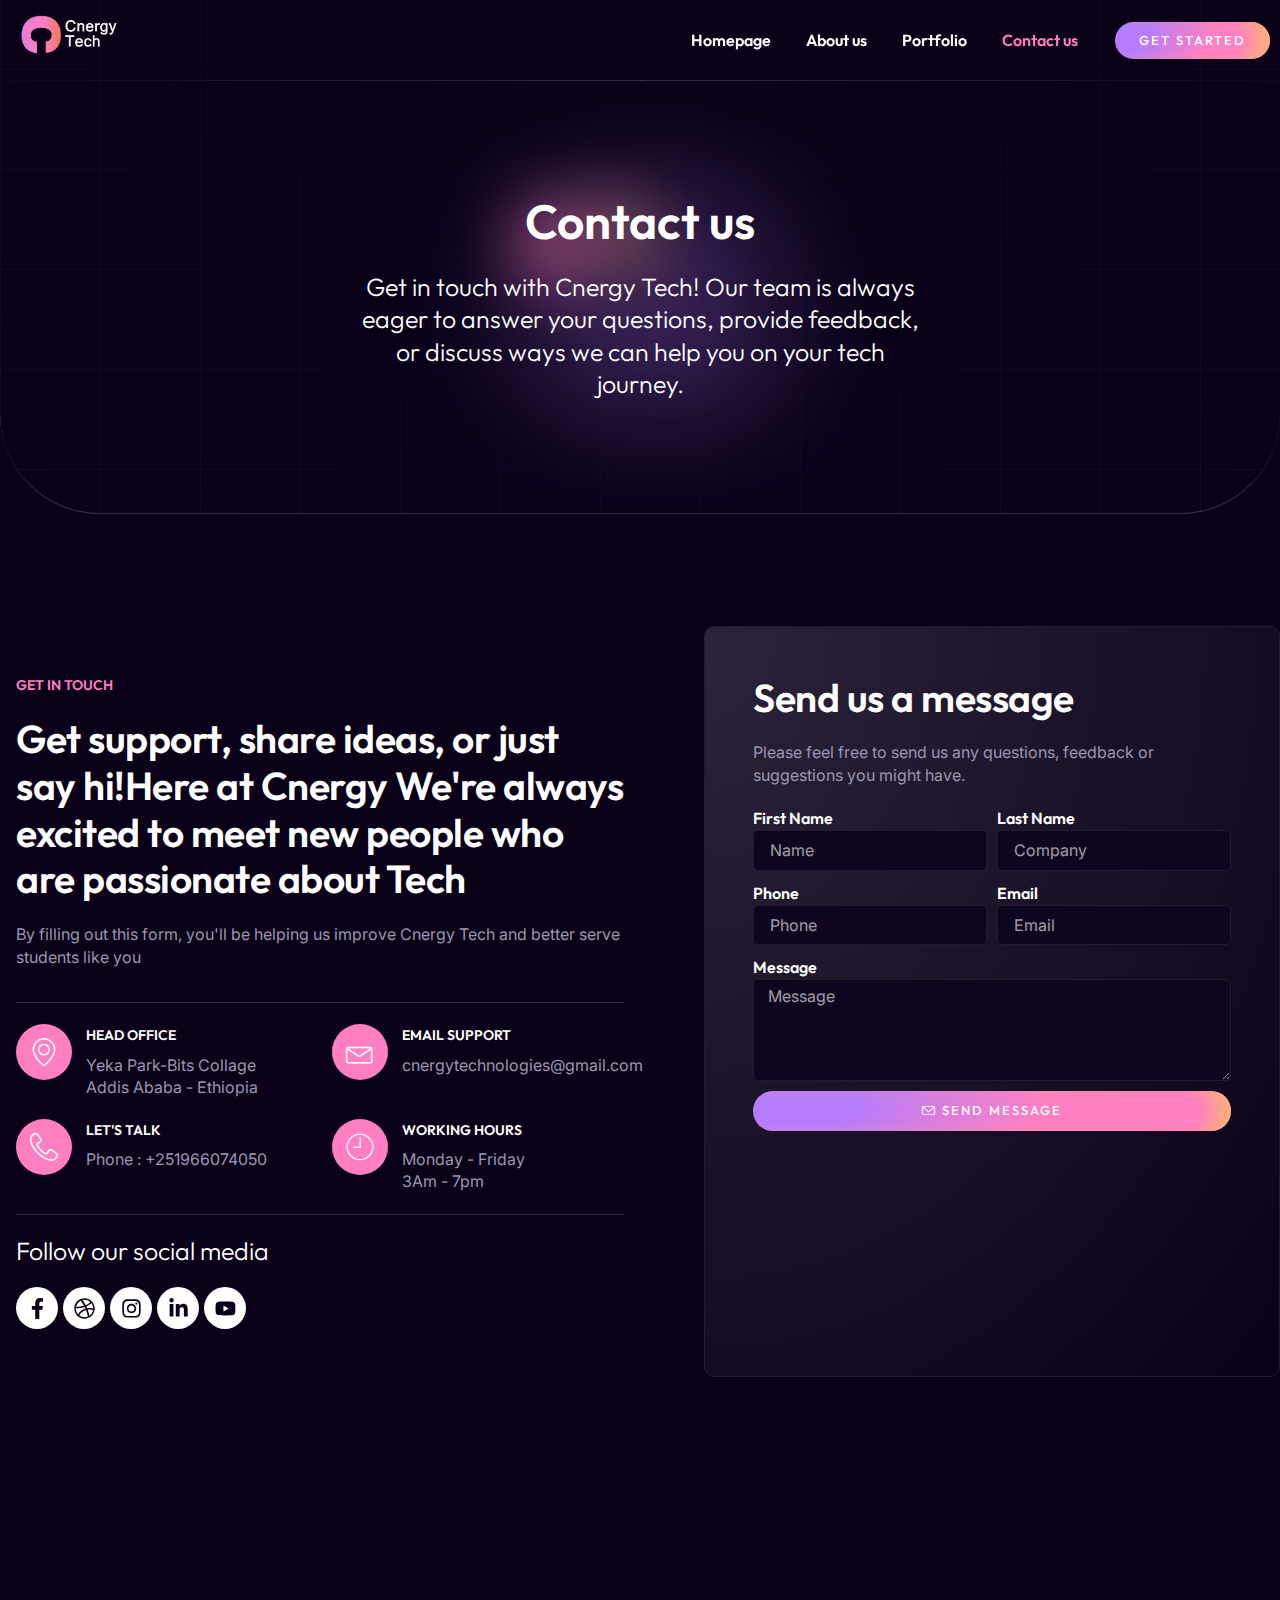
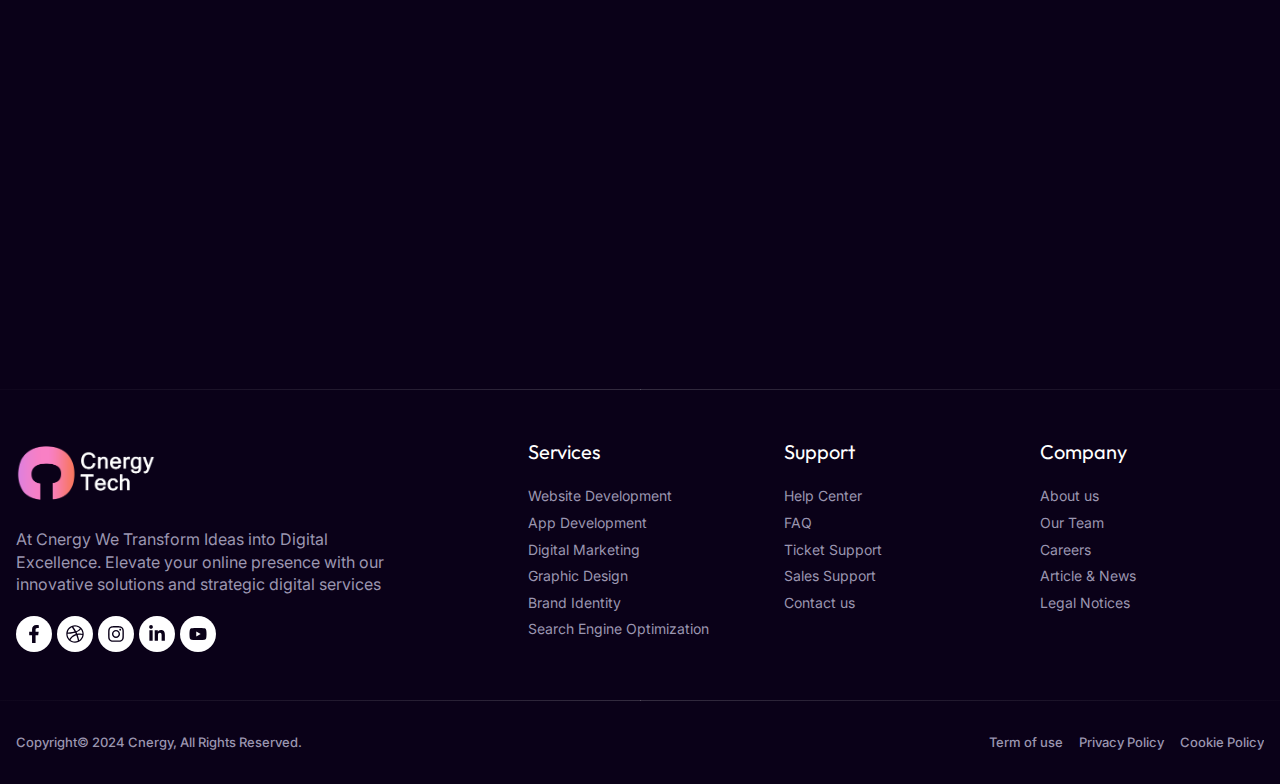
<file: digimax/template-kit/contact-us/index.html>
<!doctype html>
<html lang="en-US">

<!-- Mirrored from theme.creativemox.com/digimax/template-kit/contact-us/ by HTTrack Website Copier/3.x [XR&CO'2014], Sat, 28 Dec 2024 17:44:57 GMT -->
<!-- Added by HTTrack -->
<meta http-equiv="content-type" content="text/html;charset=UTF-8" /><!-- /Added by HTTrack -->

<head>
	<meta charset="UTF-8">
	<meta name="viewport" content="width=device-width, initial-scale=1">
	<link rel="profile" href="https://gmpg.org/xfn/11">
	<title>Contact us &#8211; Digimax</title>
	<meta name='robots' content='max-image-preview:large' />
	<style>
		img:is([sizes="auto" i], [sizes^="auto," i]) {
			contain-intrinsic-size: 3000px 1500px
		}
	</style>
	<link rel="alternate" type="application/rss+xml" title="Digimax &raquo; Feed" href="../../feed/index.html" />
	<link rel="alternate" type="application/rss+xml" title="Digimax &raquo; Comments Feed"
		href="../../comments/feed/index.html" />
	<script>
		window._wpemojiSettings = { "baseUrl": "https:\/\/s.w.org\/images\/core\/emoji\/15.0.3\/72x72\/", "ext": ".png", "svgUrl": "https:\/\/s.w.org\/images\/core\/emoji\/15.0.3\/svg\/", "svgExt": ".svg", "source": { "concatemoji": "https:\/\/theme.creativemox.com\/digimax\/wp-includes\/js\/wp-emoji-release.min.js?ver=6.7.1" } };
		/*! This file is auto-generated */
		!function (i, n) { var o, s, e; function c(e) { try { var t = { supportTests: e, timestamp: (new Date).valueOf() }; sessionStorage.setItem(o, JSON.stringify(t)) } catch (e) { } } function p(e, t, n) { e.clearRect(0, 0, e.canvas.width, e.canvas.height), e.fillText(t, 0, 0); var t = new Uint32Array(e.getImageData(0, 0, e.canvas.width, e.canvas.height).data), r = (e.clearRect(0, 0, e.canvas.width, e.canvas.height), e.fillText(n, 0, 0), new Uint32Array(e.getImageData(0, 0, e.canvas.width, e.canvas.height).data)); return t.every(function (e, t) { return e === r[t] }) } function u(e, t, n) { switch (t) { case "flag": return n(e, "\ud83c\udff3\ufe0f\u200d\u26a7\ufe0f", "\ud83c\udff3\ufe0f\u200b\u26a7\ufe0f") ? !1 : !n(e, "\ud83c\uddfa\ud83c\uddf3", "\ud83c\uddfa\u200b\ud83c\uddf3") && !n(e, "\ud83c\udff4\udb40\udc67\udb40\udc62\udb40\udc65\udb40\udc6e\udb40\udc67\udb40\udc7f", "\ud83c\udff4\u200b\udb40\udc67\u200b\udb40\udc62\u200b\udb40\udc65\u200b\udb40\udc6e\u200b\udb40\udc67\u200b\udb40\udc7f"); case "emoji": return !n(e, "\ud83d\udc26\u200d\u2b1b", "\ud83d\udc26\u200b\u2b1b") }return !1 } function f(e, t, n) { var r = "undefined" != typeof WorkerGlobalScope && self instanceof WorkerGlobalScope ? new OffscreenCanvas(300, 150) : i.createElement("canvas"), a = r.getContext("2d", { willReadFrequently: !0 }), o = (a.textBaseline = "top", a.font = "600 32px Arial", {}); return e.forEach(function (e) { o[e] = t(a, e, n) }), o } function t(e) { var t = i.createElement("script"); t.src = e, t.defer = !0, i.head.appendChild(t) } "undefined" != typeof Promise && (o = "wpEmojiSettingsSupports", s = ["flag", "emoji"], n.supports = { everything: !0, everythingExceptFlag: !0 }, e = new Promise(function (e) { i.addEventListener("DOMContentLoaded", e, { once: !0 }) }), new Promise(function (t) { var n = function () { try { var e = JSON.parse(sessionStorage.getItem(o)); if ("object" == typeof e && "number" == typeof e.timestamp && (new Date).valueOf() < e.timestamp + 604800 && "object" == typeof e.supportTests) return e.supportTests } catch (e) { } return null }(); if (!n) { if ("undefined" != typeof Worker && "undefined" != typeof OffscreenCanvas && "undefined" != typeof URL && URL.createObjectURL && "undefined" != typeof Blob) try { var e = "postMessage(" + f.toString() + "(" + [JSON.stringify(s), u.toString(), p.toString()].join(",") + "));", r = new Blob([e], { type: "text/javascript" }), a = new Worker(URL.createObjectURL(r), { name: "wpTestEmojiSupports" }); return void (a.onmessage = function (e) { c(n = e.data), a.terminate(), t(n) }) } catch (e) { } c(n = f(s, u, p)) } t(n) }).then(function (e) { for (var t in e) n.supports[t] = e[t], n.supports.everything = n.supports.everything && n.supports[t], "flag" !== t && (n.supports.everythingExceptFlag = n.supports.everythingExceptFlag && n.supports[t]); n.supports.everythingExceptFlag = n.supports.everythingExceptFlag && !n.supports.flag, n.DOMReady = !1, n.readyCallback = function () { n.DOMReady = !0 } }).then(function () { return e }).then(function () { var e; n.supports.everything || (n.readyCallback(), (e = n.source || {}).concatemoji ? t(e.concatemoji) : e.wpemoji && e.twemoji && (t(e.twemoji), t(e.wpemoji))) })) }((window, document), window._wpemojiSettings);
	</script>
	<style id='wp-emoji-styles-inline-css'>
		img.wp-smiley,
		img.emoji {
			display: inline !important;
			border: none !important;
			box-shadow: none !important;
			height: 1em !important;
			width: 1em !important;
			margin: 0 0.07em !important;
			vertical-align: -0.1em !important;
			background: none !important;
			padding: 0 !important;
		}
	</style>
	<style id='classic-theme-styles-inline-css'>
		/*! This file is auto-generated */
		.wp-block-button__link {
			color: #fff;
			background-color: #32373c;
			border-radius: 9999px;
			box-shadow: none;
			text-decoration: none;
			padding: calc(.667em + 2px) calc(1.333em + 2px);
			font-size: 1.125em
		}

		.wp-block-file__button {
			background: #32373c;
			color: #fff;
			text-decoration: none
		}
	</style>
	<style id='global-styles-inline-css'>
		:root {
			--wp--preset--aspect-ratio--square: 1;
			--wp--preset--aspect-ratio--4-3: 4/3;
			--wp--preset--aspect-ratio--3-4: 3/4;
			--wp--preset--aspect-ratio--3-2: 3/2;
			--wp--preset--aspect-ratio--2-3: 2/3;
			--wp--preset--aspect-ratio--16-9: 16/9;
			--wp--preset--aspect-ratio--9-16: 9/16;
			--wp--preset--color--black: #000000;
			--wp--preset--color--cyan-bluish-gray: #abb8c3;
			--wp--preset--color--white: #ffffff;
			--wp--preset--color--pale-pink: #f78da7;
			--wp--preset--color--vivid-red: #cf2e2e;
			--wp--preset--color--luminous-vivid-orange: #ff6900;
			--wp--preset--color--luminous-vivid-amber: #fcb900;
			--wp--preset--color--light-green-cyan: #7bdcb5;
			--wp--preset--color--vivid-green-cyan: #00d084;
			--wp--preset--color--pale-cyan-blue: #8ed1fc;
			--wp--preset--color--vivid-cyan-blue: #0693e3;
			--wp--preset--color--vivid-purple: #9b51e0;
			--wp--preset--gradient--vivid-cyan-blue-to-vivid-purple: linear-gradient(135deg, rgba(6, 147, 227, 1) 0%, rgb(155, 81, 224) 100%);
			--wp--preset--gradient--light-green-cyan-to-vivid-green-cyan: linear-gradient(135deg, rgb(122, 220, 180) 0%, rgb(0, 208, 130) 100%);
			--wp--preset--gradient--luminous-vivid-amber-to-luminous-vivid-orange: linear-gradient(135deg, rgba(252, 185, 0, 1) 0%, rgba(255, 105, 0, 1) 100%);
			--wp--preset--gradient--luminous-vivid-orange-to-vivid-red: linear-gradient(135deg, rgba(255, 105, 0, 1) 0%, rgb(207, 46, 46) 100%);
			--wp--preset--gradient--very-light-gray-to-cyan-bluish-gray: linear-gradient(135deg, rgb(238, 238, 238) 0%, rgb(169, 184, 195) 100%);
			--wp--preset--gradient--cool-to-warm-spectrum: linear-gradient(135deg, rgb(74, 234, 220) 0%, rgb(151, 120, 209) 20%, rgb(207, 42, 186) 40%, rgb(238, 44, 130) 60%, rgb(251, 105, 98) 80%, rgb(254, 248, 76) 100%);
			--wp--preset--gradient--blush-light-purple: linear-gradient(135deg, rgb(255, 206, 236) 0%, rgb(152, 150, 240) 100%);
			--wp--preset--gradient--blush-bordeaux: linear-gradient(135deg, rgb(254, 205, 165) 0%, rgb(254, 45, 45) 50%, rgb(107, 0, 62) 100%);
			--wp--preset--gradient--luminous-dusk: linear-gradient(135deg, rgb(255, 203, 112) 0%, rgb(199, 81, 192) 50%, rgb(65, 88, 208) 100%);
			--wp--preset--gradient--pale-ocean: linear-gradient(135deg, rgb(255, 245, 203) 0%, rgb(182, 227, 212) 50%, rgb(51, 167, 181) 100%);
			--wp--preset--gradient--electric-grass: linear-gradient(135deg, rgb(202, 248, 128) 0%, rgb(113, 206, 126) 100%);
			--wp--preset--gradient--midnight: linear-gradient(135deg, rgb(2, 3, 129) 0%, rgb(40, 116, 252) 100%);
			--wp--preset--font-size--small: 13px;
			--wp--preset--font-size--medium: 20px;
			--wp--preset--font-size--large: 36px;
			--wp--preset--font-size--x-large: 42px;
			--wp--preset--spacing--20: 0.44rem;
			--wp--preset--spacing--30: 0.67rem;
			--wp--preset--spacing--40: 1rem;
			--wp--preset--spacing--50: 1.5rem;
			--wp--preset--spacing--60: 2.25rem;
			--wp--preset--spacing--70: 3.38rem;
			--wp--preset--spacing--80: 5.06rem;
			--wp--preset--shadow--natural: 6px 6px 9px rgba(0, 0, 0, 0.2);
			--wp--preset--shadow--deep: 12px 12px 50px rgba(0, 0, 0, 0.4);
			--wp--preset--shadow--sharp: 6px 6px 0px rgba(0, 0, 0, 0.2);
			--wp--preset--shadow--outlined: 6px 6px 0px -3px rgba(255, 255, 255, 1), 6px 6px rgba(0, 0, 0, 1);
			--wp--preset--shadow--crisp: 6px 6px 0px rgba(0, 0, 0, 1);
		}

		:where(.is-layout-flex) {
			gap: 0.5em;
		}

		:where(.is-layout-grid) {
			gap: 0.5em;
		}

		body .is-layout-flex {
			display: flex;
		}

		.is-layout-flex {
			flex-wrap: wrap;
			align-items: center;
		}

		.is-layout-flex> :is(*, div) {
			margin: 0;
		}

		body .is-layout-grid {
			display: grid;
		}

		.is-layout-grid> :is(*, div) {
			margin: 0;
		}

		:where(.wp-block-columns.is-layout-flex) {
			gap: 2em;
		}

		:where(.wp-block-columns.is-layout-grid) {
			gap: 2em;
		}

		:where(.wp-block-post-template.is-layout-flex) {
			gap: 1.25em;
		}

		:where(.wp-block-post-template.is-layout-grid) {
			gap: 1.25em;
		}

		.has-black-color {
			color: var(--wp--preset--color--black) !important;
		}

		.has-cyan-bluish-gray-color {
			color: var(--wp--preset--color--cyan-bluish-gray) !important;
		}

		.has-white-color {
			color: var(--wp--preset--color--white) !important;
		}

		.has-pale-pink-color {
			color: var(--wp--preset--color--pale-pink) !important;
		}

		.has-vivid-red-color {
			color: var(--wp--preset--color--vivid-red) !important;
		}

		.has-luminous-vivid-orange-color {
			color: var(--wp--preset--color--luminous-vivid-orange) !important;
		}

		.has-luminous-vivid-amber-color {
			color: var(--wp--preset--color--luminous-vivid-amber) !important;
		}

		.has-light-green-cyan-color {
			color: var(--wp--preset--color--light-green-cyan) !important;
		}

		.has-vivid-green-cyan-color {
			color: var(--wp--preset--color--vivid-green-cyan) !important;
		}

		.has-pale-cyan-blue-color {
			color: var(--wp--preset--color--pale-cyan-blue) !important;
		}

		.has-vivid-cyan-blue-color {
			color: var(--wp--preset--color--vivid-cyan-blue) !important;
		}

		.has-vivid-purple-color {
			color: var(--wp--preset--color--vivid-purple) !important;
		}

		.has-black-background-color {
			background-color: var(--wp--preset--color--black) !important;
		}

		.has-cyan-bluish-gray-background-color {
			background-color: var(--wp--preset--color--cyan-bluish-gray) !important;
		}

		.has-white-background-color {
			background-color: var(--wp--preset--color--white) !important;
		}

		.has-pale-pink-background-color {
			background-color: var(--wp--preset--color--pale-pink) !important;
		}

		.has-vivid-red-background-color {
			background-color: var(--wp--preset--color--vivid-red) !important;
		}

		.has-luminous-vivid-orange-background-color {
			background-color: var(--wp--preset--color--luminous-vivid-orange) !important;
		}

		.has-luminous-vivid-amber-background-color {
			background-color: var(--wp--preset--color--luminous-vivid-amber) !important;
		}

		.has-light-green-cyan-background-color {
			background-color: var(--wp--preset--color--light-green-cyan) !important;
		}

		.has-vivid-green-cyan-background-color {
			background-color: var(--wp--preset--color--vivid-green-cyan) !important;
		}

		.has-pale-cyan-blue-background-color {
			background-color: var(--wp--preset--color--pale-cyan-blue) !important;
		}

		.has-vivid-cyan-blue-background-color {
			background-color: var(--wp--preset--color--vivid-cyan-blue) !important;
		}

		.has-vivid-purple-background-color {
			background-color: var(--wp--preset--color--vivid-purple) !important;
		}

		.has-black-border-color {
			border-color: var(--wp--preset--color--black) !important;
		}

		.has-cyan-bluish-gray-border-color {
			border-color: var(--wp--preset--color--cyan-bluish-gray) !important;
		}

		.has-white-border-color {
			border-color: var(--wp--preset--color--white) !important;
		}

		.has-pale-pink-border-color {
			border-color: var(--wp--preset--color--pale-pink) !important;
		}

		.has-vivid-red-border-color {
			border-color: var(--wp--preset--color--vivid-red) !important;
		}

		.has-luminous-vivid-orange-border-color {
			border-color: var(--wp--preset--color--luminous-vivid-orange) !important;
		}

		.has-luminous-vivid-amber-border-color {
			border-color: var(--wp--preset--color--luminous-vivid-amber) !important;
		}

		.has-light-green-cyan-border-color {
			border-color: var(--wp--preset--color--light-green-cyan) !important;
		}

		.has-vivid-green-cyan-border-color {
			border-color: var(--wp--preset--color--vivid-green-cyan) !important;
		}

		.has-pale-cyan-blue-border-color {
			border-color: var(--wp--preset--color--pale-cyan-blue) !important;
		}

		.has-vivid-cyan-blue-border-color {
			border-color: var(--wp--preset--color--vivid-cyan-blue) !important;
		}

		.has-vivid-purple-border-color {
			border-color: var(--wp--preset--color--vivid-purple) !important;
		}

		.has-vivid-cyan-blue-to-vivid-purple-gradient-background {
			background: var(--wp--preset--gradient--vivid-cyan-blue-to-vivid-purple) !important;
		}

		.has-light-green-cyan-to-vivid-green-cyan-gradient-background {
			background: var(--wp--preset--gradient--light-green-cyan-to-vivid-green-cyan) !important;
		}

		.has-luminous-vivid-amber-to-luminous-vivid-orange-gradient-background {
			background: var(--wp--preset--gradient--luminous-vivid-amber-to-luminous-vivid-orange) !important;
		}

		.has-luminous-vivid-orange-to-vivid-red-gradient-background {
			background: var(--wp--preset--gradient--luminous-vivid-orange-to-vivid-red) !important;
		}

		.has-very-light-gray-to-cyan-bluish-gray-gradient-background {
			background: var(--wp--preset--gradient--very-light-gray-to-cyan-bluish-gray) !important;
		}

		.has-cool-to-warm-spectrum-gradient-background {
			background: var(--wp--preset--gradient--cool-to-warm-spectrum) !important;
		}

		.has-blush-light-purple-gradient-background {
			background: var(--wp--preset--gradient--blush-light-purple) !important;
		}

		.has-blush-bordeaux-gradient-background {
			background: var(--wp--preset--gradient--blush-bordeaux) !important;
		}

		.has-luminous-dusk-gradient-background {
			background: var(--wp--preset--gradient--luminous-dusk) !important;
		}

		.has-pale-ocean-gradient-background {
			background: var(--wp--preset--gradient--pale-ocean) !important;
		}

		.has-electric-grass-gradient-background {
			background: var(--wp--preset--gradient--electric-grass) !important;
		}

		.has-midnight-gradient-background {
			background: var(--wp--preset--gradient--midnight) !important;
		}

		.has-small-font-size {
			font-size: var(--wp--preset--font-size--small) !important;
		}

		.has-medium-font-size {
			font-size: var(--wp--preset--font-size--medium) !important;
		}

		.has-large-font-size {
			font-size: var(--wp--preset--font-size--large) !important;
		}

		.has-x-large-font-size {
			font-size: var(--wp--preset--font-size--x-large) !important;
		}

		:where(.wp-block-post-template.is-layout-flex) {
			gap: 1.25em;
		}

		:where(.wp-block-post-template.is-layout-grid) {
			gap: 1.25em;
		}

		:where(.wp-block-columns.is-layout-flex) {
			gap: 2em;
		}

		:where(.wp-block-columns.is-layout-grid) {
			gap: 2em;
		}

		:root :where(.wp-block-pullquote) {
			font-size: 1.5em;
			line-height: 1.6;
		}
	</style>
	<link rel='stylesheet' id='template-kit-export-css'
		href='../../wp-content/plugins/template-kit-export/assets/public/template-kit-export-public982a.css?ver=1.0.23'
		media='all' />
	<link rel='stylesheet' id='hello-elementor-css'
		href='../../wp-content/themes/hello-elementor/style.min41fe.css?ver=3.0.1' media='all' />
	<link rel='stylesheet' id='hello-elementor-theme-style-css'
		href='../../wp-content/themes/hello-elementor/theme.min41fe.css?ver=3.0.1' media='all' />
	<link rel='stylesheet' id='hello-elementor-header-footer-css'
		href='../../wp-content/themes/hello-elementor/header-footer.min41fe.css?ver=3.0.1' media='all' />
	<link rel='stylesheet' id='elementor-frontend-css'
		href='../../wp-content/plugins/elementor/assets/css/frontend.min5422.css?ver=3.25.9' media='all' />
	<link rel='stylesheet' id='elementor-post-7-css'
		href='../../wp-content/uploads/sites/7/elementor/css/post-729bb.css?ver=1732641752' media='all' />
	<link rel='stylesheet' id='widget-image-css'
		href='../../wp-content/plugins/elementor/assets/css/widget-image.min5422.css?ver=3.25.9' media='all' />
	<link rel='stylesheet' id='widget-nav-menu-css'
		href='../../wp-content/plugins/elementor-pro/assets/css/widget-nav-menu.min81e1.css?ver=3.24.2' media='all' />
	<link rel='stylesheet' id='widget-divider-css'
		href='../../wp-content/plugins/elementor/assets/css/widget-divider.min5422.css?ver=3.25.9' media='all' />
	<link rel='stylesheet' id='widget-heading-css'
		href='../../wp-content/plugins/elementor/assets/css/widget-heading.min5422.css?ver=3.25.9' media='all' />
	<link rel='stylesheet' id='e-animation-pop-css'
		href='../../wp-content/plugins/elementor/assets/lib/animations/styles/e-animation-pop.min5422.css?ver=3.25.9'
		media='all' />
	<link rel='stylesheet' id='widget-social-icons-css'
		href='../../wp-content/plugins/elementor/assets/css/widget-social-icons.min5422.css?ver=3.25.9' media='all' />
	<link rel='stylesheet' id='e-apple-webkit-css'
		href='../../wp-content/plugins/elementor/assets/css/conditionals/apple-webkit.min5422.css?ver=3.25.9'
		media='all' />
	<link rel='stylesheet' id='widget-icon-list-css'
		href='../../wp-content/plugins/elementor/assets/css/widget-icon-list.min5422.css?ver=3.25.9' media='all' />
	<link rel='stylesheet' id='swiper-css'
		href='../../wp-content/plugins/elementor/assets/lib/swiper/v8/css/swiper.min94a4.css?ver=8.4.5' media='all' />
	<link rel='stylesheet' id='e-swiper-css'
		href='../../wp-content/plugins/elementor/assets/css/conditionals/e-swiper.min5422.css?ver=3.25.9' media='all' />
	<link rel='stylesheet' id='elementor-pro-css'
		href='../../wp-content/plugins/elementor-pro/assets/css/frontend.min81e1.css?ver=3.24.2' media='all' />
	<link rel='stylesheet' id='e-animation-fadeInDown-css'
		href='../../wp-content/plugins/elementor/assets/lib/animations/styles/fadeInDown.min5422.css?ver=3.25.9'
		media='all' />
	<link rel='stylesheet' id='e-animation-fadeInUp-css'
		href='../../wp-content/plugins/elementor/assets/lib/animations/styles/fadeInUp.min5422.css?ver=3.25.9'
		media='all' />
	<link rel='stylesheet' id='widget-text-editor-css'
		href='../../wp-content/plugins/elementor/assets/css/widget-text-editor.min5422.css?ver=3.25.9' media='all' />
	<link rel='stylesheet' id='widget-icon-box-css'
		href='../../wp-content/plugins/elementor/assets/css/widget-icon-box.min5422.css?ver=3.25.9' media='all' />
	<link rel='stylesheet' id='e-animation-fadeInLeft-css'
		href='../../wp-content/plugins/elementor/assets/lib/animations/styles/fadeInLeft.min5422.css?ver=3.25.9'
		media='all' />
	<link rel='stylesheet' id='widget-forms-css'
		href='../../wp-content/plugins/elementor-pro/assets/css/widget-forms.min81e1.css?ver=3.24.2' media='all' />
	<link rel='stylesheet' id='flatpickr-css'
		href='../../wp-content/plugins/elementor/assets/lib/flatpickr/flatpickr.mineda1.css?ver=4.1.4' media='all' />
	<link rel='stylesheet' id='e-animation-fadeInRight-css'
		href='../../wp-content/plugins/elementor/assets/lib/animations/styles/fadeInRight.min5422.css?ver=3.25.9'
		media='all' />
	<link rel='stylesheet' id='widget-google_maps-css'
		href='../../wp-content/plugins/elementor/assets/css/widget-google_maps.min5422.css?ver=3.25.9' media='all' />
	<link rel='stylesheet' id='e-animation-fadeIn-css'
		href='../../wp-content/plugins/elementor/assets/lib/animations/styles/fadeIn.min5422.css?ver=3.25.9'
		media='all' />
	<link rel='stylesheet' id='elementor-post-193-css'
		href='../../wp-content/uploads/sites/7/elementor/css/post-193b651.css?ver=1732642975' media='all' />
	<link rel='stylesheet' id='elementor-post-50-css'
		href='../../wp-content/uploads/sites/7/elementor/css/post-5029bb.css?ver=1732641752' media='all' />
	<link rel='stylesheet' id='elementor-post-76-css'
		href='../../wp-content/uploads/sites/7/elementor/css/post-7629bb.css?ver=1732641752' media='all' />
	<link rel='stylesheet' id='elementor-icons-ekiticons-css'
		href='../../wp-content/plugins/elementskit-lite/modules/elementskit-icon-pack/assets/css/ekiticonsd617.css?ver=3.3.2'
		media='all' />
	<link rel='stylesheet' id='skb-cife-brands_icon-css'
		href='../../wp-content/plugins/skyboot-custom-icons-for-elementor/assets/css/icomoon_brandsce14.css?ver=1.0.8'
		media='all' />
	<link rel='stylesheet' id='skb-cife-devicons_icon-css'
		href='../../wp-content/plugins/skyboot-custom-icons-for-elementor/assets/css/devicons.mince14.css?ver=1.0.8'
		media='all' />
	<link rel='stylesheet' id='skb-cife-elegant_icon-css'
		href='../../wp-content/plugins/skyboot-custom-icons-for-elementor/assets/css/elegantce14.css?ver=1.0.8'
		media='all' />
	<link rel='stylesheet' id='skb-cife-elusive_icon-css'
		href='../../wp-content/plugins/skyboot-custom-icons-for-elementor/assets/css/elusive-icons.mince14.css?ver=1.0.8'
		media='all' />
	<link rel='stylesheet' id='skb-cife-icofont_icon-css'
		href='../../wp-content/plugins/skyboot-custom-icons-for-elementor/assets/css/icofont.mince14.css?ver=1.0.8'
		media='all' />
	<link rel='stylesheet' id='skb-cife-icomoon_icon-css'
		href='../../wp-content/plugins/skyboot-custom-icons-for-elementor/assets/css/icomoonce14.css?ver=1.0.8'
		media='all' />
	<link rel='stylesheet' id='skb-cife-iconic_icon-css'
		href='../../wp-content/plugins/skyboot-custom-icons-for-elementor/assets/css/iconicce14.css?ver=1.0.8'
		media='all' />
	<link rel='stylesheet' id='skb-cife-ion_icon-css'
		href='../../wp-content/plugins/skyboot-custom-icons-for-elementor/assets/css/ionicons.mince14.css?ver=1.0.8'
		media='all' />
	<link rel='stylesheet' id='skb-cife-linearicons_icon-css'
		href='../../wp-content/plugins/skyboot-custom-icons-for-elementor/assets/css/lineariconsce14.css?ver=1.0.8'
		media='all' />
	<link rel='stylesheet' id='skb-cife-lineawesome_icon-css'
		href='../../wp-content/plugins/skyboot-custom-icons-for-elementor/assets/css/line-awesome.mince14.css?ver=1.0.8'
		media='all' />
	<link rel='stylesheet' id='skb-cife-line_icon-css'
		href='../../wp-content/plugins/skyboot-custom-icons-for-elementor/assets/css/lineiconsce14.css?ver=1.0.8'
		media='all' />
	<link rel='stylesheet' id='skb-cife-materialdesign_icon-css'
		href='../../wp-content/plugins/skyboot-custom-icons-for-elementor/assets/css/materialdesignicons.mince14.css?ver=1.0.8'
		media='all' />
	<link rel='stylesheet' id='skb-cife-open_iconic-css'
		href='../../wp-content/plugins/skyboot-custom-icons-for-elementor/assets/css/open-iconicce14.css?ver=1.0.8'
		media='all' />
	<link rel='stylesheet' id='skb-cife-simpleline_icon-css'
		href='../../wp-content/plugins/skyboot-custom-icons-for-elementor/assets/css/simple-line-iconsce14.css?ver=1.0.8'
		media='all' />
	<link rel='stylesheet' id='skb-cife-themify_icon-css'
		href='../../wp-content/plugins/skyboot-custom-icons-for-elementor/assets/css/themifyce14.css?ver=1.0.8'
		media='all' />
	<link rel='stylesheet' id='ekit-widget-styles-css'
		href='../../wp-content/plugins/elementskit-lite/widgets/init/assets/css/widget-stylesd617.css?ver=3.3.2'
		media='all' />
	<link rel='stylesheet' id='ekit-responsive-css'
		href='../../wp-content/plugins/elementskit-lite/widgets/init/assets/css/responsived617.css?ver=3.3.2'
		media='all' />
	<link rel='stylesheet' id='google-fonts-1-css'
		href='https://fonts.googleapis.com/css?family=Outfit%3A100%2C100italic%2C200%2C200italic%2C300%2C300italic%2C400%2C400italic%2C500%2C500italic%2C600%2C600italic%2C700%2C700italic%2C800%2C800italic%2C900%2C900italic%7CInter%3A100%2C100italic%2C200%2C200italic%2C300%2C300italic%2C400%2C400italic%2C500%2C500italic%2C600%2C600italic%2C700%2C700italic%2C800%2C800italic%2C900%2C900italic&amp;display=auto&amp;ver=6.7.1'
		media='all' />
	<link rel='stylesheet' id='elementor-icons-skb_cife-linearicons-icon-css'
		href='../../wp-content/plugins/skyboot-custom-icons-for-elementor/assets/css/lineariconsce14.css?ver=1.0.8'
		media='all' />
	<link rel='stylesheet' id='elementor-icons-skb_cife-simple_line-icon-css'
		href='../../wp-content/plugins/skyboot-custom-icons-for-elementor/assets/css/simple-line-iconsce14.css?ver=1.0.8'
		media='all' />
	<link rel='stylesheet' id='elementor-icons-skb_cife-themify-icon-css'
		href='../../wp-content/plugins/skyboot-custom-icons-for-elementor/assets/css/themifyce14.css?ver=1.0.8'
		media='all' />
	<link rel="preconnect" href="https://fonts.gstatic.com/" crossorigin>
	<script src="../../wp-includes/js/jquery/jquery.minf43b.js?ver=3.7.1" id="jquery-core-js"></script>
	<script src="../../wp-includes/js/jquery/jquery-migrate.min5589.js?ver=3.4.1" id="jquery-migrate-js"></script>
	<script
		src="../../wp-content/plugins/template-kit-export/assets/public/template-kit-export-public982a.js?ver=1.0.23"
		id="template-kit-export-js"></script>
	<link rel="https://api.w.org/" href="../../wp-json/index.html" />
	<link rel="EditURI" type="application/rsd+xml" title="RSD" href="../../xmlrpc0db0.php?rsd" />
	<meta name="generator" content="WordPress 6.7.1" />
	<link rel="canonical" href="index.html" />
	<link rel='shortlink' href='../../index28c5.html?p=193' />
	<link rel="alternate" title="oEmbed (JSON)" type="application/json+oembed"
		href="../../wp-json/oembed/1.0/embedbead.json?url=https%3A%2F%2Ftheme.creativemox.com%2Fdigimax%2Ftemplate-kit%2Fcontact-us%2F" />
	<link rel="alternate" title="oEmbed (XML)" type="text/xml+oembed"
		href="../../wp-json/oembed/1.0/embedcbcc?url=https%3A%2F%2Ftheme.creativemox.com%2Fdigimax%2Ftemplate-kit%2Fcontact-us%2F&amp;format=xml" />
	<meta name="generator"
		content="Elementor 3.25.9; features: e_font_icon_svg, additional_custom_breakpoints, e_optimized_control_loading; settings: css_print_method-external, google_font-enabled, font_display-auto">
	<style>
		.e-con.e-parent:nth-of-type(n+4):not(.e-lazyloaded):not(.e-no-lazyload),
		.e-con.e-parent:nth-of-type(n+4):not(.e-lazyloaded):not(.e-no-lazyload) * {
			background-image: none !important;
		}

		@media screen and (max-height: 1024px) {

			.e-con.e-parent:nth-of-type(n+3):not(.e-lazyloaded):not(.e-no-lazyload),
			.e-con.e-parent:nth-of-type(n+3):not(.e-lazyloaded):not(.e-no-lazyload) * {
				background-image: none !important;
			}
		}

		@media screen and (max-height: 640px) {

			.e-con.e-parent:nth-of-type(n+2):not(.e-lazyloaded):not(.e-no-lazyload),
			.e-con.e-parent:nth-of-type(n+2):not(.e-lazyloaded):not(.e-no-lazyload) * {
				background-image: none !important;
			}
		}
	</style>
</head>

<body
	class="envato_tk_templates-template envato_tk_templates-template-elementor_header_footer single single-envato_tk_templates postid-193 elementor-default elementor-template-full-width elementor-kit-7 elementor-page elementor-page-193">


	<a class="skip-link screen-reader-text" href="#content">Skip to content</a>

	<div data-elementor-type="header" data-elementor-id="50" class="elementor elementor-50 elementor-location-header"
		data-elementor-post-type="elementor_library">
		<div class="elementor-element elementor-element-41f876a e-flex e-con-boxed e-con e-parent" data-id="41f876a"
			data-element_type="container"
			data-settings="{&quot;background_background&quot;:&quot;classic&quot;,&quot;background_motion_fx_motion_fx_scrolling&quot;:&quot;yes&quot;,&quot;background_motion_fx_opacity_effect&quot;:&quot;yes&quot;,&quot;background_motion_fx_opacity_range&quot;:{&quot;unit&quot;:&quot;%&quot;,&quot;size&quot;:&quot;&quot;,&quot;sizes&quot;:{&quot;start&quot;:100,&quot;end&quot;:100}},&quot;sticky&quot;:&quot;top&quot;,&quot;background_motion_fx_opacity_direction&quot;:&quot;out-in&quot;,&quot;background_motion_fx_opacity_level&quot;:{&quot;unit&quot;:&quot;px&quot;,&quot;size&quot;:10,&quot;sizes&quot;:[]},&quot;background_motion_fx_devices&quot;:[&quot;desktop&quot;,&quot;tablet&quot;,&quot;mobile&quot;],&quot;sticky_on&quot;:[&quot;desktop&quot;,&quot;tablet&quot;,&quot;mobile&quot;],&quot;sticky_offset&quot;:0,&quot;sticky_effects_offset&quot;:0}">
			<div class="e-con-inner">
				<div class="elementor-element elementor-element-06ff044 e-flex e-con-boxed e-con e-child"
					data-id="06ff044" data-element_type="container"
					data-settings="{&quot;background_background&quot;:&quot;classic&quot;}">
					<div class="e-con-inner">
						<div class="elementor-element elementor-element-0ebad88 e-con-full e-flex e-con e-child"
							data-id="0ebad88" data-element_type="container">
							<div class="elementor-element elementor-element-e1b46c3 elementor-widget elementor-widget-image"
								data-id="e1b46c3" data-element_type="widget" data-widget_type="image.default">
								<div class="elementor-widget-container">
									<a href="../../index.html">
										<img src="../contact-us/newsics.png"
											title="logo_digimax" alt="logo_digimax" loading="lazy" /> </a>
								</div>
							</div>
						</div>
						<div class="elementor-element elementor-element-15566d1 e-con-full e-flex e-con e-child"
							data-id="15566d1" data-element_type="container">
							<div class="elementor-element elementor-element-84cc3d5 elementor-nav-menu--stretch elementor-nav-menu--dropdown-tablet elementor-nav-menu__text-align-aside elementor-nav-menu--toggle elementor-nav-menu--burger elementor-widget elementor-widget-nav-menu"
								data-id="84cc3d5" data-element_type="widget"
								data-settings="{&quot;submenu_icon&quot;:{&quot;value&quot;:&quot;&lt;svg class=\&quot;e-font-icon-svg e-fas-angle-down\&quot; viewBox=\&quot;0 0 320 512\&quot; xmlns=\&quot;http:\/\/www.w3.org\/2000\/svg\&quot;&gt;&lt;path d=\&quot;M143 352.3L7 216.3c-9.4-9.4-9.4-24.6 0-33.9l22.6-22.6c9.4-9.4 24.6-9.4 33.9 0l96.4 96.4 96.4-96.4c9.4-9.4 24.6-9.4 33.9 0l22.6 22.6c9.4 9.4 9.4 24.6 0 33.9l-136 136c-9.2 9.4-24.4 9.4-33.8 0z\&quot;&gt;&lt;\/path&gt;&lt;\/svg&gt;&quot;,&quot;library&quot;:&quot;fa-solid&quot;},&quot;full_width&quot;:&quot;stretch&quot;,&quot;layout&quot;:&quot;horizontal&quot;,&quot;toggle&quot;:&quot;burger&quot;}"
								data-widget_type="nav-menu.default">
								<div class="elementor-widget-container">
									<nav aria-label="Menu"
										class="elementor-nav-menu--main elementor-nav-menu__container elementor-nav-menu--layout-horizontal e--pointer-none">
										<ul id="menu-1-84cc3d5" class="elementor-nav-menu">
											<li
												class="menu-item menu-item-type-custom menu-item-object-custom menu-item-32">
												<a href="../homepage/index.html" class="elementor-item">Homepage</a>
											</li>
											<li
												class="menu-item menu-item-type-custom menu-item-object-custom menu-item-33">
												<a href="../about-us/index.html" class="elementor-item">About us</a>
											</li>
											<li
												class="menu-item menu-item-type-custom menu-item-object-custom menu-item-has-children menu-item-35">
												<!-- <a href="../services/index.html" class="elementor-item">Services</a> -->
												<ul class="sub-menu elementor-nav-menu--dropdown">
													<li
														class="menu-item menu-item-type-custom menu-item-object-custom menu-item-36">
														<a href="../pricing-plan/index.html"
															class="elementor-sub-item">Pricing plan</a></li>
													<li
														class="menu-item menu-item-type-custom menu-item-object-custom menu-item-37">
														<a href="../single-service/index.html"
															class="elementor-sub-item">Detail Service</a></li>
												</ul>
											</li>
											<li
												class="menu-item menu-item-type-custom menu-item-object-custom menu-item-38">
												<a href="../portfolio/index.html" class="elementor-item">Portfolio</a>
											</li>
											<li
												class="menu-item menu-item-type-custom menu-item-object-custom current-menu-item menu-item-39">
												<a href="index.html" aria-current="page"
													class="elementor-item elementor-item-active">Contact us</a></li>
											<!-- <li
												class="menu-item menu-item-type-custom menu-item-object-custom menu-item-has-children menu-item-44">
												<a href="#" class="elementor-item elementor-item-anchor">Pages</a> -->
												<ul class="sub-menu elementor-nav-menu--dropdown">
													<li
														class="menu-item menu-item-type-custom menu-item-object-custom menu-item-34">
														<a href="../our-team/index.html"
															class="elementor-sub-item">Team</a></li>
													<li
														class="menu-item menu-item-type-custom menu-item-object-custom menu-item-40">
														<a href="../faq/index.html" class="elementor-sub-item">FAQ</a>
													</li>
													<li
														class="menu-item menu-item-type-custom menu-item-object-custom menu-item-41">
														<a href="../../index795e.html?elementor_library=digimax-archive-blog"
															class="elementor-sub-item">Blog Archive</a></li>
													<li
														class="menu-item menu-item-type-custom menu-item-object-custom menu-item-42">
														<a href="../../2024/01/19/mastering-seo-in-2024-a-comprehensive-guide-by-digimaxs-digital-wizards/index.html"
															class="elementor-sub-item">Single Post</a></li>
													<li
														class="menu-item menu-item-type-custom menu-item-object-custom menu-item-43">
														<a href="../../indexf196.html?elementor_library=digimax-error-404"
															class="elementor-sub-item">Error 404</a></li>
												</ul>
											</li>
										</ul>
									</nav>
									<div class="elementor-menu-toggle" role="button" tabindex="0"
										aria-label="Menu Toggle" aria-expanded="false">
										<i aria-hidden="true" role="presentation"
											class="elementor-menu-toggle__icon--open  ti-menu"></i><i aria-hidden="true"
											role="presentation"
											class="elementor-menu-toggle__icon--close  ti-close"></i> <span
											class="elementor-screen-only">Menu</span>
									</div>
									<nav class="elementor-nav-menu--dropdown elementor-nav-menu__container"
										aria-hidden="true">
										<ul id="menu-2-84cc3d5" class="elementor-nav-menu">
											<li
												class="menu-item menu-item-type-custom menu-item-object-custom menu-item-32">
												<a href="../homepage/index.html" class="elementor-item"
													tabindex="-1">Homepage</a></li>
											<li
												class="menu-item menu-item-type-custom menu-item-object-custom menu-item-33">
												<a href="../about-us/index.html" class="elementor-item"
													tabindex="-1">About us</a></li>
											<!-- <li
												class="menu-item menu-item-type-custom menu-item-object-custom menu-item-has-children menu-item-35">
												<a href="../services/index.html" class="elementor-item"
													tabindex="-1">Services</a> -->
												<ul class="sub-menu elementor-nav-menu--dropdown">
													<li
														class="menu-item menu-item-type-custom menu-item-object-custom menu-item-36">
														<a href="../pricing-plan/index.html" class="elementor-sub-item"
															tabindex="-1">Pricing plan</a></li>
													<li
														class="menu-item menu-item-type-custom menu-item-object-custom menu-item-37">
														<a href="../single-service/index.html"
															class="elementor-sub-item" tabindex="-1">Detail Service</a>
													</li>
												</ul>
											</li>
											<li
												class="menu-item menu-item-type-custom menu-item-object-custom menu-item-38">
												<a href="../portfolio/index.html" class="elementor-item"
													tabindex="-1">Portfolio</a></li>
											<li
												class="menu-item menu-item-type-custom menu-item-object-custom current-menu-item menu-item-39">
												<a href="index.html" aria-current="page"
													class="elementor-item elementor-item-active" tabindex="-1">Contact
													us</a></li>
											<!-- <li
												class="menu-item menu-item-type-custom menu-item-object-custom menu-item-has-children menu-item-44">
												<a href="#" class="elementor-item elementor-item-anchor"
													tabindex="-1">Pages</a> -->
												<ul class="sub-menu elementor-nav-menu--dropdown">
													<li
														class="menu-item menu-item-type-custom menu-item-object-custom menu-item-34">
														<a href="../our-team/index.html" class="elementor-sub-item"
															tabindex="-1">Team</a></li>
													<li
														class="menu-item menu-item-type-custom menu-item-object-custom menu-item-40">
														<a href="../faq/index.html" class="elementor-sub-item"
															tabindex="-1">FAQ</a></li>
													<li
														class="menu-item menu-item-type-custom menu-item-object-custom menu-item-41">
														<a href="../../index795e.html?elementor_library=digimax-archive-blog"
															class="elementor-sub-item" tabindex="-1">Blog Archive</a>
													</li>
													<li
														class="menu-item menu-item-type-custom menu-item-object-custom menu-item-42">
														<a href="../../2024/01/19/mastering-seo-in-2024-a-comprehensive-guide-by-digimaxs-digital-wizards/index.html"
															class="elementor-sub-item" tabindex="-1">Single Post</a>
													</li>
													<li
														class="menu-item menu-item-type-custom menu-item-object-custom menu-item-43">
														<a href="../../indexf196.html?elementor_library=digimax-error-404"
															class="elementor-sub-item" tabindex="-1">Error 404</a></li>
												</ul>
											</li>
										</ul>
									</nav>
								</div>
							</div>
							<div class="elementor-element elementor-element-8ab689a elementor-hidden-mobile elementor-widget elementor-widget-button"
								data-id="8ab689a" data-element_type="widget" data-widget_type="button.default">
								<div class="elementor-widget-container">
									<div class="elementor-button-wrapper">
										<a class="elementor-button elementor-button-link elementor-size-sm" href="#">
											<span class="elementor-button-content-wrapper">
												<span class="elementor-button-text">Get Started</span>
											</span>
										</a>
									</div>
								</div>
							</div>
						</div>
					</div>
				</div>
				<div class="elementor-element elementor-element-ea830fd elementor-widget-divider--view-line elementor-widget elementor-widget-divider"
					data-id="ea830fd" data-element_type="widget" data-widget_type="divider.default">
					<div class="elementor-widget-container">
						<div class="elementor-divider">
							<span class="elementor-divider-separator">
							</span>
						</div>
					</div>
				</div>
			</div>
		</div>
	</div>
	<div data-elementor-type="wp-post" data-elementor-id="193" class="elementor elementor-193"
		data-elementor-post-type="envato_tk_templates">
		<div class="elementor-element elementor-element-0c2ee5f e-flex e-con-boxed e-con e-parent" data-id="0c2ee5f"
			data-element_type="container" data-settings="{&quot;background_background&quot;:&quot;classic&quot;}">
			<div class="e-con-inner">
				<div class="elementor-element elementor-element-5773a0b e-flex e-con-boxed e-con e-child"
					data-id="5773a0b" data-element_type="container"
					data-settings="{&quot;background_background&quot;:&quot;classic&quot;}">
					<div class="e-con-inner">
						<div class="elementor-element elementor-element-05c7d8b elementor-invisible elementor-widget elementor-widget-heading"
							data-id="05c7d8b" data-element_type="widget"
							data-settings="{&quot;_animation&quot;:&quot;fadeInDown&quot;,&quot;_animation_delay&quot;:200}"
							data-widget_type="heading.default">
							<div class="elementor-widget-container">
								<h1 class="elementor-heading-title elementor-size-default">Contact us</h1>
							</div>
						</div>
						<div class="elementor-element elementor-element-4433002 elementor-invisible elementor-widget elementor-widget-heading"
							data-id="4433002" data-element_type="widget"
							data-settings="{&quot;_animation&quot;:&quot;fadeInUp&quot;,&quot;_animation_delay&quot;:300}"
							data-widget_type="heading.default">
							<div class="elementor-widget-container">
								<h4 class="elementor-heading-title elementor-size-default">Get in touch with Cnergy Tech! Our team is always eager to answer your questions, provide feedback, or
								discuss ways we can help you on your tech journey.
								</h4>
							</div>
						</div>
					</div>
				</div>
			</div>
		</div>
		<div class="elementor-element elementor-element-35f13b4 e-flex e-con-boxed e-con e-parent" data-id="35f13b4"
			data-element_type="container">
			<div class="e-con-inner">
				<div class="elementor-element elementor-element-4d7f2e0 e-con-full e-flex elementor-invisible e-con e-child"
					data-id="4d7f2e0" data-element_type="container"
					data-settings="{&quot;animation&quot;:&quot;fadeInLeft&quot;}">
					<div class="elementor-element elementor-element-36c3541 elementor-widget elementor-widget-heading"
						data-id="36c3541" data-element_type="widget" data-widget_type="heading.default">
						<div class="elementor-widget-container">
							<h6 class="elementor-heading-title elementor-size-default">Get in touch</h6>
						</div>
					</div>
					<div class="elementor-element elementor-element-f77c59f elementor-widget elementor-widget-heading"
						data-id="f77c59f" data-element_type="widget" data-widget_type="heading.default">
						<div class="elementor-widget-container">
							<h2 class="elementor-heading-title elementor-size-default">Get support, share ideas, or just say hi!Here at Cnergy We're always excited to meet new people who are passionate about Tech
							 </h2>
						</div>
					</div>
					<div class="elementor-element elementor-element-5238bbd elementor-widget elementor-widget-text-editor"
						data-id="5238bbd" data-element_type="widget" data-widget_type="text-editor.default">
						<div class="elementor-widget-container">
							<p>By filling out this form, you'll be helping us improve Cnergy Tech and better serve students like you</p>
						</div>
					</div>
					<div class="elementor-element elementor-element-2ffbff9 e-flex e-con-boxed e-con e-child"
						data-id="2ffbff9" data-element_type="container">
						<div class="e-con-inner">
							<div class="elementor-element elementor-element-94a7887 elementor-view-stacked elementor-position-left elementor-mobile-position-left elementor-widget__width-initial elementor-widget-tablet__width-inherit elementor-shape-circle elementor-vertical-align-top elementor-widget elementor-widget-icon-box"
								data-id="94a7887" data-element_type="widget" data-widget_type="icon-box.default">
								<div class="elementor-widget-container">
									<div class="elementor-icon-box-wrapper">

										<div class="elementor-icon-box-icon">
											<span class="elementor-icon elementor-animation-">
												<i aria-hidden="true" class="icon icon-map-marker1"></i> </span>
										</div>

										<div class="elementor-icon-box-content">

											<div class="elementor-icon-box-title">
												<span>
													Head Office </span>
											</div>

											<p class="elementor-icon-box-description">
												Yeka Park-Bits Collage </br>
												Addis Ababa - Ethiopia </p>

										</div>

									</div>
								</div>
							</div>
							<div class="elementor-element elementor-element-3615201 elementor-view-stacked elementor-position-left elementor-mobile-position-left elementor-widget__width-initial elementor-widget-tablet__width-inherit elementor-shape-circle elementor-vertical-align-top elementor-widget elementor-widget-icon-box"
								data-id="3615201" data-element_type="widget" data-widget_type="icon-box.default">
								<div class="elementor-widget-container">
									<div class="elementor-icon-box-wrapper">

										<div class="elementor-icon-box-icon">
											<span class="elementor-icon elementor-animation-">
												<i aria-hidden="true" class="lnr lnr-envelope"></i> </span>
										</div>

										<div class="elementor-icon-box-content">

											<div class="elementor-icon-box-title">
												<span>
													Email Support </span>
											</div>

											<p class="elementor-icon-box-description">
												<!-- cnergytechnologies@gmail.com</br> -->
												cnergytechnologies@gmail.com </p>

										</div>

									</div>
								</div>
							</div>
							<div class="elementor-element elementor-element-299febc elementor-view-stacked elementor-position-left elementor-mobile-position-left elementor-widget__width-initial elementor-widget-tablet__width-inherit elementor-shape-circle elementor-vertical-align-top elementor-widget elementor-widget-icon-box"
								data-id="299febc" data-element_type="widget" data-widget_type="icon-box.default">
								<div class="elementor-widget-container">
									<div class="elementor-icon-box-wrapper">

										<div class="elementor-icon-box-icon">
											<span class="elementor-icon elementor-animation-">
												<i aria-hidden="true" class="icon icon-phone-handset"></i> </span>
										</div>

										<div class="elementor-icon-box-content">

											<div class="elementor-icon-box-title">
												<span>
													Let's Talk </span>
											</div>

											<p class="elementor-icon-box-description">
												Phone : +251966074050 </br>
												 </p>

										</div>

									</div>
								</div>
							</div>
							<div class="elementor-element elementor-element-2f13696 elementor-view-stacked elementor-position-left elementor-mobile-position-left elementor-widget__width-initial elementor-widget-tablet__width-inherit elementor-shape-circle elementor-vertical-align-top elementor-widget elementor-widget-icon-box"
								data-id="2f13696" data-element_type="widget" data-widget_type="icon-box.default">
								<div class="elementor-widget-container">
									<div class="elementor-icon-box-wrapper">

										<div class="elementor-icon-box-icon">
											<span class="elementor-icon elementor-animation-">
												<i aria-hidden="true" class="icon icon-clock2"></i> </span>
										</div>

										<div class="elementor-icon-box-content">

											<div class="elementor-icon-box-title">
												<span>
													Working Hours </span>
											</div>

											<p class="elementor-icon-box-description">
												Monday - Friday </br>
												3Am - 7pm </p>

										</div>

									</div>
								</div>
							</div>
						</div>
					</div>
					<div class="elementor-element elementor-element-950f39d elementor-widget elementor-widget-heading"
						data-id="950f39d" data-element_type="widget" data-widget_type="heading.default">
						<div class="elementor-widget-container">
							<h4 class="elementor-heading-title elementor-size-default">Follow our social media</h4>
						</div>
					</div>
					<div class="elementor-element elementor-element-59cd380 elementor-shape-circle elementor-grid-0 elementor-widget elementor-widget-social-icons"
						data-id="59cd380" data-element_type="widget" data-widget_type="social-icons.default">
						<div class="elementor-widget-container">
							<div class="elementor-social-icons-wrapper elementor-grid">
								<span class="elementor-grid-item">
									<a class="elementor-icon elementor-social-icon elementor-social-icon-facebook-f elementor-animation-pop elementor-repeater-item-c8c89fb"
										target="_blank">
										<span class="elementor-screen-only">Facebook-f</span>
										<svg class="e-font-icon-svg e-fab-facebook-f" viewBox="0 0 320 512"
											xmlns="http://www.w3.org/2000/svg">
											<path
												d="M279.14 288l14.22-92.66h-88.91v-60.13c0-25.35 12.42-50.06 52.24-50.06h40.42V6.26S260.43 0 225.36 0c-73.22 0-121.08 44.38-121.08 124.72v70.62H22.89V288h81.39v224h100.17V288z">
											</path>
										</svg> </a>
								</span>
								<span class="elementor-grid-item">
									<a class="elementor-icon elementor-social-icon elementor-social-icon-dribbble elementor-animation-pop elementor-repeater-item-4a94a4a"
										target="_blank">
										<span class="elementor-screen-only">Dribbble</span>
										<svg class="e-font-icon-svg e-fab-dribbble" viewBox="0 0 512 512"
											xmlns="http://www.w3.org/2000/svg">
											<path
												d="M256 8C119.252 8 8 119.252 8 256s111.252 248 248 248 248-111.252 248-248S392.748 8 256 8zm163.97 114.366c29.503 36.046 47.369 81.957 47.835 131.955-6.984-1.477-77.018-15.682-147.502-6.818-5.752-14.041-11.181-26.393-18.617-41.614 78.321-31.977 113.818-77.482 118.284-83.523zM396.421 97.87c-3.81 5.427-35.697 48.286-111.021 76.519-34.712-63.776-73.185-116.168-79.04-124.008 67.176-16.193 137.966 1.27 190.061 47.489zm-230.48-33.25c5.585 7.659 43.438 60.116 78.537 122.509-99.087 26.313-186.36 25.934-195.834 25.809C62.38 147.205 106.678 92.573 165.941 64.62zM44.17 256.323c0-2.166.043-4.322.108-6.473 9.268.19 111.92 1.513 217.706-30.146 6.064 11.868 11.857 23.915 17.174 35.949-76.599 21.575-146.194 83.527-180.531 142.306C64.794 360.405 44.17 310.73 44.17 256.323zm81.807 167.113c22.127-45.233 82.178-103.622 167.579-132.756 29.74 77.283 42.039 142.053 45.189 160.638-68.112 29.013-150.015 21.053-212.768-27.882zm248.38 8.489c-2.171-12.886-13.446-74.897-41.152-151.033 66.38-10.626 124.7 6.768 131.947 9.055-9.442 58.941-43.273 109.844-90.795 141.978z">
											</path>
										</svg> </a>
								</span>
								<span class="elementor-grid-item">
									<a class="elementor-icon elementor-social-icon elementor-social-icon-instagram elementor-animation-pop elementor-repeater-item-49d4c56"
										target="_blank">
										<span class="elementor-screen-only">Instagram</span>
										<svg class="e-font-icon-svg e-fab-instagram" viewBox="0 0 448 512"
											xmlns="http://www.w3.org/2000/svg">
											<path
												d="M224.1 141c-63.6 0-114.9 51.3-114.9 114.9s51.3 114.9 114.9 114.9S339 319.5 339 255.9 287.7 141 224.1 141zm0 189.6c-41.1 0-74.7-33.5-74.7-74.7s33.5-74.7 74.7-74.7 74.7 33.5 74.7 74.7-33.6 74.7-74.7 74.7zm146.4-194.3c0 14.9-12 26.8-26.8 26.8-14.9 0-26.8-12-26.8-26.8s12-26.8 26.8-26.8 26.8 12 26.8 26.8zm76.1 27.2c-1.7-35.9-9.9-67.7-36.2-93.9-26.2-26.2-58-34.4-93.9-36.2-37-2.1-147.9-2.1-184.9 0-35.8 1.7-67.6 9.9-93.9 36.1s-34.4 58-36.2 93.9c-2.1 37-2.1 147.9 0 184.9 1.7 35.9 9.9 67.7 36.2 93.9s58 34.4 93.9 36.2c37 2.1 147.9 2.1 184.9 0 35.9-1.7 67.7-9.9 93.9-36.2 26.2-26.2 34.4-58 36.2-93.9 2.1-37 2.1-147.8 0-184.8zM398.8 388c-7.8 19.6-22.9 34.7-42.6 42.6-29.5 11.7-99.5 9-132.1 9s-102.7 2.6-132.1-9c-19.6-7.8-34.7-22.9-42.6-42.6-11.7-29.5-9-99.5-9-132.1s-2.6-102.7 9-132.1c7.8-19.6 22.9-34.7 42.6-42.6 29.5-11.7 99.5-9 132.1-9s102.7-2.6 132.1 9c19.6 7.8 34.7 22.9 42.6 42.6 11.7 29.5 9 99.5 9 132.1s2.7 102.7-9 132.1z">
											</path>
										</svg> </a>
								</span>
								<span class="elementor-grid-item">
									<a class="elementor-icon elementor-social-icon elementor-social-icon-linkedin-in elementor-animation-pop elementor-repeater-item-c9fa604"
										target="_blank">
										<span class="elementor-screen-only">Linkedin-in</span>
										<svg class="e-font-icon-svg e-fab-linkedin-in" viewBox="0 0 448 512"
											xmlns="http://www.w3.org/2000/svg">
											<path
												d="M100.28 448H7.4V148.9h92.88zM53.79 108.1C24.09 108.1 0 83.5 0 53.8a53.79 53.79 0 0 1 107.58 0c0 29.7-24.1 54.3-53.79 54.3zM447.9 448h-92.68V302.4c0-34.7-.7-79.2-48.29-79.2-48.29 0-55.69 37.7-55.69 76.7V448h-92.78V148.9h89.08v40.8h1.3c12.4-23.5 42.69-48.3 87.88-48.3 94 0 111.28 61.9 111.28 142.3V448z">
											</path>
										</svg> </a>
								</span>
								<span class="elementor-grid-item">
									<a class="elementor-icon elementor-social-icon elementor-social-icon-youtube elementor-animation-pop elementor-repeater-item-da158bb"
										target="_blank">
										<span class="elementor-screen-only">Youtube</span>
										<svg class="e-font-icon-svg e-fab-youtube" viewBox="0 0 576 512"
											xmlns="http://www.w3.org/2000/svg">
											<path
												d="M549.655 124.083c-6.281-23.65-24.787-42.276-48.284-48.597C458.781 64 288 64 288 64S117.22 64 74.629 75.486c-23.497 6.322-42.003 24.947-48.284 48.597-11.412 42.867-11.412 132.305-11.412 132.305s0 89.438 11.412 132.305c6.281 23.65 24.787 41.5 48.284 47.821C117.22 448 288 448 288 448s170.78 0 213.371-11.486c23.497-6.321 42.003-24.171 48.284-47.821 11.412-42.867 11.412-132.305 11.412-132.305s0-89.438-11.412-132.305zm-317.51 213.508V175.185l142.739 81.205-142.739 81.201z">
											</path>
										</svg> </a>
								</span>
							</div>
						</div>
					</div>
				</div>
				<div class="elementor-element elementor-element-8b15a5a e-con-full e-flex elementor-invisible e-con e-child"
					data-id="8b15a5a" data-element_type="container"
					data-settings="{&quot;background_background&quot;:&quot;gradient&quot;,&quot;animation&quot;:&quot;fadeInRight&quot;}">
					<div class="elementor-element elementor-element-3cf4cfa elementor-widget elementor-widget-heading"
						data-id="3cf4cfa" data-element_type="widget" data-widget_type="heading.default">
						<div class="elementor-widget-container">
							<h2 class="elementor-heading-title elementor-size-default">Send us a message</h2>
						</div>
					</div>
					<div class="elementor-element elementor-element-507a04e elementor-widget elementor-widget-heading"
						data-id="507a04e" data-element_type="widget" data-widget_type="heading.default">
						<div class="elementor-widget-container">
							<div class="elementor-heading-title elementor-size-default">Please feel free to send us any
								questions, feedback or suggestions you might have.</div>
						</div>
					</div>
					<div class="elementor-element elementor-element-f84ddd4 elementor-button-align-stretch elementor-widget elementor-widget-form"
						data-id="f84ddd4" data-element_type="widget"
						data-settings="{&quot;step_next_label&quot;:&quot;Next&quot;,&quot;step_previous_label&quot;:&quot;Previous&quot;,&quot;button_width&quot;:&quot;100&quot;,&quot;step_type&quot;:&quot;number_text&quot;,&quot;step_icon_shape&quot;:&quot;circle&quot;}"
						data-widget_type="form.default">
						<div class="elementor-widget-container">
							<form class="elementor-form" method="post" name="New Form">
								<input type="hidden" name="post_id" value="193" />
								<input type="hidden" name="form_id" value="f84ddd4" />
								<input type="hidden" name="referer_title" value="Contact us" />

								<input type="hidden" name="queried_id" value="193" />

								<div class="elementor-form-fields-wrapper elementor-labels-above">
									<div
										class="elementor-field-type-text elementor-field-group elementor-column elementor-field-group-name elementor-col-50 elementor-md-100">
										<label for="form-field-name" class="elementor-field-label">
											First Name </label>
										<input size="1" type="text" name="form_fields[name]" id="form-field-name"
											class="elementor-field elementor-size-sm  elementor-field-textual"
											placeholder="Name">
									</div>
									<div
										class="elementor-field-type-text elementor-field-group elementor-column elementor-field-group-field_70d8667 elementor-col-50 elementor-md-100">
										<label for="form-field-field_70d8667" class="elementor-field-label">
											Last Name </label>
										<input size="1" type="text" name="form_fields[field_70d8667]"
											id="form-field-field_70d8667"
											class="elementor-field elementor-size-sm  elementor-field-textual"
											placeholder="Company">
									</div>
									<div
										class="elementor-field-type-tel elementor-field-group elementor-column elementor-field-group-field_57c2051 elementor-col-50 elementor-field-required">
										<label for="form-field-field_57c2051" class="elementor-field-label">
											Phone </label>
										<input size="1" type="tel" name="form_fields[field_57c2051]"
											id="form-field-field_57c2051"
											class="elementor-field elementor-size-sm  elementor-field-textual"
											placeholder="Phone" required="required" aria-required="true"
											pattern="[0-9()#&amp;+*-=.]+"
											title="Only numbers and phone characters (#, -, *, etc) are accepted.">

									</div>
									<div
										class="elementor-field-type-email elementor-field-group elementor-column elementor-field-group-email elementor-col-50 elementor-field-required">
										<label for="form-field-email" class="elementor-field-label">
											Email </label>
										<input size="1" type="email" name="form_fields[email]" id="form-field-email"
											class="elementor-field elementor-size-sm  elementor-field-textual"
											placeholder="Email" required="required" aria-required="true">
									</div>
									<!-- <div
										class="elementor-field-type-text elementor-field-group elementor-column elementor-field-group-field_5aa0e4f elementor-col-100 elementor-field-required">
										<label for="form-field-field_5aa0e4f" class="elementor-field-label">
											Subject </label>
										<input size="1" type="text" name="form_fields[field_5aa0e4f]"
											id="form-field-field_5aa0e4f"
											class="elementor-field elementor-size-sm  elementor-field-textual"
											placeholder="Subject" required="required" aria-required="true">
									</div> -->
									<!-- <div
										class="elementor-field-type-text elementor-field-group elementor-column elementor-field-group-field_746556e elementor-col-100 elementor-field-required">
										<label for="form-field-field_746556e" class="elementor-field-label">
											Subject </label>
										<input size="1" type="text" name="form_fields[field_746556e]"
											id="form-field-field_746556e"
											class="elementor-field elementor-size-sm  elementor-field-textual"
											placeholder="Subject" required="required" aria-required="true">
									</div> -->
									<div
										class="elementor-field-type-textarea elementor-field-group elementor-column elementor-field-group-message elementor-col-100">
										<label for="form-field-message" class="elementor-field-label">
											Message </label>
										<textarea class="elementor-field-textual elementor-field  elementor-size-sm"
											name="form_fields[message]" id="form-field-message" rows="4"
											placeholder="Message"></textarea>
									</div>
									<div
										class="elementor-field-group elementor-column elementor-field-type-submit elementor-col-100 e-form__buttons">
										<button class="elementor-button elementor-size-sm" type="submit">
											<span class="elementor-button-content-wrapper">
												<span class="elementor-button-icon">
													<i aria-hidden="true" class="icons icon-envelope"></i> </span>
												<span class="elementor-button-text">Send Message</span>
											</span>
										</button>
									</div>
								</div>
							</form>
						</div>
					</div>
				</div>
			</div>
		</div>
		<div class="elementor-element elementor-element-bc6af0b e-con-full e-flex elementor-invisible e-con e-parent"
			data-id="bc6af0b" data-element_type="container"
			data-settings="{&quot;animation&quot;:&quot;fadeIn&quot;,&quot;animation_delay&quot;:200}">
			<div class="elementor-element elementor-element-7bd22b0 elementor-widget elementor-widget-google_maps"
				data-id="7bd22b0" data-element_type="widget" data-widget_type="google_maps.default">
				<div class="elementor-widget-container">
					<div class="elementor-custom-embed">
						<iframe
							src="https://www.google.com/maps/embed?pb=!1m18!1m12!1m3!1d1970.231919772828!2d38.79429499392324!3d9.02138197711524!2m3!1f0!2f0!3f0!3m2!1i1024!2i768!4f13.1!3m3!1m2!1s0x164b8569db926e83%3A0x383f4f35fac333ea!2smegenagna%20taxi%20stand!5e0!3m2!1sam!2set!4v1716398637792!5m2!1sam!2set"
							width="600" height="550" style="border:0;" allowfullscreen="" loading="lazy"
							referrerpolicy="no-referrer-when-downgrade"></iframe>
					</div>
				</div>
			</div>
		</div>
	</div>
	<div data-elementor-type="footer" data-elementor-id="76" class="elementor elementor-76 elementor-location-footer"
		data-elementor-post-type="elementor_library">
		<div class="elementor-element elementor-element-9cd5fd3 e-flex e-con-boxed e-con e-parent" data-id="9cd5fd3"
			data-element_type="container">
			<div class="e-con-inner">
				<div class="elementor-element elementor-element-cca38c1 elementor-widget-divider--view-line elementor-widget elementor-widget-divider"
					data-id="cca38c1" data-element_type="widget" data-widget_type="divider.default">
					<div class="elementor-widget-container">
						<div class="elementor-divider">
							<span class="elementor-divider-separator">
							</span>
						</div>
					</div>
				</div>
				<div class="elementor-element elementor-element-dce54aa e-flex e-con-boxed e-con e-child"
					data-id="dce54aa" data-element_type="container">
					<div class="e-con-inner">
						<div class="elementor-element elementor-element-75dc4db e-con-full e-flex e-con e-child"
							data-id="75dc4db" data-element_type="container">
							<div class="elementor-element elementor-element-74b8c24 elementor-widget elementor-widget-image"
								data-id="74b8c24" data-element_type="widget" data-widget_type="image.default">
								<div class="elementor-widget-container">
									<img src="../contact-us/newsics.png"
										title="logo_digimax" alt="logo_digimax" loading="lazy" />
								</div>
							</div>
							<div class="elementor-element elementor-element-2e8b7a6 elementor-widget elementor-widget-heading"
								data-id="2e8b7a6" data-element_type="widget" data-widget_type="heading.default">
								<div class="elementor-widget-container">
									<div class="elementor-heading-title elementor-size-default">At Cnergy We Transform Ideas into Digital Excellence. Elevate your online presence with our innovative solutions and
									strategic digital services</div>
								</div>
							</div>
							<div class="elementor-element elementor-element-2280178 elementor-shape-circle elementor-grid-0 elementor-widget elementor-widget-social-icons"
								data-id="2280178" data-element_type="widget" data-widget_type="social-icons.default">
								<div class="elementor-widget-container">
									<div class="elementor-social-icons-wrapper elementor-grid">
										<span class="elementor-grid-item">
											<a class="elementor-icon elementor-social-icon elementor-social-icon-facebook-f elementor-animation-pop elementor-repeater-item-c8c89fb"
												target="_blank">
												<span class="elementor-screen-only">Facebook-f</span>
												<svg class="e-font-icon-svg e-fab-facebook-f" viewBox="0 0 320 512"
													xmlns="http://www.w3.org/2000/svg">
													<path
														d="M279.14 288l14.22-92.66h-88.91v-60.13c0-25.35 12.42-50.06 52.24-50.06h40.42V6.26S260.43 0 225.36 0c-73.22 0-121.08 44.38-121.08 124.72v70.62H22.89V288h81.39v224h100.17V288z">
													</path>
												</svg> </a>
										</span>
										<span class="elementor-grid-item">
											<a class="elementor-icon elementor-social-icon elementor-social-icon-dribbble elementor-animation-pop elementor-repeater-item-4a94a4a"
												target="_blank">
												<span class="elementor-screen-only">Dribbble</span>
												<svg class="e-font-icon-svg e-fab-dribbble" viewBox="0 0 512 512"
													xmlns="http://www.w3.org/2000/svg">
													<path
														d="M256 8C119.252 8 8 119.252 8 256s111.252 248 248 248 248-111.252 248-248S392.748 8 256 8zm163.97 114.366c29.503 36.046 47.369 81.957 47.835 131.955-6.984-1.477-77.018-15.682-147.502-6.818-5.752-14.041-11.181-26.393-18.617-41.614 78.321-31.977 113.818-77.482 118.284-83.523zM396.421 97.87c-3.81 5.427-35.697 48.286-111.021 76.519-34.712-63.776-73.185-116.168-79.04-124.008 67.176-16.193 137.966 1.27 190.061 47.489zm-230.48-33.25c5.585 7.659 43.438 60.116 78.537 122.509-99.087 26.313-186.36 25.934-195.834 25.809C62.38 147.205 106.678 92.573 165.941 64.62zM44.17 256.323c0-2.166.043-4.322.108-6.473 9.268.19 111.92 1.513 217.706-30.146 6.064 11.868 11.857 23.915 17.174 35.949-76.599 21.575-146.194 83.527-180.531 142.306C64.794 360.405 44.17 310.73 44.17 256.323zm81.807 167.113c22.127-45.233 82.178-103.622 167.579-132.756 29.74 77.283 42.039 142.053 45.189 160.638-68.112 29.013-150.015 21.053-212.768-27.882zm248.38 8.489c-2.171-12.886-13.446-74.897-41.152-151.033 66.38-10.626 124.7 6.768 131.947 9.055-9.442 58.941-43.273 109.844-90.795 141.978z">
													</path>
												</svg> </a>
										</span>
										<span class="elementor-grid-item">
											<a class="elementor-icon elementor-social-icon elementor-social-icon-instagram elementor-animation-pop elementor-repeater-item-49d4c56"
												target="_blank">
												<span class="elementor-screen-only">Instagram</span>
												<svg class="e-font-icon-svg e-fab-instagram" viewBox="0 0 448 512"
													xmlns="http://www.w3.org/2000/svg">
													<path
														d="M224.1 141c-63.6 0-114.9 51.3-114.9 114.9s51.3 114.9 114.9 114.9S339 319.5 339 255.9 287.7 141 224.1 141zm0 189.6c-41.1 0-74.7-33.5-74.7-74.7s33.5-74.7 74.7-74.7 74.7 33.5 74.7 74.7-33.6 74.7-74.7 74.7zm146.4-194.3c0 14.9-12 26.8-26.8 26.8-14.9 0-26.8-12-26.8-26.8s12-26.8 26.8-26.8 26.8 12 26.8 26.8zm76.1 27.2c-1.7-35.9-9.9-67.7-36.2-93.9-26.2-26.2-58-34.4-93.9-36.2-37-2.1-147.9-2.1-184.9 0-35.8 1.7-67.6 9.9-93.9 36.1s-34.4 58-36.2 93.9c-2.1 37-2.1 147.9 0 184.9 1.7 35.9 9.9 67.7 36.2 93.9s58 34.4 93.9 36.2c37 2.1 147.9 2.1 184.9 0 35.9-1.7 67.7-9.9 93.9-36.2 26.2-26.2 34.4-58 36.2-93.9 2.1-37 2.1-147.8 0-184.8zM398.8 388c-7.8 19.6-22.9 34.7-42.6 42.6-29.5 11.7-99.5 9-132.1 9s-102.7 2.6-132.1-9c-19.6-7.8-34.7-22.9-42.6-42.6-11.7-29.5-9-99.5-9-132.1s-2.6-102.7 9-132.1c7.8-19.6 22.9-34.7 42.6-42.6 29.5-11.7 99.5-9 132.1-9s102.7-2.6 132.1 9c19.6 7.8 34.7 22.9 42.6 42.6 11.7 29.5 9 99.5 9 132.1s2.7 102.7-9 132.1z">
													</path>
												</svg> </a>
										</span>
										<span class="elementor-grid-item">
											<a class="elementor-icon elementor-social-icon elementor-social-icon-linkedin-in elementor-animation-pop elementor-repeater-item-c9fa604"
												target="_blank">
												<span class="elementor-screen-only">Linkedin-in</span>
												<svg class="e-font-icon-svg e-fab-linkedin-in" viewBox="0 0 448 512"
													xmlns="http://www.w3.org/2000/svg">
													<path
														d="M100.28 448H7.4V148.9h92.88zM53.79 108.1C24.09 108.1 0 83.5 0 53.8a53.79 53.79 0 0 1 107.58 0c0 29.7-24.1 54.3-53.79 54.3zM447.9 448h-92.68V302.4c0-34.7-.7-79.2-48.29-79.2-48.29 0-55.69 37.7-55.69 76.7V448h-92.78V148.9h89.08v40.8h1.3c12.4-23.5 42.69-48.3 87.88-48.3 94 0 111.28 61.9 111.28 142.3V448z">
													</path>
												</svg> </a>
										</span>
										<span class="elementor-grid-item">
											<a class="elementor-icon elementor-social-icon elementor-social-icon-youtube elementor-animation-pop elementor-repeater-item-da158bb"
												target="_blank">
												<span class="elementor-screen-only">Youtube</span>
												<svg class="e-font-icon-svg e-fab-youtube" viewBox="0 0 576 512"
													xmlns="http://www.w3.org/2000/svg">
													<path
														d="M549.655 124.083c-6.281-23.65-24.787-42.276-48.284-48.597C458.781 64 288 64 288 64S117.22 64 74.629 75.486c-23.497 6.322-42.003 24.947-48.284 48.597-11.412 42.867-11.412 132.305-11.412 132.305s0 89.438 11.412 132.305c6.281 23.65 24.787 41.5 48.284 47.821C117.22 448 288 448 288 448s170.78 0 213.371-11.486c23.497-6.321 42.003-24.171 48.284-47.821 11.412-42.867 11.412-132.305 11.412-132.305s0-89.438-11.412-132.305zm-317.51 213.508V175.185l142.739 81.205-142.739 81.201z">
													</path>
												</svg> </a>
										</span>
									</div>
								</div>
							</div>
						</div>
						<div class="elementor-element elementor-element-9baf3bb e-con-full e-flex e-con e-child"
							data-id="9baf3bb" data-element_type="container">
							<div class="elementor-element elementor-element-a2e01b1 elementor-widget elementor-widget-heading"
								data-id="a2e01b1" data-element_type="widget" data-widget_type="heading.default">
								<div class="elementor-widget-container">
									<h5 class="elementor-heading-title elementor-size-default">Services</h5>
								</div>
							</div>
							<div class="elementor-element elementor-element-1edf0bb elementor-icon-list--layout-traditional elementor-list-item-link-full_width elementor-widget elementor-widget-icon-list"
								data-id="1edf0bb" data-element_type="widget" data-widget_type="icon-list.default">
								<div class="elementor-widget-container">
									<ul class="elementor-icon-list-items">
										<li class="elementor-icon-list-item">
											<a href="#">

												<span class="elementor-icon-list-text">Website Development</span>
											</a>
										</li>
										<li class="elementor-icon-list-item">
											<a href="#">

												<span class="elementor-icon-list-text">App Development</span>
											</a>
										</li>
										<li class="elementor-icon-list-item">
											<a href="#">

												<span class="elementor-icon-list-text">Digital Marketing</span>
											</a>
										</li>
										<li class="elementor-icon-list-item">
											<a href="#">

												<span class="elementor-icon-list-text">Graphic Design</span>
											</a>
										</li>
										<li class="elementor-icon-list-item">
											<a href="#">

												<span class="elementor-icon-list-text">Brand Identity</span>
											</a>
										</li>
										<li class="elementor-icon-list-item">
											<a href="#">

												<span class="elementor-icon-list-text">Search Engine Optimization</span>
											</a>
										</li>
									</ul>
								</div>
							</div>
						</div>
						<div class="elementor-element elementor-element-b12d707 e-con-full e-flex e-con e-child"
							data-id="b12d707" data-element_type="container">
							<div class="elementor-element elementor-element-77c8ba8 elementor-widget elementor-widget-heading"
								data-id="77c8ba8" data-element_type="widget" data-widget_type="heading.default">
								<div class="elementor-widget-container">
									<h5 class="elementor-heading-title elementor-size-default">Support</h5>
								</div>
							</div>
							<div class="elementor-element elementor-element-d523465 elementor-icon-list--layout-traditional elementor-list-item-link-full_width elementor-widget elementor-widget-icon-list"
								data-id="d523465" data-element_type="widget" data-widget_type="icon-list.default">
								<div class="elementor-widget-container">
									<ul class="elementor-icon-list-items">
										<li class="elementor-icon-list-item">
											<a href="#">

												<span class="elementor-icon-list-text">Help Center</span>
											</a>
										</li>
										<li class="elementor-icon-list-item">
											<a href="#">

												<span class="elementor-icon-list-text">FAQ</span>
											</a>
										</li>
										<li class="elementor-icon-list-item">
											<a href="#">

												<span class="elementor-icon-list-text">Ticket Support</span>
											</a>
										</li>
										<li class="elementor-icon-list-item">
											<a href="#">

												<span class="elementor-icon-list-text">Sales Support</span>
											</a>
										</li>
										<li class="elementor-icon-list-item">
											<a href="#">

												<span class="elementor-icon-list-text">Contact us</span>
											</a>
										</li>
									</ul>
								</div>
							</div>
						</div>
						<div class="elementor-element elementor-element-5c635dd e-con-full e-flex e-con e-child"
							data-id="5c635dd" data-element_type="container">
							<div class="elementor-element elementor-element-43a5ec8 elementor-widget elementor-widget-heading"
								data-id="43a5ec8" data-element_type="widget" data-widget_type="heading.default">
								<div class="elementor-widget-container">
									<h5 class="elementor-heading-title elementor-size-default">Company</h5>
								</div>
							</div>
							<div class="elementor-element elementor-element-7a87db2 elementor-icon-list--layout-traditional elementor-list-item-link-full_width elementor-widget elementor-widget-icon-list"
								data-id="7a87db2" data-element_type="widget" data-widget_type="icon-list.default">
								<div class="elementor-widget-container">
									<ul class="elementor-icon-list-items">
										<li class="elementor-icon-list-item">
											<a href="#">

												<span class="elementor-icon-list-text">About us</span>
											</a>
										</li>
										<li class="elementor-icon-list-item">
											<a href="#">

												<span class="elementor-icon-list-text">Our Team</span>
											</a>
										</li>
										<li class="elementor-icon-list-item">
											<a href="#">

												<span class="elementor-icon-list-text">Careers</span>
											</a>
										</li>
										<li class="elementor-icon-list-item">
											<a href="#">

												<span class="elementor-icon-list-text">Article & News</span>
											</a>
										</li>
										<li class="elementor-icon-list-item">
											<a href="#">

												<span class="elementor-icon-list-text">Legal Notices</span>
											</a>
										</li>
									</ul>
								</div>
							</div>
						</div>
					</div>
				</div>
				<div class="elementor-element elementor-element-38ca95d elementor-widget-divider--view-line elementor-widget elementor-widget-divider"
					data-id="38ca95d" data-element_type="widget" data-widget_type="divider.default">
					<div class="elementor-widget-container">
						<div class="elementor-divider">
							<span class="elementor-divider-separator">
							</span>
						</div>
					</div>
				</div>
				<div class="elementor-element elementor-element-a6b9b83 e-flex e-con-boxed e-con e-child"
					data-id="a6b9b83" data-element_type="container">
					<div class="e-con-inner">
						<div class="elementor-element elementor-element-0f93566 elementor-widget elementor-widget-heading"
							data-id="0f93566" data-element_type="widget" data-widget_type="heading.default">
							<div class="elementor-widget-container">
								<div class="elementor-heading-title elementor-size-default">Copyright© 2024 Cnergy, All
									Rights Reserved.
								</div>
							</div>
						</div>
						<div class="elementor-element elementor-element-fb1beb0 elementor-icon-list--layout-inline elementor-list-item-link-full_width elementor-widget elementor-widget-icon-list"
							data-id="fb1beb0" data-element_type="widget" data-widget_type="icon-list.default">
							<div class="elementor-widget-container">
								<ul class="elementor-icon-list-items elementor-inline-items">
									<li class="elementor-icon-list-item elementor-inline-item">
										

											<span class="elementor-icon-list-text">Term of use</span>
										
									</li>
									<li class="elementor-icon-list-item elementor-inline-item">
										

											<span class="elementor-icon-list-text">Privacy Policy</span>
										
									</li>
									<li class="elementor-icon-list-item elementor-inline-item">
										

											<span class="elementor-icon-list-text">Cookie Policy</span>
									
									</li>
								</ul>
							</div>
						</div>
					</div>
				</div>
			</div>
		</div>
	</div>

	<script type='text/javascript'>
		const lazyloadRunObserver = () => {
			const lazyloadBackgrounds = document.querySelectorAll(`.e-con.e-parent:not(.e-lazyloaded)`);
			const lazyloadBackgroundObserver = new IntersectionObserver((entries) => {
				entries.forEach((entry) => {
					if (entry.isIntersecting) {
						let lazyloadBackground = entry.target;
						if (lazyloadBackground) {
							lazyloadBackground.classList.add('e-lazyloaded');
						}
						lazyloadBackgroundObserver.unobserve(entry.target);
					}
				});
			}, { rootMargin: '200px 0px 200px 0px' });
			lazyloadBackgrounds.forEach((lazyloadBackground) => {
				lazyloadBackgroundObserver.observe(lazyloadBackground);
			});
		};
		const events = [
			'DOMContentLoaded',
			'elementor/lazyload/observe',
		];
		events.forEach((event) => {
			document.addEventListener(event, lazyloadRunObserver);
		});
	</script>
	<script src="../../wp-content/themes/hello-elementor/assets/js/hello-frontend.min41fe.js?ver=3.0.1"
		id="hello-theme-frontend-js"></script>
	<script src="../../wp-content/plugins/elementor-pro/assets/lib/smartmenus/jquery.smartmenus.min1576.js?ver=1.2.1"
		id="smartmenus-js"></script>
	<script src="../../wp-content/plugins/elementor-pro/assets/lib/sticky/jquery.sticky.min81e1.js?ver=3.24.2"
		id="e-sticky-js"></script>
	<script src="../../wp-content/plugins/elementskit-lite/libs/framework/assets/js/frontend-scriptd617.js?ver=3.3.2"
		id="elementskit-framework-js-frontend-js"></script>
	<script id="elementskit-framework-js-frontend-js-after">
		var elementskit = {
			resturl: 'https://theme.creativemox.com/digimax/wp-json/elementskit/v1/',
		}


	</script>
	<script src="../../wp-content/plugins/elementskit-lite/widgets/init/assets/js/widget-scriptsd617.js?ver=3.3.2"
		id="ekit-widget-scripts-js"></script>
	<script src="../../wp-content/plugins/elementor-pro/assets/js/webpack-pro.runtime.min81e1.js?ver=3.24.2"
		id="elementor-pro-webpack-runtime-js"></script>
	<script src="../../wp-content/plugins/elementor/assets/js/webpack.runtime.min5422.js?ver=3.25.9"
		id="elementor-webpack-runtime-js"></script>
	<script src="../../wp-content/plugins/elementor/assets/js/frontend-modules.min5422.js?ver=3.25.9"
		id="elementor-frontend-modules-js"></script>
	<script src="../../wp-includes/js/dist/hooks.min4fdd.js?ver=4d63a3d491d11ffd8ac6" id="wp-hooks-js"></script>
	<script src="../../wp-includes/js/dist/i18n.minc33c.js?ver=5e580eb46a90c2b997e6" id="wp-i18n-js"></script>
	<script id="wp-i18n-js-after">
		wp.i18n.setLocaleData({ 'text direction\u0004ltr': ['ltr'] });
	</script>
	<script id="elementor-pro-frontend-js-before">
		var ElementorProFrontendConfig = { "ajaxurl": "https:\/\/theme.creativemox.com\/digimax\/wp-admin\/admin-ajax.php", "nonce": "779caae342", "urls": { "assets": "https:\/\/theme.creativemox.com\/digimax\/wp-content\/plugins\/elementor-pro\/assets\/", "rest": "https:\/\/theme.creativemox.com\/digimax\/wp-json\/" }, "settings": { "lazy_load_background_images": true }, "shareButtonsNetworks": { "facebook": { "title": "Facebook", "has_counter": true }, "twitter": { "title": "Twitter" }, "linkedin": { "title": "LinkedIn", "has_counter": true }, "pinterest": { "title": "Pinterest", "has_counter": true }, "reddit": { "title": "Reddit", "has_counter": true }, "vk": { "title": "VK", "has_counter": true }, "odnoklassniki": { "title": "OK", "has_counter": true }, "tumblr": { "title": "Tumblr" }, "digg": { "title": "Digg" }, "skype": { "title": "Skype" }, "stumbleupon": { "title": "StumbleUpon", "has_counter": true }, "mix": { "title": "Mix" }, "telegram": { "title": "Telegram" }, "pocket": { "title": "Pocket", "has_counter": true }, "xing": { "title": "XING", "has_counter": true }, "whatsapp": { "title": "WhatsApp" }, "email": { "title": "Email" }, "print": { "title": "Print" }, "x-twitter": { "title": "X" }, "threads": { "title": "Threads" } }, "facebook_sdk": { "lang": "en_US", "app_id": "" }, "lottie": { "defaultAnimationUrl": "https:\/\/theme.creativemox.com\/digimax\/wp-content\/plugins\/elementor-pro\/modules\/lottie\/assets\/animations\/default.json" } };
	</script>
	<script src="../../wp-content/plugins/elementor-pro/assets/js/frontend.min81e1.js?ver=3.24.2"
		id="elementor-pro-frontend-js"></script>
	<script src="../../wp-includes/js/jquery/ui/core.minb37e.js?ver=1.13.3" id="jquery-ui-core-js"></script>
	<script id="elementor-frontend-js-before">
		var elementorFrontendConfig = { "environmentMode": { "edit": false, "wpPreview": false, "isScriptDebug": false }, "i18n": { "shareOnFacebook": "Share on Facebook", "shareOnTwitter": "Share on Twitter", "pinIt": "Pin it", "download": "Download", "downloadImage": "Download image", "fullscreen": "Fullscreen", "zoom": "Zoom", "share": "Share", "playVideo": "Play Video", "previous": "Previous", "next": "Next", "close": "Close", "a11yCarouselWrapperAriaLabel": "Carousel | Horizontal scrolling: Arrow Left & Right", "a11yCarouselPrevSlideMessage": "Previous slide", "a11yCarouselNextSlideMessage": "Next slide", "a11yCarouselFirstSlideMessage": "This is the first slide", "a11yCarouselLastSlideMessage": "This is the last slide", "a11yCarouselPaginationBulletMessage": "Go to slide" }, "is_rtl": false, "breakpoints": { "xs": 0, "sm": 480, "md": 768, "lg": 1025, "xl": 1440, "xxl": 1600 }, "responsive": { "breakpoints": { "mobile": { "label": "Mobile Portrait", "value": 767, "default_value": 767, "direction": "max", "is_enabled": true }, "mobile_extra": { "label": "Mobile Landscape", "value": 880, "default_value": 880, "direction": "max", "is_enabled": false }, "tablet": { "label": "Tablet Portrait", "value": 1024, "default_value": 1024, "direction": "max", "is_enabled": true }, "tablet_extra": { "label": "Tablet Landscape", "value": 1200, "default_value": 1200, "direction": "max", "is_enabled": false }, "laptop": { "label": "Laptop", "value": 1366, "default_value": 1366, "direction": "max", "is_enabled": false }, "widescreen": { "label": "Widescreen", "value": 2400, "default_value": 2400, "direction": "min", "is_enabled": false } }, "hasCustomBreakpoints": false }, "version": "3.25.9", "is_static": false, "experimentalFeatures": { "e_font_icon_svg": true, "additional_custom_breakpoints": true, "container": true, "e_swiper_latest": true, "e_nested_atomic_repeaters": true, "e_optimized_control_loading": true, "e_onboarding": true, "e_css_smooth_scroll": true, "theme_builder_v2": true, "hello-theme-header-footer": true, "home_screen": true, "landing-pages": true, "nested-elements": true, "editor_v2": true, "link-in-bio": true, "floating-buttons": true, "display-conditions": true, "form-submissions": true }, "urls": { "assets": "https:\/\/theme.creativemox.com\/digimax\/wp-content\/plugins\/elementor\/assets\/", "ajaxurl": "https:\/\/theme.creativemox.com\/digimax\/wp-admin\/admin-ajax.php", "uploadUrl": "http:\/\/theme.creativemox.com\/digimax\/wp-content\/uploads\/sites\/7" }, "nonces": { "floatingButtonsClickTracking": "8b7624ffb9" }, "swiperClass": "swiper", "settings": { "page": [], "editorPreferences": [] }, "kit": { "body_background_background": "classic", "active_breakpoints": ["viewport_mobile", "viewport_tablet"], "global_image_lightbox": "yes", "lightbox_enable_counter": "yes", "lightbox_enable_fullscreen": "yes", "lightbox_enable_zoom": "yes", "lightbox_enable_share": "yes", "lightbox_title_src": "title", "lightbox_description_src": "description", "hello_header_logo_type": "title", "hello_header_menu_layout": "horizontal", "hello_footer_logo_type": "logo" }, "post": { "id": 193, "title": "Contact%20us%20%E2%80%93%20Digimax", "excerpt": "", "featuredImage": "https:\/\/theme.creativemox.com\/digimax\/wp-content\/uploads\/sites\/7\/2024\/01\/Contact-us-751x1024.jpg" } };
	</script>
	<script src="../../wp-content/plugins/elementor/assets/js/frontend.min5422.js?ver=3.25.9"
		id="elementor-frontend-js"></script>
	<script src="../../wp-content/plugins/elementor-pro/assets/js/elements-handlers.min81e1.js?ver=3.24.2"
		id="pro-elements-handlers-js"></script>
	<script src="../../wp-content/plugins/elementskit-lite/widgets/init/assets/js/animate-circle.mind617.js?ver=3.3.2"
		id="animate-circle-js"></script>
	<script id="elementskit-elementor-js-extra">
		var ekit_config = { "ajaxurl": "https:\/\/theme.creativemox.com\/digimax\/wp-admin\/admin-ajax.php", "nonce": "ef62d9789e" };
	</script>
	<script src="../../wp-content/plugins/elementskit-lite/widgets/init/assets/js/elementord617.js?ver=3.3.2"
		id="elementskit-elementor-js"></script>

</body>

<!-- Mirrored from theme.creativemox.com/digimax/template-kit/contact-us/ by HTTrack Website Copier/3.x [XR&CO'2014], Sat, 28 Dec 2024 17:44:59 GMT -->

</html>
</file>
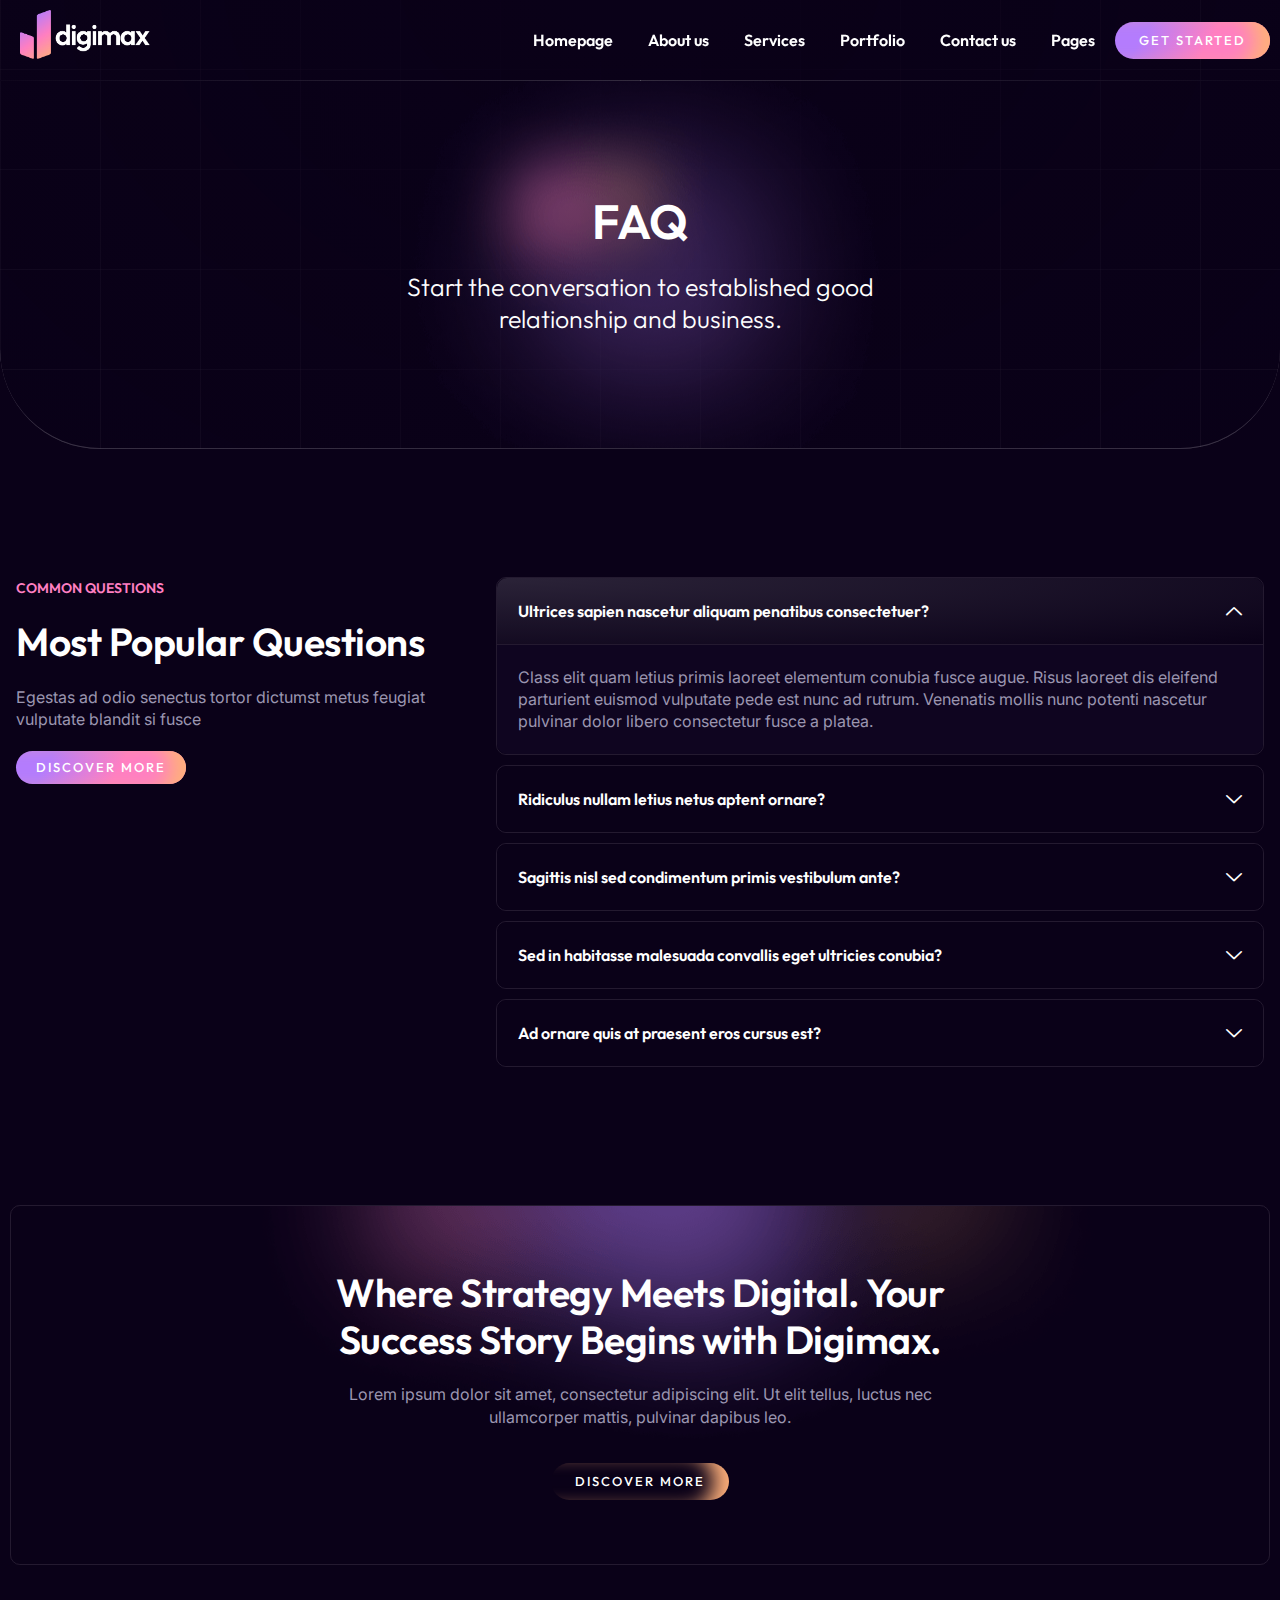
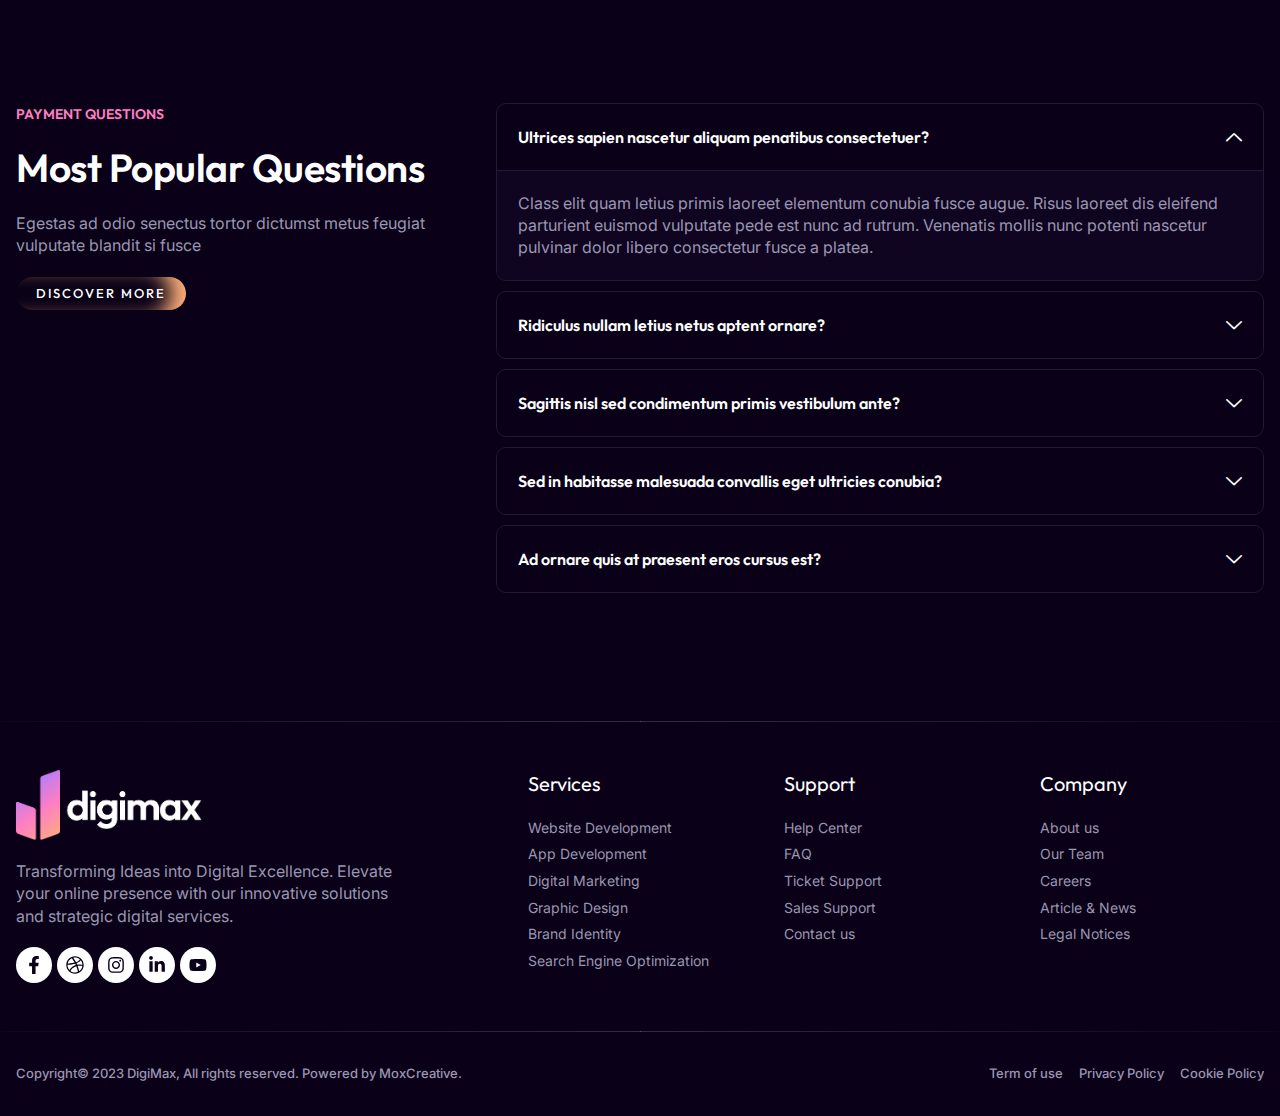
<file: digimax/template-kit/faq/index.html>
<!DOCTYPE html>
<html lang="en-US">
  <!-- Mirrored from theme.creativemox.com/digimax/template-kit/faq/ by HTTrack Website Copier/3.x [XR&CO'2014], Sat, 28 Dec 2024 17:45:02 GMT -->
  <!-- Added by HTTrack --><meta
    http-equiv="content-type"
    content="text/html;charset=UTF-8"
  /><!-- /Added by HTTrack -->
  <head>
    <meta charset="UTF-8" />
    <meta name="viewport" content="width=device-width, initial-scale=1" />
    <link rel="profile" href="https://gmpg.org/xfn/11" />
    <title>FAQ &#8211; Digimax</title>
    <meta name="robots" content="max-image-preview:large" />
    <style>
      img:is([sizes="auto" i], [sizes^="auto," i]) {
        contain-intrinsic-size: 3000px 1500px;
      }
    </style>
    <link
      rel="alternate"
      type="application/rss+xml"
      title="Digimax &raquo; Feed"
      href="../../feed/index.html"
    />
    <link
      rel="alternate"
      type="application/rss+xml"
      title="Digimax &raquo; Comments Feed"
      href="../../comments/feed/index.html"
    />
    <script>
      window._wpemojiSettings = {
        baseUrl: "https:\/\/s.w.org\/images\/core\/emoji\/15.0.3\/72x72\/",
        ext: ".png",
        svgUrl: "https:\/\/s.w.org\/images\/core\/emoji\/15.0.3\/svg\/",
        svgExt: ".svg",
        source: {
          concatemoji:
            "https:\/\/theme.creativemox.com\/digimax\/wp-includes\/js\/wp-emoji-release.min.js?ver=6.7.1",
        },
      };
      /*! This file is auto-generated */
      !(function (i, n) {
        var o, s, e;
        function c(e) {
          try {
            var t = { supportTests: e, timestamp: new Date().valueOf() };
            sessionStorage.setItem(o, JSON.stringify(t));
          } catch (e) {}
        }
        function p(e, t, n) {
          e.clearRect(0, 0, e.canvas.width, e.canvas.height),
            e.fillText(t, 0, 0);
          var t = new Uint32Array(
              e.getImageData(0, 0, e.canvas.width, e.canvas.height).data
            ),
            r =
              (e.clearRect(0, 0, e.canvas.width, e.canvas.height),
              e.fillText(n, 0, 0),
              new Uint32Array(
                e.getImageData(0, 0, e.canvas.width, e.canvas.height).data
              ));
          return t.every(function (e, t) {
            return e === r[t];
          });
        }
        function u(e, t, n) {
          switch (t) {
            case "flag":
              return n(
                e,
                "\ud83c\udff3\ufe0f\u200d\u26a7\ufe0f",
                "\ud83c\udff3\ufe0f\u200b\u26a7\ufe0f"
              )
                ? !1
                : !n(
                    e,
                    "\ud83c\uddfa\ud83c\uddf3",
                    "\ud83c\uddfa\u200b\ud83c\uddf3"
                  ) &&
                    !n(
                      e,
                      "\ud83c\udff4\udb40\udc67\udb40\udc62\udb40\udc65\udb40\udc6e\udb40\udc67\udb40\udc7f",
                      "\ud83c\udff4\u200b\udb40\udc67\u200b\udb40\udc62\u200b\udb40\udc65\u200b\udb40\udc6e\u200b\udb40\udc67\u200b\udb40\udc7f"
                    );
            case "emoji":
              return !n(
                e,
                "\ud83d\udc26\u200d\u2b1b",
                "\ud83d\udc26\u200b\u2b1b"
              );
          }
          return !1;
        }
        function f(e, t, n) {
          var r =
              "undefined" != typeof WorkerGlobalScope &&
              self instanceof WorkerGlobalScope
                ? new OffscreenCanvas(300, 150)
                : i.createElement("canvas"),
            a = r.getContext("2d", { willReadFrequently: !0 }),
            o = ((a.textBaseline = "top"), (a.font = "600 32px Arial"), {});
          return (
            e.forEach(function (e) {
              o[e] = t(a, e, n);
            }),
            o
          );
        }
        function t(e) {
          var t = i.createElement("script");
          (t.src = e), (t.defer = !0), i.head.appendChild(t);
        }
        "undefined" != typeof Promise &&
          ((o = "wpEmojiSettingsSupports"),
          (s = ["flag", "emoji"]),
          (n.supports = { everything: !0, everythingExceptFlag: !0 }),
          (e = new Promise(function (e) {
            i.addEventListener("DOMContentLoaded", e, { once: !0 });
          })),
          new Promise(function (t) {
            var n = (function () {
              try {
                var e = JSON.parse(sessionStorage.getItem(o));
                if (
                  "object" == typeof e &&
                  "number" == typeof e.timestamp &&
                  new Date().valueOf() < e.timestamp + 604800 &&
                  "object" == typeof e.supportTests
                )
                  return e.supportTests;
              } catch (e) {}
              return null;
            })();
            if (!n) {
              if (
                "undefined" != typeof Worker &&
                "undefined" != typeof OffscreenCanvas &&
                "undefined" != typeof URL &&
                URL.createObjectURL &&
                "undefined" != typeof Blob
              )
                try {
                  var e =
                      "postMessage(" +
                      f.toString() +
                      "(" +
                      [JSON.stringify(s), u.toString(), p.toString()].join(
                        ","
                      ) +
                      "));",
                    r = new Blob([e], { type: "text/javascript" }),
                    a = new Worker(URL.createObjectURL(r), {
                      name: "wpTestEmojiSupports",
                    });
                  return void (a.onmessage = function (e) {
                    c((n = e.data)), a.terminate(), t(n);
                  });
                } catch (e) {}
              c((n = f(s, u, p)));
            }
            t(n);
          })
            .then(function (e) {
              for (var t in e)
                (n.supports[t] = e[t]),
                  (n.supports.everything =
                    n.supports.everything && n.supports[t]),
                  "flag" !== t &&
                    (n.supports.everythingExceptFlag =
                      n.supports.everythingExceptFlag && n.supports[t]);
              (n.supports.everythingExceptFlag =
                n.supports.everythingExceptFlag && !n.supports.flag),
                (n.DOMReady = !1),
                (n.readyCallback = function () {
                  n.DOMReady = !0;
                });
            })
            .then(function () {
              return e;
            })
            .then(function () {
              var e;
              n.supports.everything ||
                (n.readyCallback(),
                (e = n.source || {}).concatemoji
                  ? t(e.concatemoji)
                  : e.wpemoji && e.twemoji && (t(e.twemoji), t(e.wpemoji)));
            }));
      })((window, document), window._wpemojiSettings);
    </script>
    <style id="wp-emoji-styles-inline-css">
      img.wp-smiley,
      img.emoji {
        display: inline !important;
        border: none !important;
        box-shadow: none !important;
        height: 1em !important;
        width: 1em !important;
        margin: 0 0.07em !important;
        vertical-align: -0.1em !important;
        background: none !important;
        padding: 0 !important;
      }
    </style>
    <style id="classic-theme-styles-inline-css">
      /*! This file is auto-generated */
      .wp-block-button__link {
        color: #fff;
        background-color: #32373c;
        border-radius: 9999px;
        box-shadow: none;
        text-decoration: none;
        padding: calc(0.667em + 2px) calc(1.333em + 2px);
        font-size: 1.125em;
      }
      .wp-block-file__button {
        background: #32373c;
        color: #fff;
        text-decoration: none;
      }
    </style>
    <style id="global-styles-inline-css">
      :root {
        --wp--preset--aspect-ratio--square: 1;
        --wp--preset--aspect-ratio--4-3: 4/3;
        --wp--preset--aspect-ratio--3-4: 3/4;
        --wp--preset--aspect-ratio--3-2: 3/2;
        --wp--preset--aspect-ratio--2-3: 2/3;
        --wp--preset--aspect-ratio--16-9: 16/9;
        --wp--preset--aspect-ratio--9-16: 9/16;
        --wp--preset--color--black: #000000;
        --wp--preset--color--cyan-bluish-gray: #abb8c3;
        --wp--preset--color--white: #ffffff;
        --wp--preset--color--pale-pink: #f78da7;
        --wp--preset--color--vivid-red: #cf2e2e;
        --wp--preset--color--luminous-vivid-orange: #ff6900;
        --wp--preset--color--luminous-vivid-amber: #fcb900;
        --wp--preset--color--light-green-cyan: #7bdcb5;
        --wp--preset--color--vivid-green-cyan: #00d084;
        --wp--preset--color--pale-cyan-blue: #8ed1fc;
        --wp--preset--color--vivid-cyan-blue: #0693e3;
        --wp--preset--color--vivid-purple: #9b51e0;
        --wp--preset--gradient--vivid-cyan-blue-to-vivid-purple: linear-gradient(
          135deg,
          rgba(6, 147, 227, 1) 0%,
          rgb(155, 81, 224) 100%
        );
        --wp--preset--gradient--light-green-cyan-to-vivid-green-cyan: linear-gradient(
          135deg,
          rgb(122, 220, 180) 0%,
          rgb(0, 208, 130) 100%
        );
        --wp--preset--gradient--luminous-vivid-amber-to-luminous-vivid-orange: linear-gradient(
          135deg,
          rgba(252, 185, 0, 1) 0%,
          rgba(255, 105, 0, 1) 100%
        );
        --wp--preset--gradient--luminous-vivid-orange-to-vivid-red: linear-gradient(
          135deg,
          rgba(255, 105, 0, 1) 0%,
          rgb(207, 46, 46) 100%
        );
        --wp--preset--gradient--very-light-gray-to-cyan-bluish-gray: linear-gradient(
          135deg,
          rgb(238, 238, 238) 0%,
          rgb(169, 184, 195) 100%
        );
        --wp--preset--gradient--cool-to-warm-spectrum: linear-gradient(
          135deg,
          rgb(74, 234, 220) 0%,
          rgb(151, 120, 209) 20%,
          rgb(207, 42, 186) 40%,
          rgb(238, 44, 130) 60%,
          rgb(251, 105, 98) 80%,
          rgb(254, 248, 76) 100%
        );
        --wp--preset--gradient--blush-light-purple: linear-gradient(
          135deg,
          rgb(255, 206, 236) 0%,
          rgb(152, 150, 240) 100%
        );
        --wp--preset--gradient--blush-bordeaux: linear-gradient(
          135deg,
          rgb(254, 205, 165) 0%,
          rgb(254, 45, 45) 50%,
          rgb(107, 0, 62) 100%
        );
        --wp--preset--gradient--luminous-dusk: linear-gradient(
          135deg,
          rgb(255, 203, 112) 0%,
          rgb(199, 81, 192) 50%,
          rgb(65, 88, 208) 100%
        );
        --wp--preset--gradient--pale-ocean: linear-gradient(
          135deg,
          rgb(255, 245, 203) 0%,
          rgb(182, 227, 212) 50%,
          rgb(51, 167, 181) 100%
        );
        --wp--preset--gradient--electric-grass: linear-gradient(
          135deg,
          rgb(202, 248, 128) 0%,
          rgb(113, 206, 126) 100%
        );
        --wp--preset--gradient--midnight: linear-gradient(
          135deg,
          rgb(2, 3, 129) 0%,
          rgb(40, 116, 252) 100%
        );
        --wp--preset--font-size--small: 13px;
        --wp--preset--font-size--medium: 20px;
        --wp--preset--font-size--large: 36px;
        --wp--preset--font-size--x-large: 42px;
        --wp--preset--spacing--20: 0.44rem;
        --wp--preset--spacing--30: 0.67rem;
        --wp--preset--spacing--40: 1rem;
        --wp--preset--spacing--50: 1.5rem;
        --wp--preset--spacing--60: 2.25rem;
        --wp--preset--spacing--70: 3.38rem;
        --wp--preset--spacing--80: 5.06rem;
        --wp--preset--shadow--natural: 6px 6px 9px rgba(0, 0, 0, 0.2);
        --wp--preset--shadow--deep: 12px 12px 50px rgba(0, 0, 0, 0.4);
        --wp--preset--shadow--sharp: 6px 6px 0px rgba(0, 0, 0, 0.2);
        --wp--preset--shadow--outlined: 6px 6px 0px -3px rgba(255, 255, 255, 1),
          6px 6px rgba(0, 0, 0, 1);
        --wp--preset--shadow--crisp: 6px 6px 0px rgba(0, 0, 0, 1);
      }
      :where(.is-layout-flex) {
        gap: 0.5em;
      }
      :where(.is-layout-grid) {
        gap: 0.5em;
      }
      body .is-layout-flex {
        display: flex;
      }
      .is-layout-flex {
        flex-wrap: wrap;
        align-items: center;
      }
      .is-layout-flex > :is(*, div) {
        margin: 0;
      }
      body .is-layout-grid {
        display: grid;
      }
      .is-layout-grid > :is(*, div) {
        margin: 0;
      }
      :where(.wp-block-columns.is-layout-flex) {
        gap: 2em;
      }
      :where(.wp-block-columns.is-layout-grid) {
        gap: 2em;
      }
      :where(.wp-block-post-template.is-layout-flex) {
        gap: 1.25em;
      }
      :where(.wp-block-post-template.is-layout-grid) {
        gap: 1.25em;
      }
      .has-black-color {
        color: var(--wp--preset--color--black) !important;
      }
      .has-cyan-bluish-gray-color {
        color: var(--wp--preset--color--cyan-bluish-gray) !important;
      }
      .has-white-color {
        color: var(--wp--preset--color--white) !important;
      }
      .has-pale-pink-color {
        color: var(--wp--preset--color--pale-pink) !important;
      }
      .has-vivid-red-color {
        color: var(--wp--preset--color--vivid-red) !important;
      }
      .has-luminous-vivid-orange-color {
        color: var(--wp--preset--color--luminous-vivid-orange) !important;
      }
      .has-luminous-vivid-amber-color {
        color: var(--wp--preset--color--luminous-vivid-amber) !important;
      }
      .has-light-green-cyan-color {
        color: var(--wp--preset--color--light-green-cyan) !important;
      }
      .has-vivid-green-cyan-color {
        color: var(--wp--preset--color--vivid-green-cyan) !important;
      }
      .has-pale-cyan-blue-color {
        color: var(--wp--preset--color--pale-cyan-blue) !important;
      }
      .has-vivid-cyan-blue-color {
        color: var(--wp--preset--color--vivid-cyan-blue) !important;
      }
      .has-vivid-purple-color {
        color: var(--wp--preset--color--vivid-purple) !important;
      }
      .has-black-background-color {
        background-color: var(--wp--preset--color--black) !important;
      }
      .has-cyan-bluish-gray-background-color {
        background-color: var(--wp--preset--color--cyan-bluish-gray) !important;
      }
      .has-white-background-color {
        background-color: var(--wp--preset--color--white) !important;
      }
      .has-pale-pink-background-color {
        background-color: var(--wp--preset--color--pale-pink) !important;
      }
      .has-vivid-red-background-color {
        background-color: var(--wp--preset--color--vivid-red) !important;
      }
      .has-luminous-vivid-orange-background-color {
        background-color: var(
          --wp--preset--color--luminous-vivid-orange
        ) !important;
      }
      .has-luminous-vivid-amber-background-color {
        background-color: var(
          --wp--preset--color--luminous-vivid-amber
        ) !important;
      }
      .has-light-green-cyan-background-color {
        background-color: var(--wp--preset--color--light-green-cyan) !important;
      }
      .has-vivid-green-cyan-background-color {
        background-color: var(--wp--preset--color--vivid-green-cyan) !important;
      }
      .has-pale-cyan-blue-background-color {
        background-color: var(--wp--preset--color--pale-cyan-blue) !important;
      }
      .has-vivid-cyan-blue-background-color {
        background-color: var(--wp--preset--color--vivid-cyan-blue) !important;
      }
      .has-vivid-purple-background-color {
        background-color: var(--wp--preset--color--vivid-purple) !important;
      }
      .has-black-border-color {
        border-color: var(--wp--preset--color--black) !important;
      }
      .has-cyan-bluish-gray-border-color {
        border-color: var(--wp--preset--color--cyan-bluish-gray) !important;
      }
      .has-white-border-color {
        border-color: var(--wp--preset--color--white) !important;
      }
      .has-pale-pink-border-color {
        border-color: var(--wp--preset--color--pale-pink) !important;
      }
      .has-vivid-red-border-color {
        border-color: var(--wp--preset--color--vivid-red) !important;
      }
      .has-luminous-vivid-orange-border-color {
        border-color: var(
          --wp--preset--color--luminous-vivid-orange
        ) !important;
      }
      .has-luminous-vivid-amber-border-color {
        border-color: var(--wp--preset--color--luminous-vivid-amber) !important;
      }
      .has-light-green-cyan-border-color {
        border-color: var(--wp--preset--color--light-green-cyan) !important;
      }
      .has-vivid-green-cyan-border-color {
        border-color: var(--wp--preset--color--vivid-green-cyan) !important;
      }
      .has-pale-cyan-blue-border-color {
        border-color: var(--wp--preset--color--pale-cyan-blue) !important;
      }
      .has-vivid-cyan-blue-border-color {
        border-color: var(--wp--preset--color--vivid-cyan-blue) !important;
      }
      .has-vivid-purple-border-color {
        border-color: var(--wp--preset--color--vivid-purple) !important;
      }
      .has-vivid-cyan-blue-to-vivid-purple-gradient-background {
        background: var(
          --wp--preset--gradient--vivid-cyan-blue-to-vivid-purple
        ) !important;
      }
      .has-light-green-cyan-to-vivid-green-cyan-gradient-background {
        background: var(
          --wp--preset--gradient--light-green-cyan-to-vivid-green-cyan
        ) !important;
      }
      .has-luminous-vivid-amber-to-luminous-vivid-orange-gradient-background {
        background: var(
          --wp--preset--gradient--luminous-vivid-amber-to-luminous-vivid-orange
        ) !important;
      }
      .has-luminous-vivid-orange-to-vivid-red-gradient-background {
        background: var(
          --wp--preset--gradient--luminous-vivid-orange-to-vivid-red
        ) !important;
      }
      .has-very-light-gray-to-cyan-bluish-gray-gradient-background {
        background: var(
          --wp--preset--gradient--very-light-gray-to-cyan-bluish-gray
        ) !important;
      }
      .has-cool-to-warm-spectrum-gradient-background {
        background: var(
          --wp--preset--gradient--cool-to-warm-spectrum
        ) !important;
      }
      .has-blush-light-purple-gradient-background {
        background: var(--wp--preset--gradient--blush-light-purple) !important;
      }
      .has-blush-bordeaux-gradient-background {
        background: var(--wp--preset--gradient--blush-bordeaux) !important;
      }
      .has-luminous-dusk-gradient-background {
        background: var(--wp--preset--gradient--luminous-dusk) !important;
      }
      .has-pale-ocean-gradient-background {
        background: var(--wp--preset--gradient--pale-ocean) !important;
      }
      .has-electric-grass-gradient-background {
        background: var(--wp--preset--gradient--electric-grass) !important;
      }
      .has-midnight-gradient-background {
        background: var(--wp--preset--gradient--midnight) !important;
      }
      .has-small-font-size {
        font-size: var(--wp--preset--font-size--small) !important;
      }
      .has-medium-font-size {
        font-size: var(--wp--preset--font-size--medium) !important;
      }
      .has-large-font-size {
        font-size: var(--wp--preset--font-size--large) !important;
      }
      .has-x-large-font-size {
        font-size: var(--wp--preset--font-size--x-large) !important;
      }
      :where(.wp-block-post-template.is-layout-flex) {
        gap: 1.25em;
      }
      :where(.wp-block-post-template.is-layout-grid) {
        gap: 1.25em;
      }
      :where(.wp-block-columns.is-layout-flex) {
        gap: 2em;
      }
      :where(.wp-block-columns.is-layout-grid) {
        gap: 2em;
      }
      :root :where(.wp-block-pullquote) {
        font-size: 1.5em;
        line-height: 1.6;
      }
    </style>
    <link
      rel="stylesheet"
      id="template-kit-export-css"
      href="../../wp-content/plugins/template-kit-export/assets/public/template-kit-export-public982a.css?ver=1.0.23"
      media="all"
    />
    <link
      rel="stylesheet"
      id="hello-elementor-css"
      href="../../wp-content/themes/hello-elementor/style.min41fe.css?ver=3.0.1"
      media="all"
    />
    <link
      rel="stylesheet"
      id="hello-elementor-theme-style-css"
      href="../../wp-content/themes/hello-elementor/theme.min41fe.css?ver=3.0.1"
      media="all"
    />
    <link
      rel="stylesheet"
      id="hello-elementor-header-footer-css"
      href="../../wp-content/themes/hello-elementor/header-footer.min41fe.css?ver=3.0.1"
      media="all"
    />
    <link
      rel="stylesheet"
      id="elementor-frontend-css"
      href="../../wp-content/plugins/elementor/assets/css/frontend.min5422.css?ver=3.25.9"
      media="all"
    />
    <link
      rel="stylesheet"
      id="elementor-post-7-css"
      href="../../wp-content/uploads/sites/7/elementor/css/post-729bb.css?ver=1732641752"
      media="all"
    />
    <link
      rel="stylesheet"
      id="widget-image-css"
      href="../../wp-content/plugins/elementor/assets/css/widget-image.min5422.css?ver=3.25.9"
      media="all"
    />
    <link
      rel="stylesheet"
      id="widget-nav-menu-css"
      href="../../wp-content/plugins/elementor-pro/assets/css/widget-nav-menu.min81e1.css?ver=3.24.2"
      media="all"
    />
    <link
      rel="stylesheet"
      id="widget-divider-css"
      href="../../wp-content/plugins/elementor/assets/css/widget-divider.min5422.css?ver=3.25.9"
      media="all"
    />
    <link
      rel="stylesheet"
      id="widget-heading-css"
      href="../../wp-content/plugins/elementor/assets/css/widget-heading.min5422.css?ver=3.25.9"
      media="all"
    />
    <link
      rel="stylesheet"
      id="e-animation-pop-css"
      href="../../wp-content/plugins/elementor/assets/lib/animations/styles/e-animation-pop.min5422.css?ver=3.25.9"
      media="all"
    />
    <link
      rel="stylesheet"
      id="widget-social-icons-css"
      href="../../wp-content/plugins/elementor/assets/css/widget-social-icons.min5422.css?ver=3.25.9"
      media="all"
    />
    <link
      rel="stylesheet"
      id="e-apple-webkit-css"
      href="../../wp-content/plugins/elementor/assets/css/conditionals/apple-webkit.min5422.css?ver=3.25.9"
      media="all"
    />
    <link
      rel="stylesheet"
      id="widget-icon-list-css"
      href="../../wp-content/plugins/elementor/assets/css/widget-icon-list.min5422.css?ver=3.25.9"
      media="all"
    />
    <link
      rel="stylesheet"
      id="swiper-css"
      href="../../wp-content/plugins/elementor/assets/lib/swiper/v8/css/swiper.min94a4.css?ver=8.4.5"
      media="all"
    />
    <link
      rel="stylesheet"
      id="e-swiper-css"
      href="../../wp-content/plugins/elementor/assets/css/conditionals/e-swiper.min5422.css?ver=3.25.9"
      media="all"
    />
    <link
      rel="stylesheet"
      id="elementor-pro-css"
      href="../../wp-content/plugins/elementor-pro/assets/css/frontend.min81e1.css?ver=3.24.2"
      media="all"
    />
    <link
      rel="stylesheet"
      id="e-animation-fadeInDown-css"
      href="../../wp-content/plugins/elementor/assets/lib/animations/styles/fadeInDown.min5422.css?ver=3.25.9"
      media="all"
    />
    <link
      rel="stylesheet"
      id="e-animation-fadeInUp-css"
      href="../../wp-content/plugins/elementor/assets/lib/animations/styles/fadeInUp.min5422.css?ver=3.25.9"
      media="all"
    />
    <link
      rel="stylesheet"
      id="widget-text-editor-css"
      href="../../wp-content/plugins/elementor/assets/css/widget-text-editor.min5422.css?ver=3.25.9"
      media="all"
    />
    <link
      rel="stylesheet"
      id="elementor-post-277-css"
      href="../../wp-content/uploads/sites/7/elementor/css/post-277e1e7.css?ver=1732645471"
      media="all"
    />
    <link
      rel="stylesheet"
      id="elementor-post-50-css"
      href="../../wp-content/uploads/sites/7/elementor/css/post-5029bb.css?ver=1732641752"
      media="all"
    />
    <link
      rel="stylesheet"
      id="elementor-post-76-css"
      href="../../wp-content/uploads/sites/7/elementor/css/post-7629bb.css?ver=1732641752"
      media="all"
    />
    <link
      rel="stylesheet"
      id="elementor-icons-ekiticons-css"
      href="../../wp-content/plugins/elementskit-lite/modules/elementskit-icon-pack/assets/css/ekiticonsd617.css?ver=3.3.2"
      media="all"
    />
    <link
      rel="stylesheet"
      id="skb-cife-brands_icon-css"
      href="../../wp-content/plugins/skyboot-custom-icons-for-elementor/assets/css/icomoon_brandsce14.css?ver=1.0.8"
      media="all"
    />
    <link
      rel="stylesheet"
      id="skb-cife-devicons_icon-css"
      href="../../wp-content/plugins/skyboot-custom-icons-for-elementor/assets/css/devicons.mince14.css?ver=1.0.8"
      media="all"
    />
    <link
      rel="stylesheet"
      id="skb-cife-elegant_icon-css"
      href="../../wp-content/plugins/skyboot-custom-icons-for-elementor/assets/css/elegantce14.css?ver=1.0.8"
      media="all"
    />
    <link
      rel="stylesheet"
      id="skb-cife-elusive_icon-css"
      href="../../wp-content/plugins/skyboot-custom-icons-for-elementor/assets/css/elusive-icons.mince14.css?ver=1.0.8"
      media="all"
    />
    <link
      rel="stylesheet"
      id="skb-cife-icofont_icon-css"
      href="../../wp-content/plugins/skyboot-custom-icons-for-elementor/assets/css/icofont.mince14.css?ver=1.0.8"
      media="all"
    />
    <link
      rel="stylesheet"
      id="skb-cife-icomoon_icon-css"
      href="../../wp-content/plugins/skyboot-custom-icons-for-elementor/assets/css/icomoonce14.css?ver=1.0.8"
      media="all"
    />
    <link
      rel="stylesheet"
      id="skb-cife-iconic_icon-css"
      href="../../wp-content/plugins/skyboot-custom-icons-for-elementor/assets/css/iconicce14.css?ver=1.0.8"
      media="all"
    />
    <link
      rel="stylesheet"
      id="skb-cife-ion_icon-css"
      href="../../wp-content/plugins/skyboot-custom-icons-for-elementor/assets/css/ionicons.mince14.css?ver=1.0.8"
      media="all"
    />
    <link
      rel="stylesheet"
      id="skb-cife-linearicons_icon-css"
      href="../../wp-content/plugins/skyboot-custom-icons-for-elementor/assets/css/lineariconsce14.css?ver=1.0.8"
      media="all"
    />
    <link
      rel="stylesheet"
      id="skb-cife-lineawesome_icon-css"
      href="../../wp-content/plugins/skyboot-custom-icons-for-elementor/assets/css/line-awesome.mince14.css?ver=1.0.8"
      media="all"
    />
    <link
      rel="stylesheet"
      id="skb-cife-line_icon-css"
      href="../../wp-content/plugins/skyboot-custom-icons-for-elementor/assets/css/lineiconsce14.css?ver=1.0.8"
      media="all"
    />
    <link
      rel="stylesheet"
      id="skb-cife-materialdesign_icon-css"
      href="../../wp-content/plugins/skyboot-custom-icons-for-elementor/assets/css/materialdesignicons.mince14.css?ver=1.0.8"
      media="all"
    />
    <link
      rel="stylesheet"
      id="skb-cife-open_iconic-css"
      href="../../wp-content/plugins/skyboot-custom-icons-for-elementor/assets/css/open-iconicce14.css?ver=1.0.8"
      media="all"
    />
    <link
      rel="stylesheet"
      id="skb-cife-simpleline_icon-css"
      href="../../wp-content/plugins/skyboot-custom-icons-for-elementor/assets/css/simple-line-iconsce14.css?ver=1.0.8"
      media="all"
    />
    <link
      rel="stylesheet"
      id="skb-cife-themify_icon-css"
      href="../../wp-content/plugins/skyboot-custom-icons-for-elementor/assets/css/themifyce14.css?ver=1.0.8"
      media="all"
    />
    <link
      rel="stylesheet"
      id="ekit-widget-styles-css"
      href="../../wp-content/plugins/elementskit-lite/widgets/init/assets/css/widget-stylesd617.css?ver=3.3.2"
      media="all"
    />
    <link
      rel="stylesheet"
      id="ekit-responsive-css"
      href="../../wp-content/plugins/elementskit-lite/widgets/init/assets/css/responsived617.css?ver=3.3.2"
      media="all"
    />
    <link
      rel="stylesheet"
      id="google-fonts-1-css"
      href="https://fonts.googleapis.com/css?family=Outfit%3A100%2C100italic%2C200%2C200italic%2C300%2C300italic%2C400%2C400italic%2C500%2C500italic%2C600%2C600italic%2C700%2C700italic%2C800%2C800italic%2C900%2C900italic%7CInter%3A100%2C100italic%2C200%2C200italic%2C300%2C300italic%2C400%2C400italic%2C500%2C500italic%2C600%2C600italic%2C700%2C700italic%2C800%2C800italic%2C900%2C900italic&amp;display=auto&amp;ver=6.7.1"
      media="all"
    />
    <link
      rel="stylesheet"
      id="elementor-icons-skb_cife-themify-icon-css"
      href="../../wp-content/plugins/skyboot-custom-icons-for-elementor/assets/css/themifyce14.css?ver=1.0.8"
      media="all"
    />
    <link rel="preconnect" href="https://fonts.gstatic.com/" crossorigin />
    <script
      src="../../wp-includes/js/jquery/jquery.minf43b.js?ver=3.7.1"
      id="jquery-core-js"
    ></script>
    <script
      src="../../wp-includes/js/jquery/jquery-migrate.min5589.js?ver=3.4.1"
      id="jquery-migrate-js"
    ></script>
    <script
      src="../../wp-content/plugins/template-kit-export/assets/public/template-kit-export-public982a.js?ver=1.0.23"
      id="template-kit-export-js"
    ></script>
    <link rel="https://api.w.org/" href="../../wp-json/index.html" />
    <link
      rel="EditURI"
      type="application/rsd+xml"
      title="RSD"
      href="../../xmlrpc0db0.php?rsd"
    />
    <meta name="generator" content="WordPress 6.7.1" />
    <link rel="canonical" href="index.html" />
    <link rel="shortlink" href="../../index9076.html?p=277" />
    <link
      rel="alternate"
      title="oEmbed (JSON)"
      type="application/json+oembed"
      href="../../wp-json/oembed/1.0/embede336.json?url=https%3A%2F%2Ftheme.creativemox.com%2Fdigimax%2Ftemplate-kit%2Ffaq%2F"
    />
    <link
      rel="alternate"
      title="oEmbed (XML)"
      type="text/xml+oembed"
      href="../../wp-json/oembed/1.0/embed7e66?url=https%3A%2F%2Ftheme.creativemox.com%2Fdigimax%2Ftemplate-kit%2Ffaq%2F&amp;format=xml"
    />
    <meta
      name="generator"
      content="Elementor 3.25.9; features: e_font_icon_svg, additional_custom_breakpoints, e_optimized_control_loading; settings: css_print_method-external, google_font-enabled, font_display-auto"
    />
    <style>
      .e-con.e-parent:nth-of-type(n + 4):not(.e-lazyloaded):not(.e-no-lazyload),
      .e-con.e-parent:nth-of-type(n + 4):not(.e-lazyloaded):not(.e-no-lazyload)
        * {
        background-image: none !important;
      }
      @media screen and (max-height: 1024px) {
        .e-con.e-parent:nth-of-type(n + 3):not(.e-lazyloaded):not(
            .e-no-lazyload
          ),
        .e-con.e-parent:nth-of-type(n + 3):not(.e-lazyloaded):not(
            .e-no-lazyload
          )
          * {
          background-image: none !important;
        }
      }
      @media screen and (max-height: 640px) {
        .e-con.e-parent:nth-of-type(n + 2):not(.e-lazyloaded):not(
            .e-no-lazyload
          ),
        .e-con.e-parent:nth-of-type(n + 2):not(.e-lazyloaded):not(
            .e-no-lazyload
          )
          * {
          background-image: none !important;
        }
      }
    </style>
  </head>
  <body
    class="envato_tk_templates-template envato_tk_templates-template-elementor_header_footer single single-envato_tk_templates postid-277 elementor-default elementor-template-full-width elementor-kit-7 elementor-page elementor-page-277"
  >
    <a class="skip-link screen-reader-text" href="#content">Skip to content</a>

    <div
      data-elementor-type="header"
      data-elementor-id="50"
      class="elementor elementor-50 elementor-location-header"
      data-elementor-post-type="elementor_library"
    >
      <div
        class="elementor-element elementor-element-41f876a e-flex e-con-boxed e-con e-parent"
        data-id="41f876a"
        data-element_type="container"
        data-settings='{"background_background":"classic","background_motion_fx_motion_fx_scrolling":"yes","background_motion_fx_opacity_effect":"yes","background_motion_fx_opacity_range":{"unit":"%","size":"","sizes":{"start":100,"end":100}},"sticky":"top","background_motion_fx_opacity_direction":"out-in","background_motion_fx_opacity_level":{"unit":"px","size":10,"sizes":[]},"background_motion_fx_devices":["desktop","tablet","mobile"],"sticky_on":["desktop","tablet","mobile"],"sticky_offset":0,"sticky_effects_offset":0}'
      >
        <div class="e-con-inner">
          <div
            class="elementor-element elementor-element-06ff044 e-flex e-con-boxed e-con e-child"
            data-id="06ff044"
            data-element_type="container"
            data-settings='{"background_background":"classic"}'
          >
            <div class="e-con-inner">
              <div
                class="elementor-element elementor-element-0ebad88 e-con-full e-flex e-con e-child"
                data-id="0ebad88"
                data-element_type="container"
              >
                <div
                  class="elementor-element elementor-element-e1b46c3 elementor-widget elementor-widget-image"
                  data-id="e1b46c3"
                  data-element_type="widget"
                  data-widget_type="image.default"
                >
                  <div class="elementor-widget-container">
                    <a href="../../index.html">
                      <img
                        src="../../wp-content/uploads/sites/7/2024/01/logo_digimax.png"
                        title="logo_digimax"
                        alt="logo_digimax"
                        loading="lazy"
                      />
                    </a>
                  </div>
                </div>
              </div>
              <div
                class="elementor-element elementor-element-15566d1 e-con-full e-flex e-con e-child"
                data-id="15566d1"
                data-element_type="container"
              >
                <div
                  class="elementor-element elementor-element-84cc3d5 elementor-nav-menu--stretch elementor-nav-menu--dropdown-tablet elementor-nav-menu__text-align-aside elementor-nav-menu--toggle elementor-nav-menu--burger elementor-widget elementor-widget-nav-menu"
                  data-id="84cc3d5"
                  data-element_type="widget"
                  data-settings='{"submenu_icon":{"value":"&lt;svg class=\"e-font-icon-svg e-fas-angle-down\" viewBox=\"0 0 320 512\" xmlns=\"http:\/\/www.w3.org\/2000\/svg\"&gt;&lt;path d=\"M143 352.3L7 216.3c-9.4-9.4-9.4-24.6 0-33.9l22.6-22.6c9.4-9.4 24.6-9.4 33.9 0l96.4 96.4 96.4-96.4c9.4-9.4 24.6-9.4 33.9 0l22.6 22.6c9.4 9.4 9.4 24.6 0 33.9l-136 136c-9.2 9.4-24.4 9.4-33.8 0z\"&gt;&lt;\/path&gt;&lt;\/svg&gt;","library":"fa-solid"},"full_width":"stretch","layout":"horizontal","toggle":"burger"}'
                  data-widget_type="nav-menu.default"
                >
                  <div class="elementor-widget-container">
                    <nav
                      aria-label="Menu"
                      class="elementor-nav-menu--main elementor-nav-menu__container elementor-nav-menu--layout-horizontal e--pointer-none"
                    >
                      <ul id="menu-1-84cc3d5" class="elementor-nav-menu">
                        <li
                          class="menu-item menu-item-type-custom menu-item-object-custom menu-item-32"
                        >
                          <a
                            href="../homepage/index.html"
                            class="elementor-item"
                            >Homepage</a
                          >
                        </li>
                        <li
                          class="menu-item menu-item-type-custom menu-item-object-custom menu-item-33"
                        >
                          <a
                            href="../about-us/index.html"
                            class="elementor-item"
                            >About us</a
                          >
                        </li>
                        <li
                          class="menu-item menu-item-type-custom menu-item-object-custom menu-item-has-children menu-item-35"
                        >
                          <a
                            href="../services/index.html"
                            class="elementor-item"
                            >Services</a
                          >
                          <ul class="sub-menu elementor-nav-menu--dropdown">
                            <li
                              class="menu-item menu-item-type-custom menu-item-object-custom menu-item-36"
                            >
                              <a
                                href="../pricing-plan/index.html"
                                class="elementor-sub-item"
                                >Pricing plan</a
                              >
                            </li>
                            <li
                              class="menu-item menu-item-type-custom menu-item-object-custom menu-item-37"
                            >
                              <a
                                href="../single-service/index.html"
                                class="elementor-sub-item"
                                >Detail Service</a
                              >
                            </li>
                          </ul>
                        </li>
                        <li
                          class="menu-item menu-item-type-custom menu-item-object-custom menu-item-38"
                        >
                          <a
                            href="../portfolio/index.html"
                            class="elementor-item"
                            >Portfolio</a
                          >
                        </li>
                        <li
                          class="menu-item menu-item-type-custom menu-item-object-custom menu-item-39"
                        >
                          <a
                            href="../contact-us/index.html"
                            class="elementor-item"
                            >Contact us</a
                          >
                        </li>
                        <li
                          class="menu-item menu-item-type-custom menu-item-object-custom current-menu-ancestor current-menu-parent menu-item-has-children menu-item-44"
                        >
                          <a
                            href="#"
                            class="elementor-item elementor-item-anchor"
                            >Pages</a
                          >
                          <ul class="sub-menu elementor-nav-menu--dropdown">
                            <li
                              class="menu-item menu-item-type-custom menu-item-object-custom menu-item-34"
                            >
                              <a
                                href="../our-team/index.html"
                                class="elementor-sub-item"
                                >Team</a
                              >
                            </li>
                            <li
                              class="menu-item menu-item-type-custom menu-item-object-custom current-menu-item menu-item-40"
                            >
                              <a
                                href="index.html"
                                aria-current="page"
                                class="elementor-sub-item elementor-item-active"
                                >FAQ</a
                              >
                            </li>
                            <li
                              class="menu-item menu-item-type-custom menu-item-object-custom menu-item-41"
                            >
                              <a
                                href="../../index795e.html?elementor_library=digimax-archive-blog"
                                class="elementor-sub-item"
                                >Blog Archive</a
                              >
                            </li>
                            <li
                              class="menu-item menu-item-type-custom menu-item-object-custom menu-item-42"
                            >
                              <a
                                href="../../2024/01/19/mastering-seo-in-2024-a-comprehensive-guide-by-digimaxs-digital-wizards/index.html"
                                class="elementor-sub-item"
                                >Single Post</a
                              >
                            </li>
                            <li
                              class="menu-item menu-item-type-custom menu-item-object-custom menu-item-43"
                            >
                              <a
                                href="../../indexf196.html?elementor_library=digimax-error-404"
                                class="elementor-sub-item"
                                >Error 404</a
                              >
                            </li>
                          </ul>
                        </li>
                      </ul>
                    </nav>
                    <div
                      class="elementor-menu-toggle"
                      role="button"
                      tabindex="0"
                      aria-label="Menu Toggle"
                      aria-expanded="false"
                    >
                      <i
                        aria-hidden="true"
                        role="presentation"
                        class="elementor-menu-toggle__icon--open ti-menu"
                      ></i
                      ><i
                        aria-hidden="true"
                        role="presentation"
                        class="elementor-menu-toggle__icon--close ti-close"
                      ></i>
                      <span class="elementor-screen-only">Menu</span>
                    </div>
                    <nav
                      class="elementor-nav-menu--dropdown elementor-nav-menu__container"
                      aria-hidden="true"
                    >
                      <ul id="menu-2-84cc3d5" class="elementor-nav-menu">
                        <li
                          class="menu-item menu-item-type-custom menu-item-object-custom menu-item-32"
                        >
                          <a
                            href="../homepage/index.html"
                            class="elementor-item"
                            tabindex="-1"
                            >Homepage</a
                          >
                        </li>
                        <li
                          class="menu-item menu-item-type-custom menu-item-object-custom menu-item-33"
                        >
                          <a
                            href="../about-us/index.html"
                            class="elementor-item"
                            tabindex="-1"
                            >About us</a
                          >
                        </li>
                        <li
                          class="menu-item menu-item-type-custom menu-item-object-custom menu-item-has-children menu-item-35"
                        >
                          <a
                            href="../services/index.html"
                            class="elementor-item"
                            tabindex="-1"
                            >Services</a
                          >
                          <ul class="sub-menu elementor-nav-menu--dropdown">
                            <li
                              class="menu-item menu-item-type-custom menu-item-object-custom menu-item-36"
                            >
                              <a
                                href="../pricing-plan/index.html"
                                class="elementor-sub-item"
                                tabindex="-1"
                                >Pricing plan</a
                              >
                            </li>
                            <li
                              class="menu-item menu-item-type-custom menu-item-object-custom menu-item-37"
                            >
                              <a
                                href="../single-service/index.html"
                                class="elementor-sub-item"
                                tabindex="-1"
                                >Detail Service</a
                              >
                            </li>
                          </ul>
                        </li>
                        <li
                          class="menu-item menu-item-type-custom menu-item-object-custom menu-item-38"
                        >
                          <a
                            href="../portfolio/index.html"
                            class="elementor-item"
                            tabindex="-1"
                            >Portfolio</a
                          >
                        </li>
                        <li
                          class="menu-item menu-item-type-custom menu-item-object-custom menu-item-39"
                        >
                          <a
                            href="../contact-us/index.html"
                            class="elementor-item"
                            tabindex="-1"
                            >Contact us</a
                          >
                        </li>
                        <li
                          class="menu-item menu-item-type-custom menu-item-object-custom current-menu-ancestor current-menu-parent menu-item-has-children menu-item-44"
                        >
                          <a
                            href="#"
                            class="elementor-item elementor-item-anchor"
                            tabindex="-1"
                            >Pages</a
                          >
                          <ul class="sub-menu elementor-nav-menu--dropdown">
                            <li
                              class="menu-item menu-item-type-custom menu-item-object-custom menu-item-34"
                            >
                              <a
                                href="../our-team/index.html"
                                class="elementor-sub-item"
                                tabindex="-1"
                                >Team</a
                              >
                            </li>
                            <li
                              class="menu-item menu-item-type-custom menu-item-object-custom current-menu-item menu-item-40"
                            >
                              <a
                                href="index.html"
                                aria-current="page"
                                class="elementor-sub-item elementor-item-active"
                                tabindex="-1"
                                >FAQ</a
                              >
                            </li>
                            <li
                              class="menu-item menu-item-type-custom menu-item-object-custom menu-item-41"
                            >
                              <a
                                href="../../index795e.html?elementor_library=digimax-archive-blog"
                                class="elementor-sub-item"
                                tabindex="-1"
                                >Blog Archive</a
                              >
                            </li>
                            <li
                              class="menu-item menu-item-type-custom menu-item-object-custom menu-item-42"
                            >
                              <a
                                href="../../2024/01/19/mastering-seo-in-2024-a-comprehensive-guide-by-digimaxs-digital-wizards/index.html"
                                class="elementor-sub-item"
                                tabindex="-1"
                                >Single Post</a
                              >
                            </li>
                            <li
                              class="menu-item menu-item-type-custom menu-item-object-custom menu-item-43"
                            >
                              <a
                                href="../../indexf196.html?elementor_library=digimax-error-404"
                                class="elementor-sub-item"
                                tabindex="-1"
                                >Error 404</a
                              >
                            </li>
                          </ul>
                        </li>
                      </ul>
                    </nav>
                  </div>
                </div>
                <div
                  class="elementor-element elementor-element-8ab689a elementor-hidden-mobile elementor-widget elementor-widget-button"
                  data-id="8ab689a"
                  data-element_type="widget"
                  data-widget_type="button.default"
                >
                  <div class="elementor-widget-container">
                    <div class="elementor-button-wrapper">
                      <a
                        class="elementor-button elementor-button-link elementor-size-sm"
                        href="#"
                      >
                        <span class="elementor-button-content-wrapper">
                          <span class="elementor-button-text">Get Started</span>
                        </span>
                      </a>
                    </div>
                  </div>
                </div>
              </div>
            </div>
          </div>
          <div
            class="elementor-element elementor-element-ea830fd elementor-widget-divider--view-line elementor-widget elementor-widget-divider"
            data-id="ea830fd"
            data-element_type="widget"
            data-widget_type="divider.default"
          >
            <div class="elementor-widget-container">
              <div class="elementor-divider">
                <span class="elementor-divider-separator"> </span>
              </div>
            </div>
          </div>
        </div>
      </div>
    </div>
    <div
      data-elementor-type="wp-post"
      data-elementor-id="277"
      class="elementor elementor-277"
      data-elementor-post-type="envato_tk_templates"
    >
      <div
        class="elementor-element elementor-element-5cbaf17 e-flex e-con-boxed e-con e-parent"
        data-id="5cbaf17"
        data-element_type="container"
        data-settings='{"background_background":"classic"}'
      >
        <div class="e-con-inner">
          <div
            class="elementor-element elementor-element-ed5f598 e-flex e-con-boxed e-con e-child"
            data-id="ed5f598"
            data-element_type="container"
            data-settings='{"background_background":"classic"}'
          >
            <div class="e-con-inner">
              <div
                class="elementor-element elementor-element-8642846 elementor-invisible elementor-widget elementor-widget-heading"
                data-id="8642846"
                data-element_type="widget"
                data-settings='{"_animation":"fadeInDown","_animation_delay":200}'
                data-widget_type="heading.default"
              >
                <div class="elementor-widget-container">
                  <h1 class="elementor-heading-title elementor-size-default">
                    FAQ
                  </h1>
                </div>
              </div>
              <div
                class="elementor-element elementor-element-0b5ab6c elementor-invisible elementor-widget elementor-widget-heading"
                data-id="0b5ab6c"
                data-element_type="widget"
                data-settings='{"_animation":"fadeInUp","_animation_delay":300}'
                data-widget_type="heading.default"
              >
                <div class="elementor-widget-container">
                  <h4 class="elementor-heading-title elementor-size-default">
                    Start the conversation to established good relationship and
                    business.
                  </h4>
                </div>
              </div>
            </div>
          </div>
        </div>
      </div>
      <div
        class="elementor-element elementor-element-efc143c e-flex e-con-boxed e-con e-parent"
        data-id="efc143c"
        data-element_type="container"
      >
        <div class="e-con-inner">
          <div
            class="elementor-element elementor-element-4e92d8e e-con-full e-flex e-con e-child"
            data-id="4e92d8e"
            data-element_type="container"
          >
            <div
              class="elementor-element elementor-element-7628bbb elementor-widget elementor-widget-heading"
              data-id="7628bbb"
              data-element_type="widget"
              data-widget_type="heading.default"
            >
              <div class="elementor-widget-container">
                <h6 class="elementor-heading-title elementor-size-default">
                  Common Questions
                </h6>
              </div>
            </div>
            <div
              class="elementor-element elementor-element-3c510ae elementor-widget elementor-widget-heading"
              data-id="3c510ae"
              data-element_type="widget"
              data-widget_type="heading.default"
            >
              <div class="elementor-widget-container">
                <h2 class="elementor-heading-title elementor-size-default">
                  Most Popular Questions
                </h2>
              </div>
            </div>
            <div
              class="elementor-element elementor-element-a6404e1 elementor-widget elementor-widget-heading"
              data-id="a6404e1"
              data-element_type="widget"
              data-widget_type="heading.default"
            >
              <div class="elementor-widget-container">
                <div class="elementor-heading-title elementor-size-default">
                  Egestas ad odio senectus tortor dictumst metus feugiat
                  vulputate blandit si fusce
                </div>
              </div>
            </div>
            <div
              class="elementor-element elementor-element-1f2fdfb elementor-widget elementor-widget-button"
              data-id="1f2fdfb"
              data-element_type="widget"
              data-widget_type="button.default"
            >
              <div class="elementor-widget-container">
                <div class="elementor-button-wrapper">
                  <a
                    class="elementor-button elementor-button-link elementor-size-xs"
                    href="#"
                  >
                    <span class="elementor-button-content-wrapper">
                      <span class="elementor-button-text">Discover more</span>
                    </span>
                  </a>
                </div>
              </div>
            </div>
          </div>
          <div
            class="elementor-element elementor-element-bf962f6 e-con-full e-flex e-con e-child"
            data-id="bf962f6"
            data-element_type="container"
          >
            <div
              class="elementor-element elementor-element-7e49b85 elementor-widget elementor-widget-elementskit-accordion"
              data-id="7e49b85"
              data-element_type="widget"
              data-widget_type="elementskit-accordion.default"
            >
              <div class="elementor-widget-container">
                <div class="ekit-wid-con">
                  <div
                    class="elementskit-accordion accoedion-primary"
                    id="accordion-676f98ee49b77"
                  >
                    <div class="elementskit-card active">
                      <div
                        class="elementskit-card-header"
                        id="primaryHeading-0-7e49b85"
                      >
                        <a
                          href="#collapse-f1baa00676f98ee49b77"
                          class="ekit-accordion--toggler elementskit-btn-link collapsed"
                          data-ekit-toggle="collapse"
                          data-target="#Collapse-f1baa00676f98ee49b77"
                          aria-expanded="true"
                          aria-controls="Collapse-f1baa00676f98ee49b77"
                        >
                          <span class="ekit-accordion-title"
                            >Ultrices sapien nascetur aliquam penatibus
                            consectetuer?</span
                          >

                          <div class="ekit_accordion_icon_group">
                            <div class="ekit_accordion_normal_icon">
                              <!-- Normal Icon -->
                              <i
                                aria-hidden="true"
                                class="icon-open icon-right icon icon-down-arrow1"
                              ></i>
                            </div>

                            <div class="ekit_accordion_active_icon">
                              <!-- Active Icon -->
                              <i
                                aria-hidden="true"
                                class="icon-closed icon-right icon icon-up-arrow1"
                              ></i>
                            </div>
                          </div>
                        </a>
                      </div>

                      <div
                        id="Collapse-f1baa00676f98ee49b77"
                        class="show collapse"
                        aria-labelledby="primaryHeading-0-7e49b85"
                        data-parent="#accordion-676f98ee49b77"
                      >
                        <div
                          class="elementskit-card-body ekit-accordion--content"
                        >
                          <p>
                            Class elit quam letius primis laoreet elementum
                            conubia fusce augue. Risus laoreet dis eleifend
                            parturient euismod vulputate pede est nunc ad
                            rutrum. Venenatis mollis nunc potenti nascetur
                            pulvinar dolor libero consectetur fusce a platea.
                          </p>
                        </div>
                      </div>
                    </div>
                    <!-- .elementskit-card END -->

                    <div class="elementskit-card">
                      <div
                        class="elementskit-card-header"
                        id="primaryHeading-1-7e49b85"
                      >
                        <a
                          href="#collapse-6a0073c676f98ee49b77"
                          class="ekit-accordion--toggler elementskit-btn-link collapsed"
                          data-ekit-toggle="collapse"
                          data-target="#Collapse-6a0073c676f98ee49b77"
                          aria-expanded="false"
                          aria-controls="Collapse-6a0073c676f98ee49b77"
                        >
                          <span class="ekit-accordion-title"
                            >Ridiculus nullam letius netus aptent ornare?</span
                          >

                          <div class="ekit_accordion_icon_group">
                            <div class="ekit_accordion_normal_icon">
                              <!-- Normal Icon -->
                              <i
                                aria-hidden="true"
                                class="icon-open icon-right icon icon-down-arrow1"
                              ></i>
                            </div>

                            <div class="ekit_accordion_active_icon">
                              <!-- Active Icon -->
                              <i
                                aria-hidden="true"
                                class="icon-closed icon-right icon icon-up-arrow1"
                              ></i>
                            </div>
                          </div>
                        </a>
                      </div>

                      <div
                        id="Collapse-6a0073c676f98ee49b77"
                        class="collapse"
                        aria-labelledby="primaryHeading-1-7e49b85"
                        data-parent="#accordion-676f98ee49b77"
                      >
                        <div
                          class="elementskit-card-body ekit-accordion--content"
                        >
                          <p>
                            Class elit quam letius primis laoreet elementum
                            conubia fusce augue. Risus laoreet dis eleifend
                            parturient euismod vulputate pede est nunc ad
                            rutrum. Venenatis mollis nunc potenti nascetur
                            pulvinar dolor libero consectetur fusce a platea.
                          </p>
                        </div>
                      </div>
                    </div>
                    <!-- .elementskit-card END -->

                    <div class="elementskit-card">
                      <div
                        class="elementskit-card-header"
                        id="primaryHeading-2-7e49b85"
                      >
                        <a
                          href="#collapse-27ae0b7676f98ee49b77"
                          class="ekit-accordion--toggler elementskit-btn-link collapsed"
                          data-ekit-toggle="collapse"
                          data-target="#Collapse-27ae0b7676f98ee49b77"
                          aria-expanded="false"
                          aria-controls="Collapse-27ae0b7676f98ee49b77"
                        >
                          <span class="ekit-accordion-title"
                            >Sagittis nisl sed condimentum primis vestibulum
                            ante?</span
                          >

                          <div class="ekit_accordion_icon_group">
                            <div class="ekit_accordion_normal_icon">
                              <!-- Normal Icon -->
                              <i
                                aria-hidden="true"
                                class="icon-open icon-right icon icon-down-arrow1"
                              ></i>
                            </div>

                            <div class="ekit_accordion_active_icon">
                              <!-- Active Icon -->
                              <i
                                aria-hidden="true"
                                class="icon-closed icon-right icon icon-up-arrow1"
                              ></i>
                            </div>
                          </div>
                        </a>
                      </div>

                      <div
                        id="Collapse-27ae0b7676f98ee49b77"
                        class="collapse"
                        aria-labelledby="primaryHeading-2-7e49b85"
                        data-parent="#accordion-676f98ee49b77"
                      >
                        <div
                          class="elementskit-card-body ekit-accordion--content"
                        >
                          <p>
                            Class elit quam letius primis laoreet elementum
                            conubia fusce augue. Risus laoreet dis eleifend
                            parturient euismod vulputate pede est nunc ad
                            rutrum. Venenatis mollis nunc potenti nascetur
                            pulvinar dolor libero consectetur fusce a platea.
                          </p>
                        </div>
                      </div>
                    </div>
                    <!-- .elementskit-card END -->

                    <div class="elementskit-card">
                      <div
                        class="elementskit-card-header"
                        id="primaryHeading-3-7e49b85"
                      >
                        <a
                          href="#collapse-aa5d5d0676f98ee49b77"
                          class="ekit-accordion--toggler elementskit-btn-link collapsed"
                          data-ekit-toggle="collapse"
                          data-target="#Collapse-aa5d5d0676f98ee49b77"
                          aria-expanded="false"
                          aria-controls="Collapse-aa5d5d0676f98ee49b77"
                        >
                          <span class="ekit-accordion-title"
                            >Sed in habitasse malesuada convallis eget ultricies
                            conubia?</span
                          >

                          <div class="ekit_accordion_icon_group">
                            <div class="ekit_accordion_normal_icon">
                              <!-- Normal Icon -->
                              <i
                                aria-hidden="true"
                                class="icon-open icon-right icon icon-down-arrow1"
                              ></i>
                            </div>

                            <div class="ekit_accordion_active_icon">
                              <!-- Active Icon -->
                              <i
                                aria-hidden="true"
                                class="icon-closed icon-right icon icon-up-arrow1"
                              ></i>
                            </div>
                          </div>
                        </a>
                      </div>

                      <div
                        id="Collapse-aa5d5d0676f98ee49b77"
                        class="collapse"
                        aria-labelledby="primaryHeading-3-7e49b85"
                        data-parent="#accordion-676f98ee49b77"
                      >
                        <div
                          class="elementskit-card-body ekit-accordion--content"
                        >
                          <p>
                            Class elit quam letius primis laoreet elementum
                            conubia fusce augue. Risus laoreet dis eleifend
                            parturient euismod vulputate pede est nunc ad
                            rutrum. Venenatis mollis nunc potenti nascetur
                            pulvinar dolor libero consectetur fusce a platea.
                          </p>
                        </div>
                      </div>
                    </div>
                    <!-- .elementskit-card END -->

                    <div class="elementskit-card">
                      <div
                        class="elementskit-card-header"
                        id="primaryHeading-4-7e49b85"
                      >
                        <a
                          href="#collapse-b931032676f98ee49b77"
                          class="ekit-accordion--toggler elementskit-btn-link collapsed"
                          data-ekit-toggle="collapse"
                          data-target="#Collapse-b931032676f98ee49b77"
                          aria-expanded="false"
                          aria-controls="Collapse-b931032676f98ee49b77"
                        >
                          <span class="ekit-accordion-title"
                            >Ad ornare quis at praesent eros cursus est?</span
                          >

                          <div class="ekit_accordion_icon_group">
                            <div class="ekit_accordion_normal_icon">
                              <!-- Normal Icon -->
                              <i
                                aria-hidden="true"
                                class="icon-open icon-right icon icon-down-arrow1"
                              ></i>
                            </div>

                            <div class="ekit_accordion_active_icon">
                              <!-- Active Icon -->
                              <i
                                aria-hidden="true"
                                class="icon-closed icon-right icon icon-up-arrow1"
                              ></i>
                            </div>
                          </div>
                        </a>
                      </div>

                      <div
                        id="Collapse-b931032676f98ee49b77"
                        class="collapse"
                        aria-labelledby="primaryHeading-4-7e49b85"
                        data-parent="#accordion-676f98ee49b77"
                      >
                        <div
                          class="elementskit-card-body ekit-accordion--content"
                        >
                          <p>
                            Class elit quam letius primis laoreet elementum
                            conubia fusce augue. Risus laoreet dis eleifend
                            parturient euismod vulputate pede est nunc ad
                            rutrum. Venenatis mollis nunc potenti nascetur
                            pulvinar dolor libero consectetur fusce a platea.
                          </p>
                        </div>
                      </div>
                    </div>
                    <!-- .elementskit-card END -->
                  </div>
                </div>
              </div>
            </div>
          </div>
        </div>
      </div>
      <div
        class="elementor-element elementor-element-942b0dc e-flex e-con-boxed e-con e-parent"
        data-id="942b0dc"
        data-element_type="container"
      >
        <div class="e-con-inner">
          <div
            class="elementor-element elementor-element-5c55aea e-flex e-con-boxed e-con e-child"
            data-id="5c55aea"
            data-element_type="container"
            data-settings='{"background_background":"classic"}'
          >
            <div class="e-con-inner">
              <div
                class="elementor-element elementor-element-cdff680 e-flex e-con-boxed e-con e-child"
                data-id="cdff680"
                data-element_type="container"
                data-settings='{"background_background":"gradient"}'
              >
                <div class="e-con-inner">
                  <div
                    class="elementor-element elementor-element-9017ae7 elementor-widget elementor-widget-heading"
                    data-id="9017ae7"
                    data-element_type="widget"
                    data-widget_type="heading.default"
                  >
                    <div class="elementor-widget-container">
                      <h2
                        class="elementor-heading-title elementor-size-default"
                      >
                        Where Strategy Meets Digital. Your Success Story Begins
                        with Digimax.
                      </h2>
                    </div>
                  </div>
                  <div
                    class="elementor-element elementor-element-74c4d52 elementor-widget elementor-widget-text-editor"
                    data-id="74c4d52"
                    data-element_type="widget"
                    data-widget_type="text-editor.default"
                  >
                    <div class="elementor-widget-container">
                      <p>
                        Lorem ipsum dolor sit amet, consectetur adipiscing elit.
                        Ut elit tellus, luctus nec ullamcorper mattis, pulvinar
                        dapibus leo.
                      </p>
                    </div>
                  </div>
                  <div
                    class="elementor-element elementor-element-17db675 elementor-align-center elementor-widget elementor-widget-button"
                    data-id="17db675"
                    data-element_type="widget"
                    data-widget_type="button.default"
                  >
                    <div class="elementor-widget-container">
                      <div class="elementor-button-wrapper">
                        <a
                          class="elementor-button elementor-button-link elementor-size-sm"
                          href="#"
                        >
                          <span class="elementor-button-content-wrapper">
                            <span class="elementor-button-text"
                              >Discover more</span
                            >
                          </span>
                        </a>
                      </div>
                    </div>
                  </div>
                </div>
              </div>
            </div>
          </div>
        </div>
      </div>
      <div
        class="elementor-element elementor-element-01e6603 e-flex e-con-boxed e-con e-parent"
        data-id="01e6603"
        data-element_type="container"
      >
        <div class="e-con-inner">
          <div
            class="elementor-element elementor-element-a38a4b9 e-con-full e-flex e-con e-child"
            data-id="a38a4b9"
            data-element_type="container"
          >
            <div
              class="elementor-element elementor-element-2e86a11 elementor-widget elementor-widget-heading"
              data-id="2e86a11"
              data-element_type="widget"
              data-widget_type="heading.default"
            >
              <div class="elementor-widget-container">
                <h6 class="elementor-heading-title elementor-size-default">
                  Payment Questions
                </h6>
              </div>
            </div>
            <div
              class="elementor-element elementor-element-b14af67 elementor-widget elementor-widget-heading"
              data-id="b14af67"
              data-element_type="widget"
              data-widget_type="heading.default"
            >
              <div class="elementor-widget-container">
                <h2 class="elementor-heading-title elementor-size-default">
                  Most Popular Questions
                </h2>
              </div>
            </div>
            <div
              class="elementor-element elementor-element-244fed7 elementor-widget elementor-widget-heading"
              data-id="244fed7"
              data-element_type="widget"
              data-widget_type="heading.default"
            >
              <div class="elementor-widget-container">
                <div class="elementor-heading-title elementor-size-default">
                  Egestas ad odio senectus tortor dictumst metus feugiat
                  vulputate blandit si fusce
                </div>
              </div>
            </div>
            <div
              class="elementor-element elementor-element-d755a28 elementor-widget elementor-widget-button"
              data-id="d755a28"
              data-element_type="widget"
              data-widget_type="button.default"
            >
              <div class="elementor-widget-container">
                <div class="elementor-button-wrapper">
                  <a
                    class="elementor-button elementor-button-link elementor-size-xs"
                    href="#"
                  >
                    <span class="elementor-button-content-wrapper">
                      <span class="elementor-button-text">Discover more</span>
                    </span>
                  </a>
                </div>
              </div>
            </div>
          </div>
          <div
            class="elementor-element elementor-element-fda4d61 e-con-full e-flex e-con e-child"
            data-id="fda4d61"
            data-element_type="container"
          >
            <div
              class="elementor-element elementor-element-cfd9dfc elementor-widget elementor-widget-elementskit-accordion"
              data-id="cfd9dfc"
              data-element_type="widget"
              data-widget_type="elementskit-accordion.default"
            >
              <div class="elementor-widget-container">
                <div class="ekit-wid-con">
                  <div
                    class="elementskit-accordion accoedion-primary"
                    id="accordion-676f98ee4be08"
                  >
                    <div class="elementskit-card active">
                      <div
                        class="elementskit-card-header"
                        id="primaryHeading-0-cfd9dfc"
                      >
                        <a
                          href="#collapse-f1baa00676f98ee4be08"
                          class="ekit-accordion--toggler elementskit-btn-link collapsed"
                          data-ekit-toggle="collapse"
                          data-target="#Collapse-f1baa00676f98ee4be08"
                          aria-expanded="true"
                          aria-controls="Collapse-f1baa00676f98ee4be08"
                        >
                          <span class="ekit-accordion-title"
                            >Ultrices sapien nascetur aliquam penatibus
                            consectetuer?</span
                          >

                          <div class="ekit_accordion_icon_group">
                            <div class="ekit_accordion_normal_icon">
                              <!-- Normal Icon -->
                              <i
                                aria-hidden="true"
                                class="icon-open icon-right icon icon-down-arrow1"
                              ></i>
                            </div>

                            <div class="ekit_accordion_active_icon">
                              <!-- Active Icon -->
                              <i
                                aria-hidden="true"
                                class="icon-closed icon-right icon icon-up-arrow1"
                              ></i>
                            </div>
                          </div>
                        </a>
                      </div>

                      <div
                        id="Collapse-f1baa00676f98ee4be08"
                        class="show collapse"
                        aria-labelledby="primaryHeading-0-cfd9dfc"
                        data-parent="#accordion-676f98ee4be08"
                      >
                        <div
                          class="elementskit-card-body ekit-accordion--content"
                        >
                          <p>
                            Class elit quam letius primis laoreet elementum
                            conubia fusce augue. Risus laoreet dis eleifend
                            parturient euismod vulputate pede est nunc ad
                            rutrum. Venenatis mollis nunc potenti nascetur
                            pulvinar dolor libero consectetur fusce a platea.
                          </p>
                        </div>
                      </div>
                    </div>
                    <!-- .elementskit-card END -->

                    <div class="elementskit-card">
                      <div
                        class="elementskit-card-header"
                        id="primaryHeading-1-cfd9dfc"
                      >
                        <a
                          href="#collapse-6a0073c676f98ee4be08"
                          class="ekit-accordion--toggler elementskit-btn-link collapsed"
                          data-ekit-toggle="collapse"
                          data-target="#Collapse-6a0073c676f98ee4be08"
                          aria-expanded="false"
                          aria-controls="Collapse-6a0073c676f98ee4be08"
                        >
                          <span class="ekit-accordion-title"
                            >Ridiculus nullam letius netus aptent ornare?</span
                          >

                          <div class="ekit_accordion_icon_group">
                            <div class="ekit_accordion_normal_icon">
                              <!-- Normal Icon -->
                              <i
                                aria-hidden="true"
                                class="icon-open icon-right icon icon-down-arrow1"
                              ></i>
                            </div>

                            <div class="ekit_accordion_active_icon">
                              <!-- Active Icon -->
                              <i
                                aria-hidden="true"
                                class="icon-closed icon-right icon icon-up-arrow1"
                              ></i>
                            </div>
                          </div>
                        </a>
                      </div>

                      <div
                        id="Collapse-6a0073c676f98ee4be08"
                        class="collapse"
                        aria-labelledby="primaryHeading-1-cfd9dfc"
                        data-parent="#accordion-676f98ee4be08"
                      >
                        <div
                          class="elementskit-card-body ekit-accordion--content"
                        >
                          <p>
                            Class elit quam letius primis laoreet elementum
                            conubia fusce augue. Risus laoreet dis eleifend
                            parturient euismod vulputate pede est nunc ad
                            rutrum. Venenatis mollis nunc potenti nascetur
                            pulvinar dolor libero consectetur fusce a platea.
                          </p>
                        </div>
                      </div>
                    </div>
                    <!-- .elementskit-card END -->

                    <div class="elementskit-card">
                      <div
                        class="elementskit-card-header"
                        id="primaryHeading-2-cfd9dfc"
                      >
                        <a
                          href="#collapse-27ae0b7676f98ee4be08"
                          class="ekit-accordion--toggler elementskit-btn-link collapsed"
                          data-ekit-toggle="collapse"
                          data-target="#Collapse-27ae0b7676f98ee4be08"
                          aria-expanded="false"
                          aria-controls="Collapse-27ae0b7676f98ee4be08"
                        >
                          <span class="ekit-accordion-title"
                            >Sagittis nisl sed condimentum primis vestibulum
                            ante?</span
                          >

                          <div class="ekit_accordion_icon_group">
                            <div class="ekit_accordion_normal_icon">
                              <!-- Normal Icon -->
                              <i
                                aria-hidden="true"
                                class="icon-open icon-right icon icon-down-arrow1"
                              ></i>
                            </div>

                            <div class="ekit_accordion_active_icon">
                              <!-- Active Icon -->
                              <i
                                aria-hidden="true"
                                class="icon-closed icon-right icon icon-up-arrow1"
                              ></i>
                            </div>
                          </div>
                        </a>
                      </div>

                      <div
                        id="Collapse-27ae0b7676f98ee4be08"
                        class="collapse"
                        aria-labelledby="primaryHeading-2-cfd9dfc"
                        data-parent="#accordion-676f98ee4be08"
                      >
                        <div
                          class="elementskit-card-body ekit-accordion--content"
                        >
                          <p>
                            Class elit quam letius primis laoreet elementum
                            conubia fusce augue. Risus laoreet dis eleifend
                            parturient euismod vulputate pede est nunc ad
                            rutrum. Venenatis mollis nunc potenti nascetur
                            pulvinar dolor libero consectetur fusce a platea.
                          </p>
                        </div>
                      </div>
                    </div>
                    <!-- .elementskit-card END -->

                    <div class="elementskit-card">
                      <div
                        class="elementskit-card-header"
                        id="primaryHeading-3-cfd9dfc"
                      >
                        <a
                          href="#collapse-aa5d5d0676f98ee4be08"
                          class="ekit-accordion--toggler elementskit-btn-link collapsed"
                          data-ekit-toggle="collapse"
                          data-target="#Collapse-aa5d5d0676f98ee4be08"
                          aria-expanded="false"
                          aria-controls="Collapse-aa5d5d0676f98ee4be08"
                        >
                          <span class="ekit-accordion-title"
                            >Sed in habitasse malesuada convallis eget ultricies
                            conubia?</span
                          >

                          <div class="ekit_accordion_icon_group">
                            <div class="ekit_accordion_normal_icon">
                              <!-- Normal Icon -->
                              <i
                                aria-hidden="true"
                                class="icon-open icon-right icon icon-down-arrow1"
                              ></i>
                            </div>

                            <div class="ekit_accordion_active_icon">
                              <!-- Active Icon -->
                              <i
                                aria-hidden="true"
                                class="icon-closed icon-right icon icon-up-arrow1"
                              ></i>
                            </div>
                          </div>
                        </a>
                      </div>

                      <div
                        id="Collapse-aa5d5d0676f98ee4be08"
                        class="collapse"
                        aria-labelledby="primaryHeading-3-cfd9dfc"
                        data-parent="#accordion-676f98ee4be08"
                      >
                        <div
                          class="elementskit-card-body ekit-accordion--content"
                        >
                          <p>
                            Class elit quam letius primis laoreet elementum
                            conubia fusce augue. Risus laoreet dis eleifend
                            parturient euismod vulputate pede est nunc ad
                            rutrum. Venenatis mollis nunc potenti nascetur
                            pulvinar dolor libero consectetur fusce a platea.
                          </p>
                        </div>
                      </div>
                    </div>
                    <!-- .elementskit-card END -->

                    <div class="elementskit-card">
                      <div
                        class="elementskit-card-header"
                        id="primaryHeading-4-cfd9dfc"
                      >
                        <a
                          href="#collapse-b931032676f98ee4be08"
                          class="ekit-accordion--toggler elementskit-btn-link collapsed"
                          data-ekit-toggle="collapse"
                          data-target="#Collapse-b931032676f98ee4be08"
                          aria-expanded="false"
                          aria-controls="Collapse-b931032676f98ee4be08"
                        >
                          <span class="ekit-accordion-title"
                            >Ad ornare quis at praesent eros cursus est?</span
                          >

                          <div class="ekit_accordion_icon_group">
                            <div class="ekit_accordion_normal_icon">
                              <!-- Normal Icon -->
                              <i
                                aria-hidden="true"
                                class="icon-open icon-right icon icon-down-arrow1"
                              ></i>
                            </div>

                            <div class="ekit_accordion_active_icon">
                              <!-- Active Icon -->
                              <i
                                aria-hidden="true"
                                class="icon-closed icon-right icon icon-up-arrow1"
                              ></i>
                            </div>
                          </div>
                        </a>
                      </div>

                      <div
                        id="Collapse-b931032676f98ee4be08"
                        class="collapse"
                        aria-labelledby="primaryHeading-4-cfd9dfc"
                        data-parent="#accordion-676f98ee4be08"
                      >
                        <div
                          class="elementskit-card-body ekit-accordion--content"
                        >
                          <p>
                            Class elit quam letius primis laoreet elementum
                            conubia fusce augue. Risus laoreet dis eleifend
                            parturient euismod vulputate pede est nunc ad
                            rutrum. Venenatis mollis nunc potenti nascetur
                            pulvinar dolor libero consectetur fusce a platea.
                          </p>
                        </div>
                      </div>
                    </div>
                    <!-- .elementskit-card END -->
                  </div>
                </div>
              </div>
            </div>
          </div>
        </div>
      </div>
    </div>
    <div
      data-elementor-type="footer"
      data-elementor-id="76"
      class="elementor elementor-76 elementor-location-footer"
      data-elementor-post-type="elementor_library"
    >
      <div
        class="elementor-element elementor-element-9cd5fd3 e-flex e-con-boxed e-con e-parent"
        data-id="9cd5fd3"
        data-element_type="container"
      >
        <div class="e-con-inner">
          <div
            class="elementor-element elementor-element-cca38c1 elementor-widget-divider--view-line elementor-widget elementor-widget-divider"
            data-id="cca38c1"
            data-element_type="widget"
            data-widget_type="divider.default"
          >
            <div class="elementor-widget-container">
              <div class="elementor-divider">
                <span class="elementor-divider-separator"> </span>
              </div>
            </div>
          </div>
          <div
            class="elementor-element elementor-element-dce54aa e-flex e-con-boxed e-con e-child"
            data-id="dce54aa"
            data-element_type="container"
          >
            <div class="e-con-inner">
              <div
                class="elementor-element elementor-element-75dc4db e-con-full e-flex e-con e-child"
                data-id="75dc4db"
                data-element_type="container"
              >
                <div
                  class="elementor-element elementor-element-74b8c24 elementor-widget elementor-widget-image"
                  data-id="74b8c24"
                  data-element_type="widget"
                  data-widget_type="image.default"
                >
                  <div class="elementor-widget-container">
                    <img
                      src="../../wp-content/uploads/sites/7/2024/01/logo_digimax.png"
                      title="logo_digimax"
                      alt="logo_digimax"
                      loading="lazy"
                    />
                  </div>
                </div>
                <div
                  class="elementor-element elementor-element-2e8b7a6 elementor-widget elementor-widget-heading"
                  data-id="2e8b7a6"
                  data-element_type="widget"
                  data-widget_type="heading.default"
                >
                  <div class="elementor-widget-container">
                    <div class="elementor-heading-title elementor-size-default">
                      Transforming Ideas into Digital Excellence. Elevate your
                      online presence with our innovative solutions and
                      strategic digital services.
                    </div>
                  </div>
                </div>
                <div
                  class="elementor-element elementor-element-2280178 elementor-shape-circle elementor-grid-0 elementor-widget elementor-widget-social-icons"
                  data-id="2280178"
                  data-element_type="widget"
                  data-widget_type="social-icons.default"
                >
                  <div class="elementor-widget-container">
                    <div class="elementor-social-icons-wrapper elementor-grid">
                      <span class="elementor-grid-item">
                        <a
                          class="elementor-icon elementor-social-icon elementor-social-icon-facebook-f elementor-animation-pop elementor-repeater-item-c8c89fb"
                          target="_blank"
                        >
                          <span class="elementor-screen-only">Facebook-f</span>
                          <svg
                            class="e-font-icon-svg e-fab-facebook-f"
                            viewBox="0 0 320 512"
                            xmlns="http://www.w3.org/2000/svg"
                          >
                            <path
                              d="M279.14 288l14.22-92.66h-88.91v-60.13c0-25.35 12.42-50.06 52.24-50.06h40.42V6.26S260.43 0 225.36 0c-73.22 0-121.08 44.38-121.08 124.72v70.62H22.89V288h81.39v224h100.17V288z"
                            ></path>
                          </svg>
                        </a>
                      </span>
                      <span class="elementor-grid-item">
                        <a
                          class="elementor-icon elementor-social-icon elementor-social-icon-dribbble elementor-animation-pop elementor-repeater-item-4a94a4a"
                          target="_blank"
                        >
                          <span class="elementor-screen-only">Dribbble</span>
                          <svg
                            class="e-font-icon-svg e-fab-dribbble"
                            viewBox="0 0 512 512"
                            xmlns="http://www.w3.org/2000/svg"
                          >
                            <path
                              d="M256 8C119.252 8 8 119.252 8 256s111.252 248 248 248 248-111.252 248-248S392.748 8 256 8zm163.97 114.366c29.503 36.046 47.369 81.957 47.835 131.955-6.984-1.477-77.018-15.682-147.502-6.818-5.752-14.041-11.181-26.393-18.617-41.614 78.321-31.977 113.818-77.482 118.284-83.523zM396.421 97.87c-3.81 5.427-35.697 48.286-111.021 76.519-34.712-63.776-73.185-116.168-79.04-124.008 67.176-16.193 137.966 1.27 190.061 47.489zm-230.48-33.25c5.585 7.659 43.438 60.116 78.537 122.509-99.087 26.313-186.36 25.934-195.834 25.809C62.38 147.205 106.678 92.573 165.941 64.62zM44.17 256.323c0-2.166.043-4.322.108-6.473 9.268.19 111.92 1.513 217.706-30.146 6.064 11.868 11.857 23.915 17.174 35.949-76.599 21.575-146.194 83.527-180.531 142.306C64.794 360.405 44.17 310.73 44.17 256.323zm81.807 167.113c22.127-45.233 82.178-103.622 167.579-132.756 29.74 77.283 42.039 142.053 45.189 160.638-68.112 29.013-150.015 21.053-212.768-27.882zm248.38 8.489c-2.171-12.886-13.446-74.897-41.152-151.033 66.38-10.626 124.7 6.768 131.947 9.055-9.442 58.941-43.273 109.844-90.795 141.978z"
                            ></path>
                          </svg>
                        </a>
                      </span>
                      <span class="elementor-grid-item">
                        <a
                          class="elementor-icon elementor-social-icon elementor-social-icon-instagram elementor-animation-pop elementor-repeater-item-49d4c56"
                          target="_blank"
                        >
                          <span class="elementor-screen-only">Instagram</span>
                          <svg
                            class="e-font-icon-svg e-fab-instagram"
                            viewBox="0 0 448 512"
                            xmlns="http://www.w3.org/2000/svg"
                          >
                            <path
                              d="M224.1 141c-63.6 0-114.9 51.3-114.9 114.9s51.3 114.9 114.9 114.9S339 319.5 339 255.9 287.7 141 224.1 141zm0 189.6c-41.1 0-74.7-33.5-74.7-74.7s33.5-74.7 74.7-74.7 74.7 33.5 74.7 74.7-33.6 74.7-74.7 74.7zm146.4-194.3c0 14.9-12 26.8-26.8 26.8-14.9 0-26.8-12-26.8-26.8s12-26.8 26.8-26.8 26.8 12 26.8 26.8zm76.1 27.2c-1.7-35.9-9.9-67.7-36.2-93.9-26.2-26.2-58-34.4-93.9-36.2-37-2.1-147.9-2.1-184.9 0-35.8 1.7-67.6 9.9-93.9 36.1s-34.4 58-36.2 93.9c-2.1 37-2.1 147.9 0 184.9 1.7 35.9 9.9 67.7 36.2 93.9s58 34.4 93.9 36.2c37 2.1 147.9 2.1 184.9 0 35.9-1.7 67.7-9.9 93.9-36.2 26.2-26.2 34.4-58 36.2-93.9 2.1-37 2.1-147.8 0-184.8zM398.8 388c-7.8 19.6-22.9 34.7-42.6 42.6-29.5 11.7-99.5 9-132.1 9s-102.7 2.6-132.1-9c-19.6-7.8-34.7-22.9-42.6-42.6-11.7-29.5-9-99.5-9-132.1s-2.6-102.7 9-132.1c7.8-19.6 22.9-34.7 42.6-42.6 29.5-11.7 99.5-9 132.1-9s102.7-2.6 132.1 9c19.6 7.8 34.7 22.9 42.6 42.6 11.7 29.5 9 99.5 9 132.1s2.7 102.7-9 132.1z"
                            ></path>
                          </svg>
                        </a>
                      </span>
                      <span class="elementor-grid-item">
                        <a
                          class="elementor-icon elementor-social-icon elementor-social-icon-linkedin-in elementor-animation-pop elementor-repeater-item-c9fa604"
                          target="_blank"
                        >
                          <span class="elementor-screen-only">Linkedin-in</span>
                          <svg
                            class="e-font-icon-svg e-fab-linkedin-in"
                            viewBox="0 0 448 512"
                            xmlns="http://www.w3.org/2000/svg"
                          >
                            <path
                              d="M100.28 448H7.4V148.9h92.88zM53.79 108.1C24.09 108.1 0 83.5 0 53.8a53.79 53.79 0 0 1 107.58 0c0 29.7-24.1 54.3-53.79 54.3zM447.9 448h-92.68V302.4c0-34.7-.7-79.2-48.29-79.2-48.29 0-55.69 37.7-55.69 76.7V448h-92.78V148.9h89.08v40.8h1.3c12.4-23.5 42.69-48.3 87.88-48.3 94 0 111.28 61.9 111.28 142.3V448z"
                            ></path>
                          </svg>
                        </a>
                      </span>
                      <span class="elementor-grid-item">
                        <a
                          class="elementor-icon elementor-social-icon elementor-social-icon-youtube elementor-animation-pop elementor-repeater-item-da158bb"
                          target="_blank"
                        >
                          <span class="elementor-screen-only">Youtube</span>
                          <svg
                            class="e-font-icon-svg e-fab-youtube"
                            viewBox="0 0 576 512"
                            xmlns="http://www.w3.org/2000/svg"
                          >
                            <path
                              d="M549.655 124.083c-6.281-23.65-24.787-42.276-48.284-48.597C458.781 64 288 64 288 64S117.22 64 74.629 75.486c-23.497 6.322-42.003 24.947-48.284 48.597-11.412 42.867-11.412 132.305-11.412 132.305s0 89.438 11.412 132.305c6.281 23.65 24.787 41.5 48.284 47.821C117.22 448 288 448 288 448s170.78 0 213.371-11.486c23.497-6.321 42.003-24.171 48.284-47.821 11.412-42.867 11.412-132.305 11.412-132.305s0-89.438-11.412-132.305zm-317.51 213.508V175.185l142.739 81.205-142.739 81.201z"
                            ></path>
                          </svg>
                        </a>
                      </span>
                    </div>
                  </div>
                </div>
              </div>
              <div
                class="elementor-element elementor-element-9baf3bb e-con-full e-flex e-con e-child"
                data-id="9baf3bb"
                data-element_type="container"
              >
                <div
                  class="elementor-element elementor-element-a2e01b1 elementor-widget elementor-widget-heading"
                  data-id="a2e01b1"
                  data-element_type="widget"
                  data-widget_type="heading.default"
                >
                  <div class="elementor-widget-container">
                    <h5 class="elementor-heading-title elementor-size-default">
                      Services
                    </h5>
                  </div>
                </div>
                <div
                  class="elementor-element elementor-element-1edf0bb elementor-icon-list--layout-traditional elementor-list-item-link-full_width elementor-widget elementor-widget-icon-list"
                  data-id="1edf0bb"
                  data-element_type="widget"
                  data-widget_type="icon-list.default"
                >
                  <div class="elementor-widget-container">
                    <ul class="elementor-icon-list-items">
                      <li class="elementor-icon-list-item">
                        <a href="#">
                          <span class="elementor-icon-list-text"
                            >Website Development</span
                          >
                        </a>
                      </li>
                      <li class="elementor-icon-list-item">
                        <a href="#">
                          <span class="elementor-icon-list-text"
                            >App Development</span
                          >
                        </a>
                      </li>
                      <li class="elementor-icon-list-item">
                        <a href="#">
                          <span class="elementor-icon-list-text"
                            >Digital Marketing</span
                          >
                        </a>
                      </li>
                      <li class="elementor-icon-list-item">
                        <a href="#">
                          <span class="elementor-icon-list-text"
                            >Graphic Design</span
                          >
                        </a>
                      </li>
                      <li class="elementor-icon-list-item">
                        <a href="#">
                          <span class="elementor-icon-list-text"
                            >Brand Identity</span
                          >
                        </a>
                      </li>
                      <li class="elementor-icon-list-item">
                        <a href="#">
                          <span class="elementor-icon-list-text"
                            >Search Engine Optimization</span
                          >
                        </a>
                      </li>
                    </ul>
                  </div>
                </div>
              </div>
              <div
                class="elementor-element elementor-element-b12d707 e-con-full e-flex e-con e-child"
                data-id="b12d707"
                data-element_type="container"
              >
                <div
                  class="elementor-element elementor-element-77c8ba8 elementor-widget elementor-widget-heading"
                  data-id="77c8ba8"
                  data-element_type="widget"
                  data-widget_type="heading.default"
                >
                  <div class="elementor-widget-container">
                    <h5 class="elementor-heading-title elementor-size-default">
                      Support
                    </h5>
                  </div>
                </div>
                <div
                  class="elementor-element elementor-element-d523465 elementor-icon-list--layout-traditional elementor-list-item-link-full_width elementor-widget elementor-widget-icon-list"
                  data-id="d523465"
                  data-element_type="widget"
                  data-widget_type="icon-list.default"
                >
                  <div class="elementor-widget-container">
                    <ul class="elementor-icon-list-items">
                      <li class="elementor-icon-list-item">
                        <a href="#">
                          <span class="elementor-icon-list-text"
                            >Help Center</span
                          >
                        </a>
                      </li>
                      <li class="elementor-icon-list-item">
                        <a href="#">
                          <span class="elementor-icon-list-text">FAQ</span>
                        </a>
                      </li>
                      <li class="elementor-icon-list-item">
                        <a href="#">
                          <span class="elementor-icon-list-text"
                            >Ticket Support</span
                          >
                        </a>
                      </li>
                      <li class="elementor-icon-list-item">
                        <a href="#">
                          <span class="elementor-icon-list-text"
                            >Sales Support</span
                          >
                        </a>
                      </li>
                      <li class="elementor-icon-list-item">
                        <a href="#">
                          <span class="elementor-icon-list-text"
                            >Contact us</span
                          >
                        </a>
                      </li>
                    </ul>
                  </div>
                </div>
              </div>
              <div
                class="elementor-element elementor-element-5c635dd e-con-full e-flex e-con e-child"
                data-id="5c635dd"
                data-element_type="container"
              >
                <div
                  class="elementor-element elementor-element-43a5ec8 elementor-widget elementor-widget-heading"
                  data-id="43a5ec8"
                  data-element_type="widget"
                  data-widget_type="heading.default"
                >
                  <div class="elementor-widget-container">
                    <h5 class="elementor-heading-title elementor-size-default">
                      Company
                    </h5>
                  </div>
                </div>
                <div
                  class="elementor-element elementor-element-7a87db2 elementor-icon-list--layout-traditional elementor-list-item-link-full_width elementor-widget elementor-widget-icon-list"
                  data-id="7a87db2"
                  data-element_type="widget"
                  data-widget_type="icon-list.default"
                >
                  <div class="elementor-widget-container">
                    <ul class="elementor-icon-list-items">
                      <li class="elementor-icon-list-item">
                        <a href="#">
                          <span class="elementor-icon-list-text">About us</span>
                        </a>
                      </li>
                      <li class="elementor-icon-list-item">
                        <a href="#">
                          <span class="elementor-icon-list-text">Our Team</span>
                        </a>
                      </li>
                      <li class="elementor-icon-list-item">
                        <a href="#">
                          <span class="elementor-icon-list-text">Careers</span>
                        </a>
                      </li>
                      <li class="elementor-icon-list-item">
                        <a href="#">
                          <span class="elementor-icon-list-text"
                            >Article & News</span
                          >
                        </a>
                      </li>
                      <li class="elementor-icon-list-item">
                        <a href="#">
                          <span class="elementor-icon-list-text"
                            >Legal Notices</span
                          >
                        </a>
                      </li>
                    </ul>
                  </div>
                </div>
              </div>
            </div>
          </div>
          <div
            class="elementor-element elementor-element-38ca95d elementor-widget-divider--view-line elementor-widget elementor-widget-divider"
            data-id="38ca95d"
            data-element_type="widget"
            data-widget_type="divider.default"
          >
            <div class="elementor-widget-container">
              <div class="elementor-divider">
                <span class="elementor-divider-separator"> </span>
              </div>
            </div>
          </div>
          <div
            class="elementor-element elementor-element-a6b9b83 e-flex e-con-boxed e-con e-child"
            data-id="a6b9b83"
            data-element_type="container"
          >
            <div class="e-con-inner">
              <div
                class="elementor-element elementor-element-0f93566 elementor-widget elementor-widget-heading"
                data-id="0f93566"
                data-element_type="widget"
                data-widget_type="heading.default"
              >
                <div class="elementor-widget-container">
                  <div class="elementor-heading-title elementor-size-default">
                    Copyright© 2023 DigiMax, All rights reserved. Powered by
                    MoxCreative.
                  </div>
                </div>
              </div>
              <div
                class="elementor-element elementor-element-fb1beb0 elementor-icon-list--layout-inline elementor-list-item-link-full_width elementor-widget elementor-widget-icon-list"
                data-id="fb1beb0"
                data-element_type="widget"
                data-widget_type="icon-list.default"
              >
                <div class="elementor-widget-container">
                  <ul class="elementor-icon-list-items elementor-inline-items">
                    <li class="elementor-icon-list-item elementor-inline-item">
                      <a href="#">
                        <span class="elementor-icon-list-text"
                          >Term of use</span
                        >
                      </a>
                    </li>
                    <li class="elementor-icon-list-item elementor-inline-item">
                      <a href="#">
                        <span class="elementor-icon-list-text"
                          >Privacy Policy</span
                        >
                      </a>
                    </li>
                    <li class="elementor-icon-list-item elementor-inline-item">
                      <a href="#">
                        <span class="elementor-icon-list-text"
                          >Cookie Policy</span
                        >
                      </a>
                    </li>
                  </ul>
                </div>
              </div>
            </div>
          </div>
        </div>
      </div>
    </div>

    <script type="text/javascript">
      const lazyloadRunObserver = () => {
        const lazyloadBackgrounds = document.querySelectorAll(
          `.e-con.e-parent:not(.e-lazyloaded)`
        );
        const lazyloadBackgroundObserver = new IntersectionObserver(
          (entries) => {
            entries.forEach((entry) => {
              if (entry.isIntersecting) {
                let lazyloadBackground = entry.target;
                if (lazyloadBackground) {
                  lazyloadBackground.classList.add("e-lazyloaded");
                }
                lazyloadBackgroundObserver.unobserve(entry.target);
              }
            });
          },
          { rootMargin: "200px 0px 200px 0px" }
        );
        lazyloadBackgrounds.forEach((lazyloadBackground) => {
          lazyloadBackgroundObserver.observe(lazyloadBackground);
        });
      };
      const events = ["DOMContentLoaded", "elementor/lazyload/observe"];
      events.forEach((event) => {
        document.addEventListener(event, lazyloadRunObserver);
      });
    </script>
    <script
      src="../../wp-content/themes/hello-elementor/assets/js/hello-frontend.min41fe.js?ver=3.0.1"
      id="hello-theme-frontend-js"
    ></script>
    <script
      src="../../wp-content/plugins/elementor-pro/assets/lib/smartmenus/jquery.smartmenus.min1576.js?ver=1.2.1"
      id="smartmenus-js"
    ></script>
    <script
      src="../../wp-content/plugins/elementor-pro/assets/lib/sticky/jquery.sticky.min81e1.js?ver=3.24.2"
      id="e-sticky-js"
    ></script>
    <script
      src="../../wp-content/plugins/elementskit-lite/libs/framework/assets/js/frontend-scriptd617.js?ver=3.3.2"
      id="elementskit-framework-js-frontend-js"
    ></script>
    <script id="elementskit-framework-js-frontend-js-after">
      var elementskit = {
        resturl:
          "https://theme.creativemox.com/digimax/wp-json/elementskit/v1/",
      };
    </script>
    <script
      src="../../wp-content/plugins/elementskit-lite/widgets/init/assets/js/widget-scriptsd617.js?ver=3.3.2"
      id="ekit-widget-scripts-js"
    ></script>
    <script
      src="../../wp-content/plugins/elementor-pro/assets/js/webpack-pro.runtime.min81e1.js?ver=3.24.2"
      id="elementor-pro-webpack-runtime-js"
    ></script>
    <script
      src="../../wp-content/plugins/elementor/assets/js/webpack.runtime.min5422.js?ver=3.25.9"
      id="elementor-webpack-runtime-js"
    ></script>
    <script
      src="../../wp-content/plugins/elementor/assets/js/frontend-modules.min5422.js?ver=3.25.9"
      id="elementor-frontend-modules-js"
    ></script>
    <script
      src="../../wp-includes/js/dist/hooks.min4fdd.js?ver=4d63a3d491d11ffd8ac6"
      id="wp-hooks-js"
    ></script>
    <script
      src="../../wp-includes/js/dist/i18n.minc33c.js?ver=5e580eb46a90c2b997e6"
      id="wp-i18n-js"
    ></script>
    <script id="wp-i18n-js-after">
      wp.i18n.setLocaleData({ "text direction\u0004ltr": ["ltr"] });
    </script>
    <script id="elementor-pro-frontend-js-before">
      var ElementorProFrontendConfig = {
        ajaxurl:
          "https:\/\/theme.creativemox.com\/digimax\/wp-admin\/admin-ajax.php",
        nonce: "779caae342",
        urls: {
          assets:
            "https:\/\/theme.creativemox.com\/digimax\/wp-content\/plugins\/elementor-pro\/assets\/",
          rest: "https:\/\/theme.creativemox.com\/digimax\/wp-json\/",
        },
        settings: { lazy_load_background_images: true },
        shareButtonsNetworks: {
          facebook: { title: "Facebook", has_counter: true },
          twitter: { title: "Twitter" },
          linkedin: { title: "LinkedIn", has_counter: true },
          pinterest: { title: "Pinterest", has_counter: true },
          reddit: { title: "Reddit", has_counter: true },
          vk: { title: "VK", has_counter: true },
          odnoklassniki: { title: "OK", has_counter: true },
          tumblr: { title: "Tumblr" },
          digg: { title: "Digg" },
          skype: { title: "Skype" },
          stumbleupon: { title: "StumbleUpon", has_counter: true },
          mix: { title: "Mix" },
          telegram: { title: "Telegram" },
          pocket: { title: "Pocket", has_counter: true },
          xing: { title: "XING", has_counter: true },
          whatsapp: { title: "WhatsApp" },
          email: { title: "Email" },
          print: { title: "Print" },
          "x-twitter": { title: "X" },
          threads: { title: "Threads" },
        },
        facebook_sdk: { lang: "en_US", app_id: "" },
        lottie: {
          defaultAnimationUrl:
            "https:\/\/theme.creativemox.com\/digimax\/wp-content\/plugins\/elementor-pro\/modules\/lottie\/assets\/animations\/default.json",
        },
      };
    </script>
    <script
      src="../../wp-content/plugins/elementor-pro/assets/js/frontend.min81e1.js?ver=3.24.2"
      id="elementor-pro-frontend-js"
    ></script>
    <script
      src="../../wp-includes/js/jquery/ui/core.minb37e.js?ver=1.13.3"
      id="jquery-ui-core-js"
    ></script>
    <script id="elementor-frontend-js-before">
      var elementorFrontendConfig = {
        environmentMode: {
          edit: false,
          wpPreview: false,
          isScriptDebug: false,
        },
        i18n: {
          shareOnFacebook: "Share on Facebook",
          shareOnTwitter: "Share on Twitter",
          pinIt: "Pin it",
          download: "Download",
          downloadImage: "Download image",
          fullscreen: "Fullscreen",
          zoom: "Zoom",
          share: "Share",
          playVideo: "Play Video",
          previous: "Previous",
          next: "Next",
          close: "Close",
          a11yCarouselWrapperAriaLabel:
            "Carousel | Horizontal scrolling: Arrow Left & Right",
          a11yCarouselPrevSlideMessage: "Previous slide",
          a11yCarouselNextSlideMessage: "Next slide",
          a11yCarouselFirstSlideMessage: "This is the first slide",
          a11yCarouselLastSlideMessage: "This is the last slide",
          a11yCarouselPaginationBulletMessage: "Go to slide",
        },
        is_rtl: false,
        breakpoints: { xs: 0, sm: 480, md: 768, lg: 1025, xl: 1440, xxl: 1600 },
        responsive: {
          breakpoints: {
            mobile: {
              label: "Mobile Portrait",
              value: 767,
              default_value: 767,
              direction: "max",
              is_enabled: true,
            },
            mobile_extra: {
              label: "Mobile Landscape",
              value: 880,
              default_value: 880,
              direction: "max",
              is_enabled: false,
            },
            tablet: {
              label: "Tablet Portrait",
              value: 1024,
              default_value: 1024,
              direction: "max",
              is_enabled: true,
            },
            tablet_extra: {
              label: "Tablet Landscape",
              value: 1200,
              default_value: 1200,
              direction: "max",
              is_enabled: false,
            },
            laptop: {
              label: "Laptop",
              value: 1366,
              default_value: 1366,
              direction: "max",
              is_enabled: false,
            },
            widescreen: {
              label: "Widescreen",
              value: 2400,
              default_value: 2400,
              direction: "min",
              is_enabled: false,
            },
          },
          hasCustomBreakpoints: false,
        },
        version: "3.25.9",
        is_static: false,
        experimentalFeatures: {
          e_font_icon_svg: true,
          additional_custom_breakpoints: true,
          container: true,
          e_swiper_latest: true,
          e_nested_atomic_repeaters: true,
          e_optimized_control_loading: true,
          e_onboarding: true,
          e_css_smooth_scroll: true,
          theme_builder_v2: true,
          "hello-theme-header-footer": true,
          home_screen: true,
          "landing-pages": true,
          "nested-elements": true,
          editor_v2: true,
          "link-in-bio": true,
          "floating-buttons": true,
          "display-conditions": true,
          "form-submissions": true,
        },
        urls: {
          assets:
            "https:\/\/theme.creativemox.com\/digimax\/wp-content\/plugins\/elementor\/assets\/",
          ajaxurl:
            "https:\/\/theme.creativemox.com\/digimax\/wp-admin\/admin-ajax.php",
          uploadUrl:
            "http:\/\/theme.creativemox.com\/digimax\/wp-content\/uploads\/sites\/7",
        },
        nonces: { floatingButtonsClickTracking: "8b7624ffb9" },
        swiperClass: "swiper",
        settings: { page: [], editorPreferences: [] },
        kit: {
          body_background_background: "classic",
          active_breakpoints: ["viewport_mobile", "viewport_tablet"],
          global_image_lightbox: "yes",
          lightbox_enable_counter: "yes",
          lightbox_enable_fullscreen: "yes",
          lightbox_enable_zoom: "yes",
          lightbox_enable_share: "yes",
          lightbox_title_src: "title",
          lightbox_description_src: "description",
          hello_header_logo_type: "title",
          hello_header_menu_layout: "horizontal",
          hello_footer_logo_type: "logo",
        },
        post: {
          id: 277,
          title: "FAQ%20%E2%80%93%20Digimax",
          excerpt: "",
          featuredImage:
            "https:\/\/theme.creativemox.com\/digimax\/wp-content\/uploads\/sites\/7\/2024\/01\/FAQ-628x1024.jpg",
        },
      };
    </script>
    <script
      src="../../wp-content/plugins/elementor/assets/js/frontend.min5422.js?ver=3.25.9"
      id="elementor-frontend-js"
    ></script>
    <script
      src="../../wp-content/plugins/elementor-pro/assets/js/elements-handlers.min81e1.js?ver=3.24.2"
      id="pro-elements-handlers-js"
    ></script>
    <script
      src="../../wp-content/plugins/elementskit-lite/widgets/init/assets/js/animate-circle.mind617.js?ver=3.3.2"
      id="animate-circle-js"
    ></script>
    <script id="elementskit-elementor-js-extra">
      var ekit_config = {
        ajaxurl:
          "https:\/\/theme.creativemox.com\/digimax\/wp-admin\/admin-ajax.php",
        nonce: "ef62d9789e",
      };
    </script>
    <script
      src="../../wp-content/plugins/elementskit-lite/widgets/init/assets/js/elementord617.js?ver=3.3.2"
      id="elementskit-elementor-js"
    ></script>
  </body>

  <!-- Mirrored from theme.creativemox.com/digimax/template-kit/faq/ by HTTrack Website Copier/3.x [XR&CO'2014], Sat, 28 Dec 2024 17:45:03 GMT -->
</html>
</file>
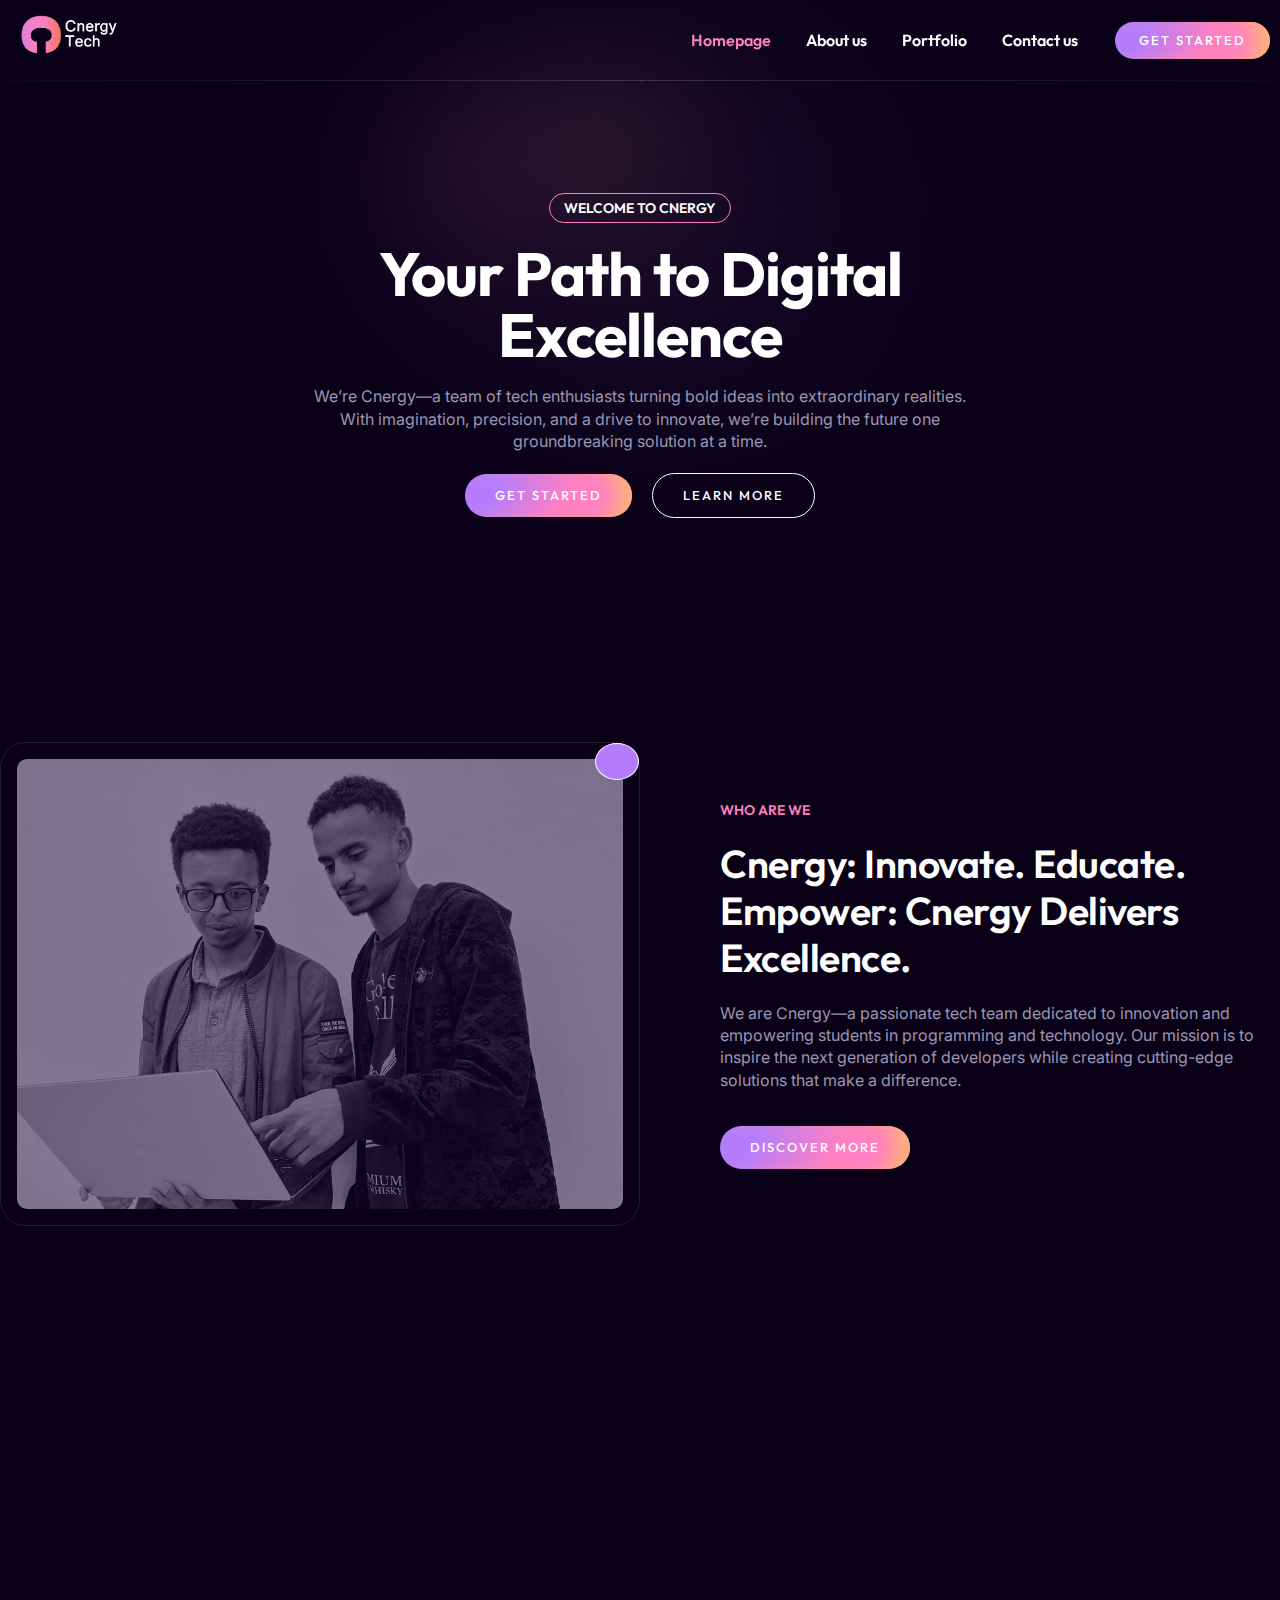
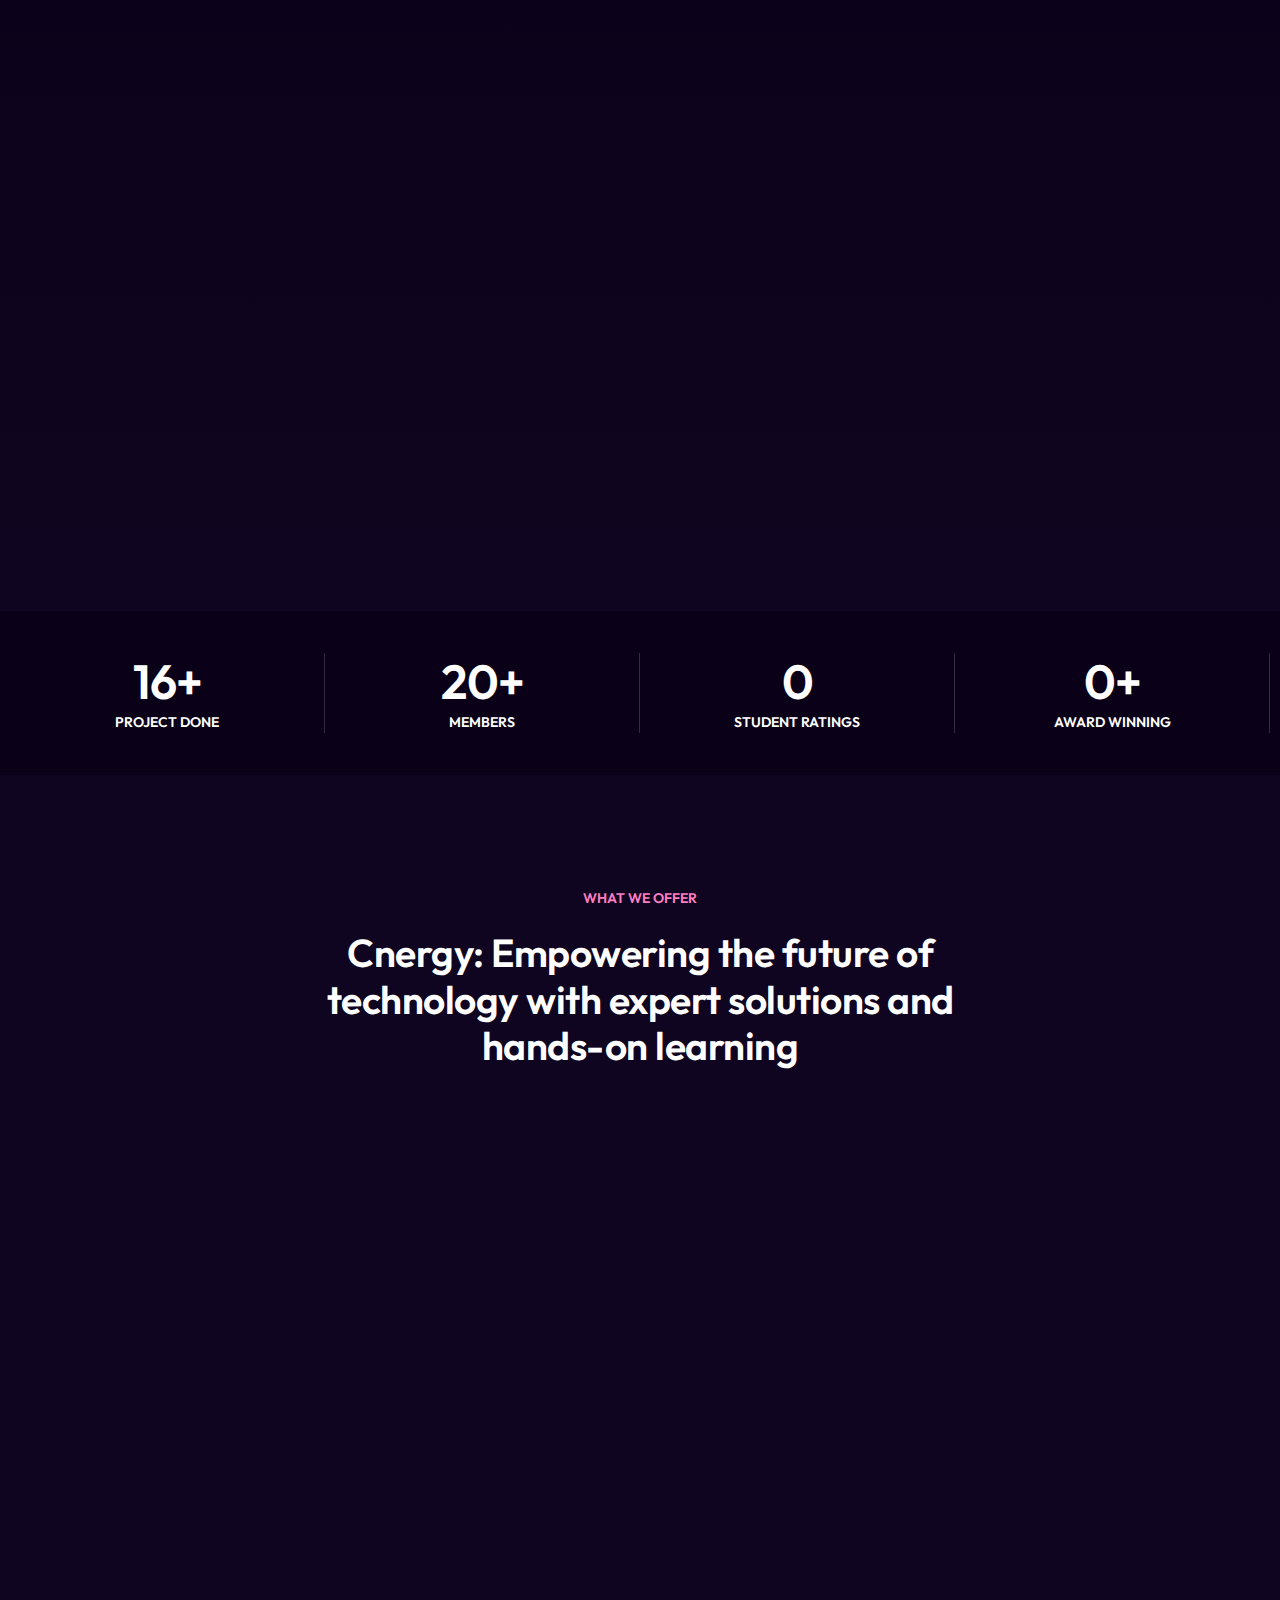
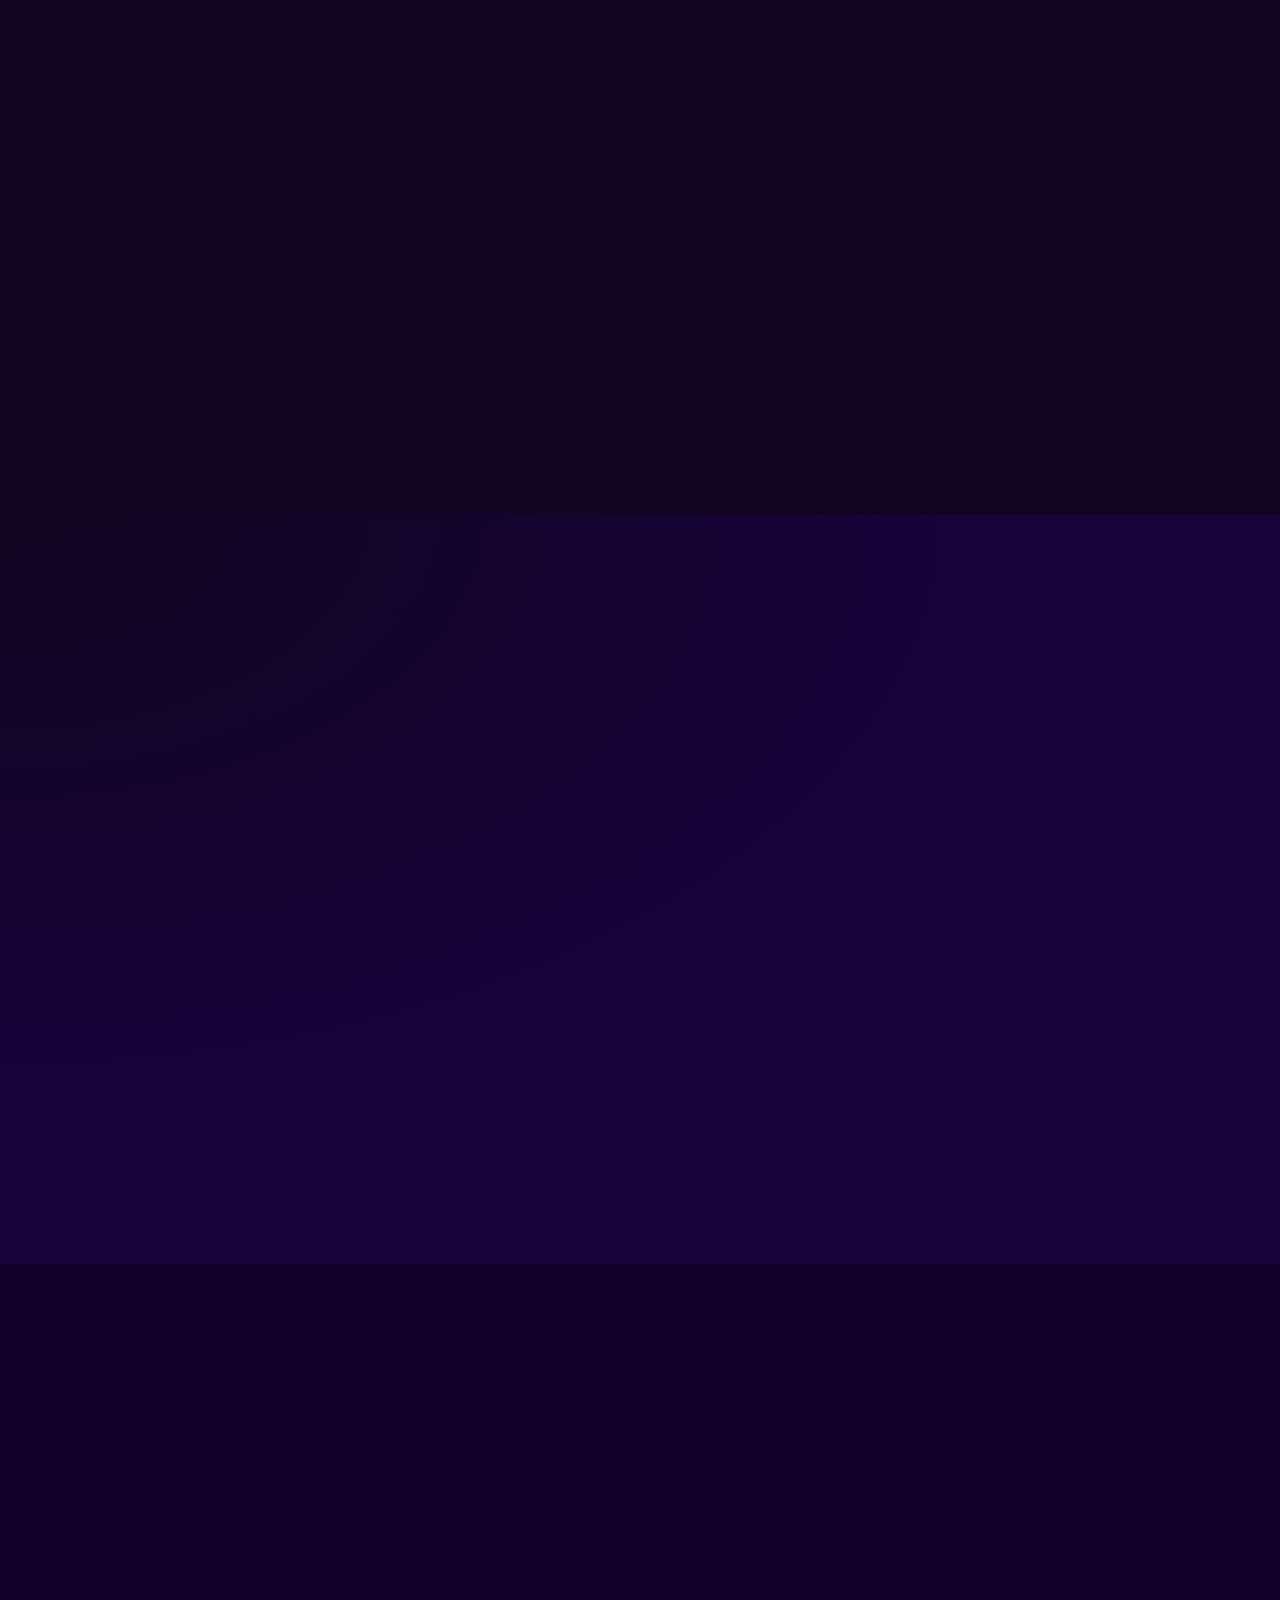
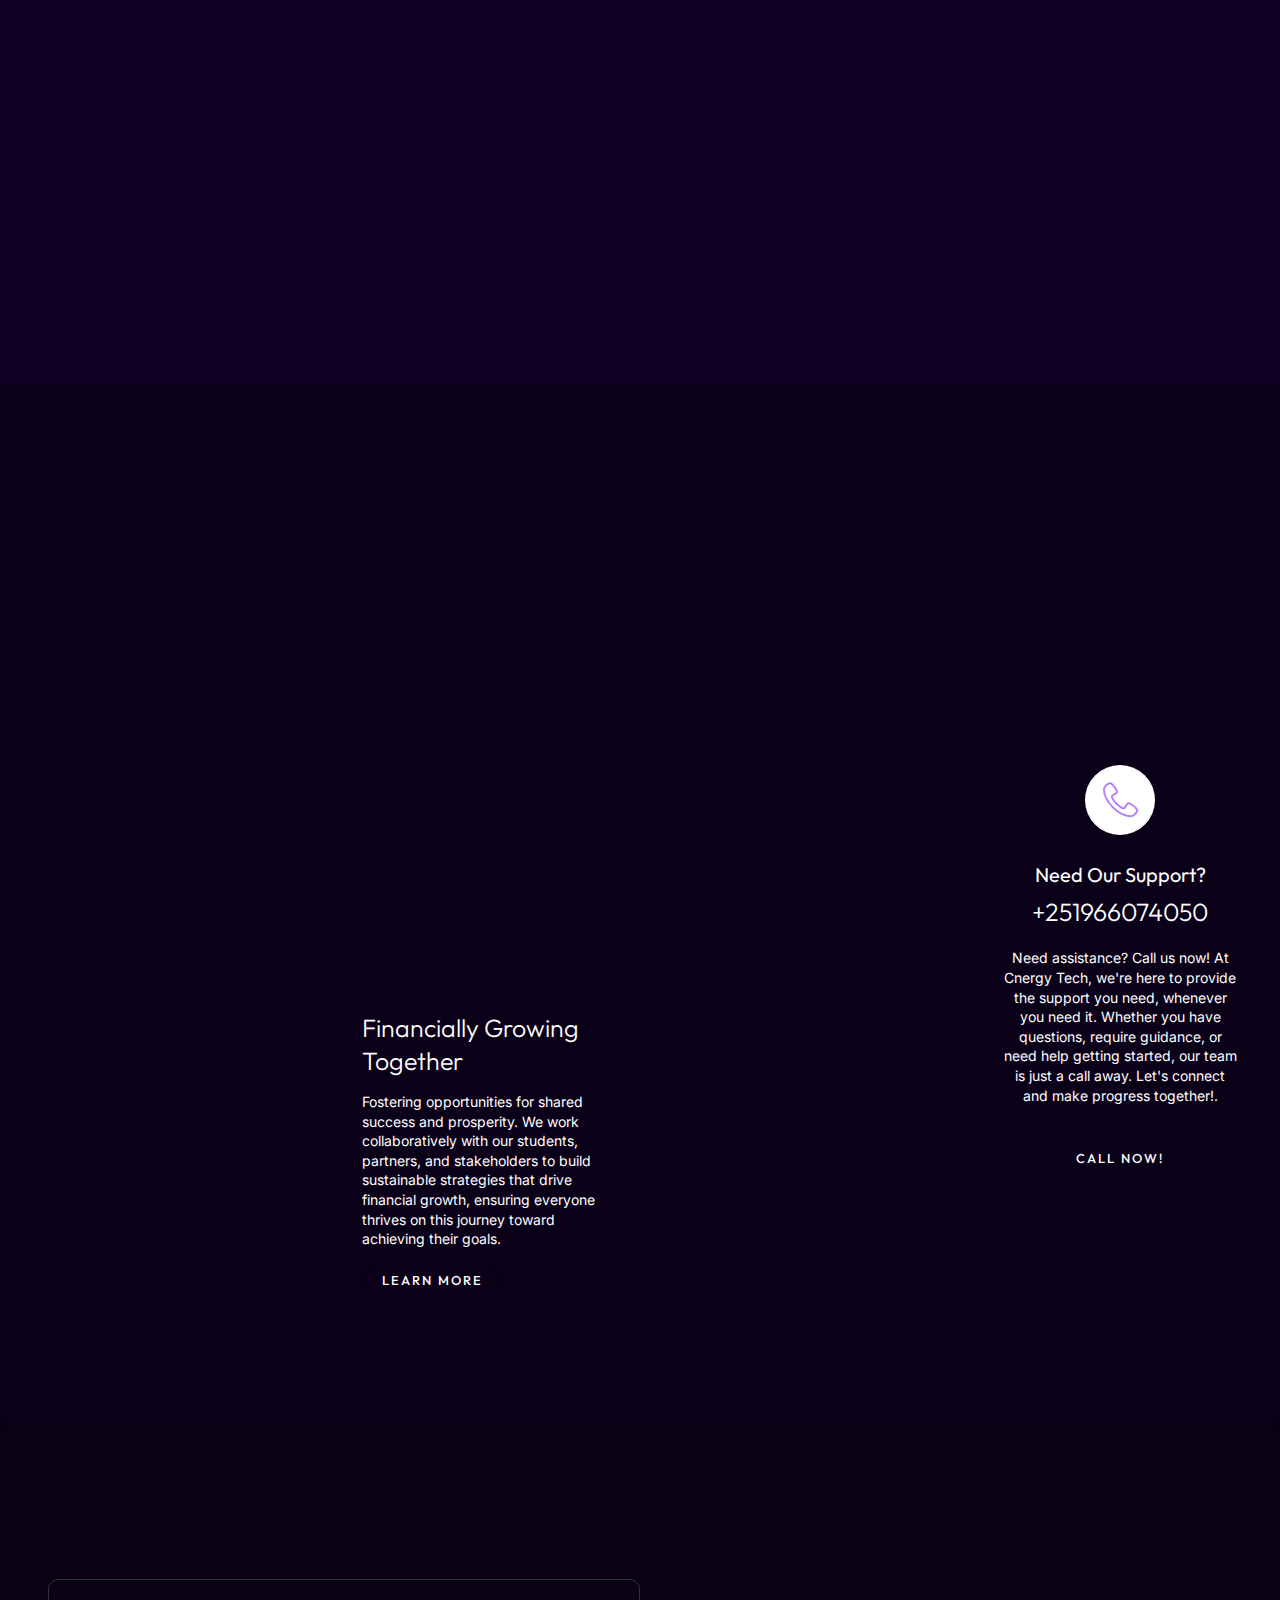
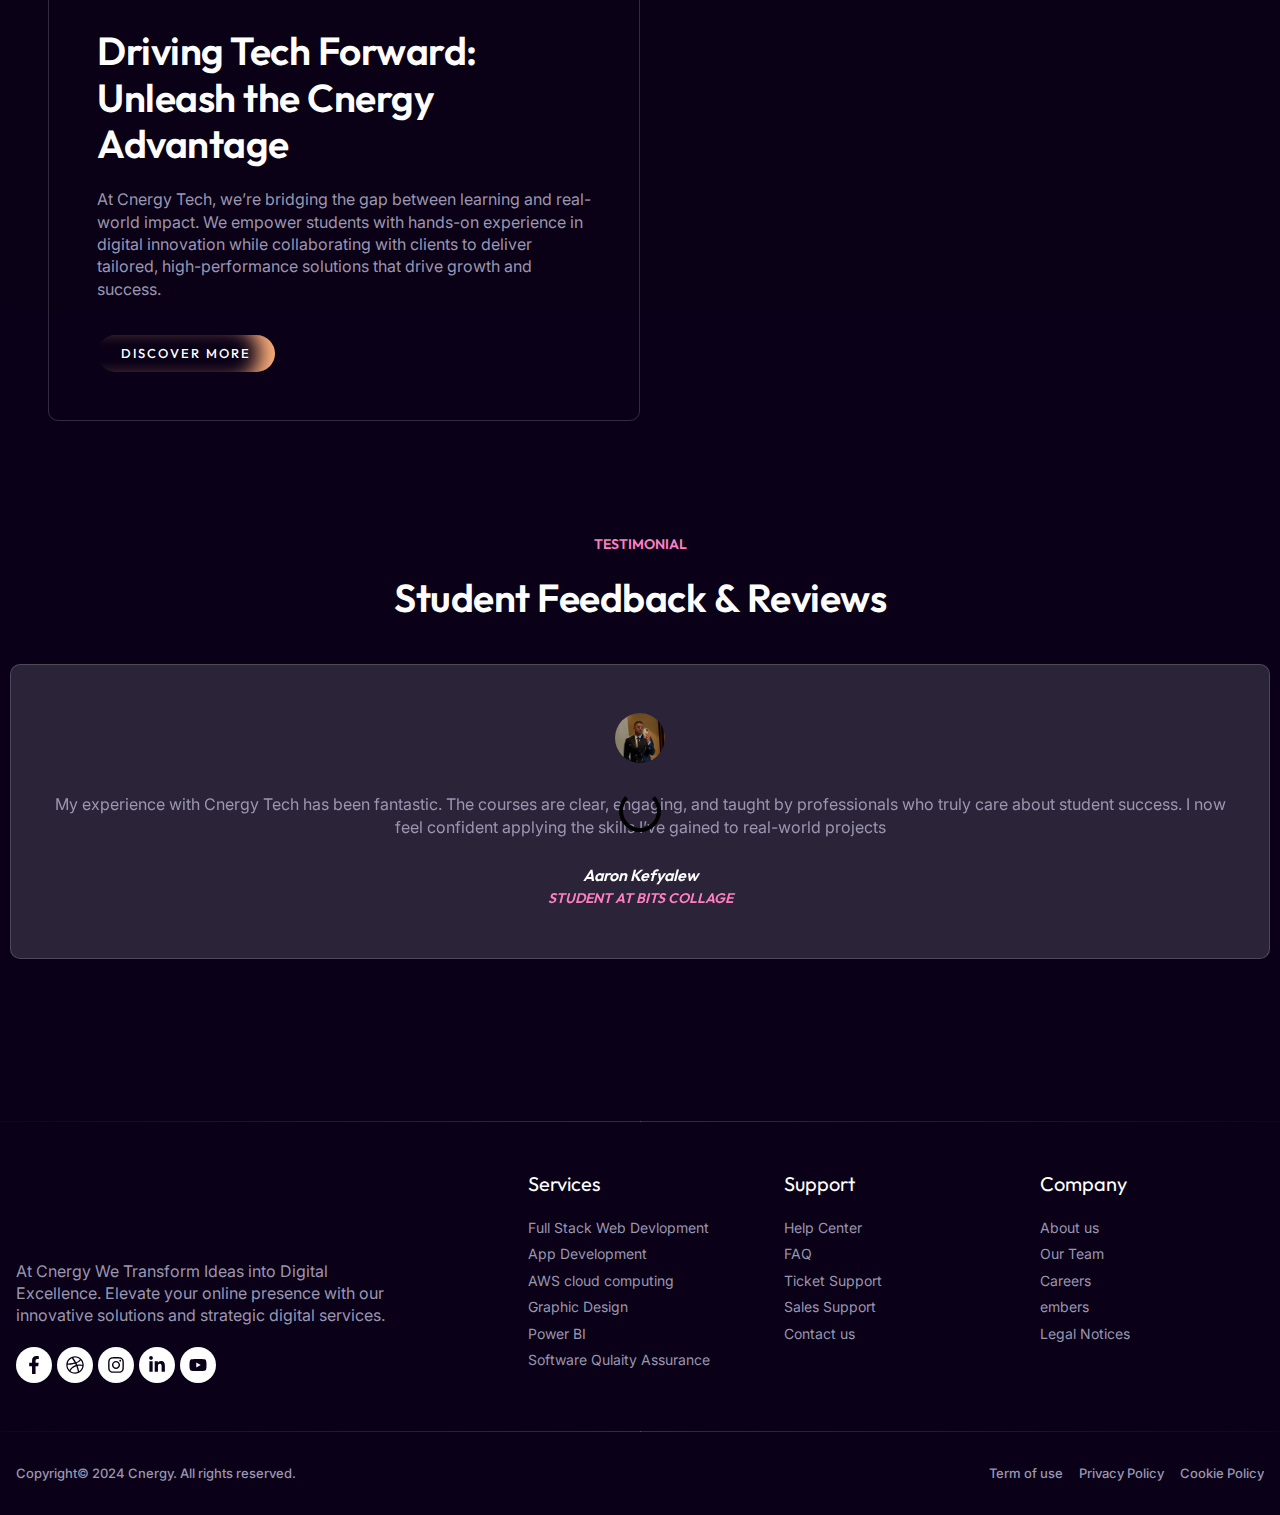
<file: digimax/template-kit/homepage/index.html>
<!doctype html>
<html lang="en-US">

<!-- Mirrored from theme.creativemox.com/digimax/template-kit/homepage/ by HTTrack Website Copier/3.x [XR&CO'2014], Sat, 28 Dec 2024 17:44:39 GMT -->
<!-- Added by HTTrack --><meta http-equiv="content-type" content="text/html;charset=UTF-8" /><!-- /Added by HTTrack -->
<head>
	<meta charset="UTF-8">
	<meta name="viewport" content="width=device-width, initial-scale=1">
	<link rel="profile" href="https://gmpg.org/xfn/11">
	<title>Homepage &#8211; Cnergy</title>
<meta name='robots' content='max-image-preview:large' />
	<style>img:is([sizes="auto" i], [sizes^="auto," i]) { contain-intrinsic-size: 3000px 1500px }</style>
	<link rel="alternate" type="application/rss+xml" title="Digimax &raquo; Feed" href="../../feed/index.html" />
<link rel="alternate" type="application/rss+xml" title="Digimax &raquo; Comments Feed" href="../../comments/feed/index.html" />
<script>
window._wpemojiSettings = {"baseUrl":"https:\/\/s.w.org\/images\/core\/emoji\/15.0.3\/72x72\/","ext":".png","svgUrl":"https:\/\/s.w.org\/images\/core\/emoji\/15.0.3\/svg\/","svgExt":".svg","source":{"concatemoji":"https:\/\/theme.creativemox.com\/digimax\/wp-includes\/js\/wp-emoji-release.min.js?ver=6.7.1"}};
/*! This file is auto-generated */
!function(i,n){var o,s,e;function c(e){try{var t={supportTests:e,timestamp:(new Date).valueOf()};sessionStorage.setItem(o,JSON.stringify(t))}catch(e){}}function p(e,t,n){e.clearRect(0,0,e.canvas.width,e.canvas.height),e.fillText(t,0,0);var t=new Uint32Array(e.getImageData(0,0,e.canvas.width,e.canvas.height).data),r=(e.clearRect(0,0,e.canvas.width,e.canvas.height),e.fillText(n,0,0),new Uint32Array(e.getImageData(0,0,e.canvas.width,e.canvas.height).data));return t.every(function(e,t){return e===r[t]})}function u(e,t,n){switch(t){case"flag":return n(e,"\ud83c\udff3\ufe0f\u200d\u26a7\ufe0f","\ud83c\udff3\ufe0f\u200b\u26a7\ufe0f")?!1:!n(e,"\ud83c\uddfa\ud83c\uddf3","\ud83c\uddfa\u200b\ud83c\uddf3")&&!n(e,"\ud83c\udff4\udb40\udc67\udb40\udc62\udb40\udc65\udb40\udc6e\udb40\udc67\udb40\udc7f","\ud83c\udff4\u200b\udb40\udc67\u200b\udb40\udc62\u200b\udb40\udc65\u200b\udb40\udc6e\u200b\udb40\udc67\u200b\udb40\udc7f");case"emoji":return!n(e,"\ud83d\udc26\u200d\u2b1b","\ud83d\udc26\u200b\u2b1b")}return!1}function f(e,t,n){var r="undefined"!=typeof WorkerGlobalScope&&self instanceof WorkerGlobalScope?new OffscreenCanvas(300,150):i.createElement("canvas"),a=r.getContext("2d",{willReadFrequently:!0}),o=(a.textBaseline="top",a.font="600 32px Arial",{});return e.forEach(function(e){o[e]=t(a,e,n)}),o}function t(e){var t=i.createElement("script");t.src=e,t.defer=!0,i.head.appendChild(t)}"undefined"!=typeof Promise&&(o="wpEmojiSettingsSupports",s=["flag","emoji"],n.supports={everything:!0,everythingExceptFlag:!0},e=new Promise(function(e){i.addEventListener("DOMContentLoaded",e,{once:!0})}),new Promise(function(t){var n=function(){try{var e=JSON.parse(sessionStorage.getItem(o));if("object"==typeof e&&"number"==typeof e.timestamp&&(new Date).valueOf()<e.timestamp+604800&&"object"==typeof e.supportTests)return e.supportTests}catch(e){}return null}();if(!n){if("undefined"!=typeof Worker&&"undefined"!=typeof OffscreenCanvas&&"undefined"!=typeof URL&&URL.createObjectURL&&"undefined"!=typeof Blob)try{var e="postMessage("+f.toString()+"("+[JSON.stringify(s),u.toString(),p.toString()].join(",")+"));",r=new Blob([e],{type:"text/javascript"}),a=new Worker(URL.createObjectURL(r),{name:"wpTestEmojiSupports"});return void(a.onmessage=function(e){c(n=e.data),a.terminate(),t(n)})}catch(e){}c(n=f(s,u,p))}t(n)}).then(function(e){for(var t in e)n.supports[t]=e[t],n.supports.everything=n.supports.everything&&n.supports[t],"flag"!==t&&(n.supports.everythingExceptFlag=n.supports.everythingExceptFlag&&n.supports[t]);n.supports.everythingExceptFlag=n.supports.everythingExceptFlag&&!n.supports.flag,n.DOMReady=!1,n.readyCallback=function(){n.DOMReady=!0}}).then(function(){return e}).then(function(){var e;n.supports.everything||(n.readyCallback(),(e=n.source||{}).concatemoji?t(e.concatemoji):e.wpemoji&&e.twemoji&&(t(e.twemoji),t(e.wpemoji)))}))}((window,document),window._wpemojiSettings);
</script>
<style id='wp-emoji-styles-inline-css'>

	img.wp-smiley, img.emoji {
		display: inline !important;
		border: none !important;
		box-shadow: none !important;
		height: 1em !important;
		width: 1em !important;
		margin: 0 0.07em !important;
		vertical-align: -0.1em !important;
		background: none !important;
		padding: 0 !important;
	}
</style>
<style id='classic-theme-styles-inline-css'>
/*! This file is auto-generated */
.wp-block-button__link{color:#fff;background-color:#32373c;border-radius:9999px;box-shadow:none;text-decoration:none;padding:calc(.667em + 2px) calc(1.333em + 2px);font-size:1.125em}.wp-block-file__button{background:#32373c;color:#fff;text-decoration:none}
</style>
<style id='global-styles-inline-css'>
:root{--wp--preset--aspect-ratio--square: 1;--wp--preset--aspect-ratio--4-3: 4/3;--wp--preset--aspect-ratio--3-4: 3/4;--wp--preset--aspect-ratio--3-2: 3/2;--wp--preset--aspect-ratio--2-3: 2/3;--wp--preset--aspect-ratio--16-9: 16/9;--wp--preset--aspect-ratio--9-16: 9/16;--wp--preset--color--black: #000000;--wp--preset--color--cyan-bluish-gray: #abb8c3;--wp--preset--color--white: #ffffff;--wp--preset--color--pale-pink: #f78da7;--wp--preset--color--vivid-red: #cf2e2e;--wp--preset--color--luminous-vivid-orange: #ff6900;--wp--preset--color--luminous-vivid-amber: #fcb900;--wp--preset--color--light-green-cyan: #7bdcb5;--wp--preset--color--vivid-green-cyan: #00d084;--wp--preset--color--pale-cyan-blue: #8ed1fc;--wp--preset--color--vivid-cyan-blue: #0693e3;--wp--preset--color--vivid-purple: #9b51e0;--wp--preset--gradient--vivid-cyan-blue-to-vivid-purple: linear-gradient(135deg,rgba(6,147,227,1) 0%,rgb(155,81,224) 100%);--wp--preset--gradient--light-green-cyan-to-vivid-green-cyan: linear-gradient(135deg,rgb(122,220,180) 0%,rgb(0,208,130) 100%);--wp--preset--gradient--luminous-vivid-amber-to-luminous-vivid-orange: linear-gradient(135deg,rgba(252,185,0,1) 0%,rgba(255,105,0,1) 100%);--wp--preset--gradient--luminous-vivid-orange-to-vivid-red: linear-gradient(135deg,rgba(255,105,0,1) 0%,rgb(207,46,46) 100%);--wp--preset--gradient--very-light-gray-to-cyan-bluish-gray: linear-gradient(135deg,rgb(238,238,238) 0%,rgb(169,184,195) 100%);--wp--preset--gradient--cool-to-warm-spectrum: linear-gradient(135deg,rgb(74,234,220) 0%,rgb(151,120,209) 20%,rgb(207,42,186) 40%,rgb(238,44,130) 60%,rgb(251,105,98) 80%,rgb(254,248,76) 100%);--wp--preset--gradient--blush-light-purple: linear-gradient(135deg,rgb(255,206,236) 0%,rgb(152,150,240) 100%);--wp--preset--gradient--blush-bordeaux: linear-gradient(135deg,rgb(254,205,165) 0%,rgb(254,45,45) 50%,rgb(107,0,62) 100%);--wp--preset--gradient--luminous-dusk: linear-gradient(135deg,rgb(255,203,112) 0%,rgb(199,81,192) 50%,rgb(65,88,208) 100%);--wp--preset--gradient--pale-ocean: linear-gradient(135deg,rgb(255,245,203) 0%,rgb(182,227,212) 50%,rgb(51,167,181) 100%);--wp--preset--gradient--electric-grass: linear-gradient(135deg,rgb(202,248,128) 0%,rgb(113,206,126) 100%);--wp--preset--gradient--midnight: linear-gradient(135deg,rgb(2,3,129) 0%,rgb(40,116,252) 100%);--wp--preset--font-size--small: 13px;--wp--preset--font-size--medium: 20px;--wp--preset--font-size--large: 36px;--wp--preset--font-size--x-large: 42px;--wp--preset--spacing--20: 0.44rem;--wp--preset--spacing--30: 0.67rem;--wp--preset--spacing--40: 1rem;--wp--preset--spacing--50: 1.5rem;--wp--preset--spacing--60: 2.25rem;--wp--preset--spacing--70: 3.38rem;--wp--preset--spacing--80: 5.06rem;--wp--preset--shadow--natural: 6px 6px 9px rgba(0, 0, 0, 0.2);--wp--preset--shadow--deep: 12px 12px 50px rgba(0, 0, 0, 0.4);--wp--preset--shadow--sharp: 6px 6px 0px rgba(0, 0, 0, 0.2);--wp--preset--shadow--outlined: 6px 6px 0px -3px rgba(255, 255, 255, 1), 6px 6px rgba(0, 0, 0, 1);--wp--preset--shadow--crisp: 6px 6px 0px rgba(0, 0, 0, 1);}:where(.is-layout-flex){gap: 0.5em;}:where(.is-layout-grid){gap: 0.5em;}body .is-layout-flex{display: flex;}.is-layout-flex{flex-wrap: wrap;align-items: center;}.is-layout-flex > :is(*, div){margin: 0;}body .is-layout-grid{display: grid;}.is-layout-grid > :is(*, div){margin: 0;}:where(.wp-block-columns.is-layout-flex){gap: 2em;}:where(.wp-block-columns.is-layout-grid){gap: 2em;}:where(.wp-block-post-template.is-layout-flex){gap: 1.25em;}:where(.wp-block-post-template.is-layout-grid){gap: 1.25em;}.has-black-color{color: var(--wp--preset--color--black) !important;}.has-cyan-bluish-gray-color{color: var(--wp--preset--color--cyan-bluish-gray) !important;}.has-white-color{color: var(--wp--preset--color--white) !important;}.has-pale-pink-color{color: var(--wp--preset--color--pale-pink) !important;}.has-vivid-red-color{color: var(--wp--preset--color--vivid-red) !important;}.has-luminous-vivid-orange-color{color: var(--wp--preset--color--luminous-vivid-orange) !important;}.has-luminous-vivid-amber-color{color: var(--wp--preset--color--luminous-vivid-amber) !important;}.has-light-green-cyan-color{color: var(--wp--preset--color--light-green-cyan) !important;}.has-vivid-green-cyan-color{color: var(--wp--preset--color--vivid-green-cyan) !important;}.has-pale-cyan-blue-color{color: var(--wp--preset--color--pale-cyan-blue) !important;}.has-vivid-cyan-blue-color{color: var(--wp--preset--color--vivid-cyan-blue) !important;}.has-vivid-purple-color{color: var(--wp--preset--color--vivid-purple) !important;}.has-black-background-color{background-color: var(--wp--preset--color--black) !important;}.has-cyan-bluish-gray-background-color{background-color: var(--wp--preset--color--cyan-bluish-gray) !important;}.has-white-background-color{background-color: var(--wp--preset--color--white) !important;}.has-pale-pink-background-color{background-color: var(--wp--preset--color--pale-pink) !important;}.has-vivid-red-background-color{background-color: var(--wp--preset--color--vivid-red) !important;}.has-luminous-vivid-orange-background-color{background-color: var(--wp--preset--color--luminous-vivid-orange) !important;}.has-luminous-vivid-amber-background-color{background-color: var(--wp--preset--color--luminous-vivid-amber) !important;}.has-light-green-cyan-background-color{background-color: var(--wp--preset--color--light-green-cyan) !important;}.has-vivid-green-cyan-background-color{background-color: var(--wp--preset--color--vivid-green-cyan) !important;}.has-pale-cyan-blue-background-color{background-color: var(--wp--preset--color--pale-cyan-blue) !important;}.has-vivid-cyan-blue-background-color{background-color: var(--wp--preset--color--vivid-cyan-blue) !important;}.has-vivid-purple-background-color{background-color: var(--wp--preset--color--vivid-purple) !important;}.has-black-border-color{border-color: var(--wp--preset--color--black) !important;}.has-cyan-bluish-gray-border-color{border-color: var(--wp--preset--color--cyan-bluish-gray) !important;}.has-white-border-color{border-color: var(--wp--preset--color--white) !important;}.has-pale-pink-border-color{border-color: var(--wp--preset--color--pale-pink) !important;}.has-vivid-red-border-color{border-color: var(--wp--preset--color--vivid-red) !important;}.has-luminous-vivid-orange-border-color{border-color: var(--wp--preset--color--luminous-vivid-orange) !important;}.has-luminous-vivid-amber-border-color{border-color: var(--wp--preset--color--luminous-vivid-amber) !important;}.has-light-green-cyan-border-color{border-color: var(--wp--preset--color--light-green-cyan) !important;}.has-vivid-green-cyan-border-color{border-color: var(--wp--preset--color--vivid-green-cyan) !important;}.has-pale-cyan-blue-border-color{border-color: var(--wp--preset--color--pale-cyan-blue) !important;}.has-vivid-cyan-blue-border-color{border-color: var(--wp--preset--color--vivid-cyan-blue) !important;}.has-vivid-purple-border-color{border-color: var(--wp--preset--color--vivid-purple) !important;}.has-vivid-cyan-blue-to-vivid-purple-gradient-background{background: var(--wp--preset--gradient--vivid-cyan-blue-to-vivid-purple) !important;}.has-light-green-cyan-to-vivid-green-cyan-gradient-background{background: var(--wp--preset--gradient--light-green-cyan-to-vivid-green-cyan) !important;}.has-luminous-vivid-amber-to-luminous-vivid-orange-gradient-background{background: var(--wp--preset--gradient--luminous-vivid-amber-to-luminous-vivid-orange) !important;}.has-luminous-vivid-orange-to-vivid-red-gradient-background{background: var(--wp--preset--gradient--luminous-vivid-orange-to-vivid-red) !important;}.has-very-light-gray-to-cyan-bluish-gray-gradient-background{background: var(--wp--preset--gradient--very-light-gray-to-cyan-bluish-gray) !important;}.has-cool-to-warm-spectrum-gradient-background{background: var(--wp--preset--gradient--cool-to-warm-spectrum) !important;}.has-blush-light-purple-gradient-background{background: var(--wp--preset--gradient--blush-light-purple) !important;}.has-blush-bordeaux-gradient-background{background: var(--wp--preset--gradient--blush-bordeaux) !important;}.has-luminous-dusk-gradient-background{background: var(--wp--preset--gradient--luminous-dusk) !important;}.has-pale-ocean-gradient-background{background: var(--wp--preset--gradient--pale-ocean) !important;}.has-electric-grass-gradient-background{background: var(--wp--preset--gradient--electric-grass) !important;}.has-midnight-gradient-background{background: var(--wp--preset--gradient--midnight) !important;}.has-small-font-size{font-size: var(--wp--preset--font-size--small) !important;}.has-medium-font-size{font-size: var(--wp--preset--font-size--medium) !important;}.has-large-font-size{font-size: var(--wp--preset--font-size--large) !important;}.has-x-large-font-size{font-size: var(--wp--preset--font-size--x-large) !important;}
:where(.wp-block-post-template.is-layout-flex){gap: 1.25em;}:where(.wp-block-post-template.is-layout-grid){gap: 1.25em;}
:where(.wp-block-columns.is-layout-flex){gap: 2em;}:where(.wp-block-columns.is-layout-grid){gap: 2em;}
:root :where(.wp-block-pullquote){font-size: 1.5em;line-height: 1.6;}
</style>
<link rel='stylesheet' id='template-kit-export-css' href='../../wp-content/plugins/template-kit-export/assets/public/template-kit-export-public982a.css?ver=1.0.23' media='all' />
<link rel='stylesheet' id='hello-elementor-css' href='../../wp-content/themes/hello-elementor/style.min41fe.css?ver=3.0.1' media='all' />
<link rel='stylesheet' id='hello-elementor-theme-style-css' href='../../wp-content/themes/hello-elementor/theme.min41fe.css?ver=3.0.1' media='all' />
<link rel='stylesheet' id='hello-elementor-header-footer-css' href='../../wp-content/themes/hello-elementor/header-footer.min41fe.css?ver=3.0.1' media='all' />
<link rel='stylesheet' id='elementor-frontend-css' href='../../wp-content/plugins/elementor/assets/css/frontend.min5422.css?ver=3.25.9' media='all' />
<link rel='stylesheet' id='elementor-post-7-css' href='../../wp-content/uploads/sites/7/elementor/css/post-729bb.css?ver=1732641752' media='all' />
<link rel='stylesheet' id='widget-image-css' href='../../wp-content/plugins/elementor/assets/css/widget-image.min5422.css?ver=3.25.9' media='all' />
<link rel='stylesheet' id='widget-nav-menu-css' href='../../wp-content/plugins/elementor-pro/assets/css/widget-nav-menu.min81e1.css?ver=3.24.2' media='all' />
<link rel='stylesheet' id='widget-divider-css' href='../../wp-content/plugins/elementor/assets/css/widget-divider.min5422.css?ver=3.25.9' media='all' />
<link rel='stylesheet' id='widget-heading-css' href='../../wp-content/plugins/elementor/assets/css/widget-heading.min5422.css?ver=3.25.9' media='all' />
<link rel='stylesheet' id='e-animation-pop-css' href='../../wp-content/plugins/elementor/assets/lib/animations/styles/e-animation-pop.min5422.css?ver=3.25.9' media='all' />
<link rel='stylesheet' id='widget-social-icons-css' href='../../wp-content/plugins/elementor/assets/css/widget-social-icons.min5422.css?ver=3.25.9' media='all' />
<link rel='stylesheet' id='e-apple-webkit-css' href='../../wp-content/plugins/elementor/assets/css/conditionals/apple-webkit.min5422.css?ver=3.25.9' media='all' />
<link rel='stylesheet' id='widget-icon-list-css' href='../../wp-content/plugins/elementor/assets/css/widget-icon-list.min5422.css?ver=3.25.9' media='all' />
<link rel='stylesheet' id='swiper-css' href='../../wp-content/plugins/elementor/assets/lib/swiper/v8/css/swiper.min94a4.css?ver=8.4.5' media='all' />
<link rel='stylesheet' id='e-swiper-css' href='../../wp-content/plugins/elementor/assets/css/conditionals/e-swiper.min5422.css?ver=3.25.9' media='all' />
<link rel='stylesheet' id='elementor-pro-css' href='../../wp-content/plugins/elementor-pro/assets/css/frontend.min81e1.css?ver=3.24.2' media='all' />
<link rel='stylesheet' id='e-animation-fadeInUp-css' href='../../wp-content/plugins/elementor/assets/lib/animations/styles/fadeInUp.min5422.css?ver=3.25.9' media='all' />
<link rel='stylesheet' id='e-animation-fadeInDown-css' href='../../wp-content/plugins/elementor/assets/lib/animations/styles/fadeInDown.min5422.css?ver=3.25.9' media='all' />
<link rel='stylesheet' id='widget-text-path-css' href='../../wp-content/plugins/elementor/assets/css/widget-text-path.min5422.css?ver=3.25.9' media='all' />
<link rel='stylesheet' id='e-animation-fadeInLeft-css' href='../../wp-content/plugins/elementor/assets/lib/animations/styles/fadeInLeft.min5422.css?ver=3.25.9' media='all' />
<link rel='stylesheet' id='widget-text-editor-css' href='../../wp-content/plugins/elementor/assets/css/widget-text-editor.min5422.css?ver=3.25.9' media='all' />
<link rel='stylesheet' id='e-animation-fadeInRight-css' href='../../wp-content/plugins/elementor/assets/lib/animations/styles/fadeInRight.min5422.css?ver=3.25.9' media='all' />
<link rel='stylesheet' id='widget-counter-css' href='../../wp-content/plugins/elementor/assets/css/widget-counter.min5422.css?ver=3.25.9' media='all' />
<link rel='stylesheet' id='widget-icon-box-css' href='../../wp-content/plugins/elementor/assets/css/widget-icon-box.min5422.css?ver=3.25.9' media='all' />
<link rel='stylesheet' id='e-animation-fadeIn-css' href='../../wp-content/plugins/elementor/assets/lib/animations/styles/fadeIn.min5422.css?ver=3.25.9' media='all' />
<link rel='stylesheet' id='widget-call-to-action-css' href='../../wp-content/plugins/elementor-pro/assets/css/widget-call-to-action.min81e1.css?ver=3.24.2' media='all' />
<link rel='stylesheet' id='widget-rating-css' href='../../wp-content/plugins/elementor/assets/css/widget-rating.min5422.css?ver=3.25.9' media='all' />
<link rel='stylesheet' id='widget-carousel-css' href='../../wp-content/plugins/elementor-pro/assets/css/widget-carousel.min81e1.css?ver=3.24.2' media='all' />
<link rel='stylesheet' id='elementor-post-936-css' href='../../wp-content/uploads/sites/7/elementor/css/post-936c6f8.css?ver=1732641765' media='all' />
<link rel='stylesheet' id='elementor-post-50-css' href='../../wp-content/uploads/sites/7/elementor/css/post-5029bb.css?ver=1732641752' media='all' />
<link rel='stylesheet' id='elementor-post-76-css' href='../../wp-content/uploads/sites/7/elementor/css/post-7629bb.css?ver=1732641752' media='all' />
<link rel='stylesheet' id='elementor-icons-ekiticons-css' href='../../wp-content/plugins/elementskit-lite/modules/elementskit-icon-pack/assets/css/ekiticonsd617.css?ver=3.3.2' media='all' />
<link rel='stylesheet' id='skb-cife-brands_icon-css' href='../../wp-content/plugins/skyboot-custom-icons-for-elementor/assets/css/icomoon_brandsce14.css?ver=1.0.8' media='all' />
<link rel='stylesheet' id='skb-cife-devicons_icon-css' href='../../wp-content/plugins/skyboot-custom-icons-for-elementor/assets/css/devicons.mince14.css?ver=1.0.8' media='all' />
<link rel='stylesheet' id='skb-cife-elegant_icon-css' href='../../wp-content/plugins/skyboot-custom-icons-for-elementor/assets/css/elegantce14.css?ver=1.0.8' media='all' />
<link rel='stylesheet' id='skb-cife-elusive_icon-css' href='../../wp-content/plugins/skyboot-custom-icons-for-elementor/assets/css/elusive-icons.mince14.css?ver=1.0.8' media='all' />
<link rel='stylesheet' id='skb-cife-icofont_icon-css' href='../../wp-content/plugins/skyboot-custom-icons-for-elementor/assets/css/icofont.mince14.css?ver=1.0.8' media='all' />
<link rel='stylesheet' id='skb-cife-icomoon_icon-css' href='../../wp-content/plugins/skyboot-custom-icons-for-elementor/assets/css/icomoonce14.css?ver=1.0.8' media='all' />
<link rel='stylesheet' id='skb-cife-iconic_icon-css' href='../../wp-content/plugins/skyboot-custom-icons-for-elementor/assets/css/iconicce14.css?ver=1.0.8' media='all' />
<link rel='stylesheet' id='skb-cife-ion_icon-css' href='../../wp-content/plugins/skyboot-custom-icons-for-elementor/assets/css/ionicons.mince14.css?ver=1.0.8' media='all' />
<link rel='stylesheet' id='skb-cife-linearicons_icon-css' href='../../wp-content/plugins/skyboot-custom-icons-for-elementor/assets/css/lineariconsce14.css?ver=1.0.8' media='all' />
<link rel='stylesheet' id='skb-cife-lineawesome_icon-css' href='../../wp-content/plugins/skyboot-custom-icons-for-elementor/assets/css/line-awesome.mince14.css?ver=1.0.8' media='all' />
<link rel='stylesheet' id='skb-cife-line_icon-css' href='../../wp-content/plugins/skyboot-custom-icons-for-elementor/assets/css/lineiconsce14.css?ver=1.0.8' media='all' />
<link rel='stylesheet' id='skb-cife-materialdesign_icon-css' href='../../wp-content/plugins/skyboot-custom-icons-for-elementor/assets/css/materialdesignicons.mince14.css?ver=1.0.8' media='all' />
<link rel='stylesheet' id='skb-cife-open_iconic-css' href='../../wp-content/plugins/skyboot-custom-icons-for-elementor/assets/css/open-iconicce14.css?ver=1.0.8' media='all' />
<link rel='stylesheet' id='skb-cife-simpleline_icon-css' href='../../wp-content/plugins/skyboot-custom-icons-for-elementor/assets/css/simple-line-iconsce14.css?ver=1.0.8' media='all' />
<link rel='stylesheet' id='skb-cife-themify_icon-css' href='../../wp-content/plugins/skyboot-custom-icons-for-elementor/assets/css/themifyce14.css?ver=1.0.8' media='all' />
<link rel='stylesheet' id='ekit-widget-styles-css' href='../../wp-content/plugins/elementskit-lite/widgets/init/assets/css/widget-stylesd617.css?ver=3.3.2' media='all' />
<link rel='stylesheet' id='ekit-responsive-css' href='../../wp-content/plugins/elementskit-lite/widgets/init/assets/css/responsived617.css?ver=3.3.2' media='all' />
<link rel='stylesheet' id='google-fonts-1-css' href='https://fonts.googleapis.com/css?family=Outfit%3A100%2C100italic%2C200%2C200italic%2C300%2C300italic%2C400%2C400italic%2C500%2C500italic%2C600%2C600italic%2C700%2C700italic%2C800%2C800italic%2C900%2C900italic%7CInter%3A100%2C100italic%2C200%2C200italic%2C300%2C300italic%2C400%2C400italic%2C500%2C500italic%2C600%2C600italic%2C700%2C700italic%2C800%2C800italic%2C900%2C900italic&amp;display=auto&amp;ver=6.7.1' media='all' />
<link rel='stylesheet' id='elementor-icons-skb_cife-materialdesign-icon-css' href='../../wp-content/plugins/skyboot-custom-icons-for-elementor/assets/css/materialdesignicons.mince14.css?ver=1.0.8' media='all' />
<link rel='stylesheet' id='elementor-icons-skb_cife-iconic-icon-css' href='../../wp-content/plugins/skyboot-custom-icons-for-elementor/assets/css/iconicce14.css?ver=1.0.8' media='all' />
<link rel='stylesheet' id='elementor-icons-skb_cife-themify-icon-css' href='../../wp-content/plugins/skyboot-custom-icons-for-elementor/assets/css/themifyce14.css?ver=1.0.8' media='all' />
<link rel="preconnect" href="https://fonts.gstatic.com/" crossorigin><script src="../../wp-includes/js/jquery/jquery.minf43b.js?ver=3.7.1" id="jquery-core-js"></script>
<script src="../../wp-includes/js/jquery/jquery-migrate.min5589.js?ver=3.4.1" id="jquery-migrate-js"></script>
<script src="../../wp-content/plugins/template-kit-export/assets/public/template-kit-export-public982a.js?ver=1.0.23" id="template-kit-export-js"></script>
<link rel="https://api.w.org/" href="../../wp-json/index.html" /><link rel="EditURI" type="application/rsd+xml" title="RSD" href="../../xmlrpc0db0.php?rsd" />
<meta name="generator" content="WordPress 6.7.1" />
<link rel="canonical" href="index.html" />
<link rel='shortlink' href='../../indexb648.html?p=936' />
<link rel="alternate" title="oEmbed (JSON)" type="application/json+oembed" href="../../wp-json/oembed/1.0/embed7525.json?url=https%3A%2F%2Ftheme.creativemox.com%2Fdigimax%2Ftemplate-kit%2Fhomepage%2F" />
<link rel="alternate" title="oEmbed (XML)" type="text/xml+oembed" href="../../wp-json/oembed/1.0/embeddd36?url=https%3A%2F%2Ftheme.creativemox.com%2Fdigimax%2Ftemplate-kit%2Fhomepage%2F&amp;format=xml" />
<meta name="generator" content="Elementor 3.25.9; features: e_font_icon_svg, additional_custom_breakpoints, e_optimized_control_loading; settings: css_print_method-external, google_font-enabled, font_display-auto">
			<style>
				.e-con.e-parent:nth-of-type(n+4):not(.e-lazyloaded):not(.e-no-lazyload),
				.e-con.e-parent:nth-of-type(n+4):not(.e-lazyloaded):not(.e-no-lazyload) * {
					background-image: none !important;
				}
				@media screen and (max-height: 1024px) {
					.e-con.e-parent:nth-of-type(n+3):not(.e-lazyloaded):not(.e-no-lazyload),
					.e-con.e-parent:nth-of-type(n+3):not(.e-lazyloaded):not(.e-no-lazyload) * {
						background-image: none !important;
					}
				}
				@media screen and (max-height: 640px) {
					.e-con.e-parent:nth-of-type(n+2):not(.e-lazyloaded):not(.e-no-lazyload),
					.e-con.e-parent:nth-of-type(n+2):not(.e-lazyloaded):not(.e-no-lazyload) * {
						background-image: none !important;
					}
				}
			</style>
			</head>
<body class="envato_tk_templates-template envato_tk_templates-template-elementor_header_footer single single-envato_tk_templates postid-936 elementor-default elementor-template-full-width elementor-kit-7 elementor-page elementor-page-936">


<a class="skip-link screen-reader-text" href="#content">Skip to content</a>

		<div data-elementor-type="header" data-elementor-id="50" class="elementor elementor-50 elementor-location-header" data-elementor-post-type="elementor_library">
			<div class="elementor-element elementor-element-41f876a e-flex e-con-boxed e-con e-parent" data-id="41f876a" data-element_type="container" data-settings="{&quot;background_background&quot;:&quot;classic&quot;,&quot;background_motion_fx_motion_fx_scrolling&quot;:&quot;yes&quot;,&quot;background_motion_fx_opacity_effect&quot;:&quot;yes&quot;,&quot;background_motion_fx_opacity_range&quot;:{&quot;unit&quot;:&quot;%&quot;,&quot;size&quot;:&quot;&quot;,&quot;sizes&quot;:{&quot;start&quot;:100,&quot;end&quot;:100}},&quot;sticky&quot;:&quot;top&quot;,&quot;background_motion_fx_opacity_direction&quot;:&quot;out-in&quot;,&quot;background_motion_fx_opacity_level&quot;:{&quot;unit&quot;:&quot;px&quot;,&quot;size&quot;:10,&quot;sizes&quot;:[]},&quot;background_motion_fx_devices&quot;:[&quot;desktop&quot;,&quot;tablet&quot;,&quot;mobile&quot;],&quot;sticky_on&quot;:[&quot;desktop&quot;,&quot;tablet&quot;,&quot;mobile&quot;],&quot;sticky_offset&quot;:0,&quot;sticky_effects_offset&quot;:0}">
					<div class="e-con-inner">
		<div class="elementor-element elementor-element-06ff044 e-flex e-con-boxed e-con e-child" data-id="06ff044" data-element_type="container" data-settings="{&quot;background_background&quot;:&quot;classic&quot;}">
					<div class="e-con-inner">
		<div class="elementor-element elementor-element-0ebad88 e-con-full e-flex e-con e-child" data-id="0ebad88" data-element_type="container">
				<div class="elementor-element elementor-element-e1b46c3 elementor-widget elementor-widget-image" data-id="e1b46c3" data-element_type="widget" data-widget_type="image.default">
				<div class="elementor-widget-container">
														<a href="../../index.html">
							<img src="./newsics.png" title="logo_digimax" alt="logo_cnergy" loading="lazy" />								</a>
													</div>
				</div>
				</div>
		<div class="elementor-element elementor-element-15566d1 e-con-full e-flex e-con e-child" data-id="15566d1" data-element_type="container">
				<div class="elementor-element elementor-element-84cc3d5 elementor-nav-menu--stretch elementor-nav-menu--dropdown-tablet elementor-nav-menu__text-align-aside elementor-nav-menu--toggle elementor-nav-menu--burger elementor-widget elementor-widget-nav-menu" data-id="84cc3d5" data-element_type="widget" data-settings="{&quot;submenu_icon&quot;:{&quot;value&quot;:&quot;&lt;svg class=\&quot;e-font-icon-svg e-fas-angle-down\&quot; viewBox=\&quot;0 0 320 512\&quot; xmlns=\&quot;http:\/\/www.w3.org\/2000\/svg\&quot;&gt;&lt;path d=\&quot;M143 352.3L7 216.3c-9.4-9.4-9.4-24.6 0-33.9l22.6-22.6c9.4-9.4 24.6-9.4 33.9 0l96.4 96.4 96.4-96.4c9.4-9.4 24.6-9.4 33.9 0l22.6 22.6c9.4 9.4 9.4 24.6 0 33.9l-136 136c-9.2 9.4-24.4 9.4-33.8 0z\&quot;&gt;&lt;\/path&gt;&lt;\/svg&gt;&quot;,&quot;library&quot;:&quot;fa-solid&quot;},&quot;full_width&quot;:&quot;stretch&quot;,&quot;layout&quot;:&quot;horizontal&quot;,&quot;toggle&quot;:&quot;burger&quot;}" data-widget_type="nav-menu.default">
				<div class="elementor-widget-container">
						<nav aria-label="Menu" class="elementor-nav-menu--main elementor-nav-menu__container elementor-nav-menu--layout-horizontal e--pointer-none">
				<ul id="menu-1-84cc3d5" class="elementor-nav-menu"><li class="menu-item menu-item-type-custom menu-item-object-custom current-menu-item menu-item-32"><a href="index.html" aria-current="page" class="elementor-item elementor-item-active">Homepage</a></li>
<li class="menu-item menu-item-type-custom menu-item-object-custom menu-item-33"><a href="../about-us/index.html" class="elementor-item">About us</a></li>


<ul class="sub-menu elementor-nav-menu--dropdown">
	
	<li class="menu-item menu-item-type-custom menu-item-object-custom menu-item-37"><a href="../single-service/index.html" class="elementor-sub-item">Detail Service</a></li>
</ul>
</li>
<li class="menu-item menu-item-type-custom menu-item-object-custom menu-item-38"><a href="../portfolio/index.html" class="elementor-item">Portfolio</a></li>
<li class="menu-item menu-item-type-custom menu-item-object-custom menu-item-39"><a href="../contact-us/index.html" class="elementor-item">Contact us</a></li>

<ul class="sub-menu elementor-nav-menu--dropdown">
	<li class="menu-item menu-item-type-custom menu-item-object-custom menu-item-34"><a href="../our-team/index.html" class="elementor-sub-item">Team</a></li>
	<li class="menu-item menu-item-type-custom menu-item-object-custom menu-item-40"><a href="../faq/index.html" class="elementor-sub-item">FAQ</a></li>
	<li class="menu-item menu-item-type-custom menu-item-object-custom menu-item-41"><a href="../../index795e.html?elementor_library=digimax-archive-blog" class="elementor-sub-item">Blog Archive</a></li>
	<li class="menu-item menu-item-type-custom menu-item-object-custom menu-item-42"><a href="../../2024/01/19/mastering-seo-in-2024-a-comprehensive-guide-by-digimaxs-digital-wizards/index.html" class="elementor-sub-item">Single Post</a></li>
</ul>
</li>
</ul>			</nav>
					<div class="elementor-menu-toggle" role="button" tabindex="0" aria-label="Menu Toggle" aria-expanded="false">
			<i aria-hidden="true" role="presentation" class="elementor-menu-toggle__icon--open  ti-menu"></i><i aria-hidden="true" role="presentation" class="elementor-menu-toggle__icon--close  ti-close"></i>			<span class="elementor-screen-only">Menu</span>
		</div>
					<nav class="elementor-nav-menu--dropdown elementor-nav-menu__container" aria-hidden="true">
				<ul id="menu-2-84cc3d5" class="elementor-nav-menu"><li class="menu-item menu-item-type-custom menu-item-object-custom current-menu-item menu-item-32"><a href="index.html" aria-current="page" class="elementor-item elementor-item-active" tabindex="-1">Homepage</a></li>
<li class="menu-item menu-item-type-custom menu-item-object-custom menu-item-33"><a href="../about-us/index.html" class="elementor-item" tabindex="-1">About us</a></li>
<li class="menu-item menu-item-type-custom menu-item-object-custom menu-item-33"><a href="../our-team/index.html" class="elementor-item" tabindex="-1">OurTeam</a></li>

<li class="menu-item menu-item-type-custom menu-item-object-custom menu-item-has-children menu-item-35"><a href="../services/index.html" class="elementor-item" tabindex="-1">Services</a>
<ul class="sub-menu elementor-nav-menu--dropdown">
	<li class="menu-item menu-item-type-custom menu-item-object-custom menu-item-36"><a href="../pricing-plan/index.html" class="elementor-sub-item" tabindex="-1">Pricing plan</a></li>
	<li class="menu-item menu-item-type-custom menu-item-object-custom menu-item-37"><a href="../single-service/index.html" class="elementor-sub-item" tabindex="-1">Detail Service</a></li>
</ul>
</li>
<li class="menu-item menu-item-type-custom menu-item-object-custom menu-item-38"><a href="../portfolio/index.html" class="elementor-item" tabindex="-1">Portfolio</a></li>
<li class="menu-item menu-item-type-custom menu-item-object-custom menu-item-39"><a href="../contact-us/index.html" class="elementor-item" tabindex="-1">Contact us</a></li>
<li class="menu-item menu-item-type-custom menu-item-object-custom menu-item-has-children menu-item-44"><a href="#" class="elementor-item elementor-item-anchor" tabindex="-1">Pages</a>
<ul class="sub-menu elementor-nav-menu--dropdown">
	<li class="menu-item menu-item-type-custom menu-item-object-custom menu-item-34"><a href="../our-team/index.html" class="elementor-sub-item" tabindex="-1">Team</a></li>
	<li class="menu-item menu-item-type-custom menu-item-object-custom menu-item-40"><a href="../faq/index.html" class="elementor-sub-item" tabindex="-1">FAQ</a></li>
	<li class="menu-item menu-item-type-custom menu-item-object-custom menu-item-41"><a href="../../index795e.html?elementor_library=digimax-archive-blog" class="elementor-sub-item" tabindex="-1">Blog Archive</a></li>
	<li class="menu-item menu-item-type-custom menu-item-object-custom menu-item-42"><a href="../../2024/01/19/mastering-seo-in-2024-a-comprehensive-guide-by-digimaxs-digital-wizards/index.html" class="elementor-sub-item" tabindex="-1">Single Post</a></li>
</ul>
</li>
</ul>			</nav>
				</div>
				</div>
				<div class="elementor-element elementor-element-8ab689a elementor-hidden-mobile elementor-widget elementor-widget-button" data-id="8ab689a" data-element_type="widget" data-widget_type="button.default">
				<div class="elementor-widget-container">
							<div class="elementor-button-wrapper">
					<a   target="_blank"   class="elementor-button elementor-button-link elementor-size-sm" href="https://docs.google.com/forms/d/1MI1vID6JGS-GDuXKlzI3hopVFiJFZTrESMO8Gsq1fy0/edit">
						<span class="elementor-button-content-wrapper">
									<span class="elementor-button-text">Get Started</span>
					</span>
					</a>
				</div>
						</div>
				</div>
				</div>
					</div>
				</div>
				<div class="elementor-element elementor-element-ea830fd elementor-widget-divider--view-line elementor-widget elementor-widget-divider" data-id="ea830fd" data-element_type="widget" data-widget_type="divider.default">
				<div class="elementor-widget-container">
					<div class="elementor-divider">
			<span class="elementor-divider-separator">
						</span>
		</div>
				</div>
				</div>
					</div>
				</div>
				</div>
				<div data-elementor-type="wp-post" data-elementor-id="936" class="elementor elementor-936" data-elementor-post-type="envato_tk_templates">
				<div class="elementor-element elementor-element-66cc236 e-flex e-con-boxed e-con e-parent" data-id="66cc236" data-element_type="container" data-settings="{&quot;background_background&quot;:&quot;video&quot;,&quot;background_video_link&quot;:&quot;https:\/\/www.youtube.com\/watch?v=HXJEakm65FI&quot;,&quot;background_video_start&quot;:5,&quot;background_video_end&quot;:14}">
					<div class="e-con-inner">
		<div class="elementor-background-video-container elementor-hidden-mobile">
							<div class="elementor-background-video-embed"></div>
						</div><div class="elementor-element elementor-element-3e546b6 e-con-full e-flex e-con e-child" data-id="3e546b6" data-element_type="container" data-settings="{&quot;background_background&quot;:&quot;classic&quot;}">
				<div class="elementor-element elementor-element-e724057 elementor-invisible elementor-widget elementor-widget-heading" data-id="e724057" data-element_type="widget" data-settings="{&quot;_animation&quot;:&quot;fadeInUp&quot;}" data-widget_type="heading.default">
				<div class="elementor-widget-container">
			<h6 class="elementor-heading-title elementor-size-default">Welcome to Cnergy</h6>		</div>
				</div>
				<div class="elementor-element elementor-element-584f6b0 elementor-invisible elementor-widget elementor-widget-heading" data-id="584f6b0" data-element_type="widget" data-settings="{&quot;_animation&quot;:&quot;fadeInUp&quot;,&quot;_animation_delay&quot;:200}" data-widget_type="heading.default">
				<div class="elementor-widget-container">
			<h1 class="elementor-heading-title elementor-size-default">Your Path to Digital Excellence</h1>		</div>
				</div>
				<div class="elementor-element elementor-element-61eca3b elementor-invisible elementor-widget elementor-widget-heading" data-id="61eca3b" data-element_type="widget" data-settings="{&quot;_animation&quot;:&quot;fadeInDown&quot;,&quot;_animation_delay&quot;:300}" data-widget_type="heading.default">
				<div class="elementor-widget-container">
			<div class="elementor-heading-title elementor-size-default">We’re Cnergy—a team of tech enthusiasts turning bold ideas into extraordinary realities. With imagination, precision,
			and a drive to innovate, we’re building the future one groundbreaking solution at a time.
</div>		</div>
				</div>
		<div class="elementor-element elementor-element-8c110cc e-flex e-con-boxed e-con e-child" data-id="8c110cc" data-element_type="container">
					<div class="e-con-inner">
				<div class="elementor-element elementor-element-1c2ae64 elementor-align-center elementor-mobile-align-justify elementor-widget elementor-widget-button" data-id="1c2ae64" data-element_type="widget" data-widget_type="button.default">
				<div class="elementor-widget-container">
							<div class="elementor-button-wrapper">
					<a class="elementor-button elementor-button-link elementor-size-md" href="#">
						<span class="elementor-button-content-wrapper">
									<span class="elementor-button-text">GEt Started</span>
					</span>
					</a>
				</div>
						</div>
				</div>
				<div class="elementor-element elementor-element-2ff7ee8 elementor-align-center elementor-mobile-align-justify elementor-widget elementor-widget-button" data-id="2ff7ee8" data-element_type="widget" data-widget_type="button.default">
				<div class="elementor-widget-container">
							<div class="elementor-button-wrapper">
					<a class="elementor-button elementor-button-link elementor-size-md" href="#">
						<span class="elementor-button-content-wrapper">
									<span class="elementor-button-text">Learn more</span>
					</span>
					</a>
				</div>
						</div>
				</div>
					</div>
				</div>
				</div>
					</div>
				</div>
		<!-- <div class="elementor-element elementor-element-d445058 e-flex e-con-boxed e-con e-parent" data-id="d445058" data-element_type="container">
					<div class="e-con-inner">
		<div class="elementor-element elementor-element-187a600 e-flex e-con-boxed e-con e-child" data-id="187a600" data-element_type="container" data-settings="{&quot;background_background&quot;:&quot;gradient&quot;}">
					<div class="e-con-inner">
		<div class="elementor-element elementor-element-28c8fbc e-flex e-con-boxed elementor-invisible e-con e-child" data-id="28c8fbc" data-element_type="container" data-settings="{&quot;animation&quot;:&quot;fadeInUp&quot;}">
					<div class="e-con-inner">
				<div class="elementor-element elementor-element-e7002fa elementor-widget elementor-widget-heading" data-id="e7002fa" data-element_type="widget" data-widget_type="heading.default">
				<div class="elementor-widget-container">
			<h2 class="elementor-heading-title elementor-size-default">Join over 300,000+ businesses to create unique brand designs.</h2>		</div>
				</div>
					</div>
				</div>
		<div class="elementor-element elementor-element-bb8fcce e-flex e-con-boxed e-con e-child" data-id="bb8fcce" data-element_type="container">
					<div class="e-con-inner">
				<div class="elementor-element elementor-element-6e1eac6 elementor-widget__width-initial elementor-widget elementor-widget-image" data-id="6e1eac6" data-element_type="widget" data-widget_type="image.default">
				<div class="elementor-widget-container">
													<img decoding="async" width="295" height="150" src="../../wp-content/uploads/sites/7/2024/01/logo_1.png" class="attachment-full size-full wp-image-482" alt="" />													</div>
				</div>
				<div class="elementor-element elementor-element-e56b966 elementor-widget__width-initial elementor-widget elementor-widget-image" data-id="e56b966" data-element_type="widget" data-widget_type="image.default">
				<div class="elementor-widget-container">
													<img fetchpriority="high" decoding="async" width="472" height="125" src="../../wp-content/uploads/sites/7/2024/01/logo_2.png" class="attachment-full size-full wp-image-483" alt="" srcset="https://theme.creativemox.com/digimax/wp-content/uploads/sites/7/2024/01/logo_2.png 472w, https://theme.creativemox.com/digimax/wp-content/uploads/sites/7/2024/01/logo_2-300x79.png 300w" sizes="(max-width: 472px) 100vw, 472px" />													</div>
				</div>
				<div class="elementor-element elementor-element-72e311f elementor-widget__width-initial elementor-widget elementor-widget-image" data-id="72e311f" data-element_type="widget" data-widget_type="image.default">
				<div class="elementor-widget-container">
													<img decoding="async" width="485" height="125" src="../../wp-content/uploads/sites/7/2024/01/logo_3.png" class="attachment-full size-full wp-image-484" alt="" srcset="https://theme.creativemox.com/digimax/wp-content/uploads/sites/7/2024/01/logo_3.png 485w, https://theme.creativemox.com/digimax/wp-content/uploads/sites/7/2024/01/logo_3-300x77.png 300w" sizes="(max-width: 485px) 100vw, 485px" />													</div>
				</div>
				<div class="elementor-element elementor-element-c8fbceb elementor-widget__width-initial elementor-widget elementor-widget-image" data-id="c8fbceb" data-element_type="widget" data-widget_type="image.default">
				<div class="elementor-widget-container">
													<img loading="lazy" decoding="async" width="493" height="125" src="../../wp-content/uploads/sites/7/2024/01/logo_4.png" class="attachment-full size-full wp-image-485" alt="" srcset="https://theme.creativemox.com/digimax/wp-content/uploads/sites/7/2024/01/logo_4.png 493w, https://theme.creativemox.com/digimax/wp-content/uploads/sites/7/2024/01/logo_4-300x76.png 300w" sizes="(max-width: 493px) 100vw, 493px" />													</div>
				</div>
				<div class="elementor-element elementor-element-5ef18bc elementor-widget__width-initial elementor-widget elementor-widget-image" data-id="5ef18bc" data-element_type="widget" data-widget_type="image.default">
				<div class="elementor-widget-container">
													<img loading="lazy" decoding="async" width="584" height="125" src="../../wp-content/uploads/sites/7/2024/01/logo_5.png" class="attachment-full size-full wp-image-486" alt="" srcset="https://theme.creativemox.com/digimax/wp-content/uploads/sites/7/2024/01/logo_5.png 584w, https://theme.creativemox.com/digimax/wp-content/uploads/sites/7/2024/01/logo_5-300x64.png 300w" sizes="(max-width: 584px) 100vw, 584px" />													</div>
				</div>
				<div class="elementor-element elementor-element-0efb6d3 elementor-widget__width-initial elementor-widget elementor-widget-image" data-id="0efb6d3" data-element_type="widget" data-widget_type="image.default">
				<div class="elementor-widget-container">
													<img decoding="async" width="485" height="125" src="../../wp-content/uploads/sites/7/2024/01/logo_3.png" class="attachment-full size-full wp-image-484" alt="" srcset="https://theme.creativemox.com/digimax/wp-content/uploads/sites/7/2024/01/logo_3.png 485w, https://theme.creativemox.com/digimax/wp-content/uploads/sites/7/2024/01/logo_3-300x77.png 300w" sizes="(max-width: 485px) 100vw, 485px" />													</div>
				</div>
				<div class="elementor-element elementor-element-564b360 elementor-widget__width-initial elementor-widget elementor-widget-image" data-id="564b360" data-element_type="widget" data-widget_type="image.default">
				<div class="elementor-widget-container">
													<img loading="lazy" decoding="async" width="472" height="125" src="../../wp-content/uploads/sites/7/2024/01/logo_7.png" class="attachment-full size-full wp-image-488" alt="" srcset="https://theme.creativemox.com/digimax/wp-content/uploads/sites/7/2024/01/logo_7.png 472w, https://theme.creativemox.com/digimax/wp-content/uploads/sites/7/2024/01/logo_7-300x79.png 300w" sizes="(max-width: 472px) 100vw, 472px" />													</div>
				</div>
				<div class="elementor-element elementor-element-4a17962 elementor-widget__width-initial elementor-widget elementor-widget-image" data-id="4a17962" data-element_type="widget" data-widget_type="image.default">
				<div class="elementor-widget-container">
													<img loading="lazy" decoding="async" width="413" height="125" src="../../wp-content/uploads/sites/7/2024/01/logo_8.png" class="attachment-full size-full wp-image-489" alt="" srcset="https://theme.creativemox.com/digimax/wp-content/uploads/sites/7/2024/01/logo_8.png 413w, https://theme.creativemox.com/digimax/wp-content/uploads/sites/7/2024/01/logo_8-300x91.png 300w" sizes="(max-width: 413px) 100vw, 413px" />													</div>
				</div>
					</div>
				</div>
					</div>
				</div>
					</div>
				</div> -->
		<div class="elementor-element elementor-element-e42d40d e-flex e-con-boxed e-con e-parent" data-id="e42d40d" data-element_type="container">
					<div class="e-con-inner">
		<div class="elementor-element elementor-element-f241559 e-con-full e-flex elementor-invisible e-con e-child" data-id="f241559" data-element_type="container" data-settings="{&quot;animation&quot;:&quot;fadeInLeft&quot;}">
				<div class="elementor-element elementor-element-f93e87d elementor-widget__width-auto elementor-absolute elementor-widget elementor-widget-text-path" data-id="f93e87d" data-element_type="widget" data-settings="{&quot;text&quot;:&quot;Premium Services &amp; Support&quot;,&quot;_position&quot;:&quot;absolute&quot;,&quot;align&quot;:&quot;center&quot;,&quot;link&quot;:{&quot;url&quot;:&quot;&quot;,&quot;is_external&quot;:&quot;&quot;,&quot;nofollow&quot;:&quot;&quot;,&quot;custom_attributes&quot;:&quot;&quot;},&quot;start_point&quot;:{&quot;unit&quot;:&quot;%&quot;,&quot;size&quot;:0,&quot;sizes&quot;:[]}}" data-widget_type="text-path.default">
				<div class="elementor-widget-container">
					<div class="e-text-path" data-text="Premium Services &amp;amp; Support" data-url="//theme.creativemox.com/digimax/wp-content/plugins/elementor/assets/svg-paths/circle.svg" data-link-url=""></div>
				</div>
				</div>
				<div class="elementor-element elementor-element-eaad09c elementor-widget elementor-widget-image" data-id="eaad09c" data-element_type="widget" data-widget_type="image.default">
				<div class="elementor-widget-container">
													<img loading="lazy" decoding="async" width="2000" height="1334" src="../../../group.jpg" class="attachment-full size-full wp-image-637" alt="Im so glad I found you. Shot of two coworkers talking while using a digital tablet." sizes="(max-width: 2000px) 100vw, 2000px" />													</div>
				</div>
				</div>
		<div class="elementor-element elementor-element-a9ef3a9 e-con-full e-flex elementor-invisible e-con e-child" data-id="a9ef3a9" data-element_type="container" data-settings="{&quot;animation&quot;:&quot;fadeInRight&quot;}">
				<div class="elementor-element elementor-element-da6db47 elementor-widget elementor-widget-heading" data-id="da6db47" data-element_type="widget" data-widget_type="heading.default">
				<div class="elementor-widget-container">
			<h6 class="elementor-heading-title elementor-size-default">Who are we</h6>		</div>
				</div>
				<div class="elementor-element elementor-element-999841d elementor-widget elementor-widget-heading" data-id="999841d" data-element_type="widget" data-widget_type="heading.default">
				<div class="elementor-widget-container">
			<h2 class="elementor-heading-title elementor-size-default">Cnergy: Innovate. Educate. Empower: Cnergy Delivers Excellence.</h2>		</div>
				</div>
				<div class="elementor-element elementor-element-5d6b063 elementor-widget elementor-widget-text-editor" data-id="5d6b063" data-element_type="widget" data-widget_type="text-editor.default">
				<div class="elementor-widget-container">
							<p>We are Cnergy—a passionate tech team dedicated to innovation and empowering students in programming and technology. Our
							mission is to inspire the next generation of developers while creating cutting-edge solutions that make a difference.</p>						</div>
				</div>
				<div class="elementor-element elementor-element-dbc9003 elementor-widget elementor-widget-button" data-id="dbc9003" data-element_type="widget" data-widget_type="button.default">
				<div class="elementor-widget-container">
							<div class="elementor-button-wrapper">
					<a class="elementor-button elementor-button-link elementor-size-md" href="#">
						<span class="elementor-button-content-wrapper">
									<span class="elementor-button-text">Discover more</span>
					</span>
					</a>
				</div>
						</div>
				</div>
				</div>
					</div>
				</div>
		<div class="elementor-element elementor-element-a1fb5fd e-flex e-con-boxed e-con e-parent" data-id="a1fb5fd" data-element_type="container" data-settings="{&quot;background_background&quot;:&quot;classic&quot;}">
					<div class="e-con-inner">
		<div class="elementor-element elementor-element-58936ee e-con-full e-flex e-con e-child" data-id="58936ee" data-element_type="container">
		<div class="elementor-element elementor-element-fdeab80 e-flex e-con-boxed elementor-invisible e-con e-child" data-id="fdeab80" data-element_type="container" data-settings="{&quot;background_background&quot;:&quot;classic&quot;,&quot;animation&quot;:&quot;fadeInLeft&quot;}">
					<div class="e-con-inner">
				<div class="elementor-element elementor-element-8175664 elementor-widget__width-auto elementor-absolute e-transform elementor-view-default elementor-widget elementor-widget-icon" data-id="8175664" data-element_type="widget" data-settings="{&quot;_position&quot;:&quot;absolute&quot;,&quot;_transform_rotateZ_effect_hover&quot;:{&quot;unit&quot;:&quot;px&quot;,&quot;size&quot;:45,&quot;sizes&quot;:[]},&quot;_transform_rotateZ_effect_hover_tablet&quot;:{&quot;unit&quot;:&quot;deg&quot;,&quot;size&quot;:&quot;&quot;,&quot;sizes&quot;:[]},&quot;_transform_rotateZ_effect_hover_mobile&quot;:{&quot;unit&quot;:&quot;deg&quot;,&quot;size&quot;:&quot;&quot;,&quot;sizes&quot;:[]}}" data-widget_type="icon.default">
				<div class="elementor-widget-container">
					<div class="elementor-icon-wrapper">
			<a class="elementor-icon" href="#">
			<i aria-hidden="true" class="mdi mdi-call-made"></i>			</a>
		</div>
				</div>
				</div>
				<div class="elementor-element elementor-element-076090f elementor-widget elementor-widget-heading" data-id="076090f" data-element_type="widget" data-widget_type="heading.default">
				<div class="elementor-widget-container">
			<h6 class="elementor-heading-title elementor-size-default">OUr Value</h6>		</div>
				</div>
				<div class="elementor-element elementor-element-b548d86 elementor-widget elementor-widget-heading" data-id="b548d86" data-element_type="widget" data-widget_type="heading.default">
				<div class="elementor-widget-container">
			<h2 class="elementor-heading-title elementor-size-default">Web Designs,Quality Assurance and more - Choose Cnergy for Digital Excellence.</h2>		</div>
				</div>
				<div class="elementor-element elementor-element-661fbda elementor-widget elementor-widget-text-editor" data-id="661fbda" data-element_type="widget" data-widget_type="text-editor.default">
				<div class="elementor-widget-container">
							<p>We believe in empowering students with the skills and knowledge to excel in programming and tech..</p>						</div>
				</div>
				<div class="elementor-element elementor-element-4426e52 elementor-widget elementor-widget-button" data-id="4426e52" data-element_type="widget" data-widget_type="button.default">
				<div class="elementor-widget-container">
							<div class="elementor-button-wrapper">
					<a class="elementor-button elementor-button-link elementor-size-sm" href="#">
						<span class="elementor-button-content-wrapper">
									<span class="elementor-button-text">Learn more</span>
					</span>
					</a>
				</div>
						</div>
				</div>
					</div>
				</div>
				</div>
		<div class="elementor-element elementor-element-785a72b e-con-full e-flex e-con e-child" data-id="785a72b" data-element_type="container">
		<div class="elementor-element elementor-element-b21fbb1 e-con-full e-flex elementor-invisible e-con e-child" data-id="b21fbb1" data-element_type="container" data-settings="{&quot;background_background&quot;:&quot;classic&quot;,&quot;animation&quot;:&quot;fadeInDown&quot;}">
				<div class="elementor-element elementor-element-2e3ffbc elementor-widget elementor-widget-heading" data-id="2e3ffbc" data-element_type="widget" data-widget_type="heading.default">
				<div class="elementor-widget-container">
			<h6 class="elementor-heading-title elementor-size-default">Our Vision</h6>		</div>
				</div>
				<div class="elementor-element elementor-element-5432679 elementor-widget elementor-widget-heading" data-id="5432679" data-element_type="widget" data-widget_type="heading.default">
				<div class="elementor-widget-container">
			<h4 class="elementor-heading-title elementor-size-default">Cnergy's Vision: Empowering the Next Generation of Tech Innovators.</h4>		</div>
				</div>
				<div class="elementor-element elementor-element-df9c014 elementor-widget elementor-widget-heading" data-id="df9c014" data-element_type="widget" data-widget_type="heading.default">
				<div class="elementor-widget-container">
			<div class="elementor-heading-title elementor-size-default">At Cnergy, our vision is to revolutionize the tech industry by fostering innovation and empowering students to become
			the tech leaders of tomorrow.</div>		</div>
				</div>
				<div class="elementor-element elementor-element-d31da4b elementor-widget__width-auto elementor-absolute e-transform elementor-view-default elementor-widget elementor-widget-icon" data-id="d31da4b" data-element_type="widget" data-settings="{&quot;_position&quot;:&quot;absolute&quot;,&quot;_transform_rotateZ_effect_hover&quot;:{&quot;unit&quot;:&quot;px&quot;,&quot;size&quot;:45,&quot;sizes&quot;:[]},&quot;_transform_rotateZ_effect_hover_tablet&quot;:{&quot;unit&quot;:&quot;deg&quot;,&quot;size&quot;:&quot;&quot;,&quot;sizes&quot;:[]},&quot;_transform_rotateZ_effect_hover_mobile&quot;:{&quot;unit&quot;:&quot;deg&quot;,&quot;size&quot;:&quot;&quot;,&quot;sizes&quot;:[]}}" data-widget_type="icon.default">
				<div class="elementor-widget-container">
					<div class="elementor-icon-wrapper">
			<a class="elementor-icon" href="#">
			<i aria-hidden="true" class="mdi mdi-call-made"></i>			</a>
		</div>
				</div>
				</div>
				</div>
		<div class="elementor-element elementor-element-8fbe130 e-con-full e-flex elementor-invisible e-con e-child" data-id="8fbe130" data-element_type="container" data-settings="{&quot;background_background&quot;:&quot;classic&quot;,&quot;animation&quot;:&quot;fadeInUp&quot;}">
				<div class="elementor-element elementor-element-a8651de elementor-widget elementor-widget-heading" data-id="a8651de" data-element_type="widget" data-widget_type="heading.default">
				<div class="elementor-widget-container">
			<h6 class="elementor-heading-title elementor-size-default">Our Mission</h6>		</div>
				</div>
				<div class="elementor-element elementor-element-338b802 elementor-widget elementor-widget-heading" data-id="338b802" data-element_type="widget" data-widget_type="heading.default">
				<div class="elementor-widget-container">
			<h4 class="elementor-heading-title elementor-size-default">Cnergy: Empowering tomorrow's innovators, today.</h4>		</div>
				</div>
				<div class="elementor-element elementor-element-46d737b elementor-widget elementor-widget-heading" data-id="46d737b" data-element_type="widget" data-widget_type="heading.default">
				<div class="elementor-widget-container">
			<div class="elementor-heading-title elementor-size-default">At Cnergy, our mission is to inspire and equip the next generation of tech leaders by providing innovative learning
			experiences and resources in programming and technology. We are committed to fostering a community where students can
			grow, create, and thrive in the ever-evolving digital world.</div>		</div>
				</div>
				<div class="elementor-element elementor-element-7c565a1 elementor-widget__width-auto elementor-absolute e-transform elementor-view-default elementor-widget elementor-widget-icon" data-id="7c565a1" data-element_type="widget" data-settings="{&quot;_position&quot;:&quot;absolute&quot;,&quot;_transform_rotateZ_effect_hover&quot;:{&quot;unit&quot;:&quot;px&quot;,&quot;size&quot;:45,&quot;sizes&quot;:[]},&quot;_transform_rotateZ_effect_hover_tablet&quot;:{&quot;unit&quot;:&quot;deg&quot;,&quot;size&quot;:&quot;&quot;,&quot;sizes&quot;:[]},&quot;_transform_rotateZ_effect_hover_mobile&quot;:{&quot;unit&quot;:&quot;deg&quot;,&quot;size&quot;:&quot;&quot;,&quot;sizes&quot;:[]}}" data-widget_type="icon.default">
				<div class="elementor-widget-container">
					<div class="elementor-icon-wrapper">
			<a class="elementor-icon" href="#">
			<i aria-hidden="true" class="mdi mdi-call-made"></i>			</a>
		</div>
				</div>
				</div>
				</div>
				</div>
					</div>
				</div>
		<div class="elementor-element elementor-element-dc2d85d e-flex e-con-boxed e-con e-parent" data-id="dc2d85d" data-element_type="container" data-settings="{&quot;background_background&quot;:&quot;gradient&quot;}">
					<div class="e-con-inner">
		<div class="elementor-element elementor-element-ce0f960 e-flex e-con-boxed e-con e-child" data-id="ce0f960" data-element_type="container">
					<div class="e-con-inner">
				<div class="elementor-element elementor-element-b03b174 elementor-widget__width-initial elementor-widget elementor-widget-counter" data-id="b03b174" data-element_type="widget" data-widget_type="counter.default">
				<div class="elementor-widget-container">
					<div class="elementor-counter">
			<div class="elementor-counter-title">Project Done</div>			<div class="elementor-counter-number-wrapper">
				<span class="elementor-counter-number-prefix"></span>
				<span class="elementor-counter-number" data-duration="2000" data-to-value="16" data-from-value="0" data-delimiter=",">16</span>
				<span class="elementor-counter-number-suffix">+</span>
			</div>
		</div>
				</div>
				</div>
				<div class="elementor-element elementor-element-3543c69 elementor-widget__width-initial elementor-widget elementor-widget-counter" data-id="3543c69" data-element_type="widget" data-widget_type="counter.default">
				<div class="elementor-widget-container">
					<div class="elementor-counter">
			<div class="elementor-counter-title">Members</div>			<div class="elementor-counter-number-wrapper">
				<span class="elementor-counter-number-prefix"></span>
				<span class="elementor-counter-number" data-duration="2000" data-to-value="20" data-from-value="0" data-delimiter=",">20</span>
				<span class="elementor-counter-number-suffix">+</span>
			</div>
		</div>
				</div>
				</div>
				<div class="elementor-element elementor-element-8e4a461 elementor-widget__width-initial elementor-widget elementor-widget-counter" data-id="8e4a461" data-element_type="widget" data-widget_type="counter.default">
				<div class="elementor-widget-container">
					<div class="elementor-counter">
			<div class="elementor-counter-title">Student Ratings</div>			<div class="elementor-counter-number-wrapper">
				<span class="elementor-counter-number-prefix"></span>
				<span class="elementor-counter-number" data-duration="2000" data-to-value="4.7" data-from-value="0" data-delimiter=",">0</span>
				<span class="elementor-counter-number-suffix"></span>
			</div>
		</div>
				</div>
				</div>
				<div class="elementor-element elementor-element-7ab7318 elementor-widget__width-initial elementor-widget elementor-widget-counter" data-id="7ab7318" data-element_type="widget" data-widget_type="counter.default">
				<div class="elementor-widget-container">
					<div class="elementor-counter">
			<div class="elementor-counter-title">Award Winning</div>			<div class="elementor-counter-number-wrapper">
				<span class="elementor-counter-number-prefix"></span>
				<span class="elementor-counter-number" data-duration="2000" data-to-value="35" data-from-value="0" data-delimiter=",">0</span>
				<span class="elementor-counter-number-suffix">+</span>
			</div>
		</div>
				</div>
				</div>
					</div>
				</div>
					</div>
				</div>
		<div class="elementor-element elementor-element-106cb67 e-flex e-con-boxed e-con e-parent" data-id="106cb67" data-element_type="container" data-settings="{&quot;background_background&quot;:&quot;classic&quot;}">
					<div class="e-con-inner">
		<div class="elementor-element elementor-element-37b3123 e-flex e-con-boxed e-con e-child" data-id="37b3123" data-element_type="container">
					<div class="e-con-inner">
				<div class="elementor-element elementor-element-49e248d elementor-widget elementor-widget-heading" data-id="49e248d" data-element_type="widget" data-widget_type="heading.default">
				<div class="elementor-widget-container">
			<h6 class="elementor-heading-title elementor-size-default">What we offer</h6>		</div>
				</div>
				<div class="elementor-element elementor-element-cd3d276 elementor-widget elementor-widget-heading" data-id="cd3d276" data-element_type="widget" data-widget_type="heading.default">
				<div class="elementor-widget-container">
			<h2 class="elementor-heading-title elementor-size-default">Cnergy: Empowering the future of technology with expert solutions and hands-on learning</h2>		</div>
				</div>
					</div>
				</div>
		<div class="elementor-element elementor-element-2e5a4d5 e-flex e-con-boxed elementor-invisible e-con e-child" data-id="2e5a4d5" data-element_type="container" data-settings="{&quot;animation&quot;:&quot;fadeIn&quot;,&quot;animation_delay&quot;:200}">
					<div class="e-con-inner">
		<div class="elementor-element elementor-element-8e0c92d e-con-full e-flex e-con e-child" data-id="8e0c92d" data-element_type="container">
		<div class="elementor-element elementor-element-5c66d5f e-flex e-con-boxed e-con e-child" data-id="5c66d5f" data-element_type="container" data-settings="{&quot;background_background&quot;:&quot;classic&quot;}">
					<div class="e-con-inner">
				<div class="elementor-element elementor-element-0da127b elementor-view-default elementor-position-top elementor-mobile-position-top elementor-widget elementor-widget-icon-box" data-id="0da127b" data-element_type="widget" data-widget_type="icon-box.default">
				<div class="elementor-widget-container">
					<div class="elementor-icon-box-wrapper">

						<div class="elementor-icon-box-icon">
				<span  class="elementor-icon elementor-animation-">
				<i aria-hidden="true" class="icon icon-internet"></i>				</span>
			</div>
			
						<div class="elementor-icon-box-content">

									<div class="elementor-icon-box-title">
						<span  >
							Website Development						</span>
					</div>
				
									<p class="elementor-icon-box-description">
					We create responsive websites and teach students how to build dynamic, user-friendly sites with modern technologies.

					</p>
				
			</div>
			
		</div>
				</div>
				</div>
				<div class="elementor-element elementor-element-77db844 elementor-widget elementor-widget-button" data-id="77db844" data-element_type="widget" data-widget_type="button.default">
				<div class="elementor-widget-container">
							<div class="elementor-button-wrapper">
					<a class="elementor-button elementor-button-link elementor-size-sm" href="#">
						<span class="elementor-button-content-wrapper">
									<span class="elementor-button-text">Learn more</span>
					</span>
					</a>
				</div>
						</div>
				</div>
					</div>
				</div>
				</div>
		<div class="elementor-element elementor-element-9fe44dc e-con-full e-flex e-con e-child" data-id="9fe44dc" data-element_type="container">
		<div class="elementor-element elementor-element-f6f7163 e-flex e-con-boxed e-con e-child" data-id="f6f7163" data-element_type="container" data-settings="{&quot;background_background&quot;:&quot;classic&quot;}">
					<div class="e-con-inner">
				<div class="elementor-element elementor-element-b20725b elementor-view-default elementor-position-top elementor-mobile-position-top elementor-widget elementor-widget-icon-box" data-id="b20725b" data-element_type="widget" data-widget_type="icon-box.default">
				<div class="elementor-widget-container">
					<div class="elementor-icon-box-wrapper">

						<div class="elementor-icon-box-icon">
				<span  class="elementor-icon elementor-animation-">
				<i aria-hidden="true" class="icon icon-app"></i>				</span>
			</div>
			
						<div class="elementor-icon-box-content">

									<div class="elementor-icon-box-title">
						<span  >
							App Development						</span>
					</div>
				
									<p class="elementor-icon-box-description">
						We develop high-performance mobile apps and offer courses that teach students how to create apps for iOS and Android					</p>
				
			</div>
			
		</div>
				</div>
				</div>
				<div class="elementor-element elementor-element-ad08a3d elementor-widget elementor-widget-button" data-id="ad08a3d" data-element_type="widget" data-widget_type="button.default">
				<div class="elementor-widget-container">
							<div class="elementor-button-wrapper">
					<a class="elementor-button elementor-button-link elementor-size-sm" href="#">
						<span class="elementor-button-content-wrapper">
									<span class="elementor-button-text">Learn more</span>
					</span>
					</a>
				</div>
						</div>
				</div>
					</div>
				</div>
				</div>
		<div class="elementor-element elementor-element-915f571 e-con-full e-flex e-con e-child" data-id="915f571" data-element_type="container">
		<div class="elementor-element elementor-element-5f36dcc e-flex e-con-boxed e-con e-child" data-id="5f36dcc" data-element_type="container" data-settings="{&quot;background_background&quot;:&quot;classic&quot;}">
					<div class="e-con-inner">
				<div class="elementor-element elementor-element-3c4de1e elementor-view-default elementor-position-top elementor-mobile-position-top elementor-widget elementor-widget-icon-box" data-id="3c4de1e" data-element_type="widget" data-widget_type="icon-box.default">
				<div class="elementor-widget-container">
					<div class="elementor-icon-box-wrapper">

						<div class="elementor-icon-box-icon">
				<span  class="elementor-icon elementor-animation-">
				<i aria-hidden="true" class="icon icon-chart-bars"></i>				</span>
			</div>
			
						<div class="elementor-icon-box-content">

									<div class="elementor-icon-box-title">
						<span  >
						Power Bi					</span>
					</div>
				
									<p class="elementor-icon-box-description">
						We transform data into insights for businesses and teach students how to use Power BI to create interactive dashboards
						and reports.			</p>
				
			</div>
			
		</div>
				</div>
				</div>
				<div class="elementor-element elementor-element-bb48efb elementor-widget elementor-widget-button" data-id="bb48efb" data-element_type="widget" data-widget_type="button.default">
				<div class="elementor-widget-container">
							<div class="elementor-button-wrapper">
					<a class="elementor-button elementor-button-link elementor-size-sm" href="#">
						<span class="elementor-button-content-wrapper">
									<span class="elementor-button-text">Learn more</span>
					</span>
					</a>
				</div>
						</div>
				</div>
					</div>
				</div>
				</div>
		<div class="elementor-element elementor-element-95f9802 e-con-full e-flex e-con e-child" data-id="95f9802" data-element_type="container">
		<div class="elementor-element elementor-element-2da4dc0 e-flex e-con-boxed e-con e-child" data-id="2da4dc0" data-element_type="container" data-settings="{&quot;background_background&quot;:&quot;classic&quot;}">
					<div class="e-con-inner">
				<div class="elementor-element elementor-element-25b4733 elementor-view-default elementor-position-top elementor-mobile-position-top elementor-widget elementor-widget-icon-box" data-id="25b4733" data-element_type="widget" data-widget_type="icon-box.default">
				<div class="elementor-widget-container">
					<div class="elementor-icon-box-wrapper">

						<div class="elementor-icon-box-icon">
				<span  class="elementor-icon elementor-animation-">
				<i aria-hidden="true" class="icon icon-pen_shape"></i>				</span>
			</div>
			
						<div class="elementor-icon-box-content">

									<div class="elementor-icon-box-title">
						<span  >
							Graphic Design						</span>
					</div>
				
									<p class="elementor-icon-box-description">
					Our graphic design services focus on creating visually engaging and impactful designs for websites, branding, and
					marketing materials. We also teach students the fundamentals of graphic design, from typography and color theory to
					creating polished, professional visuals for digital platforms.					</p>
				
			</div>
			
		</div>
				</div>
				</div>
				<div class="elementor-element elementor-element-d427bdb elementor-widget elementor-widget-button" data-id="d427bdb" data-element_type="widget" data-widget_type="button.default">
				<div class="elementor-widget-container">
							<div class="elementor-button-wrapper">
					<a class="elementor-button elementor-button-link elementor-size-sm" href="#">
						<span class="elementor-button-content-wrapper">
									<span class="elementor-button-text">Learn more</span>
					</span>
					</a>
				</div>
						</div>
				</div>
					</div>
				</div>
				</div>
		<div class="elementor-element elementor-element-24c23ba e-con-full e-flex e-con e-child" data-id="24c23ba" data-element_type="container">
		<div class="elementor-element elementor-element-f62e380 e-flex e-con-boxed e-con e-child" data-id="f62e380" data-element_type="container" data-settings="{&quot;background_background&quot;:&quot;classic&quot;}">
					<div class="e-con-inner">
				<div class="elementor-element elementor-element-6d91dd7 elementor-view-default elementor-position-top elementor-mobile-position-top elementor-widget elementor-widget-icon-box" data-id="6d91dd7" data-element_type="widget" data-widget_type="icon-box.default">
				<div class="elementor-widget-container">
					<div class="elementor-icon-box-wrapper">

						<div class="elementor-icon-box-icon">
				<span  class="elementor-icon elementor-animation-">
				<i aria-hidden="true" class="icon icon-Design-3"></i>				</span>
			</div>
			
						<div class="elementor-icon-box-content">

									<div class="elementor-icon-box-title">
						<span  >
						Software Quality Assurance				</span>
					</div>
				
									<p class="elementor-icon-box-description">
							Our QA services focus on delivering flawless, bug-free software through rigorous testing, ensuring reliability and
							performance. We also offer training in software testing techniques, teaching students how to ensure quality in every
							stage of the development process including Automating Websites
			</div>
			
		</div>
				</div>
				</div>
				<div class="elementor-element elementor-element-17558f1 elementor-widget elementor-widget-button" data-id="17558f1" data-element_type="widget" data-widget_type="button.default">
				<div class="elementor-widget-container">
							<div class="elementor-button-wrapper">
					<a class="elementor-button elementor-button-link elementor-size-sm" href="#">
						<span class="elementor-button-content-wrapper">
									<span class="elementor-button-text">Learn more</span>
					</span>
					</a>
				</div>
						</div>
				</div>
					</div>
				</div>
				</div>
		<div class="elementor-element elementor-element-0cbb4ee e-con-full e-flex e-con e-child" data-id="0cbb4ee" data-element_type="container">
		<div class="elementor-element elementor-element-f8d623c e-flex e-con-boxed e-con e-child" data-id="f8d623c" data-element_type="container" data-settings="{&quot;background_background&quot;:&quot;classic&quot;}">
					<div class="e-con-inner">
				<div class="elementor-element elementor-element-0ab215f elementor-view-default elementor-position-top elementor-mobile-position-top elementor-widget elementor-widget-icon-box" data-id="0ab215f" data-element_type="widget" data-widget_type="icon-box.default">
				<div class="elementor-widget-container">
					<div class="elementor-icon-box-wrapper">

						<div class="elementor-icon-box-icon">
				<span  class="elementor-icon elementor-animation-">
				<i aria-hidden="true" class="icon icon-target-2"></i>				</span>
			</div>
			
						<div class="elementor-icon-box-content">

									<div class="elementor-icon-box-title">
						<span  >
							Aws Cloud Computing					</span>
					</div>
				
									<p class="elementor-icon-box-description">
					We offer scalable cloud solutions using AWS to help businesses manage and optimize their infrastructure. Our training
					programs teach students how to implement and manage cloud solutions, from storage and computing to security and
					automation, equipping them with essential skills in cloud computing.					</p>
				
			</div>
			
		</div>
				</div>
				</div>
				<div class="elementor-element elementor-element-ccc8e27 elementor-widget elementor-widget-button" data-id="ccc8e27" data-element_type="widget" data-widget_type="button.default">
				<div class="elementor-widget-container">
							<div class="elementor-button-wrapper">
					<a class="elementor-button elementor-button-link elementor-size-sm" href="#">
						<span class="elementor-button-content-wrapper">
									<span class="elementor-button-text">Learn more</span>
					</span>
					</a>
				</div>
						</div>
				</div>
					</div>
				</div>
				</div>
					</div>
				</div>
					</div>
				</div>
		<div class="elementor-element elementor-element-99fdc20 e-con-full e-flex e-con e-parent" data-id="99fdc20" data-element_type="container" data-settings="{&quot;background_background&quot;:&quot;classic&quot;}">
		<div class="elementor-element elementor-element-ef207fb e-con-full e-flex elementor-invisible e-con e-child" data-id="ef207fb" data-element_type="container" data-settings="{&quot;animation&quot;:&quot;fadeInLeft&quot;}">
				<div class="elementor-element elementor-element-b86df89 elementor-widget elementor-widget-heading" data-id="b86df89" data-element_type="widget" data-widget_type="heading.default">
				<div class="elementor-widget-container">
			<h2 class="elementor-heading-title elementor-size-default">The Expertise Behind Cnergy: A Team of Skilled Professionals Driving Innovation.</h2>		</div>
				</div>
				<div class="elementor-element elementor-element-557649e elementor-widget elementor-widget-text-editor" data-id="557649e" data-element_type="widget" data-widget_type="text-editor.default">
				<div class="elementor-widget-container">
							<p>At Cnergy, our team of experts brings deep technical knowledge and creativity to deliver innovative solutions. With
							skills in web and mobile development, quality assurance, cloud computing, and graphics designing together to execute
							every project with excellence, empowering the next generation of tech talent</p>						</div>
				</div>
				<div class="elementor-element elementor-element-e92e680 elementor-widget elementor-widget-elementskit-progressbar" data-id="e92e680" data-element_type="widget" data-widget_type="elementskit-progressbar.default">
				<div class="elementor-widget-container">
			<div class="ekit-wid-con" >        <div class="waypoint-tigger">
            <div class="skillbar-group " data-progress-bar="">
                <div class="single-skill-bar">
                                            <div class="skill-bar-content">
                            <span class="skill-title">UX/Ui &amp; Designing</span>
                        </div><!-- .skill-bar-content END -->
                        <div class="skill-bar">
                            <div class="skill-track">
                                
                                <div class="number-percentage-wraper">
                                    <span class="number-percentage" data-value="87" data-animation-duration="3500">0</span>%

                                                                    </div>
                            </div>
                        </div><!-- .skill-bar END -->
                                    </div><!-- .single-skill-bar END -->
            </div><!-- .skillbar-group END -->
        </div>
        </div>		</div>
				</div>
				<div class="elementor-element elementor-element-6905f9a elementor-widget elementor-widget-elementskit-progressbar" data-id="6905f9a" data-element_type="widget" data-widget_type="elementskit-progressbar.default">
				<div class="elementor-widget-container">
			<div class="ekit-wid-con" >        <div class="waypoint-tigger">
            <div class="skillbar-group " data-progress-bar="">
                <div class="single-skill-bar">
                                            <div class="skill-bar-content">
                            <span class="skill-title">Web &amp; App Developemnt</span>
                        </div><!-- .skill-bar-content END -->
                        <div class="skill-bar">
                            <div class="skill-track">
                                
                                <div class="number-percentage-wraper">
                                    <span class="number-percentage" data-value="91" data-animation-duration="3500">0</span>%

                                                                    </div>
                            </div>
                        </div><!-- .skill-bar END -->
                                    </div><!-- .single-skill-bar END -->
            </div><!-- .skillbar-group END -->
        </div>
        </div>		</div>
				</div>
				<div class="elementor-element elementor-element-bc26ec7 elementor-widget elementor-widget-elementskit-progressbar" data-id="bc26ec7" data-element_type="widget" data-widget_type="elementskit-progressbar.default">
				<div class="elementor-widget-container">
			<div class="ekit-wid-con" >        <div class="waypoint-tigger">
            <div class="skillbar-group " data-progress-bar="">
                <div class="single-skill-bar">
                                            <div class="skill-bar-content">
                            <span class="skill-title">Cloud Computing</span>
                        </div><!-- .skill-bar-content END -->
                        <div class="skill-bar">
                            <div class="skill-track">
                                
                                <div class="number-percentage-wraper">
                                    <span class="number-percentage" data-value="74" data-animation-duration="3500">0</span>%

                                                                    </div>
                            </div>
                        </div><!-- .skill-bar END -->
                                    </div><!-- .single-skill-bar END -->
            </div><!-- .skillbar-group END -->
        </div>
        </div>		</div>
				</div>
				<div class="elementor-element elementor-element-e1ee426 elementor-widget elementor-widget-elementskit-progressbar" data-id="e1ee426" data-element_type="widget" data-widget_type="elementskit-progressbar.default">
				<div class="elementor-widget-container">
			<div class="ekit-wid-con" >        <div class="waypoint-tigger">
            <div class="skillbar-group " data-progress-bar="">
                <div class="single-skill-bar">
                                            <div class="skill-bar-content">
                            <span class="skill-title">Software Quality Assurance</span>
                        </div><!-- .skill-bar-content END -->
                        <div class="skill-bar">
                            <div class="skill-track">
                                
                                <div class="number-percentage-wraper">
                                    <span class="number-percentage" data-value="83" data-animation-duration="3500">0</span>%

                                                                    </div>
                            </div>
                        </div><!-- .skill-bar END -->
                                    </div><!-- .single-skill-bar END -->
            </div><!-- .skillbar-group END -->
        </div>
        </div>		</div>
				</div>
				</div>
				<div class="elementor-element elementor-element-c2857b3 elementor-widget__width-initial elementor-widget-mobile__width-inherit elementor-invisible elementor-widget elementor-widget-image" data-id="c2857b3" data-element_type="widget" data-settings="{&quot;_animation&quot;:&quot;fadeInLeft&quot;}" data-widget_type="image.default">
				<div class="elementor-widget-container">
													<img loading="lazy" decoding="async" width="2000" height="1335" src="../../../team3.jpg"   class="attachment-full size-full wp-image-95" alt="Shot of two young workers using a digital tablet in a modern office"  sizes="(max-width: 2000px) 100vw, 2000px" />													</div>
				</div>
				</div>
		<div class="elementor-element elementor-element-eb93a6e e-flex e-con-boxed e-con e-parent" data-id="eb93a6e" data-element_type="container" data-settings="{&quot;background_background&quot;:&quot;classic&quot;}">
					<div class="e-con-inner">
		<div class="elementor-element elementor-element-208e470 e-flex e-con-boxed elementor-invisible e-con e-child" data-id="208e470" data-element_type="container" data-settings="{&quot;animation&quot;:&quot;fadeInUp&quot;}">
					<div class="e-con-inner">
				<div class="elementor-element elementor-element-14a7a9b elementor-widget elementor-widget-heading" data-id="14a7a9b" data-element_type="widget" data-widget_type="heading.default">
				<div class="elementor-widget-container">
			<h6 class="elementor-heading-title elementor-size-default">How We Work</h6>		</div>
				</div>
				<div class="elementor-element elementor-element-bb4f0b1 elementor-widget elementor-widget-heading" data-id="bb4f0b1" data-element_type="widget" data-widget_type="heading.default">
				<div class="elementor-widget-container">
			<h2 class="elementor-heading-title elementor-size-default">At Cnergy We Belive In Collaboration And Growing Together</h2>		</div>
				</div>
					</div>
				</div>
		<div class="elementor-element elementor-element-f32c58b e-flex e-con-boxed e-con e-child" data-id="f32c58b" data-element_type="container">
					<div class="e-con-inner">
		<div class="elementor-element elementor-element-6ff6844 e-con-full e-flex elementor-invisible e-con e-child" data-id="6ff6844" data-element_type="container" data-settings="{&quot;animation&quot;:&quot;fadeInLeft&quot;}">
				<div class="elementor-element elementor-element-892bbc2 elementor-view-stacked elementor-shape-circle elementor-position-top elementor-mobile-position-top elementor-widget elementor-widget-icon-box" data-id="892bbc2" data-element_type="widget" data-widget_type="icon-box.default">
				<div class="elementor-widget-container">
					<div class="elementor-icon-box-wrapper">

						<div class="elementor-icon-box-icon">
				<span  class="elementor-icon elementor-animation-">
				<i aria-hidden="true" class="icon icon-bubble"></i>				</span>
			</div>
			
						<div class="elementor-icon-box-content">

									<div class="elementor-icon-box-title">
						<span  >
							Free Consultations						</span>
					</div>
				
									<p class="elementor-icon-box-description">
						We offer free consultations to our students, providing personalized guidance				</p>
				
			</div>
			
		</div>
				</div>
				</div>
				<div class="elementor-element elementor-element-13ddebe elementor-align-center elementor-widget elementor-widget-button" data-id="13ddebe" data-element_type="widget" data-widget_type="button.default">
				<div class="elementor-widget-container">
							<div class="elementor-button-wrapper">
					<a class="elementor-button elementor-button-link elementor-size-xs" href="#">
						<span class="elementor-button-content-wrapper">
									<span class="elementor-button-text">Chat Now</span>
					</span>
					</a>
				</div>
						</div>
				</div>
				</div>
		<div class="elementor-element elementor-element-8c94462 e-con-full e-flex elementor-invisible e-con e-child" data-id="8c94462" data-element_type="container" data-settings="{&quot;animation&quot;:&quot;fadeInLeft&quot;,&quot;animation_delay&quot;:200}">
				<div class="elementor-element elementor-element-d749469 elementor-view-stacked elementor-shape-circle elementor-position-top elementor-mobile-position-top elementor-widget elementor-widget-icon-box" data-id="d749469" data-element_type="widget" data-widget_type="icon-box.default">
				<div class="elementor-widget-container">
					<div class="elementor-icon-box-wrapper">

						<div class="elementor-icon-box-icon">
				<span  class="elementor-icon elementor-animation-">
				<i aria-hidden="true" class="icon icon-laptop-phone"></i>				</span>
			</div>
			
						<div class="elementor-icon-box-content">

									<div class="elementor-icon-box-title">
						<span  >
							Programming Courses						</span>
					</div>
				
									<p class="elementor-icon-box-description">
						We offer programming courses designed for all skill levels. From web and mobile development				</p>
				
			</div>
			
		</div>
				</div>
				</div>
				<div class="elementor-element elementor-element-50d9641 elementor-align-center elementor-widget elementor-widget-button" data-id="50d9641" data-element_type="widget" data-widget_type="button.default">
				<div class="elementor-widget-container">
							<div class="elementor-button-wrapper">
					<a class="elementor-button elementor-button-link elementor-size-xs" href="#">
						<span class="elementor-button-content-wrapper">
									<span class="elementor-button-text">Learn more</span>
					</span>
					</a>
				</div>
						</div>
				</div>
				</div>
		<div class="elementor-element elementor-element-fa5e36f e-con-full e-flex elementor-invisible e-con e-child" data-id="fa5e36f" data-element_type="container" data-settings="{&quot;animation&quot;:&quot;fadeInRight&quot;,&quot;animation_delay&quot;:200}">
				<div class="elementor-element elementor-element-757cfbb elementor-view-stacked elementor-shape-circle elementor-position-top elementor-mobile-position-top elementor-widget elementor-widget-icon-box" data-id="757cfbb" data-element_type="widget" data-widget_type="icon-box.default">
				<div class="elementor-widget-container">
					<div class="elementor-icon-box-wrapper">

						<div class="elementor-icon-box-icon">
				<span  class="elementor-icon elementor-animation-">
				<i aria-hidden="true" class="icon icon-Design-3"></i>				</span>
			</div>
			
						<div class="elementor-icon-box-content">

									<div class="elementor-icon-box-title">
						<span  >
						Agile Methodology					</span>
					</div>
				
									<p class="elementor-icon-box-description">Our team guide you in adopting agile practices that improve collaboration and delivery	</p>
				
			</div>
			
		</div>
				</div>
				</div>
				<div class="elementor-element elementor-element-99b6cc2 elementor-align-center elementor-widget elementor-widget-button" data-id="99b6cc2" data-element_type="widget" data-widget_type="button.default">
				<div class="elementor-widget-container">
							<div class="elementor-button-wrapper">
					<a class="elementor-button elementor-button-link elementor-size-xs" href="#">
						<span class="elementor-button-content-wrapper">
									<span class="elementor-button-text">Learn more</span>
					</span>
					</a>
				</div>
						</div>
				</div>
				</div>
		<div class="elementor-element elementor-element-918316f e-con-full e-flex elementor-invisible e-con e-child" data-id="918316f" data-element_type="container" data-settings="{&quot;animation&quot;:&quot;fadeInRight&quot;}">
				<div class="elementor-element elementor-element-d298d7b elementor-view-stacked elementor-shape-circle elementor-position-top elementor-mobile-position-top elementor-widget elementor-widget-icon-box" data-id="d298d7b" data-element_type="widget" data-widget_type="icon-box.default">
				<div class="elementor-widget-container">
					<div class="elementor-icon-box-wrapper">

						<div class="elementor-icon-box-icon">
				<span  class="elementor-icon elementor-animation-">
				<i aria-hidden="true" class="icon icon-design"></i>				</span>
			</div>
			
						<div class="elementor-icon-box-content">

									<div class="elementor-icon-box-title">
						<span  >
							Growing Together						</span>
					</div>
				<p class="elementor-icon-box-description">We focus on growing together with our clients and students.Toghter we grow			</p>
				
			</div>
			
		</div>
				</div>
				</div>
				<div class="elementor-element elementor-element-ab68d9d elementor-align-center elementor-widget elementor-widget-button" data-id="ab68d9d" data-element_type="widget" data-widget_type="button.default">
				<div class="elementor-widget-container">
							<div class="elementor-button-wrapper">
					<a class="elementor-button elementor-button-link elementor-size-xs" href="#">
						<span class="elementor-button-content-wrapper">
									<span class="elementor-button-text">Learn More</span>
					</span>
					</a>
				</div>
						</div>
				</div>
				</div>
					</div>
				</div>
					</div>
				</div>
		<div class="elementor-element elementor-element-15b3f6b e-flex e-con-boxed e-con e-parent" data-id="15b3f6b" data-element_type="container">
					<div class="e-con-inner">
		<div class="elementor-element elementor-element-e2a11d2 e-flex e-con-boxed elementor-invisible e-con e-child" data-id="e2a11d2" data-element_type="container" data-settings="{&quot;animation&quot;:&quot;fadeInUp&quot;}">
					<div class="e-con-inner">
				<div class="elementor-element elementor-element-5725254 elementor-widget__width-initial elementor-widget-mobile__width-inherit elementor-widget elementor-widget-heading" data-id="5725254" data-element_type="widget" data-widget_type="heading.default">
				<div class="elementor-widget-container">
			<h3 class="elementor-heading-title elementor-size-default">Navigating Digital Horizons with Cnergy Grow With Us </div>
				</div>
				<div class="elementor-element elementor-element-abb4303 elementor-widget__width-initial elementor-widget-mobile__width-inherit elementor-widget elementor-widget-heading" data-id="abb4303" data-element_type="widget" data-widget_type="heading.default">
				<div class="elementor-widget-container">
			<div class="elementor-heading-title elementor-size-default">At Cnergy Tech, our main plan is to grow together by fostering a supportive and collaborative environment. We believe in
			mutual success, where our growth is driven by empowering our students, team, and partners to achieve their full
			potential. Together, we strive to innovate, learn, and excel in every step of the journey</div>		</div>
				</div>
					</div>
				</div>
		<div class="elementor-element elementor-element-4e634d6 e-con-full e-flex e-con e-child" data-id="4e634d6" data-element_type="container">
		<div class="elementor-element elementor-element-9043368 e-con-full e-flex elementor-invisible e-con e-child" data-id="9043368" data-element_type="container" data-settings="{&quot;background_background&quot;:&quot;gradient&quot;,&quot;animation&quot;:&quot;fadeInLeft&quot;}">
				<div class="elementor-element elementor-element-bd9eeef elementor-cta--skin-cover elementor-cta--valign-middle elementor-widget__width-initial elementor-widget-mobile__width-inherit elementor-widget elementor-widget-call-to-action" data-id="bd9eeef" data-element_type="widget" data-widget_type="call-to-action.default">
				<div class="elementor-widget-container">
					<div class="elementor-cta">
					<div class="elementor-cta__bg-wrapper">
				<div class="elementor-cta__bg elementor-bg" style="background-image: url();" role="img" aria-label=""></div>
				<div class="elementor-cta__bg-overlay"></div>
			</div>
							<div class="elementor-cta__content">
				
									<div class="elementor-cta__title elementor-cta__content-item elementor-content-item">
						Timely and Transparent Communication					</div>
				
									<div class="elementor-cta__description elementor-cta__content-item elementor-content-item">
				At Cnergy Tech, we host online meetings to stay connected and ensure seamless communication. These sessions provide a
				platform for collaboration, discussions, and personalized guidance, allowing participants to engage from anywhere					</div>
				
									<div class="elementor-cta__button-wrapper elementor-cta__content-item elementor-content-item ">
					<a class="elementor-cta__button elementor-button elementor-size-xs" href="#">
						Learn more					</a>
					</div>
							</div>
						</div>
				</div>
				</div>
				<div class="elementor-element elementor-element-23aee01 elementor-widget__width-initial elementor-widget-mobile__width-inherit elementor-widget elementor-widget-image" data-id="23aee01" data-element_type="widget" data-widget_type="image.default">
				<div class="elementor-widget-container">
													<img loading="lazy" decoding="async" width="750" height="627" src="../../wp-content/uploads/sites/7/2024/01/imac_img.png" class="attachment-full size-full wp-image-820" alt="" srcset="https://theme.creativemox.com/digimax/wp-content/uploads/sites/7/2024/01/imac_img.png 750w, https://theme.creativemox.com/digimax/wp-content/uploads/sites/7/2024/01/imac_img-300x251.png 300w" sizes="(max-width: 750px) 100vw, 750px" />													</div>
				</div>
				</div>
		<div class="elementor-element elementor-element-825d223 e-con-full e-flex elementor-invisible e-con e-child" data-id="825d223" data-element_type="container" data-settings="{&quot;background_background&quot;:&quot;classic&quot;,&quot;animation&quot;:&quot;fadeInUp&quot;}">
				<div class="elementor-element elementor-element-e436048 elementor-widget elementor-widget-image" data-id="e436048" data-element_type="widget" data-widget_type="image.default">
				<div class="elementor-widget-container">
													<img loading="lazy" decoding="async" width="800" height="747" src="../../wp-content/uploads/sites/7/2024/01/img_1.png" class="attachment-large size-large wp-image-847" alt="" srcset="https://theme.creativemox.com/digimax/wp-content/uploads/sites/7/2024/01/img_1.png 1000w, https://theme.creativemox.com/digimax/wp-content/uploads/sites/7/2024/01/img_1-300x280.png 300w, https://theme.creativemox.com/digimax/wp-content/uploads/sites/7/2024/01/img_1-768x717.png 768w, https://theme.creativemox.com/digimax/wp-content/uploads/sites/7/2024/01/img_1-800x747.png 800w" sizes="(max-width: 800px) 100vw, 800px" />													</div>
				</div>
				<div class="elementor-element elementor-element-d5e40f6 elementor-widget__width-initial elementor-absolute elementor-widget elementor-widget-icon-box" data-id="d5e40f6" data-element_type="widget" data-settings="{&quot;_position&quot;:&quot;absolute&quot;}" data-widget_type="icon-box.default">
				<div class="elementor-widget-container">
					<div class="elementor-icon-box-wrapper">

			
						<div class="elementor-icon-box-content">

									<div class="elementor-icon-box-title">
						<span  >
							Boosting innovation				</span>
					</div>
				
									<p class="elementor-icon-box-description">
						empowering creativity and driving progress through collaboration and cutting-edge solutions.
										</p>
				
			</div>
			
		</div>
				</div>
				</div>
				</div>
		<div class="elementor-element elementor-element-1471d24 e-con-full e-flex elementor-invisible e-con e-child" data-id="1471d24" data-element_type="container" data-settings="{&quot;background_background&quot;:&quot;classic&quot;,&quot;animation&quot;:&quot;fadeInDown&quot;}">
				<div class="elementor-element elementor-element-b63f64e elementor-widget elementor-widget-icon-box" data-id="b63f64e" data-element_type="widget" data-widget_type="icon-box.default">
				<div class="elementor-widget-container">
					<div class="elementor-icon-box-wrapper">

			
						<div class="elementor-icon-box-content">

									<div class="elementor-icon-box-title">
						<span  >
							4.7+						</span>
					</div>
				
									<p class="elementor-icon-box-description">
						Student Ratings					</p>
				
			</div>
			
		</div>
				</div>
				</div>
				<div class="elementor-element elementor-element-ddbd38f elementor-widget elementor-widget-rating" data-id="ddbd38f" data-element_type="widget" data-widget_type="rating.default">
				<div class="elementor-widget-container">
					<div class="e-rating" itemtype="https://schema.org/Rating" itemscope="" itemprop="reviewRating">
			<meta itemprop="worstRating" content="0">
			<meta itemprop="bestRating" content="5">
			<div class="e-rating-wrapper" itemprop="ratingValue" content="4" role="img" aria-label="Rated 4 out of 5">
							<div class="e-icon">
				<div class="e-icon-wrapper e-icon-marked">
					<i aria-hidden="true" class="iconic iconic-star"></i>				</div>
				<div class="e-icon-wrapper e-icon-unmarked">
					<i aria-hidden="true" class="iconic iconic-star"></i>				</div>
			</div>
						<div class="e-icon">
				<div class="e-icon-wrapper e-icon-marked">
					<i aria-hidden="true" class="iconic iconic-star"></i>				</div>
				<div class="e-icon-wrapper e-icon-unmarked">
					<i aria-hidden="true" class="iconic iconic-star"></i>				</div>
			</div>
						<div class="e-icon">
				<div class="e-icon-wrapper e-icon-marked">
					<i aria-hidden="true" class="iconic iconic-star"></i>				</div>
				<div class="e-icon-wrapper e-icon-unmarked">
					<i aria-hidden="true" class="iconic iconic-star"></i>				</div>
			</div>
						<div class="e-icon">
				<div class="e-icon-wrapper e-icon-marked">
					<i aria-hidden="true" class="iconic iconic-star"></i>				</div>
				<div class="e-icon-wrapper e-icon-unmarked">
					<i aria-hidden="true" class="iconic iconic-star"></i>				</div>
			</div>
						<div class="e-icon">
				<div class="e-icon-wrapper e-icon-marked" style="--e-rating-icon-marked-width: 0%;">
					<i aria-hidden="true" class="iconic iconic-star"></i>				</div>
				<div class="e-icon-wrapper e-icon-unmarked">
					<i aria-hidden="true" class="iconic iconic-star"></i>				</div>
			</div>
						</div>
		</div>
				</div>
				</div>
				<div class="elementor-element elementor-element-e4dd711 elementor-widget elementor-widget-heading" data-id="e4dd711" data-element_type="widget" data-widget_type="heading.default">
				<div class="elementor-widget-container">
			<div class="elementor-heading-title elementor-size-default">We Have Been giving an intesnive 3 week course in person at bits collage</div>		</div>
				</div>
				</div>
		<div class="elementor-element elementor-element-408a66f e-con-full e-flex e-con e-child" data-id="408a66f" data-element_type="container" data-settings="{&quot;background_background&quot;:&quot;gradient&quot;}">
				<div class="elementor-element elementor-element-4cb857d elementor-cta--skin-cover elementor-cta--valign-middle elementor-widget__width-initial elementor-widget elementor-widget-call-to-action" data-id="4cb857d" data-element_type="widget" data-widget_type="call-to-action.default">
				<div class="elementor-widget-container">
					<div class="elementor-cta">
					<div class="elementor-cta__bg-wrapper">
				<div class="elementor-cta__bg elementor-bg" style="background-image: url();" role="img" aria-label=""></div>
				<div class="elementor-cta__bg-overlay"></div>
			</div>
							<div class="elementor-cta__content">
				
									<div class="elementor-cta__title elementor-cta__content-item elementor-content-item">
						Financially Growing Together				</div>
				
									<div class="elementor-cta__description elementor-cta__content-item elementor-content-item">
						Fostering opportunities for shared success and prosperity. We work collaboratively with our students, partners, and
						stakeholders to build sustainable strategies that drive financial growth, ensuring everyone thrives on this journey
						toward achieving their goals.					</div>
				
									<div class="elementor-cta__button-wrapper elementor-cta__content-item elementor-content-item ">
					<a class="elementor-cta__button elementor-button elementor-size-xs" href="#">
						Learn more					</a>
					</div>
							</div>
						</div>
				</div>
				</div>
				<div class="elementor-element elementor-element-2c9a564 elementor-widget__width-initial elementor-widget elementor-widget-image" data-id="2c9a564" data-element_type="widget" data-widget_type="image.default">
				<div class="elementor-widget-container">
													<img loading="lazy" decoding="async" width="500" height="500" src="../../wp-content/uploads/sites/7/2024/01/mobile_app.png" class="attachment-full size-full wp-image-821" alt="" srcset="https://theme.creativemox.com/digimax/wp-content/uploads/sites/7/2024/01/mobile_app.png 500w, https://theme.creativemox.com/digimax/wp-content/uploads/sites/7/2024/01/mobile_app-300x300.png 300w, https://theme.creativemox.com/digimax/wp-content/uploads/sites/7/2024/01/mobile_app-150x150.png 150w" sizes="(max-width: 500px) 100vw, 500px" />													</div>
				</div>
				</div>
				</div>
		<div class="elementor-element elementor-element-20542a8 e-con-full e-flex e-con e-child" data-id="20542a8" data-element_type="container">
		<div class="elementor-element elementor-element-10862e3 e-flex e-con-boxed e-con e-child" data-id="10862e3" data-element_type="container" data-settings="{&quot;background_background&quot;:&quot;gradient&quot;}">
					<div class="e-con-inner">
				<div class="elementor-element elementor-element-ddb123d elementor-view-stacked elementor-tablet-position-left elementor-widget-tablet__width-initial elementor-widget-mobile__width-inherit elementor-shape-circle elementor-position-top elementor-mobile-position-top elementor-widget elementor-widget-icon-box" data-id="ddb123d" data-element_type="widget" data-widget_type="icon-box.default">
				<div class="elementor-widget-container">
					<div class="elementor-icon-box-wrapper">

						<div class="elementor-icon-box-icon">
				<span  class="elementor-icon elementor-animation-">
				<i aria-hidden="true" class="icon icon-phone-handset"></i>				</span>
			</div>
			
						<div class="elementor-icon-box-content">

									<div class="elementor-icon-box-title">
						<span  >
							Need Our Support?					</span>
					</div>
				
									<p class="elementor-icon-box-description">
						+251966074050				</p>
				
			</div>
			
		</div>
				</div>
				</div>
				<div class="elementor-element elementor-element-4af3370 elementor-widget-tablet__width-initial elementor-widget-mobile__width-inherit elementor-widget elementor-widget-text-editor" data-id="4af3370" data-element_type="widget" data-widget_type="text-editor.default">
				<div class="elementor-widget-container">
							<p>Need assistance? Call us now! At Cnergy Tech, we're here to provide the support you need, whenever you need it. Whether
							you have questions, require guidance, or need help getting started, our team is just a call away. Let's connect and make
							progress together!.</p>						</div>
				</div>
				<div class="elementor-element elementor-element-282a437 elementor-align-center elementor-tablet-align-left elementor-mobile-align-center elementor-widget elementor-widget-button" data-id="282a437" data-element_type="widget" data-widget_type="button.default">
				<div class="elementor-widget-container">
							<div class="elementor-button-wrapper">
					<a class="elementor-button elementor-button-link elementor-size-sm" href="#">
						<span class="elementor-button-content-wrapper">
									<span class="elementor-button-text">Call Now!</span>
					</span>
					</a>
				</div>
						</div>
				</div>
					</div>
				</div>
				</div>
					</div>
				</div>
		
		<div class="elementor-element elementor-element-c9a0fcc e-flex e-con-boxed e-con e-parent" data-id="c9a0fcc" data-element_type="container">
					<div class="e-con-inner">
		<div class="elementor-element elementor-element-a414cc1 e-flex e-con-boxed e-con e-child" data-id="a414cc1" data-element_type="container" data-settings="{&quot;background_background&quot;:&quot;classic&quot;}">
					<div class="e-con-inner">
		<div class="elementor-element elementor-element-1c9f0ae e-con-full e-flex e-con e-child" data-id="1c9f0ae" data-element_type="container" data-settings="{&quot;background_background&quot;:&quot;gradient&quot;}">
				<div class="elementor-element elementor-element-2debbb2 elementor-widget elementor-widget-heading" data-id="2debbb2" data-element_type="widget" data-widget_type="heading.default">
				<div class="elementor-widget-container">
			<h2 class="elementor-heading-title elementor-size-default">Driving Tech Forward: Unleash the Cnergy Advantage</h2>		</div>
				</div>
				<div class="elementor-element elementor-element-a13fed2 elementor-widget elementor-widget-text-editor" data-id="a13fed2" data-element_type="widget" data-widget_type="text-editor.default">
				<div class="elementor-widget-container">
							<p>At Cnergy Tech, we’re bridging the gap between learning and real-world impact. We empower students with hands-on
							experience in digital innovation while collaborating with clients to deliver tailored, high-performance solutions that
							drive growth and success.</p>						</div>
				</div>
				<div class="elementor-element elementor-element-98a75a2 elementor-widget elementor-widget-button" data-id="98a75a2" data-element_type="widget" data-widget_type="button.default">
				<div class="elementor-widget-container">
							<div class="elementor-button-wrapper">
					<a class="elementor-button elementor-button-link elementor-size-sm" href="#">
						<span class="elementor-button-content-wrapper">
									<span class="elementor-button-text">Discover more</span>
					</span>
					</a>
				</div>
						</div>
				</div>
				</div>
					</div>
				</div>
					</div>
				</div>




		<div class="elementor-element elementor-element-36be7f3 e-flex e-con-boxed e-con e-parent" data-id="36be7f3" data-element_type="container">
					<div class="e-con-inner">
		<div class="elementor-element elementor-element-9e026f3 e-flex e-con-boxed e-con e-child" data-id="9e026f3" data-element_type="container">
					<div class="e-con-inner">
				<div class="elementor-element elementor-element-f1ec76b elementor-widget elementor-widget-heading" data-id="f1ec76b" data-element_type="widget" data-widget_type="heading.default">
				<div class="elementor-widget-container">
			<h6 class="elementor-heading-title elementor-size-default">Testimonial</h6>		</div>
				</div>
				<div class="elementor-element elementor-element-f340a53 elementor-widget elementor-widget-heading" data-id="f340a53" data-element_type="widget" data-widget_type="heading.default">
				<div class="elementor-widget-container">
			<h2 class="elementor-heading-title elementor-size-default">Student Feedback &amp; Reviews</h2>		</div>
				</div>
					</div>
				</div>
		<div class="elementor-element elementor-element-d5b5c7a e-flex e-con-boxed e-con e-child" data-id="d5b5c7a" data-element_type="container">
					<div class="e-con-inner">
				<div class="elementor-element elementor-element-bf2ba13 elementor-testimonial--layout-image_above elementor-testimonial--skin-default elementor-testimonial--align-center elementor-pagination-type-bullets elementor-widget elementor-widget-testimonial-carousel" data-id="bf2ba13" data-element_type="widget" data-settings="{&quot;slides_per_view&quot;:&quot;3&quot;,&quot;slides_to_scroll&quot;:&quot;1&quot;,&quot;lazyload&quot;:&quot;yes&quot;,&quot;space_between&quot;:{&quot;unit&quot;:&quot;px&quot;,&quot;size&quot;:21,&quot;sizes&quot;:[]},&quot;slides_per_view_tablet&quot;:&quot;2&quot;,&quot;slides_to_scroll_tablet&quot;:&quot;1&quot;,&quot;space_between_tablet&quot;:{&quot;unit&quot;:&quot;px&quot;,&quot;size&quot;:21,&quot;sizes&quot;:[]},&quot;pagination&quot;:&quot;bullets&quot;,&quot;speed&quot;:500,&quot;autoplay&quot;:&quot;yes&quot;,&quot;autoplay_speed&quot;:5000,&quot;loop&quot;:&quot;yes&quot;,&quot;pause_on_hover&quot;:&quot;yes&quot;,&quot;pause_on_interaction&quot;:&quot;yes&quot;,&quot;space_between_mobile&quot;:{&quot;unit&quot;:&quot;px&quot;,&quot;size&quot;:10,&quot;sizes&quot;:[]}}" data-widget_type="testimonial-carousel.default">
				<div class="elementor-widget-container">
					<div class="elementor-swiper">
			<div class="elementor-main-swiper swiper">
				<div class="swiper-wrapper">
											<div class="swiper-slide">
									<div class="elementor-testimonial">
							<div class="elementor-testimonial__content">
					<div class="elementor-testimonial__text">
				My experience with Cnergy Tech has been fantastic. The courses are clear, engaging, and taught by professionals who
				truly care about student success. I now feel confident applying the skills I’ve gained to real-world projects			</div>
					<cite class="elementor-testimonial__cite"><span class="elementor-testimonial__name">Aaron Kefyalew</span><span class="elementor-testimonial__title">Student at Bits Collage</span></cite>				</div>
						<div class="elementor-testimonial__footer">
									<div class="elementor-testimonial__image">
						<img class="swiper-lazy"  src="../../../0f786c7e-7ac1-4aea-a7c9-0435d43e7dfd.jpeg" alt="Sarah Thompson">
													<div class="swiper-lazy-preloader"></div>
											</div>
											</div>
		</div>
								</div>
											<div class="swiper-slide">
									<div class="elementor-testimonial">
							<div class="elementor-testimonial__content">
					<div class="elementor-testimonial__text">
						I’m grateful for the opportunity to learn at Cnergy Tech. The courses are comprehensive, and the instructors really take
						the time to ensure you understand the material. I feel much more capable in my field now					</div>
					<cite class="elementor-testimonial__cite"><span class="elementor-testimonial__name">Daniel Wagaye</span><span class="elementor-testimonial__title">Student At bits Collage</span></cite>				</div>
						<div class="elementor-testimonial__footer">
									<div class="elementor-testimonial__image">
						<img class="swiper-lazy" src="../../../dani.jpg"   alt="Michael Chen">
													<div class="swiper-lazy-preloader"></div>
											</div>
											</div>
		</div>
								</div>
											<div class="swiper-slide">
									<div class="elementor-testimonial">
							<div class="elementor-testimonial__content">
					<div class="elementor-testimonial__text">
						Cnergy Tech’s courses provided me with practical skills that I can use right away. The learning environment was
						supportive, and the instructors made sure I understood every concept. Highly recommend!				</div>
					<cite class="elementor-testimonial__cite"><span class="elementor-testimonial__name">Deborah Mulatu</span><span class="elementor-testimonial__title">Student At Bits Collage</span></cite>				</div>
						<div class="elementor-testimonial__footer">
									<div class="elementor-testimonial__image">
						<img class="swiper-lazy" src="../../../photo_2025-01-01_09-58-11.jpg" alt="Ryan Miller">
													<div class="swiper-lazy-preloader"></div>
											</div>
											</div>
		</div>
								</div>
									</div>
															<div class="swiper-pagination"></div>
																	</div>
		</div>
				</div>
				</div>
					</div>
				</div>
					</div>
				</div>
				</div>
				<div data-elementor-type="footer" data-elementor-id="76" class="elementor elementor-76 elementor-location-footer" data-elementor-post-type="elementor_library">
			<div class="elementor-element elementor-element-9cd5fd3 e-flex e-con-boxed e-con e-parent" data-id="9cd5fd3" data-element_type="container">
					<div class="e-con-inner">
				<div class="elementor-element elementor-element-cca38c1 elementor-widget-divider--view-line elementor-widget elementor-widget-divider" data-id="cca38c1" data-element_type="widget" data-widget_type="divider.default">
				<div class="elementor-widget-container">
					<div class="elementor-divider">
			<span class="elementor-divider-separator">
						</span>
		</div>
				</div>
				</div>


				
		<div class="elementor-element elementor-element-dce54aa e-flex e-con-boxed e-con e-child" data-id="dce54aa" data-element_type="container">
					<div class="e-con-inner">
		<div class="elementor-element elementor-element-75dc4db e-con-full e-flex e-con e-child" data-id="75dc4db" data-element_type="container">
				<div class="elementor-element elementor-element-74b8c24 elementor-widget elementor-widget-image" data-id="74b8c24" data-element_type="widget" data-widget_type="image.default">
				<div class="elementor-widget-container">
													<img src="../../../new-logo.png" title="logo_digimax" alt="logo_digimax" loading="lazy" />													</div>
				</div>
				<div class="elementor-element elementor-element-2e8b7a6 elementor-widget elementor-widget-heading" data-id="2e8b7a6" data-element_type="widget" data-widget_type="heading.default">
				<div class="elementor-widget-container">
			<div class="elementor-heading-title elementor-size-default">At Cnergy We Transform Ideas into Digital Excellence. Elevate your online presence with our innovative solutions and
			strategic digital services.</div>		</div>
				</div>
				<div class="elementor-element elementor-element-2280178 elementor-shape-circle elementor-grid-0 elementor-widget elementor-widget-social-icons" data-id="2280178" data-element_type="widget" data-widget_type="social-icons.default">
				<div class="elementor-widget-container">
					<div class="elementor-social-icons-wrapper elementor-grid">
							<span class="elementor-grid-item">
					<a class="elementor-icon elementor-social-icon elementor-social-icon-facebook-f elementor-animation-pop elementor-repeater-item-c8c89fb" target="_blank">
						<span class="elementor-screen-only">Facebook-f</span>
						<svg class="e-font-icon-svg e-fab-facebook-f" viewBox="0 0 320 512" xmlns="http://www.w3.org/2000/svg"><path d="M279.14 288l14.22-92.66h-88.91v-60.13c0-25.35 12.42-50.06 52.24-50.06h40.42V6.26S260.43 0 225.36 0c-73.22 0-121.08 44.38-121.08 124.72v70.62H22.89V288h81.39v224h100.17V288z"></path></svg>					</a>
				</span>
							<span class="elementor-grid-item">
					<a class="elementor-icon elementor-social-icon elementor-social-icon-dribbble elementor-animation-pop elementor-repeater-item-4a94a4a" target="_blank">
						<span class="elementor-screen-only">Dribbble</span>
						<svg class="e-font-icon-svg e-fab-dribbble" viewBox="0 0 512 512" xmlns="http://www.w3.org/2000/svg"><path d="M256 8C119.252 8 8 119.252 8 256s111.252 248 248 248 248-111.252 248-248S392.748 8 256 8zm163.97 114.366c29.503 36.046 47.369 81.957 47.835 131.955-6.984-1.477-77.018-15.682-147.502-6.818-5.752-14.041-11.181-26.393-18.617-41.614 78.321-31.977 113.818-77.482 118.284-83.523zM396.421 97.87c-3.81 5.427-35.697 48.286-111.021 76.519-34.712-63.776-73.185-116.168-79.04-124.008 67.176-16.193 137.966 1.27 190.061 47.489zm-230.48-33.25c5.585 7.659 43.438 60.116 78.537 122.509-99.087 26.313-186.36 25.934-195.834 25.809C62.38 147.205 106.678 92.573 165.941 64.62zM44.17 256.323c0-2.166.043-4.322.108-6.473 9.268.19 111.92 1.513 217.706-30.146 6.064 11.868 11.857 23.915 17.174 35.949-76.599 21.575-146.194 83.527-180.531 142.306C64.794 360.405 44.17 310.73 44.17 256.323zm81.807 167.113c22.127-45.233 82.178-103.622 167.579-132.756 29.74 77.283 42.039 142.053 45.189 160.638-68.112 29.013-150.015 21.053-212.768-27.882zm248.38 8.489c-2.171-12.886-13.446-74.897-41.152-151.033 66.38-10.626 124.7 6.768 131.947 9.055-9.442 58.941-43.273 109.844-90.795 141.978z"></path></svg>					</a>
				</span>
							<span class="elementor-grid-item">
					<a class="elementor-icon elementor-social-icon elementor-social-icon-instagram elementor-animation-pop elementor-repeater-item-49d4c56" target="_blank">
						<span class="elementor-screen-only">Instagram</span>
						<svg class="e-font-icon-svg e-fab-instagram" viewBox="0 0 448 512" xmlns="http://www.w3.org/2000/svg"><path d="M224.1 141c-63.6 0-114.9 51.3-114.9 114.9s51.3 114.9 114.9 114.9S339 319.5 339 255.9 287.7 141 224.1 141zm0 189.6c-41.1 0-74.7-33.5-74.7-74.7s33.5-74.7 74.7-74.7 74.7 33.5 74.7 74.7-33.6 74.7-74.7 74.7zm146.4-194.3c0 14.9-12 26.8-26.8 26.8-14.9 0-26.8-12-26.8-26.8s12-26.8 26.8-26.8 26.8 12 26.8 26.8zm76.1 27.2c-1.7-35.9-9.9-67.7-36.2-93.9-26.2-26.2-58-34.4-93.9-36.2-37-2.1-147.9-2.1-184.9 0-35.8 1.7-67.6 9.9-93.9 36.1s-34.4 58-36.2 93.9c-2.1 37-2.1 147.9 0 184.9 1.7 35.9 9.9 67.7 36.2 93.9s58 34.4 93.9 36.2c37 2.1 147.9 2.1 184.9 0 35.9-1.7 67.7-9.9 93.9-36.2 26.2-26.2 34.4-58 36.2-93.9 2.1-37 2.1-147.8 0-184.8zM398.8 388c-7.8 19.6-22.9 34.7-42.6 42.6-29.5 11.7-99.5 9-132.1 9s-102.7 2.6-132.1-9c-19.6-7.8-34.7-22.9-42.6-42.6-11.7-29.5-9-99.5-9-132.1s-2.6-102.7 9-132.1c7.8-19.6 22.9-34.7 42.6-42.6 29.5-11.7 99.5-9 132.1-9s102.7-2.6 132.1 9c19.6 7.8 34.7 22.9 42.6 42.6 11.7 29.5 9 99.5 9 132.1s2.7 102.7-9 132.1z"></path></svg>					</a>
				</span>
							<span class="elementor-grid-item">
					<a class="elementor-icon elementor-social-icon elementor-social-icon-linkedin-in elementor-animation-pop elementor-repeater-item-c9fa604" target="_blank">
						<span class="elementor-screen-only">Linkedin-in</span>
						<svg class="e-font-icon-svg e-fab-linkedin-in" viewBox="0 0 448 512" xmlns="http://www.w3.org/2000/svg"><path d="M100.28 448H7.4V148.9h92.88zM53.79 108.1C24.09 108.1 0 83.5 0 53.8a53.79 53.79 0 0 1 107.58 0c0 29.7-24.1 54.3-53.79 54.3zM447.9 448h-92.68V302.4c0-34.7-.7-79.2-48.29-79.2-48.29 0-55.69 37.7-55.69 76.7V448h-92.78V148.9h89.08v40.8h1.3c12.4-23.5 42.69-48.3 87.88-48.3 94 0 111.28 61.9 111.28 142.3V448z"></path></svg>					</a>
				</span>
							<span class="elementor-grid-item">
					<a class="elementor-icon elementor-social-icon elementor-social-icon-youtube elementor-animation-pop elementor-repeater-item-da158bb" target="_blank">
						<span class="elementor-screen-only">Youtube</span>
						<svg class="e-font-icon-svg e-fab-youtube" viewBox="0 0 576 512" xmlns="http://www.w3.org/2000/svg"><path d="M549.655 124.083c-6.281-23.65-24.787-42.276-48.284-48.597C458.781 64 288 64 288 64S117.22 64 74.629 75.486c-23.497 6.322-42.003 24.947-48.284 48.597-11.412 42.867-11.412 132.305-11.412 132.305s0 89.438 11.412 132.305c6.281 23.65 24.787 41.5 48.284 47.821C117.22 448 288 448 288 448s170.78 0 213.371-11.486c23.497-6.321 42.003-24.171 48.284-47.821 11.412-42.867 11.412-132.305 11.412-132.305s0-89.438-11.412-132.305zm-317.51 213.508V175.185l142.739 81.205-142.739 81.201z"></path></svg>					</a>
				</span>
					</div>
				</div>
				</div>
				</div>
		<div class="elementor-element elementor-element-9baf3bb e-con-full e-flex e-con e-child" data-id="9baf3bb" data-element_type="container">
				<div class="elementor-element elementor-element-a2e01b1 elementor-widget elementor-widget-heading" data-id="a2e01b1" data-element_type="widget" data-widget_type="heading.default">
				<div class="elementor-widget-container">
			<h5 class="elementor-heading-title elementor-size-default">Services</h5>		</div>
				</div>
				<div class="elementor-element elementor-element-1edf0bb elementor-icon-list--layout-traditional elementor-list-item-link-full_width elementor-widget elementor-widget-icon-list" data-id="1edf0bb" data-element_type="widget" data-widget_type="icon-list.default">
				<div class="elementor-widget-container">
					<ul class="elementor-icon-list-items">
							<li class="elementor-icon-list-item">
											<a href="#">

											<span class="elementor-icon-list-text">Full Stack Web Devlopment</span>
											</a>
									</li>
								<li class="elementor-icon-list-item">
											<a href="#">

											<span class="elementor-icon-list-text">App Development</span>
											</a>
									</li>
								<li class="elementor-icon-list-item">
											<a href="#">

											<span class="elementor-icon-list-text">AWS cloud computing</span>
											</a>
									</li>
								<li class="elementor-icon-list-item">
											<a href="#">

											<span class="elementor-icon-list-text">Graphic Design</span>
											</a>
									</li>
								<li class="elementor-icon-list-item">
											<a href="#">

											<span class="elementor-icon-list-text">Power BI</span>
											</a>
									</li>
								<li class="elementor-icon-list-item">
											<a href="#">

											<span class="elementor-icon-list-text">Software Qulaity Assurance</span>
											</a>
									</li>
						</ul>
				</div>
				</div>
				</div>
		<div class="elementor-element elementor-element-b12d707 e-con-full e-flex e-con e-child" data-id="b12d707" data-element_type="container">
				<div class="elementor-element elementor-element-77c8ba8 elementor-widget elementor-widget-heading" data-id="77c8ba8" data-element_type="widget" data-widget_type="heading.default">
				<div class="elementor-widget-container">
			<h5 class="elementor-heading-title elementor-size-default">Support</h5>		</div>
				</div>
				<div class="elementor-element elementor-element-d523465 elementor-icon-list--layout-traditional elementor-list-item-link-full_width elementor-widget elementor-widget-icon-list" data-id="d523465" data-element_type="widget" data-widget_type="icon-list.default">
				<div class="elementor-widget-container">
					<ul class="elementor-icon-list-items">
							<li class="elementor-icon-list-item">
											<a href="#">

											<span class="elementor-icon-list-text">Help Center</span>
											</a>
									</li>
								<li class="elementor-icon-list-item">
											<a href="#">

											<span class="elementor-icon-list-text">FAQ</span>
											</a>
									</li>
								<li class="elementor-icon-list-item">
											<a href="#">

											<span class="elementor-icon-list-text">Ticket Support</span>
											</a>
									</li>
								<li class="elementor-icon-list-item">
											<a href="#">

											<span class="elementor-icon-list-text">Sales Support</span>
											</a>
									</li>
								<li class="elementor-icon-list-item">
											<a href="#">

											<span class="elementor-icon-list-text">Contact us</span>
											</a>
									</li>
						</ul>
				</div>
				</div>
				</div>
		<div class="elementor-element elementor-element-5c635dd e-con-full e-flex e-con e-child" data-id="5c635dd" data-element_type="container">
				<div class="elementor-element elementor-element-43a5ec8 elementor-widget elementor-widget-heading" data-id="43a5ec8" data-element_type="widget" data-widget_type="heading.default">
				<div class="elementor-widget-container">
			<h5 class="elementor-heading-title elementor-size-default">Company</h5>		</div>
				</div>
				<div class="elementor-element elementor-element-7a87db2 elementor-icon-list--layout-traditional elementor-list-item-link-full_width elementor-widget elementor-widget-icon-list" data-id="7a87db2" data-element_type="widget" data-widget_type="icon-list.default">
				<div class="elementor-widget-container">
					<ul class="elementor-icon-list-items">
							<li class="elementor-icon-list-item">
											<a href="#">

											<span class="elementor-icon-list-text">About us</span>
											</a>
									</li>
								<li class="elementor-icon-list-item">
											<a href="#">

											<span class="elementor-icon-list-text">Our Team</span>
											</a>
									</li>
								<li class="elementor-icon-list-item">
											<a href="#">

											<span class="elementor-icon-list-text">Careers</span>
											</a>
									</li>
								<li class="elementor-icon-list-item">
											<a href="#">

											<span class="elementor-icon-list-text">embers</span>
											</a>
									</li>
								<li class="elementor-icon-list-item">
											<a href="#">

											<span class="elementor-icon-list-text">Legal Notices</span>
											</a>
									</li>
						</ul>
				</div>
				</div>
				</div>
					</div>
				</div>
				<div class="elementor-element elementor-element-38ca95d elementor-widget-divider--view-line elementor-widget elementor-widget-divider" data-id="38ca95d" data-element_type="widget" data-widget_type="divider.default">
				<div class="elementor-widget-container">
					<div class="elementor-divider">
			<span class="elementor-divider-separator">
						</span>
		</div>
				</div>
				</div>
		<div class="elementor-element elementor-element-a6b9b83 e-flex e-con-boxed e-con e-child" data-id="a6b9b83" data-element_type="container">
					<div class="e-con-inner">
				<div class="elementor-element elementor-element-0f93566 elementor-widget elementor-widget-heading" data-id="0f93566" data-element_type="widget" data-widget_type="heading.default">
				<div class="elementor-widget-container">
			<div class="elementor-heading-title elementor-size-default">Copyright© 2024 Cnergy. All rights reserved.
</div>		</div>
				</div>
				<div class="elementor-element elementor-element-fb1beb0 elementor-icon-list--layout-inline elementor-list-item-link-full_width elementor-widget elementor-widget-icon-list" data-id="fb1beb0" data-element_type="widget" data-widget_type="icon-list.default">
				<div class="elementor-widget-container">
					<ul class="elementor-icon-list-items elementor-inline-items">
							<li class="elementor-icon-list-item elementor-inline-item">
											<a href="#">

											<span class="elementor-icon-list-text">Term of use</span>
											</a>
									</li>
								<li class="elementor-icon-list-item elementor-inline-item">
											<a href="#">

											<span class="elementor-icon-list-text">Privacy Policy</span>
											</a>
									</li>
								<li class="elementor-icon-list-item elementor-inline-item">
											<a href="#">

											<span class="elementor-icon-list-text">Cookie Policy</span>
											</a>
									</li>
						</ul>
				</div>
				</div>
					</div>
				</div>
					</div>
				</div>
				</div>
		
			<script type='text/javascript'>
				const lazyloadRunObserver = () => {
					const lazyloadBackgrounds = document.querySelectorAll( `.e-con.e-parent:not(.e-lazyloaded)` );
					const lazyloadBackgroundObserver = new IntersectionObserver( ( entries ) => {
						entries.forEach( ( entry ) => {
							if ( entry.isIntersecting ) {
								let lazyloadBackground = entry.target;
								if( lazyloadBackground ) {
									lazyloadBackground.classList.add( 'e-lazyloaded' );
								}
								lazyloadBackgroundObserver.unobserve( entry.target );
							}
						});
					}, { rootMargin: '200px 0px 200px 0px' } );
					lazyloadBackgrounds.forEach( ( lazyloadBackground ) => {
						lazyloadBackgroundObserver.observe( lazyloadBackground );
					} );
				};
				const events = [
					'DOMContentLoaded',
					'elementor/lazyload/observe',
				];
				events.forEach( ( event ) => {
					document.addEventListener( event, lazyloadRunObserver );
				} );
			</script>
			<script src="../../wp-content/themes/hello-elementor/assets/js/hello-frontend.min41fe.js?ver=3.0.1" id="hello-theme-frontend-js"></script>
<script src="../../wp-content/plugins/elementor-pro/assets/lib/smartmenus/jquery.smartmenus.min1576.js?ver=1.2.1" id="smartmenus-js"></script>
<script src="../../wp-content/plugins/elementor-pro/assets/lib/sticky/jquery.sticky.min81e1.js?ver=3.24.2" id="e-sticky-js"></script>
<script src="../../wp-content/plugins/elementor/assets/lib/jquery-numerator/jquery-numerator.min3958.js?ver=0.2.1" id="jquery-numerator-js"></script>
<script src="../../wp-includes/js/imagesloaded.minbb93.js?ver=5.0.0" id="imagesloaded-js"></script>
<script src="../../wp-content/plugins/elementskit-lite/libs/framework/assets/js/frontend-scriptd617.js?ver=3.3.2" id="elementskit-framework-js-frontend-js"></script>
<script id="elementskit-framework-js-frontend-js-after">
		var elementskit = {
			resturl: 'https://theme.creativemox.com/digimax/wp-json/elementskit/v1/',
		}

		
</script>
<script src="../../wp-content/plugins/elementskit-lite/widgets/init/assets/js/widget-scriptsd617.js?ver=3.3.2" id="ekit-widget-scripts-js"></script>
<script src="../../wp-content/plugins/elementor-pro/assets/js/webpack-pro.runtime.min81e1.js?ver=3.24.2" id="elementor-pro-webpack-runtime-js"></script>
<script src="../../wp-content/plugins/elementor/assets/js/webpack.runtime.min5422.js?ver=3.25.9" id="elementor-webpack-runtime-js"></script>
<script src="../../wp-content/plugins/elementor/assets/js/frontend-modules.min5422.js?ver=3.25.9" id="elementor-frontend-modules-js"></script>
<script src="../../wp-includes/js/dist/hooks.min4fdd.js?ver=4d63a3d491d11ffd8ac6" id="wp-hooks-js"></script>
<script src="../../wp-includes/js/dist/i18n.minc33c.js?ver=5e580eb46a90c2b997e6" id="wp-i18n-js"></script>
<script id="wp-i18n-js-after">
wp.i18n.setLocaleData( { 'text direction\u0004ltr': [ 'ltr' ] } );
</script>
<script id="elementor-pro-frontend-js-before">
var ElementorProFrontendConfig = {"ajaxurl":"https:\/\/theme.creativemox.com\/digimax\/wp-admin\/admin-ajax.php","nonce":"f14475f09c","urls":{"assets":"https:\/\/theme.creativemox.com\/digimax\/wp-content\/plugins\/elementor-pro\/assets\/","rest":"https:\/\/theme.creativemox.com\/digimax\/wp-json\/"},"settings":{"lazy_load_background_images":true},"shareButtonsNetworks":{"facebook":{"title":"Facebook","has_counter":true},"twitter":{"title":"Twitter"},"linkedin":{"title":"LinkedIn","has_counter":true},"pinterest":{"title":"Pinterest","has_counter":true},"reddit":{"title":"Reddit","has_counter":true},"vk":{"title":"VK","has_counter":true},"odnoklassniki":{"title":"OK","has_counter":true},"tumblr":{"title":"Tumblr"},"digg":{"title":"Digg"},"skype":{"title":"Skype"},"stumbleupon":{"title":"StumbleUpon","has_counter":true},"mix":{"title":"Mix"},"telegram":{"title":"Telegram"},"pocket":{"title":"Pocket","has_counter":true},"xing":{"title":"XING","has_counter":true},"whatsapp":{"title":"WhatsApp"},"email":{"title":"Email"},"print":{"title":"Print"},"x-twitter":{"title":"X"},"threads":{"title":"Threads"}},"facebook_sdk":{"lang":"en_US","app_id":""},"lottie":{"defaultAnimationUrl":"https:\/\/theme.creativemox.com\/digimax\/wp-content\/plugins\/elementor-pro\/modules\/lottie\/assets\/animations\/default.json"}};
</script>
<script src="../../wp-content/plugins/elementor-pro/assets/js/frontend.min81e1.js?ver=3.24.2" id="elementor-pro-frontend-js"></script>
<script src="../../wp-includes/js/jquery/ui/core.minb37e.js?ver=1.13.3" id="jquery-ui-core-js"></script>
<script id="elementor-frontend-js-before">
var elementorFrontendConfig = {"environmentMode":{"edit":false,"wpPreview":false,"isScriptDebug":false},"i18n":{"shareOnFacebook":"Share on Facebook","shareOnTwitter":"Share on Twitter","pinIt":"Pin it","download":"Download","downloadImage":"Download image","fullscreen":"Fullscreen","zoom":"Zoom","share":"Share","playVideo":"Play Video","previous":"Previous","next":"Next","close":"Close","a11yCarouselWrapperAriaLabel":"Carousel | Horizontal scrolling: Arrow Left & Right","a11yCarouselPrevSlideMessage":"Previous slide","a11yCarouselNextSlideMessage":"Next slide","a11yCarouselFirstSlideMessage":"This is the first slide","a11yCarouselLastSlideMessage":"This is the last slide","a11yCarouselPaginationBulletMessage":"Go to slide"},"is_rtl":false,"breakpoints":{"xs":0,"sm":480,"md":768,"lg":1025,"xl":1440,"xxl":1600},"responsive":{"breakpoints":{"mobile":{"label":"Mobile Portrait","value":767,"default_value":767,"direction":"max","is_enabled":true},"mobile_extra":{"label":"Mobile Landscape","value":880,"default_value":880,"direction":"max","is_enabled":false},"tablet":{"label":"Tablet Portrait","value":1024,"default_value":1024,"direction":"max","is_enabled":true},"tablet_extra":{"label":"Tablet Landscape","value":1200,"default_value":1200,"direction":"max","is_enabled":false},"laptop":{"label":"Laptop","value":1366,"default_value":1366,"direction":"max","is_enabled":false},"widescreen":{"label":"Widescreen","value":2400,"default_value":2400,"direction":"min","is_enabled":false}},"hasCustomBreakpoints":false},"version":"3.25.9","is_static":false,"experimentalFeatures":{"e_font_icon_svg":true,"additional_custom_breakpoints":true,"container":true,"e_swiper_latest":true,"e_nested_atomic_repeaters":true,"e_optimized_control_loading":true,"e_onboarding":true,"e_css_smooth_scroll":true,"theme_builder_v2":true,"hello-theme-header-footer":true,"home_screen":true,"landing-pages":true,"nested-elements":true,"editor_v2":true,"link-in-bio":true,"floating-buttons":true,"display-conditions":true,"form-submissions":true},"urls":{"assets":"https:\/\/theme.creativemox.com\/digimax\/wp-content\/plugins\/elementor\/assets\/","ajaxurl":"https:\/\/theme.creativemox.com\/digimax\/wp-admin\/admin-ajax.php","uploadUrl":"http:\/\/theme.creativemox.com\/digimax\/wp-content\/uploads\/sites\/7"},"nonces":{"floatingButtonsClickTracking":"3b8ec4fa00"},"swiperClass":"swiper","settings":{"page":[],"editorPreferences":[]},"kit":{"body_background_background":"classic","active_breakpoints":["viewport_mobile","viewport_tablet"],"global_image_lightbox":"yes","lightbox_enable_counter":"yes","lightbox_enable_fullscreen":"yes","lightbox_enable_zoom":"yes","lightbox_enable_share":"yes","lightbox_title_src":"title","lightbox_description_src":"description","hello_header_logo_type":"title","hello_header_menu_layout":"horizontal","hello_footer_logo_type":"logo"},"post":{"id":936,"title":"Homepage%20%E2%80%93%20Digimax","excerpt":"","featuredImage":"https:\/\/theme.creativemox.com\/digimax\/wp-content\/uploads\/sites\/7\/2024\/01\/Homepage-179x1024.jpg"}};
</script>
<script src="../../wp-content/plugins/elementor/assets/js/frontend.min5422.js?ver=3.25.9" id="elementor-frontend-js"></script>
<script src="../../wp-content/plugins/elementor-pro/assets/js/elements-handlers.min81e1.js?ver=3.24.2" id="pro-elements-handlers-js"></script>
<script src="../../wp-content/plugins/elementskit-lite/widgets/init/assets/js/animate-circle.mind617.js?ver=3.3.2" id="animate-circle-js"></script>
<script id="elementskit-elementor-js-extra">
var ekit_config = {"ajaxurl":"https:\/\/theme.creativemox.com\/digimax\/wp-admin\/admin-ajax.php","nonce":"a3b646b367"};
</script>
<script src="../../wp-content/plugins/elementskit-lite/widgets/init/assets/js/elementord617.js?ver=3.3.2" id="elementskit-elementor-js"></script>

</body>

<!-- Mirrored from theme.creativemox.com/digimax/template-kit/homepage/ by HTTrack Website Copier/3.x [XR&CO'2014], Sat, 28 Dec 2024 17:44:49 GMT -->
</html>
</file>
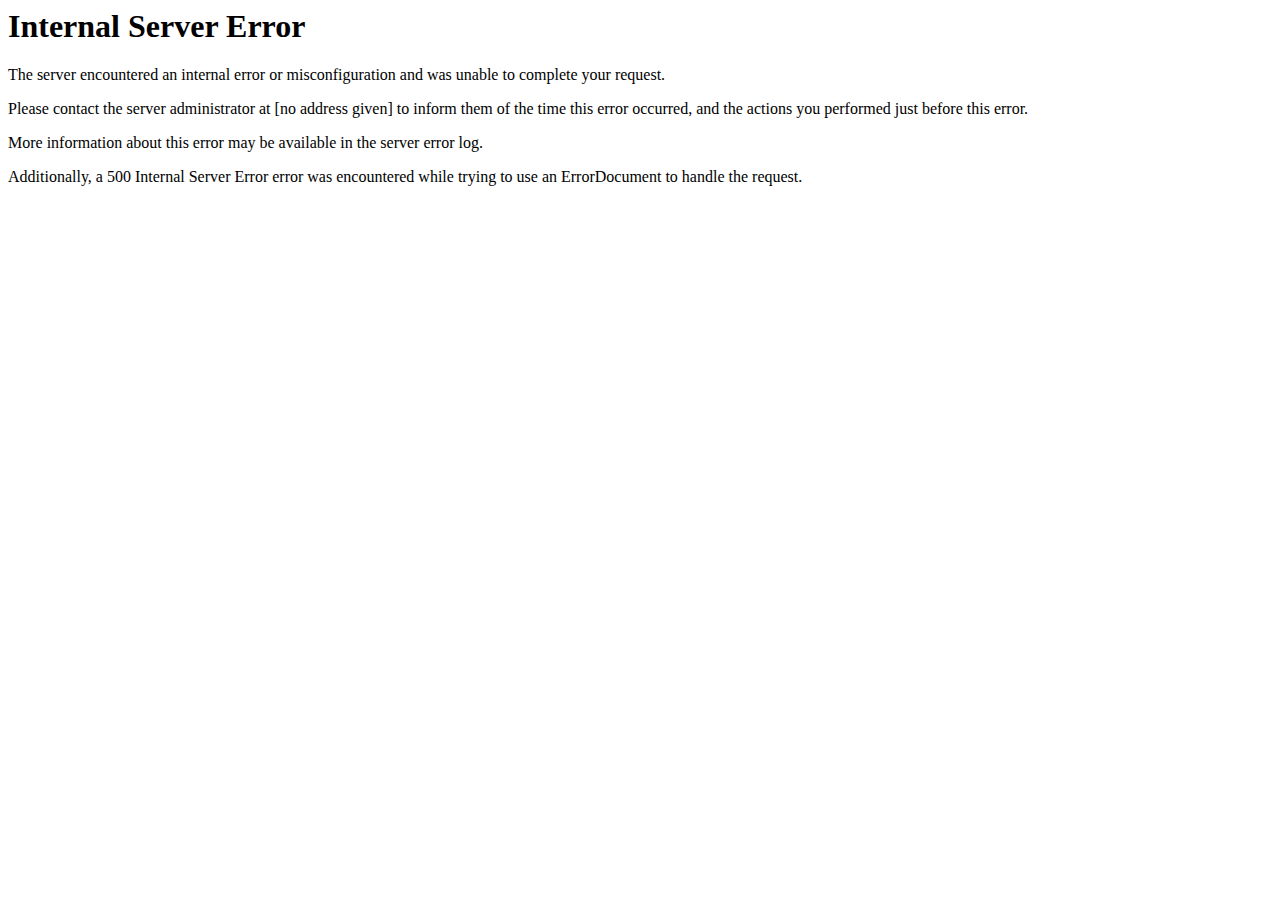
<file: digimax/wp-content/plugins/skyboot-custom-icons-for-elementor/assets/css/fonts/themifyd41d.html>
<!DOCTYPE HTML PUBLIC "-//IETF//DTD HTML 2.0//EN">
<html><head>
<title>500 Internal Server Error</title>
</head><body>
<h1>Internal Server Error</h1>
<p>The server encountered an internal error or
misconfiguration and was unable to complete
your request.</p>
<p>Please contact the server administrator at 
 [no address given] to inform them of the time this error occurred,
 and the actions you performed just before this error.</p>
<p>More information about this error may be available
in the server error log.</p>
<p>Additionally, a 500 Internal Server Error
error was encountered while trying to use an ErrorDocument to handle the request.</p>
</body></html>
</file>
<file: digimax/wp-content/plugins/template-kit-export/assets/public/template-kit-export-public982a.css>
/* ../scss/public/template-kit-export-public.scss */
.template-kit-preview {
  background: #e9e9e9;
  color: rgba(0, 0, 0, 0.75);
  font: 1em/1.67 Arial, Sans-serif;
  margin: 0;
  padding: 0.5em;
}
@media (min-width: 800px) {
  .template-kit-preview {
    padding: 1em 2em;
  }
}
.template-kit-preview__title {
  font-size: 2em;
}
.template-kit-preview__grid {
  transition: all 0.5s ease-in-out;
  column-gap: 30px;
  column-fill: initial;
}
@media (min-width: 400px) {
  .template-kit-preview__grid {
    column-count: 2;
  }
}
@media (min-width: 800px) {
  .template-kit-preview__grid {
    column-count: 4;
  }
}
.template-kit-preview__template {
  display: inline-block;
  vertical-align: top;
  background: #fff;
  padding: 1em;
  margin: 0 0 1.5em;
  width: 100%;
  box-sizing: border-box;
  box-shadow: 0 1px 1px 0px rgba(0, 0, 0, 0.18);
  border-radius: 3px;
  min-height: 100px;
}
.template-kit-preview__screenshot {
  padding: 0;
  margin: 0;
  line-height: 0;
}
.template-kit-preview__name {
  text-decoration: none;
  text-align: center;
  padding: 10px;
}
/*# sourceMappingURL=template-kit-export-public.css.map */
</file>
<file: digimax/wp-content/themes/hello-elementor/style.min41fe.css>
html{line-height:1.15;-webkit-text-size-adjust:100%}*,:after,:before{box-sizing:border-box}body{margin:0;font-family:-apple-system,BlinkMacSystemFont,Segoe UI,Roboto,Helvetica Neue,Arial,Noto Sans,sans-serif,Apple Color Emoji,Segoe UI Emoji,Segoe UI Symbol,Noto Color Emoji;font-size:1rem;font-weight:400;line-height:1.5;color:#333;background-color:#fff;-webkit-font-smoothing:antialiased;-moz-osx-font-smoothing:grayscale}h1,h2,h3,h4,h5,h6{margin-block-start:.5rem;margin-block-end:1rem;font-family:inherit;font-weight:500;line-height:1.2;color:inherit}h1{font-size:2.5rem}h2{font-size:2rem}h3{font-size:1.75rem}h4{font-size:1.5rem}h5{font-size:1.25rem}h6{font-size:1rem}p{margin-block-start:0;margin-block-end:.9rem}hr{box-sizing:content-box;height:0;overflow:visible}pre{font-family:monospace,monospace;font-size:1em;white-space:pre-wrap}a{background-color:transparent;text-decoration:none;color:#c36}a:active,a:hover{color:#336}a:not([href]):not([tabindex]),a:not([href]):not([tabindex]):focus,a:not([href]):not([tabindex]):hover{color:inherit;text-decoration:none}a:not([href]):not([tabindex]):focus{outline:0}abbr[title]{border-block-end:none;-webkit-text-decoration:underline dotted;text-decoration:underline dotted}b,strong{font-weight:bolder}code,kbd,samp{font-family:monospace,monospace;font-size:1em}small{font-size:80%}sub,sup{font-size:75%;line-height:0;position:relative;vertical-align:baseline}sub{bottom:-.25em}sup{top:-.5em}img{border-style:none;height:auto;max-width:100%}details{display:block}summary{display:list-item}figcaption{font-size:16px;color:#333;line-height:1.4;font-style:italic;font-weight:400}[hidden],template{display:none}@media print{*,:after,:before{background:transparent!important;color:#000!important;box-shadow:none!important;text-shadow:none!important}a,a:visited{text-decoration:underline}a[href]:after{content:" (" attr(href) ")"}abbr[title]:after{content:" (" attr(title) ")"}a[href^="#"]:after,a[href^="javascript:"]:after{content:""}pre{white-space:pre-wrap!important}blockquote,pre{-moz-column-break-inside:avoid;break-inside:avoid;border:1px solid #ccc}thead{display:table-header-group}img,tr{-moz-column-break-inside:avoid;break-inside:avoid}h2,h3,p{orphans:3;widows:3}h2,h3{-moz-column-break-after:avoid;break-after:avoid}}label{display:inline-block;line-height:1;vertical-align:middle}button,input,optgroup,select,textarea{font-family:inherit;font-size:1rem;line-height:1.5;margin:0}input[type=date],input[type=email],input[type=number],input[type=password],input[type=search],input[type=tel],input[type=text],input[type=url],select,textarea{width:100%;border:1px solid #666;border-radius:3px;padding:.5rem 1rem;transition:all .3s}input[type=date]:focus,input[type=email]:focus,input[type=number]:focus,input[type=password]:focus,input[type=search]:focus,input[type=tel]:focus,input[type=text]:focus,input[type=url]:focus,select:focus,textarea:focus{border-color:#333}button,input{overflow:visible}button,select{text-transform:none}[type=button],[type=reset],[type=submit],button{width:auto;-webkit-appearance:button}[type=button]::-moz-focus-inner,[type=reset]::-moz-focus-inner,[type=submit]::-moz-focus-inner,button::-moz-focus-inner{border-style:none;padding:0}[type=button]:-moz-focusring,[type=reset]:-moz-focusring,[type=submit]:-moz-focusring,button:-moz-focusring{outline:1px dotted ButtonText}[type=button],[type=submit],button{display:inline-block;font-weight:400;color:#c36;text-align:center;white-space:nowrap;-webkit-user-select:none;-moz-user-select:none;user-select:none;background-color:transparent;border:1px solid #c36;padding:.5rem 1rem;font-size:1rem;border-radius:3px;transition:all .3s}[type=button]:focus,[type=submit]:focus,button:focus{outline:5px auto -webkit-focus-ring-color}[type=button]:focus,[type=button]:hover,[type=submit]:focus,[type=submit]:hover,button:focus,button:hover{color:#fff;background-color:#c36;text-decoration:none}[type=button]:not(:disabled),[type=submit]:not(:disabled),button:not(:disabled){cursor:pointer}fieldset{padding:.35em .75em .625em}legend{box-sizing:border-box;color:inherit;display:table;max-width:100%;padding:0;white-space:normal}progress{vertical-align:baseline}textarea{overflow:auto;resize:vertical}[type=checkbox],[type=radio]{box-sizing:border-box;padding:0}[type=number]::-webkit-inner-spin-button,[type=number]::-webkit-outer-spin-button{height:auto}[type=search]{-webkit-appearance:textfield;outline-offset:-2px}[type=search]::-webkit-search-decoration{-webkit-appearance:none}::-webkit-file-upload-button{-webkit-appearance:button;font:inherit}select{display:block}table{background-color:transparent;width:100%;margin-block-end:15px;font-size:.9em;border-spacing:0;border-collapse:collapse}table td,table th{padding:15px;line-height:1.5;vertical-align:top;border:1px solid hsla(0,0%,50.2%,.5019607843)}table th{font-weight:700}table tfoot th,table thead th{font-size:1em}table caption+thead tr:first-child td,table caption+thead tr:first-child th,table colgroup+thead tr:first-child td,table colgroup+thead tr:first-child th,table thead:first-child tr:first-child td,table thead:first-child tr:first-child th{border-block-start:1px solid hsla(0,0%,50.2%,.5019607843)}table tbody>tr:nth-child(odd)>td,table tbody>tr:nth-child(odd)>th{background-color:hsla(0,0%,50.2%,.0705882353)}table tbody tr:hover>td,table tbody tr:hover>th{background-color:hsla(0,0%,50.2%,.1019607843)}table tbody+tbody{border-block-start:2px solid hsla(0,0%,50.2%,.5019607843)}@media (max-width:767px){table table{font-size:.8em}table table td,table table th{padding:7px;line-height:1.3}table table th{font-weight:400}}dd,dl,dt,li,ol,ul{margin-block-start:0;margin-block-end:0;border:0;outline:0;font-size:100%;vertical-align:baseline;background:transparent}
</file>
<file: digimax/wp-content/themes/hello-elementor/theme.min41fe.css>
@charset "UTF-8";.comments-area a,.page-content a{text-decoration:underline}.alignright{float:right;margin-left:1rem}.alignleft{float:left;margin-right:1rem}.aligncenter{clear:both;display:block;margin-left:auto;margin-right:auto}.alignwide{margin-left:-80px;margin-right:-80px}.alignfull{margin-left:calc(50% - 50vw);margin-right:calc(50% - 50vw);max-width:100vw}.alignfull,.alignfull img{width:100vw}.wp-caption{margin-block-end:1.25rem;max-width:100%}.wp-caption.alignleft{margin:5px 20px 20px 0}.wp-caption.alignright{margin:5px 0 20px 20px}.wp-caption img{display:block;margin-left:auto;margin-right:auto}.wp-caption-text{margin:0}.gallery-caption{display:block;font-size:.8125rem;line-height:1.5;margin:0;padding:.75rem}.pagination{margin:20px auto}.sticky{position:relative;display:block}.bypostauthor{font-size:inherit}.hide{display:none!important}.post-password-form p{width:100%;display:flex;align-items:flex-end}.post-password-form [type=submit]{margin-inline-start:3px}.screen-reader-text{clip:rect(1px,1px,1px,1px);height:1px;overflow:hidden;position:absolute!important;width:1px;word-wrap:normal!important}.screen-reader-text:focus{background-color:#eee;clip:auto!important;-webkit-clip-path:none;clip-path:none;color:#333;display:block;font-size:1rem;height:auto;left:5px;line-height:normal;padding:15px 23px 14px;text-decoration:none;top:5px;width:auto;z-index:100000}.post .entry-title a{text-decoration:none}.post .wp-post-image{width:100%;max-height:500px;-o-object-fit:cover;object-fit:cover}@media (max-width:991px){.post .wp-post-image{max-height:400px}}@media (max-width:575px){.post .wp-post-image{max-height:300px}}#comments .comment-list{margin:0;padding:0;list-style:none;font-size:.9em}#comments .comment,#comments .pingback{position:relative}#comments .comment .comment-body,#comments .pingback .comment-body{display:flex;flex-direction:column;padding-block-start:30px;padding-block-end:30px;padding-inline-start:60px;padding-inline-end:0;border-block-end:1px solid #ccc}#comments .comment .avatar,#comments .pingback .avatar{position:absolute;left:0;border-radius:50%;margin-inline-end:10px}body.rtl #comments .comment .avatar,body.rtl #comments .pingback .avatar,html[dir=rtl] #comments .comment .avatar,html[dir=rtl] #comments .pingback .avatar{left:auto;right:0}#comments .comment-meta{display:flex;justify-content:space-between;margin-block-end:.9rem}#comments .comment-metadata,#comments .reply{font-size:11px;line-height:1}#comments .children{position:relative;list-style:none;margin:0;padding-inline-start:30px}#comments .children li:last-child{padding-block-end:0}#comments ol.comment-list .children:before{display:inline-block;font-size:1em;font-weight:400;line-height:100%;content:"↪";position:absolute;top:45px;left:0;width:auto}body.rtl #comments ol.comment-list .children:before,html[dir=rtl] #comments ol.comment-list .children:before{content:"↩";left:auto;right:0}@media (min-width:768px){#comments .comment-author,#comments .comment-metadata{line-height:1}}@media (max-width:767px){#comments .comment .comment-body{padding:30px 0}#comments .children{padding-inline-start:20px}#comments .comment .avatar{position:inherit;float:left}body.rtl #comments .comment .avatar,html[dir=rtl] #comments .comment .avatar{float:right}}.page-header .entry-title,.site-footer .footer-inner,.site-footer:not(.dynamic-footer),.site-header .header-inner,.site-header:not(.dynamic-header),body:not([class*=elementor-page-]) .site-main{margin-inline-start:auto;margin-inline-end:auto;width:100%}@media (max-width:575px){.page-header .entry-title,.site-footer .footer-inner,.site-footer:not(.dynamic-footer),.site-header .header-inner,.site-header:not(.dynamic-header),body:not([class*=elementor-page-]) .site-main{padding-inline-start:10px;padding-inline-end:10px}}@media (min-width:576px){.page-header .entry-title,.site-footer .footer-inner,.site-footer:not(.dynamic-footer),.site-header .header-inner,.site-header:not(.dynamic-header),body:not([class*=elementor-page-]) .site-main{max-width:500px}.site-footer.footer-full-width .footer-inner,.site-header.header-full-width .header-inner{max-width:100%}}@media (min-width:768px){.page-header .entry-title,.site-footer .footer-inner,.site-footer:not(.dynamic-footer),.site-header .header-inner,.site-header:not(.dynamic-header),body:not([class*=elementor-page-]) .site-main{max-width:600px}.site-footer.footer-full-width,.site-header.header-full-width{max-width:100%}}@media (min-width:992px){.page-header .entry-title,.site-footer .footer-inner,.site-footer:not(.dynamic-footer),.site-header .header-inner,.site-header:not(.dynamic-header),body:not([class*=elementor-page-]) .site-main{max-width:800px}.site-footer.footer-full-width,.site-header.header-full-width{max-width:100%}}@media (min-width:1200px){.page-header .entry-title,.site-footer .footer-inner,.site-footer:not(.dynamic-footer),.site-header .header-inner,.site-header:not(.dynamic-header),body:not([class*=elementor-page-]) .site-main{max-width:1140px}.site-footer.footer-full-width,.site-header.header-full-width{max-width:100%}}.site-header+.elementor{min-height:calc(100vh - 320px)}
</file>
<file: digimax/wp-content/themes/hello-elementor/header-footer.min41fe.css>
@charset "UTF-8";.site-header{display:flex;flex-wrap:wrap;justify-content:space-between;padding-block-start:1rem;padding-block-end:1rem;position:relative}.site-header .site-navigation{justify-content:flex-end}.site-header .site-branding{display:flex;flex-direction:column;justify-content:center}.site-header .header-inner{display:flex;flex-wrap:wrap;justify-content:space-between}.site-header .header-inner .custom-logo-link{display:block}.site-header .header-inner .site-branding .site-description,.site-header .header-inner .site-branding .site-title{margin:0}.site-header .header-inner .site-branding.show-logo .site-title,.site-header .header-inner .site-branding.show-title .site-logo{display:none!important}.site-header:not(.header-stacked) .header-inner .site-branding{max-width:30%}.site-header:not(.header-stacked) .header-inner .site-navigation{max-width:70%}.site-header.header-inverted .header-inner{flex-direction:row-reverse}.site-header.header-inverted .header-inner .site-branding{text-align:right}.site-header.header-inverted .header-inner .site-navigation{justify-content:start}.site-header.header-stacked .header-inner{align-items:center;flex-direction:column;text-align:center}@media (max-width:576px){.site-header .header-inner:not(.header-stacked) .site-branding{max-width:80%}}.site-footer{padding-block-start:1rem;padding-block-end:1rem;position:relative}.site-footer .footer-inner{display:flex;flex-wrap:wrap;justify-content:space-between}.site-footer .footer-inner .custom-logo-link{display:block}.site-footer .footer-inner .site-navigation{justify-content:flex-end}.site-footer .footer-inner .site-branding{display:flex;flex-direction:column;justify-content:center}.site-footer .footer-inner .site-branding .site-description,.site-footer .footer-inner .site-branding .site-title{margin:0}.site-footer .footer-inner .site-branding.show-logo .site-title,.site-footer .footer-inner .site-branding.show-title .site-logo{display:none!important}.site-footer .footer-inner .copyright{align-items:center;display:flex;justify-content:flex-end}.site-footer .footer-inner .copyright p{margin:0}.site-footer.footer-inverted .footer-inner{flex-direction:row-reverse}.site-footer.footer-inverted .footer-inner .site-branding{text-align:right}.site-footer.footer-inverted .footer-inner .site-navigation{justify-content:flex-start}.site-footer.footer-has-copyright .footer-inner .site-navigation{justify-content:center}.site-footer.footer-stacked .footer-inner{align-items:center;flex-direction:column;text-align:center}.site-footer.footer-stacked .footer-inner .site-branding h4.site-title{text-align:center}.site-footer.footer-stacked .footer-inner .site-navigation .menu{padding:0}.site-footer:not(.footer-stacked) .footer-inner .site-branding{max-width:20%}.site-footer:not(.footer-stacked) .footer-inner .site-navigation{max-width:60%}.site-footer:not(.footer-stacked) .footer-inner .copyright{max-width:20%}@media (max-width:576px){.site-footer:not(.footer-stacked) .footer-inner .copyright,.site-footer:not(.footer-stacked) .footer-inner .site-branding,.site-footer:not(.footer-stacked) .footer-inner .site-navigation{display:block;text-align:center;width:100%;max-width:none}.site-footer .footer-inner .site-navigation ul.menu{justify-content:center}.site-footer .footer-inner .site-navigation ul.menu li{display:inline-block}}.site-header.header-inverted .site-navigation-toggle-holder{justify-content:flex-start}.site-header.header-stacked .site-navigation-toggle-holder{justify-content:center;max-width:100%}.site-header.menu-layout-dropdown .site-navigation{display:none}.site-navigation-toggle-holder{display:flex;align-items:center;justify-content:flex-end;flex-grow:1;max-width:20%;padding:8px 15px}.site-navigation-toggle-holder .site-navigation-toggle{display:flex;align-items:center;justify-content:center;font-size:22px;padding:.25em;cursor:pointer;border:0 solid;border-radius:3px;background-color:rgba(0,0,0,.05);color:#494c4f}.site-navigation-toggle-holder.elementor-active .site-navigation-toggle i:before{content:"\e87f"}.site-navigation{grid-area:nav-menu;display:flex;align-items:center;flex-grow:1}.site-navigation ul.menu,.site-navigation ul.menu ul{list-style-type:none;padding:0}.site-navigation ul.menu{display:flex;flex-wrap:wrap}.site-navigation ul.menu li{position:relative;display:flex}.site-navigation ul.menu li a{display:block;padding:8px 15px}.site-navigation ul.menu li.menu-item-has-children{padding-inline-end:15px}.site-navigation ul.menu li.menu-item-has-children:after{display:block;content:"▾";font-size:1.5em;align-items:center;color:#666;position:absolute;right:0;top:50%;transform:translateY(-50%);text-decoration:none}.site-navigation ul.menu li.menu-item-has-children:focus-within>ul{display:block}.site-navigation ul.menu li ul{background:#fff;display:none;min-width:150px;position:absolute;z-index:2;left:0;top:100%}.site-navigation ul.menu li ul li{border-block-end:#eee 1px solid}.site-navigation ul.menu li ul li:last-child{border-block-end:none}.site-navigation ul.menu li ul li.menu-item-has-children a{flex-grow:1}.site-navigation ul.menu li ul li.menu-item-has-children:after{transform:translateY(-50%) rotate(-90deg)}.site-navigation ul.menu li ul ul{left:100%;top:0}.site-navigation ul.menu li:hover>ul{display:block}footer .site-navigation ul.menu li ul{top:auto;bottom:100%}footer .site-navigation ul.menu li ul ul{bottom:0}footer .site-navigation ul.menu a{padding:5px 15px}.site-navigation-dropdown{margin-block-start:10px;transition:max-height .3s,transform .3s;transform-origin:top;position:absolute;bottom:0;left:0;z-index:10000;width:100%}.site-navigation-toggle-holder:not(.elementor-active)+.site-navigation-dropdown{transform:scaleY(0);max-height:0}.site-navigation-toggle-holder.elementor-active+.site-navigation-dropdown{transform:scaleY(1);max-height:100vh}.site-navigation-dropdown ul{padding:0}.site-navigation-dropdown ul.menu{position:absolute;width:100%;padding:0;margin:0;background:#fff}.site-navigation-dropdown ul.menu li{display:block;width:100%;position:relative}.site-navigation-dropdown ul.menu li a{display:block;padding:20px;background:#fff;color:#55595c;box-shadow:inset 0 -1px 0 rgba(0,0,0,.1019607843)}.site-navigation-dropdown ul.menu li.current-menu-item a{color:#fff;background:#55595c}.site-navigation-dropdown ul.menu>li li{transition:max-height .3s,transform .3s;transform-origin:top;transform:scaleY(0);max-height:0}.site-navigation-dropdown ul.menu li.elementor-active>ul>li{transform:scaleY(1);max-height:100vh}@media (max-width:576px){.site-header.menu-dropdown-mobile:not(.menu-layout-dropdown) .site-navigation{display:none!important}}@media (min-width:768px){.site-header.menu-dropdown-mobile:not(.menu-layout-dropdown) .site-navigation-toggle-holder{display:none!important}}@media (min-width:576px) and (max-width:767px){.site-header.menu-dropdown-mobile:not(.menu-layout-dropdown) .site-navigation{display:none!important}}@media (min-width:992px){.site-header.menu-dropdown-tablet:not(.menu-layout-dropdown) .site-navigation-toggle-holder{display:none!important}}@media (max-width:992px){.site-header.menu-dropdown-tablet:not(.menu-layout-dropdown) .site-navigation{display:none!important}}.site-header.menu-dropdown-none:not(.menu-layout-dropdown) .site-navigation-toggle-holder{display:none!important}
</file>
<file: digimax/wp-content/uploads/sites/7/elementor/css/post-729bb.css>
.elementor-kit-7{--e-global-color-secondary:#FFFFFF;--e-global-color-primary:#9B96B0;--e-global-color-text:#FFFFFF;--e-global-color-accent:#FFFFFF2B;--e-global-color-d49ac81:#B47CFD;--e-global-color-332724a:#FF7FC2;--e-global-color-4d462f5:#241A30;--e-global-color-cfa1f76:#0F0520;--e-global-color-7fbea4f:#18023A;--e-global-color-c94d9ab:#2B2338;--e-global-color-044b931:#0A0118;--e-global-color-638d055:#0A0316;--e-global-color-ec3c7a7:#B47CFD;--e-global-color-3ee16e7:#FF7FC2;--e-global-color-cfd5506:#FFB07B;--e-global-typography-primary-font-family:"Outfit";--e-global-typography-primary-font-size:48px;--e-global-typography-primary-font-weight:600;--e-global-typography-primary-line-height:1.2em;--e-global-typography-primary-letter-spacing:-1px;--e-global-typography-secondary-font-family:"Outfit";--e-global-typography-secondary-font-size:39px;--e-global-typography-secondary-font-weight:600;--e-global-typography-secondary-line-height:1.2em;--e-global-typography-secondary-letter-spacing:-0.5px;--e-global-typography-text-font-family:"Inter";--e-global-typography-text-font-size:16px;--e-global-typography-text-font-weight:400;--e-global-typography-text-line-height:1.4em;--e-global-typography-accent-font-family:"Outfit";--e-global-typography-accent-font-size:13px;--e-global-typography-accent-font-weight:500;--e-global-typography-accent-text-transform:uppercase;--e-global-typography-accent-line-height:1em;--e-global-typography-accent-letter-spacing:2px;--e-global-typography-b2ce6af-font-family:"Inter";--e-global-typography-b2ce6af-font-size:16px;--e-global-typography-b2ce6af-font-weight:400;--e-global-typography-b2ce6af-text-transform:none;--e-global-typography-b2ce6af-font-style:normal;--e-global-typography-b2ce6af-line-height:1.4em;--e-global-typography-69c152f-font-family:"Inter";--e-global-typography-69c152f-font-size:14px;--e-global-typography-69c152f-font-weight:400;--e-global-typography-69c152f-line-height:1.4em;--e-global-typography-520c191-font-family:"Outfit";--e-global-typography-520c191-font-size:16px;--e-global-typography-520c191-font-weight:600;--e-global-typography-520c191-line-height:1.5em;--e-global-typography-583e54c-font-family:"Outfit";--e-global-typography-583e54c-font-size:48px;--e-global-typography-583e54c-font-weight:600;--e-global-typography-583e54c-line-height:1.2em;--e-global-typography-5d167aa-font-family:"Outfit";--e-global-typography-5d167aa-font-size:39px;--e-global-typography-5d167aa-font-weight:600;--e-global-typography-5d167aa-line-height:1.2em;--e-global-typography-5d167aa-letter-spacing:-0.5px;--e-global-typography-d3dae9a-font-family:"Outfit";--e-global-typography-d3dae9a-font-size:31px;--e-global-typography-d3dae9a-font-weight:600;--e-global-typography-d3dae9a-font-style:normal;--e-global-typography-d3dae9a-line-height:1.3em;--e-global-typography-83682a1-font-family:"Outfit";--e-global-typography-83682a1-font-size:25px;--e-global-typography-83682a1-font-weight:300;--e-global-typography-83682a1-text-transform:none;--e-global-typography-83682a1-font-style:normal;--e-global-typography-83682a1-line-height:1.3em;--e-global-typography-7044a64-font-family:"Outfit";--e-global-typography-7044a64-font-size:20px;--e-global-typography-7044a64-font-weight:400;--e-global-typography-7044a64-line-height:1.4em;--e-global-typography-84ca66e-font-family:"Outfit";--e-global-typography-84ca66e-font-size:14px;--e-global-typography-84ca66e-font-weight:600;--e-global-typography-84ca66e-text-transform:uppercase;--e-global-typography-112b6c4-font-family:"Inter";--e-global-typography-112b6c4-font-size:13px;--e-global-typography-112b6c4-font-weight:500;--e-global-typography-112b6c4-line-height:1.5em;--e-global-typography-a435f28-font-family:"Outfit";--e-global-typography-a435f28-font-size:61px;--e-global-typography-a435f28-font-weight:700;--e-global-typography-a435f28-line-height:1em;--e-global-typography-a435f28-letter-spacing:-1px;background-color:var( --e-global-color-044b931 );color:var( --e-global-color-primary );font-family:var( --e-global-typography-b2ce6af-font-family ), Sans-serif;font-size:var( --e-global-typography-b2ce6af-font-size );font-weight:var( --e-global-typography-b2ce6af-font-weight );text-transform:var( --e-global-typography-b2ce6af-text-transform );font-style:var( --e-global-typography-b2ce6af-font-style );line-height:var( --e-global-typography-b2ce6af-line-height );}.elementor-kit-7 button,.elementor-kit-7 input[type="button"],.elementor-kit-7 input[type="submit"],.elementor-kit-7 .elementor-button{background-color:transparent;font-family:var( --e-global-typography-accent-font-family ), Sans-serif;font-size:var( --e-global-typography-accent-font-size );font-weight:var( --e-global-typography-accent-font-weight );text-transform:var( --e-global-typography-accent-text-transform );line-height:var( --e-global-typography-accent-line-height );letter-spacing:var( --e-global-typography-accent-letter-spacing );color:var( --e-global-color-text );background-image:linear-gradient(120deg, var( --e-global-color-d49ac81 ) 20%, var( --e-global-color-332724a ) 60%);box-shadow:-25px 0px 20px -10px #FFB07B inset;border-style:solid;border-width:0px 0px 0px 0px;border-color:var( --e-global-color-d49ac81 );border-radius:30px 30px 30px 30px;}.elementor-kit-7 button:hover,.elementor-kit-7 button:focus,.elementor-kit-7 input[type="button"]:hover,.elementor-kit-7 input[type="button"]:focus,.elementor-kit-7 input[type="submit"]:hover,.elementor-kit-7 input[type="submit"]:focus,.elementor-kit-7 .elementor-button:hover,.elementor-kit-7 .elementor-button:focus{background-color:transparent;color:var( --e-global-color-secondary );background-image:linear-gradient(120deg, var( --e-global-color-332724a ) 0%, var( --e-global-color-d49ac81 ) 100%);box-shadow:0px 5px 30px 0px rgba(255, 255, 255, 0.3);border-style:solid;border-width:0px 0px 0px 0px;border-color:var( --e-global-color-332724a );}.elementor-kit-7 e-page-transition{background-color:#FFBC7D;}.elementor-kit-7 a{color:var( --e-global-color-primary );}.elementor-kit-7 a:hover{color:var( --e-global-color-332724a );}.elementor-kit-7 h1{color:var( --e-global-color-secondary );font-family:var( --e-global-typography-583e54c-font-family ), Sans-serif;font-size:var( --e-global-typography-583e54c-font-size );font-weight:var( --e-global-typography-583e54c-font-weight );line-height:var( --e-global-typography-583e54c-line-height );}.elementor-kit-7 h2{color:var( --e-global-color-secondary );font-family:var( --e-global-typography-5d167aa-font-family ), Sans-serif;font-size:var( --e-global-typography-5d167aa-font-size );font-weight:var( --e-global-typography-5d167aa-font-weight );line-height:var( --e-global-typography-5d167aa-line-height );letter-spacing:var( --e-global-typography-5d167aa-letter-spacing );}.elementor-kit-7 h3{color:var( --e-global-color-secondary );font-family:var( --e-global-typography-d3dae9a-font-family ), Sans-serif;font-size:var( --e-global-typography-d3dae9a-font-size );font-weight:var( --e-global-typography-d3dae9a-font-weight );font-style:var( --e-global-typography-d3dae9a-font-style );line-height:var( --e-global-typography-d3dae9a-line-height );}.elementor-kit-7 h4{color:var( --e-global-color-secondary );font-family:var( --e-global-typography-83682a1-font-family ), Sans-serif;font-size:var( --e-global-typography-83682a1-font-size );font-weight:var( --e-global-typography-83682a1-font-weight );text-transform:var( --e-global-typography-83682a1-text-transform );font-style:var( --e-global-typography-83682a1-font-style );line-height:var( --e-global-typography-83682a1-line-height );}.elementor-kit-7 h5{color:var( --e-global-color-secondary );font-family:var( --e-global-typography-7044a64-font-family ), Sans-serif;font-size:var( --e-global-typography-7044a64-font-size );font-weight:var( --e-global-typography-7044a64-font-weight );line-height:var( --e-global-typography-7044a64-line-height );}.elementor-kit-7 h6{color:var( --e-global-color-332724a );font-family:var( --e-global-typography-84ca66e-font-family ), Sans-serif;font-size:var( --e-global-typography-84ca66e-font-size );font-weight:var( --e-global-typography-84ca66e-font-weight );text-transform:var( --e-global-typography-84ca66e-text-transform );line-height:var( --e-global-typography-84ca66e-line-height );}.elementor-kit-7 label{color:var( --e-global-color-secondary );font-family:var( --e-global-typography-520c191-font-family ), Sans-serif;font-size:var( --e-global-typography-520c191-font-size );font-weight:var( --e-global-typography-520c191-font-weight );line-height:var( --e-global-typography-520c191-line-height );}.elementor-kit-7 input:not([type="button"]):not([type="submit"]),.elementor-kit-7 textarea,.elementor-kit-7 .elementor-field-textual{font-family:var( --e-global-typography-b2ce6af-font-family ), Sans-serif;font-size:var( --e-global-typography-b2ce6af-font-size );font-weight:var( --e-global-typography-b2ce6af-font-weight );text-transform:var( --e-global-typography-b2ce6af-text-transform );font-style:var( --e-global-typography-b2ce6af-font-style );line-height:var( --e-global-typography-b2ce6af-line-height );color:var( --e-global-color-secondary );background-color:var( --e-global-color-cfa1f76 );border-style:solid;border-width:1px 1px 1px 1px;border-color:var( --e-global-color-4d462f5 );border-radius:5px 5px 5px 5px;}.elementor-kit-7 input:focus:not([type="button"]):not([type="submit"]),.elementor-kit-7 textarea:focus,.elementor-kit-7 .elementor-field-textual:focus{color:var( --e-global-color-primary );background-color:var( --e-global-color-044b931 );border-style:solid;border-width:1px 1px 1px 1px;border-color:var( --e-global-color-d49ac81 );}.elementor-section.elementor-section-boxed > .elementor-container{max-width:1280px;}.e-con{--container-max-width:1280px;}.elementor-widget:not(:last-child){margin-block-end:20px;}.elementor-element{--widgets-spacing:20px 20px;}{}h1.entry-title{display:var(--page-title-display);}.site-header{padding-inline-end:0px;padding-inline-start:0px;}@media(max-width:1024px){.elementor-kit-7{--e-global-typography-primary-font-size:37px;--e-global-typography-secondary-font-size:31px;--e-global-typography-text-font-size:15px;--e-global-typography-accent-font-size:12px;--e-global-typography-b2ce6af-font-size:15px;--e-global-typography-69c152f-font-size:13px;--e-global-typography-520c191-font-size:15px;--e-global-typography-583e54c-font-size:37px;--e-global-typography-5d167aa-font-size:31px;--e-global-typography-d3dae9a-font-size:25px;--e-global-typography-83682a1-font-size:21px;--e-global-typography-7044a64-font-size:18px;--e-global-typography-84ca66e-font-size:13px;--e-global-typography-112b6c4-font-size:12px;--e-global-typography-a435f28-font-size:44px;font-size:var( --e-global-typography-b2ce6af-font-size );line-height:var( --e-global-typography-b2ce6af-line-height );}.elementor-kit-7 h1{font-size:var( --e-global-typography-583e54c-font-size );line-height:var( --e-global-typography-583e54c-line-height );}.elementor-kit-7 h2{font-size:var( --e-global-typography-5d167aa-font-size );line-height:var( --e-global-typography-5d167aa-line-height );letter-spacing:var( --e-global-typography-5d167aa-letter-spacing );}.elementor-kit-7 h3{font-size:var( --e-global-typography-d3dae9a-font-size );line-height:var( --e-global-typography-d3dae9a-line-height );}.elementor-kit-7 h4{font-size:var( --e-global-typography-83682a1-font-size );line-height:var( --e-global-typography-83682a1-line-height );}.elementor-kit-7 h5{font-size:var( --e-global-typography-7044a64-font-size );line-height:var( --e-global-typography-7044a64-line-height );}.elementor-kit-7 h6{font-size:var( --e-global-typography-84ca66e-font-size );line-height:var( --e-global-typography-84ca66e-line-height );}.elementor-kit-7 button,.elementor-kit-7 input[type="button"],.elementor-kit-7 input[type="submit"],.elementor-kit-7 .elementor-button{font-size:var( --e-global-typography-accent-font-size );line-height:var( --e-global-typography-accent-line-height );letter-spacing:var( --e-global-typography-accent-letter-spacing );}.elementor-kit-7 label{font-size:var( --e-global-typography-520c191-font-size );line-height:var( --e-global-typography-520c191-line-height );}.elementor-kit-7 input:not([type="button"]):not([type="submit"]),.elementor-kit-7 textarea,.elementor-kit-7 .elementor-field-textual{font-size:var( --e-global-typography-b2ce6af-font-size );line-height:var( --e-global-typography-b2ce6af-line-height );}.elementor-section.elementor-section-boxed > .elementor-container{max-width:1024px;}.e-con{--container-max-width:1024px;}}@media(max-width:767px){.elementor-kit-7{--e-global-typography-primary-font-size:30px;--e-global-typography-secondary-font-size:24px;--e-global-typography-text-font-size:14px;--e-global-typography-accent-font-size:11px;--e-global-typography-b2ce6af-font-size:14px;--e-global-typography-69c152f-font-size:12px;--e-global-typography-520c191-font-size:14px;--e-global-typography-583e54c-font-size:30px;--e-global-typography-5d167aa-font-size:24px;--e-global-typography-d3dae9a-font-size:20px;--e-global-typography-83682a1-font-size:18px;--e-global-typography-7044a64-font-size:16px;--e-global-typography-84ca66e-font-size:12px;--e-global-typography-112b6c4-font-size:11px;--e-global-typography-a435f28-font-size:32px;font-size:var( --e-global-typography-b2ce6af-font-size );line-height:var( --e-global-typography-b2ce6af-line-height );}.elementor-kit-7 h1{font-size:var( --e-global-typography-583e54c-font-size );line-height:var( --e-global-typography-583e54c-line-height );}.elementor-kit-7 h2{font-size:var( --e-global-typography-5d167aa-font-size );line-height:var( --e-global-typography-5d167aa-line-height );letter-spacing:var( --e-global-typography-5d167aa-letter-spacing );}.elementor-kit-7 h3{font-size:var( --e-global-typography-d3dae9a-font-size );line-height:var( --e-global-typography-d3dae9a-line-height );}.elementor-kit-7 h4{font-size:var( --e-global-typography-83682a1-font-size );line-height:var( --e-global-typography-83682a1-line-height );}.elementor-kit-7 h5{font-size:var( --e-global-typography-7044a64-font-size );line-height:var( --e-global-typography-7044a64-line-height );}.elementor-kit-7 h6{font-size:var( --e-global-typography-84ca66e-font-size );line-height:var( --e-global-typography-84ca66e-line-height );}.elementor-kit-7 button,.elementor-kit-7 input[type="button"],.elementor-kit-7 input[type="submit"],.elementor-kit-7 .elementor-button{font-size:var( --e-global-typography-accent-font-size );line-height:var( --e-global-typography-accent-line-height );letter-spacing:var( --e-global-typography-accent-letter-spacing );}.elementor-kit-7 label{font-size:var( --e-global-typography-520c191-font-size );line-height:var( --e-global-typography-520c191-line-height );}.elementor-kit-7 input:not([type="button"]):not([type="submit"]),.elementor-kit-7 textarea,.elementor-kit-7 .elementor-field-textual{font-size:var( --e-global-typography-b2ce6af-font-size );line-height:var( --e-global-typography-b2ce6af-line-height );}.elementor-section.elementor-section-boxed > .elementor-container{max-width:767px;}.e-con{--container-max-width:767px;}}
</file>
<file: digimax/wp-content/plugins/elementor/assets/css/widget-image.min5422.css>
/*! elementor - v3.25.0 - 20-11-2024 */
.elementor-widget-image{text-align:center}.elementor-widget-image a{display:inline-block}.elementor-widget-image a img[src$=".svg"]{width:48px}.elementor-widget-image img{vertical-align:middle;display:inline-block}
</file>
<file: digimax/wp-content/plugins/elementor-pro/assets/css/widget-nav-menu.min81e1.css>
/*! elementor-pro - v3.24.0 - 18-09-2024 */
@charset "UTF-8";.site-main .menu-navigation-container{overflow:visible}.elementor-item:after,.elementor-item:before{display:block;position:absolute;transition:.3s;transition-timing-function:cubic-bezier(.58,.3,.005,1)}.elementor-item:not(:hover):not(:focus):not(.elementor-item-active):not(.highlighted):after,.elementor-item:not(:hover):not(:focus):not(.elementor-item-active):not(.highlighted):before{opacity:0}.elementor-item-active:after,.elementor-item-active:before,.elementor-item.highlighted:after,.elementor-item.highlighted:before,.elementor-item:focus:after,.elementor-item:focus:before,.elementor-item:hover:after,.elementor-item:hover:before{transform:scale(1)}.e--pointer-double-line .elementor-item:after,.e--pointer-double-line .elementor-item:before,.e--pointer-overline .elementor-item:after,.e--pointer-overline .elementor-item:before,.e--pointer-underline .elementor-item:after,.e--pointer-underline .elementor-item:before{background-color:#3f444b;height:3px;left:0;width:100%;z-index:2}.e--pointer-double-line.e--animation-grow .elementor-item:not(:hover):not(:focus):not(.elementor-item-active):not(.highlighted):after,.e--pointer-double-line.e--animation-grow .elementor-item:not(:hover):not(:focus):not(.elementor-item-active):not(.highlighted):before,.e--pointer-overline.e--animation-grow .elementor-item:not(:hover):not(:focus):not(.elementor-item-active):not(.highlighted):after,.e--pointer-overline.e--animation-grow .elementor-item:not(:hover):not(:focus):not(.elementor-item-active):not(.highlighted):before,.e--pointer-underline.e--animation-grow .elementor-item:not(:hover):not(:focus):not(.elementor-item-active):not(.highlighted):after,.e--pointer-underline.e--animation-grow .elementor-item:not(:hover):not(:focus):not(.elementor-item-active):not(.highlighted):before{height:0;left:50%;width:0}.e--pointer-double-line.e--animation-drop-out .elementor-item:not(:hover):not(:focus):not(.elementor-item-active):not(.highlighted):before,.e--pointer-overline.e--animation-drop-out .elementor-item:not(:hover):not(:focus):not(.elementor-item-active):not(.highlighted):before,.e--pointer-underline.e--animation-drop-out .elementor-item:not(:hover):not(:focus):not(.elementor-item-active):not(.highlighted):before{top:10px}.e--pointer-double-line.e--animation-drop-out .elementor-item:not(:hover):not(:focus):not(.elementor-item-active):not(.highlighted):after,.e--pointer-overline.e--animation-drop-out .elementor-item:not(:hover):not(:focus):not(.elementor-item-active):not(.highlighted):after,.e--pointer-underline.e--animation-drop-out .elementor-item:not(:hover):not(:focus):not(.elementor-item-active):not(.highlighted):after{bottom:10px}.e--pointer-double-line.e--animation-drop-in .elementor-item:not(:hover):not(:focus):not(.elementor-item-active):not(.highlighted):before,.e--pointer-overline.e--animation-drop-in .elementor-item:not(:hover):not(:focus):not(.elementor-item-active):not(.highlighted):before,.e--pointer-underline.e--animation-drop-in .elementor-item:not(:hover):not(:focus):not(.elementor-item-active):not(.highlighted):before{top:-10px}.e--pointer-double-line.e--animation-drop-in .elementor-item:not(:hover):not(:focus):not(.elementor-item-active):not(.highlighted):after,.e--pointer-overline.e--animation-drop-in .elementor-item:not(:hover):not(:focus):not(.elementor-item-active):not(.highlighted):after,.e--pointer-underline.e--animation-drop-in .elementor-item:not(:hover):not(:focus):not(.elementor-item-active):not(.highlighted):after{bottom:-10px}.e--pointer-double-line.e--animation-none,.e--pointer-double-line.e--animation-none .elementor-item,.e--pointer-double-line.e--animation-none .elementor-item:after,.e--pointer-double-line.e--animation-none .elementor-item:before,.e--pointer-double-line.e--animation-none .elementor-item:focus,.e--pointer-double-line.e--animation-none .elementor-item:hover,.e--pointer-double-line.e--animation-none:after,.e--pointer-double-line.e--animation-none:before,.e--pointer-double-line.e--animation-none:focus,.e--pointer-double-line.e--animation-none:hover,.e--pointer-overline.e--animation-none,.e--pointer-overline.e--animation-none .elementor-item,.e--pointer-overline.e--animation-none .elementor-item:after,.e--pointer-overline.e--animation-none .elementor-item:before,.e--pointer-overline.e--animation-none .elementor-item:focus,.e--pointer-overline.e--animation-none .elementor-item:hover,.e--pointer-overline.e--animation-none:after,.e--pointer-overline.e--animation-none:before,.e--pointer-overline.e--animation-none:focus,.e--pointer-overline.e--animation-none:hover,.e--pointer-underline.e--animation-none,.e--pointer-underline.e--animation-none .elementor-item,.e--pointer-underline.e--animation-none .elementor-item:after,.e--pointer-underline.e--animation-none .elementor-item:before,.e--pointer-underline.e--animation-none .elementor-item:focus,.e--pointer-underline.e--animation-none .elementor-item:hover,.e--pointer-underline.e--animation-none:after,.e--pointer-underline.e--animation-none:before,.e--pointer-underline.e--animation-none:focus,.e--pointer-underline.e--animation-none:hover{transition-duration:0s}.e--pointer-double-line .elementor-item:before,.e--pointer-overline .elementor-item:before{content:"";top:0}.e--pointer-double-line.e--animation-slide .elementor-item:not(:hover):not(:focus):not(.elementor-item-active):not(.highlighted):before,.e--pointer-overline.e--animation-slide .elementor-item:not(:hover):not(:focus):not(.elementor-item-active):not(.highlighted):before{left:-20px;width:10px}.e--pointer-double-line .elementor-item:after,.e--pointer-underline .elementor-item:after{bottom:0;content:""}.e--pointer-double-line.e--animation-slide .elementor-item:not(:hover):not(:focus):not(.elementor-item-active):not(.highlighted):after,.e--pointer-underline.e--animation-slide .elementor-item:not(:hover):not(:focus):not(.elementor-item-active):not(.highlighted):after{inset-inline-start:100%;width:10px}.e--pointer-framed .elementor-item:after,.e--pointer-framed .elementor-item:before{background:transparent;border:3px solid #3f444b;bottom:0;left:0;right:0;top:0}.e--pointer-framed .elementor-item:before{content:""}.e--pointer-framed.e--animation-grow .elementor-item:not(:hover):not(:focus):not(.elementor-item-active):not(.highlighted):before{transform:scale(.75)}.e--pointer-framed.e--animation-shrink .elementor-item:not(:hover):not(:focus):not(.elementor-item-active):not(.highlighted):before{transform:scale(1.25)}.e--pointer-framed.e--animation-grow .elementor-item:before,.e--pointer-framed.e--animation-shrink .elementor-item:before{transition:opacity .2s,transform .4s}.e--pointer-framed.e--animation-draw .elementor-item:after,.e--pointer-framed.e--animation-draw .elementor-item:before{height:3px;width:3px}.e--pointer-framed.e--animation-draw .elementor-item:before{border-width:0 0 3px 3px;transition:width .1s .2s,height .1s .3s,opacity .12s .22s}.e--pointer-framed.e--animation-draw .elementor-item:after{border-width:3px 3px 0 0;bottom:0;content:"";left:auto;right:0;top:auto;transition:width .1s,height .1s .1s,opacity .02s .18s}.e--pointer-framed.e--animation-draw .elementor-item-active:after,.e--pointer-framed.e--animation-draw .elementor-item-active:before,.e--pointer-framed.e--animation-draw .elementor-item.highlighted:after,.e--pointer-framed.e--animation-draw .elementor-item.highlighted:before,.e--pointer-framed.e--animation-draw .elementor-item:focus:after,.e--pointer-framed.e--animation-draw .elementor-item:focus:before,.e--pointer-framed.e--animation-draw .elementor-item:hover:after,.e--pointer-framed.e--animation-draw .elementor-item:hover:before{height:100%;width:100%}.e--pointer-framed.e--animation-draw .elementor-item-active:before,.e--pointer-framed.e--animation-draw .elementor-item.highlighted:before,.e--pointer-framed.e--animation-draw .elementor-item:focus:before,.e--pointer-framed.e--animation-draw .elementor-item:hover:before{transition:opacity .02s,height .1s,width .1s .1s}.e--pointer-framed.e--animation-draw .elementor-item-active:after,.e--pointer-framed.e--animation-draw .elementor-item.highlighted:after,.e--pointer-framed.e--animation-draw .elementor-item:focus:after,.e--pointer-framed.e--animation-draw .elementor-item:hover:after{transition:opacity .02s .2s,height .1s .2s,width .1s .3s}.e--pointer-framed.e--animation-corners .elementor-item:after,.e--pointer-framed.e--animation-corners .elementor-item:before{height:3px;width:3px}.e--pointer-framed.e--animation-corners .elementor-item:before{border-width:3px 0 0 3px}.e--pointer-framed.e--animation-corners .elementor-item:after{border-width:0 3px 3px 0;bottom:0;content:"";left:auto;right:0;top:auto}.e--pointer-framed.e--animation-corners .elementor-item-active:after,.e--pointer-framed.e--animation-corners .elementor-item-active:before,.e--pointer-framed.e--animation-corners .elementor-item.highlighted:after,.e--pointer-framed.e--animation-corners .elementor-item.highlighted:before,.e--pointer-framed.e--animation-corners .elementor-item:focus:after,.e--pointer-framed.e--animation-corners .elementor-item:focus:before,.e--pointer-framed.e--animation-corners .elementor-item:hover:after,.e--pointer-framed.e--animation-corners .elementor-item:hover:before{height:100%;transition:opacity 2ms,width .4s,height .4s;width:100%}.e--pointer-framed.e--animation-none,.e--pointer-framed.e--animation-none .elementor-item,.e--pointer-framed.e--animation-none .elementor-item:after,.e--pointer-framed.e--animation-none .elementor-item:before,.e--pointer-framed.e--animation-none .elementor-item:focus,.e--pointer-framed.e--animation-none .elementor-item:hover,.e--pointer-framed.e--animation-none:after,.e--pointer-framed.e--animation-none:before,.e--pointer-framed.e--animation-none:focus,.e--pointer-framed.e--animation-none:hover{transition-duration:0s}.e--pointer-background .elementor-item:after,.e--pointer-background .elementor-item:before{content:"";transition:.3s}.e--pointer-background .elementor-item:before{background:#3f444b;bottom:0;left:0;right:0;top:0;z-index:-1}.e--pointer-background .elementor-item-active,.e--pointer-background .elementor-item.highlighted,.e--pointer-background .elementor-item:focus,.e--pointer-background .elementor-item:hover{color:#fff}.e--pointer-background.e--animation-grow .elementor-item:before{transform:scale(.5)}.e--pointer-background.e--animation-grow .elementor-item-active:before,.e--pointer-background.e--animation-grow .elementor-item.highlighted:before,.e--pointer-background.e--animation-grow .elementor-item:focus:before,.e--pointer-background.e--animation-grow .elementor-item:hover:before{opacity:1;transform:scale(1)}.e--pointer-background.e--animation-shrink .elementor-item:not(:hover):not(:focus):not(.elementor-item-active):not(.highlighted):before{transform:scale(1.2);transition:.3s}.e--pointer-background.e--animation-shrink .elementor-item-active:before,.e--pointer-background.e--animation-shrink .elementor-item.highlighted:before,.e--pointer-background.e--animation-shrink .elementor-item:focus:before,.e--pointer-background.e--animation-shrink .elementor-item:hover:before{transition:opacity .15s,transform .4s}.e--pointer-background.e--animation-sweep-left .elementor-item:not(:hover):not(:focus):not(.elementor-item-active):not(.highlighted):before{left:100%}.e--pointer-background.e--animation-sweep-right .elementor-item:not(:hover):not(:focus):not(.elementor-item-active):not(.highlighted):before{right:100%}.e--pointer-background.e--animation-sweep-up .elementor-item:not(:hover):not(:focus):not(.elementor-item-active):not(.highlighted):before{top:100%}.e--pointer-background.e--animation-sweep-down .elementor-item:not(:hover):not(:focus):not(.elementor-item-active):not(.highlighted):before{bottom:100%}.e--pointer-background.e--animation-shutter-out-vertical .elementor-item:not(:hover):not(:focus):not(.elementor-item-active):not(.highlighted):before{bottom:50%;top:50%}.e--pointer-background.e--animation-shutter-out-horizontal .elementor-item:not(:hover):not(:focus):not(.elementor-item-active):not(.highlighted):before{left:50%;right:50%}.e--pointer-background.e--animation-shutter-in-horizontal .elementor-item:after,.e--pointer-background.e--animation-shutter-in-vertical .elementor-item:after{background:#3f444b;bottom:0;left:0;right:0;top:0;z-index:-1}.e--pointer-background.e--animation-shutter-in-vertical .elementor-item:before{bottom:100%;top:0}.e--pointer-background.e--animation-shutter-in-vertical .elementor-item:after{bottom:0;top:100%}.e--pointer-background.e--animation-shutter-in-vertical .elementor-item-active:before,.e--pointer-background.e--animation-shutter-in-vertical .elementor-item.highlighted:before,.e--pointer-background.e--animation-shutter-in-vertical .elementor-item:focus:before,.e--pointer-background.e--animation-shutter-in-vertical .elementor-item:hover:before{bottom:50%}.e--pointer-background.e--animation-shutter-in-vertical .elementor-item-active:after,.e--pointer-background.e--animation-shutter-in-vertical .elementor-item.highlighted:after,.e--pointer-background.e--animation-shutter-in-vertical .elementor-item:focus:after,.e--pointer-background.e--animation-shutter-in-vertical .elementor-item:hover:after{top:50%}.e--pointer-background.e--animation-shutter-in-horizontal .elementor-item:before{left:100%;right:0}.e--pointer-background.e--animation-shutter-in-horizontal .elementor-item:after{left:0;right:100%}.e--pointer-background.e--animation-shutter-in-horizontal .elementor-item-active:before,.e--pointer-background.e--animation-shutter-in-horizontal .elementor-item.highlighted:before,.e--pointer-background.e--animation-shutter-in-horizontal .elementor-item:focus:before,.e--pointer-background.e--animation-shutter-in-horizontal .elementor-item:hover:before{left:50%}.e--pointer-background.e--animation-shutter-in-horizontal .elementor-item-active:after,.e--pointer-background.e--animation-shutter-in-horizontal .elementor-item.highlighted:after,.e--pointer-background.e--animation-shutter-in-horizontal .elementor-item:focus:after,.e--pointer-background.e--animation-shutter-in-horizontal .elementor-item:hover:after{right:50%}.e--pointer-background.e--animation-none,.e--pointer-background.e--animation-none .elementor-item,.e--pointer-background.e--animation-none .elementor-item:after,.e--pointer-background.e--animation-none .elementor-item:before,.e--pointer-background.e--animation-none .elementor-item:focus,.e--pointer-background.e--animation-none .elementor-item:hover,.e--pointer-background.e--animation-none:after,.e--pointer-background.e--animation-none:before,.e--pointer-background.e--animation-none:focus,.e--pointer-background.e--animation-none:hover{transition-duration:0s}.e--pointer-text.e--animation-skew .elementor-item:focus,.e--pointer-text.e--animation-skew .elementor-item:hover{transform:skew(-8deg)}.e--pointer-text.e--animation-grow .elementor-item:focus,.e--pointer-text.e--animation-grow .elementor-item:hover{transform:scale(1.2)}.e--pointer-text.e--animation-shrink .elementor-item:focus,.e--pointer-text.e--animation-shrink .elementor-item:hover{transform:scale(.8)}.e--pointer-text.e--animation-float .elementor-item:focus,.e--pointer-text.e--animation-float .elementor-item:hover{transform:translateY(-8px)}.e--pointer-text.e--animation-sink .elementor-item:focus,.e--pointer-text.e--animation-sink .elementor-item:hover{transform:translateY(8px)}.e--pointer-text.e--animation-rotate .elementor-item:focus,.e--pointer-text.e--animation-rotate .elementor-item:hover{transform:rotate(6deg)}.e--pointer-text.e--animation-none,.e--pointer-text.e--animation-none .elementor-item,.e--pointer-text.e--animation-none .elementor-item:after,.e--pointer-text.e--animation-none .elementor-item:before,.e--pointer-text.e--animation-none .elementor-item:focus,.e--pointer-text.e--animation-none .elementor-item:hover,.e--pointer-text.e--animation-none:after,.e--pointer-text.e--animation-none:before,.e--pointer-text.e--animation-none:focus,.e--pointer-text.e--animation-none:hover{transition-duration:0s}.elementor-nav-menu--main .elementor-nav-menu a{transition:.4s}.elementor-nav-menu--main .elementor-nav-menu a,.elementor-nav-menu--main .elementor-nav-menu a.highlighted,.elementor-nav-menu--main .elementor-nav-menu a:focus,.elementor-nav-menu--main .elementor-nav-menu a:hover{padding:13px 20px}.elementor-nav-menu--main .elementor-nav-menu a.current{background:#1f2124;color:#fff}.elementor-nav-menu--main .elementor-nav-menu a.disabled{background:#3f444b;color:#88909b}.elementor-nav-menu--main .elementor-nav-menu ul{border-style:solid;border-width:0;padding:0;position:absolute;width:12em}.elementor-nav-menu--main .elementor-nav-menu span.scroll-down,.elementor-nav-menu--main .elementor-nav-menu span.scroll-up{background:#fff;display:none;height:20px;overflow:hidden;position:absolute;visibility:hidden}.elementor-nav-menu--main .elementor-nav-menu span.scroll-down-arrow,.elementor-nav-menu--main .elementor-nav-menu span.scroll-up-arrow{border:8px dashed transparent;border-bottom:8px solid #33373d;height:0;left:50%;margin-inline-start:-8px;overflow:hidden;position:absolute;top:-2px;width:0}.elementor-nav-menu--main .elementor-nav-menu span.scroll-down-arrow{border-color:#33373d transparent transparent;border-style:solid dashed dashed;top:6px}.elementor-nav-menu--main .elementor-nav-menu--dropdown .sub-arrow .e-font-icon-svg,.elementor-nav-menu--main .elementor-nav-menu--dropdown .sub-arrow i{transform:rotate(-90deg)}.elementor-nav-menu--main .elementor-nav-menu--dropdown .sub-arrow .e-font-icon-svg{fill:currentColor;height:1em;width:1em}.elementor-nav-menu--layout-horizontal{display:flex}.elementor-nav-menu--layout-horizontal .elementor-nav-menu{display:flex;flex-wrap:wrap}.elementor-nav-menu--layout-horizontal .elementor-nav-menu a{flex-grow:1;white-space:nowrap}.elementor-nav-menu--layout-horizontal .elementor-nav-menu>li{display:flex}.elementor-nav-menu--layout-horizontal .elementor-nav-menu>li ul,.elementor-nav-menu--layout-horizontal .elementor-nav-menu>li>.scroll-down{top:100%!important}.elementor-nav-menu--layout-horizontal .elementor-nav-menu>li:not(:first-child)>a{margin-inline-start:var(--e-nav-menu-horizontal-menu-item-margin)}.elementor-nav-menu--layout-horizontal .elementor-nav-menu>li:not(:first-child)>.scroll-down,.elementor-nav-menu--layout-horizontal .elementor-nav-menu>li:not(:first-child)>.scroll-up,.elementor-nav-menu--layout-horizontal .elementor-nav-menu>li:not(:first-child)>ul{left:var(--e-nav-menu-horizontal-menu-item-margin)!important}.elementor-nav-menu--layout-horizontal .elementor-nav-menu>li:not(:last-child)>a{margin-inline-end:var(--e-nav-menu-horizontal-menu-item-margin)}.elementor-nav-menu--layout-horizontal .elementor-nav-menu>li:not(:last-child):after{align-self:center;border-color:var(--e-nav-menu-divider-color,#000);border-left-style:var(--e-nav-menu-divider-style,solid);border-left-width:var(--e-nav-menu-divider-width,2px);content:var(--e-nav-menu-divider-content,none);height:var(--e-nav-menu-divider-height,35%)}.elementor-nav-menu__align-right .elementor-nav-menu{justify-content:flex-end;margin-left:auto}.elementor-nav-menu__align-right .elementor-nav-menu--layout-vertical>ul>li>a{justify-content:flex-end}.elementor-nav-menu__align-left .elementor-nav-menu{justify-content:flex-start;margin-right:auto}.elementor-nav-menu__align-left .elementor-nav-menu--layout-vertical>ul>li>a{justify-content:flex-start}.elementor-nav-menu__align-start .elementor-nav-menu{justify-content:flex-start;margin-inline-end:auto}.elementor-nav-menu__align-start .elementor-nav-menu--layout-vertical>ul>li>a{justify-content:flex-start}.elementor-nav-menu__align-end .elementor-nav-menu{justify-content:flex-end;margin-inline-start:auto}.elementor-nav-menu__align-end .elementor-nav-menu--layout-vertical>ul>li>a{justify-content:flex-end}.elementor-nav-menu__align-center .elementor-nav-menu{justify-content:center;margin-inline-end:auto;margin-inline-start:auto}.elementor-nav-menu__align-center .elementor-nav-menu--layout-vertical>ul>li>a{justify-content:center}.elementor-nav-menu__align-justify .elementor-nav-menu--layout-horizontal .elementor-nav-menu{width:100%}.elementor-nav-menu__align-justify .elementor-nav-menu--layout-horizontal .elementor-nav-menu>li{flex-grow:1}.elementor-nav-menu__align-justify .elementor-nav-menu--layout-horizontal .elementor-nav-menu>li>a{justify-content:center}.elementor-widget-nav-menu:not(.elementor-nav-menu--toggle) .elementor-menu-toggle{display:none}.elementor-widget-nav-menu .elementor-widget-container{display:flex;flex-direction:column}.elementor-nav-menu{position:relative;z-index:2}.elementor-nav-menu:after{clear:both;content:" ";display:block;font:0/0 serif;height:0;overflow:hidden;visibility:hidden}.elementor-nav-menu,.elementor-nav-menu li,.elementor-nav-menu ul{display:block;line-height:normal;list-style:none;margin:0;padding:0;-webkit-tap-highlight-color:rgba(0,0,0,0)}.elementor-nav-menu ul{display:none}.elementor-nav-menu ul ul a,.elementor-nav-menu ul ul a:active,.elementor-nav-menu ul ul a:focus,.elementor-nav-menu ul ul a:hover{border-left:16px solid transparent}.elementor-nav-menu ul ul ul a,.elementor-nav-menu ul ul ul a:active,.elementor-nav-menu ul ul ul a:focus,.elementor-nav-menu ul ul ul a:hover{border-left:24px solid transparent}.elementor-nav-menu ul ul ul ul a,.elementor-nav-menu ul ul ul ul a:active,.elementor-nav-menu ul ul ul ul a:focus,.elementor-nav-menu ul ul ul ul a:hover{border-left:32px solid transparent}.elementor-nav-menu ul ul ul ul ul a,.elementor-nav-menu ul ul ul ul ul a:active,.elementor-nav-menu ul ul ul ul ul a:focus,.elementor-nav-menu ul ul ul ul ul a:hover{border-left:40px solid transparent}.elementor-nav-menu a,.elementor-nav-menu li{position:relative}.elementor-nav-menu li{border-width:0}.elementor-nav-menu a{align-items:center;display:flex}.elementor-nav-menu a,.elementor-nav-menu a:focus,.elementor-nav-menu a:hover{line-height:20px;padding:10px 20px}.elementor-nav-menu a.current{background:#1f2124;color:#fff}.elementor-nav-menu a.disabled{color:#88909b;cursor:not-allowed}.elementor-nav-menu .e-plus-icon:before{content:"+"}.elementor-nav-menu .sub-arrow{align-items:center;display:flex;line-height:1;margin-block-end:-10px;margin-block-start:-10px;padding:10px;padding-inline-end:0}.elementor-nav-menu .sub-arrow i{pointer-events:none}.elementor-nav-menu .sub-arrow .fa.fa-chevron-down,.elementor-nav-menu .sub-arrow .fas.fa-chevron-down{font-size:.7em}.elementor-nav-menu .sub-arrow .e-font-icon-svg{height:1em;width:1em}.elementor-nav-menu .sub-arrow .e-font-icon-svg.fa-svg-chevron-down{height:.7em;width:.7em}.elementor-nav-menu--dropdown .elementor-item.elementor-item-active,.elementor-nav-menu--dropdown .elementor-item.highlighted,.elementor-nav-menu--dropdown .elementor-item:focus,.elementor-nav-menu--dropdown .elementor-item:hover,.elementor-sub-item.elementor-item-active,.elementor-sub-item.highlighted,.elementor-sub-item:focus,.elementor-sub-item:hover{background-color:#3f444b;color:#fff}.elementor-menu-toggle{align-items:center;background-color:rgba(0,0,0,.05);border:0 solid;border-radius:3px;color:#33373d;cursor:pointer;display:flex;font-size:var(--nav-menu-icon-size,22px);justify-content:center;padding:.25em}.elementor-menu-toggle.elementor-active .elementor-menu-toggle__icon--open,.elementor-menu-toggle:not(.elementor-active) .elementor-menu-toggle__icon--close{display:none}.elementor-menu-toggle .e-font-icon-svg{fill:#33373d;height:1em;width:1em}.elementor-menu-toggle svg{height:auto;width:1em;fill:var(--nav-menu-icon-color,currentColor)}span.elementor-menu-toggle__icon--close,span.elementor-menu-toggle__icon--open{line-height:1}.elementor-nav-menu--dropdown{background-color:#fff;font-size:13px}.elementor-nav-menu--dropdown-none .elementor-menu-toggle,.elementor-nav-menu--dropdown-none .elementor-nav-menu--dropdown{display:none}.elementor-nav-menu--dropdown.elementor-nav-menu__container{margin-top:10px;overflow-x:hidden;overflow-y:auto;transform-origin:top;transition:max-height .3s,transform .3s}.elementor-nav-menu--dropdown.elementor-nav-menu__container .elementor-sub-item{font-size:.85em}.elementor-nav-menu--dropdown a{color:#33373d}.elementor-nav-menu--dropdown a.current{background:#1f2124;color:#fff}.elementor-nav-menu--dropdown a.disabled{color:#b3b3b3}ul.elementor-nav-menu--dropdown a,ul.elementor-nav-menu--dropdown a:focus,ul.elementor-nav-menu--dropdown a:hover{border-inline-start:8px solid transparent;text-shadow:none}.elementor-nav-menu__text-align-center .elementor-nav-menu--dropdown .elementor-nav-menu a{justify-content:center}.elementor-nav-menu--toggle{--menu-height:100vh}.elementor-nav-menu--toggle .elementor-menu-toggle:not(.elementor-active)+.elementor-nav-menu__container{max-height:0;overflow:hidden;transform:scaleY(0)}.elementor-nav-menu--toggle .elementor-menu-toggle.elementor-active+.elementor-nav-menu__container{animation:hide-scroll .3s backwards;max-height:var(--menu-height);transform:scaleY(1)}.elementor-nav-menu--stretch .elementor-nav-menu__container.elementor-nav-menu--dropdown{position:absolute;z-index:9997}@media (max-width:767px){.elementor-nav-menu--dropdown-mobile .elementor-nav-menu--main{display:none}}@media (min-width:768px){.elementor-nav-menu--dropdown-mobile .elementor-menu-toggle,.elementor-nav-menu--dropdown-mobile .elementor-nav-menu--dropdown{display:none}.elementor-nav-menu--dropdown-mobile nav.elementor-nav-menu--dropdown.elementor-nav-menu__container{overflow-y:hidden}}@media (max-width:-1){.elementor-nav-menu--dropdown-mobile_extra .elementor-nav-menu--main{display:none}}@media (min-width:-1){.elementor-nav-menu--dropdown-mobile_extra .elementor-menu-toggle,.elementor-nav-menu--dropdown-mobile_extra .elementor-nav-menu--dropdown{display:none}.elementor-nav-menu--dropdown-mobile_extra nav.elementor-nav-menu--dropdown.elementor-nav-menu__container{overflow-y:hidden}}@media (max-width:1024px){.elementor-nav-menu--dropdown-tablet .elementor-nav-menu--main{display:none}}@media (min-width:1025px){.elementor-nav-menu--dropdown-tablet .elementor-menu-toggle,.elementor-nav-menu--dropdown-tablet .elementor-nav-menu--dropdown{display:none}.elementor-nav-menu--dropdown-tablet nav.elementor-nav-menu--dropdown.elementor-nav-menu__container{overflow-y:hidden}}@media (max-width:-1){.elementor-nav-menu--dropdown-tablet_extra .elementor-nav-menu--main{display:none}}@media (min-width:-1){.elementor-nav-menu--dropdown-tablet_extra .elementor-menu-toggle,.elementor-nav-menu--dropdown-tablet_extra .elementor-nav-menu--dropdown{display:none}.elementor-nav-menu--dropdown-tablet_extra nav.elementor-nav-menu--dropdown.elementor-nav-menu__container{overflow-y:hidden}}@keyframes hide-scroll{0%,to{overflow:hidden}}
</file>
<file: digimax/wp-content/plugins/elementor/assets/css/widget-divider.min5422.css>
/*! elementor - v3.25.0 - 20-11-2024 */
.elementor-widget-divider{--divider-border-style:none;--divider-border-width:1px;--divider-color:#0c0d0e;--divider-icon-size:20px;--divider-element-spacing:10px;--divider-pattern-height:24px;--divider-pattern-size:20px;--divider-pattern-url:none;--divider-pattern-repeat:repeat-x}.elementor-widget-divider .elementor-divider{display:flex}.elementor-widget-divider .elementor-divider__text{font-size:15px;line-height:1;max-width:95%}.elementor-widget-divider .elementor-divider__element{margin:0 var(--divider-element-spacing);flex-shrink:0}.elementor-widget-divider .elementor-icon{font-size:var(--divider-icon-size)}.elementor-widget-divider .elementor-divider-separator{display:flex;margin:0;direction:ltr}.elementor-widget-divider--view-line_icon .elementor-divider-separator,.elementor-widget-divider--view-line_text .elementor-divider-separator{align-items:center}.elementor-widget-divider--view-line_icon .elementor-divider-separator:after,.elementor-widget-divider--view-line_icon .elementor-divider-separator:before,.elementor-widget-divider--view-line_text .elementor-divider-separator:after,.elementor-widget-divider--view-line_text .elementor-divider-separator:before{display:block;content:"";border-block-end:0;flex-grow:1;border-block-start:var(--divider-border-width) var(--divider-border-style) var(--divider-color)}.elementor-widget-divider--element-align-left .elementor-divider .elementor-divider-separator>.elementor-divider__svg:first-of-type{flex-grow:0;flex-shrink:100}.elementor-widget-divider--element-align-left .elementor-divider-separator:before{content:none}.elementor-widget-divider--element-align-left .elementor-divider__element{margin-left:0}.elementor-widget-divider--element-align-right .elementor-divider .elementor-divider-separator>.elementor-divider__svg:last-of-type{flex-grow:0;flex-shrink:100}.elementor-widget-divider--element-align-right .elementor-divider-separator:after{content:none}.elementor-widget-divider--element-align-right .elementor-divider__element{margin-right:0}.elementor-widget-divider--element-align-start .elementor-divider .elementor-divider-separator>.elementor-divider__svg:first-of-type{flex-grow:0;flex-shrink:100}.elementor-widget-divider--element-align-start .elementor-divider-separator:before{content:none}.elementor-widget-divider--element-align-start .elementor-divider__element{margin-inline-start:0}.elementor-widget-divider--element-align-end .elementor-divider .elementor-divider-separator>.elementor-divider__svg:last-of-type{flex-grow:0;flex-shrink:100}.elementor-widget-divider--element-align-end .elementor-divider-separator:after{content:none}.elementor-widget-divider--element-align-end .elementor-divider__element{margin-inline-end:0}.elementor-widget-divider:not(.elementor-widget-divider--view-line_text):not(.elementor-widget-divider--view-line_icon) .elementor-divider-separator{border-block-start:var(--divider-border-width) var(--divider-border-style) var(--divider-color)}.elementor-widget-divider--separator-type-pattern{--divider-border-style:none}.elementor-widget-divider--separator-type-pattern.elementor-widget-divider--view-line .elementor-divider-separator,.elementor-widget-divider--separator-type-pattern:not(.elementor-widget-divider--view-line) .elementor-divider-separator:after,.elementor-widget-divider--separator-type-pattern:not(.elementor-widget-divider--view-line) .elementor-divider-separator:before,.elementor-widget-divider--separator-type-pattern:not([class*=elementor-widget-divider--view]) .elementor-divider-separator{width:100%;min-height:var(--divider-pattern-height);-webkit-mask-size:var(--divider-pattern-size) 100%;mask-size:var(--divider-pattern-size) 100%;-webkit-mask-repeat:var(--divider-pattern-repeat);mask-repeat:var(--divider-pattern-repeat);background-color:var(--divider-color);-webkit-mask-image:var(--divider-pattern-url);mask-image:var(--divider-pattern-url)}.elementor-widget-divider--no-spacing{--divider-pattern-size:auto}.elementor-widget-divider--bg-round{--divider-pattern-repeat:round}.rtl .elementor-widget-divider .elementor-divider__text{direction:rtl}.e-con-inner>.elementor-widget-divider,.e-con>.elementor-widget-divider{width:var(--container-widget-width,100%);--flex-grow:var(--container-widget-flex-grow)}
</file>
<file: digimax/wp-content/plugins/elementor/assets/css/widget-heading.min5422.css>
/*! elementor - v3.25.0 - 20-11-2024 */
.elementor-widget-heading .elementor-heading-title[class*=elementor-size-]>a{color:inherit;font-size:inherit;line-height:inherit}.elementor-widget-heading .elementor-heading-title.elementor-size-small{font-size:15px}.elementor-widget-heading .elementor-heading-title.elementor-size-medium{font-size:19px}.elementor-widget-heading .elementor-heading-title.elementor-size-large{font-size:29px}.elementor-widget-heading .elementor-heading-title.elementor-size-xl{font-size:39px}.elementor-widget-heading .elementor-heading-title.elementor-size-xxl{font-size:59px}
</file>
<file: digimax/wp-content/plugins/elementor/assets/lib/animations/styles/e-animation-pop.min5422.css>
@keyframes elementor-animation-pop{50%{transform:scale(1.2)}}.elementor-animation-pop:active,.elementor-animation-pop:focus,.elementor-animation-pop:hover{animation-name:elementor-animation-pop;animation-duration:.3s;animation-timing-function:linear;animation-iteration-count:1}
</file>
<file: digimax/wp-content/plugins/elementor/assets/css/widget-social-icons.min5422.css>
/*! elementor - v3.25.0 - 20-11-2024 */
.elementor-widget-social-icons.elementor-grid-0 .elementor-widget-container,.elementor-widget-social-icons.elementor-grid-mobile-0 .elementor-widget-container,.elementor-widget-social-icons.elementor-grid-tablet-0 .elementor-widget-container{line-height:1;font-size:0}.elementor-widget-social-icons:not(.elementor-grid-0):not(.elementor-grid-tablet-0):not(.elementor-grid-mobile-0) .elementor-grid{display:inline-grid}.elementor-widget-social-icons .elementor-grid{grid-column-gap:var(--grid-column-gap,5px);grid-row-gap:var(--grid-row-gap,5px);grid-template-columns:var(--grid-template-columns);justify-content:var(--justify-content,center);justify-items:var(--justify-content,center)}.elementor-icon.elementor-social-icon{font-size:var(--icon-size,25px);line-height:var(--icon-size,25px);width:calc(var(--icon-size, 25px) + 2 * var(--icon-padding, .5em));height:calc(var(--icon-size, 25px) + 2 * var(--icon-padding, .5em))}.elementor-social-icon{--e-social-icon-icon-color:#fff;display:inline-flex;background-color:#69727d;align-items:center;justify-content:center;text-align:center;cursor:pointer}.elementor-social-icon i{color:var(--e-social-icon-icon-color)}.elementor-social-icon svg{fill:var(--e-social-icon-icon-color)}.elementor-social-icon:last-child{margin:0}.elementor-social-icon:hover{opacity:.9;color:#fff}.elementor-social-icon-android{background-color:#a4c639}.elementor-social-icon-apple{background-color:#999}.elementor-social-icon-behance{background-color:#1769ff}.elementor-social-icon-bitbucket{background-color:#205081}.elementor-social-icon-codepen{background-color:#000}.elementor-social-icon-delicious{background-color:#39f}.elementor-social-icon-deviantart{background-color:#05cc47}.elementor-social-icon-digg{background-color:#005be2}.elementor-social-icon-dribbble{background-color:#ea4c89}.elementor-social-icon-elementor{background-color:#d30c5c}.elementor-social-icon-envelope{background-color:#ea4335}.elementor-social-icon-facebook,.elementor-social-icon-facebook-f{background-color:#3b5998}.elementor-social-icon-flickr{background-color:#0063dc}.elementor-social-icon-foursquare{background-color:#2d5be3}.elementor-social-icon-free-code-camp,.elementor-social-icon-freecodecamp{background-color:#006400}.elementor-social-icon-github{background-color:#333}.elementor-social-icon-gitlab{background-color:#e24329}.elementor-social-icon-globe{background-color:#69727d}.elementor-social-icon-google-plus,.elementor-social-icon-google-plus-g{background-color:#dd4b39}.elementor-social-icon-houzz{background-color:#7ac142}.elementor-social-icon-instagram{background-color:#262626}.elementor-social-icon-jsfiddle{background-color:#487aa2}.elementor-social-icon-link{background-color:#818a91}.elementor-social-icon-linkedin,.elementor-social-icon-linkedin-in{background-color:#0077b5}.elementor-social-icon-medium{background-color:#00ab6b}.elementor-social-icon-meetup{background-color:#ec1c40}.elementor-social-icon-mixcloud{background-color:#273a4b}.elementor-social-icon-odnoklassniki{background-color:#f4731c}.elementor-social-icon-pinterest{background-color:#bd081c}.elementor-social-icon-product-hunt{background-color:#da552f}.elementor-social-icon-reddit{background-color:#ff4500}.elementor-social-icon-rss{background-color:#f26522}.elementor-social-icon-shopping-cart{background-color:#4caf50}.elementor-social-icon-skype{background-color:#00aff0}.elementor-social-icon-slideshare{background-color:#0077b5}.elementor-social-icon-snapchat{background-color:#fffc00}.elementor-social-icon-soundcloud{background-color:#f80}.elementor-social-icon-spotify{background-color:#2ebd59}.elementor-social-icon-stack-overflow{background-color:#fe7a15}.elementor-social-icon-steam{background-color:#00adee}.elementor-social-icon-stumbleupon{background-color:#eb4924}.elementor-social-icon-telegram{background-color:#2ca5e0}.elementor-social-icon-threads{background-color:#000}.elementor-social-icon-thumb-tack{background-color:#1aa1d8}.elementor-social-icon-tripadvisor{background-color:#589442}.elementor-social-icon-tumblr{background-color:#35465c}.elementor-social-icon-twitch{background-color:#6441a5}.elementor-social-icon-twitter{background-color:#1da1f2}.elementor-social-icon-viber{background-color:#665cac}.elementor-social-icon-vimeo{background-color:#1ab7ea}.elementor-social-icon-vk{background-color:#45668e}.elementor-social-icon-weibo{background-color:#dd2430}.elementor-social-icon-weixin{background-color:#31a918}.elementor-social-icon-whatsapp{background-color:#25d366}.elementor-social-icon-wordpress{background-color:#21759b}.elementor-social-icon-x-twitter{background-color:#000}.elementor-social-icon-xing{background-color:#026466}.elementor-social-icon-yelp{background-color:#af0606}.elementor-social-icon-youtube{background-color:#cd201f}.elementor-social-icon-500px{background-color:#0099e5}
</file>
<file: digimax/wp-content/plugins/elementor/assets/css/conditionals/apple-webkit.min5422.css>
.e--ua-appleWebkit.rtl{--flex-right:flex-start}.e--ua-appleWebkit .elementor-share-buttons--align-right,.e--ua-appleWebkit .elementor-widget-social-icons.e-grid-align-right{--justify-content:var(--flex-right,flex-end)}.e--ua-appleWebkit .elementor-share-buttons--align-center,.e--ua-appleWebkit .elementor-widget-social-icons.e-grid-align-center{--justify-content:center}.e--ua-appleWebkit .elementor-grid-0.elementor-share-buttons--align-center .elementor-grid,.e--ua-appleWebkit .elementor-grid-0.elementor-share-buttons--align-justify .elementor-grid,.e--ua-appleWebkit .elementor-grid-0.elementor-share-buttons--align-right .elementor-grid,.e--ua-appleWebkit .elementor-grid-0.elementor-widget-social-icons.e-grid-align-center .elementor-grid,.e--ua-appleWebkit .elementor-grid-0.elementor-widget-social-icons.e-grid-align-right .elementor-grid{width:auto;display:flex;flex-wrap:wrap;justify-content:var(--justify-content,space-between);margin-left:calc(-.5 * var(--grid-column-gap));margin-right:calc(-.5 * var(--grid-column-gap))}.e--ua-appleWebkit .elementor-grid-0.elementor-share-buttons--align-center .elementor-grid-item,.e--ua-appleWebkit .elementor-grid-0.elementor-share-buttons--align-justify .elementor-grid-item,.e--ua-appleWebkit .elementor-grid-0.elementor-share-buttons--align-right .elementor-grid-item,.e--ua-appleWebkit .elementor-grid-0.elementor-widget-social-icons.e-grid-align-center .elementor-grid-item,.e--ua-appleWebkit .elementor-grid-0.elementor-widget-social-icons.e-grid-align-right .elementor-grid-item{margin-left:calc(.5 * var(--grid-column-gap));margin-right:calc(.5 * var(--grid-column-gap))}.e--ua-appleWebkit .elementor-grid-0.elementor-share-buttons--align-left .elementor-grid,.e--ua-appleWebkit .elementor-grid-0.elementor-widget-social-icons.e-grid-align-left .elementor-grid{display:inline-block}.e--ua-appleWebkit .elementor-grid-0.elementor-share-buttons--align-left .elementor-grid,.e--ua-appleWebkit .elementor-grid-0.elementor-share-buttons--align-left .elementor-grid-item,.e--ua-appleWebkit .elementor-grid-0.elementor-widget-social-icons.e-grid-align-left .elementor-grid,.e--ua-appleWebkit .elementor-grid-0.elementor-widget-social-icons.e-grid-align-left .elementor-grid-item{margin-left:0;margin-right:0}@media (max-width:ELEMENTOR_SCREEN_TABLET_MAX){.e--ua-appleWebkit .elementor-share-buttons-tablet--align-right,.e--ua-appleWebkit .elementor-widget-social-icons.e-grid-align-tablet-right{--justify-content:var(--flex-right,flex-end)}.e--ua-appleWebkit .elementor-share-buttons-tablet--align-center,.e--ua-appleWebkit .elementor-widget-social-icons.e-grid-align-tablet-center{--justify-content:center}.e--ua-appleWebkit .elementor-grid-0.elementor-share-buttons--align-tablet-center .elementor-grid,.e--ua-appleWebkit .elementor-grid-0.elementor-share-buttons--align-tablet-justify .elementor-grid,.e--ua-appleWebkit .elementor-grid-0.elementor-share-buttons--align-tablet-right .elementor-grid,.e--ua-appleWebkit .elementor-grid-0.elementor-widget-social-icons.e-grid-align-tablet-center .elementor-grid,.e--ua-appleWebkit .elementor-grid-0.elementor-widget-social-icons.e-grid-align-tablet-right .elementor-grid{width:auto;display:flex;flex-wrap:wrap;justify-content:var(--justify-content,space-between);margin-left:calc(-.5 * var(--grid-column-gap));margin-right:calc(-.5 * var(--grid-column-gap))}.e--ua-appleWebkit .elementor-grid-0.elementor-share-buttons--align-tablet-center .elementor-grid-item,.e--ua-appleWebkit .elementor-grid-0.elementor-share-buttons--align-tablet-justify .elementor-grid-item,.e--ua-appleWebkit .elementor-grid-0.elementor-share-buttons--align-tablet-right .elementor-grid-item,.e--ua-appleWebkit .elementor-grid-0.elementor-widget-social-icons.e-grid-align-tablet-center .elementor-grid-item,.e--ua-appleWebkit .elementor-grid-0.elementor-widget-social-icons.e-grid-align-tablet-right .elementor-grid-item{margin-left:calc(.5 * var(--grid-column-gap));margin-right:calc(.5 * var(--grid-column-gap))}.e--ua-appleWebkit .elementor-grid-0.elementor-share-buttons-tablet--align-left .elementor-grid,.e--ua-appleWebkit .elementor-grid-0.elementor-widget-social-icons.e-grid-align-tablet-left .elementor-grid{display:inline-block}.e--ua-appleWebkit .elementor-grid-0.elementor-share-buttons-tablet--align-left .elementor-grid,.e--ua-appleWebkit .elementor-grid-0.elementor-share-buttons-tablet--align-left .elementor-grid-item,.e--ua-appleWebkit .elementor-grid-0.elementor-widget-social-icons.e-grid-align-tablet-left .elementor-grid,.e--ua-appleWebkit .elementor-grid-0.elementor-widget-social-icons.e-grid-align-tablet-left .elementor-grid-item{margin-left:0;margin-right:0}}@media (max-width:ELEMENTOR_SCREEN_MOBILE_MAX){.e--ua-appleWebkit .elementor-share-buttons-mobile--align-right,.e--ua-appleWebkit .elementor-widget-social-icons.e-grid-align-mobile-right{--justify-content:var(--flex-right,flex-end)}.e--ua-appleWebkit .elementor-share-buttons-mobile--align-center,.e--ua-appleWebkit .elementor-widget-social-icons.e-grid-align-mobile-center{--justify-content:center}.e--ua-appleWebkit .elementor-grid-0.elementor-share-buttons--align-mobile-center .elementor-grid,.e--ua-appleWebkit .elementor-grid-0.elementor-share-buttons--align-mobile-justify .elementor-grid,.e--ua-appleWebkit .elementor-grid-0.elementor-share-buttons--align-mobile-right .elementor-grid,.e--ua-appleWebkit .elementor-grid-0.elementor-widget-social-icons.e-grid-align-mobile-center .elementor-grid,.e--ua-appleWebkit .elementor-grid-0.elementor-widget-social-icons.e-grid-align-mobile-right .elementor-grid{width:auto;display:flex;flex-wrap:wrap;justify-content:var(--justify-content,space-between);margin-left:calc(-.5 * var(--grid-column-gap));margin-right:calc(-.5 * var(--grid-column-gap))}.e--ua-appleWebkit .elementor-grid-0.elementor-share-buttons--align-mobile-center .elementor-grid-item,.e--ua-appleWebkit .elementor-grid-0.elementor-share-buttons--align-mobile-justify .elementor-grid-item,.e--ua-appleWebkit .elementor-grid-0.elementor-share-buttons--align-mobile-right .elementor-grid-item,.e--ua-appleWebkit .elementor-grid-0.elementor-widget-social-icons.e-grid-align-mobile-center .elementor-grid-item,.e--ua-appleWebkit .elementor-grid-0.elementor-widget-social-icons.e-grid-align-mobile-right .elementor-grid-item{margin-left:calc(.5 * var(--grid-column-gap));margin-right:calc(.5 * var(--grid-column-gap))}.e--ua-appleWebkit .elementor-grid-0.elementor-share-buttons-mobile--align-left .elementor-grid,.e--ua-appleWebkit .elementor-grid-0.elementor-widget-social-icons.e-grid-align-mobile-left .elementor-grid{display:inline-block}.e--ua-appleWebkit .elementor-grid-0.elementor-share-buttons-mobile--align-left .elementor-grid,.e--ua-appleWebkit .elementor-grid-0.elementor-share-buttons-mobile--align-left .elementor-grid-item,.e--ua-appleWebkit .elementor-grid-0.elementor-widget-social-icons.e-grid-align-mobile-left .elementor-grid,.e--ua-appleWebkit .elementor-grid-0.elementor-widget-social-icons.e-grid-align-mobile-left .elementor-grid-item{margin-left:0;margin-right:0}}
</file>
<file: digimax/wp-content/plugins/elementor/assets/css/widget-icon-list.min5422.css>
/*! elementor - v3.25.0 - 20-11-2024 */
.elementor-widget.elementor-icon-list--layout-inline .elementor-widget-container{overflow:hidden}.elementor-widget .elementor-icon-list-items.elementor-inline-items{margin-right:-8px;margin-left:-8px}.elementor-widget .elementor-icon-list-items.elementor-inline-items .elementor-icon-list-item{margin-right:8px;margin-left:8px}.elementor-widget .elementor-icon-list-items.elementor-inline-items .elementor-icon-list-item:after{width:auto;left:auto;right:auto;position:relative;height:100%;border-top:0;border-bottom:0;border-right:0;border-left-width:1px;border-style:solid;right:-8px}.elementor-widget .elementor-icon-list-items{list-style-type:none;margin:0;padding:0}.elementor-widget .elementor-icon-list-item{margin:0;padding:0;position:relative}.elementor-widget .elementor-icon-list-item:after{position:absolute;bottom:0;width:100%}.elementor-widget .elementor-icon-list-item,.elementor-widget .elementor-icon-list-item a{display:flex;font-size:inherit;align-items:var(--icon-vertical-align,center)}.elementor-widget .elementor-icon-list-icon+.elementor-icon-list-text{align-self:center;padding-inline-start:5px}.elementor-widget .elementor-icon-list-icon{display:flex;position:relative;top:var(--icon-vertical-offset,initial)}.elementor-widget .elementor-icon-list-icon svg{width:var(--e-icon-list-icon-size,1em);height:var(--e-icon-list-icon-size,1em)}.elementor-widget .elementor-icon-list-icon i{width:1.25em;font-size:var(--e-icon-list-icon-size)}.elementor-widget.elementor-widget-icon-list .elementor-icon-list-icon{text-align:var(--e-icon-list-icon-align)}.elementor-widget.elementor-widget-icon-list .elementor-icon-list-icon svg{margin:var(--e-icon-list-icon-margin,0 calc(var(--e-icon-list-icon-size, 1em) * .25) 0 0)}.elementor-widget.elementor-list-item-link-full_width a{width:100%}.elementor-widget.elementor-align-center .elementor-icon-list-item,.elementor-widget.elementor-align-center .elementor-icon-list-item a{justify-content:center}.elementor-widget.elementor-align-center .elementor-icon-list-item:after{margin:auto}.elementor-widget.elementor-align-center .elementor-inline-items{justify-content:center}.elementor-widget.elementor-align-left .elementor-icon-list-item,.elementor-widget.elementor-align-left .elementor-icon-list-item a{justify-content:flex-start;text-align:left}.elementor-widget.elementor-align-left .elementor-inline-items{justify-content:flex-start}.elementor-widget.elementor-align-right .elementor-icon-list-item,.elementor-widget.elementor-align-right .elementor-icon-list-item a{justify-content:flex-end;text-align:right}.elementor-widget.elementor-align-right .elementor-icon-list-items{justify-content:flex-end}.elementor-widget:not(.elementor-align-right) .elementor-icon-list-item:after{left:0}.elementor-widget:not(.elementor-align-left) .elementor-icon-list-item:after{right:0}@media (min-width:-1){.elementor-widget.elementor-widescreen-align-center .elementor-icon-list-item,.elementor-widget.elementor-widescreen-align-center .elementor-icon-list-item a{justify-content:center}.elementor-widget.elementor-widescreen-align-center .elementor-icon-list-item:after{margin:auto}.elementor-widget.elementor-widescreen-align-center .elementor-inline-items{justify-content:center}.elementor-widget.elementor-widescreen-align-left .elementor-icon-list-item,.elementor-widget.elementor-widescreen-align-left .elementor-icon-list-item a{justify-content:flex-start;text-align:left}.elementor-widget.elementor-widescreen-align-left .elementor-inline-items{justify-content:flex-start}.elementor-widget.elementor-widescreen-align-right .elementor-icon-list-item,.elementor-widget.elementor-widescreen-align-right .elementor-icon-list-item a{justify-content:flex-end;text-align:right}.elementor-widget.elementor-widescreen-align-right .elementor-icon-list-items{justify-content:flex-end}.elementor-widget:not(.elementor-widescreen-align-right) .elementor-icon-list-item:after{left:0}.elementor-widget:not(.elementor-widescreen-align-left) .elementor-icon-list-item:after{right:0}}@media (max-width:-1){.elementor-widget.elementor-laptop-align-center .elementor-icon-list-item,.elementor-widget.elementor-laptop-align-center .elementor-icon-list-item a{justify-content:center}.elementor-widget.elementor-laptop-align-center .elementor-icon-list-item:after{margin:auto}.elementor-widget.elementor-laptop-align-center .elementor-inline-items{justify-content:center}.elementor-widget.elementor-laptop-align-left .elementor-icon-list-item,.elementor-widget.elementor-laptop-align-left .elementor-icon-list-item a{justify-content:flex-start;text-align:left}.elementor-widget.elementor-laptop-align-left .elementor-inline-items{justify-content:flex-start}.elementor-widget.elementor-laptop-align-right .elementor-icon-list-item,.elementor-widget.elementor-laptop-align-right .elementor-icon-list-item a{justify-content:flex-end;text-align:right}.elementor-widget.elementor-laptop-align-right .elementor-icon-list-items{justify-content:flex-end}.elementor-widget:not(.elementor-laptop-align-right) .elementor-icon-list-item:after{left:0}.elementor-widget:not(.elementor-laptop-align-left) .elementor-icon-list-item:after{right:0}}@media (max-width:-1){.elementor-widget.elementor-tablet_extra-align-center .elementor-icon-list-item,.elementor-widget.elementor-tablet_extra-align-center .elementor-icon-list-item a{justify-content:center}.elementor-widget.elementor-tablet_extra-align-center .elementor-icon-list-item:after{margin:auto}.elementor-widget.elementor-tablet_extra-align-center .elementor-inline-items{justify-content:center}.elementor-widget.elementor-tablet_extra-align-left .elementor-icon-list-item,.elementor-widget.elementor-tablet_extra-align-left .elementor-icon-list-item a{justify-content:flex-start;text-align:left}.elementor-widget.elementor-tablet_extra-align-left .elementor-inline-items{justify-content:flex-start}.elementor-widget.elementor-tablet_extra-align-right .elementor-icon-list-item,.elementor-widget.elementor-tablet_extra-align-right .elementor-icon-list-item a{justify-content:flex-end;text-align:right}.elementor-widget.elementor-tablet_extra-align-right .elementor-icon-list-items{justify-content:flex-end}.elementor-widget:not(.elementor-tablet_extra-align-right) .elementor-icon-list-item:after{left:0}.elementor-widget:not(.elementor-tablet_extra-align-left) .elementor-icon-list-item:after{right:0}}@media (max-width:1024px){.elementor-widget.elementor-tablet-align-center .elementor-icon-list-item,.elementor-widget.elementor-tablet-align-center .elementor-icon-list-item a{justify-content:center}.elementor-widget.elementor-tablet-align-center .elementor-icon-list-item:after{margin:auto}.elementor-widget.elementor-tablet-align-center .elementor-inline-items{justify-content:center}.elementor-widget.elementor-tablet-align-left .elementor-icon-list-item,.elementor-widget.elementor-tablet-align-left .elementor-icon-list-item a{justify-content:flex-start;text-align:left}.elementor-widget.elementor-tablet-align-left .elementor-inline-items{justify-content:flex-start}.elementor-widget.elementor-tablet-align-right .elementor-icon-list-item,.elementor-widget.elementor-tablet-align-right .elementor-icon-list-item a{justify-content:flex-end;text-align:right}.elementor-widget.elementor-tablet-align-right .elementor-icon-list-items{justify-content:flex-end}.elementor-widget:not(.elementor-tablet-align-right) .elementor-icon-list-item:after{left:0}.elementor-widget:not(.elementor-tablet-align-left) .elementor-icon-list-item:after{right:0}}@media (max-width:-1){.elementor-widget.elementor-mobile_extra-align-center .elementor-icon-list-item,.elementor-widget.elementor-mobile_extra-align-center .elementor-icon-list-item a{justify-content:center}.elementor-widget.elementor-mobile_extra-align-center .elementor-icon-list-item:after{margin:auto}.elementor-widget.elementor-mobile_extra-align-center .elementor-inline-items{justify-content:center}.elementor-widget.elementor-mobile_extra-align-left .elementor-icon-list-item,.elementor-widget.elementor-mobile_extra-align-left .elementor-icon-list-item a{justify-content:flex-start;text-align:left}.elementor-widget.elementor-mobile_extra-align-left .elementor-inline-items{justify-content:flex-start}.elementor-widget.elementor-mobile_extra-align-right .elementor-icon-list-item,.elementor-widget.elementor-mobile_extra-align-right .elementor-icon-list-item a{justify-content:flex-end;text-align:right}.elementor-widget.elementor-mobile_extra-align-right .elementor-icon-list-items{justify-content:flex-end}.elementor-widget:not(.elementor-mobile_extra-align-right) .elementor-icon-list-item:after{left:0}.elementor-widget:not(.elementor-mobile_extra-align-left) .elementor-icon-list-item:after{right:0}}@media (max-width:767px){.elementor-widget.elementor-mobile-align-center .elementor-icon-list-item,.elementor-widget.elementor-mobile-align-center .elementor-icon-list-item a{justify-content:center}.elementor-widget.elementor-mobile-align-center .elementor-icon-list-item:after{margin:auto}.elementor-widget.elementor-mobile-align-center .elementor-inline-items{justify-content:center}.elementor-widget.elementor-mobile-align-left .elementor-icon-list-item,.elementor-widget.elementor-mobile-align-left .elementor-icon-list-item a{justify-content:flex-start;text-align:left}.elementor-widget.elementor-mobile-align-left .elementor-inline-items{justify-content:flex-start}.elementor-widget.elementor-mobile-align-right .elementor-icon-list-item,.elementor-widget.elementor-mobile-align-right .elementor-icon-list-item a{justify-content:flex-end;text-align:right}.elementor-widget.elementor-mobile-align-right .elementor-icon-list-items{justify-content:flex-end}.elementor-widget:not(.elementor-mobile-align-right) .elementor-icon-list-item:after{left:0}.elementor-widget:not(.elementor-mobile-align-left) .elementor-icon-list-item:after{right:0}}
</file>
<file: digimax/wp-content/plugins/elementor/assets/lib/animations/styles/fadeInDown.min5422.css>
@keyframes fadeInDown{from{opacity:0;transform:translate3d(0,-100%,0)}to{opacity:1;transform:none}}.fadeInDown{animation-name:fadeInDown}
</file>
<file: digimax/wp-content/plugins/elementor/assets/lib/animations/styles/fadeInUp.min5422.css>
@keyframes fadeInUp{from{opacity:0;transform:translate3d(0,100%,0)}to{opacity:1;transform:none}}.fadeInUp{animation-name:fadeInUp}
</file>
<file: digimax/wp-content/plugins/elementor/assets/css/widget-text-editor.min5422.css>
/*! elementor - v3.25.0 - 20-11-2024 */
.elementor-widget-text-editor.elementor-drop-cap-view-stacked .elementor-drop-cap{background-color:#69727d;color:#fff}.elementor-widget-text-editor.elementor-drop-cap-view-framed .elementor-drop-cap{color:#69727d;border:3px solid;background-color:transparent}.elementor-widget-text-editor:not(.elementor-drop-cap-view-default) .elementor-drop-cap{margin-top:8px}.elementor-widget-text-editor:not(.elementor-drop-cap-view-default) .elementor-drop-cap-letter{width:1em;height:1em}.elementor-widget-text-editor .elementor-drop-cap{float:left;text-align:center;line-height:1;font-size:50px}.elementor-widget-text-editor .elementor-drop-cap-letter{display:inline-block}
</file>
<file: digimax/wp-content/plugins/elementor/assets/css/widget-icon-box.min5422.css>
/*! elementor - v3.25.0 - 20-11-2024 */
.elementor-widget-icon-box .elementor-icon-box-wrapper{display:block;text-align:center}.elementor-widget-icon-box .elementor-icon-box-icon{margin-bottom:var(--icon-box-icon-margin,15px);margin-right:auto;margin-left:auto}@media (min-width:768px){.elementor-widget-icon-box.elementor-vertical-align-top .elementor-icon-box-wrapper{align-items:flex-start}.elementor-widget-icon-box.elementor-vertical-align-middle .elementor-icon-box-wrapper{align-items:center}.elementor-widget-icon-box.elementor-vertical-align-bottom .elementor-icon-box-wrapper{align-items:flex-end}}.elementor-widget-icon-box.elementor-position-left .elementor-icon-box-wrapper,.elementor-widget-icon-box.elementor-position-right .elementor-icon-box-wrapper{display:flex}.elementor-widget-icon-box.elementor-position-left .elementor-icon-box-icon,.elementor-widget-icon-box.elementor-position-right .elementor-icon-box-icon{display:inline-flex;flex:0 0 auto}.elementor-widget-icon-box.elementor-position-right .elementor-icon-box-wrapper{text-align:end;flex-direction:row-reverse}.elementor-widget-icon-box.elementor-position-right .elementor-icon-box-icon{margin-left:var(--icon-box-icon-margin,15px);margin-right:0;margin-bottom:unset}.elementor-widget-icon-box.elementor-position-left .elementor-icon-box-wrapper{text-align:start;flex-direction:row}.elementor-widget-icon-box.elementor-position-left .elementor-icon-box-icon{margin-right:var(--icon-box-icon-margin,15px);margin-left:0;margin-bottom:unset}.elementor-widget-icon-box.elementor-position-top .elementor-icon-box-wrapper{display:block;text-align:center;flex-direction:unset}.elementor-widget-icon-box.elementor-position-top .elementor-icon-box-icon{margin-bottom:var(--icon-box-icon-margin,15px);margin-right:auto;margin-left:auto}@media (min-width:-1){.elementor-widget-icon-box.elementor-widescreen-position-left .elementor-icon-box-wrapper,.elementor-widget-icon-box.elementor-widescreen-position-right .elementor-icon-box-wrapper{display:flex}.elementor-widget-icon-box.elementor-widescreen-position-left .elementor-icon-box-icon,.elementor-widget-icon-box.elementor-widescreen-position-right .elementor-icon-box-icon{display:inline-flex;flex:0 0 auto}.elementor-widget-icon-box.elementor-widescreen-position-right .elementor-icon-box-wrapper{text-align:end;flex-direction:row-reverse}.elementor-widget-icon-box.elementor-widescreen-position-right .elementor-icon-box-icon{margin-left:var(--icon-box-icon-margin,15px);margin-right:0;margin-bottom:unset}.elementor-widget-icon-box.elementor-widescreen-position-left .elementor-icon-box-wrapper{text-align:start;flex-direction:row}.elementor-widget-icon-box.elementor-widescreen-position-left .elementor-icon-box-icon{margin-right:var(--icon-box-icon-margin,15px);margin-left:0;margin-bottom:unset}.elementor-widget-icon-box.elementor-widescreen-position-top .elementor-icon-box-wrapper{display:block;text-align:center;flex-direction:unset}.elementor-widget-icon-box.elementor-widescreen-position-top .elementor-icon-box-icon{margin-bottom:var(--icon-box-icon-margin,15px);margin-right:auto;margin-left:auto}}@media (max-width:-1){.elementor-widget-icon-box.elementor-laptop-position-left .elementor-icon-box-wrapper,.elementor-widget-icon-box.elementor-laptop-position-right .elementor-icon-box-wrapper{display:flex}.elementor-widget-icon-box.elementor-laptop-position-left .elementor-icon-box-icon,.elementor-widget-icon-box.elementor-laptop-position-right .elementor-icon-box-icon{display:inline-flex;flex:0 0 auto}.elementor-widget-icon-box.elementor-laptop-position-right .elementor-icon-box-wrapper{text-align:end;flex-direction:row-reverse}.elementor-widget-icon-box.elementor-laptop-position-right .elementor-icon-box-icon{margin-left:var(--icon-box-icon-margin,15px);margin-right:0;margin-bottom:unset}.elementor-widget-icon-box.elementor-laptop-position-left .elementor-icon-box-wrapper{text-align:start;flex-direction:row}.elementor-widget-icon-box.elementor-laptop-position-left .elementor-icon-box-icon{margin-right:var(--icon-box-icon-margin,15px);margin-left:0;margin-bottom:unset}.elementor-widget-icon-box.elementor-laptop-position-top .elementor-icon-box-wrapper{display:block;text-align:center;flex-direction:unset}.elementor-widget-icon-box.elementor-laptop-position-top .elementor-icon-box-icon{margin-bottom:var(--icon-box-icon-margin,15px);margin-right:auto;margin-left:auto}}@media (max-width:-1){.elementor-widget-icon-box.elementor-tablet_extra-position-left .elementor-icon-box-wrapper,.elementor-widget-icon-box.elementor-tablet_extra-position-right .elementor-icon-box-wrapper{display:flex}.elementor-widget-icon-box.elementor-tablet_extra-position-left .elementor-icon-box-icon,.elementor-widget-icon-box.elementor-tablet_extra-position-right .elementor-icon-box-icon{display:inline-flex;flex:0 0 auto}.elementor-widget-icon-box.elementor-tablet_extra-position-right .elementor-icon-box-wrapper{text-align:end;flex-direction:row-reverse}.elementor-widget-icon-box.elementor-tablet_extra-position-right .elementor-icon-box-icon{margin-left:var(--icon-box-icon-margin,15px);margin-right:0;margin-bottom:unset}.elementor-widget-icon-box.elementor-tablet_extra-position-left .elementor-icon-box-wrapper{text-align:start;flex-direction:row}.elementor-widget-icon-box.elementor-tablet_extra-position-left .elementor-icon-box-icon{margin-right:var(--icon-box-icon-margin,15px);margin-left:0;margin-bottom:unset}.elementor-widget-icon-box.elementor-tablet_extra-position-top .elementor-icon-box-wrapper{display:block;text-align:center;flex-direction:unset}.elementor-widget-icon-box.elementor-tablet_extra-position-top .elementor-icon-box-icon{margin-bottom:var(--icon-box-icon-margin,15px);margin-right:auto;margin-left:auto}}@media (max-width:1024px){.elementor-widget-icon-box.elementor-tablet-position-left .elementor-icon-box-wrapper,.elementor-widget-icon-box.elementor-tablet-position-right .elementor-icon-box-wrapper{display:flex}.elementor-widget-icon-box.elementor-tablet-position-left .elementor-icon-box-icon,.elementor-widget-icon-box.elementor-tablet-position-right .elementor-icon-box-icon{display:inline-flex;flex:0 0 auto}.elementor-widget-icon-box.elementor-tablet-position-right .elementor-icon-box-wrapper{text-align:end;flex-direction:row-reverse}.elementor-widget-icon-box.elementor-tablet-position-right .elementor-icon-box-icon{margin-left:var(--icon-box-icon-margin,15px);margin-right:0;margin-bottom:unset}.elementor-widget-icon-box.elementor-tablet-position-left .elementor-icon-box-wrapper{text-align:start;flex-direction:row}.elementor-widget-icon-box.elementor-tablet-position-left .elementor-icon-box-icon{margin-right:var(--icon-box-icon-margin,15px);margin-left:0;margin-bottom:unset}.elementor-widget-icon-box.elementor-tablet-position-top .elementor-icon-box-wrapper{display:block;text-align:center;flex-direction:unset}.elementor-widget-icon-box.elementor-tablet-position-top .elementor-icon-box-icon{margin-bottom:var(--icon-box-icon-margin,15px);margin-right:auto;margin-left:auto}}@media (max-width:-1){.elementor-widget-icon-box.elementor-mobile_extra-position-left .elementor-icon-box-wrapper,.elementor-widget-icon-box.elementor-mobile_extra-position-right .elementor-icon-box-wrapper{display:flex}.elementor-widget-icon-box.elementor-mobile_extra-position-left .elementor-icon-box-icon,.elementor-widget-icon-box.elementor-mobile_extra-position-right .elementor-icon-box-icon{display:inline-flex;flex:0 0 auto}.elementor-widget-icon-box.elementor-mobile_extra-position-right .elementor-icon-box-wrapper{text-align:end;flex-direction:row-reverse}.elementor-widget-icon-box.elementor-mobile_extra-position-right .elementor-icon-box-icon{margin-left:var(--icon-box-icon-margin,15px);margin-right:0;margin-bottom:unset}.elementor-widget-icon-box.elementor-mobile_extra-position-left .elementor-icon-box-wrapper{text-align:start;flex-direction:row}.elementor-widget-icon-box.elementor-mobile_extra-position-left .elementor-icon-box-icon{margin-right:var(--icon-box-icon-margin,15px);margin-left:0;margin-bottom:unset}.elementor-widget-icon-box.elementor-mobile_extra-position-top .elementor-icon-box-wrapper{display:block;text-align:center;flex-direction:unset}.elementor-widget-icon-box.elementor-mobile_extra-position-top .elementor-icon-box-icon{margin-bottom:var(--icon-box-icon-margin,15px);margin-right:auto;margin-left:auto}}@media (max-width:767px){.elementor-widget-icon-box.elementor-mobile-position-left .elementor-icon-box-wrapper,.elementor-widget-icon-box.elementor-mobile-position-right .elementor-icon-box-wrapper{display:flex}.elementor-widget-icon-box.elementor-mobile-position-left .elementor-icon-box-icon,.elementor-widget-icon-box.elementor-mobile-position-right .elementor-icon-box-icon{display:inline-flex;flex:0 0 auto}.elementor-widget-icon-box.elementor-mobile-position-right .elementor-icon-box-wrapper{text-align:end;flex-direction:row-reverse}.elementor-widget-icon-box.elementor-mobile-position-right .elementor-icon-box-icon{margin-left:var(--icon-box-icon-margin,15px);margin-right:0;margin-bottom:unset}.elementor-widget-icon-box.elementor-mobile-position-left .elementor-icon-box-wrapper{text-align:start;flex-direction:row}.elementor-widget-icon-box.elementor-mobile-position-left .elementor-icon-box-icon{margin-right:var(--icon-box-icon-margin,15px);margin-left:0;margin-bottom:unset}.elementor-widget-icon-box.elementor-mobile-position-top .elementor-icon-box-wrapper{display:block;text-align:center;flex-direction:unset}.elementor-widget-icon-box.elementor-mobile-position-top .elementor-icon-box-icon{margin-bottom:var(--icon-box-icon-margin,15px);margin-right:auto;margin-left:auto}.elementor-widget-icon-box.elementor-position-left .elementor-icon-box-icon,.elementor-widget-icon-box.elementor-position-right .elementor-icon-box-icon{display:block;flex:unset}}.elementor-widget-icon-box .elementor-icon-box-title a{color:inherit}.elementor-widget-icon-box .elementor-icon-box-content{flex-grow:1}.elementor-widget-icon-box .elementor-icon-box-description{margin:0}
</file>
<file: digimax/wp-content/plugins/elementor/assets/lib/animations/styles/fadeInLeft.min5422.css>
@keyframes fadeInLeft{from{opacity:0;transform:translate3d(-100%,0,0)}to{opacity:1;transform:none}}.fadeInLeft{animation-name:fadeInLeft}
</file>
<file: digimax/wp-content/plugins/elementor-pro/assets/css/widget-forms.min81e1.css>
/*! elementor-pro - v3.24.0 - 18-09-2024 */
.elementor-button.elementor-hidden,.elementor-hidden{display:none}.e-form__step{width:100%}.e-form__step:not(.elementor-hidden){display:flex;flex-wrap:wrap}.e-form__buttons{flex-wrap:wrap}.e-form__buttons,.e-form__buttons__wrapper{display:flex}.e-form__indicators{align-items:center;display:flex;flex-wrap:nowrap;font-size:13px;justify-content:space-between;margin-bottom:var(--e-form-steps-indicators-spacing)}.e-form__indicators__indicator{align-items:center;display:flex;flex-basis:0;flex-direction:column;justify-content:center;padding:0 var(--e-form-steps-divider-gap)}.e-form__indicators__indicator__progress{background-color:var(--e-form-steps-indicator-progress-background-color);border-radius:var(--e-form-steps-indicator-progress-border-radius);overflow:hidden;position:relative;width:100%}.e-form__indicators__indicator__progress__meter{background-color:var(--e-form-steps-indicator-progress-color);border-radius:var(--e-form-steps-indicator-progress-border-radius);color:var(--e-form-steps-indicator-progress-meter-color);height:var(--e-form-steps-indicator-progress-height);line-height:var(--e-form-steps-indicator-progress-height);padding-right:15px;text-align:right;transition:width .1s linear;width:var(--e-form-steps-indicator-progress-meter-width,0)}.e-form__indicators__indicator:first-child{padding-left:0}.e-form__indicators__indicator:last-child{padding-right:0}.e-form__indicators__indicator--state-inactive{color:var(--e-form-steps-indicator-inactive-primary-color,#c2cbd2)}.e-form__indicators__indicator--state-inactive [class*=indicator--shape-]:not(.e-form__indicators__indicator--shape-none){background-color:var(--e-form-steps-indicator-inactive-secondary-color,#fff)}.e-form__indicators__indicator--state-inactive object,.e-form__indicators__indicator--state-inactive svg{fill:var(--e-form-steps-indicator-inactive-primary-color,#c2cbd2)}.e-form__indicators__indicator--state-active{border-color:var(--e-form-steps-indicator-active-secondary-color,#fff);color:var(--e-form-steps-indicator-active-primary-color,#39b54a)}.e-form__indicators__indicator--state-active [class*=indicator--shape-]:not(.e-form__indicators__indicator--shape-none){background-color:var(--e-form-steps-indicator-active-secondary-color,#fff)}.e-form__indicators__indicator--state-active object,.e-form__indicators__indicator--state-active svg{fill:var(--e-form-steps-indicator-active-primary-color,#39b54a)}.e-form__indicators__indicator--state-completed{color:var(--e-form-steps-indicator-completed-secondary-color,#fff)}.e-form__indicators__indicator--state-completed [class*=indicator--shape-]:not(.e-form__indicators__indicator--shape-none){background-color:var(--e-form-steps-indicator-completed-primary-color,#39b54a)}.e-form__indicators__indicator--state-completed .e-form__indicators__indicator__label{color:var(--e-form-steps-indicator-completed-primary-color,#39b54a)}.e-form__indicators__indicator--state-completed .e-form__indicators__indicator--shape-none{background-color:initial;color:var(--e-form-steps-indicator-completed-primary-color,#39b54a)}.e-form__indicators__indicator--state-completed object,.e-form__indicators__indicator--state-completed svg{fill:var(--e-form-steps-indicator-completed-secondary-color,#fff)}.e-form__indicators__indicator__icon{align-items:center;border-style:solid;border-width:1px;display:flex;font-size:var(--e-form-steps-indicator-icon-size);height:var(--e-form-steps-indicator-padding,30px);justify-content:center;margin-bottom:10px;overflow:hidden;width:var(--e-form-steps-indicator-padding,30px)}.e-form__indicators__indicator__icon img,.e-form__indicators__indicator__icon object,.e-form__indicators__indicator__icon svg{height:auto;width:var(--e-form-steps-indicator-icon-size)}.e-form__indicators__indicator__icon .e-font-icon-svg{height:1em}.e-form__indicators__indicator__number{align-items:center;border-style:solid;border-width:1px;display:flex;height:var(--e-form-steps-indicator-padding,30px);justify-content:center;margin-bottom:10px;width:var(--e-form-steps-indicator-padding,30px)}.e-form__indicators__indicator--shape-circle{border-radius:50%}.e-form__indicators__indicator--shape-square{border-radius:0}.e-form__indicators__indicator--shape-rounded{border-radius:5px}.e-form__indicators__indicator--shape-none{border:0}.e-form__indicators__indicator__label{text-align:center}.e-form__indicators__indicator__separator{background-color:#babfc5;height:var(--e-form-steps-divider-width);width:100%}.e-form__indicators--type-icon,.e-form__indicators--type-icon_text,.e-form__indicators--type-number,.e-form__indicators--type-number_text{align-items:flex-start}.e-form__indicators--type-icon .e-form__indicators__indicator__separator,.e-form__indicators--type-icon_text .e-form__indicators__indicator__separator,.e-form__indicators--type-number .e-form__indicators__indicator__separator,.e-form__indicators--type-number_text .e-form__indicators__indicator__separator{margin-top:calc(var(--e-form-steps-indicator-padding, 30px) / 2 - var(--e-form-steps-divider-width, 1px) / 2)}.elementor-field-type-hidden{display:none}.elementor-field-type-html{display:inline-block}.elementor-field-type-tel input{direction:inherit}.elementor-login .elementor-lost-password,.elementor-login .elementor-remember-me{font-size:.85em}.elementor-field-type-recaptcha_v3 .elementor-field-label{display:none}.elementor-field-type-recaptcha_v3 .grecaptcha-badge{z-index:1}.elementor-button .elementor-form-spinner{order:3}.elementor-form .elementor-button .elementor-button-content-wrapper{align-items:center}.elementor-form .elementor-button .elementor-button-text{white-space:normal}.elementor-form .elementor-button svg{height:auto}.elementor-form .elementor-button .e-font-icon-svg{height:1em}.elementor-form .elementor-button .elementor-button-content-wrapper{gap:5px}.elementor-form .elementor-button .elementor-button-icon,.elementor-form .elementor-button .elementor-button-text{flex-grow:unset;order:unset}.elementor-select-wrapper .select-caret-down-wrapper{font-size:11px;inset-inline-end:10px;pointer-events:none;position:absolute;top:50%;transform:translateY(-50%)}.elementor-select-wrapper .select-caret-down-wrapper svg{aspect-ratio:unset;display:unset;width:1em;fill:currentColor}.elementor-select-wrapper .select-caret-down-wrapper i{font-size:19px;line-height:2}.elementor-select-wrapper.remove-before:before{content:""!important}.elementor-message-svg:before{background-image:url("[data-uri]");background-position:50%;background-repeat:no-repeat;content:"";height:1em;width:1em}
</file>
<file: digimax/wp-content/plugins/elementor/assets/lib/flatpickr/flatpickr.mineda1.css>
.flatpickr-calendar{background:transparent;opacity:0;display:none;text-align:center;visibility:hidden;padding:0;-webkit-animation:none;animation:none;direction:ltr;border:0;font-size:14px;line-height:24px;border-radius:5px;position:absolute;width:307.875px;-webkit-box-sizing:border-box;box-sizing:border-box;-ms-touch-action:manipulation;touch-action:manipulation;background:#fff;-webkit-box-shadow:1px 0 0 #e6e6e6,-1px 0 0 #e6e6e6,0 1px 0 #e6e6e6,0 -1px 0 #e6e6e6,0 3px 13px rgba(0,0,0,0.08);box-shadow:1px 0 0 #e6e6e6,-1px 0 0 #e6e6e6,0 1px 0 #e6e6e6,0 -1px 0 #e6e6e6,0 3px 13px rgba(0,0,0,0.08)}.flatpickr-calendar.open,.flatpickr-calendar.inline{opacity:1;max-height:640px;visibility:visible}.flatpickr-calendar.open{display:inline-block;z-index:99999}.flatpickr-calendar.animate.open{-webkit-animation:fpFadeInDown 300ms cubic-bezier(.23,1,.32,1);animation:fpFadeInDown 300ms cubic-bezier(.23,1,.32,1)}.flatpickr-calendar.inline{display:block;position:relative;top:2px}.flatpickr-calendar.static{position:absolute;top:calc(100% + 2px)}.flatpickr-calendar.static.open{z-index:999;display:block}.flatpickr-calendar.multiMonth .flatpickr-days .dayContainer:nth-child(n+1) .flatpickr-day.inRange:nth-child(7n+7){-webkit-box-shadow:none !important;box-shadow:none !important}.flatpickr-calendar.multiMonth .flatpickr-days .dayContainer:nth-child(n+2) .flatpickr-day.inRange:nth-child(7n+1){-webkit-box-shadow:-2px 0 0 #e6e6e6,5px 0 0 #e6e6e6;box-shadow:-2px 0 0 #e6e6e6,5px 0 0 #e6e6e6}.flatpickr-calendar .hasWeeks .dayContainer,.flatpickr-calendar .hasTime .dayContainer{border-bottom:0;border-bottom-right-radius:0;border-bottom-left-radius:0}.flatpickr-calendar .hasWeeks .dayContainer{border-left:0}.flatpickr-calendar.hasTime .flatpickr-time{height:40px;border-top:1px solid #e6e6e6}.flatpickr-calendar.noCalendar.hasTime .flatpickr-time{height:auto}.flatpickr-calendar:before,.flatpickr-calendar:after{position:absolute;display:block;pointer-events:none;border:solid transparent;content:'';height:0;width:0;left:22px}.flatpickr-calendar.rightMost:before,.flatpickr-calendar.arrowRight:before,.flatpickr-calendar.rightMost:after,.flatpickr-calendar.arrowRight:after{left:auto;right:22px}.flatpickr-calendar.arrowCenter:before,.flatpickr-calendar.arrowCenter:after{left:50%;right:50%}.flatpickr-calendar:before{border-width:5px;margin:0 -5px}.flatpickr-calendar:after{border-width:4px;margin:0 -4px}.flatpickr-calendar.arrowTop:before,.flatpickr-calendar.arrowTop:after{bottom:100%}.flatpickr-calendar.arrowTop:before{border-bottom-color:#e6e6e6}.flatpickr-calendar.arrowTop:after{border-bottom-color:#fff}.flatpickr-calendar.arrowBottom:before,.flatpickr-calendar.arrowBottom:after{top:100%}.flatpickr-calendar.arrowBottom:before{border-top-color:#e6e6e6}.flatpickr-calendar.arrowBottom:after{border-top-color:#fff}.flatpickr-calendar:focus{outline:0}.flatpickr-wrapper{position:relative;display:inline-block}.flatpickr-months{display:-webkit-box;display:-webkit-flex;display:-ms-flexbox;display:flex}.flatpickr-months .flatpickr-month{background:transparent;color:rgba(0,0,0,0.9);fill:rgba(0,0,0,0.9);height:34px;line-height:1;text-align:center;position:relative;-webkit-user-select:none;-moz-user-select:none;-ms-user-select:none;user-select:none;overflow:hidden;-webkit-box-flex:1;-webkit-flex:1;-ms-flex:1;flex:1}.flatpickr-months .flatpickr-prev-month,.flatpickr-months .flatpickr-next-month{-webkit-user-select:none;-moz-user-select:none;-ms-user-select:none;user-select:none;text-decoration:none;cursor:pointer;position:absolute;top:0;height:34px;padding:10px;z-index:3;color:rgba(0,0,0,0.9);fill:rgba(0,0,0,0.9)}.flatpickr-months .flatpickr-prev-month.flatpickr-disabled,.flatpickr-months .flatpickr-next-month.flatpickr-disabled{display:none}.flatpickr-months .flatpickr-prev-month i,.flatpickr-months .flatpickr-next-month i{position:relative}.flatpickr-months .flatpickr-prev-month.flatpickr-prev-month,.flatpickr-months .flatpickr-next-month.flatpickr-prev-month{/*
      /*rtl:begin:ignore*/left:0/*
      /*rtl:end:ignore*/}/*
      /*rtl:begin:ignore*/
/*
      /*rtl:end:ignore*/
.flatpickr-months .flatpickr-prev-month.flatpickr-next-month,.flatpickr-months .flatpickr-next-month.flatpickr-next-month{/*
      /*rtl:begin:ignore*/right:0/*
      /*rtl:end:ignore*/}/*
      /*rtl:begin:ignore*/
/*
      /*rtl:end:ignore*/
.flatpickr-months .flatpickr-prev-month:hover,.flatpickr-months .flatpickr-next-month:hover{color:#959ea9}.flatpickr-months .flatpickr-prev-month:hover svg,.flatpickr-months .flatpickr-next-month:hover svg{fill:#f64747}.flatpickr-months .flatpickr-prev-month svg,.flatpickr-months .flatpickr-next-month svg{width:14px;height:14px}.flatpickr-months .flatpickr-prev-month svg path,.flatpickr-months .flatpickr-next-month svg path{-webkit-transition:fill .1s;transition:fill .1s;fill:inherit}.numInputWrapper{position:relative;height:auto}.numInputWrapper input,.numInputWrapper span{display:inline-block}.numInputWrapper input{width:100%}.numInputWrapper input::-ms-clear{display:none}.numInputWrapper input::-webkit-outer-spin-button,.numInputWrapper input::-webkit-inner-spin-button{margin:0;-webkit-appearance:none}.numInputWrapper span{position:absolute;right:0;width:14px;padding:0 4px 0 2px;height:50%;line-height:50%;opacity:0;cursor:pointer;border:1px solid rgba(57,57,57,0.15);-webkit-box-sizing:border-box;box-sizing:border-box}.numInputWrapper span:hover{background:rgba(0,0,0,0.1)}.numInputWrapper span:active{background:rgba(0,0,0,0.2)}.numInputWrapper span:after{display:block;content:"";position:absolute}.numInputWrapper span.arrowUp{top:0;border-bottom:0}.numInputWrapper span.arrowUp:after{border-left:4px solid transparent;border-right:4px solid transparent;border-bottom:4px solid rgba(57,57,57,0.6);top:26%}.numInputWrapper span.arrowDown{top:50%}.numInputWrapper span.arrowDown:after{border-left:4px solid transparent;border-right:4px solid transparent;border-top:4px solid rgba(57,57,57,0.6);top:40%}.numInputWrapper span svg{width:inherit;height:auto}.numInputWrapper span svg path{fill:rgba(0,0,0,0.5)}.numInputWrapper:hover{background:rgba(0,0,0,0.05)}.numInputWrapper:hover span{opacity:1}.flatpickr-current-month{font-size:135%;line-height:inherit;font-weight:300;color:inherit;position:absolute;width:75%;left:12.5%;padding:7.48px 0 0 0;line-height:1;height:34px;display:inline-block;text-align:center;-webkit-transform:translate3d(0,0,0);transform:translate3d(0,0,0)}.flatpickr-current-month span.cur-month{font-family:inherit;font-weight:700;color:inherit;display:inline-block;margin-left:.5ch;padding:0}.flatpickr-current-month span.cur-month:hover{background:rgba(0,0,0,0.05)}.flatpickr-current-month .numInputWrapper{width:6ch;width:7ch\0;display:inline-block}.flatpickr-current-month .numInputWrapper span.arrowUp:after{border-bottom-color:rgba(0,0,0,0.9)}.flatpickr-current-month .numInputWrapper span.arrowDown:after{border-top-color:rgba(0,0,0,0.9)}.flatpickr-current-month input.cur-year{background:transparent;-webkit-box-sizing:border-box;box-sizing:border-box;color:inherit;cursor:text;padding:0 0 0 .5ch;margin:0;display:inline-block;font-size:inherit;font-family:inherit;font-weight:300;line-height:inherit;height:auto;border:0;border-radius:0;vertical-align:initial;-webkit-appearance:textfield;-moz-appearance:textfield;appearance:textfield}.flatpickr-current-month input.cur-year:focus{outline:0}.flatpickr-current-month input.cur-year[disabled],.flatpickr-current-month input.cur-year[disabled]:hover{font-size:100%;color:rgba(0,0,0,0.5);background:transparent;pointer-events:none}.flatpickr-current-month .flatpickr-monthDropdown-months{appearance:menulist;background:transparent;border:none;border-radius:0;box-sizing:border-box;color:inherit;cursor:pointer;font-size:inherit;font-family:inherit;font-weight:300;height:auto;line-height:inherit;margin:-1px 0 0 0;outline:none;padding:0 0 0 .5ch;position:relative;vertical-align:initial;-webkit-box-sizing:border-box;-webkit-appearance:menulist;-moz-appearance:menulist;width:auto}.flatpickr-current-month .flatpickr-monthDropdown-months:focus,.flatpickr-current-month .flatpickr-monthDropdown-months:active{outline:none}.flatpickr-current-month .flatpickr-monthDropdown-months:hover{background:rgba(0,0,0,0.05)}.flatpickr-current-month .flatpickr-monthDropdown-months .flatpickr-monthDropdown-month{background-color:transparent;outline:none;padding:0}.flatpickr-weekdays{background:transparent;text-align:center;overflow:hidden;width:100%;display:-webkit-box;display:-webkit-flex;display:-ms-flexbox;display:flex;-webkit-box-align:center;-webkit-align-items:center;-ms-flex-align:center;align-items:center;height:28px}.flatpickr-weekdays .flatpickr-weekdaycontainer{display:-webkit-box;display:-webkit-flex;display:-ms-flexbox;display:flex;-webkit-box-flex:1;-webkit-flex:1;-ms-flex:1;flex:1}span.flatpickr-weekday{cursor:default;font-size:90%;background:transparent;color:rgba(0,0,0,0.54);line-height:1;margin:0;text-align:center;display:block;-webkit-box-flex:1;-webkit-flex:1;-ms-flex:1;flex:1;font-weight:bolder}.dayContainer,.flatpickr-weeks{padding:1px 0 0 0}.flatpickr-days{position:relative;overflow:hidden;display:-webkit-box;display:-webkit-flex;display:-ms-flexbox;display:flex;-webkit-box-align:start;-webkit-align-items:flex-start;-ms-flex-align:start;align-items:flex-start;width:307.875px}.flatpickr-days:focus{outline:0}.dayContainer{padding:0;outline:0;text-align:left;width:307.875px;min-width:307.875px;max-width:307.875px;-webkit-box-sizing:border-box;box-sizing:border-box;display:inline-block;display:-ms-flexbox;display:-webkit-box;display:-webkit-flex;display:flex;-webkit-flex-wrap:wrap;flex-wrap:wrap;-ms-flex-wrap:wrap;-ms-flex-pack:justify;-webkit-justify-content:space-around;justify-content:space-around;-webkit-transform:translate3d(0,0,0);transform:translate3d(0,0,0);opacity:1}.dayContainer + .dayContainer{-webkit-box-shadow:-1px 0 0 #e6e6e6;box-shadow:-1px 0 0 #e6e6e6}.flatpickr-day{background:none;border:1px solid transparent;border-radius:150px;-webkit-box-sizing:border-box;box-sizing:border-box;color:#393939;cursor:pointer;font-weight:400;width:14.2857143%;-webkit-flex-basis:14.2857143%;-ms-flex-preferred-size:14.2857143%;flex-basis:14.2857143%;max-width:39px;height:39px;line-height:39px;margin:0;display:inline-block;position:relative;-webkit-box-pack:center;-webkit-justify-content:center;-ms-flex-pack:center;justify-content:center;text-align:center}.flatpickr-day.inRange,.flatpickr-day.prevMonthDay.inRange,.flatpickr-day.nextMonthDay.inRange,.flatpickr-day.today.inRange,.flatpickr-day.prevMonthDay.today.inRange,.flatpickr-day.nextMonthDay.today.inRange,.flatpickr-day:hover,.flatpickr-day.prevMonthDay:hover,.flatpickr-day.nextMonthDay:hover,.flatpickr-day:focus,.flatpickr-day.prevMonthDay:focus,.flatpickr-day.nextMonthDay:focus{cursor:pointer;outline:0;background:#e6e6e6;border-color:#e6e6e6}.flatpickr-day.today{border-color:#959ea9}.flatpickr-day.today:hover,.flatpickr-day.today:focus{border-color:#959ea9;background:#959ea9;color:#fff}.flatpickr-day.selected,.flatpickr-day.startRange,.flatpickr-day.endRange,.flatpickr-day.selected.inRange,.flatpickr-day.startRange.inRange,.flatpickr-day.endRange.inRange,.flatpickr-day.selected:focus,.flatpickr-day.startRange:focus,.flatpickr-day.endRange:focus,.flatpickr-day.selected:hover,.flatpickr-day.startRange:hover,.flatpickr-day.endRange:hover,.flatpickr-day.selected.prevMonthDay,.flatpickr-day.startRange.prevMonthDay,.flatpickr-day.endRange.prevMonthDay,.flatpickr-day.selected.nextMonthDay,.flatpickr-day.startRange.nextMonthDay,.flatpickr-day.endRange.nextMonthDay{background:#569ff7;-webkit-box-shadow:none;box-shadow:none;color:#fff;border-color:#569ff7}.flatpickr-day.selected.startRange,.flatpickr-day.startRange.startRange,.flatpickr-day.endRange.startRange{border-radius:50px 0 0 50px}.flatpickr-day.selected.endRange,.flatpickr-day.startRange.endRange,.flatpickr-day.endRange.endRange{border-radius:0 50px 50px 0}.flatpickr-day.selected.startRange + .endRange:not(:nth-child(7n+1)),.flatpickr-day.startRange.startRange + .endRange:not(:nth-child(7n+1)),.flatpickr-day.endRange.startRange + .endRange:not(:nth-child(7n+1)){-webkit-box-shadow:-10px 0 0 #569ff7;box-shadow:-10px 0 0 #569ff7}.flatpickr-day.selected.startRange.endRange,.flatpickr-day.startRange.startRange.endRange,.flatpickr-day.endRange.startRange.endRange{border-radius:50px}.flatpickr-day.inRange{border-radius:0;-webkit-box-shadow:-5px 0 0 #e6e6e6,5px 0 0 #e6e6e6;box-shadow:-5px 0 0 #e6e6e6,5px 0 0 #e6e6e6}.flatpickr-day.flatpickr-disabled,.flatpickr-day.flatpickr-disabled:hover,.flatpickr-day.prevMonthDay,.flatpickr-day.nextMonthDay,.flatpickr-day.notAllowed,.flatpickr-day.notAllowed.prevMonthDay,.flatpickr-day.notAllowed.nextMonthDay{color:rgba(57,57,57,0.3);background:transparent;border-color:transparent;cursor:default}.flatpickr-day.flatpickr-disabled,.flatpickr-day.flatpickr-disabled:hover{cursor:not-allowed;color:rgba(57,57,57,0.1)}.flatpickr-day.week.selected{border-radius:0;-webkit-box-shadow:-5px 0 0 #569ff7,5px 0 0 #569ff7;box-shadow:-5px 0 0 #569ff7,5px 0 0 #569ff7}.flatpickr-day.hidden{visibility:hidden}.rangeMode .flatpickr-day{margin-top:1px}.flatpickr-weekwrapper{float:left}.flatpickr-weekwrapper .flatpickr-weeks{padding:0 12px;-webkit-box-shadow:1px 0 0 #e6e6e6;box-shadow:1px 0 0 #e6e6e6}.flatpickr-weekwrapper .flatpickr-weekday{float:none;width:100%;line-height:28px}.flatpickr-weekwrapper span.flatpickr-day,.flatpickr-weekwrapper span.flatpickr-day:hover{display:block;width:100%;max-width:none;color:rgba(57,57,57,0.3);background:transparent;cursor:default;border:none}.flatpickr-innerContainer{display:block;display:-webkit-box;display:-webkit-flex;display:-ms-flexbox;display:flex;-webkit-box-sizing:border-box;box-sizing:border-box;overflow:hidden}.flatpickr-rContainer{display:inline-block;padding:0;-webkit-box-sizing:border-box;box-sizing:border-box}.flatpickr-time{text-align:center;outline:0;display:block;height:0;line-height:40px;max-height:40px;-webkit-box-sizing:border-box;box-sizing:border-box;overflow:hidden;display:-webkit-box;display:-webkit-flex;display:-ms-flexbox;display:flex}.flatpickr-time:after{content:"";display:table;clear:both}.flatpickr-time .numInputWrapper{-webkit-box-flex:1;-webkit-flex:1;-ms-flex:1;flex:1;width:40%;height:40px;float:left}.flatpickr-time .numInputWrapper span.arrowUp:after{border-bottom-color:#393939}.flatpickr-time .numInputWrapper span.arrowDown:after{border-top-color:#393939}.flatpickr-time.hasSeconds .numInputWrapper{width:26%}.flatpickr-time.time24hr .numInputWrapper{width:49%}.flatpickr-time input{background:transparent;-webkit-box-shadow:none;box-shadow:none;border:0;border-radius:0;text-align:center;margin:0;padding:0;height:inherit;line-height:inherit;color:#393939;font-size:14px;position:relative;-webkit-box-sizing:border-box;box-sizing:border-box;-webkit-appearance:textfield;-moz-appearance:textfield;appearance:textfield}.flatpickr-time input.flatpickr-hour{font-weight:bold}.flatpickr-time input.flatpickr-minute,.flatpickr-time input.flatpickr-second{font-weight:400}.flatpickr-time input:focus{outline:0;border:0}.flatpickr-time .flatpickr-time-separator,.flatpickr-time .flatpickr-am-pm{height:inherit;float:left;line-height:inherit;color:#393939;font-weight:bold;width:2%;-webkit-user-select:none;-moz-user-select:none;-ms-user-select:none;user-select:none;-webkit-align-self:center;-ms-flex-item-align:center;align-self:center}.flatpickr-time .flatpickr-am-pm{outline:0;width:18%;cursor:pointer;text-align:center;font-weight:400}.flatpickr-time input:hover,.flatpickr-time .flatpickr-am-pm:hover,.flatpickr-time input:focus,.flatpickr-time .flatpickr-am-pm:focus{background:#eee}.flatpickr-input[readonly]{cursor:pointer}@-webkit-keyframes fpFadeInDown{from{opacity:0;-webkit-transform:translate3d(0,-20px,0);transform:translate3d(0,-20px,0)}to{opacity:1;-webkit-transform:translate3d(0,0,0);transform:translate3d(0,0,0)}}@keyframes fpFadeInDown{from{opacity:0;-webkit-transform:translate3d(0,-20px,0);transform:translate3d(0,-20px,0)}to{opacity:1;-webkit-transform:translate3d(0,0,0);transform:translate3d(0,0,0)}}
</file>
<file: digimax/wp-content/plugins/elementor/assets/lib/animations/styles/fadeInRight.min5422.css>
@keyframes fadeInRight{from{opacity:0;transform:translate3d(100%,0,0)}to{opacity:1;transform:none}}.fadeInRight{animation-name:fadeInRight}
</file>
<file: digimax/wp-content/plugins/elementor/assets/css/widget-google_maps.min5422.css>
/*! elementor - v3.25.0 - 20-11-2024 */
.elementor-widget-google_maps .elementor-widget-container{overflow:hidden}.elementor-widget-google_maps .elementor-custom-embed{line-height:0}.elementor-widget-google_maps iframe{height:300px}
</file>
<file: digimax/wp-content/plugins/elementor/assets/lib/animations/styles/fadeIn.min5422.css>
@keyframes fadeIn{from{opacity:0}to{opacity:1}}.fadeIn{animation-name:fadeIn}
</file>
<file: digimax/wp-content/uploads/sites/7/elementor/css/post-193b651.css>
.elementor-193 .elementor-element.elementor-element-0c2ee5f{--display:flex;--flex-direction:column;--container-widget-width:100%;--container-widget-height:initial;--container-widget-flex-grow:0;--container-widget-align-self:initial;--flex-wrap-mobile:wrap;--background-transition:0.3s;--overlay-opacity:1;border-style:solid;--border-style:solid;border-width:0px 0px 1px 0px;--border-top-width:0px;--border-right-width:0px;--border-bottom-width:1px;--border-left-width:0px;border-color:var( --e-global-color-accent );--border-color:var( --e-global-color-accent );--border-radius:0px 0px 100px 100px;--padding-top:7em;--padding-bottom:0em;--padding-left:0em;--padding-right:0em;}.elementor-193 .elementor-element.elementor-element-0c2ee5f:not(.elementor-motion-effects-element-type-background), .elementor-193 .elementor-element.elementor-element-0c2ee5f > .elementor-motion-effects-container > .elementor-motion-effects-layer{background-image:url("../../2024/01/bg_pattern.png");}.elementor-193 .elementor-element.elementor-element-0c2ee5f::before, .elementor-193 .elementor-element.elementor-element-0c2ee5f > .elementor-background-video-container::before, .elementor-193 .elementor-element.elementor-element-0c2ee5f > .e-con-inner > .elementor-background-video-container::before, .elementor-193 .elementor-element.elementor-element-0c2ee5f > .elementor-background-slideshow::before, .elementor-193 .elementor-element.elementor-element-0c2ee5f > .e-con-inner > .elementor-background-slideshow::before, .elementor-193 .elementor-element.elementor-element-0c2ee5f > .elementor-motion-effects-container > .elementor-motion-effects-layer::before{background-color:transparent;--background-overlay:'';background-image:radial-gradient(at top center, var( --e-global-color-044b931 ) 10%, #0A0118CC 100%);}.elementor-193 .elementor-element.elementor-element-0c2ee5f, .elementor-193 .elementor-element.elementor-element-0c2ee5f::before{--border-transition:0.3s;}.elementor-193 .elementor-element.elementor-element-5773a0b{--display:flex;--background-transition:0.3s;--overlay-opacity:1;--padding-top:7em;--padding-bottom:7em;--padding-left:2em;--padding-right:2em;}.elementor-193 .elementor-element.elementor-element-5773a0b:not(.elementor-motion-effects-element-type-background), .elementor-193 .elementor-element.elementor-element-5773a0b > .elementor-motion-effects-container > .elementor-motion-effects-layer{background-image:url("../../2024/01/bg__img3.png");background-position:center center;background-repeat:no-repeat;background-size:cover;}.elementor-193 .elementor-element.elementor-element-5773a0b::before, .elementor-193 .elementor-element.elementor-element-5773a0b > .elementor-background-video-container::before, .elementor-193 .elementor-element.elementor-element-5773a0b > .e-con-inner > .elementor-background-video-container::before, .elementor-193 .elementor-element.elementor-element-5773a0b > .elementor-background-slideshow::before, .elementor-193 .elementor-element.elementor-element-5773a0b > .e-con-inner > .elementor-background-slideshow::before, .elementor-193 .elementor-element.elementor-element-5773a0b > .elementor-motion-effects-container > .elementor-motion-effects-layer::before{background-color:transparent;--background-overlay:'';background-image:radial-gradient(at center center, #0A011880 0%, #0A011833 100%);}.elementor-193 .elementor-element.elementor-element-5773a0b, .elementor-193 .elementor-element.elementor-element-5773a0b::before{--border-transition:0.3s;}.elementor-193 .elementor-element.elementor-element-05c7d8b{text-align:center;}.elementor-193 .elementor-element.elementor-element-4433002{text-align:center;}.elementor-193 .elementor-element.elementor-element-35f13b4{--display:flex;--flex-direction:row;--container-widget-width:initial;--container-widget-height:100%;--container-widget-flex-grow:1;--container-widget-align-self:stretch;--flex-wrap-mobile:wrap;--justify-content:space-between;--gap:0px 0px;--flex-wrap:wrap;--background-transition:0.3s;--padding-top:7em;--padding-bottom:7em;--padding-left:0em;--padding-right:0em;}.elementor-193 .elementor-element.elementor-element-4d7f2e0{--display:flex;--background-transition:0.3s;--padding-top:3em;--padding-bottom:3em;--padding-left:1em;--padding-right:5em;}.elementor-193 .elementor-element.elementor-element-2ffbff9{--display:flex;--flex-direction:row;--container-widget-width:initial;--container-widget-height:100%;--container-widget-flex-grow:1;--container-widget-align-self:stretch;--flex-wrap-mobile:wrap;--justify-content:space-between;--flex-wrap:wrap;--background-transition:0.3s;border-style:solid;--border-style:solid;border-width:1px 0px 1px 0px;--border-top-width:1px;--border-right-width:0px;--border-bottom-width:1px;--border-left-width:0px;border-color:var( --e-global-color-accent );--border-color:var( --e-global-color-accent );--padding-top:21px;--padding-bottom:21px;--padding-left:0px;--padding-right:0px;}.elementor-193 .elementor-element.elementor-element-2ffbff9, .elementor-193 .elementor-element.elementor-element-2ffbff9::before{--border-transition:0.3s;}.elementor-193 .elementor-element.elementor-element-94a7887{width:var( --container-widget-width, 48% );max-width:48%;--container-widget-width:48%;--container-widget-flex-grow:0;--icon-box-icon-margin:14px;}.elementor-193 .elementor-element.elementor-element-94a7887 .elementor-icon-box-wrapper{text-align:left;}.elementor-193 .elementor-element.elementor-element-94a7887 .elementor-icon-box-title{margin-bottom:7px;color:var( --e-global-color-secondary );}.elementor-193 .elementor-element.elementor-element-94a7887.elementor-view-stacked .elementor-icon{background-color:var( --e-global-color-3ee16e7 );fill:var( --e-global-color-text );color:var( --e-global-color-text );}.elementor-193 .elementor-element.elementor-element-94a7887.elementor-view-framed .elementor-icon, .elementor-193 .elementor-element.elementor-element-94a7887.elementor-view-default .elementor-icon{fill:var( --e-global-color-3ee16e7 );color:var( --e-global-color-3ee16e7 );border-color:var( --e-global-color-3ee16e7 );}.elementor-193 .elementor-element.elementor-element-94a7887.elementor-view-framed .elementor-icon{background-color:var( --e-global-color-text );}.elementor-193 .elementor-element.elementor-element-94a7887 .elementor-icon{font-size:28px;}.elementor-193 .elementor-element.elementor-element-94a7887 .elementor-icon-box-title, .elementor-193 .elementor-element.elementor-element-94a7887 .elementor-icon-box-title a{font-family:var( --e-global-typography-84ca66e-font-family ), Sans-serif;font-size:var( --e-global-typography-84ca66e-font-size );font-weight:var( --e-global-typography-84ca66e-font-weight );text-transform:var( --e-global-typography-84ca66e-text-transform );line-height:var( --e-global-typography-84ca66e-line-height );}.elementor-193 .elementor-element.elementor-element-3615201{width:var( --container-widget-width, 48% );max-width:48%;--container-widget-width:48%;--container-widget-flex-grow:0;--icon-box-icon-margin:14px;}.elementor-193 .elementor-element.elementor-element-3615201 .elementor-icon-box-wrapper{text-align:left;}.elementor-193 .elementor-element.elementor-element-3615201 .elementor-icon-box-title{margin-bottom:7px;color:var( --e-global-color-secondary );}.elementor-193 .elementor-element.elementor-element-3615201.elementor-view-stacked .elementor-icon{background-color:var( --e-global-color-3ee16e7 );fill:var( --e-global-color-text );color:var( --e-global-color-text );}.elementor-193 .elementor-element.elementor-element-3615201.elementor-view-framed .elementor-icon, .elementor-193 .elementor-element.elementor-element-3615201.elementor-view-default .elementor-icon{fill:var( --e-global-color-3ee16e7 );color:var( --e-global-color-3ee16e7 );border-color:var( --e-global-color-3ee16e7 );}.elementor-193 .elementor-element.elementor-element-3615201.elementor-view-framed .elementor-icon{background-color:var( --e-global-color-text );}.elementor-193 .elementor-element.elementor-element-3615201 .elementor-icon{font-size:28px;}.elementor-193 .elementor-element.elementor-element-3615201 .elementor-icon-box-title, .elementor-193 .elementor-element.elementor-element-3615201 .elementor-icon-box-title a{font-family:var( --e-global-typography-84ca66e-font-family ), Sans-serif;font-size:var( --e-global-typography-84ca66e-font-size );font-weight:var( --e-global-typography-84ca66e-font-weight );text-transform:var( --e-global-typography-84ca66e-text-transform );line-height:var( --e-global-typography-84ca66e-line-height );}.elementor-193 .elementor-element.elementor-element-299febc{width:var( --container-widget-width, 48% );max-width:48%;--container-widget-width:48%;--container-widget-flex-grow:0;--icon-box-icon-margin:14px;}.elementor-193 .elementor-element.elementor-element-299febc .elementor-icon-box-wrapper{text-align:left;}.elementor-193 .elementor-element.elementor-element-299febc .elementor-icon-box-title{margin-bottom:7px;color:var( --e-global-color-secondary );}.elementor-193 .elementor-element.elementor-element-299febc.elementor-view-stacked .elementor-icon{background-color:var( --e-global-color-3ee16e7 );fill:var( --e-global-color-text );color:var( --e-global-color-text );}.elementor-193 .elementor-element.elementor-element-299febc.elementor-view-framed .elementor-icon, .elementor-193 .elementor-element.elementor-element-299febc.elementor-view-default .elementor-icon{fill:var( --e-global-color-3ee16e7 );color:var( --e-global-color-3ee16e7 );border-color:var( --e-global-color-3ee16e7 );}.elementor-193 .elementor-element.elementor-element-299febc.elementor-view-framed .elementor-icon{background-color:var( --e-global-color-text );}.elementor-193 .elementor-element.elementor-element-299febc .elementor-icon{font-size:28px;}.elementor-193 .elementor-element.elementor-element-299febc .elementor-icon-box-title, .elementor-193 .elementor-element.elementor-element-299febc .elementor-icon-box-title a{font-family:var( --e-global-typography-84ca66e-font-family ), Sans-serif;font-size:var( --e-global-typography-84ca66e-font-size );font-weight:var( --e-global-typography-84ca66e-font-weight );text-transform:var( --e-global-typography-84ca66e-text-transform );line-height:var( --e-global-typography-84ca66e-line-height );}.elementor-193 .elementor-element.elementor-element-2f13696{width:var( --container-widget-width, 48% );max-width:48%;--container-widget-width:48%;--container-widget-flex-grow:0;--icon-box-icon-margin:14px;}.elementor-193 .elementor-element.elementor-element-2f13696 .elementor-icon-box-wrapper{text-align:left;}.elementor-193 .elementor-element.elementor-element-2f13696 .elementor-icon-box-title{margin-bottom:7px;color:var( --e-global-color-secondary );}.elementor-193 .elementor-element.elementor-element-2f13696.elementor-view-stacked .elementor-icon{background-color:var( --e-global-color-3ee16e7 );fill:var( --e-global-color-text );color:var( --e-global-color-text );}.elementor-193 .elementor-element.elementor-element-2f13696.elementor-view-framed .elementor-icon, .elementor-193 .elementor-element.elementor-element-2f13696.elementor-view-default .elementor-icon{fill:var( --e-global-color-3ee16e7 );color:var( --e-global-color-3ee16e7 );border-color:var( --e-global-color-3ee16e7 );}.elementor-193 .elementor-element.elementor-element-2f13696.elementor-view-framed .elementor-icon{background-color:var( --e-global-color-text );}.elementor-193 .elementor-element.elementor-element-2f13696 .elementor-icon{font-size:28px;}.elementor-193 .elementor-element.elementor-element-2f13696 .elementor-icon-box-title, .elementor-193 .elementor-element.elementor-element-2f13696 .elementor-icon-box-title a{font-family:var( --e-global-typography-84ca66e-font-family ), Sans-serif;font-size:var( --e-global-typography-84ca66e-font-size );font-weight:var( --e-global-typography-84ca66e-font-weight );text-transform:var( --e-global-typography-84ca66e-text-transform );line-height:var( --e-global-typography-84ca66e-line-height );}.elementor-193 .elementor-element.elementor-element-59cd380{--grid-template-columns:repeat(0, auto);--icon-size:21px;--grid-column-gap:5px;--grid-row-gap:0px;}.elementor-193 .elementor-element.elementor-element-59cd380 .elementor-social-icon{background-color:var( --e-global-color-text );}.elementor-193 .elementor-element.elementor-element-59cd380 .elementor-social-icon i{color:var( --e-global-color-044b931 );}.elementor-193 .elementor-element.elementor-element-59cd380 .elementor-social-icon svg{fill:var( --e-global-color-044b931 );}.elementor-193 .elementor-element.elementor-element-59cd380 .elementor-social-icon:hover{background-color:var( --e-global-color-c94d9ab );}.elementor-193 .elementor-element.elementor-element-59cd380 .elementor-social-icon:hover i{color:var( --e-global-color-text );}.elementor-193 .elementor-element.elementor-element-59cd380 .elementor-social-icon:hover svg{fill:var( --e-global-color-text );}.elementor-193 .elementor-element.elementor-element-8b15a5a{--display:flex;--background-transition:0.3s;border-style:solid;--border-style:solid;border-width:1px 1px 1px 1px;--border-top-width:1px;--border-right-width:1px;--border-bottom-width:1px;--border-left-width:1px;border-color:var( --e-global-color-4d462f5 );--border-color:var( --e-global-color-4d462f5 );--border-radius:10px 10px 10px 10px;--padding-top:3em;--padding-bottom:3em;--padding-left:3em;--padding-right:3em;}.elementor-193 .elementor-element.elementor-element-8b15a5a:not(.elementor-motion-effects-element-type-background), .elementor-193 .elementor-element.elementor-element-8b15a5a > .elementor-motion-effects-container > .elementor-motion-effects-layer{background-color:transparent;background-image:radial-gradient(at top left, var( --e-global-color-c94d9ab ) 0%, var( --e-global-color-044b931 ) 100%);}.elementor-193 .elementor-element.elementor-element-8b15a5a, .elementor-193 .elementor-element.elementor-element-8b15a5a::before{--border-transition:0.3s;}.elementor-193 .elementor-element.elementor-element-507a04e .elementor-heading-title{font-family:var( --e-global-typography-b2ce6af-font-family ), Sans-serif;font-size:var( --e-global-typography-b2ce6af-font-size );font-weight:var( --e-global-typography-b2ce6af-font-weight );text-transform:var( --e-global-typography-b2ce6af-text-transform );font-style:var( --e-global-typography-b2ce6af-font-style );line-height:var( --e-global-typography-b2ce6af-line-height );}.elementor-193 .elementor-element.elementor-element-f84ddd4 .elementor-button-content-wrapper{flex-direction:row;}.elementor-193 .elementor-element.elementor-element-f84ddd4 .elementor-field-group{padding-right:calc( 10px/2 );padding-left:calc( 10px/2 );margin-bottom:10px;}.elementor-193 .elementor-element.elementor-element-f84ddd4 .elementor-form-fields-wrapper{margin-left:calc( -10px/2 );margin-right:calc( -10px/2 );margin-bottom:-10px;}.elementor-193 .elementor-element.elementor-element-f84ddd4 .elementor-field-group.recaptcha_v3-bottomleft, .elementor-193 .elementor-element.elementor-element-f84ddd4 .elementor-field-group.recaptcha_v3-bottomright{margin-bottom:0;}body.rtl .elementor-193 .elementor-element.elementor-element-f84ddd4 .elementor-labels-inline .elementor-field-group > label{padding-left:0px;}body:not(.rtl) .elementor-193 .elementor-element.elementor-element-f84ddd4 .elementor-labels-inline .elementor-field-group > label{padding-right:0px;}body .elementor-193 .elementor-element.elementor-element-f84ddd4 .elementor-labels-above .elementor-field-group > label{padding-bottom:0px;}.elementor-193 .elementor-element.elementor-element-f84ddd4 .elementor-field-type-html{padding-bottom:0px;}.elementor-193 .elementor-element.elementor-element-f84ddd4 .e-form__buttons__wrapper__button-next{color:#ffffff;}.elementor-193 .elementor-element.elementor-element-f84ddd4 .elementor-button[type="submit"]{color:#ffffff;}.elementor-193 .elementor-element.elementor-element-f84ddd4 .elementor-button[type="submit"] svg *{fill:#ffffff;}.elementor-193 .elementor-element.elementor-element-f84ddd4 .e-form__buttons__wrapper__button-previous{color:#ffffff;}.elementor-193 .elementor-element.elementor-element-f84ddd4 .e-form__buttons__wrapper__button-next:hover{color:#ffffff;}.elementor-193 .elementor-element.elementor-element-f84ddd4 .elementor-button[type="submit"]:hover{color:#ffffff;}.elementor-193 .elementor-element.elementor-element-f84ddd4 .elementor-button[type="submit"]:hover svg *{fill:#ffffff;}.elementor-193 .elementor-element.elementor-element-f84ddd4 .e-form__buttons__wrapper__button-previous:hover{color:#ffffff;}.elementor-193 .elementor-element.elementor-element-f84ddd4{--e-form-steps-indicators-spacing:20px;--e-form-steps-indicator-padding:30px;--e-form-steps-indicator-inactive-secondary-color:#ffffff;--e-form-steps-indicator-active-secondary-color:#ffffff;--e-form-steps-indicator-completed-secondary-color:#ffffff;--e-form-steps-divider-width:1px;--e-form-steps-divider-gap:10px;}.elementor-193 .elementor-element.elementor-element-bc6af0b{--display:flex;--flex-direction:row;--container-widget-width:initial;--container-widget-height:100%;--container-widget-flex-grow:1;--container-widget-align-self:stretch;--flex-wrap-mobile:wrap;--background-transition:0.3s;--padding-top:0px;--padding-bottom:0px;--padding-left:0px;--padding-right:0px;}.elementor-193 .elementor-element.elementor-element-7bd22b0 iframe{height:500px;filter:brightness( 100% ) contrast( 100% ) saturate( 0% ) blur( 0px ) hue-rotate( 0deg );transition-duration:1s;}.elementor-193 .elementor-element.elementor-element-7bd22b0:hover iframe{filter:brightness( 100% ) contrast( 100% ) saturate( 100% ) blur( 0px ) hue-rotate( 0deg );}@media(max-width:1024px){.elementor-193 .elementor-element.elementor-element-0c2ee5f{--border-radius:0px 0px 50px 50px;--padding-top:6em;--padding-bottom:0em;--padding-left:0em;--padding-right:0em;}.elementor-193 .elementor-element.elementor-element-5773a0b{--padding-top:5em;--padding-bottom:5em;--padding-left:2em;--padding-right:2em;}.elementor-193 .elementor-element.elementor-element-35f13b4{--padding-top:3em;--padding-bottom:3em;--padding-left:0em;--padding-right:1em;}.elementor-193 .elementor-element.elementor-element-4d7f2e0{--padding-top:2em;--padding-bottom:2em;--padding-left:2em;--padding-right:2em;}.elementor-193 .elementor-element.elementor-element-94a7887{width:100%;max-width:100%;}.elementor-193 .elementor-element.elementor-element-94a7887 .elementor-icon-box-title, .elementor-193 .elementor-element.elementor-element-94a7887 .elementor-icon-box-title a{font-size:var( --e-global-typography-84ca66e-font-size );line-height:var( --e-global-typography-84ca66e-line-height );}.elementor-193 .elementor-element.elementor-element-3615201{width:100%;max-width:100%;}.elementor-193 .elementor-element.elementor-element-3615201 .elementor-icon-box-title, .elementor-193 .elementor-element.elementor-element-3615201 .elementor-icon-box-title a{font-size:var( --e-global-typography-84ca66e-font-size );line-height:var( --e-global-typography-84ca66e-line-height );}.elementor-193 .elementor-element.elementor-element-299febc{width:100%;max-width:100%;}.elementor-193 .elementor-element.elementor-element-299febc .elementor-icon-box-title, .elementor-193 .elementor-element.elementor-element-299febc .elementor-icon-box-title a{font-size:var( --e-global-typography-84ca66e-font-size );line-height:var( --e-global-typography-84ca66e-line-height );}.elementor-193 .elementor-element.elementor-element-2f13696{width:100%;max-width:100%;}.elementor-193 .elementor-element.elementor-element-2f13696 .elementor-icon-box-title, .elementor-193 .elementor-element.elementor-element-2f13696 .elementor-icon-box-title a{font-size:var( --e-global-typography-84ca66e-font-size );line-height:var( --e-global-typography-84ca66e-line-height );}.elementor-193 .elementor-element.elementor-element-507a04e .elementor-heading-title{font-size:var( --e-global-typography-b2ce6af-font-size );line-height:var( --e-global-typography-b2ce6af-line-height );}.elementor-193 .elementor-element.elementor-element-7bd22b0 iframe{height:400px;}}@media(max-width:767px){.elementor-193 .elementor-element.elementor-element-0c2ee5f{--border-radius:0px 0px 25px 25px;--padding-top:5em;--padding-bottom:0em;--padding-left:0em;--padding-right:0em;}.elementor-193 .elementor-element.elementor-element-5773a0b{--gap:14px 14px;--padding-top:3em;--padding-bottom:3em;--padding-left:1em;--padding-right:1em;}.elementor-193 .elementor-element.elementor-element-35f13b4{--padding-top:0em;--padding-bottom:0em;--padding-left:0em;--padding-right:0em;}.elementor-193 .elementor-element.elementor-element-94a7887 .elementor-icon-box-title{margin-bottom:3px;}.elementor-193 .elementor-element.elementor-element-94a7887 .elementor-icon-box-title, .elementor-193 .elementor-element.elementor-element-94a7887 .elementor-icon-box-title a{font-size:var( --e-global-typography-84ca66e-font-size );line-height:var( --e-global-typography-84ca66e-line-height );}.elementor-193 .elementor-element.elementor-element-3615201 .elementor-icon-box-title{margin-bottom:3px;}.elementor-193 .elementor-element.elementor-element-3615201 .elementor-icon-box-title, .elementor-193 .elementor-element.elementor-element-3615201 .elementor-icon-box-title a{font-size:var( --e-global-typography-84ca66e-font-size );line-height:var( --e-global-typography-84ca66e-line-height );}.elementor-193 .elementor-element.elementor-element-299febc .elementor-icon-box-title{margin-bottom:3px;}.elementor-193 .elementor-element.elementor-element-299febc .elementor-icon-box-title, .elementor-193 .elementor-element.elementor-element-299febc .elementor-icon-box-title a{font-size:var( --e-global-typography-84ca66e-font-size );line-height:var( --e-global-typography-84ca66e-line-height );}.elementor-193 .elementor-element.elementor-element-2f13696 .elementor-icon-box-title{margin-bottom:3px;}.elementor-193 .elementor-element.elementor-element-2f13696 .elementor-icon-box-title, .elementor-193 .elementor-element.elementor-element-2f13696 .elementor-icon-box-title a{font-size:var( --e-global-typography-84ca66e-font-size );line-height:var( --e-global-typography-84ca66e-line-height );}.elementor-193 .elementor-element.elementor-element-59cd380{--icon-size:16px;}.elementor-193 .elementor-element.elementor-element-8b15a5a{--margin-top:10px;--margin-bottom:10px;--margin-left:10px;--margin-right:10px;--padding-top:2em;--padding-bottom:2em;--padding-left:2em;--padding-right:2em;}.elementor-193 .elementor-element.elementor-element-507a04e .elementor-heading-title{font-size:var( --e-global-typography-b2ce6af-font-size );line-height:var( --e-global-typography-b2ce6af-line-height );}.elementor-193 .elementor-element.elementor-element-7bd22b0 iframe{height:350px;}}@media(min-width:768px){.elementor-193 .elementor-element.elementor-element-0c2ee5f{--content-width:640px;}.elementor-193 .elementor-element.elementor-element-4d7f2e0{--width:55%;}.elementor-193 .elementor-element.elementor-element-8b15a5a{--width:45%;}}@media(max-width:1024px) and (min-width:768px){.elementor-193 .elementor-element.elementor-element-4d7f2e0{--width:50%;}.elementor-193 .elementor-element.elementor-element-8b15a5a{--width:50%;}}
</file>
<file: digimax/wp-content/uploads/sites/7/elementor/css/post-5029bb.css>
.elementor-50 .elementor-element.elementor-element-41f876a{--display:flex;--flex-direction:column;--container-widget-width:100%;--container-widget-height:initial;--container-widget-flex-grow:0;--container-widget-align-self:initial;--flex-wrap-mobile:wrap;--gap:0px 0px;--background-transition:0.3s;--margin-top:0em;--margin-bottom:-7em;--margin-left:0em;--margin-right:0em;--padding-top:0em;--padding-bottom:0em;--padding-left:0em;--padding-right:0em;--z-index:99;}.elementor-50 .elementor-element.elementor-element-41f876a:not(.elementor-motion-effects-element-type-background), .elementor-50 .elementor-element.elementor-element-41f876a > .elementor-motion-effects-container > .elementor-motion-effects-layer{background-color:#0A0118FA;}.elementor-50 .elementor-element.elementor-element-41f876a, .elementor-50 .elementor-element.elementor-element-41f876a::before{--border-transition:0.3s;}.elementor-50 .elementor-element.elementor-element-06ff044{--display:flex;--flex-direction:row;--container-widget-width:initial;--container-widget-height:100%;--container-widget-flex-grow:1;--container-widget-align-self:stretch;--flex-wrap-mobile:wrap;--justify-content:space-between;--gap:0px 0px;--flex-wrap:wrap;--background-transition:0.3s;--border-radius:10px 10px 10px 10px;--padding-top:0px;--padding-bottom:0px;--padding-left:10px;--padding-right:10px;--z-index:99;}.elementor-50 .elementor-element.elementor-element-06ff044, .elementor-50 .elementor-element.elementor-element-06ff044::before{--border-transition:0.3s;}.elementor-50 .elementor-element.elementor-element-0ebad88{--display:flex;--background-transition:0.3s;}.elementor-50 .elementor-element.elementor-element-e1b46c3{text-align:left;}.elementor-50 .elementor-element.elementor-element-e1b46c3 img{height:49px;object-fit:contain;object-position:center center;}.elementor-50 .elementor-element.elementor-element-15566d1{--display:flex;--flex-direction:row;--container-widget-width:calc( ( 1 - var( --container-widget-flex-grow ) ) * 100% );--container-widget-height:100%;--container-widget-flex-grow:1;--container-widget-align-self:stretch;--flex-wrap-mobile:wrap;--justify-content:flex-end;--align-items:center;--flex-wrap:wrap;--background-transition:0.3s;--padding-top:0px;--padding-bottom:0px;--padding-left:0px;--padding-right:0px;}.elementor-50 .elementor-element.elementor-element-84cc3d5 .elementor-menu-toggle{margin:0 auto;}.elementor-50 .elementor-element.elementor-element-84cc3d5 .elementor-nav-menu .elementor-item{font-family:var( --e-global-typography-520c191-font-family ), Sans-serif;font-size:var( --e-global-typography-520c191-font-size );font-weight:var( --e-global-typography-520c191-font-weight );line-height:var( --e-global-typography-520c191-line-height );}.elementor-50 .elementor-element.elementor-element-84cc3d5 .elementor-nav-menu--main .elementor-item{color:var( --e-global-color-secondary );fill:var( --e-global-color-secondary );padding-left:0px;padding-right:0px;padding-top:28px;padding-bottom:28px;}.elementor-50 .elementor-element.elementor-element-84cc3d5 .elementor-nav-menu--main .elementor-item:hover,
					.elementor-50 .elementor-element.elementor-element-84cc3d5 .elementor-nav-menu--main .elementor-item.elementor-item-active,
					.elementor-50 .elementor-element.elementor-element-84cc3d5 .elementor-nav-menu--main .elementor-item.highlighted,
					.elementor-50 .elementor-element.elementor-element-84cc3d5 .elementor-nav-menu--main .elementor-item:focus{color:var( --e-global-color-332724a );fill:var( --e-global-color-332724a );}.elementor-50 .elementor-element.elementor-element-84cc3d5{--e-nav-menu-horizontal-menu-item-margin:calc( 35px / 2 );}.elementor-50 .elementor-element.elementor-element-84cc3d5 .elementor-nav-menu--main:not(.elementor-nav-menu--layout-horizontal) .elementor-nav-menu > li:not(:last-child){margin-bottom:35px;}.elementor-50 .elementor-element.elementor-element-84cc3d5 .elementor-nav-menu--dropdown a, .elementor-50 .elementor-element.elementor-element-84cc3d5 .elementor-menu-toggle{color:var( --e-global-color-secondary );}.elementor-50 .elementor-element.elementor-element-84cc3d5 .elementor-nav-menu--dropdown{background-color:var( --e-global-color-c94d9ab );border-radius:10px 10px 10px 10px;}.elementor-50 .elementor-element.elementor-element-84cc3d5 .elementor-nav-menu--dropdown a:hover,
					.elementor-50 .elementor-element.elementor-element-84cc3d5 .elementor-nav-menu--dropdown a.elementor-item-active,
					.elementor-50 .elementor-element.elementor-element-84cc3d5 .elementor-nav-menu--dropdown a.highlighted,
					.elementor-50 .elementor-element.elementor-element-84cc3d5 .elementor-menu-toggle:hover{color:var( --e-global-color-044b931 );}.elementor-50 .elementor-element.elementor-element-84cc3d5 .elementor-nav-menu--dropdown a:hover,
					.elementor-50 .elementor-element.elementor-element-84cc3d5 .elementor-nav-menu--dropdown a.elementor-item-active,
					.elementor-50 .elementor-element.elementor-element-84cc3d5 .elementor-nav-menu--dropdown a.highlighted{background-color:var( --e-global-color-text );}.elementor-50 .elementor-element.elementor-element-84cc3d5 .elementor-nav-menu--dropdown .elementor-item, .elementor-50 .elementor-element.elementor-element-84cc3d5 .elementor-nav-menu--dropdown  .elementor-sub-item{font-family:var( --e-global-typography-520c191-font-family ), Sans-serif;font-size:var( --e-global-typography-520c191-font-size );font-weight:var( --e-global-typography-520c191-font-weight );}.elementor-50 .elementor-element.elementor-element-84cc3d5 .elementor-nav-menu--dropdown li:first-child a{border-top-left-radius:10px;border-top-right-radius:10px;}.elementor-50 .elementor-element.elementor-element-84cc3d5 .elementor-nav-menu--dropdown li:last-child a{border-bottom-right-radius:10px;border-bottom-left-radius:10px;}.elementor-50 .elementor-element.elementor-element-84cc3d5 div.elementor-menu-toggle{color:var( --e-global-color-secondary );}.elementor-50 .elementor-element.elementor-element-84cc3d5 div.elementor-menu-toggle svg{fill:var( --e-global-color-secondary );}.elementor-50 .elementor-element.elementor-element-84cc3d5 div.elementor-menu-toggle:hover{color:var( --e-global-color-d49ac81 );}.elementor-50 .elementor-element.elementor-element-84cc3d5 div.elementor-menu-toggle:hover svg{fill:var( --e-global-color-d49ac81 );}.elementor-50 .elementor-element.elementor-element-ea830fd{--divider-border-style:solid;--divider-color:var( --e-global-color-accent );--divider-border-width:1px;}.elementor-50 .elementor-element.elementor-element-ea830fd > .elementor-widget-container{background-color:transparent;background-image:radial-gradient(at center center, var( --e-global-color-accent ) 0%, var( --e-global-color-044b931 ) 80%);}.elementor-50 .elementor-element.elementor-element-ea830fd .elementor-divider-separator{width:1px;margin:0 auto;margin-center:0;}.elementor-50 .elementor-element.elementor-element-ea830fd .elementor-divider{text-align:center;padding-block-start:0px;padding-block-end:0px;}@media(max-width:1024px){.elementor-50 .elementor-element.elementor-element-41f876a{--margin-top:0em;--margin-bottom:-6em;--margin-left:0em;--margin-right:0em;}.elementor-50 .elementor-element.elementor-element-06ff044{--padding-top:0px;--padding-bottom:0px;--padding-left:0px;--padding-right:0px;}.elementor-50 .elementor-element.elementor-element-84cc3d5 .elementor-nav-menu .elementor-item{font-size:var( --e-global-typography-520c191-font-size );line-height:var( --e-global-typography-520c191-line-height );}.elementor-50 .elementor-element.elementor-element-84cc3d5 .elementor-nav-menu--dropdown .elementor-item, .elementor-50 .elementor-element.elementor-element-84cc3d5 .elementor-nav-menu--dropdown  .elementor-sub-item{font-size:var( --e-global-typography-520c191-font-size );}.elementor-50 .elementor-element.elementor-element-84cc3d5{--nav-menu-icon-size:28px;}}@media(max-width:767px){.elementor-50 .elementor-element.elementor-element-41f876a{--margin-top:0em;--margin-bottom:-5em;--margin-left:0em;--margin-right:0em;}.elementor-50 .elementor-element.elementor-element-06ff044{--padding-top:0px;--padding-bottom:0px;--padding-left:0px;--padding-right:0px;}.elementor-50 .elementor-element.elementor-element-0ebad88{--width:80%;}.elementor-50 .elementor-element.elementor-element-e1b46c3 img{height:42px;}.elementor-50 .elementor-element.elementor-element-15566d1{--width:20%;--padding-top:10px;--padding-bottom:10px;--padding-left:10px;--padding-right:10px;}.elementor-50 .elementor-element.elementor-element-84cc3d5 .elementor-nav-menu .elementor-item{font-size:var( --e-global-typography-520c191-font-size );line-height:var( --e-global-typography-520c191-line-height );}.elementor-50 .elementor-element.elementor-element-84cc3d5 .elementor-nav-menu--dropdown .elementor-item, .elementor-50 .elementor-element.elementor-element-84cc3d5 .elementor-nav-menu--dropdown  .elementor-sub-item{font-size:var( --e-global-typography-520c191-font-size );}.elementor-50 .elementor-element.elementor-element-84cc3d5{--nav-menu-icon-size:25px;}}@media(min-width:768px){.elementor-50 .elementor-element.elementor-element-0ebad88{--width:20%;}.elementor-50 .elementor-element.elementor-element-15566d1{--width:80%;}}@media(max-width:1024px) and (min-width:768px){.elementor-50 .elementor-element.elementor-element-0ebad88{--width:30%;}.elementor-50 .elementor-element.elementor-element-15566d1{--width:70%;}}
</file>
<file: digimax/wp-content/uploads/sites/7/elementor/css/post-7629bb.css>
.elementor-76 .elementor-element.elementor-element-9cd5fd3{--display:flex;--flex-direction:column;--container-widget-width:100%;--container-widget-height:initial;--container-widget-flex-grow:0;--container-widget-align-self:initial;--flex-wrap-mobile:wrap;--gap:0px 0px;--background-transition:0.3s;--padding-top:0px;--padding-bottom:0px;--padding-left:0px;--padding-right:0px;}.elementor-76 .elementor-element.elementor-element-cca38c1{--divider-border-style:solid;--divider-color:var( --e-global-color-accent );--divider-border-width:1px;}.elementor-76 .elementor-element.elementor-element-cca38c1 > .elementor-widget-container{background-color:transparent;background-image:radial-gradient(at center center, var( --e-global-color-accent ) 0%, var( --e-global-color-044b931 ) 80%);}.elementor-76 .elementor-element.elementor-element-cca38c1 .elementor-divider-separator{width:1px;margin:0 auto;margin-center:0;}.elementor-76 .elementor-element.elementor-element-cca38c1 .elementor-divider{text-align:center;padding-block-start:0px;padding-block-end:0px;}.elementor-76 .elementor-element.elementor-element-dce54aa{--display:flex;--flex-direction:row;--container-widget-width:initial;--container-widget-height:100%;--container-widget-flex-grow:1;--container-widget-align-self:stretch;--flex-wrap-mobile:wrap;--justify-content:space-between;--gap:0px 0px;--flex-wrap:wrap;--background-transition:0.3s;--padding-top:2em;--padding-bottom:2em;--padding-left:0em;--padding-right:0em;}.elementor-76 .elementor-element.elementor-element-75dc4db{--display:flex;--background-transition:0.3s;--padding-top:1em;--padding-bottom:1em;--padding-left:1em;--padding-right:7em;}.elementor-76 .elementor-element.elementor-element-74b8c24{text-align:left;}.elementor-76 .elementor-element.elementor-element-74b8c24 img{height:70px;}.elementor-76 .elementor-element.elementor-element-2e8b7a6 .elementor-heading-title{font-family:var( --e-global-typography-b2ce6af-font-family ), Sans-serif;font-size:var( --e-global-typography-b2ce6af-font-size );font-weight:var( --e-global-typography-b2ce6af-font-weight );text-transform:var( --e-global-typography-b2ce6af-text-transform );font-style:var( --e-global-typography-b2ce6af-font-style );line-height:var( --e-global-typography-b2ce6af-line-height );}.elementor-76 .elementor-element.elementor-element-2280178{--grid-template-columns:repeat(0, auto);--icon-size:18px;--grid-column-gap:5px;--grid-row-gap:0px;}.elementor-76 .elementor-element.elementor-element-2280178 .elementor-social-icon{background-color:var( --e-global-color-text );}.elementor-76 .elementor-element.elementor-element-2280178 .elementor-social-icon i{color:var( --e-global-color-044b931 );}.elementor-76 .elementor-element.elementor-element-2280178 .elementor-social-icon svg{fill:var( --e-global-color-044b931 );}.elementor-76 .elementor-element.elementor-element-2280178 .elementor-social-icon:hover{background-color:var( --e-global-color-c94d9ab );}.elementor-76 .elementor-element.elementor-element-2280178 .elementor-social-icon:hover i{color:var( --e-global-color-text );}.elementor-76 .elementor-element.elementor-element-2280178 .elementor-social-icon:hover svg{fill:var( --e-global-color-text );}.elementor-76 .elementor-element.elementor-element-9baf3bb{--display:flex;--background-transition:0.3s;--padding-top:1em;--padding-bottom:1em;--padding-left:1em;--padding-right:1em;}.elementor-76 .elementor-element.elementor-element-1edf0bb .elementor-icon-list-items:not(.elementor-inline-items) .elementor-icon-list-item:not(:last-child){padding-bottom:calc(7px/2);}.elementor-76 .elementor-element.elementor-element-1edf0bb .elementor-icon-list-items:not(.elementor-inline-items) .elementor-icon-list-item:not(:first-child){margin-top:calc(7px/2);}.elementor-76 .elementor-element.elementor-element-1edf0bb .elementor-icon-list-items.elementor-inline-items .elementor-icon-list-item{margin-right:calc(7px/2);margin-left:calc(7px/2);}.elementor-76 .elementor-element.elementor-element-1edf0bb .elementor-icon-list-items.elementor-inline-items{margin-right:calc(-7px/2);margin-left:calc(-7px/2);}body.rtl .elementor-76 .elementor-element.elementor-element-1edf0bb .elementor-icon-list-items.elementor-inline-items .elementor-icon-list-item:after{left:calc(-7px/2);}body:not(.rtl) .elementor-76 .elementor-element.elementor-element-1edf0bb .elementor-icon-list-items.elementor-inline-items .elementor-icon-list-item:after{right:calc(-7px/2);}.elementor-76 .elementor-element.elementor-element-1edf0bb .elementor-icon-list-icon i{transition:color 0.3s;}.elementor-76 .elementor-element.elementor-element-1edf0bb .elementor-icon-list-icon svg{transition:fill 0.3s;}.elementor-76 .elementor-element.elementor-element-1edf0bb{--e-icon-list-icon-size:14px;--icon-vertical-offset:0px;}.elementor-76 .elementor-element.elementor-element-1edf0bb .elementor-icon-list-item > .elementor-icon-list-text, .elementor-76 .elementor-element.elementor-element-1edf0bb .elementor-icon-list-item > a{font-family:var( --e-global-typography-69c152f-font-family ), Sans-serif;font-size:var( --e-global-typography-69c152f-font-size );font-weight:var( --e-global-typography-69c152f-font-weight );line-height:var( --e-global-typography-69c152f-line-height );}.elementor-76 .elementor-element.elementor-element-1edf0bb .elementor-icon-list-text{transition:color 0.3s;}.elementor-76 .elementor-element.elementor-element-b12d707{--display:flex;--background-transition:0.3s;--padding-top:1em;--padding-bottom:1em;--padding-left:1em;--padding-right:1em;}.elementor-76 .elementor-element.elementor-element-d523465 .elementor-icon-list-items:not(.elementor-inline-items) .elementor-icon-list-item:not(:last-child){padding-bottom:calc(7px/2);}.elementor-76 .elementor-element.elementor-element-d523465 .elementor-icon-list-items:not(.elementor-inline-items) .elementor-icon-list-item:not(:first-child){margin-top:calc(7px/2);}.elementor-76 .elementor-element.elementor-element-d523465 .elementor-icon-list-items.elementor-inline-items .elementor-icon-list-item{margin-right:calc(7px/2);margin-left:calc(7px/2);}.elementor-76 .elementor-element.elementor-element-d523465 .elementor-icon-list-items.elementor-inline-items{margin-right:calc(-7px/2);margin-left:calc(-7px/2);}body.rtl .elementor-76 .elementor-element.elementor-element-d523465 .elementor-icon-list-items.elementor-inline-items .elementor-icon-list-item:after{left:calc(-7px/2);}body:not(.rtl) .elementor-76 .elementor-element.elementor-element-d523465 .elementor-icon-list-items.elementor-inline-items .elementor-icon-list-item:after{right:calc(-7px/2);}.elementor-76 .elementor-element.elementor-element-d523465 .elementor-icon-list-icon i{transition:color 0.3s;}.elementor-76 .elementor-element.elementor-element-d523465 .elementor-icon-list-icon svg{transition:fill 0.3s;}.elementor-76 .elementor-element.elementor-element-d523465{--e-icon-list-icon-size:14px;--icon-vertical-offset:0px;}.elementor-76 .elementor-element.elementor-element-d523465 .elementor-icon-list-item > .elementor-icon-list-text, .elementor-76 .elementor-element.elementor-element-d523465 .elementor-icon-list-item > a{font-family:var( --e-global-typography-69c152f-font-family ), Sans-serif;font-size:var( --e-global-typography-69c152f-font-size );font-weight:var( --e-global-typography-69c152f-font-weight );line-height:var( --e-global-typography-69c152f-line-height );}.elementor-76 .elementor-element.elementor-element-d523465 .elementor-icon-list-text{transition:color 0.3s;}.elementor-76 .elementor-element.elementor-element-5c635dd{--display:flex;--background-transition:0.3s;--padding-top:1em;--padding-bottom:1em;--padding-left:1em;--padding-right:1em;}.elementor-76 .elementor-element.elementor-element-7a87db2 .elementor-icon-list-items:not(.elementor-inline-items) .elementor-icon-list-item:not(:last-child){padding-bottom:calc(7px/2);}.elementor-76 .elementor-element.elementor-element-7a87db2 .elementor-icon-list-items:not(.elementor-inline-items) .elementor-icon-list-item:not(:first-child){margin-top:calc(7px/2);}.elementor-76 .elementor-element.elementor-element-7a87db2 .elementor-icon-list-items.elementor-inline-items .elementor-icon-list-item{margin-right:calc(7px/2);margin-left:calc(7px/2);}.elementor-76 .elementor-element.elementor-element-7a87db2 .elementor-icon-list-items.elementor-inline-items{margin-right:calc(-7px/2);margin-left:calc(-7px/2);}body.rtl .elementor-76 .elementor-element.elementor-element-7a87db2 .elementor-icon-list-items.elementor-inline-items .elementor-icon-list-item:after{left:calc(-7px/2);}body:not(.rtl) .elementor-76 .elementor-element.elementor-element-7a87db2 .elementor-icon-list-items.elementor-inline-items .elementor-icon-list-item:after{right:calc(-7px/2);}.elementor-76 .elementor-element.elementor-element-7a87db2 .elementor-icon-list-icon i{transition:color 0.3s;}.elementor-76 .elementor-element.elementor-element-7a87db2 .elementor-icon-list-icon svg{transition:fill 0.3s;}.elementor-76 .elementor-element.elementor-element-7a87db2{--e-icon-list-icon-size:14px;--icon-vertical-offset:0px;}.elementor-76 .elementor-element.elementor-element-7a87db2 .elementor-icon-list-item > .elementor-icon-list-text, .elementor-76 .elementor-element.elementor-element-7a87db2 .elementor-icon-list-item > a{font-family:var( --e-global-typography-69c152f-font-family ), Sans-serif;font-size:var( --e-global-typography-69c152f-font-size );font-weight:var( --e-global-typography-69c152f-font-weight );line-height:var( --e-global-typography-69c152f-line-height );}.elementor-76 .elementor-element.elementor-element-7a87db2 .elementor-icon-list-text{transition:color 0.3s;}.elementor-76 .elementor-element.elementor-element-38ca95d{--divider-border-style:solid;--divider-color:var( --e-global-color-accent );--divider-border-width:1px;}.elementor-76 .elementor-element.elementor-element-38ca95d > .elementor-widget-container{background-color:transparent;background-image:radial-gradient(at center center, var( --e-global-color-accent ) 0%, var( --e-global-color-044b931 ) 80%);}.elementor-76 .elementor-element.elementor-element-38ca95d .elementor-divider-separator{width:1px;margin:0 auto;margin-center:0;}.elementor-76 .elementor-element.elementor-element-38ca95d .elementor-divider{text-align:center;padding-block-start:0px;padding-block-end:0px;}.elementor-76 .elementor-element.elementor-element-a6b9b83{--display:flex;--flex-direction:row;--container-widget-width:calc( ( 1 - var( --container-widget-flex-grow ) ) * 100% );--container-widget-height:100%;--container-widget-flex-grow:1;--container-widget-align-self:stretch;--flex-wrap-mobile:wrap;--justify-content:space-between;--align-items:center;--flex-wrap:wrap;--background-transition:0.3s;--padding-top:2em;--padding-bottom:2em;--padding-left:1em;--padding-right:1em;}.elementor-76 .elementor-element.elementor-element-0f93566 .elementor-heading-title{font-family:var( --e-global-typography-112b6c4-font-family ), Sans-serif;font-size:var( --e-global-typography-112b6c4-font-size );font-weight:var( --e-global-typography-112b6c4-font-weight );line-height:var( --e-global-typography-112b6c4-line-height );}.elementor-76 .elementor-element.elementor-element-fb1beb0 .elementor-icon-list-icon i{transition:color 0.3s;}.elementor-76 .elementor-element.elementor-element-fb1beb0 .elementor-icon-list-icon svg{transition:fill 0.3s;}.elementor-76 .elementor-element.elementor-element-fb1beb0{--e-icon-list-icon-size:14px;--icon-vertical-offset:0px;}.elementor-76 .elementor-element.elementor-element-fb1beb0 .elementor-icon-list-item > .elementor-icon-list-text, .elementor-76 .elementor-element.elementor-element-fb1beb0 .elementor-icon-list-item > a{font-family:var( --e-global-typography-112b6c4-font-family ), Sans-serif;font-size:var( --e-global-typography-112b6c4-font-size );font-weight:var( --e-global-typography-112b6c4-font-weight );line-height:var( --e-global-typography-112b6c4-line-height );}.elementor-76 .elementor-element.elementor-element-fb1beb0 .elementor-icon-list-text{transition:color 0.3s;}@media(min-width:768px){.elementor-76 .elementor-element.elementor-element-75dc4db{--width:40%;}.elementor-76 .elementor-element.elementor-element-9baf3bb{--width:20%;}.elementor-76 .elementor-element.elementor-element-b12d707{--width:20%;}.elementor-76 .elementor-element.elementor-element-5c635dd{--width:20%;}}@media(max-width:1024px) and (min-width:768px){.elementor-76 .elementor-element.elementor-element-75dc4db{--width:100%;}.elementor-76 .elementor-element.elementor-element-9baf3bb{--width:40%;}.elementor-76 .elementor-element.elementor-element-b12d707{--width:30%;}.elementor-76 .elementor-element.elementor-element-5c635dd{--width:30%;}}@media(max-width:1024px){.elementor-76 .elementor-element.elementor-element-75dc4db{--justify-content:center;--align-items:center;--container-widget-width:calc( ( 1 - var( --container-widget-flex-grow ) ) * 100% );--padding-top:1em;--padding-bottom:1em;--padding-left:10em;--padding-right:10em;}.elementor-76 .elementor-element.elementor-element-2e8b7a6{text-align:center;}.elementor-76 .elementor-element.elementor-element-2e8b7a6 .elementor-heading-title{font-size:var( --e-global-typography-b2ce6af-font-size );line-height:var( --e-global-typography-b2ce6af-line-height );}.elementor-76 .elementor-element.elementor-element-1edf0bb .elementor-icon-list-item > .elementor-icon-list-text, .elementor-76 .elementor-element.elementor-element-1edf0bb .elementor-icon-list-item > a{font-size:var( --e-global-typography-69c152f-font-size );line-height:var( --e-global-typography-69c152f-line-height );}.elementor-76 .elementor-element.elementor-element-d523465 .elementor-icon-list-item > .elementor-icon-list-text, .elementor-76 .elementor-element.elementor-element-d523465 .elementor-icon-list-item > a{font-size:var( --e-global-typography-69c152f-font-size );line-height:var( --e-global-typography-69c152f-line-height );}.elementor-76 .elementor-element.elementor-element-7a87db2 .elementor-icon-list-item > .elementor-icon-list-text, .elementor-76 .elementor-element.elementor-element-7a87db2 .elementor-icon-list-item > a{font-size:var( --e-global-typography-69c152f-font-size );line-height:var( --e-global-typography-69c152f-line-height );}.elementor-76 .elementor-element.elementor-element-0f93566 .elementor-heading-title{font-size:var( --e-global-typography-112b6c4-font-size );line-height:var( --e-global-typography-112b6c4-line-height );}.elementor-76 .elementor-element.elementor-element-fb1beb0 .elementor-icon-list-item > .elementor-icon-list-text, .elementor-76 .elementor-element.elementor-element-fb1beb0 .elementor-icon-list-item > a{font-size:var( --e-global-typography-112b6c4-font-size );line-height:var( --e-global-typography-112b6c4-line-height );}}@media(max-width:767px){.elementor-76 .elementor-element.elementor-element-75dc4db{--padding-top:1em;--padding-bottom:1em;--padding-left:1em;--padding-right:1em;}.elementor-76 .elementor-element.elementor-element-2e8b7a6 .elementor-heading-title{font-size:var( --e-global-typography-b2ce6af-font-size );line-height:var( --e-global-typography-b2ce6af-line-height );}.elementor-76 .elementor-element.elementor-element-2280178{--icon-size:16px;}.elementor-76 .elementor-element.elementor-element-1edf0bb .elementor-icon-list-item > .elementor-icon-list-text, .elementor-76 .elementor-element.elementor-element-1edf0bb .elementor-icon-list-item > a{font-size:var( --e-global-typography-69c152f-font-size );line-height:var( --e-global-typography-69c152f-line-height );}.elementor-76 .elementor-element.elementor-element-b12d707{--width:50%;}.elementor-76 .elementor-element.elementor-element-d523465 .elementor-icon-list-item > .elementor-icon-list-text, .elementor-76 .elementor-element.elementor-element-d523465 .elementor-icon-list-item > a{font-size:var( --e-global-typography-69c152f-font-size );line-height:var( --e-global-typography-69c152f-line-height );}.elementor-76 .elementor-element.elementor-element-5c635dd{--width:50%;}.elementor-76 .elementor-element.elementor-element-7a87db2 .elementor-icon-list-item > .elementor-icon-list-text, .elementor-76 .elementor-element.elementor-element-7a87db2 .elementor-icon-list-item > a{font-size:var( --e-global-typography-69c152f-font-size );line-height:var( --e-global-typography-69c152f-line-height );}.elementor-76 .elementor-element.elementor-element-a6b9b83{--justify-content:center;--gap:14px 14px;--padding-top:1em;--padding-bottom:1em;--padding-left:1em;--padding-right:1em;}.elementor-76 .elementor-element.elementor-element-0f93566{text-align:center;}.elementor-76 .elementor-element.elementor-element-0f93566 .elementor-heading-title{font-size:var( --e-global-typography-112b6c4-font-size );line-height:var( --e-global-typography-112b6c4-line-height );}.elementor-76 .elementor-element.elementor-element-fb1beb0 .elementor-icon-list-item > .elementor-icon-list-text, .elementor-76 .elementor-element.elementor-element-fb1beb0 .elementor-icon-list-item > a{font-size:var( --e-global-typography-112b6c4-font-size );line-height:var( --e-global-typography-112b6c4-line-height );}}
</file>
<file: digimax/wp-content/plugins/elementskit-lite/modules/elementskit-icon-pack/assets/css/ekiticonsd617.css>
@font-face{font-family:elementskit;src:url(../fonts/elementskit97ac.woff?y24e1e) format("woff");font-weight:400;font-style:normal;font-display:swap}.ekit-wid-con .fasicon,.ekit-wid-con .icon,.ekit-wid-con .icon::before,.fasicon,.icon,.icon::before{font-family:elementskit!important;speak:none;font-style:normal;font-weight:400;font-variant:normal;text-transform:none;line-height:1;-webkit-font-smoothing:antialiased;-moz-osx-font-smoothing:grayscale}.ekit-wid-con .fasicon.icon-home::before,.ekit-wid-con .icon.icon-home::before,.icon.icon-home::before{content:"\e800"}.ekit-wid-con .fasicon.icon-advanced-slider::before,.ekit-wid-con .icon.icon-advanced-slider::before,.icon.icon-advanced-slider::before{content:"\e9c8"}.ekit-wid-con .fasicon.icon-image-box::before,.ekit-wid-con .icon.icon-image-box::before,.icon.icon-image-box::before{content:"\ebd1"}.ekit-wid-con .fasicon.icon-image-swap::before,.ekit-wid-con .icon.icon-image-swap::before,.icon.icon-image-swap::before{content:"\eba4"}.ekit-wid-con .fasicon.icon-apartment1::before,.ekit-wid-con .icon.icon-apartment1::before,.icon.icon-apartment1::before{content:"\e801"}.ekit-wid-con .fasicon.icon-pencil::before,.ekit-wid-con .icon.icon-pencil::before,.icon.icon-pencil::before{content:"\e802"}.ekit-wid-con .fasicon.icon-magic-wand::before,.ekit-wid-con .icon.icon-magic-wand::before,.icon.icon-magic-wand::before{content:"\e803"}.ekit-wid-con .fasicon.icon-drop::before,.ekit-wid-con .icon.icon-drop::before,.icon.icon-drop::before{content:"\e804"}.ekit-wid-con .fasicon.icon-lighter::before,.ekit-wid-con .icon.icon-lighter::before,.icon.icon-lighter::before{content:"\e805"}.ekit-wid-con .fasicon.icon-poop::before,.ekit-wid-con .icon.icon-poop::before,.icon.icon-poop::before{content:"\e806"}.ekit-wid-con .fasicon.icon-sun::before,.ekit-wid-con .icon.icon-sun::before,.icon.icon-sun::before{content:"\e807"}.ekit-wid-con .fasicon.icon-moon::before,.ekit-wid-con .icon.icon-moon::before,.icon.icon-moon::before{content:"\e808"}.ekit-wid-con .fasicon.icon-cloud1::before,.ekit-wid-con .icon.icon-cloud1::before,.icon.icon-cloud1::before{content:"\e809"}.ekit-wid-con .fasicon.icon-cloud-upload::before,.ekit-wid-con .icon.icon-cloud-upload::before,.icon.icon-cloud-upload::before{content:"\e80a"}.ekit-wid-con .fasicon.icon-cloud-download::before,.ekit-wid-con .icon.icon-cloud-download::before,.icon.icon-cloud-download::before{content:"\e80b"}.ekit-wid-con .fasicon.icon-cloud-sync::before,.ekit-wid-con .icon.icon-cloud-sync::before,.icon.icon-cloud-sync::before{content:"\e80c"}.ekit-wid-con .fasicon.icon-cloud-check::before,.ekit-wid-con .icon.icon-cloud-check::before,.icon.icon-cloud-check::before{content:"\e80d"}.ekit-wid-con .fasicon.icon-database1::before,.ekit-wid-con .icon.icon-database1::before,.icon.icon-database1::before{content:"\e80e"}.ekit-wid-con .fasicon.icon-lock::before,.ekit-wid-con .icon.icon-lock::before,.icon.icon-lock::before{content:"\e80f"}.ekit-wid-con .fasicon.icon-cog::before,.ekit-wid-con .icon.icon-cog::before,.icon.icon-cog::before{content:"\e810"}.ekit-wid-con .fasicon.icon-trash::before,.ekit-wid-con .icon.icon-trash::before,.icon.icon-trash::before{content:"\e811"}.ekit-wid-con .fasicon.icon-dice::before,.ekit-wid-con .icon.icon-dice::before,.icon.icon-dice::before{content:"\e812"}.ekit-wid-con .fasicon.icon-heart1::before,.ekit-wid-con .icon.icon-heart1::before,.icon.icon-heart1::before{content:"\e813"}.ekit-wid-con .fasicon.icon-star1::before,.ekit-wid-con .icon.icon-star1::before,.icon.icon-star1::before{content:"\e814"}.ekit-wid-con .fasicon.icon-star-half::before,.ekit-wid-con .icon.icon-star-half::before,.icon.icon-star-half::before{content:"\e815"}.ekit-wid-con .fasicon.icon-star-empty::before,.ekit-wid-con .icon.icon-star-empty::before,.icon.icon-star-empty::before{content:"\e816"}.ekit-wid-con .fasicon.icon-flag::before,.ekit-wid-con .icon.icon-flag::before,.icon.icon-flag::before{content:"\e817"}.ekit-wid-con .fasicon.icon-envelope1::before,.ekit-wid-con .icon.icon-envelope1::before,.icon.icon-envelope1::before{content:"\e818"}.ekit-wid-con .fasicon.icon-paperclip::before,.ekit-wid-con .icon.icon-paperclip::before,.icon.icon-paperclip::before{content:"\e819"}.ekit-wid-con .fasicon.icon-inbox::before,.ekit-wid-con .icon.icon-inbox::before,.icon.icon-inbox::before{content:"\e81a"}.ekit-wid-con .fasicon.icon-eye::before,.ekit-wid-con .icon.icon-eye::before,.icon.icon-eye::before{content:"\e81b"}.ekit-wid-con .fasicon.icon-printer::before,.ekit-wid-con .icon.icon-printer::before,.icon.icon-printer::before{content:"\e81c"}.ekit-wid-con .fasicon.icon-file-empty::before,.ekit-wid-con .icon.icon-file-empty::before,.icon.icon-file-empty::before{content:"\e81d"}.ekit-wid-con .fasicon.icon-file-add::before,.ekit-wid-con .icon.icon-file-add::before,.icon.icon-file-add::before{content:"\e81e"}.ekit-wid-con .fasicon.icon-enter::before,.ekit-wid-con .icon.icon-enter::before,.icon.icon-enter::before{content:"\e81f"}.ekit-wid-con .fasicon.icon-exit::before,.ekit-wid-con .icon.icon-exit::before,.icon.icon-exit::before{content:"\e820"}.ekit-wid-con .fasicon.icon-graduation-hat::before,.ekit-wid-con .icon.icon-graduation-hat::before,.icon.icon-graduation-hat::before{content:"\e821"}.ekit-wid-con .fasicon.icon-license::before,.ekit-wid-con .icon.icon-license::before,.icon.icon-license::before{content:"\e822"}.ekit-wid-con .fasicon.icon-music-note::before,.ekit-wid-con .icon.icon-music-note::before,.icon.icon-music-note::before{content:"\e823"}.ekit-wid-con .fasicon.icon-film-play::before,.ekit-wid-con .icon.icon-film-play::before,.icon.icon-film-play::before{content:"\e824"}.ekit-wid-con .fasicon.icon-camera-video::before,.ekit-wid-con .icon.icon-camera-video::before,.icon.icon-camera-video::before{content:"\e825"}.ekit-wid-con .fasicon.icon-camera::before,.ekit-wid-con .icon.icon-camera::before,.icon.icon-camera::before{content:"\e826"}.ekit-wid-con .fasicon.icon-picture::before,.ekit-wid-con .icon.icon-picture::before,.icon.icon-picture::before{content:"\e827"}.ekit-wid-con .fasicon.icon-book::before,.ekit-wid-con .icon.icon-book::before,.icon.icon-book::before{content:"\e828"}.ekit-wid-con .fasicon.icon-bookmark::before,.ekit-wid-con .icon.icon-bookmark::before,.icon.icon-bookmark::before{content:"\e829"}.ekit-wid-con .fasicon.icon-user::before,.ekit-wid-con .icon.icon-user::before,.icon.icon-user::before{content:"\e82a"}.ekit-wid-con .fasicon.icon-users::before,.ekit-wid-con .icon.icon-users::before,.icon.icon-users::before{content:"\e82b"}.ekit-wid-con .fasicon.icon-shirt::before,.ekit-wid-con .icon.icon-shirt::before,.icon.icon-shirt::before{content:"\e82c"}.ekit-wid-con .fasicon.icon-store::before,.ekit-wid-con .icon.icon-store::before,.icon.icon-store::before{content:"\e82d"}.ekit-wid-con .fasicon.icon-cart2::before,.ekit-wid-con .icon.icon-cart2::before,.icon.icon-cart2::before{content:"\e82e"}.ekit-wid-con .fasicon.icon-tag::before,.ekit-wid-con .icon.icon-tag::before,.icon.icon-tag::before{content:"\e82f"}.ekit-wid-con .fasicon.icon-phone-handset::before,.ekit-wid-con .icon.icon-phone-handset::before,.icon.icon-phone-handset::before{content:"\e830"}.ekit-wid-con .fasicon.icon-phone::before,.ekit-wid-con .icon.icon-phone::before,.icon.icon-phone::before{content:"\e831"}.ekit-wid-con .fasicon.icon-pushpin::before,.ekit-wid-con .icon.icon-pushpin::before,.icon.icon-pushpin::before{content:"\e832"}.ekit-wid-con .fasicon.icon-map-marker::before,.ekit-wid-con .icon.icon-map-marker::before,.icon.icon-map-marker::before{content:"\e833"}.ekit-wid-con .fasicon.icon-map::before,.ekit-wid-con .icon.icon-map::before,.icon.icon-map::before{content:"\e834"}.ekit-wid-con .fasicon.icon-location::before,.ekit-wid-con .icon.icon-location::before,.icon.icon-location::before{content:"\e835"}.ekit-wid-con .fasicon.icon-calendar-full::before,.ekit-wid-con .icon.icon-calendar-full::before,.icon.icon-calendar-full::before{content:"\e836"}.ekit-wid-con .fasicon.icon-keyboard::before,.ekit-wid-con .icon.icon-keyboard::before,.icon.icon-keyboard::before{content:"\e837"}.ekit-wid-con .fasicon.icon-spell-check::before,.ekit-wid-con .icon.icon-spell-check::before,.icon.icon-spell-check::before{content:"\e838"}.ekit-wid-con .fasicon.icon-screen::before,.ekit-wid-con .icon.icon-screen::before,.icon.icon-screen::before{content:"\e839"}.ekit-wid-con .fasicon.icon-smartphone::before,.ekit-wid-con .icon.icon-smartphone::before,.icon.icon-smartphone::before{content:"\e83a"}.ekit-wid-con .fasicon.icon-tablet::before,.ekit-wid-con .icon.icon-tablet::before,.icon.icon-tablet::before{content:"\e83b"}.ekit-wid-con .fasicon.icon-laptop::before,.ekit-wid-con .icon.icon-laptop::before,.icon.icon-laptop::before{content:"\e83c"}.ekit-wid-con .fasicon.icon-laptop-phone::before,.ekit-wid-con .icon.icon-laptop-phone::before,.icon.icon-laptop-phone::before{content:"\e83d"}.ekit-wid-con .fasicon.icon-power-switch::before,.ekit-wid-con .icon.icon-power-switch::before,.icon.icon-power-switch::before{content:"\e83e"}.ekit-wid-con .fasicon.icon-bubble::before,.ekit-wid-con .icon.icon-bubble::before,.icon.icon-bubble::before{content:"\e83f"}.ekit-wid-con .fasicon.icon-heart-pulse::before,.ekit-wid-con .icon.icon-heart-pulse::before,.icon.icon-heart-pulse::before{content:"\e840"}.ekit-wid-con .fasicon.icon-construction::before,.ekit-wid-con .icon.icon-construction::before,.icon.icon-construction::before{content:"\e841"}.ekit-wid-con .fasicon.icon-pie-chart::before,.ekit-wid-con .icon.icon-pie-chart::before,.icon.icon-pie-chart::before{content:"\e842"}.ekit-wid-con .fasicon.icon-chart-bars::before,.ekit-wid-con .icon.icon-chart-bars::before,.icon.icon-chart-bars::before{content:"\e843"}.ekit-wid-con .fasicon.icon-gift1::before,.ekit-wid-con .icon.icon-gift1::before,.icon.icon-gift1::before{content:"\e844"}.ekit-wid-con .fasicon.icon-diamond1::before,.ekit-wid-con .icon.icon-diamond1::before,.icon.icon-diamond1::before{content:"\e845"}.ekit-wid-con .fasicon.icon-dinner::before,.ekit-wid-con .icon.icon-dinner::before,.icon.icon-dinner::before{content:"\e847"}.ekit-wid-con .fasicon.icon-coffee-cup::before,.ekit-wid-con .icon.icon-coffee-cup::before,.icon.icon-coffee-cup::before{content:"\e848"}.ekit-wid-con .fasicon.icon-leaf::before,.ekit-wid-con .icon.icon-leaf::before,.icon.icon-leaf::before{content:"\e849"}.ekit-wid-con .fasicon.icon-paw::before,.ekit-wid-con .icon.icon-paw::before,.icon.icon-paw::before{content:"\e84a"}.ekit-wid-con .fasicon.icon-rocket::before,.ekit-wid-con .icon.icon-rocket::before,.icon.icon-rocket::before{content:"\e84b"}.ekit-wid-con .fasicon.icon-briefcase::before,.ekit-wid-con .icon.icon-briefcase::before,.icon.icon-briefcase::before{content:"\e84c"}.ekit-wid-con .fasicon.icon-bus::before,.ekit-wid-con .icon.icon-bus::before,.icon.icon-bus::before{content:"\e84d"}.ekit-wid-con .fasicon.icon-car1::before,.ekit-wid-con .icon.icon-car1::before,.icon.icon-car1::before{content:"\e84e"}.ekit-wid-con .fasicon.icon-train::before,.ekit-wid-con .icon.icon-train::before,.icon.icon-train::before{content:"\e84f"}.ekit-wid-con .fasicon.icon-bicycle::before,.ekit-wid-con .icon.icon-bicycle::before,.icon.icon-bicycle::before{content:"\e850"}.ekit-wid-con .fasicon.icon-wheelchair::before,.ekit-wid-con .icon.icon-wheelchair::before,.icon.icon-wheelchair::before{content:"\e851"}.ekit-wid-con .fasicon.icon-select::before,.ekit-wid-con .icon.icon-select::before,.icon.icon-select::before{content:"\e852"}.ekit-wid-con .fasicon.icon-earth::before,.ekit-wid-con .icon.icon-earth::before,.icon.icon-earth::before{content:"\e853"}.ekit-wid-con .fasicon.icon-smile::before,.ekit-wid-con .icon.icon-smile::before,.icon.icon-smile::before{content:"\e854"}.ekit-wid-con .fasicon.icon-sad::before,.ekit-wid-con .icon.icon-sad::before,.icon.icon-sad::before{content:"\e855"}.ekit-wid-con .fasicon.icon-neutral::before,.ekit-wid-con .icon.icon-neutral::before,.icon.icon-neutral::before{content:"\e856"}.ekit-wid-con .fasicon.icon-mustache::before,.ekit-wid-con .icon.icon-mustache::before,.icon.icon-mustache::before{content:"\e857"}.ekit-wid-con .fasicon.icon-alarm::before,.ekit-wid-con .icon.icon-alarm::before,.icon.icon-alarm::before{content:"\e858"}.ekit-wid-con .fasicon.icon-bullhorn::before,.ekit-wid-con .icon.icon-bullhorn::before,.icon.icon-bullhorn::before{content:"\e859"}.ekit-wid-con .fasicon.icon-volume-high::before,.ekit-wid-con .icon.icon-volume-high::before,.icon.icon-volume-high::before{content:"\e85a"}.ekit-wid-con .fasicon.icon-volume-medium::before,.ekit-wid-con .icon.icon-volume-medium::before,.icon.icon-volume-medium::before{content:"\e85b"}.ekit-wid-con .fasicon.icon-volume-low::before,.ekit-wid-con .icon.icon-volume-low::before,.icon.icon-volume-low::before{content:"\e85c"}.ekit-wid-con .fasicon.icon-volume::before,.ekit-wid-con .icon.icon-volume::before,.icon.icon-volume::before{content:"\e85d"}.ekit-wid-con .fasicon.icon-mic::before,.ekit-wid-con .icon.icon-mic::before,.icon.icon-mic::before{content:"\e85e"}.ekit-wid-con .fasicon.icon-hourglass::before,.ekit-wid-con .icon.icon-hourglass::before,.icon.icon-hourglass::before{content:"\e85f"}.ekit-wid-con .fasicon.icon-undo::before,.ekit-wid-con .icon.icon-undo::before,.icon.icon-undo::before{content:"\e860"}.ekit-wid-con .fasicon.icon-redo::before,.ekit-wid-con .icon.icon-redo::before,.icon.icon-redo::before{content:"\e861"}.ekit-wid-con .fasicon.icon-sync::before,.ekit-wid-con .icon.icon-sync::before,.icon.icon-sync::before{content:"\e862"}.ekit-wid-con .fasicon.icon-history::before,.ekit-wid-con .icon.icon-history::before,.icon.icon-history::before{content:"\e863"}.ekit-wid-con .fasicon.icon-clock1::before,.ekit-wid-con .icon.icon-clock1::before,.icon.icon-clock1::before{content:"\e864"}.ekit-wid-con .fasicon.icon-download::before,.ekit-wid-con .icon.icon-download::before,.icon.icon-download::before{content:"\e865"}.ekit-wid-con .fasicon.icon-upload::before,.ekit-wid-con .icon.icon-upload::before,.icon.icon-upload::before{content:"\e866"}.ekit-wid-con .fasicon.icon-enter-down::before,.ekit-wid-con .icon.icon-enter-down::before,.icon.icon-enter-down::before{content:"\e867"}.ekit-wid-con .fasicon.icon-exit-up::before,.ekit-wid-con .icon.icon-exit-up::before,.icon.icon-exit-up::before{content:"\e868"}.ekit-wid-con .fasicon.icon-bug::before,.ekit-wid-con .icon.icon-bug::before,.icon.icon-bug::before{content:"\e869"}.ekit-wid-con .fasicon.icon-code::before,.ekit-wid-con .icon.icon-code::before,.icon.icon-code::before{content:"\e86a"}.ekit-wid-con .fasicon.icon-link::before,.ekit-wid-con .icon.icon-link::before,.icon.icon-link::before{content:"\e86b"}.ekit-wid-con .fasicon.icon-unlink::before,.ekit-wid-con .icon.icon-unlink::before,.icon.icon-unlink::before{content:"\e86c"}.ekit-wid-con .fasicon.icon-thumbs-up::before,.ekit-wid-con .icon.icon-thumbs-up::before,.icon.icon-thumbs-up::before{content:"\e86d"}.ekit-wid-con .fasicon.icon-thumbs-down::before,.ekit-wid-con .icon.icon-thumbs-down::before,.icon.icon-thumbs-down::before{content:"\e86e"}.ekit-wid-con .fasicon.icon-magnifier::before,.ekit-wid-con .icon.icon-magnifier::before,.icon.icon-magnifier::before{content:"\e86f"}.ekit-wid-con .fasicon.icon-cross::before,.ekit-wid-con .icon.icon-cross::before,.icon.icon-cross::before{content:"\e870"}.ekit-wid-con .fasicon.icon-chevron-up::before,.ekit-wid-con .icon.icon-chevron-up::before,.icon.icon-chevron-up::before{content:"\e873"}.ekit-wid-con .fasicon.icon-chevron-down::before,.ekit-wid-con .icon.icon-chevron-down::before,.icon.icon-chevron-down::before{content:"\e874"}.ekit-wid-con .fasicon.icon-chevron-left::before,.ekit-wid-con .icon.icon-chevron-left::before,.icon.icon-chevron-left::before{content:"\e875"}.ekit-wid-con .fasicon.icon-chevron-right::before,.ekit-wid-con .icon.icon-chevron-right::before,.icon.icon-chevron-right::before{content:"\e876"}.ekit-wid-con .fasicon.icon-arrow-up::before,.ekit-wid-con .icon.icon-arrow-up::before,.icon.icon-arrow-up::before{content:"\e877"}.ekit-wid-con .fasicon.icon-arrow-down::before,.ekit-wid-con .icon.icon-arrow-down::before,.icon.icon-arrow-down::before{content:"\e878"}.ekit-wid-con .fasicon.icon-arrow-left::before,.ekit-wid-con .icon.icon-arrow-left::before,.icon.icon-arrow-left::before{content:"\e879"}.ekit-wid-con .fasicon.icon-arrow-right::before,.ekit-wid-con .icon.icon-arrow-right::before,.icon.icon-arrow-right::before{content:"\e87a"}.ekit-wid-con .fasicon.icon-right-arrow::before,.ekit-wid-con .icon.icon-right-arrow::before,.icon.icon-right-arrow::before{content:"\e9c5"}.ekit-wid-con .fasicon.icon-left-arrow::before,.ekit-wid-con .icon.icon-left-arrow::before,.icon.icon-left-arrow::before{content:"\e94a"}.ekit-wid-con .fasicon.icon-download-arrow::before,.ekit-wid-con .icon.icon-download-arrow::before,.icon.icon-download-arrow::before{content:"\e94b"}.ekit-wid-con .fasicon.icon-up-arrow::before,.ekit-wid-con .icon.icon-up-arrow::before,.icon.icon-up-arrow::before{content:"\e9c3"}.ekit-wid-con .fasicon.icon-arrows::before,.ekit-wid-con .icon.icon-arrows::before,.icon.icon-arrows::before{content:"\e9c4"}.ekit-wid-con .fasicon.icon-double-angle-pointing-to-right::before,.ekit-wid-con .icon.icon-double-angle-pointing-to-right::before,.icon.icon-double-angle-pointing-to-right::before{content:"\e949"}.ekit-wid-con .fasicon.icon-double-left-chevron::before,.ekit-wid-con .icon.icon-double-left-chevron::before,.icon.icon-double-left-chevron::before{content:"\e948"}.ekit-wid-con .fasicon.icon-left-arrow2::before,.ekit-wid-con .icon.icon-left-arrow2::before,.icon.icon-left-arrow2::before{content:"\e94c"}.ekit-wid-con .fasicon.icon-right-arrow2::before,.ekit-wid-con .icon.icon-right-arrow2::before,.icon.icon-right-arrow2::before{content:"\e94d"}.ekit-wid-con .fasicon.icon-warning::before,.ekit-wid-con .icon.icon-warning::before,.icon.icon-warning::before{content:"\e87c"}.ekit-wid-con .fasicon.icon-down-arrow1::before,.ekit-wid-con .icon.icon-down-arrow1::before,.icon.icon-down-arrow1::before{content:"\e994"}.ekit-wid-con .fasicon.icon-up-arrow1::before,.ekit-wid-con .icon.icon-up-arrow1::before,.icon.icon-up-arrow1::before{content:"\e995"}.ekit-wid-con .fasicon.icon-right-arrow1::before,.ekit-wid-con .icon.icon-right-arrow1::before,.icon.icon-right-arrow1::before{content:"\e876";font-weight:900}.ekit-wid-con .fasicon.icon-left-arrows::before,.ekit-wid-con .icon.icon-left-arrows::before,.icon.icon-left-arrows::before{content:"\e997"}.ekit-wid-con .fasicon.icon-question-circle::before,.ekit-wid-con .icon.icon-question-circle::before,.icon.icon-question-circle::before{content:"\e87d"}.ekit-wid-con .fasicon.icon-menu-circle::before,.ekit-wid-con .icon.icon-menu-circle::before,.icon.icon-menu-circle::before{content:"\e87e"}.ekit-wid-con .fasicon.icon-checkmark-circle::before,.ekit-wid-con .icon.icon-checkmark-circle::before,.icon.icon-checkmark-circle::before{content:"\e87f"}.ekit-wid-con .fasicon.icon-cross-circle::before,.ekit-wid-con .icon.icon-cross-circle::before,.icon.icon-cross-circle::before{content:"\e880"}.ekit-wid-con .fasicon.icon-plus-circle::before,.ekit-wid-con .icon.icon-plus-circle::before,.icon.icon-plus-circle::before{content:"\e881"}.ekit-wid-con .fasicon.icon-move::before,.ekit-wid-con .icon.icon-move::before,.icon.icon-move::before{content:"\e87b"}.ekit-wid-con .fasicon.icon-circle-minus::before,.ekit-wid-con .icon.icon-circle-minus::before,.icon.icon-circle-minus::before{content:"\e882"}.ekit-wid-con .fasicon.icon-arrow-up-circle::before,.ekit-wid-con .icon.icon-arrow-up-circle::before,.icon.icon-arrow-up-circle::before{content:"\e883"}.ekit-wid-con .fasicon.icon-arrow-down-circle::before,.ekit-wid-con .icon.icon-arrow-down-circle::before,.icon.icon-arrow-down-circle::before{content:"\e884"}.ekit-wid-con .fasicon.icon-arrow-left-circle::before,.ekit-wid-con .icon.icon-arrow-left-circle::before,.icon.icon-arrow-left-circle::before{content:"\e885"}.ekit-wid-con .fasicon.icon-arrow-right-circle::before,.ekit-wid-con .icon.icon-arrow-right-circle::before,.icon.icon-arrow-right-circle::before{content:"\e886"}.ekit-wid-con .fasicon.icon-chevron-up-circle::before,.ekit-wid-con .icon.icon-chevron-up-circle::before,.icon.icon-chevron-up-circle::before{content:"\e887"}.ekit-wid-con .fasicon.icon-chevron-down-circle::before,.ekit-wid-con .icon.icon-chevron-down-circle::before,.icon.icon-chevron-down-circle::before{content:"\e888"}.ekit-wid-con .fasicon.icon-chevron-left-circle::before,.ekit-wid-con .icon.icon-chevron-left-circle::before,.icon.icon-chevron-left-circle::before{content:"\e889"}.ekit-wid-con .fasicon.icon-chevron-right-circle::before,.ekit-wid-con .icon.icon-chevron-right-circle::before,.icon.icon-chevron-right-circle::before{content:"\e88a"}.ekit-wid-con .fasicon.icon-crop::before,.ekit-wid-con .icon.icon-crop::before,.icon.icon-crop::before{content:"\e88b"}.ekit-wid-con .fasicon.icon-frame-expand::before,.ekit-wid-con .icon.icon-frame-expand::before,.icon.icon-frame-expand::before{content:"\e88c"}.ekit-wid-con .fasicon.icon-frame-contract::before,.ekit-wid-con .icon.icon-frame-contract::before,.icon.icon-frame-contract::before{content:"\e88d"}.ekit-wid-con .fasicon.icon-layers::before,.ekit-wid-con .icon.icon-layers::before,.icon.icon-layers::before{content:"\e88e"}.ekit-wid-con .fasicon.icon-funnel::before,.ekit-wid-con .icon.icon-funnel::before,.icon.icon-funnel::before{content:"\e88f"}.ekit-wid-con .fasicon.icon-text-format::before,.ekit-wid-con .icon.icon-text-format::before,.icon.icon-text-format::before{content:"\e890"}.ekit-wid-con .fasicon.icon-text-size::before,.ekit-wid-con .icon.icon-text-size::before,.icon.icon-text-size::before{content:"\e892"}.ekit-wid-con .fasicon.icon-bold::before,.ekit-wid-con .icon.icon-bold::before,.icon.icon-bold::before{content:"\e893"}.ekit-wid-con .fasicon.icon-italic::before,.ekit-wid-con .icon.icon-italic::before,.icon.icon-italic::before{content:"\e894"}.ekit-wid-con .fasicon.icon-underline::before,.ekit-wid-con .icon.icon-underline::before,.icon.icon-underline::before{content:"\e895"}.ekit-wid-con .fasicon.icon-strikethrough::before,.ekit-wid-con .icon.icon-strikethrough::before,.icon.icon-strikethrough::before{content:"\e896"}.ekit-wid-con .fasicon.icon-highlight::before,.ekit-wid-con .icon.icon-highlight::before,.icon.icon-highlight::before{content:"\e897"}.ekit-wid-con .fasicon.icon-text-align-left::before,.ekit-wid-con .icon.icon-text-align-left::before,.icon.icon-text-align-left::before{content:"\e898"}.ekit-wid-con .fasicon.icon-text-align-center::before,.ekit-wid-con .icon.icon-text-align-center::before,.icon.icon-text-align-center::before{content:"\e899"}.ekit-wid-con .fasicon.icon-text-align-right::before,.ekit-wid-con .icon.icon-text-align-right::before,.icon.icon-text-align-right::before{content:"\e89a"}.ekit-wid-con .fasicon.icon-text-align-justify::before,.ekit-wid-con .icon.icon-text-align-justify::before,.icon.icon-text-align-justify::before{content:"\e89b"}.ekit-wid-con .fasicon.icon-line-spacing::before,.ekit-wid-con .icon.icon-line-spacing::before,.icon.icon-line-spacing::before{content:"\e89c"}.ekit-wid-con .fasicon.icon-indent-increase::before,.ekit-wid-con .icon.icon-indent-increase::before,.icon.icon-indent-increase::before{content:"\e89d"}.ekit-wid-con .fasicon.icon-indent-decrease::before,.ekit-wid-con .icon.icon-indent-decrease::before,.icon.icon-indent-decrease::before{content:"\e89e"}.ekit-wid-con .fasicon.icon-page-break::before,.ekit-wid-con .icon.icon-page-break::before,.icon.icon-page-break::before{content:"\e8a2"}.ekit-wid-con .fasicon.icon-hand::before,.ekit-wid-con .icon.icon-hand::before,.icon.icon-hand::before{content:"\e8a5"}.ekit-wid-con .fasicon.icon-pointer-up::before,.ekit-wid-con .icon.icon-pointer-up::before,.icon.icon-pointer-up::before{content:"\e8a6"}.ekit-wid-con .fasicon.icon-pointer-right::before,.ekit-wid-con .icon.icon-pointer-right::before,.icon.icon-pointer-right::before{content:"\e8a7"}.ekit-wid-con .fasicon.icon-pointer-down::before,.ekit-wid-con .icon.icon-pointer-down::before,.icon.icon-pointer-down::before{content:"\e8a8"}.ekit-wid-con .fasicon.icon-pointer-left::before,.ekit-wid-con .icon.icon-pointer-left::before,.icon.icon-pointer-left::before{content:"\e8a9"}.ekit-wid-con .fasicon.icon-burger::before,.ekit-wid-con .icon.icon-burger::before,.icon.icon-burger::before{content:"\e94e"}.ekit-wid-con .fasicon.icon-cakes::before,.ekit-wid-con .icon.icon-cakes::before,.icon.icon-cakes::before{content:"\e94f"}.ekit-wid-con .fasicon.icon-cheese::before,.ekit-wid-con .icon.icon-cheese::before,.icon.icon-cheese::before{content:"\e950"}.ekit-wid-con .fasicon.icon-drink-glass::before,.ekit-wid-con .icon.icon-drink-glass::before,.icon.icon-drink-glass::before{content:"\e951"}.ekit-wid-con .fasicon.icon-pizza::before,.ekit-wid-con .icon.icon-pizza::before,.icon.icon-pizza::before{content:"\e952"}.ekit-wid-con .fasicon.icon-vplay::before,.ekit-wid-con .icon.icon-vplay::before,.icon.icon-vplay::before{content:"\e953"}.ekit-wid-con .fasicon.icon-newsletter::before,.ekit-wid-con .icon.icon-newsletter::before,.icon.icon-newsletter::before{content:"\e954"}.ekit-wid-con .fasicon.icon-coins-2::before,.ekit-wid-con .icon.icon-coins-2::before,.icon.icon-coins-2::before{content:"\e955"}.ekit-wid-con .fasicon.icon-commerce-2::before,.ekit-wid-con .icon.icon-commerce-2::before,.icon.icon-commerce-2::before{content:"\e956"}.ekit-wid-con .fasicon.icon-monitor::before,.ekit-wid-con .icon.icon-monitor::before,.icon.icon-monitor::before{content:"\e957"}.ekit-wid-con .fasicon.icon-business::before,.ekit-wid-con .icon.icon-business::before,.icon.icon-business::before{content:"\e958"}.ekit-wid-con .fasicon.icon-graphic-2::before,.ekit-wid-con .icon.icon-graphic-2::before,.icon.icon-graphic-2::before{content:"\e959"}.ekit-wid-con .fasicon.icon-commerce-1::before,.ekit-wid-con .icon.icon-commerce-1::before,.icon.icon-commerce-1::before{content:"\e95a"}.ekit-wid-con .fasicon.icon-hammer::before,.ekit-wid-con .icon.icon-hammer::before,.icon.icon-hammer::before{content:"\e95b"}.ekit-wid-con .fasicon.icon-justice-1::before,.ekit-wid-con .icon.icon-justice-1::before,.icon.icon-justice-1::before{content:"\e95c"}.ekit-wid-con .fasicon.icon-line::before,.ekit-wid-con .icon.icon-line::before,.icon.icon-line::before{content:"\e95d"}.ekit-wid-con .fasicon.icon-money-3::before,.ekit-wid-con .icon.icon-money-3::before,.icon.icon-money-3::before{content:"\e95e"}.ekit-wid-con .fasicon.icon-commerce::before,.ekit-wid-con .icon.icon-commerce::before,.icon.icon-commerce::before{content:"\e95f"}.ekit-wid-con .fasicon.icon-agenda::before,.ekit-wid-con .icon.icon-agenda::before,.icon.icon-agenda::before{content:"\e960"}.ekit-wid-con .fasicon.icon-justice::before,.ekit-wid-con .icon.icon-justice::before,.icon.icon-justice::before{content:"\e961"}.ekit-wid-con .fasicon.icon-technology::before,.ekit-wid-con .icon.icon-technology::before,.icon.icon-technology::before{content:"\e962"}.ekit-wid-con .fasicon.icon-coins-1::before,.ekit-wid-con .icon.icon-coins-1::before,.icon.icon-coins-1::before{content:"\e963"}.ekit-wid-con .fasicon.icon-bank::before,.ekit-wid-con .icon.icon-bank::before,.icon.icon-bank::before{content:"\e964"}.ekit-wid-con .fasicon.icon-calculator::before,.ekit-wid-con .icon.icon-calculator::before,.icon.icon-calculator::before{content:"\e965"}.ekit-wid-con .fasicon.icon-soundcloud::before,.ekit-wid-con .icon.icon-soundcloud::before,.icon.icon-soundcloud::before{content:"\e966"}.ekit-wid-con .fasicon.icon-chart2::before,.ekit-wid-con .icon.icon-chart2::before,.icon.icon-chart2::before{content:"\e967"}.ekit-wid-con .fasicon.icon-checked::before,.ekit-wid-con .icon.icon-checked::before,.icon.icon-checked::before{content:"\e968"}.ekit-wid-con .fasicon.icon-clock11::before,.ekit-wid-con .icon.icon-clock11::before,.icon.icon-clock11::before{content:"\e969"}.ekit-wid-con .fasicon.icon-comment2::before,.ekit-wid-con .icon.icon-comment2::before,.icon.icon-comment2::before{content:"\e96a"}.ekit-wid-con .fasicon.icon-comments::before,.ekit-wid-con .icon.icon-comments::before,.icon.icon-comments::before{content:"\e96b"}.ekit-wid-con .fasicon.icon-consult::before,.ekit-wid-con .icon.icon-consult::before,.icon.icon-consult::before{content:"\e96c"}.ekit-wid-con .fasicon.icon-consut2::before,.ekit-wid-con .icon.icon-consut2::before,.icon.icon-consut2::before{content:"\e96d"}.ekit-wid-con .fasicon.icon-deal::before,.ekit-wid-con .icon.icon-deal::before,.icon.icon-deal::before{content:"\e96e"}.ekit-wid-con .fasicon.icon-envelope11::before,.ekit-wid-con .icon.icon-envelope11::before,.icon.icon-envelope11::before{content:"\e96f"}.ekit-wid-con .fasicon.icon-folder::before,.ekit-wid-con .icon.icon-folder::before,.icon.icon-folder::before{content:"\e970"}.ekit-wid-con .fasicon.icon-folder2::before,.ekit-wid-con .icon.icon-folder2::before,.icon.icon-folder2::before{content:"\ea6a"}.ekit-wid-con .fasicon.icon-invest::before,.ekit-wid-con .icon.icon-invest::before,.icon.icon-invest::before{content:"\e971"}.ekit-wid-con .fasicon.icon-loan::before,.ekit-wid-con .icon.icon-loan::before,.icon.icon-loan::before{content:"\e972"}.ekit-wid-con .fasicon.icon-menu1::before,.ekit-wid-con .icon.icon-menu1::before,.icon.icon-menu1::before{content:"\e871"}.ekit-wid-con .fasicon.icon-list1::before,.ekit-wid-con .icon.icon-list1::before,.icon.icon-list1::before{content:"\e872"}.ekit-wid-con .fasicon.icon-map-marker1::before,.ekit-wid-con .icon.icon-map-marker1::before,.icon.icon-map-marker1::before{content:"\e973"}.ekit-wid-con .fasicon.icon-mutual-fund::before,.ekit-wid-con .icon.icon-mutual-fund::before,.icon.icon-mutual-fund::before{content:"\e974"}.ekit-wid-con .fasicon.icon-google-plus::before,.ekit-wid-con .icon.icon-google-plus::before,.icon.icon-google-plus::before{content:"\e975"}.ekit-wid-con .fasicon.icon-phone1::before,.ekit-wid-con .icon.icon-phone1::before,.icon.icon-phone1::before{content:"\e976"}.ekit-wid-con .fasicon.icon-pie-chart1::before,.ekit-wid-con .icon.icon-pie-chart1::before,.icon.icon-pie-chart1::before{content:"\e977"}.ekit-wid-con .fasicon.icon-play::before,.ekit-wid-con .icon.icon-play::before,.icon.icon-play::before{content:"\e978"}.ekit-wid-con .fasicon.icon-savings::before,.ekit-wid-con .icon.icon-savings::before,.icon.icon-savings::before{content:"\e979"}.ekit-wid-con .fasicon.icon-search2::before,.ekit-wid-con .icon.icon-search2::before,.icon.icon-search2::before{content:"\e97a"}.ekit-wid-con .fasicon.icon-tag1::before,.ekit-wid-con .icon.icon-tag1::before,.icon.icon-tag1::before{content:"\e97b"}.ekit-wid-con .fasicon.icon-tags::before,.ekit-wid-con .icon.icon-tags::before,.icon.icon-tags::before{content:"\e97c"}.ekit-wid-con .fasicon.icon-instagram1::before,.ekit-wid-con .icon.icon-instagram1::before,.icon.icon-instagram1::before{content:"\e97d"}.ekit-wid-con .fasicon.icon-quote::before,.ekit-wid-con .icon.icon-quote::before,.icon.icon-quote::before{content:"\e97e"}.ekit-wid-con .fasicon.icon-arrow-point-to-down::before,.ekit-wid-con .icon.icon-arrow-point-to-down::before,.icon.icon-arrow-point-to-down::before{content:"\e97f"}.ekit-wid-con .fasicon.icon-play-button::before,.ekit-wid-con .icon.icon-play-button::before,.icon.icon-play-button::before{content:"\e980"}.ekit-wid-con .fasicon.icon-minus::before,.ekit-wid-con .icon.icon-minus::before,.icon.icon-minus::before{content:"\e981"}.ekit-wid-con .fasicon.icon-plus::before,.ekit-wid-con .icon.icon-plus::before,.icon.icon-plus::before{content:"\e982"}.ekit-wid-con .fasicon.icon-tick::before,.ekit-wid-con .icon.icon-tick::before,.icon.icon-tick::before{content:"\e983"}.ekit-wid-con .fasicon.icon-check::before,.ekit-wid-con .icon.icon-check::before,.icon.icon-check::before{content:"\eaaf"}.ekit-wid-con .fasicon.icon-edit::before,.ekit-wid-con .icon.icon-edit::before,.icon.icon-edit::before{content:"\e984"}.ekit-wid-con .fasicon.icon-reply::before,.ekit-wid-con .icon.icon-reply::before,.icon.icon-reply::before{content:"\e985"}.ekit-wid-con .fasicon.icon-cogwheel-outline::before,.ekit-wid-con .icon.icon-cogwheel-outline::before,.icon.icon-cogwheel-outline::before{content:"\e986"}.ekit-wid-con .fasicon.icon-abacus::before,.ekit-wid-con .icon.icon-abacus::before,.icon.icon-abacus::before{content:"\e987"}.ekit-wid-con .fasicon.icon-abacus1::before,.ekit-wid-con .icon.icon-abacus1::before,.icon.icon-abacus1::before{content:"\e988"}.ekit-wid-con .fasicon.icon-agenda1::before,.ekit-wid-con .icon.icon-agenda1::before,.icon.icon-agenda1::before{content:"\e989"}.ekit-wid-con .fasicon.icon-shopping-basket::before,.ekit-wid-con .icon.icon-shopping-basket::before,.icon.icon-shopping-basket::before{content:"\e98a"}.ekit-wid-con .fasicon.icon-users1::before,.ekit-wid-con .icon.icon-users1::before,.icon.icon-users1::before{content:"\e98b"}.ekit-wid-con .fasicon.icon-man::before,.ekit-wid-con .icon.icon-man::before,.icon.icon-man::before{content:"\e98c"}.ekit-wid-con .fasicon.icon-support1::before,.ekit-wid-con .icon.icon-support1::before,.icon.icon-support1::before{content:"\e98d"}.ekit-wid-con .fasicon.icon-favorites::before,.ekit-wid-con .icon.icon-favorites::before,.icon.icon-favorites::before{content:"\e98e"}.ekit-wid-con .fasicon.icon-calendar::before,.ekit-wid-con .icon.icon-calendar::before,.icon.icon-calendar::before{content:"\e98f"}.ekit-wid-con .fasicon.icon-paper-plane::before,.ekit-wid-con .icon.icon-paper-plane::before,.icon.icon-paper-plane::before{content:"\e990"}.ekit-wid-con .fasicon.icon-placeholder::before,.ekit-wid-con .icon.icon-placeholder::before,.icon.icon-placeholder::before{content:"\e991"}.ekit-wid-con .fasicon.icon-phone-call::before,.ekit-wid-con .icon.icon-phone-call::before,.icon.icon-phone-call::before{content:"\e992"}.ekit-wid-con .fasicon.icon-contact::before,.ekit-wid-con .icon.icon-contact::before,.icon.icon-contact::before{content:"\e993"}.ekit-wid-con .fasicon.icon-email::before,.ekit-wid-con .icon.icon-email::before,.icon.icon-email::before{content:"\e998"}.ekit-wid-con .fasicon.icon-internet::before,.ekit-wid-con .icon.icon-internet::before,.icon.icon-internet::before{content:"\e999"}.ekit-wid-con .fasicon.icon-quote1::before,.ekit-wid-con .icon.icon-quote1::before,.icon.icon-quote1::before{content:"\e99a"}.ekit-wid-con .fasicon.icon-medical::before,.ekit-wid-con .icon.icon-medical::before,.icon.icon-medical::before{content:"\e99b"}.ekit-wid-con .fasicon.icon-eye1::before,.ekit-wid-con .icon.icon-eye1::before,.icon.icon-eye1::before{content:"\e99c"}.ekit-wid-con .fasicon.icon-full-screen::before,.ekit-wid-con .icon.icon-full-screen::before,.icon.icon-full-screen::before{content:"\e99d"}.ekit-wid-con .fasicon.icon-tools::before,.ekit-wid-con .icon.icon-tools::before,.icon.icon-tools::before{content:"\e99e"}.ekit-wid-con .fasicon.icon-pie-chart2::before,.ekit-wid-con .icon.icon-pie-chart2::before,.icon.icon-pie-chart2::before{content:"\e99f"}.ekit-wid-con .fasicon.icon-diamond11::before,.ekit-wid-con .icon.icon-diamond11::before,.icon.icon-diamond11::before{content:"\e9a0"}.ekit-wid-con .fasicon.icon-valentines-heart::before,.ekit-wid-con .icon.icon-valentines-heart::before,.icon.icon-valentines-heart::before{content:"\e9a1"}.ekit-wid-con .fasicon.icon-like::before,.ekit-wid-con .icon.icon-like::before,.icon.icon-like::before{content:"\e9a2"}.ekit-wid-con .fasicon.icon-team::before,.ekit-wid-con .icon.icon-team::before,.icon.icon-team::before{content:"\e9a3"}.ekit-wid-con .fasicon.icon-tshirt::before,.ekit-wid-con .icon.icon-tshirt::before,.icon.icon-tshirt::before{content:"\e9a4"}.ekit-wid-con .fasicon.icon-cancel::before,.ekit-wid-con .icon.icon-cancel::before,.icon.icon-cancel::before{content:"\e9a5"}.ekit-wid-con .fasicon.icon-drink::before,.ekit-wid-con .icon.icon-drink::before,.icon.icon-drink::before{content:"\e9a6"}.ekit-wid-con .fasicon.icon-home1::before,.ekit-wid-con .icon.icon-home1::before,.icon.icon-home1::before{content:"\e9a7"}.ekit-wid-con .fasicon.icon-music::before,.ekit-wid-con .icon.icon-music::before,.icon.icon-music::before{content:"\e9a8"}.ekit-wid-con .fasicon.icon-rich::before,.ekit-wid-con .icon.icon-rich::before,.icon.icon-rich::before{content:"\e9a9"}.ekit-wid-con .fasicon.icon-brush::before,.ekit-wid-con .icon.icon-brush::before,.icon.icon-brush::before{content:"\e9aa"}.ekit-wid-con .fasicon.icon-opposite-way::before,.ekit-wid-con .icon.icon-opposite-way::before,.icon.icon-opposite-way::before{content:"\e9ab"}.ekit-wid-con .fasicon.icon-cloud-computing1::before,.ekit-wid-con .icon.icon-cloud-computing1::before,.icon.icon-cloud-computing1::before{content:"\e9ac"}.ekit-wid-con .fasicon.icon-technology-1::before,.ekit-wid-con .icon.icon-technology-1::before,.icon.icon-technology-1::before{content:"\e9ad"}.ekit-wid-con .fasicon.icon-rotate::before,.ekit-wid-con .icon.icon-rotate::before,.icon.icon-rotate::before{content:"\e9ae"}.ekit-wid-con .fasicon.icon-medical1::before,.ekit-wid-con .icon.icon-medical1::before,.icon.icon-medical1::before{content:"\e9af"}.ekit-wid-con .fasicon.icon-flash-1::before,.ekit-wid-con .icon.icon-flash-1::before,.icon.icon-flash-1::before{content:"\e9b0"}.ekit-wid-con .fasicon.icon-flash::before,.ekit-wid-con .icon.icon-flash::before,.icon.icon-flash::before{content:"\e9b1"}.ekit-wid-con .fasicon.icon-uturn::before,.ekit-wid-con .icon.icon-uturn::before,.icon.icon-uturn::before{content:"\e9b2"}.ekit-wid-con .fasicon.icon-down-arrow::before,.ekit-wid-con .icon.icon-down-arrow::before,.icon.icon-down-arrow::before{content:"\e9b3"}.ekit-wid-con .fasicon.icon-hours-support::before,.ekit-wid-con .icon.icon-hours-support::before,.icon.icon-hours-support::before{content:"\e9b4"}.ekit-wid-con .fasicon.icon-bag::before,.ekit-wid-con .icon.icon-bag::before,.icon.icon-bag::before{content:"\e9b5"}.ekit-wid-con .fasicon.icon-photo-camera::before,.ekit-wid-con .icon.icon-photo-camera::before,.icon.icon-photo-camera::before{content:"\e9b6"}.ekit-wid-con .fasicon.icon-school::before,.ekit-wid-con .icon.icon-school::before,.icon.icon-school::before{content:"\e9b7"}.ekit-wid-con .fasicon.icon-settings::before,.ekit-wid-con .icon.icon-settings::before,.icon.icon-settings::before{content:"\e9b8"}.ekit-wid-con .fasicon.icon-smartphone1::before,.ekit-wid-con .icon.icon-smartphone1::before,.icon.icon-smartphone1::before{content:"\e9b9"}.ekit-wid-con .fasicon.icon-technology-11::before,.ekit-wid-con .icon.icon-technology-11::before,.icon.icon-technology-11::before{content:"\e9ba"}.ekit-wid-con .fasicon.icon-tool::before,.ekit-wid-con .icon.icon-tool::before,.icon.icon-tool::before{content:"\e9bb"}.ekit-wid-con .fasicon.icon-business1::before,.ekit-wid-con .icon.icon-business1::before,.icon.icon-business1::before{content:"\e9bc"}.ekit-wid-con .fasicon.icon-shuffle-arrow::before,.ekit-wid-con .icon.icon-shuffle-arrow::before,.icon.icon-shuffle-arrow::before{content:"\e9bd"}.ekit-wid-con .fasicon.icon-van-1::before,.ekit-wid-con .icon.icon-van-1::before,.icon.icon-van-1::before{content:"\e9be"}.ekit-wid-con .fasicon.icon-van::before,.ekit-wid-con .icon.icon-van::before,.icon.icon-van::before{content:"\e9bf"}.ekit-wid-con .fasicon.icon-vegetables::before,.ekit-wid-con .icon.icon-vegetables::before,.icon.icon-vegetables::before{content:"\e9c0"}.ekit-wid-con .fasicon.icon-women::before,.ekit-wid-con .icon.icon-women::before,.icon.icon-women::before{content:"\e9c1"}.ekit-wid-con .fasicon.icon-vintage::before,.ekit-wid-con .icon.icon-vintage::before,.icon.icon-vintage::before{content:"\e9c2"}.ekit-wid-con .fasicon.icon-team-1::before,.ekit-wid-con .icon.icon-team-1::before,.icon.icon-team-1::before{content:"\e9c6"}.ekit-wid-con .fasicon.icon-team1::before,.ekit-wid-con .icon.icon-team1::before,.icon.icon-team1::before{content:"\e9c7"}.ekit-wid-con .fasicon.icon-apple::before,.ekit-wid-con .icon.icon-apple::before,.icon.icon-apple::before{content:"\e9c9"}.ekit-wid-con .fasicon.icon-watch::before,.ekit-wid-con .icon.icon-watch::before,.icon.icon-watch::before{content:"\e9ca"}.ekit-wid-con .fasicon.icon-cogwheel::before,.ekit-wid-con .icon.icon-cogwheel::before,.icon.icon-cogwheel::before{content:"\e9cb"}.ekit-wid-con .fasicon.icon-light-bulb::before,.ekit-wid-con .icon.icon-light-bulb::before,.icon.icon-light-bulb::before{content:"\e9cc"}.ekit-wid-con .fasicon.icon-light-bulb-1::before,.ekit-wid-con .icon.icon-light-bulb-1::before,.icon.icon-light-bulb-1::before{content:"\e9cd"}.ekit-wid-con .fasicon.icon-heart-shape-outline::before,.ekit-wid-con .icon.icon-heart-shape-outline::before,.icon.icon-heart-shape-outline::before{content:"\e9ce"}.ekit-wid-con .fasicon.icon-online-shopping-cart::before,.ekit-wid-con .icon.icon-online-shopping-cart::before,.icon.icon-online-shopping-cart::before{content:"\e9cf"}.ekit-wid-con .fasicon.icon-shopping-cart1::before,.ekit-wid-con .icon.icon-shopping-cart1::before,.icon.icon-shopping-cart1::before{content:"\e9d0"}.ekit-wid-con .fasicon.icon-star2::before,.ekit-wid-con .icon.icon-star2::before,.icon.icon-star2::before{content:"\e9d1"}.ekit-wid-con .fasicon.icon-star-1::before,.ekit-wid-con .icon.icon-star-1::before,.icon.icon-star-1::before{content:"\e9d2"}.ekit-wid-con .fasicon.icon-favorite1::before,.ekit-wid-con .icon.icon-favorite1::before,.icon.icon-favorite1::before{content:"\e9d3"}.ekit-wid-con .fasicon.icon-agenda2::before,.ekit-wid-con .icon.icon-agenda2::before,.icon.icon-agenda2::before{content:"\e9d4"}.ekit-wid-con .fasicon.icon-agenda-1::before,.ekit-wid-con .icon.icon-agenda-1::before,.icon.icon-agenda-1::before{content:"\e9d5"}.ekit-wid-con .fasicon.icon-alarm-clock::before,.ekit-wid-con .icon.icon-alarm-clock::before,.icon.icon-alarm-clock::before{content:"\e9d6"}.ekit-wid-con .fasicon.icon-alarm-clock1::before,.ekit-wid-con .icon.icon-alarm-clock1::before,.icon.icon-alarm-clock1::before{content:"\e9d7"}.ekit-wid-con .fasicon.icon-atomic::before,.ekit-wid-con .icon.icon-atomic::before,.icon.icon-atomic::before{content:"\e9d8"}.ekit-wid-con .fasicon.icon-auction::before,.ekit-wid-con .icon.icon-auction::before,.icon.icon-auction::before{content:"\e9d9"}.ekit-wid-con .fasicon.icon-balance::before,.ekit-wid-con .icon.icon-balance::before,.icon.icon-balance::before{content:"\e9da"}.ekit-wid-con .fasicon.icon-balance1::before,.ekit-wid-con .icon.icon-balance1::before,.icon.icon-balance1::before{content:"\e9db"}.ekit-wid-con .fasicon.icon-bank1::before,.ekit-wid-con .icon.icon-bank1::before,.icon.icon-bank1::before{content:"\e9dc"}.ekit-wid-con .fasicon.icon-bar-chart::before,.ekit-wid-con .icon.icon-bar-chart::before,.icon.icon-bar-chart::before{content:"\e9dd"}.ekit-wid-con .fasicon.icon-barrier::before,.ekit-wid-con .icon.icon-barrier::before,.icon.icon-barrier::before{content:"\e9de"}.ekit-wid-con .fasicon.icon-battery::before,.ekit-wid-con .icon.icon-battery::before,.icon.icon-battery::before{content:"\e9df"}.ekit-wid-con .fasicon.icon-battery-1::before,.ekit-wid-con .icon.icon-battery-1::before,.icon.icon-battery-1::before{content:"\e9e0"}.ekit-wid-con .fasicon.icon-bell::before,.ekit-wid-con .icon.icon-bell::before,.icon.icon-bell::before{content:"\e9e1"}.ekit-wid-con .fasicon.icon-bluetooth::before,.ekit-wid-con .icon.icon-bluetooth::before,.icon.icon-bluetooth::before{content:"\e9e2"}.ekit-wid-con .fasicon.icon-book1::before,.ekit-wid-con .icon.icon-book1::before,.icon.icon-book1::before{content:"\e9e3"}.ekit-wid-con .fasicon.icon-briefcase1::before,.ekit-wid-con .icon.icon-briefcase1::before,.icon.icon-briefcase1::before{content:"\e9e4"}.ekit-wid-con .fasicon.icon-briefcase-1::before,.ekit-wid-con .icon.icon-briefcase-1::before,.icon.icon-briefcase-1::before{content:"\e9e5"}.ekit-wid-con .fasicon.icon-briefcase-2::before,.ekit-wid-con .icon.icon-briefcase-2::before,.icon.icon-briefcase-2::before{content:"\e9e6"}.ekit-wid-con .fasicon.icon-calculator1::before,.ekit-wid-con .icon.icon-calculator1::before,.icon.icon-calculator1::before{content:"\e9e7"}.ekit-wid-con .fasicon.icon-calculator2::before,.ekit-wid-con .icon.icon-calculator2::before,.icon.icon-calculator2::before{content:"\e9e8"}.ekit-wid-con .fasicon.icon-calculator-1::before,.ekit-wid-con .icon.icon-calculator-1::before,.icon.icon-calculator-1::before{content:"\e9e9"}.ekit-wid-con .fasicon.icon-calendar1::before,.ekit-wid-con .icon.icon-calendar1::before,.icon.icon-calendar1::before{content:"\e9ea"}.ekit-wid-con .fasicon.icon-calendar2::before,.ekit-wid-con .icon.icon-calendar2::before,.icon.icon-calendar2::before{content:"\e9eb"}.ekit-wid-con .fasicon.icon-calendar-1::before,.ekit-wid-con .icon.icon-calendar-1::before,.icon.icon-calendar-1::before{content:"\e9ec"}.ekit-wid-con .fasicon.icon-calendar-page-empty::before,.ekit-wid-con .icon.icon-calendar-page-empty::before,.icon.icon-calendar-page-empty::before{content:"\eaac"}.ekit-wid-con .fasicon.icon-calendar3::before,.ekit-wid-con .icon.icon-calendar3::before,.icon.icon-calendar3::before{content:"\eb9c"}.ekit-wid-con .fasicon.icon-car11::before,.ekit-wid-con .icon.icon-car11::before,.icon.icon-car11::before{content:"\e9ed"}.ekit-wid-con .fasicon.icon-carrier::before,.ekit-wid-con .icon.icon-carrier::before,.icon.icon-carrier::before{content:"\e9ee"}.ekit-wid-con .fasicon.icon-cash::before,.ekit-wid-con .icon.icon-cash::before,.icon.icon-cash::before{content:"\e9ef"}.ekit-wid-con .fasicon.icon-chat::before,.ekit-wid-con .icon.icon-chat::before,.icon.icon-chat::before{content:"\e9f0"}.ekit-wid-con .fasicon.icon-chat-1::before,.ekit-wid-con .icon.icon-chat-1::before,.icon.icon-chat-1::before{content:"\e9f1"}.ekit-wid-con .fasicon.icon-checked1::before,.ekit-wid-con .icon.icon-checked1::before,.icon.icon-checked1::before{content:"\e9f2"}.ekit-wid-con .fasicon.icon-clip::before,.ekit-wid-con .icon.icon-clip::before,.icon.icon-clip::before{content:"\e9f3"}.ekit-wid-con .fasicon.icon-clip1::before,.ekit-wid-con .icon.icon-clip1::before,.icon.icon-clip1::before{content:"\e9f4"}.ekit-wid-con .fasicon.icon-clipboard1::before,.ekit-wid-con .icon.icon-clipboard1::before,.icon.icon-clipboard1::before{content:"\e9f5"}.ekit-wid-con .fasicon.icon-clipboard11::before,.ekit-wid-con .icon.icon-clipboard11::before,.icon.icon-clipboard11::before{content:"\e9f6"}.ekit-wid-con .fasicon.icon-clock2::before,.ekit-wid-con .icon.icon-clock2::before,.icon.icon-clock2::before{content:"\e9f7"}.ekit-wid-con .fasicon.icon-clock-1::before,.ekit-wid-con .icon.icon-clock-1::before,.icon.icon-clock-1::before{content:"\e9f8"}.ekit-wid-con .fasicon.icon-cloud11::before,.ekit-wid-con .icon.icon-cloud11::before,.icon.icon-cloud11::before{content:"\e9f9"}.ekit-wid-con .fasicon.icon-cloud-computing11::before,.ekit-wid-con .icon.icon-cloud-computing11::before,.icon.icon-cloud-computing11::before{content:"\e9fa"}.ekit-wid-con .fasicon.icon-cloud-computing-1::before,.ekit-wid-con .icon.icon-cloud-computing-1::before,.icon.icon-cloud-computing-1::before{content:"\e9fb"}.ekit-wid-con .fasicon.icon-cogwheel1::before,.ekit-wid-con .icon.icon-cogwheel1::before,.icon.icon-cogwheel1::before{content:"\e9fc"}.ekit-wid-con .fasicon.icon-coins1::before,.ekit-wid-con .icon.icon-coins1::before,.icon.icon-coins1::before{content:"\e9fd"}.ekit-wid-con .fasicon.icon-compass::before,.ekit-wid-con .icon.icon-compass::before,.icon.icon-compass::before{content:"\e9fe"}.ekit-wid-con .fasicon.icon-contract::before,.ekit-wid-con .icon.icon-contract::before,.icon.icon-contract::before{content:"\e9ff"}.ekit-wid-con .fasicon.icon-conversation::before,.ekit-wid-con .icon.icon-conversation::before,.icon.icon-conversation::before{content:"\ea00"}.ekit-wid-con .fasicon.icon-crane1::before,.ekit-wid-con .icon.icon-crane1::before,.icon.icon-crane1::before{content:"\ea01"}.ekit-wid-con .fasicon.icon-crane-2::before,.ekit-wid-con .icon.icon-crane-2::before,.icon.icon-crane-2::before{content:"\ea02"}.ekit-wid-con .fasicon.icon-credit-card::before,.ekit-wid-con .icon.icon-credit-card::before,.icon.icon-credit-card::before{content:"\ea03"}.ekit-wid-con .fasicon.icon-credit-card1::before,.ekit-wid-con .icon.icon-credit-card1::before,.icon.icon-credit-card1::before{content:"\ea04"}.ekit-wid-con .fasicon.icon-cursor::before,.ekit-wid-con .icon.icon-cursor::before,.icon.icon-cursor::before{content:"\ea05"}.ekit-wid-con .fasicon.icon-customer-service::before,.ekit-wid-con .icon.icon-customer-service::before,.icon.icon-customer-service::before{content:"\ea06"}.ekit-wid-con .fasicon.icon-cutlery::before,.ekit-wid-con .icon.icon-cutlery::before,.icon.icon-cutlery::before{content:"\ea07"}.ekit-wid-con .fasicon.icon-dart-board::before,.ekit-wid-con .icon.icon-dart-board::before,.icon.icon-dart-board::before{content:"\ea08"}.ekit-wid-con .fasicon.icon-decision-making::before,.ekit-wid-con .icon.icon-decision-making::before,.icon.icon-decision-making::before{content:"\ea09"}.ekit-wid-con .fasicon.icon-desk-chair::before,.ekit-wid-con .icon.icon-desk-chair::before,.icon.icon-desk-chair::before{content:"\ea0a"}.ekit-wid-con .fasicon.icon-desk-lamp::before,.ekit-wid-con .icon.icon-desk-lamp::before,.icon.icon-desk-lamp::before{content:"\ea0b"}.ekit-wid-con .fasicon.icon-diamond2::before,.ekit-wid-con .icon.icon-diamond2::before,.icon.icon-diamond2::before{content:"\ea0c"}.ekit-wid-con .fasicon.icon-direction::before,.ekit-wid-con .icon.icon-direction::before,.icon.icon-direction::before{content:"\ea0d"}.ekit-wid-con .fasicon.icon-document::before,.ekit-wid-con .icon.icon-document::before,.icon.icon-document::before{content:"\ea0e"}.ekit-wid-con .fasicon.icon-dollar-bill::before,.ekit-wid-con .icon.icon-dollar-bill::before,.icon.icon-dollar-bill::before{content:"\ea0f"}.ekit-wid-con .fasicon.icon-download1::before,.ekit-wid-con .icon.icon-download1::before,.icon.icon-download1::before{content:"\ea10"}.ekit-wid-con .fasicon.icon-edit1::before,.ekit-wid-con .icon.icon-edit1::before,.icon.icon-edit1::before{content:"\ea11"}.ekit-wid-con .fasicon.icon-email1::before,.ekit-wid-con .icon.icon-email1::before,.icon.icon-email1::before{content:"\ea12"}.ekit-wid-con .fasicon.icon-envelope2::before,.ekit-wid-con .icon.icon-envelope2::before,.icon.icon-envelope2::before{content:"\ea13"}.ekit-wid-con .fasicon.icon-envelope3::before,.ekit-wid-con .icon.icon-envelope3::before,.icon.icon-envelope3::before{content:"\ea14"}.ekit-wid-con .fasicon.icon-eraser::before,.ekit-wid-con .icon.icon-eraser::before,.icon.icon-eraser::before{content:"\ea15"}.ekit-wid-con .fasicon.icon-eye2::before,.ekit-wid-con .icon.icon-eye2::before,.icon.icon-eye2::before{content:"\ea16"}.ekit-wid-con .fasicon.icon-factory::before,.ekit-wid-con .icon.icon-factory::before,.icon.icon-factory::before{content:"\ea17"}.ekit-wid-con .fasicon.icon-fast-forward::before,.ekit-wid-con .icon.icon-fast-forward::before,.icon.icon-fast-forward::before{content:"\ea18"}.ekit-wid-con .fasicon.icon-favorites1::before,.ekit-wid-con .icon.icon-favorites1::before,.icon.icon-favorites1::before{content:"\ea19"}.ekit-wid-con .fasicon.icon-file::before,.ekit-wid-con .icon.icon-file::before,.icon.icon-file::before{content:"\ea1a"}.ekit-wid-con .fasicon.icon-file-1::before,.ekit-wid-con .icon.icon-file-1::before,.icon.icon-file-1::before{content:"\ea1b"}.ekit-wid-con .fasicon.icon-file-2::before,.ekit-wid-con .icon.icon-file-2::before,.icon.icon-file-2::before{content:"\ea1c"}.ekit-wid-con .fasicon.icon-file-3::before,.ekit-wid-con .icon.icon-file-3::before,.icon.icon-file-3::before{content:"\ea1d"}.ekit-wid-con .fasicon.icon-filter::before,.ekit-wid-con .icon.icon-filter::before,.icon.icon-filter::before{content:"\ea1e"}.ekit-wid-con .fasicon.icon-finance-book::before,.ekit-wid-con .icon.icon-finance-book::before,.icon.icon-finance-book::before{content:"\ea1f"}.ekit-wid-con .fasicon.icon-flag1::before,.ekit-wid-con .icon.icon-flag1::before,.icon.icon-flag1::before{content:"\ea20"}.ekit-wid-con .fasicon.icon-folder1::before,.ekit-wid-con .icon.icon-folder1::before,.icon.icon-folder1::before{content:"\ea21"}.ekit-wid-con .fasicon.icon-folder-1::before,.ekit-wid-con .icon.icon-folder-1::before,.icon.icon-folder-1::before{content:"\ea22"}.ekit-wid-con .fasicon.icon-folders::before,.ekit-wid-con .icon.icon-folders::before,.icon.icon-folders::before{content:"\ea23"}.ekit-wid-con .fasicon.icon-folders1::before,.ekit-wid-con .icon.icon-folders1::before,.icon.icon-folders1::before{content:"\ea24"}.ekit-wid-con .fasicon.icon-gamepad::before,.ekit-wid-con .icon.icon-gamepad::before,.icon.icon-gamepad::before{content:"\ea25"}.ekit-wid-con .fasicon.icon-gift11::before,.ekit-wid-con .icon.icon-gift11::before,.icon.icon-gift11::before{content:"\ea26"}.ekit-wid-con .fasicon.icon-growth::before,.ekit-wid-con .icon.icon-growth::before,.icon.icon-growth::before{content:"\ea27"}.ekit-wid-con .fasicon.icon-heart11::before,.ekit-wid-con .icon.icon-heart11::before,.icon.icon-heart11::before{content:"\ea28"}.ekit-wid-con .fasicon.icon-home2::before,.ekit-wid-con .icon.icon-home2::before,.icon.icon-home2::before{content:"\ea29"}.ekit-wid-con .fasicon.icon-house::before,.ekit-wid-con .icon.icon-house::before,.icon.icon-house::before{content:"\ea2a"}.ekit-wid-con .fasicon.icon-house-1::before,.ekit-wid-con .icon.icon-house-1::before,.icon.icon-house-1::before{content:"\ea2b"}.ekit-wid-con .fasicon.icon-house-2::before,.ekit-wid-con .icon.icon-house-2::before,.icon.icon-house-2::before{content:"\ea2c"}.ekit-wid-con .fasicon.icon-id-card::before,.ekit-wid-con .icon.icon-id-card::before,.icon.icon-id-card::before{content:"\ea2d"}.ekit-wid-con .fasicon.icon-id-card1::before,.ekit-wid-con .icon.icon-id-card1::before,.icon.icon-id-card1::before{content:"\ea2e"}.ekit-wid-con .fasicon.icon-id-card-1::before,.ekit-wid-con .icon.icon-id-card-1::before,.icon.icon-id-card-1::before{content:"\ea2f"}.ekit-wid-con .fasicon.icon-idea1::before,.ekit-wid-con .icon.icon-idea1::before,.icon.icon-idea1::before{content:"\ea30"}.ekit-wid-con .fasicon.icon-image::before,.ekit-wid-con .icon.icon-image::before,.icon.icon-image::before{content:"\ea31"}.ekit-wid-con .fasicon.icon-improvement::before,.ekit-wid-con .icon.icon-improvement::before,.icon.icon-improvement::before{content:"\ea32"}.ekit-wid-con .fasicon.icon-inbox1::before,.ekit-wid-con .icon.icon-inbox1::before,.icon.icon-inbox1::before{content:"\ea33"}.ekit-wid-con .fasicon.icon-information::before,.ekit-wid-con .icon.icon-information::before,.icon.icon-information::before{content:"\ea34"}.ekit-wid-con .fasicon.icon-key::before,.ekit-wid-con .icon.icon-key::before,.icon.icon-key::before{content:"\ea35"}.ekit-wid-con .fasicon.icon-key1::before,.ekit-wid-con .icon.icon-key1::before,.icon.icon-key1::before{content:"\ea36"}.ekit-wid-con .fasicon.icon-laptop1::before,.ekit-wid-con .icon.icon-laptop1::before,.icon.icon-laptop1::before{content:"\ea37"}.ekit-wid-con .fasicon.icon-layers1::before,.ekit-wid-con .icon.icon-layers1::before,.icon.icon-layers1::before{content:"\ea38"}.ekit-wid-con .fasicon.icon-light-bulb1::before,.ekit-wid-con .icon.icon-light-bulb1::before,.icon.icon-light-bulb1::before{content:"\ea39"}.ekit-wid-con .fasicon.icon-like1::before,.ekit-wid-con .icon.icon-like1::before,.icon.icon-like1::before{content:"\ea3a"}.ekit-wid-con .fasicon.icon-line-chart1::before,.ekit-wid-con .icon.icon-line-chart1::before,.icon.icon-line-chart1::before{content:"\ea3b"}.ekit-wid-con .fasicon.icon-mail::before,.ekit-wid-con .icon.icon-mail::before,.icon.icon-mail::before{content:"\ea3c"}.ekit-wid-con .fasicon.icon-manager::before,.ekit-wid-con .icon.icon-manager::before,.icon.icon-manager::before{content:"\ea3d"}.ekit-wid-con .fasicon.icon-map1::before,.ekit-wid-con .icon.icon-map1::before,.icon.icon-map1::before{content:"\ea3e"}.ekit-wid-con .fasicon.icon-medal1::before,.ekit-wid-con .icon.icon-medal1::before,.icon.icon-medal1::before{content:"\ea3f"}.ekit-wid-con .fasicon.icon-megaphone::before,.ekit-wid-con .icon.icon-megaphone::before,.icon.icon-megaphone::before{content:"\ea40"}.ekit-wid-con .fasicon.icon-megaphone1::before,.ekit-wid-con .icon.icon-megaphone1::before,.icon.icon-megaphone1::before{content:"\ea41"}.ekit-wid-con .fasicon.icon-message::before,.ekit-wid-con .icon.icon-message::before,.icon.icon-message::before{content:"\ea42"}.ekit-wid-con .fasicon.icon-message-1::before,.ekit-wid-con .icon.icon-message-1::before,.icon.icon-message-1::before{content:"\ea43"}.ekit-wid-con .fasicon.icon-message-2::before,.ekit-wid-con .icon.icon-message-2::before,.icon.icon-message-2::before{content:"\ea44"}.ekit-wid-con .fasicon.icon-microphone::before,.ekit-wid-con .icon.icon-microphone::before,.icon.icon-microphone::before{content:"\ea45"}.ekit-wid-con .fasicon.icon-money1::before,.ekit-wid-con .icon.icon-money1::before,.icon.icon-money1::before{content:"\ea46"}.ekit-wid-con .fasicon.icon-money-bag1::before,.ekit-wid-con .icon.icon-money-bag1::before,.icon.icon-money-bag1::before{content:"\ea47"}.ekit-wid-con .fasicon.icon-monitor1::before,.ekit-wid-con .icon.icon-monitor1::before,.icon.icon-monitor1::before{content:"\ea48"}.ekit-wid-con .fasicon.icon-music1::before,.ekit-wid-con .icon.icon-music1::before,.icon.icon-music1::before{content:"\ea49"}.ekit-wid-con .fasicon.icon-next::before,.ekit-wid-con .icon.icon-next::before,.icon.icon-next::before{content:"\ea4a"}.ekit-wid-con .fasicon.icon-open-book1::before,.ekit-wid-con .icon.icon-open-book1::before,.icon.icon-open-book1::before{content:"\ea4b"}.ekit-wid-con .fasicon.icon-padlock::before,.ekit-wid-con .icon.icon-padlock::before,.icon.icon-padlock::before{content:"\ea4c"}.ekit-wid-con .fasicon.icon-padlock-1::before,.ekit-wid-con .icon.icon-padlock-1::before,.icon.icon-padlock-1::before{content:"\ea4d"}.ekit-wid-con .fasicon.icon-paint-brush::before,.ekit-wid-con .icon.icon-paint-brush::before,.icon.icon-paint-brush::before{content:"\ea4e"}.ekit-wid-con .fasicon.icon-pause::before,.ekit-wid-con .icon.icon-pause::before,.icon.icon-pause::before{content:"\ea4f"}.ekit-wid-con .fasicon.icon-pen::before,.ekit-wid-con .icon.icon-pen::before,.icon.icon-pen::before{content:"\ea50"}.ekit-wid-con .fasicon.icon-pencil1::before,.ekit-wid-con .icon.icon-pencil1::before,.icon.icon-pencil1::before{content:"\ea51"}.ekit-wid-con .fasicon.icon-percentage::before,.ekit-wid-con .icon.icon-percentage::before,.icon.icon-percentage::before{content:"\ea52"}.ekit-wid-con .fasicon.icon-phone-call1::before,.ekit-wid-con .icon.icon-phone-call1::before,.icon.icon-phone-call1::before{content:"\ea53"}.ekit-wid-con .fasicon.icon-phone-call2::before,.ekit-wid-con .icon.icon-phone-call2::before,.icon.icon-phone-call2::before{content:"\ea54"}.ekit-wid-con .fasicon.icon-photo-camera1::before,.ekit-wid-con .icon.icon-photo-camera1::before,.icon.icon-photo-camera1::before{content:"\ea55"}.ekit-wid-con .fasicon.icon-pie-chart3::before,.ekit-wid-con .icon.icon-pie-chart3::before,.icon.icon-pie-chart3::before{content:"\ea56"}.ekit-wid-con .fasicon.icon-pipe::before,.ekit-wid-con .icon.icon-pipe::before,.icon.icon-pipe::before{content:"\ea57"}.ekit-wid-con .fasicon.icon-placeholder1::before,.ekit-wid-con .icon.icon-placeholder1::before,.icon.icon-placeholder1::before{content:"\ea58"}.ekit-wid-con .fasicon.icon-placeholder2::before,.ekit-wid-con .icon.icon-placeholder2::before,.icon.icon-placeholder2::before{content:"\ea59"}.ekit-wid-con .fasicon.icon-planet-earth::before,.ekit-wid-con .icon.icon-planet-earth::before,.icon.icon-planet-earth::before{content:"\ea5a"}.ekit-wid-con .fasicon.icon-play-button1::before,.ekit-wid-con .icon.icon-play-button1::before,.icon.icon-play-button1::before{content:"\ea5b"}.ekit-wid-con .fasicon.icon-power-button::before,.ekit-wid-con .icon.icon-power-button::before,.icon.icon-power-button::before{content:"\ea5c"}.ekit-wid-con .fasicon.icon-presentation::before,.ekit-wid-con .icon.icon-presentation::before,.icon.icon-presentation::before{content:"\ea5d"}.ekit-wid-con .fasicon.icon-presentation1::before,.ekit-wid-con .icon.icon-presentation1::before,.icon.icon-presentation1::before{content:"\ea5e"}.ekit-wid-con .fasicon.icon-printer1::before,.ekit-wid-con .icon.icon-printer1::before,.icon.icon-printer1::before{content:"\ea5f"}.ekit-wid-con .fasicon.icon-push-pin::before,.ekit-wid-con .icon.icon-push-pin::before,.icon.icon-push-pin::before{content:"\ea60"}.ekit-wid-con .fasicon.icon-push-pin1::before,.ekit-wid-con .icon.icon-push-pin1::before,.icon.icon-push-pin1::before{content:"\ea61"}.ekit-wid-con .fasicon.icon-refresh::before,.ekit-wid-con .icon.icon-refresh::before,.icon.icon-refresh::before{content:"\ea62"}.ekit-wid-con .fasicon.icon-reload::before,.ekit-wid-con .icon.icon-reload::before,.icon.icon-reload::before{content:"\ea63"}.ekit-wid-con .fasicon.icon-return::before,.ekit-wid-con .icon.icon-return::before,.icon.icon-return::before{content:"\ea64"}.ekit-wid-con .fasicon.icon-rocket-ship::before,.ekit-wid-con .icon.icon-rocket-ship::before,.icon.icon-rocket-ship::before{content:"\ea65"}.ekit-wid-con .fasicon.icon-rss1::before,.ekit-wid-con .icon.icon-rss1::before,.icon.icon-rss1::before{content:"\ea66"}.ekit-wid-con .fasicon.icon-safebox::before,.ekit-wid-con .icon.icon-safebox::before,.icon.icon-safebox::before{content:"\ea67"}.ekit-wid-con .fasicon.icon-safebox1::before,.ekit-wid-con .icon.icon-safebox1::before,.icon.icon-safebox1::before{content:"\ea68"}.ekit-wid-con .fasicon.icon-settings1::before,.ekit-wid-con .icon.icon-settings1::before,.icon.icon-settings1::before{content:"\ea69"}.ekit-wid-con .fasicon.icon-settings-2::before,.ekit-wid-con .icon.icon-settings-2::before,.icon.icon-settings-2::before{content:"\ea6b"}.ekit-wid-con .fasicon.icon-sewing-machine::before,.ekit-wid-con .icon.icon-sewing-machine::before,.icon.icon-sewing-machine::before{content:"\ea6c"}.ekit-wid-con .fasicon.icon-share2::before,.ekit-wid-con .icon.icon-share2::before,.icon.icon-share2::before{content:"\ea6d"}.ekit-wid-con .fasicon.icon-shield1::before,.ekit-wid-con .icon.icon-shield1::before,.icon.icon-shield1::before{content:"\ea6e"}.ekit-wid-con .fasicon.icon-shield11::before,.ekit-wid-con .icon.icon-shield11::before,.icon.icon-shield11::before{content:"\ea6f"}.ekit-wid-con .fasicon.icon-shopping::before,.ekit-wid-con .icon.icon-shopping::before,.icon.icon-shopping::before{content:"\ea70"}.ekit-wid-con .fasicon.icon-shopping-bag::before,.ekit-wid-con .icon.icon-shopping-bag::before,.icon.icon-shopping-bag::before{content:"\ea71"}.ekit-wid-con .fasicon.icon-shopping-bag-1::before,.ekit-wid-con .icon.icon-shopping-bag-1::before,.icon.icon-shopping-bag-1::before{content:"\ea72"}.ekit-wid-con .fasicon.icon-shopping-bag-2::before,.ekit-wid-con .icon.icon-shopping-bag-2::before,.icon.icon-shopping-bag-2::before{content:"\ea73"}.ekit-wid-con .fasicon.icon-shopping-cart11::before,.ekit-wid-con .icon.icon-shopping-cart11::before,.icon.icon-shopping-cart11::before{content:"\ea74"}.ekit-wid-con .fasicon.icon-shopping-cart2::before,.ekit-wid-con .icon.icon-shopping-cart2::before,.icon.icon-shopping-cart2::before{content:"\ea75"}.ekit-wid-con .fasicon.icon-shopping-cart-1::before,.ekit-wid-con .icon.icon-shopping-cart-1::before,.icon.icon-shopping-cart-1::before{content:"\ea76"}.ekit-wid-con .fasicon.icon-shopping-cart-2::before,.ekit-wid-con .icon.icon-shopping-cart-2::before,.icon.icon-shopping-cart-2::before{content:"\ea77"}.ekit-wid-con .fasicon.icon-shopping-cart-3::before,.ekit-wid-con .icon.icon-shopping-cart-3::before,.icon.icon-shopping-cart-3::before{content:"\ea78"}.ekit-wid-con .fasicon.icon-smartphone2::before,.ekit-wid-con .icon.icon-smartphone2::before,.icon.icon-smartphone2::before{content:"\ea79"}.ekit-wid-con .fasicon.icon-speaker::before,.ekit-wid-con .icon.icon-speaker::before,.icon.icon-speaker::before{content:"\ea7a"}.ekit-wid-con .fasicon.icon-speakers::before,.ekit-wid-con .icon.icon-speakers::before,.icon.icon-speakers::before{content:"\ea7b"}.ekit-wid-con .fasicon.icon-stats::before,.ekit-wid-con .icon.icon-stats::before,.icon.icon-stats::before{content:"\ea7c"}.ekit-wid-con .fasicon.icon-stats-1::before,.ekit-wid-con .icon.icon-stats-1::before,.icon.icon-stats-1::before{content:"\ea7d"}.ekit-wid-con .fasicon.icon-stats-2::before,.ekit-wid-con .icon.icon-stats-2::before,.icon.icon-stats-2::before{content:"\ea7e"}.ekit-wid-con .fasicon.icon-stats-3::before,.ekit-wid-con .icon.icon-stats-3::before,.icon.icon-stats-3::before{content:"\ea7f"}.ekit-wid-con .fasicon.icon-stats-4::before,.ekit-wid-con .icon.icon-stats-4::before,.icon.icon-stats-4::before{content:"\ea80"}.ekit-wid-con .fasicon.icon-stats-5::before,.ekit-wid-con .icon.icon-stats-5::before,.icon.icon-stats-5::before{content:"\ea81"}.ekit-wid-con .fasicon.icon-stats-6::before,.ekit-wid-con .icon.icon-stats-6::before,.icon.icon-stats-6::before{content:"\ea82"}.ekit-wid-con .fasicon.icon-sticky-note::before,.ekit-wid-con .icon.icon-sticky-note::before,.icon.icon-sticky-note::before{content:"\ea83"}.ekit-wid-con .fasicon.icon-store1::before,.ekit-wid-con .icon.icon-store1::before,.icon.icon-store1::before{content:"\ea84"}.ekit-wid-con .fasicon.icon-store-1::before,.ekit-wid-con .icon.icon-store-1::before,.icon.icon-store-1::before{content:"\ea85"}.ekit-wid-con .fasicon.icon-suitcase::before,.ekit-wid-con .icon.icon-suitcase::before,.icon.icon-suitcase::before{content:"\ea86"}.ekit-wid-con .fasicon.icon-suitcase-1::before,.ekit-wid-con .icon.icon-suitcase-1::before,.icon.icon-suitcase-1::before{content:"\ea87"}.ekit-wid-con .fasicon.icon-tag2::before,.ekit-wid-con .icon.icon-tag2::before,.icon.icon-tag2::before{content:"\ea88"}.ekit-wid-con .fasicon.icon-target::before,.ekit-wid-con .icon.icon-target::before,.icon.icon-target::before{content:"\ea89"}.ekit-wid-con .fasicon.icon-team2::before,.ekit-wid-con .icon.icon-team2::before,.icon.icon-team2::before{content:"\ea8a"}.ekit-wid-con .fasicon.icon-tie::before,.ekit-wid-con .icon.icon-tie::before,.icon.icon-tie::before{content:"\ea8b"}.ekit-wid-con .fasicon.icon-trash1::before,.ekit-wid-con .icon.icon-trash1::before,.icon.icon-trash1::before{content:"\ea8c"}.ekit-wid-con .fasicon.icon-trolley::before,.ekit-wid-con .icon.icon-trolley::before,.icon.icon-trolley::before{content:"\ea8d"}.ekit-wid-con .fasicon.icon-trolley-1::before,.ekit-wid-con .icon.icon-trolley-1::before,.icon.icon-trolley-1::before{content:"\ea8e"}.ekit-wid-con .fasicon.icon-trolley-2::before,.ekit-wid-con .icon.icon-trolley-2::before,.icon.icon-trolley-2::before{content:"\ea8f"}.ekit-wid-con .fasicon.icon-trophy1::before,.ekit-wid-con .icon.icon-trophy1::before,.icon.icon-trophy1::before{content:"\ea90"}.ekit-wid-con .fasicon.icon-truck1::before,.ekit-wid-con .icon.icon-truck1::before,.icon.icon-truck1::before{content:"\ea91"}.ekit-wid-con .fasicon.icon-truck-1::before,.ekit-wid-con .icon.icon-truck-1::before,.icon.icon-truck-1::before{content:"\ea92"}.ekit-wid-con .fasicon.icon-truck-2::before,.ekit-wid-con .icon.icon-truck-2::before,.icon.icon-truck-2::before{content:"\ea93"}.ekit-wid-con .fasicon.icon-umbrella::before,.ekit-wid-con .icon.icon-umbrella::before,.icon.icon-umbrella::before{content:"\ea94"}.ekit-wid-con .fasicon.icon-upload1::before,.ekit-wid-con .icon.icon-upload1::before,.icon.icon-upload1::before{content:"\ea95"}.ekit-wid-con .fasicon.icon-user1::before,.ekit-wid-con .icon.icon-user1::before,.icon.icon-user1::before{content:"\ea96"}.ekit-wid-con .fasicon.icon-user-1::before,.ekit-wid-con .icon.icon-user-1::before,.icon.icon-user-1::before{content:"\ea97"}.ekit-wid-con .fasicon.icon-user-2::before,.ekit-wid-con .icon.icon-user-2::before,.icon.icon-user-2::before{content:"\ea98"}.ekit-wid-con .fasicon.icon-user-3::before,.ekit-wid-con .icon.icon-user-3::before,.icon.icon-user-3::before{content:"\ea99"}.ekit-wid-con .fasicon.icon-users2::before,.ekit-wid-con .icon.icon-users2::before,.icon.icon-users2::before{content:"\ea9a"}.ekit-wid-con .fasicon.icon-video-camera::before,.ekit-wid-con .icon.icon-video-camera::before,.icon.icon-video-camera::before{content:"\ea9b"}.ekit-wid-con .fasicon.icon-voucher::before,.ekit-wid-con .icon.icon-voucher::before,.icon.icon-voucher::before{content:"\ea9c"}.ekit-wid-con .fasicon.icon-voucher-1::before,.ekit-wid-con .icon.icon-voucher-1::before,.icon.icon-voucher-1::before{content:"\ea9d"}.ekit-wid-con .fasicon.icon-voucher-2::before,.ekit-wid-con .icon.icon-voucher-2::before,.icon.icon-voucher-2::before{content:"\ea9e"}.ekit-wid-con .fasicon.icon-voucher-3::before,.ekit-wid-con .icon.icon-voucher-3::before,.icon.icon-voucher-3::before{content:"\ea9f"}.ekit-wid-con .fasicon.icon-voucher-4::before,.ekit-wid-con .icon.icon-voucher-4::before,.icon.icon-voucher-4::before{content:"\eaa0"}.ekit-wid-con .fasicon.icon-wallet::before,.ekit-wid-con .icon.icon-wallet::before,.icon.icon-wallet::before{content:"\eaa1"}.ekit-wid-con .fasicon.icon-wallet1::before,.ekit-wid-con .icon.icon-wallet1::before,.icon.icon-wallet1::before{content:"\eaa2"}.ekit-wid-con .fasicon.icon-wifi::before,.ekit-wid-con .icon.icon-wifi::before,.icon.icon-wifi::before{content:"\eaa3"}.ekit-wid-con .fasicon.icon-worker::before,.ekit-wid-con .icon.icon-worker::before,.icon.icon-worker::before{content:"\eaa4"}.ekit-wid-con .fasicon.icon-zoom-in::before,.ekit-wid-con .icon.icon-zoom-in::before,.icon.icon-zoom-in::before{content:"\eaa5"}.ekit-wid-con .fasicon.icon-zoom-out::before,.ekit-wid-con .icon.icon-zoom-out::before,.icon.icon-zoom-out::before{content:"\eaa6"}.ekit-wid-con .fasicon.icon-burger-menu::before,.ekit-wid-con .icon.icon-burger-menu::before,.icon.icon-burger-menu::before{content:"\eab8"}.ekit-wid-con .fasicon.icon-squares::before,.ekit-wid-con .icon.icon-squares::before,.icon.icon-squares::before{content:"\eaa7"}.ekit-wid-con .fasicon.icon-options::before,.ekit-wid-con .icon.icon-options::before,.icon.icon-options::before{content:"\eaa8"}.ekit-wid-con .fasicon.icon-apps::before,.ekit-wid-con .icon.icon-apps::before,.icon.icon-apps::before{content:"\eaa9"}.ekit-wid-con .fasicon.icon-menu-11::before,.ekit-wid-con .icon.icon-menu-11::before,.icon.icon-menu-11::before{content:"\eaaa"}.ekit-wid-con .fasicon.icon-menu11::before,.ekit-wid-con .icon.icon-menu11::before,.icon.icon-menu11::before{content:"\eaab"}.ekit-wid-con .fasicon.icon-back_up::before,.ekit-wid-con .icon.icon-back_up::before,.icon.icon-back_up::before{content:"\eaad"}.ekit-wid-con .fasicon.icon-cart11::before,.ekit-wid-con .icon.icon-cart11::before,.icon.icon-cart11::before{content:"\eaae"}.ekit-wid-con .fasicon.icon-checkmark::before,.ekit-wid-con .icon.icon-checkmark::before,.icon.icon-checkmark::before{content:"\eab0"}.ekit-wid-con .fasicon.icon-dollar::before,.ekit-wid-con .icon.icon-dollar::before,.icon.icon-dollar::before{content:"\eab1"}.ekit-wid-con .fasicon.icon-domian::before,.ekit-wid-con .icon.icon-domian::before,.icon.icon-domian::before{content:"\eab2"}.ekit-wid-con .fasicon.icon-hosting1::before,.ekit-wid-con .icon.icon-hosting1::before,.icon.icon-hosting1::before{content:"\eab3"}.ekit-wid-con .fasicon.icon-key2::before,.ekit-wid-con .icon.icon-key2::before,.icon.icon-key2::before{content:"\eab4"}.ekit-wid-con .fasicon.icon-migration::before,.ekit-wid-con .icon.icon-migration::before,.icon.icon-migration::before{content:"\eab5"}.ekit-wid-con .fasicon.icon-play1::before,.ekit-wid-con .icon.icon-play1::before,.icon.icon-play1::before{content:"\eab6"}.ekit-wid-con .fasicon.icon-quote2::before,.ekit-wid-con .icon.icon-quote2::before,.icon.icon-quote2::before{content:"\eab7"}.ekit-wid-con .fasicon.icon-api_setup::before,.ekit-wid-con .icon.icon-api_setup::before,.icon.icon-api_setup::before{content:"\eab9"}.ekit-wid-con .fasicon.icon-coin::before,.ekit-wid-con .icon.icon-coin::before,.icon.icon-coin::before{content:"\eaba"}.ekit-wid-con .fasicon.icon-hand_shake::before,.ekit-wid-con .icon.icon-hand_shake::before,.icon.icon-hand_shake::before{content:"\eabb"}.ekit-wid-con .fasicon.icon-idea_generate::before,.ekit-wid-con .icon.icon-idea_generate::before,.icon.icon-idea_generate::before{content:"\eabc"}.ekit-wid-con .fasicon.icon-page_search::before,.ekit-wid-con .icon.icon-page_search::before,.icon.icon-page_search::before{content:"\eabd"}.ekit-wid-con .fasicon.icon-pen_shape::before,.ekit-wid-con .icon.icon-pen_shape::before,.icon.icon-pen_shape::before{content:"\eabe"}.ekit-wid-con .fasicon.icon-pencil_art::before,.ekit-wid-con .icon.icon-pencil_art::before,.icon.icon-pencil_art::before{content:"\eabf"}.ekit-wid-con .fasicon.icon-review::before,.ekit-wid-con .icon.icon-review::before,.icon.icon-review::before{content:"\eac0"}.ekit-wid-con .fasicon.icon-star::before,.ekit-wid-con .icon.icon-star::before,.icon.icon-star::before{content:"\eac1"}.ekit-wid-con .fasicon.icon-timing::before,.ekit-wid-con .icon.icon-timing::before,.icon.icon-timing::before{content:"\eac2"}.ekit-wid-con .fasicon.icon-trophy::before,.ekit-wid-con .icon.icon-trophy::before,.icon.icon-trophy::before{content:"\eac3"}.ekit-wid-con .fasicon.icon-communication::before,.ekit-wid-con .icon.icon-communication::before,.icon.icon-communication::before{content:"\eac4"}.ekit-wid-con .fasicon.icon-money-bag2::before,.ekit-wid-con .icon.icon-money-bag2::before,.icon.icon-money-bag2::before{content:"\eac5"}.ekit-wid-con .fasicon.icon-dentist::before,.ekit-wid-con .icon.icon-dentist::before,.icon.icon-dentist::before{content:"\eac6"}.ekit-wid-con .fasicon.icon-bill::before,.ekit-wid-con .icon.icon-bill::before,.icon.icon-bill::before{content:"\eac7"}.ekit-wid-con .fasicon.icon-label::before,.ekit-wid-con .icon.icon-label::before,.icon.icon-label::before{content:"\eac8"}.ekit-wid-con .fasicon.icon-money::before,.ekit-wid-con .icon.icon-money::before,.icon.icon-money::before{content:"\eac9"}.ekit-wid-con .fasicon.icon-shield::before,.ekit-wid-con .icon.icon-shield::before,.icon.icon-shield::before{content:"\eaca"}.ekit-wid-con .fasicon.icon-support::before,.ekit-wid-con .icon.icon-support::before,.icon.icon-support::before{content:"\eacb"}.ekit-wid-con .fasicon.icon-one::before,.ekit-wid-con .icon.icon-one::before,.icon.icon-one::before{content:"\eacc"}.ekit-wid-con .fasicon.icon-clock::before,.ekit-wid-con .icon.icon-clock::before,.icon.icon-clock::before{content:"\eacd"}.ekit-wid-con .fasicon.icon-cart::before,.ekit-wid-con .icon.icon-cart::before,.icon.icon-cart::before{content:"\eace"}.ekit-wid-con .fasicon.icon-globe::before,.ekit-wid-con .icon.icon-globe::before,.icon.icon-globe::before{content:"\eacf"}.ekit-wid-con .fasicon.icon-tooth::before,.ekit-wid-con .icon.icon-tooth::before,.icon.icon-tooth::before{content:"\ead0"}.ekit-wid-con .fasicon.icon-tooth-1::before,.ekit-wid-con .icon.icon-tooth-1::before,.icon.icon-tooth-1::before{content:"\ead1"}.ekit-wid-con .fasicon.icon-tooth-2::before,.ekit-wid-con .icon.icon-tooth-2::before,.icon.icon-tooth-2::before{content:"\ead2"}.ekit-wid-con .fasicon.icon-brain::before,.ekit-wid-con .icon.icon-brain::before,.icon.icon-brain::before{content:"\ead3"}.ekit-wid-con .fasicon.icon-view::before,.ekit-wid-con .icon.icon-view::before,.icon.icon-view::before{content:"\ead4"}.ekit-wid-con .fasicon.icon-doctor::before,.ekit-wid-con .icon.icon-doctor::before,.icon.icon-doctor::before{content:"\ead5"}.ekit-wid-con .fasicon.icon-heart::before,.ekit-wid-con .icon.icon-heart::before,.icon.icon-heart::before{content:"\ead6"}.ekit-wid-con .fasicon.icon-medicine::before,.ekit-wid-con .icon.icon-medicine::before,.icon.icon-medicine::before{content:"\ead7"}.ekit-wid-con .fasicon.icon-stethoscope::before,.ekit-wid-con .icon.icon-stethoscope::before,.icon.icon-stethoscope::before{content:"\ead8"}.ekit-wid-con .fasicon.icon-hospital::before,.ekit-wid-con .icon.icon-hospital::before,.icon.icon-hospital::before{content:"\ead9"}.ekit-wid-con .fasicon.icon-clipboard::before,.ekit-wid-con .icon.icon-clipboard::before,.icon.icon-clipboard::before{content:"\eada"}.ekit-wid-con .fasicon.icon-medicine-1::before,.ekit-wid-con .icon.icon-medicine-1::before,.icon.icon-medicine-1::before{content:"\eadb"}.ekit-wid-con .fasicon.icon-hospital-1::before,.ekit-wid-con .icon.icon-hospital-1::before,.icon.icon-hospital-1::before{content:"\eadc"}.ekit-wid-con .fasicon.icon-customer-support::before,.ekit-wid-con .icon.icon-customer-support::before,.icon.icon-customer-support::before{content:"\eadd"}.ekit-wid-con .fasicon.icon-brickwall::before,.ekit-wid-con .icon.icon-brickwall::before,.icon.icon-brickwall::before{content:"\eade"}.ekit-wid-con .fasicon.icon-crane2::before,.ekit-wid-con .icon.icon-crane2::before,.icon.icon-crane2::before{content:"\eadf"}.ekit-wid-con .fasicon.icon-valve::before,.ekit-wid-con .icon.icon-valve::before,.icon.icon-valve::before{content:"\eae1"}.ekit-wid-con .fasicon.icon-safety::before,.ekit-wid-con .icon.icon-safety::before,.icon.icon-safety::before{content:"\eae2"}.ekit-wid-con .fasicon.icon-energy-saving::before,.ekit-wid-con .icon.icon-energy-saving::before,.icon.icon-energy-saving::before{content:"\eae3"}.ekit-wid-con .fasicon.icon-paint-roller::before,.ekit-wid-con .icon.icon-paint-roller::before,.icon.icon-paint-roller::before{content:"\eae4"}.ekit-wid-con .fasicon.icon-paint-brushes::before,.ekit-wid-con .icon.icon-paint-brushes::before,.icon.icon-paint-brushes::before{content:"\eae5"}.ekit-wid-con .fasicon.icon-construction-tool-vehicle-with-crane-lifting-materials::before,.ekit-wid-con .icon.icon-construction-tool-vehicle-with-crane-lifting-materials::before,.icon.icon-construction-tool-vehicle-with-crane-lifting-materials::before{content:"\eae6"}.ekit-wid-con .fasicon.icon-trowel::before,.ekit-wid-con .icon.icon-trowel::before,.icon.icon-trowel::before{content:"\eae7"}.ekit-wid-con .fasicon.icon-bucket::before,.ekit-wid-con .icon.icon-bucket::before,.icon.icon-bucket::before{content:"\eae8"}.ekit-wid-con .fasicon.icon-smart::before,.ekit-wid-con .icon.icon-smart::before,.icon.icon-smart::before{content:"\eae9"}.ekit-wid-con .fasicon.icon-repair::before,.ekit-wid-con .icon.icon-repair::before,.icon.icon-repair::before{content:"\eaea"}.ekit-wid-con .fasicon.icon-saw::before,.ekit-wid-con .icon.icon-saw::before,.icon.icon-saw::before{content:"\eaeb"}.ekit-wid-con .fasicon.icon-cutter::before,.ekit-wid-con .icon.icon-cutter::before,.icon.icon-cutter::before{content:"\eaec"}.ekit-wid-con .fasicon.icon-plier::before,.ekit-wid-con .icon.icon-plier::before,.icon.icon-plier::before{content:"\eaed"}.ekit-wid-con .fasicon.icon-drill::before,.ekit-wid-con .icon.icon-drill::before,.icon.icon-drill::before{content:"\eaee"}.ekit-wid-con .fasicon.icon-save-money::before,.ekit-wid-con .icon.icon-save-money::before,.icon.icon-save-money::before{content:"\eaef"}.ekit-wid-con .fasicon.icon-planting::before,.ekit-wid-con .icon.icon-planting::before,.icon.icon-planting::before{content:"\eaf0"}.ekit-wid-con .fasicon.icon-line-chart::before,.ekit-wid-con .icon.icon-line-chart::before,.icon.icon-line-chart::before{content:"\eaf1"}.ekit-wid-con .fasicon.icon-open-book::before,.ekit-wid-con .icon.icon-open-book::before,.icon.icon-open-book::before{content:"\eaf2"}.ekit-wid-con .fasicon.icon-money-bag3::before,.ekit-wid-con .icon.icon-money-bag3::before,.icon.icon-money-bag3::before{content:"\eaf3"}.ekit-wid-con .fasicon.icon-server::before,.ekit-wid-con .icon.icon-server::before,.icon.icon-server::before{content:"\eaf4"}.ekit-wid-con .fasicon.icon-server-1::before,.ekit-wid-con .icon.icon-server-1::before,.icon.icon-server-1::before{content:"\eaf5"}.ekit-wid-con .fasicon.icon-server-2::before,.ekit-wid-con .icon.icon-server-2::before,.icon.icon-server-2::before{content:"\eaf6"}.ekit-wid-con .fasicon.icon-cloud-computing::before,.ekit-wid-con .icon.icon-cloud-computing::before,.icon.icon-cloud-computing::before{content:"\eaf7"}.ekit-wid-con .fasicon.icon-cloud::before,.ekit-wid-con .icon.icon-cloud::before,.icon.icon-cloud::before{content:"\eaf8"}.ekit-wid-con .fasicon.icon-database::before,.ekit-wid-con .icon.icon-database::before,.icon.icon-database::before{content:"\eaf9"}.ekit-wid-con .fasicon.icon-computer::before,.ekit-wid-con .icon.icon-computer::before,.icon.icon-computer::before{content:"\eafa"}.ekit-wid-con .fasicon.icon-server-3::before,.ekit-wid-con .icon.icon-server-3::before,.icon.icon-server-3::before{content:"\eafb"}.ekit-wid-con .fasicon.icon-server-4::before,.ekit-wid-con .icon.icon-server-4::before,.icon.icon-server-4::before{content:"\eafc"}.ekit-wid-con .fasicon.icon-server-5::before,.ekit-wid-con .icon.icon-server-5::before,.icon.icon-server-5::before{content:"\eafd"}.ekit-wid-con .fasicon.icon-server-6::before,.ekit-wid-con .icon.icon-server-6::before,.icon.icon-server-6::before{content:"\eafe"}.ekit-wid-con .fasicon.icon-server-7::before,.ekit-wid-con .icon.icon-server-7::before,.icon.icon-server-7::before{content:"\eaff"}.ekit-wid-con .fasicon.icon-cloud-1::before,.ekit-wid-con .icon.icon-cloud-1::before,.icon.icon-cloud-1::before{content:"\eb00"}.ekit-wid-con .fasicon.icon-server-8::before,.ekit-wid-con .icon.icon-server-8::before,.icon.icon-server-8::before{content:"\eb01"}.ekit-wid-con .fasicon.icon-business-and-finance::before,.ekit-wid-con .icon.icon-business-and-finance::before,.icon.icon-business-and-finance::before{content:"\eb02"}.ekit-wid-con .fasicon.icon-cloud-2::before,.ekit-wid-con .icon.icon-cloud-2::before,.icon.icon-cloud-2::before{content:"\eb03"}.ekit-wid-con .fasicon.icon-server-9::before,.ekit-wid-con .icon.icon-server-9::before,.icon.icon-server-9::before{content:"\eb04"}.ekit-wid-con .fasicon.icon-hosting::before,.ekit-wid-con .icon.icon-hosting::before,.icon.icon-hosting::before{content:"\eb05"}.ekit-wid-con .fasicon.icon-car::before,.ekit-wid-con .icon.icon-car::before,.icon.icon-car::before{content:"\eb06"}.ekit-wid-con .fasicon.icon-car-frontal-view::before,.ekit-wid-con .icon.icon-car-frontal-view::before,.icon.icon-car-frontal-view::before{content:"\eb07"}.ekit-wid-con .fasicon.icon-car-1::before,.ekit-wid-con .icon.icon-car-1::before,.icon.icon-car-1::before{content:"\eb08"}.ekit-wid-con .fasicon.icon-racing::before,.ekit-wid-con .icon.icon-racing::before,.icon.icon-racing::before{content:"\eb09"}.ekit-wid-con .fasicon.icon-car-wheel::before,.ekit-wid-con .icon.icon-car-wheel::before,.icon.icon-car-wheel::before{content:"\eb0a"}.ekit-wid-con .fasicon.icon-steering-wheel::before,.ekit-wid-con .icon.icon-steering-wheel::before,.icon.icon-steering-wheel::before{content:"\eb0b"}.ekit-wid-con .fasicon.icon-frontal-taxi-cab::before,.ekit-wid-con .icon.icon-frontal-taxi-cab::before,.icon.icon-frontal-taxi-cab::before{content:"\eb0c"}.ekit-wid-con .fasicon.icon-taxi::before,.ekit-wid-con .icon.icon-taxi::before,.icon.icon-taxi::before{content:"\eb0d"}.ekit-wid-con .fasicon.icon-cosmetics::before,.ekit-wid-con .icon.icon-cosmetics::before,.icon.icon-cosmetics::before{content:"\eb0e"}.ekit-wid-con .fasicon.icon-flower::before,.ekit-wid-con .icon.icon-flower::before,.icon.icon-flower::before{content:"\eb0f"}.ekit-wid-con .fasicon.icon-mirror::before,.ekit-wid-con .icon.icon-mirror::before,.icon.icon-mirror::before{content:"\eb10"}.ekit-wid-con .fasicon.icon-itunes::before,.ekit-wid-con .icon.icon-itunes::before,.icon.icon-itunes::before{content:"\eb6b"}.ekit-wid-con .fasicon.icon-salon::before,.ekit-wid-con .icon.icon-salon::before,.icon.icon-salon::before{content:"\eb11"}.ekit-wid-con .fasicon.icon-hair-dryer::before,.ekit-wid-con .icon.icon-hair-dryer::before,.icon.icon-hair-dryer::before{content:"\eb12"}.ekit-wid-con .fasicon.icon-shampoo::before,.ekit-wid-con .icon.icon-shampoo::before,.icon.icon-shampoo::before{content:"\eb13"}.ekit-wid-con .fasicon.icon-download-button::before,.ekit-wid-con .icon.icon-download-button::before,.icon.icon-download-button::before{content:"\e90b"}.ekit-wid-con .fasicon.icon-list::before,.ekit-wid-con .icon.icon-list::before,.icon.icon-list::before{content:"\eb14"}.ekit-wid-con .fasicon.icon-loupe::before,.ekit-wid-con .icon.icon-loupe::before,.icon.icon-loupe::before{content:"\eb15"}.ekit-wid-con .fasicon.icon-search::before,.ekit-wid-con .icon.icon-search::before,.icon.icon-search::before{content:"\eb16"}.ekit-wid-con .fasicon.icon-search-1::before,.ekit-wid-con .icon.icon-search-1::before,.icon.icon-search-1::before{content:"\eb17"}.ekit-wid-con .fasicon.icon-shopping-cart::before,.ekit-wid-con .icon.icon-shopping-cart::before,.icon.icon-shopping-cart::before{content:"\eb18"}.ekit-wid-con .fasicon.icon-menu::before,.ekit-wid-con .icon.icon-menu::before,.icon.icon-menu::before{content:"\eb19"}.ekit-wid-con .fasicon.icon-menu-1::before,.ekit-wid-con .icon.icon-menu-1::before,.icon.icon-menu-1::before{content:"\eb1a"}.ekit-wid-con .fasicon.icon-menu-button-of-three-horizontal-lines::before,.ekit-wid-con .icon.icon-menu-button-of-three-horizontal-lines::before,.icon.icon-menu-button-of-three-horizontal-lines::before{content:"\eb1b"}.ekit-wid-con .fasicon.icon-menu-2::before,.ekit-wid-con .icon.icon-menu-2::before,.icon.icon-menu-2::before{content:"\eb1c"}.ekit-wid-con .fasicon.icon-menu-3::before,.ekit-wid-con .icon.icon-menu-3::before,.icon.icon-menu-3::before{content:"\eb1d"}.ekit-wid-con .fasicon.icon-menu-5::before,.ekit-wid-con .icon.icon-menu-5::before,.icon.icon-menu-5::before{content:"\eb1f"}.ekit-wid-con .fasicon.icon-menu-button::before,.ekit-wid-con .icon.icon-menu-button::before,.icon.icon-menu-button::before{content:"\eb20"}.ekit-wid-con .fasicon.icon-list-1::before,.ekit-wid-con .icon.icon-list-1::before,.icon.icon-list-1::before{content:"\eb21"}.ekit-wid-con .fasicon.icon-menu-6::before,.ekit-wid-con .icon.icon-menu-6::before,.icon.icon-menu-6::before{content:"\eb22"}.ekit-wid-con .fasicon.icon-menu-7::before,.ekit-wid-con .icon.icon-menu-7::before,.icon.icon-menu-7::before{content:"\eb23"}.ekit-wid-con .fasicon.icon-menu-8::before,.ekit-wid-con .icon.icon-menu-8::before,.icon.icon-menu-8::before{content:"\eb24"}.ekit-wid-con .fasicon.icon-list-2::before,.ekit-wid-con .icon.icon-list-2::before,.icon.icon-list-2::before{content:"\eb25"}.ekit-wid-con .fasicon.icon-dot::before,.ekit-wid-con .icon.icon-dot::before,.icon.icon-dot::before{content:"\eb26"}.ekit-wid-con .fasicon.icon-menu-9::before,.ekit-wid-con .icon.icon-menu-9::before,.icon.icon-menu-9::before{content:"\eb27"}.ekit-wid-con .fasicon.icon-search11::before,.ekit-wid-con .icon.icon-search11::before,.icon.icon-search11::before{content:"\eb28"}.ekit-wid-con .fasicon.icon-search-minus::before,.ekit-wid-con .icon.icon-search-minus::before,.icon.icon-search-minus::before{content:"\eb29"}.ekit-wid-con .fasicon.icon-search-11::before,.ekit-wid-con .icon.icon-search-11::before,.icon.icon-search-11::before{content:"\eb2a"}.ekit-wid-con .fasicon.icon-search-2::before,.ekit-wid-con .icon.icon-search-2::before,.icon.icon-search-2::before{content:"\eb2b"}.ekit-wid-con .fasicon.icon-search-3::before,.ekit-wid-con .icon.icon-search-3::before,.icon.icon-search-3::before{content:"\eb2c"}.ekit-wid-con .fasicon.icon-magnifying-glass-search::before,.ekit-wid-con .icon.icon-magnifying-glass-search::before,.icon.icon-magnifying-glass-search::before{content:"\eb2d"}.ekit-wid-con .fasicon.icon-loupe1::before,.ekit-wid-con .icon.icon-loupe1::before,.icon.icon-loupe1::before{content:"\eb2e"}.ekit-wid-con .fasicon.icon-speed::before,.ekit-wid-con .icon.icon-speed::before,.icon.icon-speed::before{content:"\eb2f"}.ekit-wid-con .fasicon.icon-search21::before,.ekit-wid-con .icon.icon-search21::before,.icon.icon-search21::before{content:"\eb30"}.ekit-wid-con .fasicon.icon-search-4::before,.ekit-wid-con .icon.icon-search-4::before,.icon.icon-search-4::before{content:"\eb31"}.ekit-wid-con .fasicon.icon-search-5::before,.ekit-wid-con .icon.icon-search-5::before,.icon.icon-search-5::before{content:"\eb32"}.ekit-wid-con .fasicon.icon-detective::before,.ekit-wid-con .icon.icon-detective::before,.icon.icon-detective::before{content:"\eb33"}.ekit-wid-con .fasicon.icon-cart1::before,.ekit-wid-con .icon.icon-cart1::before,.icon.icon-cart1::before{content:"\eb34"}.ekit-wid-con .fasicon.icon-buying-on-smartphone::before,.ekit-wid-con .icon.icon-buying-on-smartphone::before,.icon.icon-buying-on-smartphone::before{content:"\eb35"}.ekit-wid-con .fasicon.icon-badge::before,.ekit-wid-con .icon.icon-badge::before,.icon.icon-badge::before{content:"\eb36"}.ekit-wid-con .fasicon.icon-basket1::before,.ekit-wid-con .icon.icon-basket1::before,.icon.icon-basket1::before{content:"\eb37"}.ekit-wid-con .fasicon.icon-commerce-and-shopping::before,.ekit-wid-con .icon.icon-commerce-and-shopping::before,.icon.icon-commerce-and-shopping::before{content:"\eb38"}.ekit-wid-con .fasicon.icon-comment::before,.ekit-wid-con .icon.icon-comment::before,.icon.icon-comment::before{content:"\eb39"}.ekit-wid-con .fasicon.icon-comment-1::before,.ekit-wid-con .icon.icon-comment-1::before,.icon.icon-comment-1::before{content:"\eb3a"}.ekit-wid-con .fasicon.icon-share::before,.ekit-wid-con .icon.icon-share::before,.icon.icon-share::before{content:"\eb3b"}.ekit-wid-con .fasicon.icon-share-1::before,.ekit-wid-con .icon.icon-share-1::before,.icon.icon-share-1::before{content:"\eb3c"}.ekit-wid-con .fasicon.icon-share-2::before,.ekit-wid-con .icon.icon-share-2::before,.icon.icon-share-2::before{content:"\eb3d"}.ekit-wid-con .fasicon.icon-share-3::before,.ekit-wid-con .icon.icon-share-3::before,.icon.icon-share-3::before{content:"\eb3e"}.ekit-wid-con .fasicon.icon-comment1::before,.ekit-wid-con .icon.icon-comment1::before,.icon.icon-comment1::before{content:"\eb3f"}.ekit-wid-con .fasicon.icon-favorite::before,.ekit-wid-con .icon.icon-favorite::before,.icon.icon-favorite::before{content:"\eb40"}.ekit-wid-con .fasicon.icon-retweet::before,.ekit-wid-con .icon.icon-retweet::before,.icon.icon-retweet::before{content:"\eb41"}.ekit-wid-con .fasicon.icon-share1::before,.ekit-wid-con .icon.icon-share1::before,.icon.icon-share1::before{content:"\eb42"}.ekit-wid-con .fasicon.icon-facebook::before,.ekit-wid-con .icon.icon-facebook::before,.icon.icon-facebook::before{content:"\eb43"}.ekit-wid-con .fasicon.icon-twitter::before,.ekit-wid-con .icon.icon-twitter::before,.icon.icon-twitter::before{content:"\eb44"}.ekit-wid-con .fasicon.icon-linkedin::before,.ekit-wid-con .icon.icon-linkedin::before,.icon.icon-linkedin::before{content:"\eb45"}.ekit-wid-con .fasicon.icon-whatsapp-1::before,.ekit-wid-con .icon.icon-whatsapp-1::before,.icon.icon-whatsapp-1::before{content:"\eb46"}.ekit-wid-con .fasicon.icon-dribbble::before,.ekit-wid-con .icon.icon-dribbble::before,.icon.icon-dribbble::before{content:"\eb47"}.ekit-wid-con .fasicon.icon-facebook-2::before,.ekit-wid-con .icon.icon-facebook-2::before,.icon.icon-facebook-2::before{content:"\eb48"}.ekit-wid-con .fasicon.icon-twitter1::before,.ekit-wid-con .icon.icon-twitter1::before,.icon.icon-twitter1::before{content:"\eb49"}.ekit-wid-con .fasicon.icon-vk::before,.ekit-wid-con .icon.icon-vk::before,.icon.icon-vk::before{content:"\eb4a"}.ekit-wid-con .fasicon.icon-youtube-v::before,.ekit-wid-con .icon.icon-youtube-v::before,.icon.icon-youtube-v::before{content:"\eb4b"}.ekit-wid-con .fasicon.icon-vimeo::before,.ekit-wid-con .icon.icon-vimeo::before,.icon.icon-vimeo::before{content:"\eae0"}.ekit-wid-con .fasicon.icon-youtube::before,.ekit-wid-con .icon.icon-youtube::before,.icon.icon-youtube::before{content:"\eb4c"}.ekit-wid-con .fasicon.icon-snapchat-1::before,.ekit-wid-con .icon.icon-snapchat-1::before,.icon.icon-snapchat-1::before{content:"\eb4d"}.ekit-wid-con .fasicon.icon-behance::before,.ekit-wid-con .icon.icon-behance::before,.icon.icon-behance::before{content:"\eb4e"}.ekit-wid-con .fasicon.icon-github::before,.ekit-wid-con .icon.icon-github::before,.icon.icon-github::before{content:"\eb4f"}.ekit-wid-con .fasicon.icon-pinterest::before,.ekit-wid-con .icon.icon-pinterest::before,.icon.icon-pinterest::before{content:"\eb50"}.ekit-wid-con .fasicon.icon-spotify::before,.ekit-wid-con .icon.icon-spotify::before,.icon.icon-spotify::before{content:"\eb51"}.ekit-wid-con .fasicon.icon-soundcloud-1::before,.ekit-wid-con .icon.icon-soundcloud-1::before,.icon.icon-soundcloud-1::before{content:"\eb52"}.ekit-wid-con .fasicon.icon-skype-1::before,.ekit-wid-con .icon.icon-skype-1::before,.icon.icon-skype-1::before{content:"\eb53"}.ekit-wid-con .fasicon.icon-rss::before,.ekit-wid-con .icon.icon-rss::before,.icon.icon-rss::before{content:"\eb54"}.ekit-wid-con .fasicon.icon-reddit-1::before,.ekit-wid-con .icon.icon-reddit-1::before,.icon.icon-reddit-1::before{content:"\eb55"}.ekit-wid-con .fasicon.icon-dribbble-1::before,.ekit-wid-con .icon.icon-dribbble-1::before,.icon.icon-dribbble-1::before{content:"\eb56"}.ekit-wid-con .fasicon.icon-wordpress-1::before,.ekit-wid-con .icon.icon-wordpress-1::before,.icon.icon-wordpress-1::before{content:"\eb57"}.ekit-wid-con .fasicon.icon-logo::before,.ekit-wid-con .icon.icon-logo::before,.icon.icon-logo::before{content:"\eb58"}.ekit-wid-con .fasicon.icon-dropbox-1::before,.ekit-wid-con .icon.icon-dropbox-1::before,.icon.icon-dropbox-1::before{content:"\eb59"}.ekit-wid-con .fasicon.icon-blogger-1::before,.ekit-wid-con .icon.icon-blogger-1::before,.icon.icon-blogger-1::before{content:"\eb5a"}.ekit-wid-con .fasicon.icon-photo::before,.ekit-wid-con .icon.icon-photo::before,.icon.icon-photo::before{content:"\eb5b"}.ekit-wid-con .fasicon.icon-hangouts::before,.ekit-wid-con .icon.icon-hangouts::before,.icon.icon-hangouts::before{content:"\eb5c"}.ekit-wid-con .fasicon.icon-xing::before,.ekit-wid-con .icon.icon-xing::before,.icon.icon-xing::before{content:"\eb5d"}.ekit-wid-con .fasicon.icon-myspace::before,.ekit-wid-con .icon.icon-myspace::before,.icon.icon-myspace::before{content:"\eb5e"}.ekit-wid-con .fasicon.icon-flickr-1::before,.ekit-wid-con .icon.icon-flickr-1::before,.icon.icon-flickr-1::before{content:"\eb5f"}.ekit-wid-con .fasicon.icon-envato::before,.ekit-wid-con .icon.icon-envato::before,.icon.icon-envato::before{content:"\eb60"}.ekit-wid-con .fasicon.icon-picasa-1::before,.ekit-wid-con .icon.icon-picasa-1::before,.icon.icon-picasa-1::before{content:"\eb61"}.ekit-wid-con .fasicon.icon-wattpad::before,.ekit-wid-con .icon.icon-wattpad::before,.icon.icon-wattpad::before{content:"\eb62"}.ekit-wid-con .fasicon.icon-emoji::before,.ekit-wid-con .icon.icon-emoji::before,.icon.icon-emoji::before{content:"\eb63"}.ekit-wid-con .fasicon.icon-deviantart-1::before,.ekit-wid-con .icon.icon-deviantart-1::before,.icon.icon-deviantart-1::before{content:"\eb64"}.ekit-wid-con .fasicon.icon-yahoo-1::before,.ekit-wid-con .icon.icon-yahoo-1::before,.icon.icon-yahoo-1::before{content:"\eb65"}.ekit-wid-con .fasicon.icon-vine-1::before,.ekit-wid-con .icon.icon-vine-1::before,.icon.icon-vine-1::before{content:"\eb66"}.ekit-wid-con .fasicon.icon-delicious::before,.ekit-wid-con .icon.icon-delicious::before,.icon.icon-delicious::before{content:"\eb67"}.ekit-wid-con .fasicon.icon-kickstarter-1::before,.ekit-wid-con .icon.icon-kickstarter-1::before,.icon.icon-kickstarter-1::before{content:"\eb68"}.ekit-wid-con .fasicon.icon-stumbleupon-1::before,.ekit-wid-con .icon.icon-stumbleupon-1::before,.icon.icon-stumbleupon-1::before{content:"\eb69"}.ekit-wid-con .fasicon.icon-brands-and-logotypes::before,.ekit-wid-con .icon.icon-brands-and-logotypes::before,.icon.icon-brands-and-logotypes::before{content:"\eb6a"}.ekit-wid-con .fasicon.icon-instagram-1::before,.ekit-wid-con .icon.icon-instagram-1::before,.icon.icon-instagram-1::before{content:"\eb6c"}.ekit-wid-con .fasicon.icon-facebook-1::before,.ekit-wid-con .icon.icon-facebook-1::before,.icon.icon-facebook-1::before{content:"\eb6d"}.ekit-wid-con .fasicon.icon-instagram-2::before,.ekit-wid-con .icon.icon-instagram-2::before,.icon.icon-instagram-2::before{content:"\eb6e"}.ekit-wid-con .fasicon.icon-twitter-1::before,.ekit-wid-con .icon.icon-twitter-1::before,.icon.icon-twitter-1::before{content:"\eb6f"}.ekit-wid-con .fasicon.icon-whatsapp-2::before,.ekit-wid-con .icon.icon-whatsapp-2::before,.icon.icon-whatsapp-2::before{content:"\eb70"}.ekit-wid-con .fasicon.icon-youtube-1::before,.ekit-wid-con .icon.icon-youtube-1::before,.icon.icon-youtube-1::before{content:"\eb71"}.ekit-wid-con .fasicon.icon-linkedin-1::before,.ekit-wid-con .icon.icon-linkedin-1::before,.icon.icon-linkedin-1::before{content:"\eb72"}.ekit-wid-con .fasicon.icon-telegram::before,.ekit-wid-con .icon.icon-telegram::before,.icon.icon-telegram::before{content:"\eb73"}.ekit-wid-con .fasicon.icon-github-1::before,.ekit-wid-con .icon.icon-github-1::before,.icon.icon-github-1::before{content:"\eb74"}.ekit-wid-con .fasicon.icon-vk-1::before,.ekit-wid-con .icon.icon-vk-1::before,.icon.icon-vk-1::before{content:"\eb75"}.ekit-wid-con .fasicon.icon-pinterest-1::before,.ekit-wid-con .icon.icon-pinterest-1::before,.icon.icon-pinterest-1::before{content:"\eb76"}.ekit-wid-con .fasicon.icon-rss-1::before,.ekit-wid-con .icon.icon-rss-1::before,.icon.icon-rss-1::before{content:"\eb77"}.ekit-wid-con .fasicon.icon-twitch::before,.ekit-wid-con .icon.icon-twitch::before,.icon.icon-twitch::before{content:"\eb78"}.ekit-wid-con .fasicon.icon-snapchat-2::before,.ekit-wid-con .icon.icon-snapchat-2::before,.icon.icon-snapchat-2::before{content:"\eb79"}.ekit-wid-con .fasicon.icon-skype-2::before,.ekit-wid-con .icon.icon-skype-2::before,.icon.icon-skype-2::before{content:"\eb7a"}.ekit-wid-con .fasicon.icon-behance-2::before,.ekit-wid-con .icon.icon-behance-2::before,.icon.icon-behance-2::before{content:"\eb7b"}.ekit-wid-con .fasicon.icon-spotify-1::before,.ekit-wid-con .icon.icon-spotify-1::before,.icon.icon-spotify-1::before{content:"\eb7c"}.ekit-wid-con .fasicon.icon-periscope::before,.ekit-wid-con .icon.icon-periscope::before,.icon.icon-periscope::before{content:"\eb7d"}.ekit-wid-con .fasicon.icon-dribbble-2::before,.ekit-wid-con .icon.icon-dribbble-2::before,.icon.icon-dribbble-2::before{content:"\eb7e"}.ekit-wid-con .fasicon.icon-tumblr-1::before,.ekit-wid-con .icon.icon-tumblr-1::before,.icon.icon-tumblr-1::before{content:"\eb7f"}.ekit-wid-con .fasicon.icon-soundcloud-2::before,.ekit-wid-con .icon.icon-soundcloud-2::before,.icon.icon-soundcloud-2::before{content:"\eb80"}.ekit-wid-con .fasicon.icon-google-drive-1::before,.ekit-wid-con .icon.icon-google-drive-1::before,.icon.icon-google-drive-1::before{content:"\eb81"}.ekit-wid-con .fasicon.icon-dropbox-2::before,.ekit-wid-con .icon.icon-dropbox-2::before,.icon.icon-dropbox-2::before{content:"\eb82"}.ekit-wid-con .fasicon.icon-reddit-2::before,.ekit-wid-con .icon.icon-reddit-2::before,.icon.icon-reddit-2::before{content:"\eb83"}.ekit-wid-con .fasicon.icon-html::before,.ekit-wid-con .icon.icon-html::before,.icon.icon-html::before{content:"\eb84"}.ekit-wid-con .fasicon.icon-vimeo-1::before,.ekit-wid-con .icon.icon-vimeo-1::before,.icon.icon-vimeo-1::before{content:"\eb85"}.ekit-wid-con .fasicon.icon-hangout::before,.ekit-wid-con .icon.icon-hangout::before,.icon.icon-hangout::before{content:"\eb86"}.ekit-wid-con .fasicon.icon-blogger-2::before,.ekit-wid-con .icon.icon-blogger-2::before,.icon.icon-blogger-2::before{content:"\eb87"}.ekit-wid-con .fasicon.icon-yahoo-2::before,.ekit-wid-con .icon.icon-yahoo-2::before,.icon.icon-yahoo-2::before{content:"\eb88"}.ekit-wid-con .fasicon.icon-path::before,.ekit-wid-con .icon.icon-path::before,.icon.icon-path::before{content:"\eb89"}.ekit-wid-con .fasicon.icon-yelp-1::before,.ekit-wid-con .icon.icon-yelp-1::before,.icon.icon-yelp-1::before{content:"\eb8a"}.ekit-wid-con .fasicon.icon-slideshare::before,.ekit-wid-con .icon.icon-slideshare::before,.icon.icon-slideshare::before{content:"\eb8b"}.ekit-wid-con .fasicon.icon-picasa-2::before,.ekit-wid-con .icon.icon-picasa-2::before,.icon.icon-picasa-2::before{content:"\eb8c"}.ekit-wid-con .fasicon.icon-myspace-1::before,.ekit-wid-con .icon.icon-myspace-1::before,.icon.icon-myspace-1::before{content:"\eb8d"}.ekit-wid-con .fasicon.icon-flickr-2::before,.ekit-wid-con .icon.icon-flickr-2::before,.icon.icon-flickr-2::before{content:"\eb8e"}.ekit-wid-con .fasicon.icon-xing-1::before,.ekit-wid-con .icon.icon-xing-1::before,.icon.icon-xing-1::before{content:"\eb8f"}.ekit-wid-con .fasicon.icon-envato-1::before,.ekit-wid-con .icon.icon-envato-1::before,.icon.icon-envato-1::before{content:"\eb90"}.ekit-wid-con .fasicon.icon-swarm::before,.ekit-wid-con .icon.icon-swarm::before,.icon.icon-swarm::before{content:"\eb91"}.ekit-wid-con .fasicon.icon-wattpad-1::before,.ekit-wid-con .icon.icon-wattpad-1::before,.icon.icon-wattpad-1::before{content:"\eb92"}.ekit-wid-con .fasicon.icon-foursquare::before,.ekit-wid-con .icon.icon-foursquare::before,.icon.icon-foursquare::before{content:"\eb93"}.ekit-wid-con .fasicon.icon-deviantart-2::before,.ekit-wid-con .icon.icon-deviantart-2::before,.icon.icon-deviantart-2::before{content:"\eb94"}.ekit-wid-con .fasicon.icon-kickstarter-2::before,.ekit-wid-con .icon.icon-kickstarter-2::before,.icon.icon-kickstarter-2::before{content:"\eb95"}.ekit-wid-con .fasicon.icon-delicious-1::before,.ekit-wid-con .icon.icon-delicious-1::before,.icon.icon-delicious-1::before{content:"\eb96"}.ekit-wid-con .fasicon.icon-vine-2::before,.ekit-wid-con .icon.icon-vine-2::before,.icon.icon-vine-2::before{content:"\eb97"}.ekit-wid-con .fasicon.icon-digg::before,.ekit-wid-con .icon.icon-digg::before,.icon.icon-digg::before{content:"\eb98"}.ekit-wid-con .fasicon.icon-bebo::before,.ekit-wid-con .icon.icon-bebo::before,.icon.icon-bebo::before{content:"\eb99"}.ekit-wid-con .fasicon.icon-stumbleupon-2::before,.ekit-wid-con .icon.icon-stumbleupon-2::before,.icon.icon-stumbleupon-2::before{content:"\eb9a"}.ekit-wid-con .fasicon.icon-forrst::before,.ekit-wid-con .icon.icon-forrst::before,.icon.icon-forrst::before{content:"\eb9b"}.ekit-wid-con .fasicon.icon-eye3::before,.ekit-wid-con .icon.icon-eye3::before,.icon.icon-eye3::before{content:"\eb9d"}.ekit-wid-con .fasicon.icon-microscope::before,.ekit-wid-con .icon.icon-microscope::before,.icon.icon-microscope::before{content:"\eb9e"}.ekit-wid-con .fasicon.icon-Anti-Lock::before,.ekit-wid-con .icon.icon-Anti-Lock::before,.icon.icon-Anti-Lock::before{content:"\eb9f"}.ekit-wid-con .fasicon.icon-apartment::before,.ekit-wid-con .icon.icon-apartment::before,.icon.icon-apartment::before{content:"\eba0"}.ekit-wid-con .fasicon.icon-app::before,.ekit-wid-con .icon.icon-app::before,.icon.icon-app::before{content:"\eba2"}.ekit-wid-con .fasicon.icon-Aroma::before,.ekit-wid-con .icon.icon-Aroma::before,.icon.icon-Aroma::before{content:"\eba3"}.ekit-wid-con .fasicon.icon-bamboo-Leaf::before,.ekit-wid-con .icon.icon-bamboo-Leaf::before,.icon.icon-bamboo-Leaf::before{content:"\eba5"}.ekit-wid-con .fasicon.icon-basket::before,.ekit-wid-con .icon.icon-basket::before,.icon.icon-basket::before{content:"\eba6"}.ekit-wid-con .fasicon.icon-Battery::before,.ekit-wid-con .icon.icon-Battery::before,.icon.icon-Battery::before{content:"\eba7"}.ekit-wid-con .fasicon.icon-Bettery::before,.ekit-wid-con .icon.icon-Bettery::before,.icon.icon-Bettery::before{content:"\eba8"}.ekit-wid-con .fasicon.icon-building::before,.ekit-wid-con .icon.icon-building::before,.icon.icon-building::before{content:"\eba9"}.ekit-wid-con .fasicon.icon-car-2::before,.ekit-wid-con .icon.icon-car-2::before,.icon.icon-car-2::before{content:"\ebaa"}.ekit-wid-con .fasicon.icon-Car::before,.ekit-wid-con .icon.icon-Car::before,.icon.icon-Car::before{content:"\ebab"}.ekit-wid-con .fasicon.icon-Child::before,.ekit-wid-con .icon.icon-Child::before,.icon.icon-Child::before{content:"\ebac"}.ekit-wid-con .fasicon.icon-cityscape::before,.ekit-wid-con .icon.icon-cityscape::before,.icon.icon-cityscape::before{content:"\ebad"}.ekit-wid-con .fasicon.icon-cleaner::before,.ekit-wid-con .icon.icon-cleaner::before,.icon.icon-cleaner::before{content:"\ebae"}.ekit-wid-con .fasicon.icon-Coffee-cup::before,.ekit-wid-con .icon.icon-Coffee-cup::before,.icon.icon-Coffee-cup::before{content:"\ebaf"}.ekit-wid-con .fasicon.icon-coins::before,.ekit-wid-con .icon.icon-coins::before,.icon.icon-coins::before{content:"\ebb0"}.ekit-wid-con .fasicon.icon-Computer::before,.ekit-wid-con .icon.icon-Computer::before,.icon.icon-Computer::before{content:"\ebb1"}.ekit-wid-con .fasicon.icon-Consultancy::before,.ekit-wid-con .icon.icon-Consultancy::before,.icon.icon-Consultancy::before{content:"\ebb2"}.ekit-wid-con .fasicon.icon-cottage::before,.ekit-wid-con .icon.icon-cottage::before,.icon.icon-cottage::before{content:"\ebb3"}.ekit-wid-con .fasicon.icon-crane::before,.ekit-wid-con .icon.icon-crane::before,.icon.icon-crane::before{content:"\ebb4"}.ekit-wid-con .fasicon.icon-Custom-api::before,.ekit-wid-con .icon.icon-Custom-api::before,.icon.icon-Custom-api::before{content:"\ebb5"}.ekit-wid-con .fasicon.icon-customer-support-2::before,.ekit-wid-con .icon.icon-customer-support-2::before,.icon.icon-customer-support-2::before{content:"\ebb6"}.ekit-wid-con .fasicon.icon-Design-2::before,.ekit-wid-con .icon.icon-Design-2::before,.icon.icon-Design-2::before{content:"\ebb7"}.ekit-wid-con .fasicon.icon-Design-3::before,.ekit-wid-con .icon.icon-Design-3::before,.icon.icon-Design-3::before{content:"\ebb8"}.ekit-wid-con .fasicon.icon-design::before,.ekit-wid-con .icon.icon-design::before,.icon.icon-design::before{content:"\ebb9"}.ekit-wid-con .fasicon.icon-diamond::before,.ekit-wid-con .icon.icon-diamond::before,.icon.icon-diamond::before{content:"\ebba"}.ekit-wid-con .fasicon.icon-diploma::before,.ekit-wid-con .icon.icon-diploma::before,.icon.icon-diploma::before{content:"\ebbb"}.ekit-wid-con .fasicon.icon-Document-Search::before,.ekit-wid-con .icon.icon-Document-Search::before,.icon.icon-Document-Search::before{content:"\ebbc"}.ekit-wid-con .fasicon.icon-Download::before,.ekit-wid-con .icon.icon-Download::before,.icon.icon-Download::before{content:"\ebbd"}.ekit-wid-con .fasicon.icon-drilling::before,.ekit-wid-con .icon.icon-drilling::before,.icon.icon-drilling::before{content:"\ebbe"}.ekit-wid-con .fasicon.icon-engine::before,.ekit-wid-con .icon.icon-engine::before,.icon.icon-engine::before{content:"\ebbf"}.ekit-wid-con .fasicon.icon-engineer::before,.ekit-wid-con .icon.icon-engineer::before,.icon.icon-engineer::before{content:"\ebc0"}.ekit-wid-con .fasicon.icon-envelope::before,.ekit-wid-con .icon.icon-envelope::before,.icon.icon-envelope::before{content:"\ebc1"}.ekit-wid-con .fasicon.icon-Family::before,.ekit-wid-con .icon.icon-Family::before,.icon.icon-Family::before{content:"\ebc2"}.ekit-wid-con .fasicon.icon-friendship::before,.ekit-wid-con .icon.icon-friendship::before,.icon.icon-friendship::before{content:"\ebc3"}.ekit-wid-con .fasicon.icon-gift::before,.ekit-wid-con .icon.icon-gift::before,.icon.icon-gift::before{content:"\ebc4"}.ekit-wid-con .fasicon.icon-graph-2::before,.ekit-wid-con .icon.icon-graph-2::before,.icon.icon-graph-2::before{content:"\ebc5"}.ekit-wid-con .fasicon.icon-graph::before,.ekit-wid-con .icon.icon-graph::before,.icon.icon-graph::before{content:"\ebc6"}.ekit-wid-con .fasicon.icon-hamburger-2::before,.ekit-wid-con .icon.icon-hamburger-2::before,.icon.icon-hamburger-2::before{content:"\ebc7"}.ekit-wid-con .fasicon.icon-handshake::before,.ekit-wid-con .icon.icon-handshake::before,.icon.icon-handshake::before{content:"\ebc8"}.ekit-wid-con .fasicon.icon-Helmet::before,.ekit-wid-con .icon.icon-Helmet::before,.icon.icon-Helmet::before{content:"\ebc9"}.ekit-wid-con .fasicon.icon-hot-Stone-2::before,.ekit-wid-con .icon.icon-hot-Stone-2::before,.icon.icon-hot-Stone-2::before{content:"\ebca"}.ekit-wid-con .fasicon.icon-hot-stone::before,.ekit-wid-con .icon.icon-hot-stone::before,.icon.icon-hot-stone::before{content:"\ebcb"}.ekit-wid-con .fasicon.icon-idea::before,.ekit-wid-con .icon.icon-idea::before,.icon.icon-idea::before{content:"\ebcc"}.ekit-wid-con .fasicon.icon-Leaf::before,.ekit-wid-con .icon.icon-Leaf::before,.icon.icon-Leaf::before{content:"\ebcd"}.ekit-wid-con .fasicon.icon-management::before,.ekit-wid-con .icon.icon-management::before,.icon.icon-management::before{content:"\ebce"}.ekit-wid-con .fasicon.icon-Massage-table::before,.ekit-wid-con .icon.icon-Massage-table::before,.icon.icon-Massage-table::before{content:"\ebcf"}.ekit-wid-con .fasicon.icon-Mechanic::before,.ekit-wid-con .icon.icon-Mechanic::before,.icon.icon-Mechanic::before{content:"\ebd0"}.ekit-wid-con .fasicon.icon-Money-2::before,.ekit-wid-con .icon.icon-Money-2::before,.icon.icon-Money-2::before{content:"\ebd2"}.ekit-wid-con .fasicon.icon-money-bag::before,.ekit-wid-con .icon.icon-money-bag::before,.icon.icon-money-bag::before{content:"\ebd3"}.ekit-wid-con .fasicon.icon-Money::before,.ekit-wid-con .icon.icon-Money::before,.icon.icon-Money::before{content:"\ebd4"}.ekit-wid-con .fasicon.icon-oil-bottle::before,.ekit-wid-con .icon.icon-oil-bottle::before,.icon.icon-oil-bottle::before{content:"\ebd5"}.ekit-wid-con .fasicon.icon-Physiotherapy::before,.ekit-wid-con .icon.icon-Physiotherapy::before,.icon.icon-Physiotherapy::before{content:"\ebd6"}.ekit-wid-con .fasicon.icon-Profile::before,.ekit-wid-con .icon.icon-Profile::before,.icon.icon-Profile::before{content:"\ebd7"}.ekit-wid-con .fasicon.icon-Rating::before,.ekit-wid-con .icon.icon-Rating::before,.icon.icon-Rating::before{content:"\ebd8"}.ekit-wid-con .fasicon.icon-right-mark::before,.ekit-wid-con .icon.icon-right-mark::before,.icon.icon-right-mark::before{content:"\ebd9"}.ekit-wid-con .fasicon.icon-rings::before,.ekit-wid-con .icon.icon-rings::before,.icon.icon-rings::before{content:"\ebda"}.ekit-wid-con .fasicon.icon-Safe-house::before,.ekit-wid-con .icon.icon-Safe-house::before,.icon.icon-Safe-house::before{content:"\ebdb"}.ekit-wid-con .fasicon.icon-Scan::before,.ekit-wid-con .icon.icon-Scan::before,.icon.icon-Scan::before{content:"\ebdc"}.ekit-wid-con .fasicon.icon-social-care::before,.ekit-wid-con .icon.icon-social-care::before,.icon.icon-social-care::before{content:"\ebdd"}.ekit-wid-con .fasicon.icon-Speed-Clock::before,.ekit-wid-con .icon.icon-Speed-Clock::before,.icon.icon-Speed-Clock::before{content:"\ebde"}.ekit-wid-con .fasicon.icon-stopwatch::before,.ekit-wid-con .icon.icon-stopwatch::before,.icon.icon-stopwatch::before{content:"\ebdf"}.ekit-wid-con .fasicon.icon-Support-2::before,.ekit-wid-con .icon.icon-Support-2::before,.icon.icon-Support-2::before{content:"\ebe0"}.ekit-wid-con .fasicon.icon-target-2::before,.ekit-wid-con .icon.icon-target-2::before,.icon.icon-target-2::before{content:"\ebe1"}.ekit-wid-con .fasicon.icon-Target::before,.ekit-wid-con .icon.icon-Target::before,.icon.icon-Target::before{content:"\ebe2"}.ekit-wid-con .fasicon.icon-tripod::before,.ekit-wid-con .icon.icon-tripod::before,.icon.icon-tripod::before{content:"\ebe3"}.ekit-wid-con .fasicon.icon-truck::before,.ekit-wid-con .icon.icon-truck::before,.icon.icon-truck::before{content:"\ebe4"}.ekit-wid-con .fasicon.icon-university::before,.ekit-wid-con .icon.icon-university::before,.icon.icon-university::before{content:"\ebe5"}.ekit-wid-con .fasicon.icon-User::before,.ekit-wid-con .icon.icon-User::before,.icon.icon-User::before{content:"\ebe6"}.ekit-wid-con .fasicon.icon-Web-Portals::before,.ekit-wid-con .icon.icon-Web-Portals::before,.icon.icon-Web-Portals::before{content:"\ebe7"}.ekit-wid-con .fasicon.icon-window::before,.ekit-wid-con .icon.icon-window::before,.icon.icon-window::before{content:"\ebe8"}.ekit-wid-con .fasicon.icon-ek_line_icon::before,.ekit-wid-con .icon.icon-ek_line_icon::before,.icon.icon-ek_line_icon::before{content:"\ebe9"}.ekit-wid-con .fasicon.icon-ek_stroke_icon::before,.ekit-wid-con .icon.icon-ek_stroke_icon::before,.icon.icon-ek_stroke_icon::before{content:"\eba1"}.ekit-wid-con .fasicon.icon-ekit::before,.ekit-wid-con .icon.icon-ekit::before,.icon.icon-ekit::before{content:"\e947"}.ekit-wid-con .fasicon.icon-elements-kit-logo::before,.ekit-wid-con .icon.icon-elements-kit-logo::before,.icon.icon-elements-kit-logo::before{content:"\e90d"}.ekit-wid-con .fasicon.icon-degree-image::before,.ekit-wid-con .icon.icon-degree-image::before,.icon.icon-degree-image::before{content:"\e900"}.ekit-wid-con .fasicon.icon-accordion::before,.ekit-wid-con .icon.icon-accordion::before,.icon.icon-accordion::before{content:"\e901"}.ekit-wid-con .fasicon.icon-animated-flip-box::before,.ekit-wid-con .icon.icon-animated-flip-box::before,.icon.icon-animated-flip-box::before{content:"\e902"}.ekit-wid-con .fasicon.icon-animated-text::before,.ekit-wid-con .icon.icon-animated-text::before,.icon.icon-animated-text::before{content:"\e903"}.ekit-wid-con .fasicon.icon-brands::before,.ekit-wid-con .icon.icon-brands::before,.icon.icon-brands::before{content:"\e904"}.ekit-wid-con .fasicon.icon-business-hour::before,.ekit-wid-con .icon.icon-business-hour::before,.icon.icon-business-hour::before{content:"\e905"}.ekit-wid-con .fasicon.icon-button::before,.ekit-wid-con .icon.icon-button::before,.icon.icon-button::before{content:"\e906"}.ekit-wid-con .fasicon.icon-carousel::before,.ekit-wid-con .icon.icon-carousel::before,.icon.icon-carousel::before{content:"\e907"}.ekit-wid-con .fasicon.icon-Circle-progress::before,.ekit-wid-con .icon.icon-Circle-progress::before,.icon.icon-Circle-progress::before{content:"\e908"}.ekit-wid-con .fasicon.icon-contact-form::before,.ekit-wid-con .icon.icon-contact-form::before,.icon.icon-contact-form::before{content:"\e909"}.ekit-wid-con .fasicon.icon-countdown-timer::before,.ekit-wid-con .icon.icon-countdown-timer::before,.icon.icon-countdown-timer::before{content:"\e90a"}.ekit-wid-con .fasicon.icon-dropbar::before,.ekit-wid-con .icon.icon-dropbar::before,.icon.icon-dropbar::before{content:"\e90c"}.ekit-wid-con .fasicon.icon-faq::before,.ekit-wid-con .icon.icon-faq::before,.icon.icon-faq::before{content:"\e90e"}.ekit-wid-con .fasicon.icon-full-width-scroll::before,.ekit-wid-con .icon.icon-full-width-scroll::before,.icon.icon-full-width-scroll::before{content:"\e90f"}.ekit-wid-con .fasicon.icon-google-map::before,.ekit-wid-con .icon.icon-google-map::before,.icon.icon-google-map::before{content:"\e910"}.ekit-wid-con .fasicon.icon-heading-style::before,.ekit-wid-con .icon.icon-heading-style::before,.icon.icon-heading-style::before{content:"\e911"}.ekit-wid-con .fasicon.icon-help-desk::before,.ekit-wid-con .icon.icon-help-desk::before,.icon.icon-help-desk::before{content:"\e912"}.ekit-wid-con .fasicon.icon-horizontal-timeline::before,.ekit-wid-con .icon.icon-horizontal-timeline::before,.icon.icon-horizontal-timeline::before{content:"\e913"}.ekit-wid-con .fasicon.icon-iframe::before,.ekit-wid-con .icon.icon-iframe::before,.icon.icon-iframe::before{content:"\e914"}.ekit-wid-con .fasicon.icon-image-comparison::before,.ekit-wid-con .icon.icon-image-comparison::before,.icon.icon-image-comparison::before{content:"\e915"}.ekit-wid-con .fasicon.icon-image-gallery::before,.ekit-wid-con .icon.icon-image-gallery::before,.icon.icon-image-gallery::before{content:"\e916"}.ekit-wid-con .fasicon.icon-image-justify::before,.ekit-wid-con .icon.icon-image-justify::before,.icon.icon-image-justify::before{content:"\e917"}.ekit-wid-con .fasicon.icon-image-magnifier::before,.ekit-wid-con .icon.icon-image-magnifier::before,.icon.icon-image-magnifier::before{content:"\e918"}.ekit-wid-con .fasicon.icon-image-masonry::before,.ekit-wid-con .icon.icon-image-masonry::before,.icon.icon-image-masonry::before{content:"\e919"}.ekit-wid-con .fasicon.icon-inline-svg::before,.ekit-wid-con .icon.icon-inline-svg::before,.icon.icon-inline-svg::before{content:"\e91a"}.ekit-wid-con .fasicon.icon-instagram::before,.ekit-wid-con .icon.icon-instagram::before,.icon.icon-instagram::before{content:"\e91b"}.ekit-wid-con .fasicon.icon-listing::before,.ekit-wid-con .icon.icon-listing::before,.icon.icon-listing::before{content:"\e91c"}.ekit-wid-con .fasicon.icon-music-player::before,.ekit-wid-con .icon.icon-music-player::before,.icon.icon-music-player::before{content:"\e91d"}.ekit-wid-con .fasicon.icon-news-ticker::before,.ekit-wid-con .icon.icon-news-ticker::before,.icon.icon-news-ticker::before{content:"\e91e"}.ekit-wid-con .fasicon.icon-off-canvus-menu::before,.ekit-wid-con .icon.icon-off-canvus-menu::before,.icon.icon-off-canvus-menu::before{content:"\e91f"}.ekit-wid-con .fasicon.icon-parallax::before,.ekit-wid-con .icon.icon-parallax::before,.icon.icon-parallax::before{content:"\e920"}.ekit-wid-con .fasicon.icon-portfolio::before,.ekit-wid-con .icon.icon-portfolio::before,.icon.icon-portfolio::before{content:"\e921"}.ekit-wid-con .fasicon.icon-post-banner::before,.ekit-wid-con .icon.icon-post-banner::before,.icon.icon-post-banner::before{content:"\e922"}.ekit-wid-con .fasicon.icon-post-carousel::before,.ekit-wid-con .icon.icon-post-carousel::before,.icon.icon-post-carousel::before{content:"\e923"}.ekit-wid-con .fasicon.icon-post-grid::before,.ekit-wid-con .icon.icon-post-grid::before,.icon.icon-post-grid::before{content:"\e924"}.ekit-wid-con .fasicon.icon-post-slider::before,.ekit-wid-con .icon.icon-post-slider::before,.icon.icon-post-slider::before{content:"\e925"}.ekit-wid-con .fasicon.icon-pricing-list::before,.ekit-wid-con .icon.icon-pricing-list::before,.icon.icon-pricing-list::before{content:"\e926"}.ekit-wid-con .fasicon.icon-pricing-table::before,.ekit-wid-con .icon.icon-pricing-table::before,.icon.icon-pricing-table::before{content:"\e927"}.ekit-wid-con .fasicon.icon-product-featured::before,.ekit-wid-con .icon.icon-product-featured::before,.icon.icon-product-featured::before{content:"\e928"}.ekit-wid-con .fasicon.icon-product-image::before,.ekit-wid-con .icon.icon-product-image::before,.icon.icon-product-image::before{content:"\e929"}.ekit-wid-con .fasicon.icon-product-recent::before,.ekit-wid-con .icon.icon-product-recent::before,.icon.icon-product-recent::before{content:"\e92a"}.ekit-wid-con .fasicon.icon-product-sale::before,.ekit-wid-con .icon.icon-product-sale::before,.icon.icon-product-sale::before{content:"\e92b"}.ekit-wid-con .fasicon.icon-product-top-rated::before,.ekit-wid-con .icon.icon-product-top-rated::before,.icon.icon-product-top-rated::before{content:"\e92c"}.ekit-wid-con .fasicon.icon-product-top-seller::before,.ekit-wid-con .icon.icon-product-top-seller::before,.icon.icon-product-top-seller::before{content:"\e92d"}.ekit-wid-con .fasicon.icon-progress-bar::before,.ekit-wid-con .icon.icon-progress-bar::before,.icon.icon-progress-bar::before{content:"\e92e"}.ekit-wid-con .fasicon.icon-protected-content-v2::before,.ekit-wid-con .icon.icon-protected-content-v2::before,.icon.icon-protected-content-v2::before{content:"\e92f"}.ekit-wid-con .fasicon.icon-protected-content-v3::before,.ekit-wid-con .icon.icon-protected-content-v3::before,.icon.icon-protected-content-v3::before{content:"\e930"}.ekit-wid-con .fasicon.icon-protected-content::before,.ekit-wid-con .icon.icon-protected-content::before,.icon.icon-protected-content::before{content:"\e931"}.ekit-wid-con .fasicon.icon-qr_code::before,.ekit-wid-con .icon.icon-qr_code::before,.icon.icon-qr_code::before{content:"\e932"}.ekit-wid-con .fasicon.icon-scroll-button::before,.ekit-wid-con .icon.icon-scroll-button::before,.icon.icon-scroll-button::before{content:"\e933"}.ekit-wid-con .fasicon.icon-search1::before,.ekit-wid-con .icon.icon-search1::before,.icon.icon-search1::before{content:"\e934"}.ekit-wid-con .fasicon.icon-service::before,.ekit-wid-con .icon.icon-service::before,.icon.icon-service::before{content:"\e935"}.ekit-wid-con .fasicon.icon-slider-image::before,.ekit-wid-con .icon.icon-slider-image::before,.icon.icon-slider-image::before{content:"\e936"}.ekit-wid-con .fasicon.icon-social-share::before,.ekit-wid-con .icon.icon-social-share::before,.icon.icon-social-share::before{content:"\e937"}.ekit-wid-con .fasicon.icon-subscribe::before,.ekit-wid-con .icon.icon-subscribe::before,.icon.icon-subscribe::before{content:"\e938"}.ekit-wid-con .fasicon.icon-tab::before,.ekit-wid-con .icon.icon-tab::before,.icon.icon-tab::before{content:"\e939"}.ekit-wid-con .fasicon.icon-table::before,.ekit-wid-con .icon.icon-table::before,.icon.icon-table::before{content:"\e93a"}.ekit-wid-con .fasicon.icon-team-join::before,.ekit-wid-con .icon.icon-team-join::before,.icon.icon-team-join::before{content:"\e93b"}.ekit-wid-con .fasicon.icon-team-member::before,.ekit-wid-con .icon.icon-team-member::before,.icon.icon-team-member::before{content:"\e93c"}.ekit-wid-con .fasicon.icon-testimonial-carousel::before,.ekit-wid-con .icon.icon-testimonial-carousel::before,.icon.icon-testimonial-carousel::before{content:"\e93d"}.ekit-wid-con .fasicon.icon-testimonial-grid::before,.ekit-wid-con .icon.icon-testimonial-grid::before,.icon.icon-testimonial-grid::before{content:"\e93e"}.ekit-wid-con .fasicon.icon-testimonial-quote::before,.ekit-wid-con .icon.icon-testimonial-quote::before,.icon.icon-testimonial-quote::before{content:"\e93f"}.ekit-wid-con .fasicon.icon-testimonial-slider::before,.ekit-wid-con .icon.icon-testimonial-slider::before,.icon.icon-testimonial-slider::before{content:"\e940"}.ekit-wid-con .fasicon.icon-toggle::before,.ekit-wid-con .icon.icon-toggle::before,.icon.icon-toggle::before{content:"\e941"}.ekit-wid-con .fasicon.icon-user-login::before,.ekit-wid-con .icon.icon-user-login::before,.icon.icon-user-login::before{content:"\e942"}.ekit-wid-con .fasicon.icon-user-registration::before,.ekit-wid-con .icon.icon-user-registration::before,.icon.icon-user-registration::before{content:"\e943"}.ekit-wid-con .fasicon.icon-vertical-timeline::before,.ekit-wid-con .icon.icon-vertical-timeline::before,.icon.icon-vertical-timeline::before{content:"\e944"}.ekit-wid-con .fasicon.icon-video-player::before,.ekit-wid-con .icon.icon-video-player::before,.icon.icon-video-player::before{content:"\e945"}.ekit-wid-con .fasicon.icon-weather::before,.ekit-wid-con .icon.icon-weather::before,.icon.icon-weather::before{content:"\e946"}.ekit-wid-con .fasicon.icon-image-hover-effect::before,.ekit-wid-con .icon.icon-image-hover-effect::before,.icon.icon-image-hover-effect::before{content:"\ebea"}.ekit-wid-con .fasicon.icon-audio-player::before,.ekit-wid-con .icon.icon-audio-player::before,.icon.icon-audio-player::before{content:"\ebeb"}.ekit-wid-con .fasicon.icon-category-list::before,.ekit-wid-con .icon.icon-category-list::before,.icon.icon-category-list::before{content:"\ebec"}.ekit-wid-con .fasicon.icon-fancy-heading::before,.ekit-wid-con .icon.icon-fancy-heading::before,.icon.icon-fancy-heading::before{content:"\ebed"}.ekit-wid-con .fasicon.icon-google-review::before,.ekit-wid-con .icon.icon-google-review::before,.icon.icon-google-review::before{content:"\ebee"}.ekit-wid-con .fasicon.icon-image-masking::before,.ekit-wid-con .icon.icon-image-masking::before,.icon.icon-image-masking::before{content:"\ebef"}.ekit-wid-con .fasicon.icon-image-morphing::before,.ekit-wid-con .icon.icon-image-morphing::before,.icon.icon-image-morphing::before{content:"\ebf0"}.ekit-wid-con .fasicon.icon-page-list::before,.ekit-wid-con .icon.icon-page-list::before,.icon.icon-page-list::before{content:"\ebf1"}.ekit-wid-con .fasicon.icon-post-list::before,.ekit-wid-con .icon.icon-post-list::before,.icon.icon-post-list::before{content:"\ebf2"}.ekit-wid-con .fasicon.icon-price-menu::before,.ekit-wid-con .icon.icon-price-menu::before,.icon.icon-price-menu::before{content:"\ebf3"}.ekit-wid-con .fasicon.icon-stylish-list::before,.ekit-wid-con .icon.icon-stylish-list::before,.icon.icon-stylish-list::before{content:"\ebf4"}.ekit-wid-con .fasicon.icon-advanced-tooltip::before,.ekit-wid-con .icon.icon-advanced-tooltip::before,.icon.icon-advanced-tooltip::before{content:"\ebf5"}.ekit-wid-con .fasicon.icon-avatar::before,.ekit-wid-con .icon.icon-avatar::before,.icon.icon-avatar::before{content:"\ebf6"}.ekit-wid-con .fasicon.icon-content-ticker::before,.ekit-wid-con .icon.icon-content-ticker::before,.icon.icon-content-ticker::before{content:"\ebf7"}.ekit-wid-con .fasicon.icon-coupon-code::before,.ekit-wid-con .icon.icon-coupon-code::before,.icon.icon-coupon-code::before{content:"\ebf8"}.ekit-wid-con .fasicon.icon-flip-box::before,.ekit-wid-con .icon.icon-flip-box::before,.icon.icon-flip-box::before{content:"\ebf9"}.ekit-wid-con .fasicon.icon-next-dark::before,.ekit-wid-con .icon.icon-next-dark::before,.icon.icon-next-dark::before{content:"\ebfa"}.ekit-wid-con .fasicon.icon-onepage-scroll::before,.ekit-wid-con .icon.icon-onepage-scroll::before,.icon.icon-onepage-scroll::before{content:"\ebfb"}.ekit-wid-con .fasicon.icon-pause-dark::before,.ekit-wid-con .icon.icon-pause-dark::before,.icon.icon-pause-dark::before{content:"\ebfc"}.ekit-wid-con .fasicon.icon-previous-dark::before,.ekit-wid-con .icon.icon-previous-dark::before,.icon.icon-previous-dark::before{content:"\ebfd"}.ekit-wid-con .fasicon.icon-team-carousel-slider::before,.ekit-wid-con .icon.icon-team-carousel-slider::before,.icon.icon-team-carousel-slider::before{content:"\ebfe"}.ekit-wid-con .fasicon.icon-volume-cross::before,.ekit-wid-con .icon.icon-volume-cross::before,.icon.icon-volume-cross::before{content:"\ebff"}.ekit-wid-con .fasicon.icon-volume-dark::before,.ekit-wid-con .icon.icon-volume-dark::before,.icon.icon-volume-dark::before{content:"\ec00"}.ekit-wid-con .fasicon.icon-volume-high-dark::before,.ekit-wid-con .icon.icon-volume-high-dark::before,.icon.icon-volume-high-dark::before{content:"\ec01"}.ekit-wid-con .fasicon.icon-volume-low-dark::before,.ekit-wid-con .icon.icon-volume-low-dark::before,.icon.icon-volume-low-dark::before{content:"\ec02"}.ekit-wid-con .fasicon.icon-volume-mute::before,.ekit-wid-con .icon.icon-volume-mute::before,.icon.icon-volume-mute::before{content:"\ec03"}.ekit-wid-con .fasicon.icon-youtube-feed::before,.ekit-wid-con .icon.icon-youtube-feed::before,.icon.icon-youtube-feed::before{content:"\ec04"}.ekit-wid-con .fasicon.icon-interactive-link::before,.ekit-wid-con .icon.icon-interactive-link::before,.icon.icon-interactive-link::before{content:"\ec05"}
</file>
<file: digimax/wp-content/plugins/skyboot-custom-icons-for-elementor/assets/css/icomoon_brandsce14.css>
@font-face {
  font-family: 'icomoon_brands';
  src:  url('../fonts/icomoon_brands20da.eot?z876hv');
  src:  url('../fonts/icomoon_brands20da.eot?z876hv#iefix') format('embedded-opentype'),
    url('../fonts/icomoon_brands20da.ttf?z876hv') format('truetype'),
    url('../fonts/icomoon_brands20da.woff?z876hv') format('woff'),
    url('../fonts/icomoon_brands20da.svg?z876hv#icomoon_brands') format('svg');
  font-weight: normal;
  font-style: normal;
  font-display: block;
}

.icomoon_brands {
  /* use !important to prevent issues with browser extensions that change fonts */
  font-family: 'icomoon_brands' !important;
  speak: none;
  font-style: normal;
  font-weight: normal;
  font-variant: normal;
  text-transform: none;
  line-height: 1;

  /* Better Font Rendering =========== */
  -webkit-font-smoothing: antialiased;
  -moz-osx-font-smoothing: grayscale;
}

.icomoon_brands-1password:before {
  content: "\eaec";
  color: #0094f5;
}
.icomoon_brands-500px1:before {
  content: "\eaed";
  color: #0099e5;
}
.icomoon_brands-abbrobotstudio:before {
  content: "\eaee";
  color: #ff9e0f;
}
.icomoon_brands-about-dot-me:before {
  content: "\eaef";
  color: #00a98f;
}
.icomoon_brands-abstract:before {
  content: "\eaf0";
}
.icomoon_brands-academia:before {
  content: "\eaf1";
}
.icomoon_brands-accusoft:before {
  content: "\eaf2";
  color: #ff7e4a;
}
.icomoon_brands-acm:before {
  content: "\eaf3";
  color: #0085ca;
}
.icomoon_brands-addthis:before {
  content: "\eaf4";
  color: #ff6550;
}
.icomoon_brands-adguard:before {
  content: "\eaf5";
  color: #66b574;
}
.icomoon_brands-adobe:before {
  content: "\eaf6";
  color: #f00;
}
.icomoon_brands-adobeacrobatreader:before {
  content: "\eaf7";
  color: #ee3f24;
}
.icomoon_brands-adobeaftereffects:before {
  content: "\eaf8";
  color: #d291ff;
}
.icomoon_brands-adobeaudition:before {
  content: "\eaf9";
  color: #00e4bb;
}
.icomoon_brands-adobecreativecloud:before {
  content: "\eafa";
  color: #d41818;
}
.icomoon_brands-adobedreamweaver:before {
  content: "\eafb";
  color: #35fa00;
}
.icomoon_brands-adobeillustrator:before {
  content: "\eafc";
  color: #ff7c00;
}
.icomoon_brands-adobeindesign:before {
  content: "\eafd";
  color: #fd3f93;
}
.icomoon_brands-adobelightroomcc:before {
  content: "\eafe";
  color: #3df0f0;
}
.icomoon_brands-adobelightroomclassic:before {
  content: "\eaff";
  color: #add5ec;
}
.icomoon_brands-adobephotoshop:before {
  content: "\eb00";
  color: #00c8ff;
}
.icomoon_brands-adobepremiere:before {
  content: "\eb01";
  color: #ea77ff;
}
.icomoon_brands-adobetypekit:before {
  content: "\eb02";
  color: #87ec00;
}
.icomoon_brands-adobexd:before {
  content: "\eb03";
  color: #ff2bc2;
}
.icomoon_brands-airbnb:before {
  content: "\eb04";
  color: #ff5a5f;
}
.icomoon_brands-airplayaudio:before {
  content: "\eb05";
}
.icomoon_brands-airplayvideo:before {
  content: "\eb06";
}
.icomoon_brands-algolia:before {
  content: "\eb07";
  color: #5468ff;
}
.icomoon_brands-alliedmodders:before {
  content: "\eb08";
  color: #1578d3;
}
.icomoon_brands-amazon1:before {
  content: "\eb09";
  color: #f90;
}
.icomoon_brands-amazonalexa:before {
  content: "\eb0a";
  color: #00caff;
}
.icomoon_brands-amazonaws:before {
  content: "\eb0b";
}
.icomoon_brands-amd:before {
  content: "\eb0c";
  color: #ed1c24;
}
.icomoon_brands-americanexpress:before {
  content: "\eb0d";
  color: #2e77bc;
}
.icomoon_brands-anaconda:before {
  content: "\eb0e";
  color: #42b029;
}
.icomoon_brands-analogue:before {
  content: "\eb0f";
}
.icomoon_brands-anchor:before {
  content: "\eb10";
  color: #8940fa;
}
.icomoon_brands-android1:before {
  content: "\eb11";
  color: #3ddc84;
}
.icomoon_brands-angellist:before {
  content: "\eb12";
}
.icomoon_brands-angular:before {
  content: "\eb13";
  color: #dd0031;
}
.icomoon_brands-angularuniversal:before {
  content: "\eb14";
  color: #00acc1;
}
.icomoon_brands-ansible:before {
  content: "\eb15";
  color: #e00;
}
.icomoon_brands-apache:before {
  content: "\eb16";
  color: #d22128;
}
.icomoon_brands-apacheairflow:before {
  content: "\eb17";
  color: #007a88;
}
.icomoon_brands-apachecordova:before {
  content: "\eb18";
  color: #e8e8e8;
}
.icomoon_brands-apacheflink:before {
  content: "\eb19";
  color: #e6526f;
}
.icomoon_brands-apachekafka:before {
  content: "\eb1a";
}
.icomoon_brands-apachenetbeanside:before {
  content: "\eb1b";
  color: #1b6ac6;
}
.icomoon_brands-apacheopenoffice:before {
  content: "\eb1c";
  color: #0e85cd;
}
.icomoon_brands-apacherocketmq:before {
  content: "\eb1d";
  color: #d77310;
}
.icomoon_brands-apachespark:before {
  content: "\eb1e";
  color: #e25a1c;
}
.icomoon_brands-apple:before {
  content: "\eb1f";
  color: #999;
}
.icomoon_brands-applemusic:before {
  content: "\eb20";
}
.icomoon_brands-applepay:before {
  content: "\eb21";
}
.icomoon_brands-applepodcasts:before {
  content: "\eb22";
  color: #93c;
}
.icomoon_brands-appveyor:before {
  content: "\eb23";
  color: #00b3e0;
}
.icomoon_brands-aral:before {
  content: "\eb24";
  color: #0063cb;
}
.icomoon_brands-archiveofourown:before {
  content: "\eb25";
  color: #900;
}
.icomoon_brands-archlinux:before {
  content: "\eb26";
  color: #1793d1;
}
.icomoon_brands-arduino:before {
  content: "\eb27";
  color: #00979d;
}
.icomoon_brands-artstation:before {
  content: "\eb28";
  color: #13aff0;
}
.icomoon_brands-arxiv:before {
  content: "\eb29";
  color: #b31b1b;
}
.icomoon_brands-asana:before {
  content: "\eb2a";
}
.icomoon_brands-asciidoctor:before {
  content: "\eb2b";
  color: #e40046;
}
.icomoon_brands-at-and-t:before {
  content: "\eb2c";
  color: #00a8e0;
}
.icomoon_brands-atlassian:before {
  content: "\eb2d";
  color: #0052cc;
}
.icomoon_brands-atom:before {
  content: "\eb2e";
  color: #66595c;
}
.icomoon_brands-audi:before {
  content: "\eb2f";
  color: #bb0a30;
}
.icomoon_brands-audible:before {
  content: "\eb30";
  color: #f8991c;
}
.icomoon_brands-aurelia:before {
  content: "\eb31";
  color: #ed2b88;
}
.icomoon_brands-auth0:before {
  content: "\eb32";
  color: #eb5424;
}
.icomoon_brands-automatic:before {
  content: "\eb33";
  color: #7d8084;
}
.icomoon_brands-autotask:before {
  content: "\eb34";
  color: #e51937;
}
.icomoon_brands-aventrix:before {
  content: "\eb35";
  color: #09d;
}
.icomoon_brands-awesomewm:before {
  content: "\eb36";
  color: #535d6c;
}
.icomoon_brands-azureartifacts:before {
  content: "\eb37";
  color: #cb2e6d;
}
.icomoon_brands-azuredevops:before {
  content: "\eb38";
  color: #0078d7;
}
.icomoon_brands-azurepipelines:before {
  content: "\eb39";
  color: #2560e0;
}
.icomoon_brands-babel:before {
  content: "\eb3a";
  color: #f9dc3e;
}
.icomoon_brands-baidu:before {
  content: "\eb3b";
  color: #2319dc;
}
.icomoon_brands-bamboo:before {
  content: "\eb3c";
  color: #0052cc;
}
.icomoon_brands-bancontact:before {
  content: "\eb3d";
  color: #005498;
}
.icomoon_brands-bandcamp:before {
  content: "\eb3e";
  color: #408294;
}
.icomoon_brands-bandlab:before {
  content: "\eb3f";
  color: #dc3710;
}
.icomoon_brands-basecamp1:before {
  content: "\eb40";
  color: #5ecc62;
}
.icomoon_brands-bathasu:before {
  content: "\eb41";
  color: #00a3e0;
}
.icomoon_brands-beats:before {
  content: "\eb42";
  color: #005571;
}
.icomoon_brands-beatsbydre:before {
  content: "\eb43";
  color: #e01f3d;
}
.icomoon_brands-behance1:before {
  content: "\eb44";
  color: #1769ff;
}
.icomoon_brands-bigcartel:before {
  content: "\eb45";
}
.icomoon_brands-bing:before {
  content: "\eb46";
  color: #008373;
}
.icomoon_brands-bit:before {
  content: "\eb47";
  color: #73398d;
}
.icomoon_brands-bitbucket:before {
  content: "\eb48";
  color: #0052cc;
}
.icomoon_brands-bitcoin:before {
  content: "\eb49";
  color: #f7931a;
}
.icomoon_brands-bitdefender:before {
  content: "\eb4a";
  color: #ed1c24;
}
.icomoon_brands-bitly:before {
  content: "\eb4b";
  color: #ee6123;
}
.icomoon_brands-bitrise:before {
  content: "\eb4c";
  color: #683d87;
}
.icomoon_brands-blackberry:before {
  content: "\eb4d";
}
.icomoon_brands-blender:before {
  content: "\eb4e";
  color: #f5792a;
}
.icomoon_brands-blogger1:before {
  content: "\eb4f";
  color: #ff5722;
}
.icomoon_brands-bmcsoftware:before {
  content: "\eb50";
  color: #fe5000;
}
.icomoon_brands-boeing:before {
  content: "\eb51";
  color: #1d439c;
}
.icomoon_brands-boost:before {
  content: "\eb52";
  color: #f69220;
}
.icomoon_brands-bootstrap:before {
  content: "\eb53";
  color: #563d7c;
}
.icomoon_brands-bower:before {
  content: "\eb54";
  color: #ef5734;
}
.icomoon_brands-box:before {
  content: "\eb55";
  color: #0061d5;
}
.icomoon_brands-brand-dot-ai:before {
  content: "\eb56";
  color: #0aa0ff;
}
.icomoon_brands-brandfolder:before {
  content: "\eb57";
  color: #40d1f5;
}
.icomoon_brands-brave:before {
  content: "\eb58";
  color: #fb542b;
}
.icomoon_brands-breaker:before {
  content: "\eb59";
  color: #003dad;
}
.icomoon_brands-broadcom:before {
  content: "\eb5a";
  color: #cc092f;
}
.icomoon_brands-buddy:before {
  content: "\eb5b";
  color: #1a86fd;
}
.icomoon_brands-buffer:before {
  content: "\eb5c";
  color: #168eea;
}
.icomoon_brands-buymeacoffee:before {
  content: "\eb5d";
  color: #ff813f;
}
.icomoon_brands-buzzfeed:before {
  content: "\eb5e";
  color: #e32;
}
.icomoon_brands-c:before {
  content: "\eb5f";
  color: #a8b9cc;
}
.icomoon_brands-cakephp:before {
  content: "\eb60";
  color: #d33c43;
}
.icomoon_brands-campaignmonitor:before {
  content: "\eb61";
  color: #509cf6;
}
.icomoon_brands-canva:before {
  content: "\eb62";
  color: #00c4cc;
}
.icomoon_brands-cashapp:before {
  content: "\eb63";
  color: #00c244;
}
.icomoon_brands-cassandra:before {
  content: "\eb64";
  color: #1287b1;
}
.icomoon_brands-castorama:before {
  content: "\eb65";
  color: #0078d7;
}
.icomoon_brands-castro:before {
  content: "\eb66";
  color: #00b265;
}
.icomoon_brands-centos:before {
  content: "\eb67";
  color: #262577;
}
.icomoon_brands-cevo:before {
  content: "\eb68";
  color: #1eabe2;
}
.icomoon_brands-chase:before {
  content: "\eb69";
  color: #117aca;
}
.icomoon_brands-chef:before {
  content: "\eb6a";
  color: #f09820;
}
.icomoon_brands-circle:before {
  content: "\eb6b";
  color: #8669ae;
}
.icomoon_brands-circleci:before {
  content: "\eb6c";
}
.icomoon_brands-cirrusci:before {
  content: "\eb6d";
}
.icomoon_brands-cisco:before {
  content: "\eb6e";
  color: #1ba0d7;
}
.icomoon_brands-civicrm:before {
  content: "\eb6f";
  color: #81c459;
}
.icomoon_brands-clockify:before {
  content: "\eb70";
  color: #03a9f4;
}
.icomoon_brands-clojure:before {
  content: "\eb71";
  color: #5881d8;
}
.icomoon_brands-cloudbees:before {
  content: "\eb72";
  color: #1997b5;
}
.icomoon_brands-cloudflare:before {
  content: "\eb73";
  color: #f38020;
}
.icomoon_brands-cmake:before {
  content: "\eb74";
  color: #064f8c;
}
.icomoon_brands-co-op:before {
  content: "\eb75";
  color: #00b1e7;
}
.icomoon_brands-codacy:before {
  content: "\eb76";
}
.icomoon_brands-codecademy:before {
  content: "\eb77";
  color: #1f4056;
}
.icomoon_brands-codechef:before {
  content: "\eb78";
  color: #5b4638;
}
.icomoon_brands-codeclimate:before {
  content: "\eb79";
}
.icomoon_brands-codecov:before {
  content: "\eb7a";
  color: #f01f7a;
}
.icomoon_brands-codefactor:before {
  content: "\eb7b";
  color: #f44a6a;
}
.icomoon_brands-codeforces:before {
  content: "\eb7c";
  color: #1f8acb;
}
.icomoon_brands-codeigniter:before {
  content: "\eb7d";
  color: #ee4623;
}
.icomoon_brands-codepen1:before {
  content: "\eb7e";
}
.icomoon_brands-coderwall:before {
  content: "\eb7f";
  color: #3e8dcc;
}
.icomoon_brands-codesandbox:before {
  content: "\eb80";
}
.icomoon_brands-codeship:before {
  content: "\eb81";
  color: #3c4858;
}
.icomoon_brands-codewars:before {
  content: "\eb82";
  color: #ad2c27;
}
.icomoon_brands-codio:before {
  content: "\eb83";
  color: #4574e0;
}
.icomoon_brands-coffeescript:before {
  content: "\eb84";
}
.icomoon_brands-coinbase:before {
  content: "\eb85";
  color: #0667d0;
}
.icomoon_brands-commonworkflowlanguage:before {
  content: "\eb86";
  color: #b5314c;
}
.icomoon_brands-composer:before {
  content: "\eb87";
  color: #885630;
}
.icomoon_brands-compropago:before {
  content: "\eb88";
  color: #00aaef;
}
.icomoon_brands-conda-forge:before {
  content: "\eb89";
}
.icomoon_brands-conekta:before {
  content: "\eb8a";
  color: #414959;
}
.icomoon_brands-confluence:before {
  content: "\eb8b";
}
.icomoon_brands-coronarenderer:before {
  content: "\eb8c";
  color: #e6502a;
}
.icomoon_brands-coursera:before {
  content: "\eb8d";
  color: #2a73cc;
}
.icomoon_brands-coveralls:before {
  content: "\eb8e";
  color: #3f5767;
}
.icomoon_brands-cpanel:before {
  content: "\eb8f";
  color: #ff6c2c;
}
.icomoon_brands-cplusplus:before {
  content: "\eb90";
  color: #00599c;
}
.icomoon_brands-creativecommons:before {
  content: "\eb91";
  color: #ef9421;
}
.icomoon_brands-crehana:before {
  content: "\eb92";
  color: #4b22f4;
}
.icomoon_brands-crunchbase:before {
  content: "\eb93";
  color: #0288d1;
}
.icomoon_brands-crunchyroll:before {
  content: "\eb94";
  color: #f47521;
}
.icomoon_brands-cryengine:before {
  content: "\eb95";
}
.icomoon_brands-csharp:before {
  content: "\eb96";
  color: #239120;
}
.icomoon_brands-css31:before {
  content: "\eb97";
  color: #1572b6;
}
.icomoon_brands-csswizardry:before {
  content: "\eb98";
  color: #f43059;
}
.icomoon_brands-curl:before {
  content: "\eb99";
}
.icomoon_brands-d3-dot-js:before {
  content: "\eb9a";
  color: #f9a03c;
}
.icomoon_brands-dailymotion:before {
  content: "\eb9b";
  color: #0066dc;
}
.icomoon_brands-dart:before {
  content: "\eb9c";
  color: #0175c2;
}
.icomoon_brands-dashlane:before {
  content: "\eb9d";
  color: #007c97;
}
.icomoon_brands-datacamp:before {
  content: "\eb9e";
  color: #3ac;
}
.icomoon_brands-dazn:before {
  content: "\eb9f";
  color: #f8f8f5;
}
.icomoon_brands-dblp:before {
  content: "\eba0";
  color: #004f9f;
}
.icomoon_brands-debian:before {
  content: "\eba1";
  color: #a81d33;
}
.icomoon_brands-deepin:before {
  content: "\eba2";
  color: #007cff;
}
.icomoon_brands-deezer:before {
  content: "\eba3";
  color: #feaa2d;
}
.icomoon_brands-delicious1:before {
  content: "\eba4";
  color: #39f;
}
.icomoon_brands-deliveroo:before {
  content: "\eba5";
  color: #00ccbc;
}
.icomoon_brands-dell:before {
  content: "\eba6";
  color: #007db8;
}
.icomoon_brands-deno:before {
  content: "\eba7";
}
.icomoon_brands-dependabot:before {
  content: "\eba8";
  color: #025e8c;
}
.icomoon_brands-designernews:before {
  content: "\eba9";
  color: #2d72d9;
}
.icomoon_brands-dev-dot-to:before {
  content: "\ebaa";
}
.icomoon_brands-deviantart1:before {
  content: "\ebab";
  color: #05cc47;
}
.icomoon_brands-devrant:before {
  content: "\ebac";
  color: #f99a66;
}
.icomoon_brands-diaspora:before {
  content: "\ebad";
}
.icomoon_brands-digg:before {
  content: "\ebae";
}
.icomoon_brands-digitalocean:before {
  content: "\ebaf";
  color: #0080ff;
}
.icomoon_brands-directus:before {
  content: "\ebb0";
}
.icomoon_brands-discord:before {
  content: "\ebb1";
  color: #7289da;
}
.icomoon_brands-discourse:before {
  content: "\ebb2";
}
.icomoon_brands-discover:before {
  content: "\ebb3";
  color: #ff6000;
}
.icomoon_brands-disqus:before {
  content: "\ebb4";
  color: #2e9fff;
}
.icomoon_brands-disroot:before {
  content: "\ebb5";
  color: #50162d;
}
.icomoon_brands-django:before {
  content: "\ebb6";
}
.icomoon_brands-dlna:before {
  content: "\ebb7";
  color: #48a842;
}
.icomoon_brands-docker:before {
  content: "\ebb8";
  color: #1488c6;
}
.icomoon_brands-docusign:before {
  content: "\ebb9";
  color: #fc2;
}
.icomoon_brands-dolby:before {
  content: "\ebba";
}
.icomoon_brands-dot-net:before {
  content: "\ebbb";
  color: #5c2d91;
}
.icomoon_brands-draugiem-dot-lv:before {
  content: "\ebbc";
  color: #f60;
}
.icomoon_brands-dribbble1:before {
  content: "\ebbd";
  color: #ea4c89;
}
.icomoon_brands-drone:before {
  content: "\ebbe";
}
.icomoon_brands-dropbox1:before {
  content: "\ebbf";
  color: #0061ff;
}
.icomoon_brands-drupal:before {
  content: "\ebc0";
  color: #0678be;
}
.icomoon_brands-dtube:before {
  content: "\ebc1";
  color: #f00;
}
.icomoon_brands-duckduckgo:before {
  content: "\ebc2";
  color: #de5833;
}
.icomoon_brands-dunked:before {
  content: "\ebc3";
  color: #2da9d7;
}
.icomoon_brands-duolingo:before {
  content: "\ebc4";
  color: #58cc02;
}
.icomoon_brands-dynatrace:before {
  content: "\ebc5";
  color: #1496ff;
}
.icomoon_brands-ebay:before {
  content: "\ebc6";
  color: #e53238;
}
.icomoon_brands-eclipseide:before {
  content: "\ebc7";
  color: #2c2255;
}
.icomoon_brands-elastic:before {
  content: "\ebc8";
  color: #005571;
}
.icomoon_brands-elasticcloud:before {
  content: "\ebc9";
  color: #005571;
}
.icomoon_brands-elasticsearch:before {
  content: "\ebca";
  color: #005571;
}
.icomoon_brands-elasticstack:before {
  content: "\ebcb";
  color: #005571;
}
.icomoon_brands-electron:before {
  content: "\ebcc";
  color: #47848f;
}
.icomoon_brands-elementary:before {
  content: "\ebcd";
  color: #64baff;
}
.icomoon_brands-eleventy:before {
  content: "\ebce";
}
.icomoon_brands-ello1:before {
  content: "\ebcf";
}
.icomoon_brands-elsevier:before {
  content: "\ebd0";
  color: #ff6c00;
}
.icomoon_brands-ember-dot-js:before {
  content: "\ebd1";
  color: #e04e39;
}
.icomoon_brands-emlakjet:before {
  content: "\ebd2";
  color: #0ae524;
}
.icomoon_brands-empirekred:before {
  content: "\ebd3";
  color: #72be50;
}
.icomoon_brands-envato:before {
  content: "\ebd4";
  color: #81b441;
}
.icomoon_brands-epel:before {
  content: "\ebd5";
  color: #fc0000;
}
.icomoon_brands-epicgames:before {
  content: "\ebd6";
}
.icomoon_brands-epson:before {
  content: "\ebd7";
  color: #039;
}
.icomoon_brands-esea:before {
  content: "\ebd8";
  color: #0e9648;
}
.icomoon_brands-eslint:before {
  content: "\ebd9";
  color: #4b32c3;
}
.icomoon_brands-ethereum:before {
  content: "\ebda";
}
.icomoon_brands-etsy:before {
  content: "\ebdb";
  color: #f16521;
}
.icomoon_brands-eventbrite:before {
  content: "\ebdc";
  color: #f05537;
}
.icomoon_brands-eventstore:before {
  content: "\ebdd";
  color: #5ab552;
}
.icomoon_brands-evernote:before {
  content: "\ebde";
  color: #00a82d;
}
.icomoon_brands-everplaces:before {
  content: "\ebdf";
  color: #fa4b32;
}
.icomoon_brands-evry:before {
  content: "\ebe0";
  color: #063a54;
}
.icomoon_brands-exercism:before {
  content: "\ebe1";
  color: #009cab;
}
.icomoon_brands-expertsexchange:before {
  content: "\ebe2";
  color: #00aae7;
}
.icomoon_brands-expo:before {
  content: "\ebe3";
}
.icomoon_brands-eyeem:before {
  content: "\ebe4";
}
.icomoon_brands-f-droid:before {
  content: "\ebe5";
  color: #1976d2;
}
.icomoon_brands-f-secure:before {
  content: "\ebe6";
  color: #00baff;
}
.icomoon_brands-facebook1:before {
  content: "\ebe7";
  color: #1877f2;
}
.icomoon_brands-faceit:before {
  content: "\ebe8";
  color: #f50;
}
.icomoon_brands-fandango:before {
  content: "\ebe9";
  color: #ff7300;
}
.icomoon_brands-favro:before {
  content: "\ebea";
  color: #512da8;
}
.icomoon_brands-feathub:before {
  content: "\ebeb";
  color: #9b9b9b;
}
.icomoon_brands-fedora:before {
  content: "\ebec";
  color: #294172;
}
.icomoon_brands-feedly:before {
  content: "\ebed";
  color: #2bb24c;
}
.icomoon_brands-fidoalliance:before {
  content: "\ebee";
  color: #ffbf3b;
}
.icomoon_brands-figma:before {
  content: "\ebef";
  color: #f24e1e;
}
.icomoon_brands-filezilla:before {
  content: "\ebf0";
  color: #bf0000;
}
.icomoon_brands-firebase:before {
  content: "\ebf1";
  color: #ffca28;
}
.icomoon_brands-fitbit:before {
  content: "\ebf2";
  color: #00b0b9;
}
.icomoon_brands-fiverr:before {
  content: "\ebf3";
  color: #1dbf73;
}
.icomoon_brands-flask:before {
  content: "\ebf4";
}
.icomoon_brands-flattr1:before {
  content: "\ebf5";
}
.icomoon_brands-flickr1:before {
  content: "\ebf6";
  color: #0063dc;
}
.icomoon_brands-flipboard:before {
  content: "\ebf7";
  color: #e12828;
}
.icomoon_brands-floatplane:before {
  content: "\ebf8";
  color: #00aeef;
}
.icomoon_brands-flutter:before {
  content: "\ebf9";
  color: #02569b;
}
.icomoon_brands-fnac:before {
  content: "\ebfa";
  color: #e1a925;
}
.icomoon_brands-formstack:before {
  content: "\ebfb";
  color: #21b573;
}
.icomoon_brands-fossa:before {
  content: "\ebfc";
  color: #90a1b8;
}
.icomoon_brands-fossilscm:before {
  content: "\ebfd";
  color: #548294;
}
.icomoon_brands-foursquare1:before {
  content: "\ebfe";
  color: #f94877;
}
.icomoon_brands-framer:before {
  content: "\ebff";
  color: #05f;
}
.icomoon_brands-freebsd:before {
  content: "\ec00";
  color: #ab2b28;
}
.icomoon_brands-freecodecamp:before {
  content: "\ec01";
  color: #006400;
}
.icomoon_brands-fujifilm:before {
  content: "\ec02";
  color: #ed1a3a;
}
.icomoon_brands-fujitsu:before {
  content: "\ec03";
  color: #f00;
}
.icomoon_brands-furaffinity:before {
  content: "\ec04";
  color: #faaf3a;
}
.icomoon_brands-furrynetwork:before {
  content: "\ec05";
  color: #2e75b4;
}
.icomoon_brands-garmin:before {
  content: "\ec06";
  color: #007cc3;
}
.icomoon_brands-gatsby:before {
  content: "\ec07";
  color: #639;
}
.icomoon_brands-gauges:before {
  content: "\ec08";
  color: #2fa66a;
}
.icomoon_brands-genius:before {
  content: "\ec09";
  color: #ffff64;
}
.icomoon_brands-gentoo:before {
  content: "\ec0a";
  color: #54487a;
}
.icomoon_brands-geocaching:before {
  content: "\ec0b";
  color: #00874d;
}
.icomoon_brands-gerrit:before {
  content: "\ec0c";
  color: #eee;
}
.icomoon_brands-ghost:before {
  content: "\ec0d";
  color: #738a94;
}
.icomoon_brands-gimp:before {
  content: "\ec0e";
  color: #5c5543;
}
.icomoon_brands-git1:before {
  content: "\ec0f";
  color: #f05032;
}
.icomoon_brands-gitea:before {
  content: "\ec10";
  color: #609926;
}
.icomoon_brands-github1:before {
  content: "\ec11";
}
.icomoon_brands-gitlab:before {
  content: "\ec12";
  color: #fca121;
}
.icomoon_brands-gitpod:before {
  content: "\ec13";
  color: #1aa6e4;
}
.icomoon_brands-gitter:before {
  content: "\ec14";
  color: #ed1965;
}
.icomoon_brands-glassdoor:before {
  content: "\ec15";
  color: #0caa41;
}
.icomoon_brands-glitch:before {
  content: "\ec16";
  color: #33f;
}
.icomoon_brands-gmail:before {
  content: "\ec17";
  color: #d14836;
}
.icomoon_brands-gnome:before {
  content: "\ec18";
  color: #4a86cf;
}
.icomoon_brands-gnu:before {
  content: "\ec19";
  color: #a42e2b;
}
.icomoon_brands-gnuicecat:before {
  content: "\ec1a";
  color: #002f5b;
}
.icomoon_brands-gnuprivacyguard:before {
  content: "\ec1b";
  color: #0093dd;
}
.icomoon_brands-gnusocial:before {
  content: "\ec1c";
  color: #a22430;
}
.icomoon_brands-go:before {
  content: "\ec1d";
  color: #00add8;
}
.icomoon_brands-godotengine:before {
  content: "\ec1e";
  color: #478cbf;
}
.icomoon_brands-gog-dot-com:before {
  content: "\ec1f";
  color: #86328a;
}
.icomoon_brands-goldenline:before {
  content: "\ec20";
  color: #f1b92b;
}
.icomoon_brands-goodreads:before {
  content: "\ec21";
  color: #630;
}
.icomoon_brands-google1:before {
  content: "\ec22";
  color: #4285f4;
}
.icomoon_brands-googleads:before {
  content: "\ec23";
  color: #4285f4;
}
.icomoon_brands-googleanalytics:before {
  content: "\ec24";
  color: #ffc107;
}
.icomoon_brands-googlechrome:before {
  content: "\ec25";
  color: #4285f4;
}
.icomoon_brands-googlecloud:before {
  content: "\ec26";
  color: #4285f4;
}
.icomoon_brands-googledrive:before {
  content: "\ec27";
  color: #4285f4;
}
.icomoon_brands-googlehangouts:before {
  content: "\ec28";
  color: #0c9d58;
}
.icomoon_brands-googlehangoutschat:before {
  content: "\ec29";
  color: #00897b;
}
.icomoon_brands-googlekeep:before {
  content: "\ec2a";
  color: #fb0;
}
.icomoon_brands-googlepay:before {
  content: "\ec2b";
  color: #5f6368;
}
.icomoon_brands-googleplay:before {
  content: "\ec2c";
  color: #607d8b;
}
.icomoon_brands-googlepodcasts:before {
  content: "\ec2d";
  color: #4285f4;
}
.icomoon_brands-googlescholar:before {
  content: "\ec2e";
  color: #4885ed;
}
.icomoon_brands-googlesearchconsole:before {
  content: "\ec2f";
  color: #458cf5;
}
.icomoon_brands-gov-dot-uk:before {
  content: "\ec30";
  color: #005ea5;
}
.icomoon_brands-gradle:before {
  content: "\ec31";
}
.icomoon_brands-grafana:before {
  content: "\ec32";
  color: #f46800;
}
.icomoon_brands-graphcool:before {
  content: "\ec33";
  color: #27ae60;
}
.icomoon_brands-graphql:before {
  content: "\ec34";
  color: #e10098;
}
.icomoon_brands-grav:before {
  content: "\ec35";
}
.icomoon_brands-gravatar:before {
  content: "\ec36";
  color: #1e8cbe;
}
.icomoon_brands-greenkeeper:before {
  content: "\ec37";
  color: #00c775;
}
.icomoon_brands-greensock:before {
  content: "\ec38";
  color: #88ce02;
}
.icomoon_brands-groovy:before {
  content: "\ec39";
  color: #4298b8;
}
.icomoon_brands-groupon:before {
  content: "\ec3a";
  color: #53a318;
}
.icomoon_brands-gulp:before {
  content: "\ec3b";
  color: #da4648;
}
.icomoon_brands-gumroad:before {
  content: "\ec3c";
  color: #36a9ae;
}
.icomoon_brands-gumtree:before {
  content: "\ec3d";
  color: #72ef36;
}
.icomoon_brands-gutenberg:before {
  content: "\ec3e";
}
.icomoon_brands-habr:before {
  content: "\ec3f";
  color: #77a2b6;
}
.icomoon_brands-hackaday:before {
  content: "\ec40";
}
.icomoon_brands-hackerearth:before {
  content: "\ec41";
  color: #323754;
}
.icomoon_brands-hackerone:before {
  content: "\ec42";
  color: #494649;
}
.icomoon_brands-hackerrank:before {
  content: "\ec43";
  color: #2ec866;
}
.icomoon_brands-hackhands:before {
  content: "\ec44";
  color: #00acbd;
}
.icomoon_brands-hackster:before {
  content: "\ec45";
  color: #1bacf7;
}
.icomoon_brands-happycow:before {
  content: "\ec46";
  color: #7c4ec4;
}
.icomoon_brands-hashnode:before {
  content: "\ec47";
  color: #2962ff;
}
.icomoon_brands-haskell:before {
  content: "\ec48";
  color: #5d4f85;
}
.icomoon_brands-hatenabookmark:before {
  content: "\ec49";
  color: #00a4de;
}
.icomoon_brands-haxe:before {
  content: "\ec4a";
  color: #ea8220;
}
.icomoon_brands-helm:before {
  content: "\ec4b";
  color: #277a9f;
}
.icomoon_brands-here:before {
  content: "\ec4c";
  color: #48dad0;
}
.icomoon_brands-heroku:before {
  content: "\ec4d";
  color: #430098;
}
.icomoon_brands-hexo:before {
  content: "\ec4e";
  color: #0e83cd;
}
.icomoon_brands-highly:before {
  content: "\ec4f";
  color: #ff3c00;
}
.icomoon_brands-hipchat:before {
  content: "\ec50";
  color: #0052cc;
}
.icomoon_brands-hitachi:before {
  content: "\ec51";
  color: #e60027;
}
.icomoon_brands-hockeyapp:before {
  content: "\ec52";
  color: #009ee1;
}
.icomoon_brands-homeassistant:before {
  content: "\ec53";
  color: #41bdf5;
}
.icomoon_brands-homify:before {
  content: "\ec54";
  color: #7dcda3;
}
.icomoon_brands-hootsuite:before {
  content: "\ec55";
}
.icomoon_brands-houzz:before {
  content: "\ec56";
  color: #4dbc15;
}
.icomoon_brands-hp:before {
  content: "\ec57";
  color: #0096d6;
}
.icomoon_brands-html5:before {
  content: "\ec58";
  color: #e34f26;
}
.icomoon_brands-htmlacademy:before {
  content: "\ec59";
  color: #302683;
}
.icomoon_brands-huawei:before {
  content: "\ec5a";
  color: #f00;
}
.icomoon_brands-hubspot:before {
  content: "\ec5b";
  color: #ff7a59;
}
.icomoon_brands-hulu:before {
  content: "\ec5c";
  color: #3dbb3d;
}
.icomoon_brands-humblebundle:before {
  content: "\ec5d";
  color: #cc2929;
}
.icomoon_brands-hurriyetemlak:before {
  content: "\ec5e";
  color: #e02826;
}
.icomoon_brands-hypothesis:before {
  content: "\ec5f";
  color: #bd1c2b;
}
.icomoon_brands-iata:before {
  content: "\ec60";
  color: #004e81;
}
.icomoon_brands-ibm:before {
  content: "\ec61";
  color: #054ada;
}
.icomoon_brands-icloud:before {
  content: "\ec62";
  color: #3693f3;
}
.icomoon_brands-icomoon:before {
  content: "\ec63";
  color: #825794;
}
.icomoon_brands-icon:before {
  content: "\ec64";
  color: #31b8bb;
}
.icomoon_brands-iconjar:before {
  content: "\ec65";
  color: #16a5f3;
}
.icomoon_brands-icq:before {
  content: "\ec66";
  color: #7ebd00;
}
.icomoon_brands-ideal:before {
  content: "\ec67";
  color: #c06;
}
.icomoon_brands-ifixit:before {
  content: "\ec68";
  color: #0071ce;
}
.icomoon_brands-imdb:before {
  content: "\ec69";
  color: #e6b91e;
}
.icomoon_brands-imgur:before {
  content: "\ec6a";
  color: #1bb76e;
}
.icomoon_brands-indeed:before {
  content: "\ec6b";
  color: #2164f3;
}
.icomoon_brands-influxdb:before {
  content: "\ec6c";
  color: #22adf6;
}
.icomoon_brands-inkscape:before {
  content: "\ec6d";
}
.icomoon_brands-instacart:before {
  content: "\ec6e";
  color: #43b02a;
}
.icomoon_brands-instagram1:before {
  content: "\ec6f";
  color: #e4405f;
}
.icomoon_brands-instapaper:before {
  content: "\ec70";
}
.icomoon_brands-intel:before {
  content: "\ec71";
  color: #0071c5;
}
.icomoon_brands-intellijidea:before {
  content: "\ec72";
}
.icomoon_brands-intercom:before {
  content: "\ec73";
  color: #1f8ded;
}
.icomoon_brands-internetarchive:before {
  content: "\ec74";
}
.icomoon_brands-internetexplorer:before {
  content: "\ec75";
  color: #0076d6;
}
.icomoon_brands-invision:before {
  content: "\ec76";
  color: #f36;
}
.icomoon_brands-invoiceninja:before {
  content: "\ec77";
}
.icomoon_brands-ionic:before {
  content: "\ec78";
  color: #3880ff;
}
.icomoon_brands-ios:before {
  content: "\ec79";
}
.icomoon_brands-ipfs:before {
  content: "\ec7a";
  color: #65c2cb;
}
.icomoon_brands-issuu:before {
  content: "\ec7b";
  color: #f36d5d;
}
.icomoon_brands-itch-dot-io:before {
  content: "\ec7c";
  color: #fa5c5c;
}
.icomoon_brands-itunes:before {
  content: "\ec7d";
  color: #fb5bc5;
}
.icomoon_brands-jabber:before {
  content: "\ec7e";
  color: #c00;
}
.icomoon_brands-java:before {
  content: "\ec7f";
  color: #007396;
}
.icomoon_brands-javascript:before {
  content: "\ec80";
  color: #f7df1e;
}
.icomoon_brands-jekyll:before {
  content: "\ec81";
  color: #c00;
}
.icomoon_brands-jenkins:before {
  content: "\ec82";
  color: #d24939;
}
.icomoon_brands-jest:before {
  content: "\ec83";
  color: #c21325;
}
.icomoon_brands-jet:before {
  content: "\ec84";
  color: #fbba00;
}
.icomoon_brands-jetbrains:before {
  content: "\ec85";
}
.icomoon_brands-jinja:before {
  content: "\ec86";
  color: #b41717;
}
.icomoon_brands-jira:before {
  content: "\ec87";
}
.icomoon_brands-joomla1:before {
  content: "\ec88";
  color: #5091cd;
}
.icomoon_brands-jquery:before {
  content: "\ec89";
  color: #0769ad;
}
.icomoon_brands-jsdelivr:before {
  content: "\ec8a";
  color: #e84d3d;
}
.icomoon_brands-jsfiddle:before {
  content: "\ec8b";
  color: #4679a4;
}
.icomoon_brands-json:before {
  content: "\ec8c";
}
.icomoon_brands-jupyter:before {
  content: "\ec8d";
  color: #f37626;
}
.icomoon_brands-justgiving:before {
  content: "\ec8e";
  color: #ad29b6;
}
.icomoon_brands-kaggle:before {
  content: "\ec8f";
  color: #20beff;
}
.icomoon_brands-kaios:before {
  content: "\ec90";
  color: #6f02b5;
}
.icomoon_brands-kaspersky:before {
  content: "\ec91";
  color: #009982;
}
.icomoon_brands-kentico:before {
  content: "\ec92";
  color: #f05a22;
}
.icomoon_brands-keras:before {
  content: "\ec93";
  color: #d00000;
}
.icomoon_brands-keybase:before {
  content: "\ec94";
  color: #33a0ff;
}
.icomoon_brands-keycdn:before {
  content: "\ec95";
  color: #3686be;
}
.icomoon_brands-khanacademy:before {
  content: "\ec96";
  color: #14bf96;
}
.icomoon_brands-kibana:before {
  content: "\ec97";
  color: #005571;
}
.icomoon_brands-kickstarter:before {
  content: "\ec98";
  color: #2bde73;
}
.icomoon_brands-kik:before {
  content: "\ec99";
  color: #82bc23;
}
.icomoon_brands-kirby:before {
  content: "\ec9a";
  color: #ff0100;
}
.icomoon_brands-klout:before {
  content: "\ec9b";
  color: #e44600;
}
.icomoon_brands-known:before {
  content: "\ec9c";
}
.icomoon_brands-ko-fi:before {
  content: "\ec9d";
  color: #f16061;
}
.icomoon_brands-kodi:before {
  content: "\ec9e";
  color: #17b2e7;
}
.icomoon_brands-koding:before {
  content: "\ec9f";
  color: #00b057;
}
.icomoon_brands-kotlin:before {
  content: "\eca0";
  color: #0095d5;
}
.icomoon_brands-krita:before {
  content: "\eca1";
  color: #3babff;
}
.icomoon_brands-kubernetes:before {
  content: "\eca2";
  color: #326ce5;
}
.icomoon_brands-laravel:before {
  content: "\eca3";
  color: #ff2d20;
}
.icomoon_brands-laravelhorizon:before {
  content: "\eca4";
  color: #405263;
}
.icomoon_brands-laravelnova:before {
  content: "\eca5";
}
.icomoon_brands-last-dot-fm:before {
  content: "\eca6";
  color: #d51007;
}
.icomoon_brands-lastpass:before {
  content: "\eca7";
  color: #d32d27;
}
.icomoon_brands-latex:before {
  content: "\eca8";
  color: #008080;
}
.icomoon_brands-launchpad:before {
  content: "\eca9";
  color: #f8c300;
}
.icomoon_brands-leetcode:before {
  content: "\ecaa";
  color: #f89f1b;
}
.icomoon_brands-lenovo:before {
  content: "\ecab";
  color: #e2231a;
}
.icomoon_brands-letsencrypt:before {
  content: "\ecac";
  color: #003a70;
}
.icomoon_brands-letterboxd:before {
  content: "\ecad";
  color: #00d735;
}
.icomoon_brands-lgtm:before {
  content: "\ecae";
  color: #fff;
}
.icomoon_brands-liberapay:before {
  content: "\ecaf";
  color: #f6c915;
}
.icomoon_brands-librarything:before {
  content: "\ecb0";
}
.icomoon_brands-libreoffice1:before {
  content: "\ecb1";
  color: #18a303;
}
.icomoon_brands-line:before {
  content: "\ecb2";
  color: #00c300;
}
.icomoon_brands-linewebtoon:before {
  content: "\ecb3";
  color: #00d564;
}
.icomoon_brands-linkedin1:before {
  content: "\ecb4";
  color: #0077b5;
}
.icomoon_brands-linode:before {
  content: "\ecb5";
  color: #00a95c;
}
.icomoon_brands-linux:before {
  content: "\ecb6";
  color: #fcc624;
}
.icomoon_brands-linuxfoundation:before {
  content: "\ecb7";
  color: #009bee;
}
.icomoon_brands-linuxmint:before {
  content: "\ecb8";
  color: #87cf3e;
}
.icomoon_brands-livejournal:before {
  content: "\ecb9";
  color: #00b0ea;
}
.icomoon_brands-livestream:before {
  content: "\ecba";
  color: #cf202e;
}
.icomoon_brands-llvm:before {
  content: "\ecbb";
}
.icomoon_brands-logstash:before {
  content: "\ecbc";
  color: #005571;
}
.icomoon_brands-loop1:before {
  content: "\ecbd";
  color: #f29400;
}
.icomoon_brands-lua:before {
  content: "\ecbe";
  color: #2c2d72;
}
.icomoon_brands-lufthansa:before {
  content: "\ecbf";
  color: #05164d;
}
.icomoon_brands-lumen:before {
  content: "\ecc0";
  color: #e74430;
}
.icomoon_brands-lyft:before {
  content: "\ecc1";
  color: #ff00bf;
}
.icomoon_brands-macys:before {
  content: "\ecc2";
  color: #e21a2c;
}
.icomoon_brands-magento:before {
  content: "\ecc3";
  color: #ee672f;
}
.icomoon_brands-magisk:before {
  content: "\ecc4";
  color: #00af9c;
}
.icomoon_brands-mail-dot-ru:before {
  content: "\ecc5";
  color: #168de2;
}
.icomoon_brands-mailchimp:before {
  content: "\ecc6";
  color: #ffe01b;
}
.icomoon_brands-makerbot:before {
  content: "\ecc7";
  color: #ff1e0d;
}
.icomoon_brands-manageiq:before {
  content: "\ecc8";
  color: #ef2929;
}
.icomoon_brands-manjaro:before {
  content: "\ecc9";
  color: #35bf5c;
}
.icomoon_brands-mapbox:before {
  content: "\ecca";
}
.icomoon_brands-markdown:before {
  content: "\eccb";
}
.icomoon_brands-marketo:before {
  content: "\eccc";
  color: #5c4c9f;
}
.icomoon_brands-mastercard:before {
  content: "\eccd";
  color: #eb001b;
}
.icomoon_brands-mastodon:before {
  content: "\ecce";
  color: #3088d4;
}
.icomoon_brands-materialdesign:before {
  content: "\eccf";
  color: #757575;
}
.icomoon_brands-mathworks:before {
  content: "\ecd0";
  color: #0076a8;
}
.icomoon_brands-matrix:before {
  content: "\ecd1";
}
.icomoon_brands-mattermost:before {
  content: "\ecd2";
  color: #0072c6;
}
.icomoon_brands-matternet:before {
  content: "\ecd3";
}
.icomoon_brands-mcafee:before {
  content: "\ecd4";
  color: #c01818;
}
.icomoon_brands-mdnwebdocs:before {
  content: "\ecd5";
}
.icomoon_brands-mediafire:before {
  content: "\ecd6";
  color: #1299f3;
}
.icomoon_brands-mediatemple:before {
  content: "\ecd7";
}
.icomoon_brands-medium:before {
  content: "\ecd8";
}
.icomoon_brands-meetup:before {
  content: "\ecd9";
  color: #ed1c40;
}
.icomoon_brands-mega:before {
  content: "\ecda";
  color: #d9272e;
}
.icomoon_brands-mendeley:before {
  content: "\ecdb";
  color: #9d1620;
}
.icomoon_brands-mercedes:before {
  content: "\ecdc";
}
.icomoon_brands-messenger:before {
  content: "\ecdd";
  color: #00b2ff;
}
.icomoon_brands-meteor:before {
  content: "\ecde";
  color: #de4f4f;
}
.icomoon_brands-micro-dot-blog:before {
  content: "\ecdf";
  color: #fd8308;
}
.icomoon_brands-microgenetics:before {
  content: "\ece0";
  color: #f00;
}
.icomoon_brands-microsoft:before {
  content: "\ece1";
  color: #666;
}
.icomoon_brands-microsoftaccess:before {
  content: "\ece2";
  color: #ba141a;
}
.icomoon_brands-microsoftazure:before {
  content: "\ece3";
  color: #0089d6;
}
.icomoon_brands-microsoftedge:before {
  content: "\ece4";
  color: #0078d7;
}
.icomoon_brands-microsoftexcel:before {
  content: "\ece5";
  color: #217346;
}
.icomoon_brands-microsoftoffice:before {
  content: "\ece6";
  color: #e74025;
}
.icomoon_brands-microsoftonedrive:before {
  content: "\ece7";
  color: #094ab2;
}
.icomoon_brands-microsoftonenote:before {
  content: "\ece8";
  color: #80397b;
}
.icomoon_brands-microsoftoutlook:before {
  content: "\ece9";
  color: #0072c6;
}
.icomoon_brands-microsoftpowerpoint:before {
  content: "\ecea";
  color: #d24726;
}
.icomoon_brands-microsoftteams:before {
  content: "\eceb";
  color: #6264a7;
}
.icomoon_brands-microsoftword:before {
  content: "\ecec";
  color: #2b579a;
}
.icomoon_brands-microstrategy:before {
  content: "\eced";
  color: #d9232e;
}
.icomoon_brands-minds:before {
  content: "\ecee";
  color: #fed12f;
}
.icomoon_brands-minetest:before {
  content: "\ecef";
  color: #53ac56;
}
.icomoon_brands-minutemailer:before {
  content: "\ecf0";
  color: #3abfe6;
}
.icomoon_brands-mix:before {
  content: "\ecf1";
  color: #ff8126;
}
.icomoon_brands-mixcloud:before {
  content: "\ecf2";
  color: #314359;
}
.icomoon_brands-mixer:before {
  content: "\ecf3";
  color: #002050;
}
.icomoon_brands-mojang:before {
  content: "\ecf4";
  color: #db1f29;
}
.icomoon_brands-monero:before {
  content: "\ecf5";
  color: #f60;
}
.icomoon_brands-mongodb:before {
  content: "\ecf6";
  color: #47a248;
}
.icomoon_brands-monkeytie:before {
  content: "\ecf7";
  color: #ffc619;
}
.icomoon_brands-monogram:before {
  content: "\ecf8";
  color: #fdb22a;
}
.icomoon_brands-monster:before {
  content: "\ecf9";
  color: #6e46ae;
}
.icomoon_brands-monzo:before {
  content: "\ecfa";
}
.icomoon_brands-moo:before {
  content: "\ecfb";
  color: #00945e;
}
.icomoon_brands-mozilla:before {
  content: "\ecfc";
}
.icomoon_brands-mozillafirefox:before {
  content: "\ecfd";
  color: #ff7139;
}
.icomoon_brands-musescore:before {
  content: "\ecfe";
  color: #1a70b8;
}
.icomoon_brands-mxlinux:before {
  content: "\ecff";
}
.icomoon_brands-myspace:before {
  content: "\ed00";
}
.icomoon_brands-mysql:before {
  content: "\ed01";
  color: #4479a1;
}
.icomoon_brands-nativescript:before {
  content: "\ed02";
  color: #3655ff;
}
.icomoon_brands-nec:before {
  content: "\ed03";
  color: #1414a0;
}
.icomoon_brands-neo4j:before {
  content: "\ed04";
  color: #008cc1;
}
.icomoon_brands-netflix:before {
  content: "\ed05";
  color: #e50914;
}
.icomoon_brands-netlify:before {
  content: "\ed06";
  color: #00c7b7;
}
.icomoon_brands-next-dot-js:before {
  content: "\ed07";
}
.icomoon_brands-nextcloud:before {
  content: "\ed08";
  color: #0082c9;
}
.icomoon_brands-nextdoor:before {
  content: "\ed09";
  color: #00b246;
}
.icomoon_brands-nginx:before {
  content: "\ed0a";
  color: #269539;
}
.icomoon_brands-nim:before {
  content: "\ed0b";
  color: #ffe953;
}
.icomoon_brands-nintendo:before {
  content: "\ed0c";
  color: #8f8f8f;
}
.icomoon_brands-nintendo3ds:before {
  content: "\ed0d";
  color: #d12228;
}
.icomoon_brands-nintendogamecube:before {
  content: "\ed0e";
  color: #6a5fbb;
}
.icomoon_brands-nintendoswitch:before {
  content: "\ed0f";
  color: #e60012;
}
.icomoon_brands-node-dot-js:before {
  content: "\ed10";
  color: #393;
}
.icomoon_brands-node-red:before {
  content: "\ed11";
  color: #8f0000;
}
.icomoon_brands-nodemon:before {
  content: "\ed12";
  color: #76d04b;
}
.icomoon_brands-nokia:before {
  content: "\ed13";
  color: #124191;
}
.icomoon_brands-notion:before {
  content: "\ed14";
}
.icomoon_brands-notist:before {
  content: "\ed15";
}
.icomoon_brands-npm1:before {
  content: "\ed16";
  color: #cb3837;
}
.icomoon_brands-nucleo:before {
  content: "\ed17";
  color: #766dcc;
}
.icomoon_brands-nuget:before {
  content: "\ed18";
  color: #004880;
}
.icomoon_brands-nutanix:before {
  content: "\ed19";
  color: #024da1;
}
.icomoon_brands-nuxt-dot-js:before {
  content: "\ed1a";
  color: #00c58e;
}
.icomoon_brands-nvidia:before {
  content: "\ed1b";
  color: #76b900;
}
.icomoon_brands-obsstudio:before {
  content: "\ed1c";
}
.icomoon_brands-ocaml:before {
  content: "\ed1d";
  color: #ec6813;
}
.icomoon_brands-octave:before {
  content: "\ed1e";
  color: #0790c0;
}
.icomoon_brands-octopusdeploy:before {
  content: "\ed1f";
  color: #2f93e0;
}
.icomoon_brands-oculus:before {
  content: "\ed20";
}
.icomoon_brands-odnoklassniki:before {
  content: "\ed21";
  color: #f4731c;
}
.icomoon_brands-openaccess:before {
  content: "\ed22";
  color: #f68212;
}
.icomoon_brands-openapiinitiative:before {
  content: "\ed23";
  color: #6ba539;
}
.icomoon_brands-opencollective:before {
  content: "\ed24";
  color: #7fadf2;
}
.icomoon_brands-openid:before {
  content: "\ed25";
  color: #f78c40;
}
.icomoon_brands-opensourceinitiative:before {
  content: "\ed26";
  color: #3da639;
}
.icomoon_brands-openssl:before {
  content: "\ed27";
  color: #721412;
}
.icomoon_brands-openstreetmap:before {
  content: "\ed28";
  color: #7ebc6f;
}
.icomoon_brands-opensuse:before {
  content: "\ed29";
  color: #73ba25;
}
.icomoon_brands-openvpn:before {
  content: "\ed2a";
  color: #ea7e20;
}
.icomoon_brands-opera1:before {
  content: "\ed2b";
  color: #ff1b2d;
}
.icomoon_brands-opsgenie:before {
  content: "\ed2c";
}
.icomoon_brands-oracle:before {
  content: "\ed2d";
  color: #f80000;
}
.icomoon_brands-orcid:before {
  content: "\ed2e";
  color: #a6ce39;
}
.icomoon_brands-origin:before {
  content: "\ed2f";
  color: #f56c2d;
}
.icomoon_brands-osmc:before {
  content: "\ed30";
}
.icomoon_brands-overcast:before {
  content: "\ed31";
  color: #fc7e0f;
}
.icomoon_brands-overleaf:before {
  content: "\ed32";
  color: #47a141;
}
.icomoon_brands-ovh:before {
  content: "\ed33";
  color: #123f6d;
}
.icomoon_brands-pagekit:before {
  content: "\ed34";
}
.icomoon_brands-palantir:before {
  content: "\ed35";
}
.icomoon_brands-paloaltosoftware:before {
  content: "\ed36";
  color: #83da77;
}
.icomoon_brands-pandora:before {
  content: "\ed37";
  color: #005483;
}
.icomoon_brands-pantheon:before {
  content: "\ed38";
  color: #efd01b;
}
.icomoon_brands-parse-dot-ly:before {
  content: "\ed39";
  color: #5ba745;
}
.icomoon_brands-pastebin:before {
  content: "\ed3a";
  color: #02456c;
}
.icomoon_brands-patreon:before {
  content: "\ed3b";
  color: #f96854;
}
.icomoon_brands-paypal1:before {
  content: "\ed3c";
  color: #00457c;
}
.icomoon_brands-peertube:before {
  content: "\ed3d";
  color: #f1680d;
}
.icomoon_brands-periscope:before {
  content: "\ed3e";
  color: #40a4c4;
}
.icomoon_brands-php:before {
  content: "\ed3f";
  color: #777bb4;
}
.icomoon_brands-pi-hole:before {
  content: "\ed40";
  color: #f60d1a;
}
.icomoon_brands-picarto-dot-tv:before {
  content: "\ed41";
  color: #1da456;
}
.icomoon_brands-pinboard:before {
  content: "\ed42";
  color: #00f;
}
.icomoon_brands-pingdom:before {
  content: "\ed43";
  color: #fff000;
}
.icomoon_brands-pingup:before {
  content: "\ed44";
  color: #00b1ab;
}
.icomoon_brands-pinterest1:before {
  content: "\ed45";
  color: #bd081c;
}
.icomoon_brands-pivotaltracker:before {
  content: "\ed46";
  color: #517a9e;
}
.icomoon_brands-pjsip:before {
  content: "\ed47";
  color: #f86001;
}
.icomoon_brands-plangrid:before {
  content: "\ed48";
  color: #0085de;
}
.icomoon_brands-player-dot-me:before {
  content: "\ed49";
  color: #c0379a;
}
.icomoon_brands-playerfm:before {
  content: "\ed4a";
  color: #c8122a;
}
.icomoon_brands-playstation:before {
  content: "\ed4b";
  color: #003791;
}
.icomoon_brands-playstation3:before {
  content: "\ed4c";
  color: #003791;
}
.icomoon_brands-playstation4:before {
  content: "\ed4d";
  color: #003791;
}
.icomoon_brands-plesk:before {
  content: "\ed4e";
  color: #52bbe6;
}
.icomoon_brands-plex:before {
  content: "\ed4f";
  color: #e5a00d;
}
.icomoon_brands-pluralsight:before {
  content: "\ed50";
  color: #f15b2a;
}
.icomoon_brands-plurk:before {
  content: "\ed51";
  color: #ff574d;
}
.icomoon_brands-pocket:before {
  content: "\ed52";
  color: #ef3f56;
}
.icomoon_brands-pocketcasts:before {
  content: "\ed53";
  color: #f43e37;
}
.icomoon_brands-postgresql:before {
  content: "\ed54";
  color: #336791;
}
.icomoon_brands-postman:before {
  content: "\ed55";
  color: #ff6c37;
}
.icomoon_brands-postwoman:before {
  content: "\ed56";
  color: #50fa7b;
}
.icomoon_brands-powershell:before {
  content: "\ed57";
  color: #5391fe;
}
.icomoon_brands-prestashop:before {
  content: "\ed58";
  color: #df0067;
}
.icomoon_brands-prettier:before {
  content: "\ed59";
  color: #f7b93e;
}
.icomoon_brands-prismic:before {
  content: "\ed5a";
  color: #484a7a;
}
.icomoon_brands-probot:before {
  content: "\ed5b";
  color: #00b0d8;
}
.icomoon_brands-processwire:before {
  content: "\ed5c";
  color: #ef145f;
}
.icomoon_brands-producthunt:before {
  content: "\ed5d";
  color: #da552f;
}
.icomoon_brands-prometheus:before {
  content: "\ed5e";
  color: #e6522c;
}
.icomoon_brands-proto-dot-io:before {
  content: "\ed5f";
  color: #34a7c1;
}
.icomoon_brands-protonmail:before {
  content: "\ed60";
  color: #8b89cc;
}
.icomoon_brands-proxmox:before {
  content: "\ed61";
  color: #e57000;
}
.icomoon_brands-publons:before {
  content: "\ed62";
  color: #369;
}
.icomoon_brands-purescript:before {
  content: "\ed63";
}
.icomoon_brands-pypi:before {
  content: "\ed64";
  color: #3775a9;
}
.icomoon_brands-python:before {
  content: "\ed65";
  color: #3776ab;
}
.icomoon_brands-pytorch:before {
  content: "\ed66";
  color: #ee4c2c;
}
.icomoon_brands-pyup:before {
  content: "\ed67";
  color: #9f55ff;
}
.icomoon_brands-qemu:before {
  content: "\ed68";
  color: #f60;
}
.icomoon_brands-qgis:before {
  content: "\ed69";
  color: #589632;
}
.icomoon_brands-qiita:before {
  content: "\ed6a";
  color: #55c500;
}
.icomoon_brands-qualcomm:before {
  content: "\ed6b";
  color: #3253dc;
}
.icomoon_brands-quantcast:before {
  content: "\ed6c";
}
.icomoon_brands-quantopian:before {
  content: "\ed6d";
  color: #c50000;
}
.icomoon_brands-quarkus:before {
  content: "\ed6e";
  color: #4695eb;
}
.icomoon_brands-quicktime:before {
  content: "\ed6f";
  color: #1c69f0;
}
.icomoon_brands-quip:before {
  content: "\ed70";
  color: #f27557;
}
.icomoon_brands-quora:before {
  content: "\ed71";
  color: #b92b27;
}
.icomoon_brands-qwiklabs:before {
  content: "\ed72";
  color: #f5cd0e;
}
.icomoon_brands-qzone:before {
  content: "\ed73";
  color: #fece00;
}
.icomoon_brands-r:before {
  content: "\ed74";
  color: #276dc3;
}
.icomoon_brands-rabbitmq:before {
  content: "\ed75";
  color: #f60;
}
.icomoon_brands-radiopublic:before {
  content: "\ed76";
  color: #ce262f;
}
.icomoon_brands-rails:before {
  content: "\ed77";
  color: #c00;
}
.icomoon_brands-raspberrypi:before {
  content: "\ed78";
  color: #c51a4a;
}
.icomoon_brands-react:before {
  content: "\ed79";
  color: #61dafb;
}
.icomoon_brands-reactos:before {
  content: "\ed7a";
  color: #08c;
}
.icomoon_brands-reactrouter:before {
  content: "\ed7b";
  color: #ca4245;
}
.icomoon_brands-readthedocs:before {
  content: "\ed7c";
  color: #8ca1af;
}
.icomoon_brands-realm:before {
  content: "\ed7d";
  color: #39477f;
}
.icomoon_brands-reason:before {
  content: "\ed7e";
  color: #dd4b39;
}
.icomoon_brands-reasonstudios:before {
  content: "\ed7f";
  color: #fff;
}
.icomoon_brands-redbubble:before {
  content: "\ed80";
  color: #e41321;
}
.icomoon_brands-reddit1:before {
  content: "\ed81";
  color: #ff4500;
}
.icomoon_brands-redhat:before {
  content: "\ed82";
  color: #e00;
}
.icomoon_brands-redis:before {
  content: "\ed83";
  color: #d82c20;
}
.icomoon_brands-redux:before {
  content: "\ed84";
  color: #764abc;
}
.icomoon_brands-renren1:before {
  content: "\ed85";
  color: #217dc6;
}
.icomoon_brands-repl-dot-it:before {
  content: "\ed86";
  color: #667881;
}
.icomoon_brands-researchgate:before {
  content: "\ed87";
  color: #0cb;
}
.icomoon_brands-reverbnation:before {
  content: "\ed88";
  color: #e43526;
}
.icomoon_brands-riot:before {
  content: "\ed89";
  color: #368bd6;
}
.icomoon_brands-ripple:before {
  content: "\ed8a";
  color: #0085c0;
}
.icomoon_brands-riseup:before {
  content: "\ed8b";
  color: #5e9ee3;
}
.icomoon_brands-rollup-dot-js:before {
  content: "\ed8c";
  color: #ec4a3f;
}
.icomoon_brands-roots:before {
  content: "\ed8d";
  color: #525ddc;
}
.icomoon_brands-roundcube:before {
  content: "\ed8e";
  color: #37beff;
}
.icomoon_brands-rss1:before {
  content: "\ed8f";
  color: #ffa500;
}
.icomoon_brands-rstudio:before {
  content: "\ed90";
  color: #75aadb;
}
.icomoon_brands-ruby:before {
  content: "\ed91";
  color: #cc342d;
}
.icomoon_brands-rubygems:before {
  content: "\ed92";
  color: #e9573f;
}
.icomoon_brands-runkeeper:before {
  content: "\ed93";
  color: #2dc9d7;
}
.icomoon_brands-rust:before {
  content: "\ed94";
}
.icomoon_brands-safari1:before {
  content: "\ed95";
}
.icomoon_brands-sahibinden:before {
  content: "\ed96";
  color: #ffe800;
}
.icomoon_brands-salesforce:before {
  content: "\ed97";
  color: #00a1e0;
}
.icomoon_brands-saltstack:before {
  content: "\ed98";
  color: #00eace;
}
.icomoon_brands-samsung:before {
  content: "\ed99";
  color: #1428a0;
}
.icomoon_brands-samsungpay:before {
  content: "\ed9a";
  color: #1428a0;
}
.icomoon_brands-sap:before {
  content: "\ed9b";
  color: #008fd3;
}
.icomoon_brands-sass:before {
  content: "\ed9c";
  color: #c69;
}
.icomoon_brands-saucelabs:before {
  content: "\ed9d";
  color: #e2231a;
}
.icomoon_brands-scala:before {
  content: "\ed9e";
  color: #dc322f;
}
.icomoon_brands-scaleway:before {
  content: "\ed9f";
  color: #4f0599;
}
.icomoon_brands-scribd:before {
  content: "\eda0";
  color: #1a7bba;
}
.icomoon_brands-scrutinizerci:before {
  content: "\eda1";
  color: #8a9296;
}
.icomoon_brands-seagate:before {
  content: "\eda2";
  color: #72be4f;
}
.icomoon_brands-sega:before {
  content: "\eda3";
  color: #0089cf;
}
.icomoon_brands-sellfy:before {
  content: "\eda4";
  color: #21b352;
}
.icomoon_brands-semaphoreci:before {
  content: "\eda5";
  color: #19a974;
}
.icomoon_brands-sensu:before {
  content: "\eda6";
  color: #89c967;
}
.icomoon_brands-sentry:before {
  content: "\eda7";
  color: #fb4226;
}
.icomoon_brands-serverfault:before {
  content: "\eda8";
  color: #e7282d;
}
.icomoon_brands-shazam:before {
  content: "\eda9";
  color: #08f;
}
.icomoon_brands-shell:before {
  content: "\edaa";
  color: #ffd500;
}
.icomoon_brands-shopify:before {
  content: "\edab";
  color: #7ab55c;
}
.icomoon_brands-showpad:before {
  content: "\edac";
  color: #2d2e83;
}
.icomoon_brands-siemens:before {
  content: "\edad";
  color: #099;
}
.icomoon_brands-signal:before {
  content: "\edae";
  color: #2592e9;
}
.icomoon_brands-simpleicons:before {
  content: "\edaf";
}
.icomoon_brands-sinaweibo:before {
  content: "\edb0";
  color: #e6162d;
}
.icomoon_brands-sitepoint:before {
  content: "\edb1";
  color: #258aaf;
}
.icomoon_brands-sketch:before {
  content: "\edb2";
  color: #f7b500;
}
.icomoon_brands-skillshare:before {
  content: "\edb3";
  color: #17c5cb;
}
.icomoon_brands-skyliner:before {
  content: "\edb4";
  color: #2fcea0;
}
.icomoon_brands-skype1:before {
  content: "\edb5";
  color: #00aff0;
}
.icomoon_brands-slack:before {
  content: "\edb6";
  color: #4a154b;
}
.icomoon_brands-slashdot:before {
  content: "\edb7";
  color: #026664;
}
.icomoon_brands-slickpic:before {
  content: "\edb8";
  color: #ff880f;
}
.icomoon_brands-slides:before {
  content: "\edb9";
  color: #e4637c;
}
.icomoon_brands-smashingmagazine:before {
  content: "\edba";
  color: #e85c33;
}
.icomoon_brands-smugmug:before {
  content: "\edbb";
  color: #6db944;
}
.icomoon_brands-snapchat:before {
  content: "\edbc";
  color: #fffc00;
}
.icomoon_brands-snapcraft:before {
  content: "\edbd";
  color: #82bea0;
}
.icomoon_brands-snyk:before {
  content: "\edbe";
  color: #4c4a73;
}
.icomoon_brands-society6:before {
  content: "\edbf";
}
.icomoon_brands-socket-dot-io:before {
  content: "\edc0";
}
.icomoon_brands-sogou:before {
  content: "\edc1";
  color: #fb6022;
}
.icomoon_brands-solus:before {
  content: "\edc2";
  color: #5294e2;
}
.icomoon_brands-sonarcloud:before {
  content: "\edc3";
  color: #f3702a;
}
.icomoon_brands-sonarlint:before {
  content: "\edc4";
  color: #cc2026;
}
.icomoon_brands-sonarqube:before {
  content: "\edc5";
  color: #4e9bcd;
}
.icomoon_brands-sonarsource:before {
  content: "\edc6";
  color: #cb3032;
}
.icomoon_brands-songkick:before {
  content: "\edc7";
  color: #f80046;
}
.icomoon_brands-sonicwall:before {
  content: "\edc8";
  color: #f60;
}
.icomoon_brands-sonos:before {
  content: "\edc9";
}
.icomoon_brands-soundcloud1:before {
  content: "\edca";
  color: #f30;
}
.icomoon_brands-sourceengine:before {
  content: "\edcb";
  color: #f79a10;
}
.icomoon_brands-sourceforge:before {
  content: "\edcc";
  color: #535353;
}
.icomoon_brands-sourcegraph:before {
  content: "\edcd";
  color: #00b4f2;
}
.icomoon_brands-spacemacs:before {
  content: "\edce";
  color: #9266cc;
}
.icomoon_brands-spacex:before {
  content: "\edcf";
  color: #005288;
}
.icomoon_brands-sparkfun:before {
  content: "\edd0";
  color: #e53525;
}
.icomoon_brands-sparkpost:before {
  content: "\edd1";
  color: #fa6423;
}
.icomoon_brands-spdx:before {
  content: "\edd2";
  color: #4398cc;
}
.icomoon_brands-speakerdeck:before {
  content: "\edd3";
  color: #396;
}
.icomoon_brands-spectrum:before {
  content: "\edd4";
  color: #7b16ff;
}
.icomoon_brands-spotify1:before {
  content: "\edd5";
  color: #1ed760;
}
.icomoon_brands-spotlight:before {
  content: "\edd6";
  color: #352a71;
}
.icomoon_brands-spreaker:before {
  content: "\edd7";
  color: #f5c300;
}
.icomoon_brands-spring:before {
  content: "\edd8";
  color: #6db33f;
}
.icomoon_brands-sprint:before {
  content: "\edd9";
  color: #ffce0a;
}
.icomoon_brands-square:before {
  content: "\edda";
}
.icomoon_brands-squarespace:before {
  content: "\eddb";
}
.icomoon_brands-stackbit:before {
  content: "\eddc";
  color: #3eb0fd;
}
.icomoon_brands-stackexchange:before {
  content: "\eddd";
  color: #1e5397;
}
.icomoon_brands-stackoverflow1:before {
  content: "\edde";
  color: #fe7a16;
}
.icomoon_brands-stackpath:before {
  content: "\eddf";
}
.icomoon_brands-stackshare:before {
  content: "\ede0";
  color: #0690fa;
}
.icomoon_brands-stadia:before {
  content: "\ede1";
  color: #cd2640;
}
.icomoon_brands-statamic:before {
  content: "\ede2";
}
.icomoon_brands-staticman:before {
  content: "\ede3";
}
.icomoon_brands-statuspage:before {
  content: "\ede4";
}
.icomoon_brands-steam1:before {
  content: "\ede5";
}
.icomoon_brands-steamworks:before {
  content: "\ede6";
}
.icomoon_brands-steem:before {
  content: "\ede7";
  color: #4ba2f2;
}
.icomoon_brands-steemit:before {
  content: "\ede8";
  color: #06d6a9;
}
.icomoon_brands-steinberg:before {
  content: "\ede9";
  color: #c90827;
}
.icomoon_brands-stencyl:before {
  content: "\edea";
  color: #8e1c04;
}
.icomoon_brands-stitcher:before {
  content: "\edeb";
}
.icomoon_brands-storify:before {
  content: "\edec";
  color: #3a98d9;
}
.icomoon_brands-storybook:before {
  content: "\eded";
  color: #ff4785;
}
.icomoon_brands-strapi:before {
  content: "\edee";
  color: #2e7eea;
}
.icomoon_brands-strava:before {
  content: "\edef";
  color: #fc4c02;
}
.icomoon_brands-stripe:before {
  content: "\edf0";
  color: #008cdd;
}
.icomoon_brands-strongswan:before {
  content: "\edf1";
  color: #e00033;
}
.icomoon_brands-stubhub:before {
  content: "\edf2";
  color: #003168;
}
.icomoon_brands-styled-components:before {
  content: "\edf3";
  color: #db7093;
}
.icomoon_brands-styleshare:before {
  content: "\edf4";
}
.icomoon_brands-stylus:before {
  content: "\edf5";
}
.icomoon_brands-sublimetext:before {
  content: "\edf6";
  color: #ff9800;
}
.icomoon_brands-subversion:before {
  content: "\edf7";
  color: #809cc9;
}
.icomoon_brands-superuser:before {
  content: "\edf8";
  color: #2eace3;
}
.icomoon_brands-svelte:before {
  content: "\edf9";
  color: #ff3e00;
}
.icomoon_brands-svg1:before {
  content: "\edfa";
  color: #ffb13b;
}
.icomoon_brands-svgo:before {
  content: "\edfb";
  color: #14b9ff;
}
.icomoon_brands-swagger:before {
  content: "\edfc";
  color: #85ea2d;
}
.icomoon_brands-swarm:before {
  content: "\edfd";
  color: #ffa633;
}
.icomoon_brands-swift:before {
  content: "\edfe";
  color: #fa7343;
}
.icomoon_brands-symantec:before {
  content: "\edff";
  color: #fdb511;
}
.icomoon_brands-symfony:before {
  content: "\ee00";
}
.icomoon_brands-synology:before {
  content: "\ee01";
  color: #b6b5b6;
}
.icomoon_brands-t-mobile:before {
  content: "\ee02";
  color: #e20074;
}
.icomoon_brands-tableau:before {
  content: "\ee03";
  color: #e97627;
}
.icomoon_brands-tails:before {
  content: "\ee04";
  color: #56347c;
}
.icomoon_brands-tailwindcss:before {
  content: "\ee05";
  color: #38b2ac;
}
.icomoon_brands-tapas:before {
  content: "\ee06";
  color: #ffce00;
}
.icomoon_brands-teamviewer:before {
  content: "\ee07";
  color: #0e8ee9;
}
.icomoon_brands-ted:before {
  content: "\ee08";
  color: #e62b1e;
}
.icomoon_brands-teespring:before {
  content: "\ee09";
  color: #39ace6;
}
.icomoon_brands-telegram1:before {
  content: "\ee0a";
  color: #2ca5e0;
}
.icomoon_brands-tencentqq:before {
  content: "\ee0b";
  color: #eb1923;
}
.icomoon_brands-tencentweibo:before {
  content: "\ee0c";
  color: #20b8e5;
}
.icomoon_brands-tensorflow:before {
  content: "\ee0d";
  color: #ff6f00;
}
.icomoon_brands-teradata:before {
  content: "\ee0e";
  color: #f37440;
}
.icomoon_brands-terraform:before {
  content: "\ee0f";
  color: #623ce4;
}
.icomoon_brands-tesla:before {
  content: "\ee10";
  color: #c00;
}
.icomoon_brands-themighty:before {
  content: "\ee11";
  color: #d0072a;
}
.icomoon_brands-themoviedatabase:before {
  content: "\ee12";
  color: #01d277;
}
.icomoon_brands-tidal:before {
  content: "\ee13";
}
.icomoon_brands-tiktok:before {
  content: "\ee14";
}
.icomoon_brands-timescale:before {
  content: "\ee15";
  color: #fdb515;
}
.icomoon_brands-tinder:before {
  content: "\ee16";
  color: #ff6b6b;
}
.icomoon_brands-todoist:before {
  content: "\ee17";
  color: #e44332;
}
.icomoon_brands-toggl:before {
  content: "\ee18";
  color: #e01b22;
}
.icomoon_brands-topcoder:before {
  content: "\ee19";
  color: #29a8e0;
}
.icomoon_brands-toptal:before {
  content: "\ee1a";
  color: #3863a0;
}
.icomoon_brands-tor:before {
  content: "\ee1b";
  color: #7e4798;
}
.icomoon_brands-toshiba:before {
  content: "\ee1c";
  color: #f00;
}
.icomoon_brands-trainerroad:before {
  content: "\ee1d";
  color: #e12726;
}
.icomoon_brands-trakt:before {
  content: "\ee1e";
  color: #ed1c24;
}
.icomoon_brands-travisci:before {
  content: "\ee1f";
  color: #3eaaaf;
}
.icomoon_brands-treehouse:before {
  content: "\ee20";
  color: #5fcf80;
}
.icomoon_brands-trello1:before {
  content: "\ee21";
  color: #0079bf;
}
.icomoon_brands-trendmicro:before {
  content: "\ee22";
  color: #d71921;
}
.icomoon_brands-tripadvisor:before {
  content: "\ee23";
  color: #00af87;
}
.icomoon_brands-trulia:before {
  content: "\ee24";
  color: #53b50a;
}
.icomoon_brands-trustpilot:before {
  content: "\ee25";
  color: #00b67a;
}
.icomoon_brands-tumblr1:before {
  content: "\ee26";
  color: #36465d;
}
.icomoon_brands-turkishairlines:before {
  content: "\ee27";
  color: #c70a0c;
}
.icomoon_brands-twilio:before {
  content: "\ee28";
  color: #f22f46;
}
.icomoon_brands-twitch1:before {
  content: "\ee29";
  color: #6441a4;
}
.icomoon_brands-twitter1:before {
  content: "\ee2a";
  color: #1da1f2;
}
.icomoon_brands-twoo:before {
  content: "\ee2b";
  color: #ff7102;
}
.icomoon_brands-typescript:before {
  content: "\ee2c";
  color: #007acc;
}
.icomoon_brands-typo3:before {
  content: "\ee2d";
  color: #ff8700;
}
.icomoon_brands-uber:before {
  content: "\ee2e";
}
.icomoon_brands-ubereats:before {
  content: "\ee2f";
  color: #5fb709;
}
.icomoon_brands-ubisoft:before {
  content: "\ee30";
}
.icomoon_brands-ublockorigin:before {
  content: "\ee31";
  color: #800000;
}
.icomoon_brands-ubuntu:before {
  content: "\ee32";
  color: #e95420;
}
.icomoon_brands-udacity:before {
  content: "\ee33";
  color: #01b3e3;
}
.icomoon_brands-udemy:before {
  content: "\ee34";
  color: #ec5252;
}
.icomoon_brands-uikit:before {
  content: "\ee35";
  color: #2396f3;
}
.icomoon_brands-umbraco:before {
  content: "\ee36";
  color: #00bec1;
}
.icomoon_brands-unity:before {
  content: "\ee37";
}
.icomoon_brands-unrealengine:before {
  content: "\ee38";
}
.icomoon_brands-unsplash:before {
  content: "\ee39";
}
.icomoon_brands-untappd:before {
  content: "\ee3a";
  color: #ffc000;
}
.icomoon_brands-upwork:before {
  content: "\ee3b";
  color: #6fda44;
}
.icomoon_brands-v:before {
  content: "\ee3c";
  color: #5d87bf;
}
.icomoon_brands-v8:before {
  content: "\ee3d";
  color: #4b8bf5;
}
.icomoon_brands-vagrant:before {
  content: "\ee3e";
  color: #1563ff;
}
.icomoon_brands-valve:before {
  content: "\ee3f";
  color: #f74843;
}
.icomoon_brands-veeam:before {
  content: "\ee40";
  color: #00b336;
}
.icomoon_brands-venmo:before {
  content: "\ee41";
  color: #3d95ce;
}
.icomoon_brands-verizon:before {
  content: "\ee42";
  color: #cd040b;
}
.icomoon_brands-viadeo:before {
  content: "\ee43";
  color: #f88d2d;
}
.icomoon_brands-viber:before {
  content: "\ee44";
  color: #665cac;
}
.icomoon_brands-vim:before {
  content: "\ee45";
  color: #019733;
}
.icomoon_brands-vimeo1:before {
  content: "\ee46";
  color: #1ab7ea;
}
.icomoon_brands-vine1:before {
  content: "\ee47";
  color: #11b48a;
}
.icomoon_brands-virb:before {
  content: "\ee48";
  color: #0093da;
}
.icomoon_brands-visa:before {
  content: "\ee49";
  color: #142787;
}
.icomoon_brands-visualstudio:before {
  content: "\ee4a";
  color: #5c2d91;
}
.icomoon_brands-visualstudiocode:before {
  content: "\ee4b";
  color: #007acc;
}
.icomoon_brands-vk1:before {
  content: "\ee4c";
  color: #4680c2;
}
.icomoon_brands-vlcmediaplayer:before {
  content: "\ee4d";
  color: #f80;
}
.icomoon_brands-vodafone:before {
  content: "\ee4e";
  color: #e60000;
}
.icomoon_brands-volkswagen:before {
  content: "\ee4f";
  color: #151f5d;
}
.icomoon_brands-vsco:before {
  content: "\ee50";
}
.icomoon_brands-vue-dot-js:before {
  content: "\ee51";
  color: #4fc08d;
}
.icomoon_brands-w3c:before {
  content: "\ee52";
  color: #005a9c;
}
.icomoon_brands-wattpad:before {
  content: "\ee53";
  color: #f68d12;
}
.icomoon_brands-waze:before {
  content: "\ee54";
  color: #333665;
}
.icomoon_brands-weasyl:before {
  content: "\ee55";
  color: #900;
}
.icomoon_brands-webauthn:before {
  content: "\ee56";
  color: #3423a6;
}
.icomoon_brands-webcomponents-dot-org:before {
  content: "\ee57";
  color: #29abe2;
}
.icomoon_brands-webmin:before {
  content: "\ee58";
  color: #7da0d0;
}
.icomoon_brands-webpack:before {
  content: "\ee59";
  color: #8dd6f9;
}
.icomoon_brands-webstorm:before {
  content: "\ee5a";
}
.icomoon_brands-wechat:before {
  content: "\ee5b";
  color: #7bb32e;
}
.icomoon_brands-whatsapp1:before {
  content: "\ee5c";
  color: #25d366;
}
.icomoon_brands-wheniwork:before {
  content: "\ee5d";
  color: #51a33d;
}
.icomoon_brands-whitesource:before {
  content: "\ee5e";
  color: #161d4e;
}
.icomoon_brands-wii:before {
  content: "\ee5f";
  color: #8b8b8b;
}
.icomoon_brands-wiiu:before {
  content: "\ee60";
  color: #8b8b8b;
}
.icomoon_brands-wikipedia1:before {
  content: "\ee61";
}
.icomoon_brands-windows1:before {
  content: "\ee62";
  color: #0078d6;
}
.icomoon_brands-wire:before {
  content: "\ee63";
}
.icomoon_brands-wireguard:before {
  content: "\ee64";
  color: #88171a;
}
.icomoon_brands-wish:before {
  content: "\ee65";
  color: #2fb7ec;
}
.icomoon_brands-wix:before {
  content: "\ee66";
  color: #faad4d;
}
.icomoon_brands-wolfram:before {
  content: "\ee67";
  color: #d10;
}
.icomoon_brands-wolframlanguage:before {
  content: "\ee68";
  color: #d10;
}
.icomoon_brands-wolframmathematica:before {
  content: "\ee69";
  color: #d10;
}
.icomoon_brands-wordpress1:before {
  content: "\ee6a";
  color: #21759b;
}
.icomoon_brands-workplace:before {
  content: "\ee6b";
}
.icomoon_brands-wpengine:before {
  content: "\ee6c";
  color: #40bac8;
}
.icomoon_brands-write-dot-as:before {
  content: "\ee6d";
  color: #5bc4ee;
}
.icomoon_brands-x-dot-org:before {
  content: "\ee6e";
  color: #f28834;
}
.icomoon_brands-x-pack:before {
  content: "\ee6f";
  color: #005571;
}
.icomoon_brands-xamarin:before {
  content: "\ee70";
  color: #4393d4;
}
.icomoon_brands-xbox:before {
  content: "\ee71";
  color: #107c10;
}
.icomoon_brands-xcode:before {
  content: "\ee72";
  color: #1575f9;
}
.icomoon_brands-xdadevelopers:before {
  content: "\ee73";
  color: #f59812;
}
.icomoon_brands-xero:before {
  content: "\ee74";
  color: #13b5ea;
}
.icomoon_brands-xfce:before {
  content: "\ee75";
  color: #2284f2;
}
.icomoon_brands-xiaomi:before {
  content: "\ee76";
  color: #fa6709;
}
.icomoon_brands-xing1:before {
  content: "\ee77";
  color: #006567;
}
.icomoon_brands-xmpp:before {
  content: "\ee78";
  color: #002b5c;
}
.icomoon_brands-xrp:before {
  content: "\ee79";
  color: #25a768;
}
.icomoon_brands-xsplit:before {
  content: "\ee7a";
  color: #0095de;
}
.icomoon_brands-yahoo1:before {
  content: "\ee7b";
  color: #6001d2;
}
.icomoon_brands-yamahacorporation:before {
  content: "\ee7c";
  color: #4b1e78;
}
.icomoon_brands-yamahamotorcorporation:before {
  content: "\ee7d";
  color: #e60012;
}
.icomoon_brands-yammer:before {
  content: "\ee7e";
  color: #0072c6;
}
.icomoon_brands-yandex:before {
  content: "\ee7f";
  color: #f00;
}
.icomoon_brands-yarn:before {
  content: "\ee80";
  color: #2c8ebb;
}
.icomoon_brands-ycombinator:before {
  content: "\ee81";
  color: #f0652f;
}
.icomoon_brands-yelp1:before {
  content: "\ee82";
  color: #d32323;
}
.icomoon_brands-youtube1:before {
  content: "\ee83";
  color: #f00;
}
.icomoon_brands-zalando:before {
  content: "\ee84";
  color: #ff6900;
}
.icomoon_brands-zapier:before {
  content: "\ee85";
  color: #ff4a00;
}
.icomoon_brands-zeit:before {
  content: "\ee86";
}
.icomoon_brands-zend:before {
  content: "\ee87";
  color: #0679ea;
}
.icomoon_brands-zendesk:before {
  content: "\ee88";
}
.icomoon_brands-zendframework:before {
  content: "\ee89";
  color: #68b604;
}
.icomoon_brands-zeromq:before {
  content: "\ee8a";
  color: #df0000;
}
.icomoon_brands-zerply:before {
  content: "\ee8b";
  color: #9dbc7a;
}
.icomoon_brands-zhihu:before {
  content: "\ee8c";
  color: #0084ff;
}
.icomoon_brands-zillow:before {
  content: "\ee8d";
  color: #0074e4;
}
.icomoon_brands-zingat:before {
  content: "\ee8e";
  color: #009cfb;
}
.icomoon_brands-zoom:before {
  content: "\ee8f";
  color: #2d8cff;
}
.icomoon_brands-zorin:before {
  content: "\ee90";
  color: #0cc1f3;
}
.icomoon_brands-zulip:before {
  content: "\ee91";
  color: #52c2af;
}
</file>
<file: digimax/wp-content/plugins/skyboot-custom-icons-for-elementor/assets/css/devicons.mince14.css>
/*!
 *  Devicons 1.8.0 made by Theodore Vorillas / http://vorillaz.com 
 */
@font-face{font-family:devicons;src:url(../fonts/devicons4196.eot?xqxft6);src:url(../fonts/deviconsd41d.eot?#iefixxqxft6) format("embedded-opentype"),url(../fonts/devicons4196.woff?xqxft6) format("woff"),url(../fonts/devicons4196.ttf?xqxft6) format("truetype"),url(../fonts/devicons4196.svg?xqxft6#devicons) format("svg");font-weight:400;font-style:normal}.devicons{font-family:devicons;speak:none;font-style:normal;font-weight:400;font-variant:normal;text-transform:none;line-height:1;-webkit-font-smoothing:antialiased;-moz-osx-font-smoothing:grayscale}.devicons-git:before{content:"\e602"}.devicons-git_compare:before{content:"\e628"}.devicons-git_branch:before{content:"\e625"}.devicons-git_commit:before{content:"\e629"}.devicons-git_pull_request:before{content:"\e626"}.devicons-git_merge:before{content:"\e627"}.devicons-bitbucket:before{content:"\e603"}.devicons-github_alt:before{content:"\e608"}.devicons-github_badge:before{content:"\e609"}.devicons-github:before{content:"\e60a"}.devicons-github_full:before{content:"\e617"}.devicons-java:before{content:"\e638"}.devicons-ruby:before{content:"\e639"}.devicons-scala:before{content:"\e637"}.devicons-python:before{content:"\e63c"}.devicons-go:before{content:"\e624"}.devicons-ruby_on_rails:before{content:"\e63b"}.devicons-django:before{content:"\e61d"}.devicons-markdown:before{content:"\e63e"}.devicons-php:before{content:"\e63d"}.devicons-mysql:before{content:"\e604"}.devicons-streamline:before{content:"\e605"}.devicons-database:before{content:"\e606"}.devicons-laravel:before{content:"\e63f"}.devicons-javascript:before{content:"\e64e"}.devicons-angular:before{content:"\e653"}.devicons-backbone:before{content:"\e652"}.devicons-coffeescript:before{content:"\e651"}.devicons-jquery:before{content:"\e650"}.devicons-modernizr:before{content:"\e620"}.devicons-jquery_ui:before{content:"\e654"}.devicons-ember:before{content:"\e61b"}.devicons-dojo:before{content:"\e61c"}.devicons-nodejs:before{content:"\e619"}.devicons-nodejs_small:before{content:"\e618"}.devicons-javascript_shield:before{content:"\e64f"}.devicons-bootstrap:before{content:"\e647"}.devicons-sass:before{content:"\e64b"}.devicons-css3_full:before{content:"\e64a"}.devicons-css3:before{content:"\e649"}.devicons-html5:before{content:"\e636"}.devicons-html5_multimedia:before{content:"\e632"}.devicons-html5_device_access:before{content:"\e633"}.devicons-html5_3d_effects:before{content:"\e635"}.devicons-html5_connectivity:before{content:"\e634"}.devicons-ghost_small:before{content:"\e614"}.devicons-ghost:before{content:"\e61f"}.devicons-magento:before{content:"\e640"}.devicons-joomla:before{content:"\e641"}.devicons-jekyll_small:before{content:"\e60d"}.devicons-drupal:before{content:"\e642"}.devicons-wordpress:before{content:"\e60b"}.devicons-grunt:before{content:"\e64c"}.devicons-bower:before{content:"\e64d"}.devicons-npm:before{content:"\e61e"}.devicons-yahoo_small:before{content:"\e62b"}.devicons-yahoo:before{content:"\e615"}.devicons-bing_small:before{content:"\e600"}.devicons-windows:before{content:"\e60f"}.devicons-linux:before{content:"\e612"}.devicons-ubuntu:before{content:"\e63a"}.devicons-android:before{content:"\e60e"}.devicons-apple:before{content:"\e611"}.devicons-appstore:before{content:"\e613"}.devicons-phonegap:before{content:"\e630"}.devicons-blackberry:before{content:"\e623"}.devicons-stackoverflow:before{content:"\e610"}.devicons-techcrunch:before{content:"\e62c"}.devicons-codrops:before{content:"\e62f"}.devicons-css_tricks:before{content:"\e601"}.devicons-smashing_magazine:before{content:"\e62d"}.devicons-netmagazine:before{content:"\e62e"}.devicons-codepen:before{content:"\e616"}.devicons-cssdeck:before{content:"\e62a"}.devicons-hackernews:before{content:"\e61a"}.devicons-dropbox:before{content:"\e607"}.devicons-google_drive:before{content:"\e631"}.devicons-visualstudio:before{content:"\e60c"}.devicons-unity_small:before{content:"\e621"}.devicons-raspberry_pi:before{content:"\e622"}.devicons-chrome:before{content:"\e643"}.devicons-ie:before{content:"\e644"}.devicons-firefox:before{content:"\e645"}.devicons-opera:before{content:"\e646"}.devicons-safari:before{content:"\e648"}.devicons-swift:before{content:"\e655"}.devicons-symfony:before{content:"\e656"}.devicons-symfony_badge:before{content:"\e657"}.devicons-less:before{content:"\e658"}.devicons-stylus:before{content:"\e659"}.devicons-trello:before{content:"\e65a"}.devicons-atlassian:before{content:"\e65b"}.devicons-jira:before{content:"\e65c"}.devicons-envato:before{content:"\e65d"}.devicons-snap_svg:before{content:"\e65e"}.devicons-raphael:before{content:"\e65f"}.devicons-google_analytics:before{content:"\e660"}.devicons-compass:before{content:"\e661"}.devicons-onedrive:before{content:"\e662"}.devicons-gulp:before{content:"\e663"}.devicons-atom:before{content:"\e664"}.devicons-cisco:before{content:"\e665"}.devicons-nancy:before{content:"\e666"}.devicons-clojure:before{content:"\e668"}.devicons-clojure_alt:before{content:"\e66a"}.devicons-perl:before{content:"\e669"}.devicons-celluloid:before{content:"\e66b"}.devicons-w3c:before{content:"\e66c"}.devicons-redis:before{content:"\e66d"}.devicons-postgresql:before{content:"\e66e"}.devicons-webplatform:before{content:"\e66f"}.devicons-jenkins:before{content:"\e667"}.devicons-requirejs:before{content:"\e670"}.devicons-opensource:before{content:"\e671"}.devicons-typo3:before{content:"\e672"}.devicons-uikit:before{content:"\e673"}.devicons-doctrine:before{content:"\e674"}.devicons-groovy:before{content:"\e675"}.devicons-nginx:before{content:"\e676"}.devicons-haskell:before{content:"\e677"}.devicons-zend:before{content:"\e678"}.devicons-gnu:before{content:"\e679"}.devicons-yeoman:before{content:"\e67a"}.devicons-heroku:before{content:"\e67b"}.devicons-debian:before{content:"\e67d"}.devicons-travis:before{content:"\e67e"}.devicons-dotnet:before{content:"\e67f"}.devicons-codeigniter:before{content:"\e680"}.devicons-javascript_badge:before{content:"\e681"}.devicons-yii:before{content:"\e682"}.devicons-msql_server:before{content:"\e67c"}.devicons-composer:before{content:"\e683"}.devicons-krakenjs_badge:before{content:"\e684"}.devicons-krakenjs:before{content:"\e685"}.devicons-mozilla:before{content:"\e686"}.devicons-firebase:before{content:"\e687"}.devicons-sizzlejs:before{content:"\e688"}.devicons-creativecommons:before{content:"\e689"}.devicons-creativecommons_badge:before{content:"\e68a"}.devicons-mitlicence:before{content:"\e68b"}.devicons-senchatouch:before{content:"\e68c"}.devicons-bugsense:before{content:"\e68d"}.devicons-extjs:before{content:"\e68e"}.devicons-mootools_badge:before{content:"\e68f"}.devicons-mootools:before{content:"\e690"}.devicons-ruby_rough:before{content:"\e691"}.devicons-komodo:before{content:"\e692"}.devicons-coda:before{content:"\e693"}.devicons-bintray:before{content:"\e694"}.devicons-terminal:before{content:"\e695"}.devicons-code:before{content:"\e696"}.devicons-responsive:before{content:"\e697"}.devicons-dart:before{content:"\e698"}.devicons-aptana:before{content:"\e699"}.devicons-mailchimp:before{content:"\e69a"}.devicons-netbeans:before{content:"\e69b"}.devicons-dreamweaver:before{content:"\e69c"}.devicons-brackets:before{content:"\e69d"}.devicons-eclipse:before{content:"\e69e"}.devicons-cloud9:before{content:"\e69f"}.devicons-scrum:before{content:"\e6a0"}.devicons-prolog:before{content:"\e6a1"}.devicons-terminal_badge:before{content:"\e6a2"}.devicons-code_badge:before{content:"\e6a3"}.devicons-mongodb:before{content:"\e6a4"}.devicons-meteor:before{content:"\e6a5"}.devicons-meteorfull:before{content:"\e6a6"}.devicons-fsharp:before{content:"\e6a7"}.devicons-rust:before{content:"\e6a8"}.devicons-ionic:before{content:"\e6a9"}.devicons-sublime:before{content:"\e6aa"}.devicons-appcelerator:before{content:"\e6ab"}.devicons-asterisk:before{content:"\e6ac"}.devicons-aws:before{content:"\e6ad"}.devicons-digital-ocean:before{content:"\e6ae"}.devicons-dlang:before{content:"\e6af"}.devicons-docker:before{content:"\e6b0"}.devicons-erlang:before{content:"\e6b1"}.devicons-google-cloud-platform:before{content:"\e6b2"}.devicons-grails:before{content:"\e6b3"}.devicons-illustrator:before{content:"\e6b4"}.devicons-intellij:before{content:"\e6b5"}.devicons-materializecss:before{content:"\e6b6"}.devicons-openshift:before{content:"\e6b7"}.devicons-photoshop:before{content:"\e6b8"}.devicons-rackspace:before{content:"\e6b9"}.devicons-react:before{content:"\e6ba"}.devicons-redhat:before{content:"\e6bb"}.devicons-scriptcs:before{content:"\e6bc"}.devicons-sqllite:before{content:"\e6c4"}.devicons-vim:before{content:"\e6c5"}
</file>
<file: digimax/wp-content/plugins/skyboot-custom-icons-for-elementor/assets/css/elegantce14.css>
@font-face{font-family:ElegantIcons;src:url(../fonts/ElegantIcons.eot);src:url(../fonts/ElegantIconsd41d.eot?#iefix) format('embedded-opentype'),url(../fonts/ElegantIcons.woff) format('woff'),url(../fonts/ElegantIcons.ttf) format('truetype'),url(../fonts/ElegantIcons.svg#ElegantIcons) format('svg');font-weight:400;font-style:normal}[data-icon]:before{font-family:ElegantIcons;content:attr(data-icon);speak:none;font-weight:400;font-variant:normal;text-transform:none;line-height:1;-webkit-font-smoothing:antialiased;-moz-osx-font-smoothing:grayscale}.arrow-up-down,.arrow_back,.arrow_carrot-2down,.arrow_carrot-2down_alt2,.arrow_carrot-2dwnn_alt,.arrow_carrot-2left,.arrow_carrot-2left_alt,.arrow_carrot-2left_alt2,.arrow_carrot-2right,.arrow_carrot-2right_alt,.arrow_carrot-2right_alt2,.arrow_carrot-2up,.arrow_carrot-2up_alt,.arrow_carrot-2up_alt2,.arrow_carrot-down,.arrow_carrot-down_alt,.arrow_carrot-down_alt2,.arrow_carrot-left,.arrow_carrot-left_alt,.arrow_carrot-left_alt2,.arrow_carrot-right,.arrow_carrot-right_alt,.arrow_carrot-right_alt2,.arrow_carrot-up,.arrow_carrot-up_alt2,.arrow_carrot_up_alt,.arrow_condense,.arrow_condense_alt,.arrow_down,.arrow_down_alt,.arrow_expand,.arrow_expand_alt,.arrow_expand_alt2,.arrow_expand_alt3,.arrow_left,.arrow_left-down,.arrow_left-down_alt,.arrow_left-right,.arrow_left-right_alt,.arrow_left-up,.arrow_left-up_alt,.arrow_left_alt,.arrow_move,.arrow_right,.arrow_right-down,.arrow_right-down_alt,.arrow_right-up,.arrow_right-up_alt,.arrow_right_alt,.arrow_triangle-down,.arrow_triangle-down_alt,.arrow_triangle-down_alt2,.arrow_triangle-left,.arrow_triangle-left_alt,.arrow_triangle-left_alt2,.arrow_triangle-right,.arrow_triangle-right_alt,.arrow_triangle-right_alt2,.arrow_triangle-up,.arrow_triangle-up_alt,.arrow_triangle-up_alt2,.arrow_up,.arrow_up-down_alt,.arrow_up_alt,.icon_adjust-horiz,.icon_adjust-vert,.icon_archive,.icon_archive_alt,.icon_bag,.icon_bag_alt,.icon_balance,.icon_blocked,.icon_book,.icon_book_alt,.icon_box-checked,.icon_box-empty,.icon_box-selected,.icon_briefcase,.icon_briefcase_alt,.icon_building,.icon_building_alt,.icon_calculator_alt,.icon_calendar,.icon_calulator,.icon_camera,.icon_camera_alt,.icon_cart,.icon_cart_alt,.icon_chat,.icon_chat_alt,.icon_check,.icon_check_alt,.icon_check_alt2,.icon_circle-empty,.icon_circle-slelected,.icon_clipboard,.icon_clock,.icon_clock_alt,.icon_close,.icon_close_alt,.icon_close_alt2,.icon_cloud,.icon_cloud-download,.icon_cloud-download_alt,.icon_cloud-upload,.icon_cloud-upload_alt,.icon_cloud_alt,.icon_cog,.icon_cogs,.icon_comment,.icon_comment_alt,.icon_compass,.icon_compass_alt,.icon_cone,.icon_cone_alt,.icon_contacts,.icon_contacts_alt,.icon_creditcard,.icon_currency,.icon_currency_alt,.icon_cursor,.icon_cursor_alt,.icon_datareport,.icon_datareport_alt,.icon_desktop,.icon_dislike,.icon_dislike_alt,.icon_document,.icon_document_alt,.icon_documents,.icon_documents_alt,.icon_download,.icon_drawer,.icon_drawer_alt,.icon_drive,.icon_drive_alt,.icon_easel,.icon_easel_alt,.icon_error-circle,.icon_error-circle_alt,.icon_error-oct,.icon_error-oct_alt,.icon_error-triangle,.icon_error-triangle_alt,.icon_film,.icon_floppy,.icon_floppy_alt,.icon_flowchart,.icon_flowchart_alt,.icon_folder,.icon_folder-add,.icon_folder-add_alt,.icon_folder-alt,.icon_folder-open,.icon_folder-open_alt,.icon_folder_download,.icon_folder_upload,.icon_genius,.icon_gift,.icon_gift_alt,.icon_globe,.icon_globe-2,.icon_globe_alt,.icon_grid-2x2,.icon_grid-3x3,.icon_group,.icon_headphones,.icon_heart,.icon_heart_alt,.icon_hourglass,.icon_house,.icon_house_alt,.icon_id,.icon_id-2,.icon_id-2_alt,.icon_id_alt,.icon_image,.icon_images,.icon_info,.icon_info_alt,.icon_key,.icon_key_alt,.icon_laptop,.icon_lifesaver,.icon_lightbulb,.icon_lightbulb_alt,.icon_like,.icon_like_alt,.icon_link,.icon_link_alt,.icon_loading,.icon_lock,.icon_lock-open,.icon_lock-open_alt,.icon_lock_alt,.icon_mail,.icon_mail_alt,.icon_map,.icon_map_alt,.icon_menu,.icon_menu-circle_alt,.icon_menu-circle_alt2,.icon_menu-square_alt,.icon_menu-square_alt2,.icon_mic,.icon_mic_alt,.icon_minus-06,.icon_minus-box,.icon_minus_alt,.icon_minus_alt2,.icon_mobile,.icon_mug,.icon_mug_alt,.icon_music,.icon_ol,.icon_paperclip,.icon_pause,.icon_pause_alt,.icon_pause_alt2,.icon_pencil,.icon_pencil-edit,.icon_pencil-edit_alt,.icon_pencil_alt,.icon_pens,.icon_pens_alt,.icon_percent,.icon_percent_alt,.icon_phone,.icon_piechart,.icon_pin,.icon_pin_alt,.icon_plus,.icon_plus-box,.icon_plus_alt,.icon_plus_alt2,.icon_printer,.icon_printer-alt,.icon_profile,.icon_pushpin,.icon_pushpin_alt,.icon_puzzle,.icon_puzzle_alt,.icon_question,.icon_question_alt,.icon_question_alt2,.icon_quotations,.icon_quotations_alt,.icon_quotations_alt2,.icon_refresh,.icon_ribbon,.icon_ribbon_alt,.icon_rook,.icon_search,.icon_search-2,.icon_search_alt,.icon_shield,.icon_shield_alt,.icon_star,.icon_star-half,.icon_star-half_alt,.icon_star_alt,.icon_stop,.icon_stop_alt,.icon_stop_alt2,.icon_table,.icon_tablet,.icon_tag,.icon_tag_alt,.icon_tags,.icon_tags_alt,.icon_target,.icon_tool,.icon_toolbox,.icon_toolbox_alt,.icon_tools,.icon_trash,.icon_trash_alt,.icon_ul,.icon_upload,.icon_vol-mute,.icon_vol-mute_alt,.icon_volume-high,.icon_volume-high_alt,.icon_volume-low,.icon_volume-low_alt,.icon_wallet,.icon_wallet_alt,.icon_zoom-in,.icon_zoom-in_alt,.icon_zoom-out,.icon_zoom-out_alt,.social_blogger,.social_blogger_circle,.social_blogger_square,.social_delicious,.social_delicious_circle,.social_delicious_square,.social_deviantart,.social_deviantart_circle,.social_deviantart_square,.social_dribbble,.social_dribbble_circle,.social_dribbble_square,.social_facebook,.social_facebook_circle,.social_facebook_square,.social_flickr,.social_flickr_circle,.social_flickr_square,.social_googledrive,.social_googledrive_alt2,.social_googledrive_square,.social_googleplus,.social_googleplus_circle,.social_googleplus_square,.social_instagram,.social_instagram_circle,.social_instagram_square,.social_linkedin,.social_linkedin_circle,.social_linkedin_square,.social_myspace,.social_myspace_circle,.social_myspace_square,.social_picassa,.social_picassa_circle,.social_picassa_square,.social_pinterest,.social_pinterest_circle,.social_pinterest_square,.social_rss,.social_rss_circle,.social_rss_square,.social_share,.social_share_circle,.social_share_square,.social_skype,.social_skype_circle,.social_skype_square,.social_spotify,.social_spotify_circle,.social_spotify_square,.social_stumbleupon_circle,.social_stumbleupon_square,.social_tumbleupon,.social_tumblr,.social_tumblr_circle,.social_tumblr_square,.social_twitter,.social_twitter_circle,.social_twitter_square,.social_vimeo,.social_vimeo_circle,.social_vimeo_square,.social_wordpress,.social_wordpress_circle,.social_wordpress_square,.social_youtube,.social_youtube_circle,.social_youtube_square{font-family:ElegantIcons;speak:none;font-style:normal;font-weight:400;font-variant:normal;text-transform:none;line-height:1;-webkit-font-smoothing:antialiased}.arrow_up:before{content:"\21"}.arrow_down:before{content:"\22"}.arrow_left:before{content:"\23"}.arrow_right:before{content:"\24"}.arrow_left-up:before{content:"\25"}.arrow_right-up:before{content:"\26"}.arrow_right-down:before{content:"\27"}.arrow_left-down:before{content:"\28"}.arrow-up-down:before{content:"\29"}.arrow_up-down_alt:before{content:"\2a"}.arrow_left-right_alt:before{content:"\2b"}.arrow_left-right:before{content:"\2c"}.arrow_expand_alt2:before{content:"\2d"}.arrow_expand_alt:before{content:"\2e"}.arrow_condense:before{content:"\2f"}.arrow_expand:before{content:"\30"}.arrow_move:before{content:"\31"}.arrow_carrot-up:before{content:"\32"}.arrow_carrot-down:before{content:"\33"}.arrow_carrot-left:before{content:"\34"}.arrow_carrot-right:before{content:"\35"}.arrow_carrot-2up:before{content:"\36"}.arrow_carrot-2down:before{content:"\37"}.arrow_carrot-2left:before{content:"\38"}.arrow_carrot-2right:before{content:"\39"}.arrow_carrot-up_alt2:before{content:"\3a"}.arrow_carrot-down_alt2:before{content:"\3b"}.arrow_carrot-left_alt2:before{content:"\3c"}.arrow_carrot-right_alt2:before{content:"\3d"}.arrow_carrot-2up_alt2:before{content:"\3e"}.arrow_carrot-2down_alt2:before{content:"\3f"}.arrow_carrot-2left_alt2:before{content:"\40"}.arrow_carrot-2right_alt2:before{content:"\41"}.arrow_triangle-up:before{content:"\42"}.arrow_triangle-down:before{content:"\43"}.arrow_triangle-left:before{content:"\44"}.arrow_triangle-right:before{content:"\45"}.arrow_triangle-up_alt2:before{content:"\46"}.arrow_triangle-down_alt2:before{content:"\47"}.arrow_triangle-left_alt2:before{content:"\48"}.arrow_triangle-right_alt2:before{content:"\49"}.arrow_back:before{content:"\4a"}.icon_minus-06:before{content:"\4b"}.icon_plus:before{content:"\4c"}.icon_close:before{content:"\4d"}.icon_check:before{content:"\4e"}.icon_minus_alt2:before{content:"\4f"}.icon_plus_alt2:before{content:"\50"}.icon_close_alt2:before{content:"\51"}.icon_check_alt2:before{content:"\52"}.icon_zoom-out_alt:before{content:"\53"}.icon_zoom-in_alt:before{content:"\54"}.icon_search:before{content:"\55"}.icon_box-empty:before{content:"\56"}.icon_box-selected:before{content:"\57"}.icon_minus-box:before{content:"\58"}.icon_plus-box:before{content:"\59"}.icon_box-checked:before{content:"\5a"}.icon_circle-empty:before{content:"\5b"}.icon_circle-slelected:before{content:"\5c"}.icon_stop_alt2:before{content:"\5d"}.icon_stop:before{content:"\5e"}.icon_pause_alt2:before{content:"\5f"}.icon_pause:before{content:"\60"}.icon_menu:before{content:"\61"}.icon_menu-square_alt2:before{content:"\62"}.icon_menu-circle_alt2:before{content:"\63"}.icon_ul:before{content:"\64"}.icon_ol:before{content:"\65"}.icon_adjust-horiz:before{content:"\66"}.icon_adjust-vert:before{content:"\67"}.icon_document_alt:before{content:"\68"}.icon_documents_alt:before{content:"\69"}.icon_pencil:before{content:"\6a"}.icon_pencil-edit_alt:before{content:"\6b"}.icon_pencil-edit:before{content:"\6c"}.icon_folder-alt:before{content:"\6d"}.icon_folder-open_alt:before{content:"\6e"}.icon_folder-add_alt:before{content:"\6f"}.icon_info_alt:before{content:"\70"}.icon_error-oct_alt:before{content:"\71"}.icon_error-circle_alt:before{content:"\72"}.icon_error-triangle_alt:before{content:"\73"}.icon_question_alt2:before{content:"\74"}.icon_question:before{content:"\75"}.icon_comment_alt:before{content:"\76"}.icon_chat_alt:before{content:"\77"}.icon_vol-mute_alt:before{content:"\78"}.icon_volume-low_alt:before{content:"\79"}.icon_volume-high_alt:before{content:"\7a"}.icon_quotations:before{content:"\7b"}.icon_quotations_alt2:before{content:"\7c"}.icon_clock_alt:before{content:"\7d"}.icon_lock_alt:before{content:"\7e"}.icon_lock-open_alt:before{content:"\e000"}.icon_key_alt:before{content:"\e001"}.icon_cloud_alt:before{content:"\e002"}.icon_cloud-upload_alt:before{content:"\e003"}.icon_cloud-download_alt:before{content:"\e004"}.icon_image:before{content:"\e005"}.icon_images:before{content:"\e006"}.icon_lightbulb_alt:before{content:"\e007"}.icon_gift_alt:before{content:"\e008"}.icon_house_alt:before{content:"\e009"}.icon_genius:before{content:"\e00a"}.icon_mobile:before{content:"\e00b"}.icon_tablet:before{content:"\e00c"}.icon_laptop:before{content:"\e00d"}.icon_desktop:before{content:"\e00e"}.icon_camera_alt:before{content:"\e00f"}.icon_mail_alt:before{content:"\e010"}.icon_cone_alt:before{content:"\e011"}.icon_ribbon_alt:before{content:"\e012"}.icon_bag_alt:before{content:"\e013"}.icon_creditcard:before{content:"\e014"}.icon_cart_alt:before{content:"\e015"}.icon_paperclip:before{content:"\e016"}.icon_tag_alt:before{content:"\e017"}.icon_tags_alt:before{content:"\e018"}.icon_trash_alt:before{content:"\e019"}.icon_cursor_alt:before{content:"\e01a"}.icon_mic_alt:before{content:"\e01b"}.icon_compass_alt:before{content:"\e01c"}.icon_pin_alt:before{content:"\e01d"}.icon_pushpin_alt:before{content:"\e01e"}.icon_map_alt:before{content:"\e01f"}.icon_drawer_alt:before{content:"\e020"}.icon_toolbox_alt:before{content:"\e021"}.icon_book_alt:before{content:"\e022"}.icon_calendar:before{content:"\e023"}.icon_film:before{content:"\e024"}.icon_table:before{content:"\e025"}.icon_contacts_alt:before{content:"\e026"}.icon_headphones:before{content:"\e027"}.icon_lifesaver:before{content:"\e028"}.icon_piechart:before{content:"\e029"}.icon_refresh:before{content:"\e02a"}.icon_link_alt:before{content:"\e02b"}.icon_link:before{content:"\e02c"}.icon_loading:before{content:"\e02d"}.icon_blocked:before{content:"\e02e"}.icon_archive_alt:before{content:"\e02f"}.icon_heart_alt:before{content:"\e030"}.icon_star_alt:before{content:"\e031"}.icon_star-half_alt:before{content:"\e032"}.icon_star:before{content:"\e033"}.icon_star-half:before{content:"\e034"}.icon_tools:before{content:"\e035"}.icon_tool:before{content:"\e036"}.icon_cog:before{content:"\e037"}.icon_cogs:before{content:"\e038"}.arrow_up_alt:before{content:"\e039"}.arrow_down_alt:before{content:"\e03a"}.arrow_left_alt:before{content:"\e03b"}.arrow_right_alt:before{content:"\e03c"}.arrow_left-up_alt:before{content:"\e03d"}.arrow_right-up_alt:before{content:"\e03e"}.arrow_right-down_alt:before{content:"\e03f"}.arrow_left-down_alt:before{content:"\e040"}.arrow_condense_alt:before{content:"\e041"}.arrow_expand_alt3:before{content:"\e042"}.arrow_carrot_up_alt:before{content:"\e043"}.arrow_carrot-down_alt:before{content:"\e044"}.arrow_carrot-left_alt:before{content:"\e045"}.arrow_carrot-right_alt:before{content:"\e046"}.arrow_carrot-2up_alt:before{content:"\e047"}.arrow_carrot-2dwnn_alt:before{content:"\e048"}.arrow_carrot-2left_alt:before{content:"\e049"}.arrow_carrot-2right_alt:before{content:"\e04a"}.arrow_triangle-up_alt:before{content:"\e04b"}.arrow_triangle-down_alt:before{content:"\e04c"}.arrow_triangle-left_alt:before{content:"\e04d"}.arrow_triangle-right_alt:before{content:"\e04e"}.icon_minus_alt:before{content:"\e04f"}.icon_plus_alt:before{content:"\e050"}.icon_close_alt:before{content:"\e051"}.icon_check_alt:before{content:"\e052"}.icon_zoom-out:before{content:"\e053"}.icon_zoom-in:before{content:"\e054"}.icon_stop_alt:before{content:"\e055"}.icon_menu-square_alt:before{content:"\e056"}.icon_menu-circle_alt:before{content:"\e057"}.icon_document:before{content:"\e058"}.icon_documents:before{content:"\e059"}.icon_pencil_alt:before{content:"\e05a"}.icon_folder:before{content:"\e05b"}.icon_folder-open:before{content:"\e05c"}.icon_folder-add:before{content:"\e05d"}.icon_folder_upload:before{content:"\e05e"}.icon_folder_download:before{content:"\e05f"}.icon_info:before{content:"\e060"}.icon_error-circle:before{content:"\e061"}.icon_error-oct:before{content:"\e062"}.icon_error-triangle:before{content:"\e063"}.icon_question_alt:before{content:"\e064"}.icon_comment:before{content:"\e065"}.icon_chat:before{content:"\e066"}.icon_vol-mute:before{content:"\e067"}.icon_volume-low:before{content:"\e068"}.icon_volume-high:before{content:"\e069"}.icon_quotations_alt:before{content:"\e06a"}.icon_clock:before{content:"\e06b"}.icon_lock:before{content:"\e06c"}.icon_lock-open:before{content:"\e06d"}.icon_key:before{content:"\e06e"}.icon_cloud:before{content:"\e06f"}.icon_cloud-upload:before{content:"\e070"}.icon_cloud-download:before{content:"\e071"}.icon_lightbulb:before{content:"\e072"}.icon_gift:before{content:"\e073"}.icon_house:before{content:"\e074"}.icon_camera:before{content:"\e075"}.icon_mail:before{content:"\e076"}.icon_cone:before{content:"\e077"}.icon_ribbon:before{content:"\e078"}.icon_bag:before{content:"\e079"}.icon_cart:before{content:"\e07a"}.icon_tag:before{content:"\e07b"}.icon_tags:before{content:"\e07c"}.icon_trash:before{content:"\e07d"}.icon_cursor:before{content:"\e07e"}.icon_mic:before{content:"\e07f"}.icon_compass:before{content:"\e080"}.icon_pin:before{content:"\e081"}.icon_pushpin:before{content:"\e082"}.icon_map:before{content:"\e083"}.icon_drawer:before{content:"\e084"}.icon_toolbox:before{content:"\e085"}.icon_book:before{content:"\e086"}.icon_contacts:before{content:"\e087"}.icon_archive:before{content:"\e088"}.icon_heart:before{content:"\e089"}.icon_profile:before{content:"\e08a"}.icon_group:before{content:"\e08b"}.icon_grid-2x2:before{content:"\e08c"}.icon_grid-3x3:before{content:"\e08d"}.icon_music:before{content:"\e08e"}.icon_pause_alt:before{content:"\e08f"}.icon_phone:before{content:"\e090"}.icon_upload:before{content:"\e091"}.icon_download:before{content:"\e092"}.social_facebook:before{content:"\e093"}.social_twitter:before{content:"\e094"}.social_pinterest:before{content:"\e095"}.social_googleplus:before{content:"\e096"}.social_tumblr:before{content:"\e097"}.social_tumbleupon:before{content:"\e098"}.social_wordpress:before{content:"\e099"}.social_instagram:before{content:"\e09a"}.social_dribbble:before{content:"\e09b"}.social_vimeo:before{content:"\e09c"}.social_linkedin:before{content:"\e09d"}.social_rss:before{content:"\e09e"}.social_deviantart:before{content:"\e09f"}.social_share:before{content:"\e0a0"}.social_myspace:before{content:"\e0a1"}.social_skype:before{content:"\e0a2"}.social_youtube:before{content:"\e0a3"}.social_picassa:before{content:"\e0a4"}.social_googledrive:before{content:"\e0a5"}.social_flickr:before{content:"\e0a6"}.social_blogger:before{content:"\e0a7"}.social_spotify:before{content:"\e0a8"}.social_delicious:before{content:"\e0a9"}.social_facebook_circle:before{content:"\e0aa"}.social_twitter_circle:before{content:"\e0ab"}.social_pinterest_circle:before{content:"\e0ac"}.social_googleplus_circle:before{content:"\e0ad"}.social_tumblr_circle:before{content:"\e0ae"}.social_stumbleupon_circle:before{content:"\e0af"}.social_wordpress_circle:before{content:"\e0b0"}.social_instagram_circle:before{content:"\e0b1"}.social_dribbble_circle:before{content:"\e0b2"}.social_vimeo_circle:before{content:"\e0b3"}.social_linkedin_circle:before{content:"\e0b4"}.social_rss_circle:before{content:"\e0b5"}.social_deviantart_circle:before{content:"\e0b6"}.social_share_circle:before{content:"\e0b7"}.social_myspace_circle:before{content:"\e0b8"}.social_skype_circle:before{content:"\e0b9"}.social_youtube_circle:before{content:"\e0ba"}.social_picassa_circle:before{content:"\e0bb"}.social_googledrive_alt2:before{content:"\e0bc"}.social_flickr_circle:before{content:"\e0bd"}.social_blogger_circle:before{content:"\e0be"}.social_spotify_circle:before{content:"\e0bf"}.social_delicious_circle:before{content:"\e0c0"}.social_facebook_square:before{content:"\e0c1"}.social_twitter_square:before{content:"\e0c2"}.social_pinterest_square:before{content:"\e0c3"}.social_googleplus_square:before{content:"\e0c4"}.social_tumblr_square:before{content:"\e0c5"}.social_stumbleupon_square:before{content:"\e0c6"}.social_wordpress_square:before{content:"\e0c7"}.social_instagram_square:before{content:"\e0c8"}.social_dribbble_square:before{content:"\e0c9"}.social_vimeo_square:before{content:"\e0ca"}.social_linkedin_square:before{content:"\e0cb"}.social_rss_square:before{content:"\e0cc"}.social_deviantart_square:before{content:"\e0cd"}.social_share_square:before{content:"\e0ce"}.social_myspace_square:before{content:"\e0cf"}.social_skype_square:before{content:"\e0d0"}.social_youtube_square:before{content:"\e0d1"}.social_picassa_square:before{content:"\e0d2"}.social_googledrive_square:before{content:"\e0d3"}.social_flickr_square:before{content:"\e0d4"}.social_blogger_square:before{content:"\e0d5"}.social_spotify_square:before{content:"\e0d6"}.social_delicious_square:before{content:"\e0d7"}.icon_printer:before{content:"\e103"}.icon_calulator:before{content:"\e0ee"}.icon_building:before{content:"\e0ef"}.icon_floppy:before{content:"\e0e8"}.icon_drive:before{content:"\e0ea"}.icon_search-2:before{content:"\e101"}.icon_id:before{content:"\e107"}.icon_id-2:before{content:"\e108"}.icon_puzzle:before{content:"\e102"}.icon_like:before{content:"\e106"}.icon_dislike:before{content:"\e0eb"}.icon_mug:before{content:"\e105"}.icon_currency:before{content:"\e0ed"}.icon_wallet:before{content:"\e100"}.icon_pens:before{content:"\e104"}.icon_easel:before{content:"\e0e9"}.icon_flowchart:before{content:"\e109"}.icon_datareport:before{content:"\e0ec"}.icon_briefcase:before{content:"\e0fe"}.icon_shield:before{content:"\e0f6"}.icon_percent:before{content:"\e0fb"}.icon_globe:before{content:"\e0e2"}.icon_globe-2:before{content:"\e0e3"}.icon_target:before{content:"\e0f5"}.icon_hourglass:before{content:"\e0e1"}.icon_balance:before{content:"\e0ff"}.icon_rook:before{content:"\e0f8"}.icon_printer-alt:before{content:"\e0fa"}.icon_calculator_alt:before{content:"\e0e7"}.icon_building_alt:before{content:"\e0fd"}.icon_floppy_alt:before{content:"\e0e4"}.icon_drive_alt:before{content:"\e0e5"}.icon_search_alt:before{content:"\e0f7"}.icon_id_alt:before{content:"\e0e0"}.icon_id-2_alt:before{content:"\e0fc"}.icon_puzzle_alt:before{content:"\e0f9"}.icon_like_alt:before{content:"\e0dd"}.icon_dislike_alt:before{content:"\e0f1"}.icon_mug_alt:before{content:"\e0dc"}.icon_currency_alt:before{content:"\e0f3"}.icon_wallet_alt:before{content:"\e0d8"}.icon_pens_alt:before{content:"\e0db"}.icon_easel_alt:before{content:"\e0f0"}.icon_flowchart_alt:before{content:"\e0df"}.icon_datareport_alt:before{content:"\e0f2"}.icon_briefcase_alt:before{content:"\e0f4"}.icon_shield_alt:before{content:"\e0d9"}.icon_percent_alt:before{content:"\e0da"}.icon_globe_alt:before{content:"\e0de"}.icon_clipboard:before{content:"\e0e6"}.glyph{float:left;text-align:center;padding:.75em;margin:.4em 1.5em .75em 0;width:6em;text-shadow:none}.glyph_big{font-size:128px;color:#59c5dc;float:left;margin-right:20px}.glyph div{padding-bottom:10px}.glyph input{font-family:consolas,monospace;font-size:12px;width:100%;text-align:center;border:0;box-shadow:0 0 0 1px #ccc;padding:.2em;-moz-border-radius:5px;-webkit-border-radius:5px}.centered{margin-left:auto;margin-right:auto}.glyph .fs1{font-size:2em}
</file>
